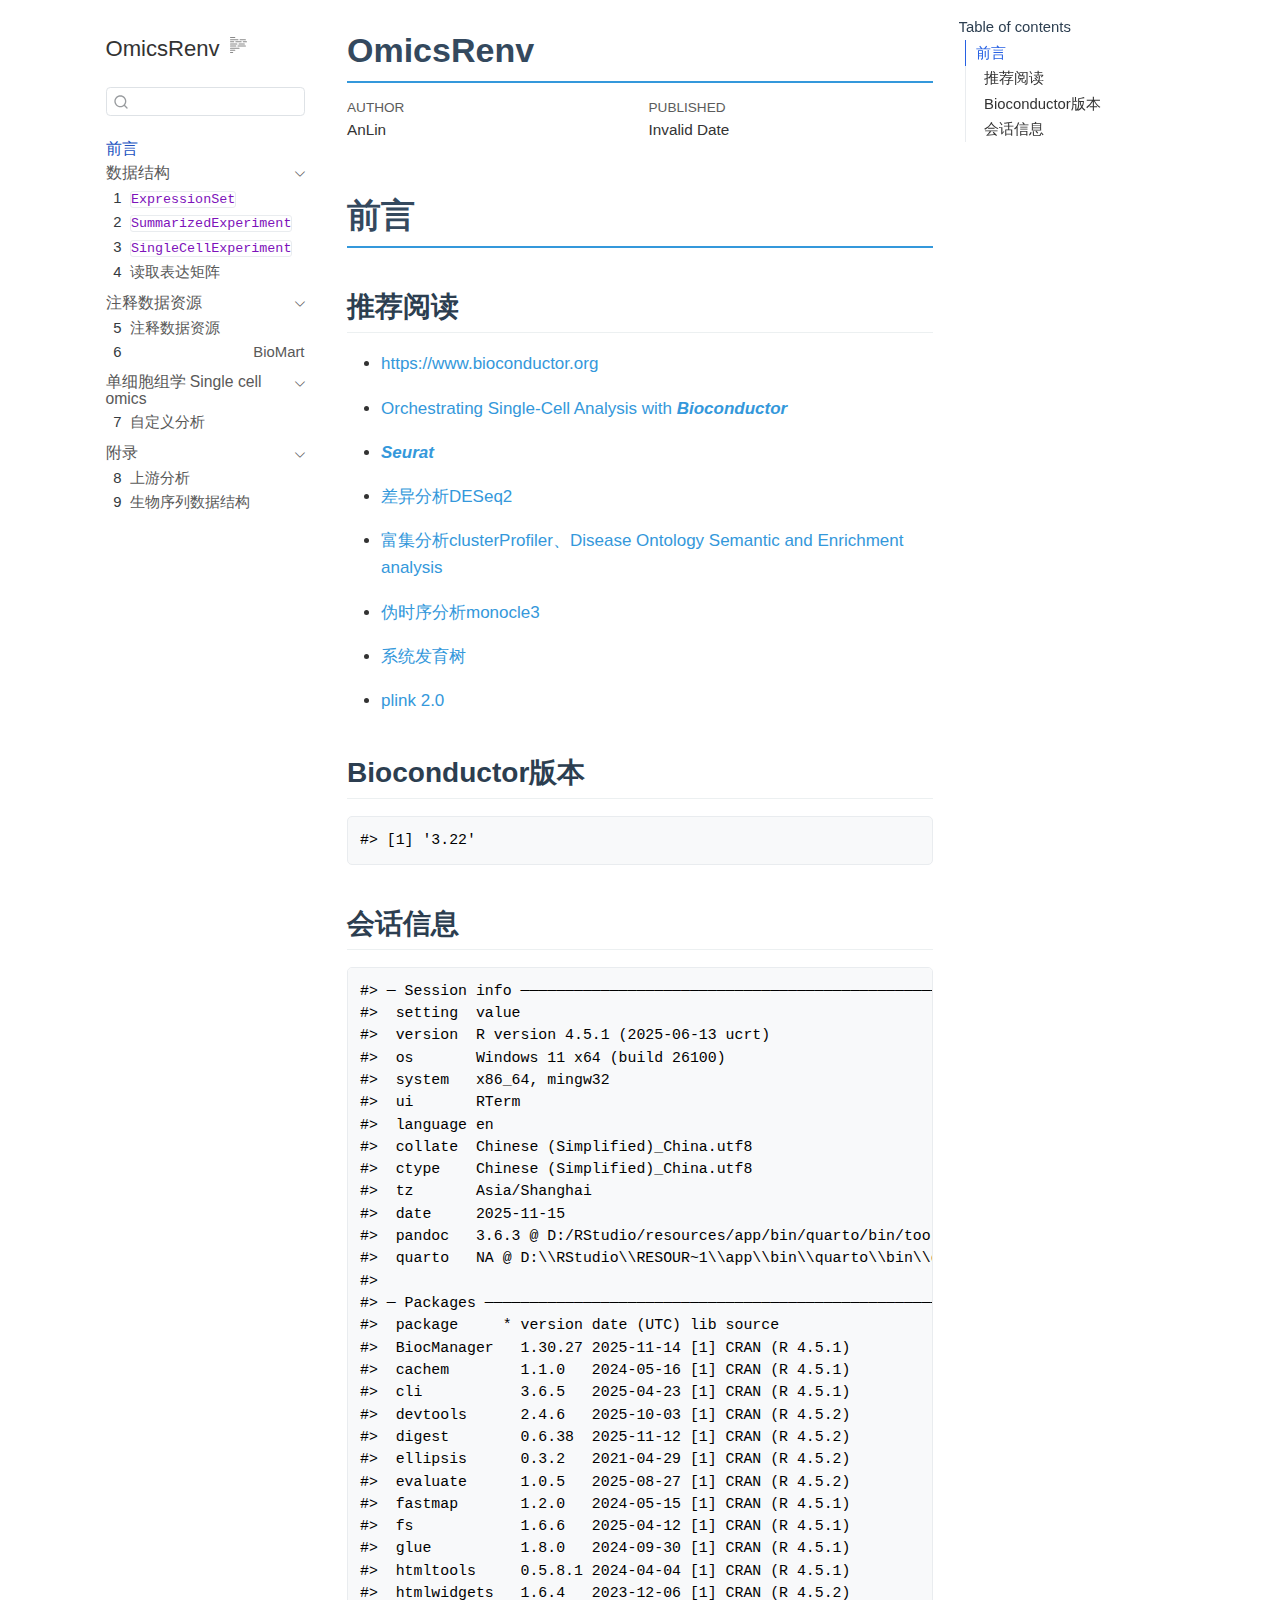
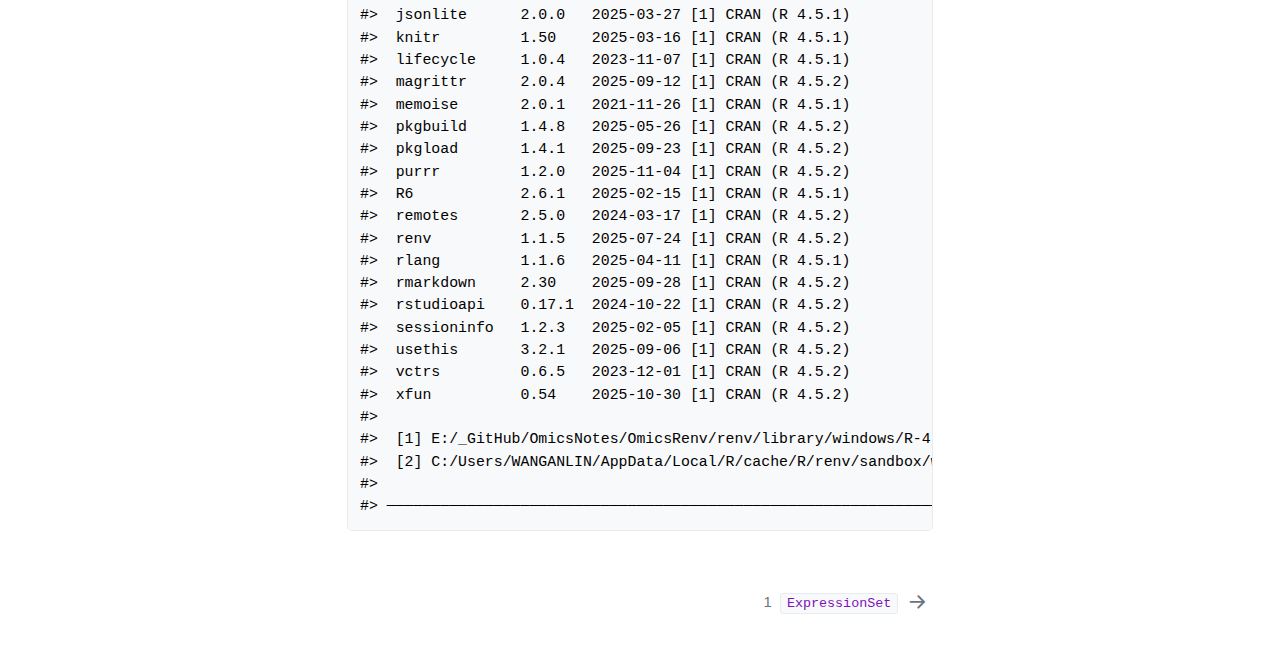
<file: docs/index.html>
<!DOCTYPE html>
<html xmlns="http://www.w3.org/1999/xhtml" lang="en" xml:lang="en"><head>

<meta charset="utf-8">
<meta name="generator" content="quarto-1.7.32">

<meta name="viewport" content="width=device-width, initial-scale=1.0, user-scalable=yes">

<meta name="author" content="AnLin">

<title>OmicsRenv</title>
<style>
code{white-space: pre-wrap;}
span.smallcaps{font-variant: small-caps;}
div.columns{display: flex; gap: min(4vw, 1.5em);}
div.column{flex: auto; overflow-x: auto;}
div.hanging-indent{margin-left: 1.5em; text-indent: -1.5em;}
ul.task-list{list-style: none;}
ul.task-list li input[type="checkbox"] {
  width: 0.8em;
  margin: 0 0.8em 0.2em -1em; /* quarto-specific, see https://github.com/quarto-dev/quarto-cli/issues/4556 */ 
  vertical-align: middle;
}
</style>


<script src="site_libs/quarto-nav/quarto-nav.js"></script>
<script src="site_libs/quarto-nav/headroom.min.js"></script>
<script src="site_libs/clipboard/clipboard.min.js"></script>
<script src="site_libs/quarto-search/autocomplete.umd.js"></script>
<script src="site_libs/quarto-search/fuse.min.js"></script>
<script src="site_libs/quarto-search/quarto-search.js"></script>
<meta name="quarto:offset" content="./">
<link href="./ExpressionSet.html" rel="next">
<script src="site_libs/quarto-html/quarto.js" type="module"></script>
<script src="site_libs/quarto-html/tabsets/tabsets.js" type="module"></script>
<script src="site_libs/quarto-html/popper.min.js"></script>
<script src="site_libs/quarto-html/tippy.umd.min.js"></script>
<script src="site_libs/quarto-html/anchor.min.js"></script>
<link href="site_libs/quarto-html/tippy.css" rel="stylesheet">
<link href="site_libs/quarto-html/quarto-syntax-highlighting-37eea08aefeeee20ff55810ff984fec1.css" rel="stylesheet" id="quarto-text-highlighting-styles">
<script src="site_libs/bootstrap/bootstrap.min.js"></script>
<link href="site_libs/bootstrap/bootstrap-icons.css" rel="stylesheet">
<link href="site_libs/bootstrap/bootstrap-364982630eef5352dd1537128a8ed5cb.min.css" rel="stylesheet" append-hash="true" id="quarto-bootstrap" data-mode="light">
<script id="quarto-search-options" type="application/json">{
  "location": "sidebar",
  "copy-button": false,
  "collapse-after": 3,
  "panel-placement": "start",
  "type": "textbox",
  "limit": 50,
  "keyboard-shortcut": [
    "f",
    "/",
    "s"
  ],
  "show-item-context": false,
  "language": {
    "search-no-results-text": "No results",
    "search-matching-documents-text": "matching documents",
    "search-copy-link-title": "Copy link to search",
    "search-hide-matches-text": "Hide additional matches",
    "search-more-match-text": "more match in this document",
    "search-more-matches-text": "more matches in this document",
    "search-clear-button-title": "Clear",
    "search-text-placeholder": "",
    "search-detached-cancel-button-title": "Cancel",
    "search-submit-button-title": "Submit",
    "search-label": "Search"
  }
}</script>


<link rel="stylesheet" href="styles.css">
</head>

<body class="nav-sidebar floating quarto-light">

<div id="quarto-search-results"></div>
  <header id="quarto-header" class="headroom fixed-top">
  <nav class="quarto-secondary-nav">
    <div class="container-fluid d-flex">
      <button type="button" class="quarto-btn-toggle btn" data-bs-toggle="collapse" role="button" data-bs-target=".quarto-sidebar-collapse-item" aria-controls="quarto-sidebar" aria-expanded="false" aria-label="Toggle sidebar navigation" onclick="if (window.quartoToggleHeadroom) { window.quartoToggleHeadroom(); }">
        <i class="bi bi-layout-text-sidebar-reverse"></i>
      </button>
        <nav class="quarto-page-breadcrumbs" aria-label="breadcrumb"><ol class="breadcrumb"><li class="breadcrumb-item"><a href="./index.html">前言</a></li></ol></nav>
        <a class="flex-grow-1" role="navigation" data-bs-toggle="collapse" data-bs-target=".quarto-sidebar-collapse-item" aria-controls="quarto-sidebar" aria-expanded="false" aria-label="Toggle sidebar navigation" onclick="if (window.quartoToggleHeadroom) { window.quartoToggleHeadroom(); }">      
        </a>
      <button type="button" class="btn quarto-search-button" aria-label="Search" onclick="window.quartoOpenSearch();">
        <i class="bi bi-search"></i>
      </button>
    </div>
  </nav>
</header>
<!-- content -->
<div id="quarto-content" class="quarto-container page-columns page-rows-contents page-layout-article">
<!-- sidebar -->
  <nav id="quarto-sidebar" class="sidebar collapse collapse-horizontal quarto-sidebar-collapse-item sidebar-navigation floating overflow-auto">
    <div class="pt-lg-2 mt-2 text-left sidebar-header">
    <div class="sidebar-title mb-0 py-0">
      <a href="./">OmicsRenv</a> 
        <div class="sidebar-tools-main">
  <a href="" class="quarto-reader-toggle quarto-navigation-tool px-1" onclick="window.quartoToggleReader(); return false;" title="Toggle reader mode">
  <div class="quarto-reader-toggle-btn">
  <i class="bi"></i>
  </div>
</a>
</div>
    </div>
      </div>
        <div class="mt-2 flex-shrink-0 align-items-center">
        <div class="sidebar-search">
        <div id="quarto-search" class="" title="Search"></div>
        </div>
        </div>
    <div class="sidebar-menu-container"> 
    <ul class="list-unstyled mt-1">
        <li class="sidebar-item">
  <div class="sidebar-item-container"> 
  <a href="./index.html" class="sidebar-item-text sidebar-link active">
 <span class="menu-text">前言</span></a>
  </div>
</li>
        <li class="sidebar-item sidebar-item-section">
      <div class="sidebar-item-container"> 
            <a class="sidebar-item-text sidebar-link text-start" data-bs-toggle="collapse" data-bs-target="#quarto-sidebar-section-1" role="navigation" aria-expanded="true">
 <span class="menu-text">数据结构</span></a>
          <a class="sidebar-item-toggle text-start" data-bs-toggle="collapse" data-bs-target="#quarto-sidebar-section-1" role="navigation" aria-expanded="true" aria-label="Toggle section">
            <i class="bi bi-chevron-right ms-2"></i>
          </a> 
      </div>
      <ul id="quarto-sidebar-section-1" class="collapse list-unstyled sidebar-section depth1 show">  
          <li class="sidebar-item">
  <div class="sidebar-item-container"> 
  <a href="./ExpressionSet.html" class="sidebar-item-text sidebar-link">
 <span class="menu-text"><span class="chapter-number">1</span>&nbsp; <span class="chapter-title"><code>ExpressionSet</code></span></span></a>
  </div>
</li>
          <li class="sidebar-item">
  <div class="sidebar-item-container"> 
  <a href="./SummarizedExperiment.html" class="sidebar-item-text sidebar-link">
 <span class="menu-text"><span class="chapter-number">2</span>&nbsp; <span class="chapter-title"><code>SummarizedExperiment</code></span></span></a>
  </div>
</li>
          <li class="sidebar-item">
  <div class="sidebar-item-container"> 
  <a href="./SingleCellExperiment.html" class="sidebar-item-text sidebar-link">
 <span class="menu-text"><span class="chapter-number">3</span>&nbsp; <span class="chapter-title"><code>SingleCellExperiment</code></span></span></a>
  </div>
</li>
          <li class="sidebar-item">
  <div class="sidebar-item-container"> 
  <a href="./read.html" class="sidebar-item-text sidebar-link">
 <span class="menu-text"><span class="chapter-number">4</span>&nbsp; <span class="chapter-title">读取表达矩阵</span></span></a>
  </div>
</li>
      </ul>
  </li>
        <li class="sidebar-item sidebar-item-section">
      <div class="sidebar-item-container"> 
            <a class="sidebar-item-text sidebar-link text-start" data-bs-toggle="collapse" data-bs-target="#quarto-sidebar-section-2" role="navigation" aria-expanded="true">
 <span class="menu-text">注释数据资源</span></a>
          <a class="sidebar-item-toggle text-start" data-bs-toggle="collapse" data-bs-target="#quarto-sidebar-section-2" role="navigation" aria-expanded="true" aria-label="Toggle section">
            <i class="bi bi-chevron-right ms-2"></i>
          </a> 
      </div>
      <ul id="quarto-sidebar-section-2" class="collapse list-unstyled sidebar-section depth1 show">  
          <li class="sidebar-item">
  <div class="sidebar-item-container"> 
  <a href="./annotation_resources.html" class="sidebar-item-text sidebar-link">
 <span class="menu-text"><span class="chapter-number">5</span>&nbsp; <span class="chapter-title">注释数据资源</span></span></a>
  </div>
</li>
          <li class="sidebar-item">
  <div class="sidebar-item-container"> 
  <a href="./biomaRt.html" class="sidebar-item-text sidebar-link">
 <span class="menu-text"><span class="chapter-number">6</span>&nbsp; <span class="chapter-title"></span></span></a><a href="https://bioconductor.org/packages/release/bioc/html/biomaRt.html">BioMart</a>
  </div>
</li>
      </ul>
  </li>
        <li class="sidebar-item sidebar-item-section">
      <div class="sidebar-item-container"> 
            <a href="./single_cell_omics.html" class="sidebar-item-text sidebar-link">
 <span class="menu-text">单细胞组学 Single cell omics</span></a>
          <a class="sidebar-item-toggle text-start" data-bs-toggle="collapse" data-bs-target="#quarto-sidebar-section-3" role="navigation" aria-expanded="true" aria-label="Toggle section">
            <i class="bi bi-chevron-right ms-2"></i>
          </a> 
      </div>
      <ul id="quarto-sidebar-section-3" class="collapse list-unstyled sidebar-section depth1 show">  
          <li class="sidebar-item">
  <div class="sidebar-item-container"> 
  <a href="./Orchestrating_Single_Cell_Analysis.html" class="sidebar-item-text sidebar-link">
 <span class="menu-text"><span class="chapter-number">7</span>&nbsp; <span class="chapter-title">自定义分析</span></span></a>
  </div>
</li>
      </ul>
  </li>
        <li class="sidebar-item sidebar-item-section">
      <div class="sidebar-item-container"> 
            <a class="sidebar-item-text sidebar-link text-start" data-bs-toggle="collapse" data-bs-target="#quarto-sidebar-section-4" role="navigation" aria-expanded="true">
 <span class="menu-text">附录</span></a>
          <a class="sidebar-item-toggle text-start" data-bs-toggle="collapse" data-bs-target="#quarto-sidebar-section-4" role="navigation" aria-expanded="true" aria-label="Toggle section">
            <i class="bi bi-chevron-right ms-2"></i>
          </a> 
      </div>
      <ul id="quarto-sidebar-section-4" class="collapse list-unstyled sidebar-section depth1 show">  
          <li class="sidebar-item">
  <div class="sidebar-item-container"> 
  <a href="./upstream_analysis.html" class="sidebar-item-text sidebar-link">
 <span class="menu-text"><span class="chapter-number">8</span>&nbsp; <span class="chapter-title">上游分析</span></span></a>
  </div>
</li>
          <li class="sidebar-item">
  <div class="sidebar-item-container"> 
  <a href="./sequence_structure.html" class="sidebar-item-text sidebar-link">
 <span class="menu-text"><span class="chapter-number">9</span>&nbsp; <span class="chapter-title">生物序列数据结构</span></span></a>
  </div>
</li>
      </ul>
  </li>
    </ul>
    </div>
</nav>
<div id="quarto-sidebar-glass" class="quarto-sidebar-collapse-item" data-bs-toggle="collapse" data-bs-target=".quarto-sidebar-collapse-item"></div>
<!-- margin-sidebar -->
    <div id="quarto-margin-sidebar" class="sidebar margin-sidebar">
        <nav id="TOC" role="doc-toc" class="toc-active">
    <h2 id="toc-title">Table of contents</h2>
   
  <ul>
  <li><a href="#前言" id="toc-前言" class="nav-link active" data-scroll-target="#前言">前言</a>
  <ul class="collapse">
  <li><a href="#推荐阅读" id="toc-推荐阅读" class="nav-link" data-scroll-target="#推荐阅读">推荐阅读</a></li>
  <li><a href="#bioconductor版本" id="toc-bioconductor版本" class="nav-link" data-scroll-target="#bioconductor版本">Bioconductor版本</a></li>
  <li><a href="#会话信息" id="toc-会话信息" class="nav-link" data-scroll-target="#会话信息">会话信息</a></li>
  </ul></li>
  </ul>
</nav>
    </div>
<!-- main -->
<main class="content" id="quarto-document-content">

<header id="title-block-header" class="quarto-title-block default">
<div class="quarto-title">
<h1 class="title">OmicsRenv</h1>
</div>



<div class="quarto-title-meta">

    <div>
    <div class="quarto-title-meta-heading">Author</div>
    <div class="quarto-title-meta-contents">
             <p>AnLin </p>
          </div>
  </div>
    
    <div>
    <div class="quarto-title-meta-heading">Published</div>
    <div class="quarto-title-meta-contents">
      <p class="date">Invalid Date</p>
    </div>
  </div>
  
    
  </div>
  


</header>


<section id="前言" class="level1 unnumbered">
<h1 class="unnumbered">前言</h1>
<section id="推荐阅读" class="level2">
<h2 class="anchored" data-anchor-id="推荐阅读">推荐阅读</h2>
<ul>
<li><p><a href="https://www.bioconductor.org" class="uri">https://www.bioconductor.org</a></p></li>
<li><p><a href="https://bioconductor.org/books/release/OSCA/">Orchestrating Single-Cell Analysis with <strong><em>Bioconductor</em></strong></a></p></li>
<li><p><a href="https://satijalab.org/seurat/"><strong><em>Seurat</em></strong></a></p></li>
<li><p><a href="https://bioconductor.org/packages/release/bioc/vignettes/DESeq2/inst/doc/DESeq2.html">差异分析DESeq2</a></p></li>
<li><p><a href="https://yulab-smu.top/biomedical-knowledge-mining-book/">富集分析clusterProfiler、Disease Ontology Semantic and Enrichment analysis</a></p></li>
<li><p><a href="https://cole-trapnell-lab.github.io/monocle3/">伪时序分析monocle3</a></p></li>
<li><p><a href="https://yulab-smu.top/treedata-book/">系统发育树</a></p></li>
<li><p><a href="https://www.cog-genomics.org/plink/2.0/">plink 2.0</a></p></li>
</ul>
</section>
<section id="bioconductor版本" class="level2">
<h2 class="anchored" data-anchor-id="bioconductor版本">Bioconductor版本</h2>
<div class="cell">
<pre><code>#&gt; [1] '3.22'</code></pre>
</div>
</section>
<section id="会话信息" class="level2">
<h2 class="anchored" data-anchor-id="会话信息">会话信息</h2>
<div class="cell">
<pre><code>#&gt; ─ Session info ───────────────────────────────────────────────────────────────
#&gt;  setting  value
#&gt;  version  R version 4.5.1 (2025-06-13 ucrt)
#&gt;  os       Windows 11 x64 (build 26100)
#&gt;  system   x86_64, mingw32
#&gt;  ui       RTerm
#&gt;  language en
#&gt;  collate  Chinese (Simplified)_China.utf8
#&gt;  ctype    Chinese (Simplified)_China.utf8
#&gt;  tz       Asia/Shanghai
#&gt;  date     2025-11-15
#&gt;  pandoc   3.6.3 @ D:/RStudio/resources/app/bin/quarto/bin/tools/ (via rmarkdown)
#&gt;  quarto   NA @ D:\\RStudio\\RESOUR~1\\app\\bin\\quarto\\bin\\quarto.exe
#&gt; 
#&gt; ─ Packages ───────────────────────────────────────────────────────────────────
#&gt;  package     * version date (UTC) lib source
#&gt;  BiocManager   1.30.27 2025-11-14 [1] CRAN (R 4.5.1)
#&gt;  cachem        1.1.0   2024-05-16 [1] CRAN (R 4.5.1)
#&gt;  cli           3.6.5   2025-04-23 [1] CRAN (R 4.5.1)
#&gt;  devtools      2.4.6   2025-10-03 [1] CRAN (R 4.5.2)
#&gt;  digest        0.6.38  2025-11-12 [1] CRAN (R 4.5.2)
#&gt;  ellipsis      0.3.2   2021-04-29 [1] CRAN (R 4.5.2)
#&gt;  evaluate      1.0.5   2025-08-27 [1] CRAN (R 4.5.2)
#&gt;  fastmap       1.2.0   2024-05-15 [1] CRAN (R 4.5.1)
#&gt;  fs            1.6.6   2025-04-12 [1] CRAN (R 4.5.1)
#&gt;  glue          1.8.0   2024-09-30 [1] CRAN (R 4.5.1)
#&gt;  htmltools     0.5.8.1 2024-04-04 [1] CRAN (R 4.5.1)
#&gt;  htmlwidgets   1.6.4   2023-12-06 [1] CRAN (R 4.5.2)
#&gt;  jsonlite      2.0.0   2025-03-27 [1] CRAN (R 4.5.1)
#&gt;  knitr         1.50    2025-03-16 [1] CRAN (R 4.5.1)
#&gt;  lifecycle     1.0.4   2023-11-07 [1] CRAN (R 4.5.1)
#&gt;  magrittr      2.0.4   2025-09-12 [1] CRAN (R 4.5.2)
#&gt;  memoise       2.0.1   2021-11-26 [1] CRAN (R 4.5.1)
#&gt;  pkgbuild      1.4.8   2025-05-26 [1] CRAN (R 4.5.2)
#&gt;  pkgload       1.4.1   2025-09-23 [1] CRAN (R 4.5.2)
#&gt;  purrr         1.2.0   2025-11-04 [1] CRAN (R 4.5.2)
#&gt;  R6            2.6.1   2025-02-15 [1] CRAN (R 4.5.1)
#&gt;  remotes       2.5.0   2024-03-17 [1] CRAN (R 4.5.2)
#&gt;  renv          1.1.5   2025-07-24 [1] CRAN (R 4.5.2)
#&gt;  rlang         1.1.6   2025-04-11 [1] CRAN (R 4.5.1)
#&gt;  rmarkdown     2.30    2025-09-28 [1] CRAN (R 4.5.2)
#&gt;  rstudioapi    0.17.1  2024-10-22 [1] CRAN (R 4.5.2)
#&gt;  sessioninfo   1.2.3   2025-02-05 [1] CRAN (R 4.5.2)
#&gt;  usethis       3.2.1   2025-09-06 [1] CRAN (R 4.5.2)
#&gt;  vctrs         0.6.5   2023-12-01 [1] CRAN (R 4.5.2)
#&gt;  xfun          0.54    2025-10-30 [1] CRAN (R 4.5.2)
#&gt; 
#&gt;  [1] E:/_GitHub/OmicsNotes/OmicsRenv/renv/library/windows/R-4.5/x86_64-w64-mingw32
#&gt;  [2] C:/Users/WANGANLIN/AppData/Local/R/cache/R/renv/sandbox/windows/R-4.5/x86_64-w64-mingw32/a26a79d9
#&gt; 
#&gt; ──────────────────────────────────────────────────────────────────────────────</code></pre>
</div>


</section>
</section>

</main> <!-- /main -->
<script id="quarto-html-after-body" type="application/javascript">
  window.document.addEventListener("DOMContentLoaded", function (event) {
    const icon = "";
    const anchorJS = new window.AnchorJS();
    anchorJS.options = {
      placement: 'right',
      icon: icon
    };
    anchorJS.add('.anchored');
    const isCodeAnnotation = (el) => {
      for (const clz of el.classList) {
        if (clz.startsWith('code-annotation-')) {                     
          return true;
        }
      }
      return false;
    }
    const onCopySuccess = function(e) {
      // button target
      const button = e.trigger;
      // don't keep focus
      button.blur();
      // flash "checked"
      button.classList.add('code-copy-button-checked');
      var currentTitle = button.getAttribute("title");
      button.setAttribute("title", "Copied!");
      let tooltip;
      if (window.bootstrap) {
        button.setAttribute("data-bs-toggle", "tooltip");
        button.setAttribute("data-bs-placement", "left");
        button.setAttribute("data-bs-title", "Copied!");
        tooltip = new bootstrap.Tooltip(button, 
          { trigger: "manual", 
            customClass: "code-copy-button-tooltip",
            offset: [0, -8]});
        tooltip.show();    
      }
      setTimeout(function() {
        if (tooltip) {
          tooltip.hide();
          button.removeAttribute("data-bs-title");
          button.removeAttribute("data-bs-toggle");
          button.removeAttribute("data-bs-placement");
        }
        button.setAttribute("title", currentTitle);
        button.classList.remove('code-copy-button-checked');
      }, 1000);
      // clear code selection
      e.clearSelection();
    }
    const getTextToCopy = function(trigger) {
        const codeEl = trigger.previousElementSibling.cloneNode(true);
        for (const childEl of codeEl.children) {
          if (isCodeAnnotation(childEl)) {
            childEl.remove();
          }
        }
        return codeEl.innerText;
    }
    const clipboard = new window.ClipboardJS('.code-copy-button:not([data-in-quarto-modal])', {
      text: getTextToCopy
    });
    clipboard.on('success', onCopySuccess);
    if (window.document.getElementById('quarto-embedded-source-code-modal')) {
      const clipboardModal = new window.ClipboardJS('.code-copy-button[data-in-quarto-modal]', {
        text: getTextToCopy,
        container: window.document.getElementById('quarto-embedded-source-code-modal')
      });
      clipboardModal.on('success', onCopySuccess);
    }
      var localhostRegex = new RegExp(/^(?:http|https):\/\/localhost\:?[0-9]*\//);
      var mailtoRegex = new RegExp(/^mailto:/);
        var filterRegex = new RegExp('/' + window.location.host + '/');
      var isInternal = (href) => {
          return filterRegex.test(href) || localhostRegex.test(href) || mailtoRegex.test(href);
      }
      // Inspect non-navigation links and adorn them if external
     var links = window.document.querySelectorAll('a[href]:not(.nav-link):not(.navbar-brand):not(.toc-action):not(.sidebar-link):not(.sidebar-item-toggle):not(.pagination-link):not(.no-external):not([aria-hidden]):not(.dropdown-item):not(.quarto-navigation-tool):not(.about-link)');
      for (var i=0; i<links.length; i++) {
        const link = links[i];
        if (!isInternal(link.href)) {
          // undo the damage that might have been done by quarto-nav.js in the case of
          // links that we want to consider external
          if (link.dataset.originalHref !== undefined) {
            link.href = link.dataset.originalHref;
          }
        }
      }
    function tippyHover(el, contentFn, onTriggerFn, onUntriggerFn) {
      const config = {
        allowHTML: true,
        maxWidth: 500,
        delay: 100,
        arrow: false,
        appendTo: function(el) {
            return el.parentElement;
        },
        interactive: true,
        interactiveBorder: 10,
        theme: 'quarto',
        placement: 'bottom-start',
      };
      if (contentFn) {
        config.content = contentFn;
      }
      if (onTriggerFn) {
        config.onTrigger = onTriggerFn;
      }
      if (onUntriggerFn) {
        config.onUntrigger = onUntriggerFn;
      }
      window.tippy(el, config); 
    }
    const noterefs = window.document.querySelectorAll('a[role="doc-noteref"]');
    for (var i=0; i<noterefs.length; i++) {
      const ref = noterefs[i];
      tippyHover(ref, function() {
        // use id or data attribute instead here
        let href = ref.getAttribute('data-footnote-href') || ref.getAttribute('href');
        try { href = new URL(href).hash; } catch {}
        const id = href.replace(/^#\/?/, "");
        const note = window.document.getElementById(id);
        if (note) {
          return note.innerHTML;
        } else {
          return "";
        }
      });
    }
    const xrefs = window.document.querySelectorAll('a.quarto-xref');
    const processXRef = (id, note) => {
      // Strip column container classes
      const stripColumnClz = (el) => {
        el.classList.remove("page-full", "page-columns");
        if (el.children) {
          for (const child of el.children) {
            stripColumnClz(child);
          }
        }
      }
      stripColumnClz(note)
      if (id === null || id.startsWith('sec-')) {
        // Special case sections, only their first couple elements
        const container = document.createElement("div");
        if (note.children && note.children.length > 2) {
          container.appendChild(note.children[0].cloneNode(true));
          for (let i = 1; i < note.children.length; i++) {
            const child = note.children[i];
            if (child.tagName === "P" && child.innerText === "") {
              continue;
            } else {
              container.appendChild(child.cloneNode(true));
              break;
            }
          }
          if (window.Quarto?.typesetMath) {
            window.Quarto.typesetMath(container);
          }
          return container.innerHTML
        } else {
          if (window.Quarto?.typesetMath) {
            window.Quarto.typesetMath(note);
          }
          return note.innerHTML;
        }
      } else {
        // Remove any anchor links if they are present
        const anchorLink = note.querySelector('a.anchorjs-link');
        if (anchorLink) {
          anchorLink.remove();
        }
        if (window.Quarto?.typesetMath) {
          window.Quarto.typesetMath(note);
        }
        if (note.classList.contains("callout")) {
          return note.outerHTML;
        } else {
          return note.innerHTML;
        }
      }
    }
    for (var i=0; i<xrefs.length; i++) {
      const xref = xrefs[i];
      tippyHover(xref, undefined, function(instance) {
        instance.disable();
        let url = xref.getAttribute('href');
        let hash = undefined; 
        if (url.startsWith('#')) {
          hash = url;
        } else {
          try { hash = new URL(url).hash; } catch {}
        }
        if (hash) {
          const id = hash.replace(/^#\/?/, "");
          const note = window.document.getElementById(id);
          if (note !== null) {
            try {
              const html = processXRef(id, note.cloneNode(true));
              instance.setContent(html);
            } finally {
              instance.enable();
              instance.show();
            }
          } else {
            // See if we can fetch this
            fetch(url.split('#')[0])
            .then(res => res.text())
            .then(html => {
              const parser = new DOMParser();
              const htmlDoc = parser.parseFromString(html, "text/html");
              const note = htmlDoc.getElementById(id);
              if (note !== null) {
                const html = processXRef(id, note);
                instance.setContent(html);
              } 
            }).finally(() => {
              instance.enable();
              instance.show();
            });
          }
        } else {
          // See if we can fetch a full url (with no hash to target)
          // This is a special case and we should probably do some content thinning / targeting
          fetch(url)
          .then(res => res.text())
          .then(html => {
            const parser = new DOMParser();
            const htmlDoc = parser.parseFromString(html, "text/html");
            const note = htmlDoc.querySelector('main.content');
            if (note !== null) {
              // This should only happen for chapter cross references
              // (since there is no id in the URL)
              // remove the first header
              if (note.children.length > 0 && note.children[0].tagName === "HEADER") {
                note.children[0].remove();
              }
              const html = processXRef(null, note);
              instance.setContent(html);
            } 
          }).finally(() => {
            instance.enable();
            instance.show();
          });
        }
      }, function(instance) {
      });
    }
        let selectedAnnoteEl;
        const selectorForAnnotation = ( cell, annotation) => {
          let cellAttr = 'data-code-cell="' + cell + '"';
          let lineAttr = 'data-code-annotation="' +  annotation + '"';
          const selector = 'span[' + cellAttr + '][' + lineAttr + ']';
          return selector;
        }
        const selectCodeLines = (annoteEl) => {
          const doc = window.document;
          const targetCell = annoteEl.getAttribute("data-target-cell");
          const targetAnnotation = annoteEl.getAttribute("data-target-annotation");
          const annoteSpan = window.document.querySelector(selectorForAnnotation(targetCell, targetAnnotation));
          const lines = annoteSpan.getAttribute("data-code-lines").split(",");
          const lineIds = lines.map((line) => {
            return targetCell + "-" + line;
          })
          let top = null;
          let height = null;
          let parent = null;
          if (lineIds.length > 0) {
              //compute the position of the single el (top and bottom and make a div)
              const el = window.document.getElementById(lineIds[0]);
              top = el.offsetTop;
              height = el.offsetHeight;
              parent = el.parentElement.parentElement;
            if (lineIds.length > 1) {
              const lastEl = window.document.getElementById(lineIds[lineIds.length - 1]);
              const bottom = lastEl.offsetTop + lastEl.offsetHeight;
              height = bottom - top;
            }
            if (top !== null && height !== null && parent !== null) {
              // cook up a div (if necessary) and position it 
              let div = window.document.getElementById("code-annotation-line-highlight");
              if (div === null) {
                div = window.document.createElement("div");
                div.setAttribute("id", "code-annotation-line-highlight");
                div.style.position = 'absolute';
                parent.appendChild(div);
              }
              div.style.top = top - 2 + "px";
              div.style.height = height + 4 + "px";
              div.style.left = 0;
              let gutterDiv = window.document.getElementById("code-annotation-line-highlight-gutter");
              if (gutterDiv === null) {
                gutterDiv = window.document.createElement("div");
                gutterDiv.setAttribute("id", "code-annotation-line-highlight-gutter");
                gutterDiv.style.position = 'absolute';
                const codeCell = window.document.getElementById(targetCell);
                const gutter = codeCell.querySelector('.code-annotation-gutter');
                gutter.appendChild(gutterDiv);
              }
              gutterDiv.style.top = top - 2 + "px";
              gutterDiv.style.height = height + 4 + "px";
            }
            selectedAnnoteEl = annoteEl;
          }
        };
        const unselectCodeLines = () => {
          const elementsIds = ["code-annotation-line-highlight", "code-annotation-line-highlight-gutter"];
          elementsIds.forEach((elId) => {
            const div = window.document.getElementById(elId);
            if (div) {
              div.remove();
            }
          });
          selectedAnnoteEl = undefined;
        };
          // Handle positioning of the toggle
      window.addEventListener(
        "resize",
        throttle(() => {
          elRect = undefined;
          if (selectedAnnoteEl) {
            selectCodeLines(selectedAnnoteEl);
          }
        }, 10)
      );
      function throttle(fn, ms) {
      let throttle = false;
      let timer;
        return (...args) => {
          if(!throttle) { // first call gets through
              fn.apply(this, args);
              throttle = true;
          } else { // all the others get throttled
              if(timer) clearTimeout(timer); // cancel #2
              timer = setTimeout(() => {
                fn.apply(this, args);
                timer = throttle = false;
              }, ms);
          }
        };
      }
        // Attach click handler to the DT
        const annoteDls = window.document.querySelectorAll('dt[data-target-cell]');
        for (const annoteDlNode of annoteDls) {
          annoteDlNode.addEventListener('click', (event) => {
            const clickedEl = event.target;
            if (clickedEl !== selectedAnnoteEl) {
              unselectCodeLines();
              const activeEl = window.document.querySelector('dt[data-target-cell].code-annotation-active');
              if (activeEl) {
                activeEl.classList.remove('code-annotation-active');
              }
              selectCodeLines(clickedEl);
              clickedEl.classList.add('code-annotation-active');
            } else {
              // Unselect the line
              unselectCodeLines();
              clickedEl.classList.remove('code-annotation-active');
            }
          });
        }
    const findCites = (el) => {
      const parentEl = el.parentElement;
      if (parentEl) {
        const cites = parentEl.dataset.cites;
        if (cites) {
          return {
            el,
            cites: cites.split(' ')
          };
        } else {
          return findCites(el.parentElement)
        }
      } else {
        return undefined;
      }
    };
    var bibliorefs = window.document.querySelectorAll('a[role="doc-biblioref"]');
    for (var i=0; i<bibliorefs.length; i++) {
      const ref = bibliorefs[i];
      const citeInfo = findCites(ref);
      if (citeInfo) {
        tippyHover(citeInfo.el, function() {
          var popup = window.document.createElement('div');
          citeInfo.cites.forEach(function(cite) {
            var citeDiv = window.document.createElement('div');
            citeDiv.classList.add('hanging-indent');
            citeDiv.classList.add('csl-entry');
            var biblioDiv = window.document.getElementById('ref-' + cite);
            if (biblioDiv) {
              citeDiv.innerHTML = biblioDiv.innerHTML;
            }
            popup.appendChild(citeDiv);
          });
          return popup.innerHTML;
        });
      }
    }
  });
  </script>
<nav class="page-navigation">
  <div class="nav-page nav-page-previous">
  </div>
  <div class="nav-page nav-page-next">
      <a href="./ExpressionSet.html" class="pagination-link" aria-label="`ExpressionSet`">
        <span class="nav-page-text"><span class="chapter-number">1</span>&nbsp; <span class="chapter-title"><code>ExpressionSet</code></span></span> <i class="bi bi-arrow-right-short"></i>
      </a>
  </div>
</nav>
</div> <!-- /content -->




</body></html>
</file>
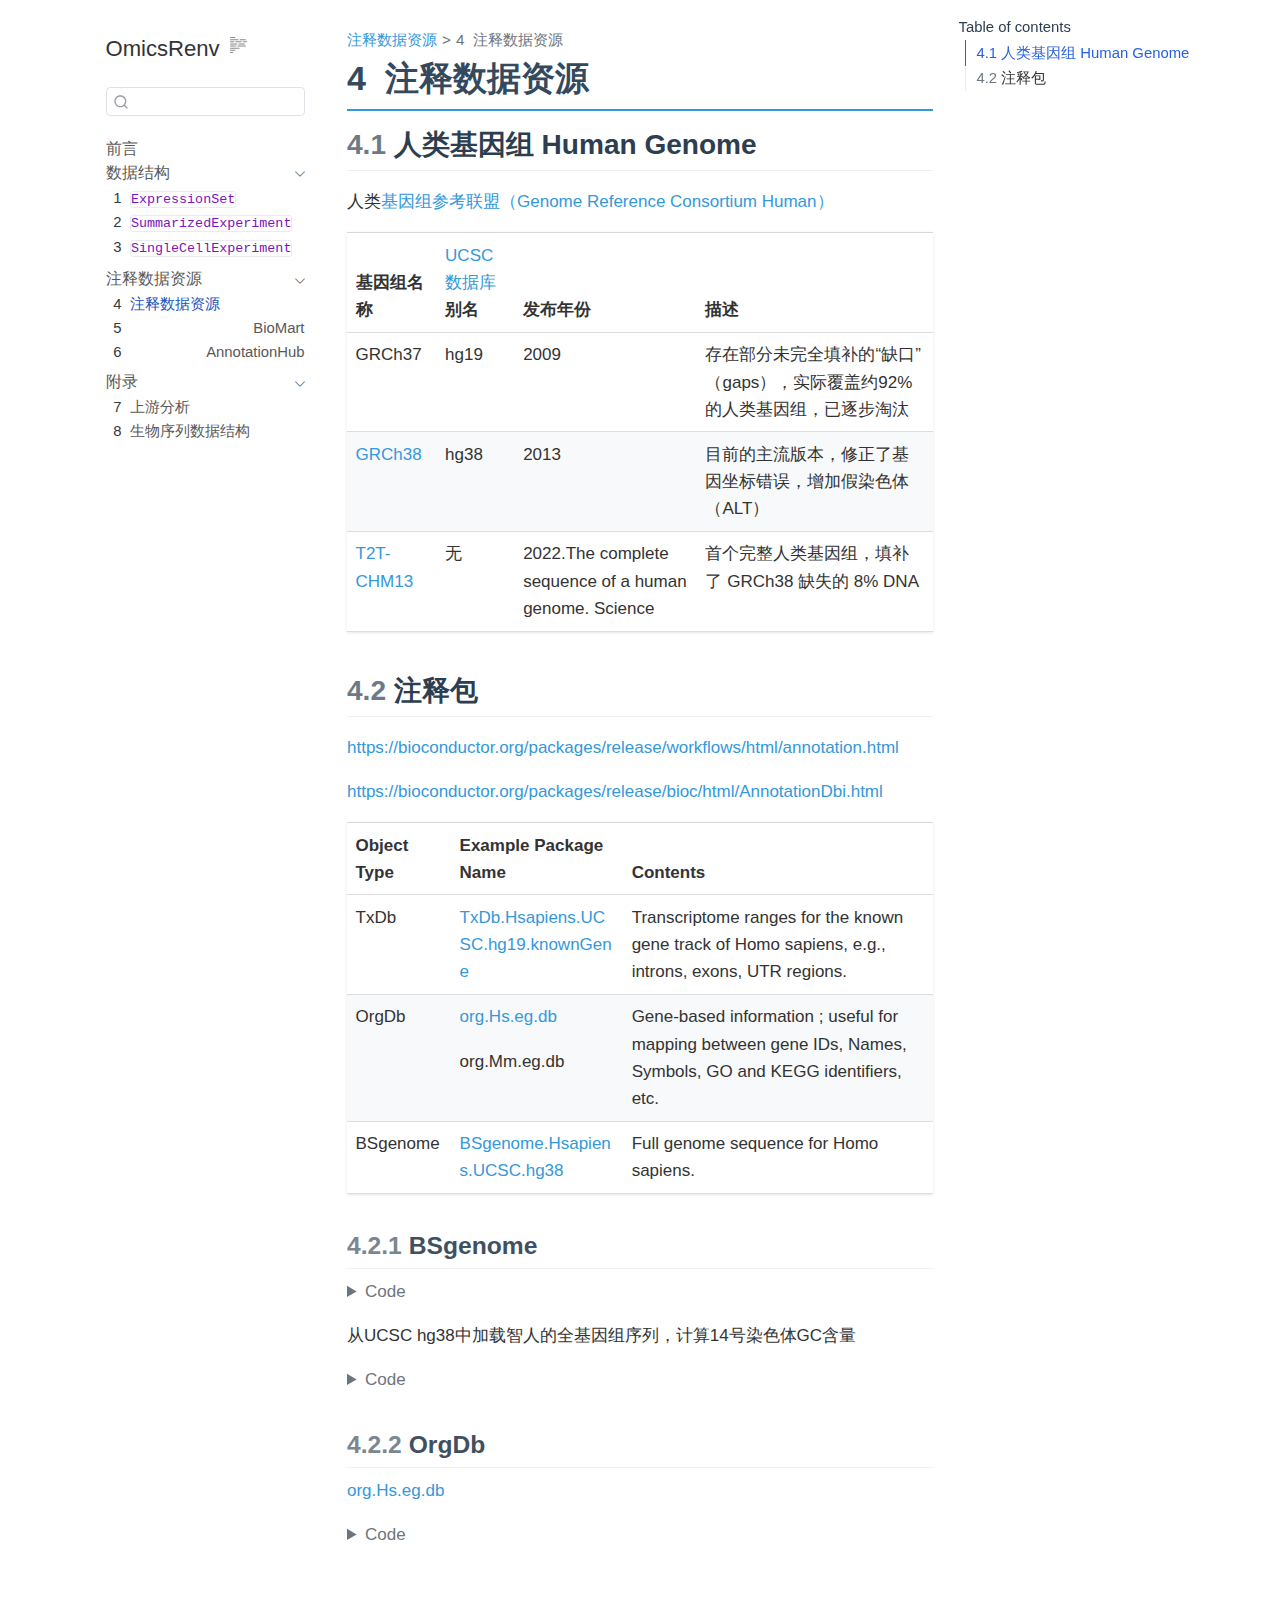
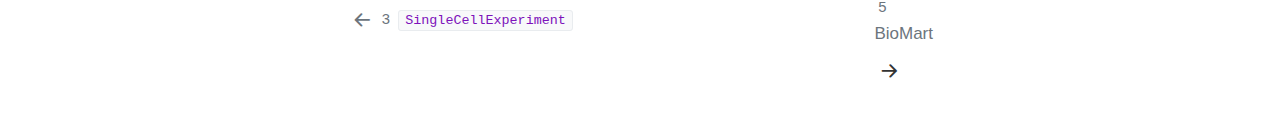
<file: docs/annotation_database.html>
<!DOCTYPE html>
<html xmlns="http://www.w3.org/1999/xhtml" lang="en" xml:lang="en"><head>

<meta charset="utf-8">
<meta name="generator" content="quarto-1.7.32">

<meta name="viewport" content="width=device-width, initial-scale=1.0, user-scalable=yes">


<title>4&nbsp; 注释数据资源 – OmicsRenv</title>
<style>
code{white-space: pre-wrap;}
span.smallcaps{font-variant: small-caps;}
div.columns{display: flex; gap: min(4vw, 1.5em);}
div.column{flex: auto; overflow-x: auto;}
div.hanging-indent{margin-left: 1.5em; text-indent: -1.5em;}
ul.task-list{list-style: none;}
ul.task-list li input[type="checkbox"] {
  width: 0.8em;
  margin: 0 0.8em 0.2em -1em; /* quarto-specific, see https://github.com/quarto-dev/quarto-cli/issues/4556 */ 
  vertical-align: middle;
}
/* CSS for syntax highlighting */
html { -webkit-text-size-adjust: 100%; }
pre > code.sourceCode { white-space: pre; position: relative; }
pre > code.sourceCode > span { display: inline-block; line-height: 1.25; }
pre > code.sourceCode > span:empty { height: 1.2em; }
.sourceCode { overflow: visible; }
code.sourceCode > span { color: inherit; text-decoration: inherit; }
div.sourceCode { margin: 1em 0; }
pre.sourceCode { margin: 0; }
@media screen {
div.sourceCode { overflow: auto; }
}
@media print {
pre > code.sourceCode { white-space: pre-wrap; }
pre > code.sourceCode > span { text-indent: -5em; padding-left: 5em; }
}
pre.numberSource code
  { counter-reset: source-line 0; }
pre.numberSource code > span
  { position: relative; left: -4em; counter-increment: source-line; }
pre.numberSource code > span > a:first-child::before
  { content: counter(source-line);
    position: relative; left: -1em; text-align: right; vertical-align: baseline;
    border: none; display: inline-block;
    -webkit-touch-callout: none; -webkit-user-select: none;
    -khtml-user-select: none; -moz-user-select: none;
    -ms-user-select: none; user-select: none;
    padding: 0 4px; width: 4em;
  }
pre.numberSource { margin-left: 3em;  padding-left: 4px; }
div.sourceCode
  {   }
@media screen {
pre > code.sourceCode > span > a:first-child::before { text-decoration: underline; }
}
</style>


<script src="site_libs/quarto-nav/quarto-nav.js"></script>
<script src="site_libs/quarto-nav/headroom.min.js"></script>
<script src="site_libs/clipboard/clipboard.min.js"></script>
<script src="site_libs/quarto-search/autocomplete.umd.js"></script>
<script src="site_libs/quarto-search/fuse.min.js"></script>
<script src="site_libs/quarto-search/quarto-search.js"></script>
<meta name="quarto:offset" content="./">
<link href="./biomaRt.html" rel="next">
<link href="./SingleCellExperiment.html" rel="prev">
<script src="site_libs/quarto-html/quarto.js" type="module"></script>
<script src="site_libs/quarto-html/tabsets/tabsets.js" type="module"></script>
<script src="site_libs/quarto-html/popper.min.js"></script>
<script src="site_libs/quarto-html/tippy.umd.min.js"></script>
<script src="site_libs/quarto-html/anchor.min.js"></script>
<link href="site_libs/quarto-html/tippy.css" rel="stylesheet">
<link href="site_libs/quarto-html/quarto-syntax-highlighting-37eea08aefeeee20ff55810ff984fec1.css" rel="stylesheet" id="quarto-text-highlighting-styles">
<script src="site_libs/bootstrap/bootstrap.min.js"></script>
<link href="site_libs/bootstrap/bootstrap-icons.css" rel="stylesheet">
<link href="site_libs/bootstrap/bootstrap-364982630eef5352dd1537128a8ed5cb.min.css" rel="stylesheet" append-hash="true" id="quarto-bootstrap" data-mode="light">
<script id="quarto-search-options" type="application/json">{
  "location": "sidebar",
  "copy-button": false,
  "collapse-after": 3,
  "panel-placement": "start",
  "type": "textbox",
  "limit": 50,
  "keyboard-shortcut": [
    "f",
    "/",
    "s"
  ],
  "show-item-context": false,
  "language": {
    "search-no-results-text": "No results",
    "search-matching-documents-text": "matching documents",
    "search-copy-link-title": "Copy link to search",
    "search-hide-matches-text": "Hide additional matches",
    "search-more-match-text": "more match in this document",
    "search-more-matches-text": "more matches in this document",
    "search-clear-button-title": "Clear",
    "search-text-placeholder": "",
    "search-detached-cancel-button-title": "Cancel",
    "search-submit-button-title": "Submit",
    "search-label": "Search"
  }
}</script>


<link rel="stylesheet" href="styles.css">
</head>

<body class="nav-sidebar floating quarto-light">

<div id="quarto-search-results"></div>
  <header id="quarto-header" class="headroom fixed-top">
  <nav class="quarto-secondary-nav">
    <div class="container-fluid d-flex">
      <button type="button" class="quarto-btn-toggle btn" data-bs-toggle="collapse" role="button" data-bs-target=".quarto-sidebar-collapse-item" aria-controls="quarto-sidebar" aria-expanded="false" aria-label="Toggle sidebar navigation" onclick="if (window.quartoToggleHeadroom) { window.quartoToggleHeadroom(); }">
        <i class="bi bi-layout-text-sidebar-reverse"></i>
      </button>
        <nav class="quarto-page-breadcrumbs" aria-label="breadcrumb"><ol class="breadcrumb"><li class="breadcrumb-item"><a href="./annotation_database.html">注释数据资源</a></li><li class="breadcrumb-item"><a href="./annotation_database.html"><span class="chapter-number">4</span>&nbsp; <span class="chapter-title">注释数据资源</span></a></li></ol></nav>
        <a class="flex-grow-1" role="navigation" data-bs-toggle="collapse" data-bs-target=".quarto-sidebar-collapse-item" aria-controls="quarto-sidebar" aria-expanded="false" aria-label="Toggle sidebar navigation" onclick="if (window.quartoToggleHeadroom) { window.quartoToggleHeadroom(); }">      
        </a>
      <button type="button" class="btn quarto-search-button" aria-label="Search" onclick="window.quartoOpenSearch();">
        <i class="bi bi-search"></i>
      </button>
    </div>
  </nav>
</header>
<!-- content -->
<div id="quarto-content" class="quarto-container page-columns page-rows-contents page-layout-article">
<!-- sidebar -->
  <nav id="quarto-sidebar" class="sidebar collapse collapse-horizontal quarto-sidebar-collapse-item sidebar-navigation floating overflow-auto">
    <div class="pt-lg-2 mt-2 text-left sidebar-header">
    <div class="sidebar-title mb-0 py-0">
      <a href="./">OmicsRenv</a> 
        <div class="sidebar-tools-main">
  <a href="" class="quarto-reader-toggle quarto-navigation-tool px-1" onclick="window.quartoToggleReader(); return false;" title="Toggle reader mode">
  <div class="quarto-reader-toggle-btn">
  <i class="bi"></i>
  </div>
</a>
</div>
    </div>
      </div>
        <div class="mt-2 flex-shrink-0 align-items-center">
        <div class="sidebar-search">
        <div id="quarto-search" class="" title="Search"></div>
        </div>
        </div>
    <div class="sidebar-menu-container"> 
    <ul class="list-unstyled mt-1">
        <li class="sidebar-item">
  <div class="sidebar-item-container"> 
  <a href="./index.html" class="sidebar-item-text sidebar-link">
 <span class="menu-text">前言</span></a>
  </div>
</li>
        <li class="sidebar-item sidebar-item-section">
      <div class="sidebar-item-container"> 
            <a class="sidebar-item-text sidebar-link text-start" data-bs-toggle="collapse" data-bs-target="#quarto-sidebar-section-1" role="navigation" aria-expanded="true">
 <span class="menu-text">数据结构</span></a>
          <a class="sidebar-item-toggle text-start" data-bs-toggle="collapse" data-bs-target="#quarto-sidebar-section-1" role="navigation" aria-expanded="true" aria-label="Toggle section">
            <i class="bi bi-chevron-right ms-2"></i>
          </a> 
      </div>
      <ul id="quarto-sidebar-section-1" class="collapse list-unstyled sidebar-section depth1 show">  
          <li class="sidebar-item">
  <div class="sidebar-item-container"> 
  <a href="./ExpressionSet.html" class="sidebar-item-text sidebar-link">
 <span class="menu-text"><span class="chapter-number">1</span>&nbsp; <span class="chapter-title"><code>ExpressionSet</code></span></span></a>
  </div>
</li>
          <li class="sidebar-item">
  <div class="sidebar-item-container"> 
  <a href="./SummarizedExperiment.html" class="sidebar-item-text sidebar-link">
 <span class="menu-text"><span class="chapter-number">2</span>&nbsp; <span class="chapter-title"><code>SummarizedExperiment</code></span></span></a>
  </div>
</li>
          <li class="sidebar-item">
  <div class="sidebar-item-container"> 
  <a href="./SingleCellExperiment.html" class="sidebar-item-text sidebar-link">
 <span class="menu-text"><span class="chapter-number">3</span>&nbsp; <span class="chapter-title"><code>SingleCellExperiment</code></span></span></a>
  </div>
</li>
      </ul>
  </li>
        <li class="sidebar-item sidebar-item-section">
      <div class="sidebar-item-container"> 
            <a class="sidebar-item-text sidebar-link text-start" data-bs-toggle="collapse" data-bs-target="#quarto-sidebar-section-2" role="navigation" aria-expanded="true">
 <span class="menu-text">注释数据资源</span></a>
          <a class="sidebar-item-toggle text-start" data-bs-toggle="collapse" data-bs-target="#quarto-sidebar-section-2" role="navigation" aria-expanded="true" aria-label="Toggle section">
            <i class="bi bi-chevron-right ms-2"></i>
          </a> 
      </div>
      <ul id="quarto-sidebar-section-2" class="collapse list-unstyled sidebar-section depth1 show">  
          <li class="sidebar-item">
  <div class="sidebar-item-container"> 
  <a href="./annotation_database.html" class="sidebar-item-text sidebar-link active">
 <span class="menu-text"><span class="chapter-number">4</span>&nbsp; <span class="chapter-title">注释数据资源</span></span></a>
  </div>
</li>
          <li class="sidebar-item">
  <div class="sidebar-item-container"> 
  <a href="./biomaRt.html" class="sidebar-item-text sidebar-link">
 <span class="menu-text"><span class="chapter-number">5</span>&nbsp; <span class="chapter-title"></span></span></a><a href="https://bioconductor.org/packages/release/bioc/html/biomaRt.html">BioMart</a>
  </div>
</li>
          <li class="sidebar-item">
  <div class="sidebar-item-container"> 
  <a href="./AnnotationHub.html" class="sidebar-item-text sidebar-link">
 <span class="menu-text"><span class="chapter-number">6</span>&nbsp; <span class="chapter-title"></span></span></a><a href="https://bioconductor.org/packages/release/bioc/html/AnnotationHub.html">AnnotationHub</a>
  </div>
</li>
      </ul>
  </li>
        <li class="sidebar-item sidebar-item-section">
      <div class="sidebar-item-container"> 
            <a class="sidebar-item-text sidebar-link text-start" data-bs-toggle="collapse" data-bs-target="#quarto-sidebar-section-3" role="navigation" aria-expanded="true">
 <span class="menu-text">附录</span></a>
          <a class="sidebar-item-toggle text-start" data-bs-toggle="collapse" data-bs-target="#quarto-sidebar-section-3" role="navigation" aria-expanded="true" aria-label="Toggle section">
            <i class="bi bi-chevron-right ms-2"></i>
          </a> 
      </div>
      <ul id="quarto-sidebar-section-3" class="collapse list-unstyled sidebar-section depth1 show">  
          <li class="sidebar-item">
  <div class="sidebar-item-container"> 
  <a href="./upstream_analysis.html" class="sidebar-item-text sidebar-link">
 <span class="menu-text"><span class="chapter-number">7</span>&nbsp; <span class="chapter-title">上游分析</span></span></a>
  </div>
</li>
          <li class="sidebar-item">
  <div class="sidebar-item-container"> 
  <a href="./sequence_structure.html" class="sidebar-item-text sidebar-link">
 <span class="menu-text"><span class="chapter-number">8</span>&nbsp; <span class="chapter-title">生物序列数据结构</span></span></a>
  </div>
</li>
      </ul>
  </li>
    </ul>
    </div>
</nav>
<div id="quarto-sidebar-glass" class="quarto-sidebar-collapse-item" data-bs-toggle="collapse" data-bs-target=".quarto-sidebar-collapse-item"></div>
<!-- margin-sidebar -->
    <div id="quarto-margin-sidebar" class="sidebar margin-sidebar">
        <nav id="TOC" role="doc-toc" class="toc-active">
    <h2 id="toc-title">Table of contents</h2>
   
  <ul>
  <li><a href="#人类基因组-human-genome" id="toc-人类基因组-human-genome" class="nav-link active" data-scroll-target="#人类基因组-human-genome"><span class="header-section-number">4.1</span> 人类基因组 Human Genome</a></li>
  <li><a href="#注释包" id="toc-注释包" class="nav-link" data-scroll-target="#注释包"><span class="header-section-number">4.2</span> 注释包</a>
  <ul class="collapse">
  <li><a href="#bsgenome" id="toc-bsgenome" class="nav-link" data-scroll-target="#bsgenome"><span class="header-section-number">4.2.1</span> BSgenome</a></li>
  <li><a href="#orgdb" id="toc-orgdb" class="nav-link" data-scroll-target="#orgdb"><span class="header-section-number">4.2.2</span> OrgDb</a></li>
  </ul></li>
  </ul>
</nav>
    </div>
<!-- main -->
<main class="content" id="quarto-document-content">

<header id="title-block-header" class="quarto-title-block default"><nav class="quarto-page-breadcrumbs quarto-title-breadcrumbs d-none d-lg-block" aria-label="breadcrumb"><ol class="breadcrumb"><li class="breadcrumb-item"><a href="./annotation_database.html">注释数据资源</a></li><li class="breadcrumb-item"><a href="./annotation_database.html"><span class="chapter-number">4</span>&nbsp; <span class="chapter-title">注释数据资源</span></a></li></ol></nav>
<div class="quarto-title">
<h1 class="title"><span class="chapter-number">4</span>&nbsp; <span class="chapter-title">注释数据资源</span></h1>
</div>



<div class="quarto-title-meta">

    
  
    
  </div>
  


</header>


<section id="人类基因组-human-genome" class="level2" data-number="4.1">
<h2 data-number="4.1" class="anchored" data-anchor-id="人类基因组-human-genome"><span class="header-section-number">4.1</span> 人类基因组 Human Genome</h2>
<p>人类<a href="https://www.ncbi.nlm.nih.gov/grc">基因组参考联盟（Genome Reference Consortium Human）</a></p>
<table class="caption-top table">
<thead>
<tr class="header">
<th>基因组名称</th>
<th><a href="https://hgdownload.gi.ucsc.edu/downloads.html">UCSC数据库</a>别名</th>
<th><strong>发布年份</strong></th>
<th>描述</th>
</tr>
</thead>
<tbody>
<tr class="odd">
<td>GRCh37</td>
<td>hg19</td>
<td>2009</td>
<td>存在部分未完全填补的“缺口”（gaps），实际覆盖约92%的人类基因组，已逐步淘汰</td>
</tr>
<tr class="even">
<td><a href="https://www.ncbi.nlm.nih.gov/grc/human">GRCh38</a></td>
<td>hg38</td>
<td>2013</td>
<td>目前的主流版本，修正了基因坐标错误，增加假染色体（ALT）</td>
</tr>
<tr class="odd">
<td><a href="https://github.com/marbl/CHM13">T2T-CHM13</a></td>
<td>无</td>
<td>2022.The complete sequence of a human genome. Science</td>
<td>首个完整人类基因组，填补了 GRCh38 缺失的 8% DNA</td>
</tr>
</tbody>
</table>
</section>
<section id="注释包" class="level2" data-number="4.2">
<h2 data-number="4.2" class="anchored" data-anchor-id="注释包"><span class="header-section-number">4.2</span> 注释包</h2>
<p><a href="https://bioconductor.org/packages/release/workflows/html/annotation.html" class="uri">https://bioconductor.org/packages/release/workflows/html/annotation.html</a></p>
<p><a href="https://bioconductor.org/packages/release/bioc/html/AnnotationDbi.html" class="uri">https://bioconductor.org/packages/release/bioc/html/AnnotationDbi.html</a></p>
<table class="caption-top table">
<thead>
<tr class="header">
<th style="text-align: left;">Object Type</th>
<th style="text-align: left;">Example Package Name</th>
<th style="text-align: left;">Contents</th>
</tr>
</thead>
<tbody>
<tr class="odd">
<td style="text-align: left;">TxDb</td>
<td style="text-align: left;"><a href="http://bioconductor.org/packages/TxDb.Hsapiens.UCSC.hg19.knownGene/">TxDb.Hsapiens.UCSC.hg19.knownGene</a></td>
<td style="text-align: left;">Transcriptome ranges for the known gene track of Homo sapiens, e.g., introns, exons, UTR regions.</td>
</tr>
<tr class="even">
<td style="text-align: left;">OrgDb</td>
<td style="text-align: left;"><p><a href="http://bioconductor.org/packages/org.Hs.eg.db/">org.Hs.eg.db</a></p>
<p>org.Mm.eg.db</p></td>
<td style="text-align: left;">Gene-based information ; useful for mapping between gene IDs, Names, Symbols, GO and KEGG identifiers, etc.</td>
</tr>
<tr class="odd">
<td style="text-align: left;">BSgenome</td>
<td style="text-align: left;"><a href="https://bioconductor.org/packages/release/data/annotation/html/BSgenome.Hsapiens.UCSC.hg38.html">BSgenome.Hsapiens.UCSC.hg38</a></td>
<td style="text-align: left;">Full genome sequence for Homo sapiens.</td>
</tr>
</tbody>
</table>
<section id="bsgenome" class="level3" data-number="4.2.1">
<h3 data-number="4.2.1" class="anchored" data-anchor-id="bsgenome"><span class="header-section-number">4.2.1</span> BSgenome</h3>
<div class="cell">
<details class="code-fold">
<summary>Code</summary>
<div class="sourceCode cell-code" id="cb1"><pre class="sourceCode r code-with-copy"><code class="sourceCode r"><span id="cb1-1"><a href="#cb1-1" aria-hidden="true" tabindex="-1"></a><span class="fu">library</span>(BSgenome)</span>
<span id="cb1-2"><a href="#cb1-2" aria-hidden="true" tabindex="-1"></a>bs <span class="ot">&lt;-</span> <span class="fu">available.genomes</span>(<span class="at">splitNameParts =</span> T)</span>
<span id="cb1-3"><a href="#cb1-3" aria-hidden="true" tabindex="-1"></a>human_genomes <span class="ot">&lt;-</span> bs[bs<span class="sc">$</span>organism <span class="sc">==</span> <span class="st">"Hsapiens"</span>, ] </span>
<span id="cb1-4"><a href="#cb1-4" aria-hidden="true" tabindex="-1"></a>human_genomes</span>
<span id="cb1-5"><a href="#cb1-5" aria-hidden="true" tabindex="-1"></a><span class="co">#&gt;                                       pkgname organism    provider</span></span>
<span id="cb1-6"><a href="#cb1-6" aria-hidden="true" tabindex="-1"></a><span class="co">#&gt; 55       BSgenome.Hsapiens.1000genomes.hs37d5 Hsapiens 1000genomes</span></span>
<span id="cb1-7"><a href="#cb1-7" aria-hidden="true" tabindex="-1"></a><span class="co">#&gt; 56              BSgenome.Hsapiens.NCBI.GRCh38 Hsapiens        NCBI</span></span>
<span id="cb1-8"><a href="#cb1-8" aria-hidden="true" tabindex="-1"></a><span class="co">#&gt; 57       BSgenome.Hsapiens.NCBI.T2T.CHM13v2.0 Hsapiens        NCBI</span></span>
<span id="cb1-9"><a href="#cb1-9" aria-hidden="true" tabindex="-1"></a><span class="co">#&gt; 58                BSgenome.Hsapiens.UCSC.hg17 Hsapiens        UCSC</span></span>
<span id="cb1-10"><a href="#cb1-10" aria-hidden="true" tabindex="-1"></a><span class="co">#&gt; 59         BSgenome.Hsapiens.UCSC.hg17.masked Hsapiens        UCSC</span></span>
<span id="cb1-11"><a href="#cb1-11" aria-hidden="true" tabindex="-1"></a><span class="co">#&gt; 60                BSgenome.Hsapiens.UCSC.hg18 Hsapiens        UCSC</span></span>
<span id="cb1-12"><a href="#cb1-12" aria-hidden="true" tabindex="-1"></a><span class="co">#&gt; 61         BSgenome.Hsapiens.UCSC.hg18.masked Hsapiens        UCSC</span></span>
<span id="cb1-13"><a href="#cb1-13" aria-hidden="true" tabindex="-1"></a><span class="co">#&gt; 62                BSgenome.Hsapiens.UCSC.hg19 Hsapiens        UCSC</span></span>
<span id="cb1-14"><a href="#cb1-14" aria-hidden="true" tabindex="-1"></a><span class="co">#&gt; 63         BSgenome.Hsapiens.UCSC.hg19.masked Hsapiens        UCSC</span></span>
<span id="cb1-15"><a href="#cb1-15" aria-hidden="true" tabindex="-1"></a><span class="co">#&gt; 64                BSgenome.Hsapiens.UCSC.hg38 Hsapiens        UCSC</span></span>
<span id="cb1-16"><a href="#cb1-16" aria-hidden="true" tabindex="-1"></a><span class="co">#&gt; 65 BSgenome.Hsapiens.UCSC.hg38.dbSNP151.major Hsapiens        UCSC</span></span>
<span id="cb1-17"><a href="#cb1-17" aria-hidden="true" tabindex="-1"></a><span class="co">#&gt; 66 BSgenome.Hsapiens.UCSC.hg38.dbSNP151.minor Hsapiens        UCSC</span></span>
<span id="cb1-18"><a href="#cb1-18" aria-hidden="true" tabindex="-1"></a><span class="co">#&gt; 67         BSgenome.Hsapiens.UCSC.hg38.masked Hsapiens        UCSC</span></span>
<span id="cb1-19"><a href="#cb1-19" aria-hidden="true" tabindex="-1"></a><span class="co">#&gt; 68                 BSgenome.Hsapiens.UCSC.hs1 Hsapiens        UCSC</span></span>
<span id="cb1-20"><a href="#cb1-20" aria-hidden="true" tabindex="-1"></a><span class="co">#&gt;                 genome masked</span></span>
<span id="cb1-21"><a href="#cb1-21" aria-hidden="true" tabindex="-1"></a><span class="co">#&gt; 55              hs37d5  FALSE</span></span>
<span id="cb1-22"><a href="#cb1-22" aria-hidden="true" tabindex="-1"></a><span class="co">#&gt; 56              GRCh38  FALSE</span></span>
<span id="cb1-23"><a href="#cb1-23" aria-hidden="true" tabindex="-1"></a><span class="co">#&gt; 57       T2T.CHM13v2.0  FALSE</span></span>
<span id="cb1-24"><a href="#cb1-24" aria-hidden="true" tabindex="-1"></a><span class="co">#&gt; 58                hg17  FALSE</span></span>
<span id="cb1-25"><a href="#cb1-25" aria-hidden="true" tabindex="-1"></a><span class="co">#&gt; 59                hg17   TRUE</span></span>
<span id="cb1-26"><a href="#cb1-26" aria-hidden="true" tabindex="-1"></a><span class="co">#&gt; 60                hg18  FALSE</span></span>
<span id="cb1-27"><a href="#cb1-27" aria-hidden="true" tabindex="-1"></a><span class="co">#&gt; 61                hg18   TRUE</span></span>
<span id="cb1-28"><a href="#cb1-28" aria-hidden="true" tabindex="-1"></a><span class="co">#&gt; 62                hg19  FALSE</span></span>
<span id="cb1-29"><a href="#cb1-29" aria-hidden="true" tabindex="-1"></a><span class="co">#&gt; 63                hg19   TRUE</span></span>
<span id="cb1-30"><a href="#cb1-30" aria-hidden="true" tabindex="-1"></a><span class="co">#&gt; 64                hg38  FALSE</span></span>
<span id="cb1-31"><a href="#cb1-31" aria-hidden="true" tabindex="-1"></a><span class="co">#&gt; 65 hg38.dbSNP151.major  FALSE</span></span>
<span id="cb1-32"><a href="#cb1-32" aria-hidden="true" tabindex="-1"></a><span class="co">#&gt; 66 hg38.dbSNP151.minor  FALSE</span></span>
<span id="cb1-33"><a href="#cb1-33" aria-hidden="true" tabindex="-1"></a><span class="co">#&gt; 67                hg38   TRUE</span></span>
<span id="cb1-34"><a href="#cb1-34" aria-hidden="true" tabindex="-1"></a><span class="co">#&gt; 68                 hs1  FALSE</span></span>
<span id="cb1-35"><a href="#cb1-35" aria-hidden="true" tabindex="-1"></a><span class="fu">installed.genomes</span>()</span>
<span id="cb1-36"><a href="#cb1-36" aria-hidden="true" tabindex="-1"></a><span class="co">#&gt; [1] "BSgenome.Hsapiens.UCSC.hg38"</span></span></code><button title="Copy to Clipboard" class="code-copy-button"><i class="bi"></i></button></pre></div>
</details>
</div>
<p>从UCSC hg38中加载智人的全基因组序列，计算14号染色体GC含量</p>
<div class="cell">
<details class="code-fold">
<summary>Code</summary>
<div class="sourceCode cell-code" id="cb2"><pre class="sourceCode r code-with-copy"><code class="sourceCode r"><span id="cb2-1"><a href="#cb2-1" aria-hidden="true" tabindex="-1"></a><span class="co"># pak::pak("BSgenome.Hsapiens.UCSC.hg38")</span></span>
<span id="cb2-2"><a href="#cb2-2" aria-hidden="true" tabindex="-1"></a><span class="fu">library</span>(BSgenome.Hsapiens.UCSC.hg38)</span>
<span id="cb2-3"><a href="#cb2-3" aria-hidden="true" tabindex="-1"></a>chr14_range <span class="ot">=</span> <span class="fu">GRanges</span>(<span class="at">seqnames =</span> <span class="st">"chr14"</span>,</span>
<span id="cb2-4"><a href="#cb2-4" aria-hidden="true" tabindex="-1"></a>                      <span class="at">ranges =</span>  <span class="fu">IRanges</span>(<span class="at">start =</span> <span class="dv">1</span>, </span>
<span id="cb2-5"><a href="#cb2-5" aria-hidden="true" tabindex="-1"></a>                                       <span class="at">end =</span> <span class="fu">seqlengths</span>(Hsapiens)[<span class="st">"chr14"</span>])</span>
<span id="cb2-6"><a href="#cb2-6" aria-hidden="true" tabindex="-1"></a>                      )</span>
<span id="cb2-7"><a href="#cb2-7" aria-hidden="true" tabindex="-1"></a>chr14_dna <span class="ot">&lt;-</span> <span class="fu">getSeq</span>(Hsapiens, chr14_range)</span>
<span id="cb2-8"><a href="#cb2-8" aria-hidden="true" tabindex="-1"></a><span class="fu">letterFrequency</span>(chr14_dna, <span class="at">letters =</span> <span class="st">"GC"</span>, <span class="at">as.prob=</span><span class="cn">TRUE</span>)</span>
<span id="cb2-9"><a href="#cb2-9" aria-hidden="true" tabindex="-1"></a><span class="co">#&gt;            G|C</span></span>
<span id="cb2-10"><a href="#cb2-10" aria-hidden="true" tabindex="-1"></a><span class="co">#&gt; [1,] 0.3454924</span></span></code><button title="Copy to Clipboard" class="code-copy-button"><i class="bi"></i></button></pre></div>
</details>
</div>
</section>
<section id="orgdb" class="level3" data-number="4.2.2">
<h3 data-number="4.2.2" class="anchored" data-anchor-id="orgdb"><span class="header-section-number">4.2.2</span> OrgDb</h3>
<p><a href="https://bioconductor.org/packages/release/data/annotation/html/org.Hs.eg.db.html">org.Hs.eg.db</a></p>
<div class="cell">
<details class="code-fold">
<summary>Code</summary>
<div class="sourceCode cell-code" id="cb3"><pre class="sourceCode r code-with-copy"><code class="sourceCode r"><span id="cb3-1"><a href="#cb3-1" aria-hidden="true" tabindex="-1"></a><span class="fu">library</span>(AnnotationDbi)</span>
<span id="cb3-2"><a href="#cb3-2" aria-hidden="true" tabindex="-1"></a><span class="fu">library</span>(org.Hs.eg.db)</span>
<span id="cb3-3"><a href="#cb3-3" aria-hidden="true" tabindex="-1"></a></span>
<span id="cb3-4"><a href="#cb3-4" aria-hidden="true" tabindex="-1"></a></span>
<span id="cb3-5"><a href="#cb3-5" aria-hidden="true" tabindex="-1"></a>AnnotationDbi<span class="sc">::</span><span class="fu">keytypes</span>(org.Hs.eg.db)  <span class="co"># 等价 AnnotationDbi::columns(org.Hs.eg.db)</span></span>
<span id="cb3-6"><a href="#cb3-6" aria-hidden="true" tabindex="-1"></a><span class="co">#&gt;  [1] "ACCNUM"       "ALIAS"        "ENSEMBL"      "ENSEMBLPROT"  "ENSEMBLTRANS"</span></span>
<span id="cb3-7"><a href="#cb3-7" aria-hidden="true" tabindex="-1"></a><span class="co">#&gt;  [6] "ENTREZID"     "ENZYME"       "EVIDENCE"     "EVIDENCEALL"  "GENENAME"    </span></span>
<span id="cb3-8"><a href="#cb3-8" aria-hidden="true" tabindex="-1"></a><span class="co">#&gt; [11] "GENETYPE"     "GO"           "GOALL"        "IPI"          "MAP"         </span></span>
<span id="cb3-9"><a href="#cb3-9" aria-hidden="true" tabindex="-1"></a><span class="co">#&gt; [16] "OMIM"         "ONTOLOGY"     "ONTOLOGYALL"  "PATH"         "PFAM"        </span></span>
<span id="cb3-10"><a href="#cb3-10" aria-hidden="true" tabindex="-1"></a><span class="co">#&gt; [21] "PMID"         "PROSITE"      "REFSEQ"       "SYMBOL"       "UCSCKG"      </span></span>
<span id="cb3-11"><a href="#cb3-11" aria-hidden="true" tabindex="-1"></a><span class="co">#&gt; [26] "UNIPROT"</span></span>
<span id="cb3-12"><a href="#cb3-12" aria-hidden="true" tabindex="-1"></a></span>
<span id="cb3-13"><a href="#cb3-13" aria-hidden="true" tabindex="-1"></a></span>
<span id="cb3-14"><a href="#cb3-14" aria-hidden="true" tabindex="-1"></a><span class="co"># 示例 </span></span>
<span id="cb3-15"><a href="#cb3-15" aria-hidden="true" tabindex="-1"></a>entrez_id <span class="ot">&lt;-</span> <span class="fu">c</span>(<span class="st">"1017"</span>, <span class="st">"1018"</span>, <span class="st">"1019"</span>)  <span class="co"># 替换为你自己的 entrez_id</span></span>
<span id="cb3-16"><a href="#cb3-16" aria-hidden="true" tabindex="-1"></a></span>
<span id="cb3-17"><a href="#cb3-17" aria-hidden="true" tabindex="-1"></a><span class="co"># 进行映射</span></span>
<span id="cb3-18"><a href="#cb3-18" aria-hidden="true" tabindex="-1"></a>AnnotationDbi<span class="sc">::</span><span class="fu">select</span>(org.Hs.eg.db, </span>
<span id="cb3-19"><a href="#cb3-19" aria-hidden="true" tabindex="-1"></a>                       <span class="at">keys =</span> entrez_id, </span>
<span id="cb3-20"><a href="#cb3-20" aria-hidden="true" tabindex="-1"></a>                       <span class="at">columns =</span> <span class="fu">c</span>(<span class="st">"GENENAME"</span>,<span class="st">"ALIAS"</span>,<span class="st">"SYMBOL"</span>,<span class="st">"GO"</span>,<span class="st">"ONTOLOGY"</span>), </span>
<span id="cb3-21"><a href="#cb3-21" aria-hidden="true" tabindex="-1"></a>                       <span class="at">keytype =</span> <span class="st">"ENTREZID"</span>, <span class="at">multiVals =</span> <span class="st">"CharacterList"</span>) <span class="sc">|&gt;</span> </span>
<span id="cb3-22"><a href="#cb3-22" aria-hidden="true" tabindex="-1"></a>  <span class="fu">head</span>()</span>
<span id="cb3-23"><a href="#cb3-23" aria-hidden="true" tabindex="-1"></a><span class="co">#&gt;   ENTREZID                  GENENAME ALIAS SYMBOL         GO EVIDENCE ONTOLOGY</span></span>
<span id="cb3-24"><a href="#cb3-24" aria-hidden="true" tabindex="-1"></a><span class="co">#&gt; 1     1017 cyclin dependent kinase 2 CDKN2   CDK2 GO:0000082      IBA       BP</span></span>
<span id="cb3-25"><a href="#cb3-25" aria-hidden="true" tabindex="-1"></a><span class="co">#&gt; 2     1017 cyclin dependent kinase 2 CDKN2   CDK2 GO:0000082      IEA       BP</span></span>
<span id="cb3-26"><a href="#cb3-26" aria-hidden="true" tabindex="-1"></a><span class="co">#&gt; 3     1017 cyclin dependent kinase 2 CDKN2   CDK2 GO:0000082      NAS       BP</span></span>
<span id="cb3-27"><a href="#cb3-27" aria-hidden="true" tabindex="-1"></a><span class="co">#&gt; 4     1017 cyclin dependent kinase 2 CDKN2   CDK2 GO:0000086      NAS       BP</span></span>
<span id="cb3-28"><a href="#cb3-28" aria-hidden="true" tabindex="-1"></a><span class="co">#&gt; 5     1017 cyclin dependent kinase 2 CDKN2   CDK2 GO:0000122      IEA       BP</span></span>
<span id="cb3-29"><a href="#cb3-29" aria-hidden="true" tabindex="-1"></a><span class="co">#&gt; 6     1017 cyclin dependent kinase 2 CDKN2   CDK2 GO:0000166      IEA       MF</span></span>
<span id="cb3-30"><a href="#cb3-30" aria-hidden="true" tabindex="-1"></a></span>
<span id="cb3-31"><a href="#cb3-31" aria-hidden="true" tabindex="-1"></a></span>
<span id="cb3-32"><a href="#cb3-32" aria-hidden="true" tabindex="-1"></a><span class="co"># mapIds can only use one column.</span></span>
<span id="cb3-33"><a href="#cb3-33" aria-hidden="true" tabindex="-1"></a><span class="fu">mapIds</span>(org.Hs.eg.db, </span>
<span id="cb3-34"><a href="#cb3-34" aria-hidden="true" tabindex="-1"></a>     <span class="at">keys =</span> entrez_id, </span>
<span id="cb3-35"><a href="#cb3-35" aria-hidden="true" tabindex="-1"></a>     <span class="at">column =</span> <span class="fu">c</span>(<span class="st">"ALIAS"</span>),   <span class="co"># 别名</span></span>
<span id="cb3-36"><a href="#cb3-36" aria-hidden="true" tabindex="-1"></a>     <span class="at">keytype =</span> <span class="st">"ENTREZID"</span>, <span class="at">multiVals =</span> <span class="st">"CharacterList"</span>) </span>
<span id="cb3-37"><a href="#cb3-37" aria-hidden="true" tabindex="-1"></a><span class="co">#&gt; CharacterList of length 3</span></span>
<span id="cb3-38"><a href="#cb3-38" aria-hidden="true" tabindex="-1"></a><span class="co">#&gt; [["1017"]] CDKN2 p33(CDK2) CDK2</span></span>
<span id="cb3-39"><a href="#cb3-39" aria-hidden="true" tabindex="-1"></a><span class="co">#&gt; [["1018"]] CDK3</span></span>
<span id="cb3-40"><a href="#cb3-40" aria-hidden="true" tabindex="-1"></a><span class="co">#&gt; [["1019"]] CMM3 PSK-J3 CDK4</span></span></code><button title="Copy to Clipboard" class="code-copy-button"><i class="bi"></i></button></pre></div>
</details>
</div>


</section>
</section>

</main> <!-- /main -->
<script id="quarto-html-after-body" type="application/javascript">
  window.document.addEventListener("DOMContentLoaded", function (event) {
    const icon = "";
    const anchorJS = new window.AnchorJS();
    anchorJS.options = {
      placement: 'right',
      icon: icon
    };
    anchorJS.add('.anchored');
    const isCodeAnnotation = (el) => {
      for (const clz of el.classList) {
        if (clz.startsWith('code-annotation-')) {                     
          return true;
        }
      }
      return false;
    }
    const onCopySuccess = function(e) {
      // button target
      const button = e.trigger;
      // don't keep focus
      button.blur();
      // flash "checked"
      button.classList.add('code-copy-button-checked');
      var currentTitle = button.getAttribute("title");
      button.setAttribute("title", "Copied!");
      let tooltip;
      if (window.bootstrap) {
        button.setAttribute("data-bs-toggle", "tooltip");
        button.setAttribute("data-bs-placement", "left");
        button.setAttribute("data-bs-title", "Copied!");
        tooltip = new bootstrap.Tooltip(button, 
          { trigger: "manual", 
            customClass: "code-copy-button-tooltip",
            offset: [0, -8]});
        tooltip.show();    
      }
      setTimeout(function() {
        if (tooltip) {
          tooltip.hide();
          button.removeAttribute("data-bs-title");
          button.removeAttribute("data-bs-toggle");
          button.removeAttribute("data-bs-placement");
        }
        button.setAttribute("title", currentTitle);
        button.classList.remove('code-copy-button-checked');
      }, 1000);
      // clear code selection
      e.clearSelection();
    }
    const getTextToCopy = function(trigger) {
        const codeEl = trigger.previousElementSibling.cloneNode(true);
        for (const childEl of codeEl.children) {
          if (isCodeAnnotation(childEl)) {
            childEl.remove();
          }
        }
        return codeEl.innerText;
    }
    const clipboard = new window.ClipboardJS('.code-copy-button:not([data-in-quarto-modal])', {
      text: getTextToCopy
    });
    clipboard.on('success', onCopySuccess);
    if (window.document.getElementById('quarto-embedded-source-code-modal')) {
      const clipboardModal = new window.ClipboardJS('.code-copy-button[data-in-quarto-modal]', {
        text: getTextToCopy,
        container: window.document.getElementById('quarto-embedded-source-code-modal')
      });
      clipboardModal.on('success', onCopySuccess);
    }
      var localhostRegex = new RegExp(/^(?:http|https):\/\/localhost\:?[0-9]*\//);
      var mailtoRegex = new RegExp(/^mailto:/);
        var filterRegex = new RegExp('/' + window.location.host + '/');
      var isInternal = (href) => {
          return filterRegex.test(href) || localhostRegex.test(href) || mailtoRegex.test(href);
      }
      // Inspect non-navigation links and adorn them if external
     var links = window.document.querySelectorAll('a[href]:not(.nav-link):not(.navbar-brand):not(.toc-action):not(.sidebar-link):not(.sidebar-item-toggle):not(.pagination-link):not(.no-external):not([aria-hidden]):not(.dropdown-item):not(.quarto-navigation-tool):not(.about-link)');
      for (var i=0; i<links.length; i++) {
        const link = links[i];
        if (!isInternal(link.href)) {
          // undo the damage that might have been done by quarto-nav.js in the case of
          // links that we want to consider external
          if (link.dataset.originalHref !== undefined) {
            link.href = link.dataset.originalHref;
          }
        }
      }
    function tippyHover(el, contentFn, onTriggerFn, onUntriggerFn) {
      const config = {
        allowHTML: true,
        maxWidth: 500,
        delay: 100,
        arrow: false,
        appendTo: function(el) {
            return el.parentElement;
        },
        interactive: true,
        interactiveBorder: 10,
        theme: 'quarto',
        placement: 'bottom-start',
      };
      if (contentFn) {
        config.content = contentFn;
      }
      if (onTriggerFn) {
        config.onTrigger = onTriggerFn;
      }
      if (onUntriggerFn) {
        config.onUntrigger = onUntriggerFn;
      }
      window.tippy(el, config); 
    }
    const noterefs = window.document.querySelectorAll('a[role="doc-noteref"]');
    for (var i=0; i<noterefs.length; i++) {
      const ref = noterefs[i];
      tippyHover(ref, function() {
        // use id or data attribute instead here
        let href = ref.getAttribute('data-footnote-href') || ref.getAttribute('href');
        try { href = new URL(href).hash; } catch {}
        const id = href.replace(/^#\/?/, "");
        const note = window.document.getElementById(id);
        if (note) {
          return note.innerHTML;
        } else {
          return "";
        }
      });
    }
    const xrefs = window.document.querySelectorAll('a.quarto-xref');
    const processXRef = (id, note) => {
      // Strip column container classes
      const stripColumnClz = (el) => {
        el.classList.remove("page-full", "page-columns");
        if (el.children) {
          for (const child of el.children) {
            stripColumnClz(child);
          }
        }
      }
      stripColumnClz(note)
      if (id === null || id.startsWith('sec-')) {
        // Special case sections, only their first couple elements
        const container = document.createElement("div");
        if (note.children && note.children.length > 2) {
          container.appendChild(note.children[0].cloneNode(true));
          for (let i = 1; i < note.children.length; i++) {
            const child = note.children[i];
            if (child.tagName === "P" && child.innerText === "") {
              continue;
            } else {
              container.appendChild(child.cloneNode(true));
              break;
            }
          }
          if (window.Quarto?.typesetMath) {
            window.Quarto.typesetMath(container);
          }
          return container.innerHTML
        } else {
          if (window.Quarto?.typesetMath) {
            window.Quarto.typesetMath(note);
          }
          return note.innerHTML;
        }
      } else {
        // Remove any anchor links if they are present
        const anchorLink = note.querySelector('a.anchorjs-link');
        if (anchorLink) {
          anchorLink.remove();
        }
        if (window.Quarto?.typesetMath) {
          window.Quarto.typesetMath(note);
        }
        if (note.classList.contains("callout")) {
          return note.outerHTML;
        } else {
          return note.innerHTML;
        }
      }
    }
    for (var i=0; i<xrefs.length; i++) {
      const xref = xrefs[i];
      tippyHover(xref, undefined, function(instance) {
        instance.disable();
        let url = xref.getAttribute('href');
        let hash = undefined; 
        if (url.startsWith('#')) {
          hash = url;
        } else {
          try { hash = new URL(url).hash; } catch {}
        }
        if (hash) {
          const id = hash.replace(/^#\/?/, "");
          const note = window.document.getElementById(id);
          if (note !== null) {
            try {
              const html = processXRef(id, note.cloneNode(true));
              instance.setContent(html);
            } finally {
              instance.enable();
              instance.show();
            }
          } else {
            // See if we can fetch this
            fetch(url.split('#')[0])
            .then(res => res.text())
            .then(html => {
              const parser = new DOMParser();
              const htmlDoc = parser.parseFromString(html, "text/html");
              const note = htmlDoc.getElementById(id);
              if (note !== null) {
                const html = processXRef(id, note);
                instance.setContent(html);
              } 
            }).finally(() => {
              instance.enable();
              instance.show();
            });
          }
        } else {
          // See if we can fetch a full url (with no hash to target)
          // This is a special case and we should probably do some content thinning / targeting
          fetch(url)
          .then(res => res.text())
          .then(html => {
            const parser = new DOMParser();
            const htmlDoc = parser.parseFromString(html, "text/html");
            const note = htmlDoc.querySelector('main.content');
            if (note !== null) {
              // This should only happen for chapter cross references
              // (since there is no id in the URL)
              // remove the first header
              if (note.children.length > 0 && note.children[0].tagName === "HEADER") {
                note.children[0].remove();
              }
              const html = processXRef(null, note);
              instance.setContent(html);
            } 
          }).finally(() => {
            instance.enable();
            instance.show();
          });
        }
      }, function(instance) {
      });
    }
        let selectedAnnoteEl;
        const selectorForAnnotation = ( cell, annotation) => {
          let cellAttr = 'data-code-cell="' + cell + '"';
          let lineAttr = 'data-code-annotation="' +  annotation + '"';
          const selector = 'span[' + cellAttr + '][' + lineAttr + ']';
          return selector;
        }
        const selectCodeLines = (annoteEl) => {
          const doc = window.document;
          const targetCell = annoteEl.getAttribute("data-target-cell");
          const targetAnnotation = annoteEl.getAttribute("data-target-annotation");
          const annoteSpan = window.document.querySelector(selectorForAnnotation(targetCell, targetAnnotation));
          const lines = annoteSpan.getAttribute("data-code-lines").split(",");
          const lineIds = lines.map((line) => {
            return targetCell + "-" + line;
          })
          let top = null;
          let height = null;
          let parent = null;
          if (lineIds.length > 0) {
              //compute the position of the single el (top and bottom and make a div)
              const el = window.document.getElementById(lineIds[0]);
              top = el.offsetTop;
              height = el.offsetHeight;
              parent = el.parentElement.parentElement;
            if (lineIds.length > 1) {
              const lastEl = window.document.getElementById(lineIds[lineIds.length - 1]);
              const bottom = lastEl.offsetTop + lastEl.offsetHeight;
              height = bottom - top;
            }
            if (top !== null && height !== null && parent !== null) {
              // cook up a div (if necessary) and position it 
              let div = window.document.getElementById("code-annotation-line-highlight");
              if (div === null) {
                div = window.document.createElement("div");
                div.setAttribute("id", "code-annotation-line-highlight");
                div.style.position = 'absolute';
                parent.appendChild(div);
              }
              div.style.top = top - 2 + "px";
              div.style.height = height + 4 + "px";
              div.style.left = 0;
              let gutterDiv = window.document.getElementById("code-annotation-line-highlight-gutter");
              if (gutterDiv === null) {
                gutterDiv = window.document.createElement("div");
                gutterDiv.setAttribute("id", "code-annotation-line-highlight-gutter");
                gutterDiv.style.position = 'absolute';
                const codeCell = window.document.getElementById(targetCell);
                const gutter = codeCell.querySelector('.code-annotation-gutter');
                gutter.appendChild(gutterDiv);
              }
              gutterDiv.style.top = top - 2 + "px";
              gutterDiv.style.height = height + 4 + "px";
            }
            selectedAnnoteEl = annoteEl;
          }
        };
        const unselectCodeLines = () => {
          const elementsIds = ["code-annotation-line-highlight", "code-annotation-line-highlight-gutter"];
          elementsIds.forEach((elId) => {
            const div = window.document.getElementById(elId);
            if (div) {
              div.remove();
            }
          });
          selectedAnnoteEl = undefined;
        };
          // Handle positioning of the toggle
      window.addEventListener(
        "resize",
        throttle(() => {
          elRect = undefined;
          if (selectedAnnoteEl) {
            selectCodeLines(selectedAnnoteEl);
          }
        }, 10)
      );
      function throttle(fn, ms) {
      let throttle = false;
      let timer;
        return (...args) => {
          if(!throttle) { // first call gets through
              fn.apply(this, args);
              throttle = true;
          } else { // all the others get throttled
              if(timer) clearTimeout(timer); // cancel #2
              timer = setTimeout(() => {
                fn.apply(this, args);
                timer = throttle = false;
              }, ms);
          }
        };
      }
        // Attach click handler to the DT
        const annoteDls = window.document.querySelectorAll('dt[data-target-cell]');
        for (const annoteDlNode of annoteDls) {
          annoteDlNode.addEventListener('click', (event) => {
            const clickedEl = event.target;
            if (clickedEl !== selectedAnnoteEl) {
              unselectCodeLines();
              const activeEl = window.document.querySelector('dt[data-target-cell].code-annotation-active');
              if (activeEl) {
                activeEl.classList.remove('code-annotation-active');
              }
              selectCodeLines(clickedEl);
              clickedEl.classList.add('code-annotation-active');
            } else {
              // Unselect the line
              unselectCodeLines();
              clickedEl.classList.remove('code-annotation-active');
            }
          });
        }
    const findCites = (el) => {
      const parentEl = el.parentElement;
      if (parentEl) {
        const cites = parentEl.dataset.cites;
        if (cites) {
          return {
            el,
            cites: cites.split(' ')
          };
        } else {
          return findCites(el.parentElement)
        }
      } else {
        return undefined;
      }
    };
    var bibliorefs = window.document.querySelectorAll('a[role="doc-biblioref"]');
    for (var i=0; i<bibliorefs.length; i++) {
      const ref = bibliorefs[i];
      const citeInfo = findCites(ref);
      if (citeInfo) {
        tippyHover(citeInfo.el, function() {
          var popup = window.document.createElement('div');
          citeInfo.cites.forEach(function(cite) {
            var citeDiv = window.document.createElement('div');
            citeDiv.classList.add('hanging-indent');
            citeDiv.classList.add('csl-entry');
            var biblioDiv = window.document.getElementById('ref-' + cite);
            if (biblioDiv) {
              citeDiv.innerHTML = biblioDiv.innerHTML;
            }
            popup.appendChild(citeDiv);
          });
          return popup.innerHTML;
        });
      }
    }
  });
  </script>
<nav class="page-navigation">
  <div class="nav-page nav-page-previous">
      <a href="./SingleCellExperiment.html" class="pagination-link" aria-label="`SingleCellExperiment`">
        <i class="bi bi-arrow-left-short"></i> <span class="nav-page-text"><span class="chapter-number">3</span>&nbsp; <span class="chapter-title"><code>SingleCellExperiment</code></span></span>
      </a>          
  </div>
  <div class="nav-page nav-page-next">
      <a href="./biomaRt.html" class="pagination-link" aria-label="[BioMart](https://bioconductor.org/packages/release/bioc/html/biomaRt.html)">
        <span class="nav-page-text"><span class="chapter-number">5</span>&nbsp; <span class="chapter-title"></span></span></a><a href="https://bioconductor.org/packages/release/bioc/html/biomaRt.html">BioMart</a> <i class="bi bi-arrow-right-short"></i>
      
  </div>
</nav>
</div> <!-- /content -->




</body></html>
</file>
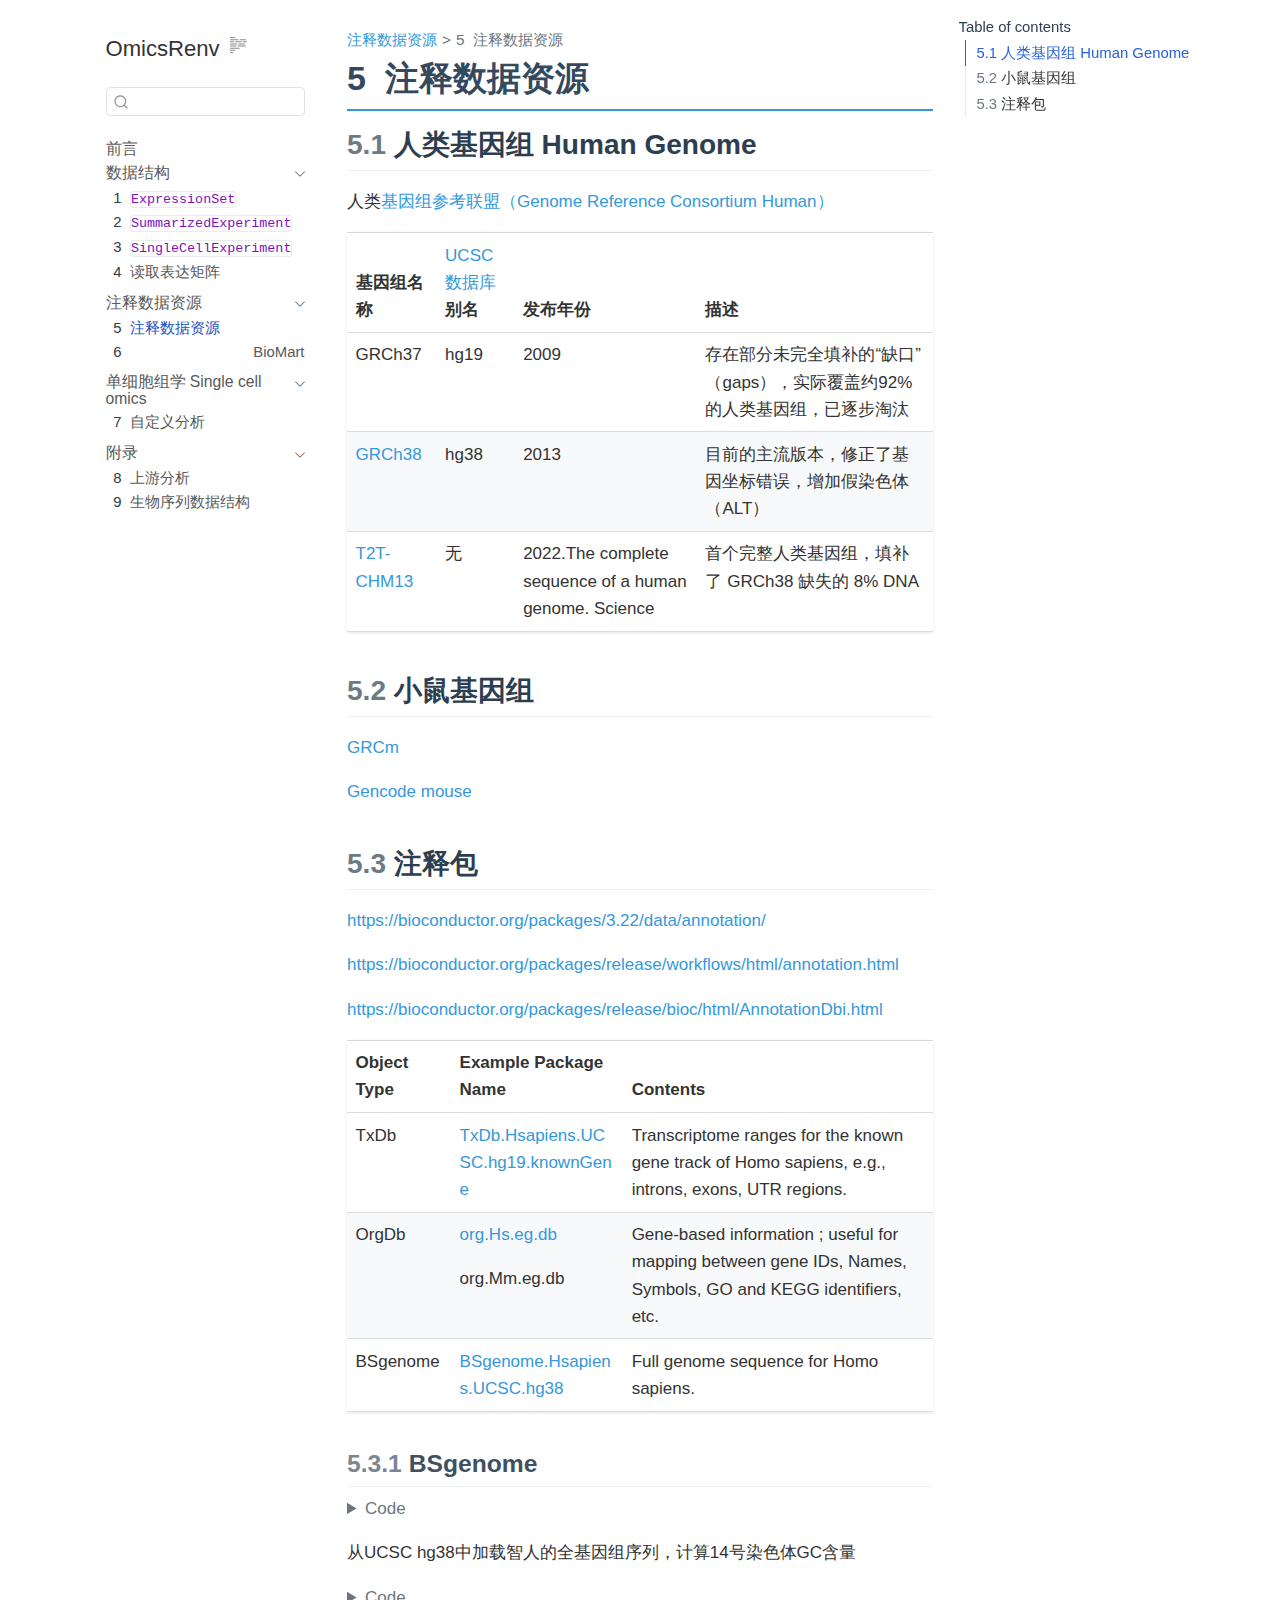
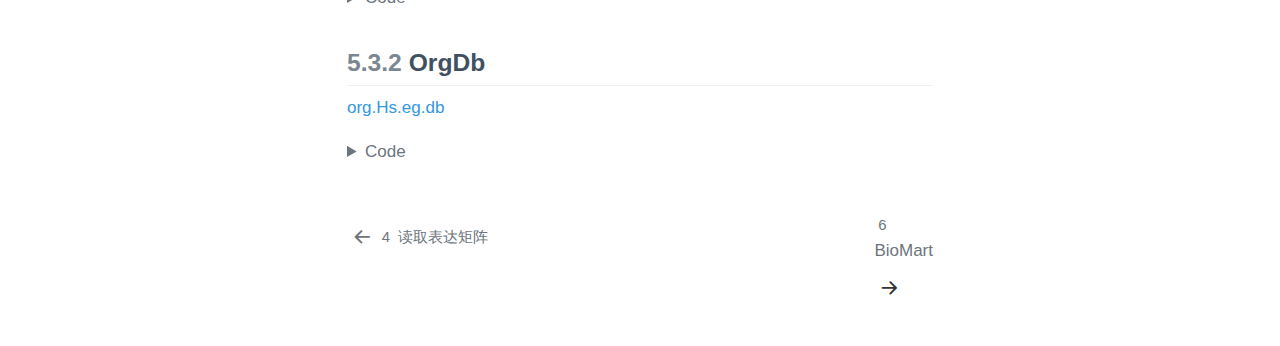
<file: docs/annotation_resources.html>
<!DOCTYPE html>
<html xmlns="http://www.w3.org/1999/xhtml" lang="en" xml:lang="en"><head>

<meta charset="utf-8">
<meta name="generator" content="quarto-1.7.32">

<meta name="viewport" content="width=device-width, initial-scale=1.0, user-scalable=yes">


<title>5&nbsp; 注释数据资源 – OmicsRenv</title>
<style>
code{white-space: pre-wrap;}
span.smallcaps{font-variant: small-caps;}
div.columns{display: flex; gap: min(4vw, 1.5em);}
div.column{flex: auto; overflow-x: auto;}
div.hanging-indent{margin-left: 1.5em; text-indent: -1.5em;}
ul.task-list{list-style: none;}
ul.task-list li input[type="checkbox"] {
  width: 0.8em;
  margin: 0 0.8em 0.2em -1em; /* quarto-specific, see https://github.com/quarto-dev/quarto-cli/issues/4556 */ 
  vertical-align: middle;
}
/* CSS for syntax highlighting */
html { -webkit-text-size-adjust: 100%; }
pre > code.sourceCode { white-space: pre; position: relative; }
pre > code.sourceCode > span { display: inline-block; line-height: 1.25; }
pre > code.sourceCode > span:empty { height: 1.2em; }
.sourceCode { overflow: visible; }
code.sourceCode > span { color: inherit; text-decoration: inherit; }
div.sourceCode { margin: 1em 0; }
pre.sourceCode { margin: 0; }
@media screen {
div.sourceCode { overflow: auto; }
}
@media print {
pre > code.sourceCode { white-space: pre-wrap; }
pre > code.sourceCode > span { text-indent: -5em; padding-left: 5em; }
}
pre.numberSource code
  { counter-reset: source-line 0; }
pre.numberSource code > span
  { position: relative; left: -4em; counter-increment: source-line; }
pre.numberSource code > span > a:first-child::before
  { content: counter(source-line);
    position: relative; left: -1em; text-align: right; vertical-align: baseline;
    border: none; display: inline-block;
    -webkit-touch-callout: none; -webkit-user-select: none;
    -khtml-user-select: none; -moz-user-select: none;
    -ms-user-select: none; user-select: none;
    padding: 0 4px; width: 4em;
  }
pre.numberSource { margin-left: 3em;  padding-left: 4px; }
div.sourceCode
  {   }
@media screen {
pre > code.sourceCode > span > a:first-child::before { text-decoration: underline; }
}
</style>


<script src="site_libs/quarto-nav/quarto-nav.js"></script>
<script src="site_libs/quarto-nav/headroom.min.js"></script>
<script src="site_libs/clipboard/clipboard.min.js"></script>
<script src="site_libs/quarto-search/autocomplete.umd.js"></script>
<script src="site_libs/quarto-search/fuse.min.js"></script>
<script src="site_libs/quarto-search/quarto-search.js"></script>
<meta name="quarto:offset" content="./">
<link href="./biomaRt.html" rel="next">
<link href="./read.html" rel="prev">
<script src="site_libs/quarto-html/quarto.js" type="module"></script>
<script src="site_libs/quarto-html/tabsets/tabsets.js" type="module"></script>
<script src="site_libs/quarto-html/popper.min.js"></script>
<script src="site_libs/quarto-html/tippy.umd.min.js"></script>
<script src="site_libs/quarto-html/anchor.min.js"></script>
<link href="site_libs/quarto-html/tippy.css" rel="stylesheet">
<link href="site_libs/quarto-html/quarto-syntax-highlighting-37eea08aefeeee20ff55810ff984fec1.css" rel="stylesheet" id="quarto-text-highlighting-styles">
<script src="site_libs/bootstrap/bootstrap.min.js"></script>
<link href="site_libs/bootstrap/bootstrap-icons.css" rel="stylesheet">
<link href="site_libs/bootstrap/bootstrap-364982630eef5352dd1537128a8ed5cb.min.css" rel="stylesheet" append-hash="true" id="quarto-bootstrap" data-mode="light">
<script id="quarto-search-options" type="application/json">{
  "location": "sidebar",
  "copy-button": false,
  "collapse-after": 3,
  "panel-placement": "start",
  "type": "textbox",
  "limit": 50,
  "keyboard-shortcut": [
    "f",
    "/",
    "s"
  ],
  "show-item-context": false,
  "language": {
    "search-no-results-text": "No results",
    "search-matching-documents-text": "matching documents",
    "search-copy-link-title": "Copy link to search",
    "search-hide-matches-text": "Hide additional matches",
    "search-more-match-text": "more match in this document",
    "search-more-matches-text": "more matches in this document",
    "search-clear-button-title": "Clear",
    "search-text-placeholder": "",
    "search-detached-cancel-button-title": "Cancel",
    "search-submit-button-title": "Submit",
    "search-label": "Search"
  }
}</script>


<link rel="stylesheet" href="styles.css">
</head>

<body class="nav-sidebar floating quarto-light">

<div id="quarto-search-results"></div>
  <header id="quarto-header" class="headroom fixed-top">
  <nav class="quarto-secondary-nav">
    <div class="container-fluid d-flex">
      <button type="button" class="quarto-btn-toggle btn" data-bs-toggle="collapse" role="button" data-bs-target=".quarto-sidebar-collapse-item" aria-controls="quarto-sidebar" aria-expanded="false" aria-label="Toggle sidebar navigation" onclick="if (window.quartoToggleHeadroom) { window.quartoToggleHeadroom(); }">
        <i class="bi bi-layout-text-sidebar-reverse"></i>
      </button>
        <nav class="quarto-page-breadcrumbs" aria-label="breadcrumb"><ol class="breadcrumb"><li class="breadcrumb-item"><a href="./annotation_resources.html">注释数据资源</a></li><li class="breadcrumb-item"><a href="./annotation_resources.html"><span class="chapter-number">5</span>&nbsp; <span class="chapter-title">注释数据资源</span></a></li></ol></nav>
        <a class="flex-grow-1" role="navigation" data-bs-toggle="collapse" data-bs-target=".quarto-sidebar-collapse-item" aria-controls="quarto-sidebar" aria-expanded="false" aria-label="Toggle sidebar navigation" onclick="if (window.quartoToggleHeadroom) { window.quartoToggleHeadroom(); }">      
        </a>
      <button type="button" class="btn quarto-search-button" aria-label="Search" onclick="window.quartoOpenSearch();">
        <i class="bi bi-search"></i>
      </button>
    </div>
  </nav>
</header>
<!-- content -->
<div id="quarto-content" class="quarto-container page-columns page-rows-contents page-layout-article">
<!-- sidebar -->
  <nav id="quarto-sidebar" class="sidebar collapse collapse-horizontal quarto-sidebar-collapse-item sidebar-navigation floating overflow-auto">
    <div class="pt-lg-2 mt-2 text-left sidebar-header">
    <div class="sidebar-title mb-0 py-0">
      <a href="./">OmicsRenv</a> 
        <div class="sidebar-tools-main">
  <a href="" class="quarto-reader-toggle quarto-navigation-tool px-1" onclick="window.quartoToggleReader(); return false;" title="Toggle reader mode">
  <div class="quarto-reader-toggle-btn">
  <i class="bi"></i>
  </div>
</a>
</div>
    </div>
      </div>
        <div class="mt-2 flex-shrink-0 align-items-center">
        <div class="sidebar-search">
        <div id="quarto-search" class="" title="Search"></div>
        </div>
        </div>
    <div class="sidebar-menu-container"> 
    <ul class="list-unstyled mt-1">
        <li class="sidebar-item">
  <div class="sidebar-item-container"> 
  <a href="./index.html" class="sidebar-item-text sidebar-link">
 <span class="menu-text">前言</span></a>
  </div>
</li>
        <li class="sidebar-item sidebar-item-section">
      <div class="sidebar-item-container"> 
            <a class="sidebar-item-text sidebar-link text-start" data-bs-toggle="collapse" data-bs-target="#quarto-sidebar-section-1" role="navigation" aria-expanded="true">
 <span class="menu-text">数据结构</span></a>
          <a class="sidebar-item-toggle text-start" data-bs-toggle="collapse" data-bs-target="#quarto-sidebar-section-1" role="navigation" aria-expanded="true" aria-label="Toggle section">
            <i class="bi bi-chevron-right ms-2"></i>
          </a> 
      </div>
      <ul id="quarto-sidebar-section-1" class="collapse list-unstyled sidebar-section depth1 show">  
          <li class="sidebar-item">
  <div class="sidebar-item-container"> 
  <a href="./ExpressionSet.html" class="sidebar-item-text sidebar-link">
 <span class="menu-text"><span class="chapter-number">1</span>&nbsp; <span class="chapter-title"><code>ExpressionSet</code></span></span></a>
  </div>
</li>
          <li class="sidebar-item">
  <div class="sidebar-item-container"> 
  <a href="./SummarizedExperiment.html" class="sidebar-item-text sidebar-link">
 <span class="menu-text"><span class="chapter-number">2</span>&nbsp; <span class="chapter-title"><code>SummarizedExperiment</code></span></span></a>
  </div>
</li>
          <li class="sidebar-item">
  <div class="sidebar-item-container"> 
  <a href="./SingleCellExperiment.html" class="sidebar-item-text sidebar-link">
 <span class="menu-text"><span class="chapter-number">3</span>&nbsp; <span class="chapter-title"><code>SingleCellExperiment</code></span></span></a>
  </div>
</li>
          <li class="sidebar-item">
  <div class="sidebar-item-container"> 
  <a href="./read.html" class="sidebar-item-text sidebar-link">
 <span class="menu-text"><span class="chapter-number">4</span>&nbsp; <span class="chapter-title">读取表达矩阵</span></span></a>
  </div>
</li>
      </ul>
  </li>
        <li class="sidebar-item sidebar-item-section">
      <div class="sidebar-item-container"> 
            <a class="sidebar-item-text sidebar-link text-start" data-bs-toggle="collapse" data-bs-target="#quarto-sidebar-section-2" role="navigation" aria-expanded="true">
 <span class="menu-text">注释数据资源</span></a>
          <a class="sidebar-item-toggle text-start" data-bs-toggle="collapse" data-bs-target="#quarto-sidebar-section-2" role="navigation" aria-expanded="true" aria-label="Toggle section">
            <i class="bi bi-chevron-right ms-2"></i>
          </a> 
      </div>
      <ul id="quarto-sidebar-section-2" class="collapse list-unstyled sidebar-section depth1 show">  
          <li class="sidebar-item">
  <div class="sidebar-item-container"> 
  <a href="./annotation_resources.html" class="sidebar-item-text sidebar-link active">
 <span class="menu-text"><span class="chapter-number">5</span>&nbsp; <span class="chapter-title">注释数据资源</span></span></a>
  </div>
</li>
          <li class="sidebar-item">
  <div class="sidebar-item-container"> 
  <a href="./biomaRt.html" class="sidebar-item-text sidebar-link">
 <span class="menu-text"><span class="chapter-number">6</span>&nbsp; <span class="chapter-title"></span></span></a><a href="https://bioconductor.org/packages/release/bioc/html/biomaRt.html">BioMart</a>
  </div>
</li>
      </ul>
  </li>
        <li class="sidebar-item sidebar-item-section">
      <div class="sidebar-item-container"> 
            <a href="./single_cell_omics.html" class="sidebar-item-text sidebar-link">
 <span class="menu-text">单细胞组学 Single cell omics</span></a>
          <a class="sidebar-item-toggle text-start" data-bs-toggle="collapse" data-bs-target="#quarto-sidebar-section-3" role="navigation" aria-expanded="true" aria-label="Toggle section">
            <i class="bi bi-chevron-right ms-2"></i>
          </a> 
      </div>
      <ul id="quarto-sidebar-section-3" class="collapse list-unstyled sidebar-section depth1 show">  
          <li class="sidebar-item">
  <div class="sidebar-item-container"> 
  <a href="./Orchestrating_Single_Cell_Analysis.html" class="sidebar-item-text sidebar-link">
 <span class="menu-text"><span class="chapter-number">7</span>&nbsp; <span class="chapter-title">自定义分析</span></span></a>
  </div>
</li>
      </ul>
  </li>
        <li class="sidebar-item sidebar-item-section">
      <div class="sidebar-item-container"> 
            <a class="sidebar-item-text sidebar-link text-start" data-bs-toggle="collapse" data-bs-target="#quarto-sidebar-section-4" role="navigation" aria-expanded="true">
 <span class="menu-text">附录</span></a>
          <a class="sidebar-item-toggle text-start" data-bs-toggle="collapse" data-bs-target="#quarto-sidebar-section-4" role="navigation" aria-expanded="true" aria-label="Toggle section">
            <i class="bi bi-chevron-right ms-2"></i>
          </a> 
      </div>
      <ul id="quarto-sidebar-section-4" class="collapse list-unstyled sidebar-section depth1 show">  
          <li class="sidebar-item">
  <div class="sidebar-item-container"> 
  <a href="./upstream_analysis.html" class="sidebar-item-text sidebar-link">
 <span class="menu-text"><span class="chapter-number">8</span>&nbsp; <span class="chapter-title">上游分析</span></span></a>
  </div>
</li>
          <li class="sidebar-item">
  <div class="sidebar-item-container"> 
  <a href="./sequence_structure.html" class="sidebar-item-text sidebar-link">
 <span class="menu-text"><span class="chapter-number">9</span>&nbsp; <span class="chapter-title">生物序列数据结构</span></span></a>
  </div>
</li>
      </ul>
  </li>
    </ul>
    </div>
</nav>
<div id="quarto-sidebar-glass" class="quarto-sidebar-collapse-item" data-bs-toggle="collapse" data-bs-target=".quarto-sidebar-collapse-item"></div>
<!-- margin-sidebar -->
    <div id="quarto-margin-sidebar" class="sidebar margin-sidebar">
        <nav id="TOC" role="doc-toc" class="toc-active">
    <h2 id="toc-title">Table of contents</h2>
   
  <ul>
  <li><a href="#人类基因组-human-genome" id="toc-人类基因组-human-genome" class="nav-link active" data-scroll-target="#人类基因组-human-genome"><span class="header-section-number">5.1</span> 人类基因组 Human Genome</a></li>
  <li><a href="#小鼠基因组" id="toc-小鼠基因组" class="nav-link" data-scroll-target="#小鼠基因组"><span class="header-section-number">5.2</span> 小鼠基因组</a></li>
  <li><a href="#注释包" id="toc-注释包" class="nav-link" data-scroll-target="#注释包"><span class="header-section-number">5.3</span> 注释包</a>
  <ul class="collapse">
  <li><a href="#bsgenome" id="toc-bsgenome" class="nav-link" data-scroll-target="#bsgenome"><span class="header-section-number">5.3.1</span> BSgenome</a></li>
  <li><a href="#orgdb" id="toc-orgdb" class="nav-link" data-scroll-target="#orgdb"><span class="header-section-number">5.3.2</span> OrgDb</a></li>
  </ul></li>
  </ul>
</nav>
    </div>
<!-- main -->
<main class="content" id="quarto-document-content">

<header id="title-block-header" class="quarto-title-block default"><nav class="quarto-page-breadcrumbs quarto-title-breadcrumbs d-none d-lg-block" aria-label="breadcrumb"><ol class="breadcrumb"><li class="breadcrumb-item"><a href="./annotation_resources.html">注释数据资源</a></li><li class="breadcrumb-item"><a href="./annotation_resources.html"><span class="chapter-number">5</span>&nbsp; <span class="chapter-title">注释数据资源</span></a></li></ol></nav>
<div class="quarto-title">
<h1 class="title"><span class="chapter-number">5</span>&nbsp; <span class="chapter-title">注释数据资源</span></h1>
</div>



<div class="quarto-title-meta">

    
  
    
  </div>
  


</header>


<section id="人类基因组-human-genome" class="level2" data-number="5.1">
<h2 data-number="5.1" class="anchored" data-anchor-id="人类基因组-human-genome"><span class="header-section-number">5.1</span> 人类基因组 Human Genome</h2>
<p>人类<a href="https://www.ncbi.nlm.nih.gov/grc">基因组参考联盟（Genome Reference Consortium Human）</a></p>
<table class="caption-top table">
<thead>
<tr class="header">
<th>基因组名称</th>
<th><a href="https://hgdownload.gi.ucsc.edu/downloads.html">UCSC数据库</a>别名</th>
<th><strong>发布年份</strong></th>
<th>描述</th>
</tr>
</thead>
<tbody>
<tr class="odd">
<td>GRCh37</td>
<td>hg19</td>
<td>2009</td>
<td>存在部分未完全填补的“缺口”（gaps），实际覆盖约92%的人类基因组，已逐步淘汰</td>
</tr>
<tr class="even">
<td><a href="https://www.ncbi.nlm.nih.gov/grc/human">GRCh38</a></td>
<td>hg38</td>
<td>2013</td>
<td>目前的主流版本，修正了基因坐标错误，增加假染色体（ALT）</td>
</tr>
<tr class="odd">
<td><a href="https://github.com/marbl/CHM13">T2T-CHM13</a></td>
<td>无</td>
<td>2022.The complete sequence of a human genome. Science</td>
<td>首个完整人类基因组，填补了 GRCh38 缺失的 8% DNA</td>
</tr>
</tbody>
</table>
</section>
<section id="小鼠基因组" class="level2" data-number="5.2">
<h2 data-number="5.2" class="anchored" data-anchor-id="小鼠基因组"><span class="header-section-number">5.2</span> 小鼠基因组</h2>
<p><a href="https://www.ncbi.nlm.nih.gov/grc/mouse">GRCm</a></p>
<p><a href="https://www.gencodegenes.org/mouse/">Gencode mouse</a></p>
</section>
<section id="注释包" class="level2" data-number="5.3">
<h2 data-number="5.3" class="anchored" data-anchor-id="注释包"><span class="header-section-number">5.3</span> 注释包</h2>
<p><a href="https://bioconductor.org/packages/3.22/data/annotation/" class="uri">https://bioconductor.org/packages/3.22/data/annotation/</a></p>
<p><a href="https://bioconductor.org/packages/release/workflows/html/annotation.html" class="uri">https://bioconductor.org/packages/release/workflows/html/annotation.html</a></p>
<p><a href="https://bioconductor.org/packages/release/bioc/html/AnnotationDbi.html" class="uri">https://bioconductor.org/packages/release/bioc/html/AnnotationDbi.html</a></p>
<table class="caption-top table">
<thead>
<tr class="header">
<th style="text-align: left;">Object Type</th>
<th style="text-align: left;">Example Package Name</th>
<th style="text-align: left;">Contents</th>
</tr>
</thead>
<tbody>
<tr class="odd">
<td style="text-align: left;">TxDb</td>
<td style="text-align: left;"><a href="http://bioconductor.org/packages/TxDb.Hsapiens.UCSC.hg19.knownGene/">TxDb.Hsapiens.UCSC.hg19.knownGene</a></td>
<td style="text-align: left;">Transcriptome ranges for the known gene track of Homo sapiens, e.g., introns, exons, UTR regions.</td>
</tr>
<tr class="even">
<td style="text-align: left;">OrgDb</td>
<td style="text-align: left;"><p><a href="http://bioconductor.org/packages/org.Hs.eg.db/">org.Hs.eg.db</a></p>
<p>org.Mm.eg.db</p></td>
<td style="text-align: left;">Gene-based information ; useful for mapping between gene IDs, Names, Symbols, GO and KEGG identifiers, etc.</td>
</tr>
<tr class="odd">
<td style="text-align: left;">BSgenome</td>
<td style="text-align: left;"><a href="https://bioconductor.org/packages/release/data/annotation/html/BSgenome.Hsapiens.UCSC.hg38.html">BSgenome.Hsapiens.UCSC.hg38</a></td>
<td style="text-align: left;">Full genome sequence for Homo sapiens.</td>
</tr>
</tbody>
</table>
<section id="bsgenome" class="level3" data-number="5.3.1">
<h3 data-number="5.3.1" class="anchored" data-anchor-id="bsgenome"><span class="header-section-number">5.3.1</span> BSgenome</h3>
<div class="cell">
<details class="code-fold">
<summary>Code</summary>
<div class="sourceCode cell-code" id="cb1"><pre class="sourceCode r code-with-copy"><code class="sourceCode r"><span id="cb1-1"><a href="#cb1-1" aria-hidden="true" tabindex="-1"></a><span class="fu">library</span>(BSgenome)</span>
<span id="cb1-2"><a href="#cb1-2" aria-hidden="true" tabindex="-1"></a>bs <span class="ot">&lt;-</span> <span class="fu">available.genomes</span>(<span class="at">splitNameParts =</span> T)</span>
<span id="cb1-3"><a href="#cb1-3" aria-hidden="true" tabindex="-1"></a>human_genomes <span class="ot">&lt;-</span> bs[bs<span class="sc">$</span>organism <span class="sc">==</span> <span class="st">"Hsapiens"</span>, ] </span>
<span id="cb1-4"><a href="#cb1-4" aria-hidden="true" tabindex="-1"></a>human_genomes</span>
<span id="cb1-5"><a href="#cb1-5" aria-hidden="true" tabindex="-1"></a><span class="co">#&gt;                                       pkgname organism    provider</span></span>
<span id="cb1-6"><a href="#cb1-6" aria-hidden="true" tabindex="-1"></a><span class="co">#&gt; 55       BSgenome.Hsapiens.1000genomes.hs37d5 Hsapiens 1000genomes</span></span>
<span id="cb1-7"><a href="#cb1-7" aria-hidden="true" tabindex="-1"></a><span class="co">#&gt; 56              BSgenome.Hsapiens.NCBI.GRCh38 Hsapiens        NCBI</span></span>
<span id="cb1-8"><a href="#cb1-8" aria-hidden="true" tabindex="-1"></a><span class="co">#&gt; 57       BSgenome.Hsapiens.NCBI.T2T.CHM13v2.0 Hsapiens        NCBI</span></span>
<span id="cb1-9"><a href="#cb1-9" aria-hidden="true" tabindex="-1"></a><span class="co">#&gt; 58                BSgenome.Hsapiens.UCSC.hg17 Hsapiens        UCSC</span></span>
<span id="cb1-10"><a href="#cb1-10" aria-hidden="true" tabindex="-1"></a><span class="co">#&gt; 59         BSgenome.Hsapiens.UCSC.hg17.masked Hsapiens        UCSC</span></span>
<span id="cb1-11"><a href="#cb1-11" aria-hidden="true" tabindex="-1"></a><span class="co">#&gt; 60                BSgenome.Hsapiens.UCSC.hg18 Hsapiens        UCSC</span></span>
<span id="cb1-12"><a href="#cb1-12" aria-hidden="true" tabindex="-1"></a><span class="co">#&gt; 61         BSgenome.Hsapiens.UCSC.hg18.masked Hsapiens        UCSC</span></span>
<span id="cb1-13"><a href="#cb1-13" aria-hidden="true" tabindex="-1"></a><span class="co">#&gt; 62                BSgenome.Hsapiens.UCSC.hg19 Hsapiens        UCSC</span></span>
<span id="cb1-14"><a href="#cb1-14" aria-hidden="true" tabindex="-1"></a><span class="co">#&gt; 63         BSgenome.Hsapiens.UCSC.hg19.masked Hsapiens        UCSC</span></span>
<span id="cb1-15"><a href="#cb1-15" aria-hidden="true" tabindex="-1"></a><span class="co">#&gt; 64                BSgenome.Hsapiens.UCSC.hg38 Hsapiens        UCSC</span></span>
<span id="cb1-16"><a href="#cb1-16" aria-hidden="true" tabindex="-1"></a><span class="co">#&gt; 65 BSgenome.Hsapiens.UCSC.hg38.dbSNP151.major Hsapiens        UCSC</span></span>
<span id="cb1-17"><a href="#cb1-17" aria-hidden="true" tabindex="-1"></a><span class="co">#&gt; 66 BSgenome.Hsapiens.UCSC.hg38.dbSNP151.minor Hsapiens        UCSC</span></span>
<span id="cb1-18"><a href="#cb1-18" aria-hidden="true" tabindex="-1"></a><span class="co">#&gt; 67         BSgenome.Hsapiens.UCSC.hg38.masked Hsapiens        UCSC</span></span>
<span id="cb1-19"><a href="#cb1-19" aria-hidden="true" tabindex="-1"></a><span class="co">#&gt; 68                 BSgenome.Hsapiens.UCSC.hs1 Hsapiens        UCSC</span></span>
<span id="cb1-20"><a href="#cb1-20" aria-hidden="true" tabindex="-1"></a><span class="co">#&gt;                 genome masked</span></span>
<span id="cb1-21"><a href="#cb1-21" aria-hidden="true" tabindex="-1"></a><span class="co">#&gt; 55              hs37d5  FALSE</span></span>
<span id="cb1-22"><a href="#cb1-22" aria-hidden="true" tabindex="-1"></a><span class="co">#&gt; 56              GRCh38  FALSE</span></span>
<span id="cb1-23"><a href="#cb1-23" aria-hidden="true" tabindex="-1"></a><span class="co">#&gt; 57       T2T.CHM13v2.0  FALSE</span></span>
<span id="cb1-24"><a href="#cb1-24" aria-hidden="true" tabindex="-1"></a><span class="co">#&gt; 58                hg17  FALSE</span></span>
<span id="cb1-25"><a href="#cb1-25" aria-hidden="true" tabindex="-1"></a><span class="co">#&gt; 59                hg17   TRUE</span></span>
<span id="cb1-26"><a href="#cb1-26" aria-hidden="true" tabindex="-1"></a><span class="co">#&gt; 60                hg18  FALSE</span></span>
<span id="cb1-27"><a href="#cb1-27" aria-hidden="true" tabindex="-1"></a><span class="co">#&gt; 61                hg18   TRUE</span></span>
<span id="cb1-28"><a href="#cb1-28" aria-hidden="true" tabindex="-1"></a><span class="co">#&gt; 62                hg19  FALSE</span></span>
<span id="cb1-29"><a href="#cb1-29" aria-hidden="true" tabindex="-1"></a><span class="co">#&gt; 63                hg19   TRUE</span></span>
<span id="cb1-30"><a href="#cb1-30" aria-hidden="true" tabindex="-1"></a><span class="co">#&gt; 64                hg38  FALSE</span></span>
<span id="cb1-31"><a href="#cb1-31" aria-hidden="true" tabindex="-1"></a><span class="co">#&gt; 65 hg38.dbSNP151.major  FALSE</span></span>
<span id="cb1-32"><a href="#cb1-32" aria-hidden="true" tabindex="-1"></a><span class="co">#&gt; 66 hg38.dbSNP151.minor  FALSE</span></span>
<span id="cb1-33"><a href="#cb1-33" aria-hidden="true" tabindex="-1"></a><span class="co">#&gt; 67                hg38   TRUE</span></span>
<span id="cb1-34"><a href="#cb1-34" aria-hidden="true" tabindex="-1"></a><span class="co">#&gt; 68                 hs1  FALSE</span></span>
<span id="cb1-35"><a href="#cb1-35" aria-hidden="true" tabindex="-1"></a><span class="fu">installed.genomes</span>()</span>
<span id="cb1-36"><a href="#cb1-36" aria-hidden="true" tabindex="-1"></a><span class="co">#&gt; [1] "BSgenome.Hsapiens.UCSC.hg38"</span></span></code><button title="Copy to Clipboard" class="code-copy-button"><i class="bi"></i></button></pre></div>
</details>
</div>
<p>从UCSC hg38中加载智人的全基因组序列，计算14号染色体GC含量</p>
<div class="cell">
<details class="code-fold">
<summary>Code</summary>
<div class="sourceCode cell-code" id="cb2"><pre class="sourceCode r code-with-copy"><code class="sourceCode r"><span id="cb2-1"><a href="#cb2-1" aria-hidden="true" tabindex="-1"></a><span class="co"># pak::pak("BSgenome.Hsapiens.UCSC.hg38")</span></span>
<span id="cb2-2"><a href="#cb2-2" aria-hidden="true" tabindex="-1"></a><span class="fu">library</span>(BSgenome.Hsapiens.UCSC.hg38)</span>
<span id="cb2-3"><a href="#cb2-3" aria-hidden="true" tabindex="-1"></a>chr14_range <span class="ot">=</span> <span class="fu">GRanges</span>(<span class="at">seqnames =</span> <span class="st">"chr14"</span>,</span>
<span id="cb2-4"><a href="#cb2-4" aria-hidden="true" tabindex="-1"></a>                      <span class="at">ranges =</span>  <span class="fu">IRanges</span>(<span class="at">start =</span> <span class="dv">1</span>, </span>
<span id="cb2-5"><a href="#cb2-5" aria-hidden="true" tabindex="-1"></a>                                       <span class="at">end =</span> <span class="fu">seqlengths</span>(Hsapiens)[<span class="st">"chr14"</span>])</span>
<span id="cb2-6"><a href="#cb2-6" aria-hidden="true" tabindex="-1"></a>                      )</span>
<span id="cb2-7"><a href="#cb2-7" aria-hidden="true" tabindex="-1"></a>chr14_dna <span class="ot">&lt;-</span> <span class="fu">getSeq</span>(Hsapiens, chr14_range)</span>
<span id="cb2-8"><a href="#cb2-8" aria-hidden="true" tabindex="-1"></a><span class="fu">letterFrequency</span>(chr14_dna, <span class="at">letters =</span> <span class="st">"GC"</span>, <span class="at">as.prob=</span><span class="cn">TRUE</span>)</span>
<span id="cb2-9"><a href="#cb2-9" aria-hidden="true" tabindex="-1"></a><span class="co">#&gt;            G|C</span></span>
<span id="cb2-10"><a href="#cb2-10" aria-hidden="true" tabindex="-1"></a><span class="co">#&gt; [1,] 0.3454924</span></span></code><button title="Copy to Clipboard" class="code-copy-button"><i class="bi"></i></button></pre></div>
</details>
</div>
</section>
<section id="orgdb" class="level3" data-number="5.3.2">
<h3 data-number="5.3.2" class="anchored" data-anchor-id="orgdb"><span class="header-section-number">5.3.2</span> OrgDb</h3>
<p><a href="https://bioconductor.org/packages/release/data/annotation/html/org.Hs.eg.db.html">org.Hs.eg.db</a></p>
<div class="cell">
<details class="code-fold">
<summary>Code</summary>
<div class="sourceCode cell-code" id="cb3"><pre class="sourceCode r code-with-copy"><code class="sourceCode r"><span id="cb3-1"><a href="#cb3-1" aria-hidden="true" tabindex="-1"></a><span class="fu">library</span>(AnnotationDbi)</span>
<span id="cb3-2"><a href="#cb3-2" aria-hidden="true" tabindex="-1"></a><span class="fu">library</span>(org.Hs.eg.db)</span>
<span id="cb3-3"><a href="#cb3-3" aria-hidden="true" tabindex="-1"></a></span>
<span id="cb3-4"><a href="#cb3-4" aria-hidden="true" tabindex="-1"></a></span>
<span id="cb3-5"><a href="#cb3-5" aria-hidden="true" tabindex="-1"></a>AnnotationDbi<span class="sc">::</span><span class="fu">keytypes</span>(org.Hs.eg.db)  <span class="co"># 等价 AnnotationDbi::columns(org.Hs.eg.db)</span></span>
<span id="cb3-6"><a href="#cb3-6" aria-hidden="true" tabindex="-1"></a><span class="co">#&gt;  [1] "ACCNUM"       "ALIAS"        "ENSEMBL"      "ENSEMBLPROT"  "ENSEMBLTRANS"</span></span>
<span id="cb3-7"><a href="#cb3-7" aria-hidden="true" tabindex="-1"></a><span class="co">#&gt;  [6] "ENTREZID"     "ENZYME"       "EVIDENCE"     "EVIDENCEALL"  "GENENAME"    </span></span>
<span id="cb3-8"><a href="#cb3-8" aria-hidden="true" tabindex="-1"></a><span class="co">#&gt; [11] "GENETYPE"     "GO"           "GOALL"        "IPI"          "MAP"         </span></span>
<span id="cb3-9"><a href="#cb3-9" aria-hidden="true" tabindex="-1"></a><span class="co">#&gt; [16] "OMIM"         "ONTOLOGY"     "ONTOLOGYALL"  "PATH"         "PFAM"        </span></span>
<span id="cb3-10"><a href="#cb3-10" aria-hidden="true" tabindex="-1"></a><span class="co">#&gt; [21] "PMID"         "PROSITE"      "REFSEQ"       "SYMBOL"       "UCSCKG"      </span></span>
<span id="cb3-11"><a href="#cb3-11" aria-hidden="true" tabindex="-1"></a><span class="co">#&gt; [26] "UNIPROT"</span></span>
<span id="cb3-12"><a href="#cb3-12" aria-hidden="true" tabindex="-1"></a></span>
<span id="cb3-13"><a href="#cb3-13" aria-hidden="true" tabindex="-1"></a></span>
<span id="cb3-14"><a href="#cb3-14" aria-hidden="true" tabindex="-1"></a><span class="co"># 示例 </span></span>
<span id="cb3-15"><a href="#cb3-15" aria-hidden="true" tabindex="-1"></a>entrez_id <span class="ot">&lt;-</span> <span class="fu">c</span>(<span class="st">"1017"</span>, <span class="st">"1018"</span>, <span class="st">"1019"</span>)  <span class="co"># 替换为你自己的 entrez_id</span></span>
<span id="cb3-16"><a href="#cb3-16" aria-hidden="true" tabindex="-1"></a></span>
<span id="cb3-17"><a href="#cb3-17" aria-hidden="true" tabindex="-1"></a><span class="co"># 进行映射</span></span>
<span id="cb3-18"><a href="#cb3-18" aria-hidden="true" tabindex="-1"></a>AnnotationDbi<span class="sc">::</span><span class="fu">select</span>(org.Hs.eg.db, </span>
<span id="cb3-19"><a href="#cb3-19" aria-hidden="true" tabindex="-1"></a>                       <span class="at">keys =</span> entrez_id, </span>
<span id="cb3-20"><a href="#cb3-20" aria-hidden="true" tabindex="-1"></a>                       <span class="at">columns =</span> <span class="fu">c</span>(<span class="st">"GENENAME"</span>,<span class="st">"ALIAS"</span>,<span class="st">"SYMBOL"</span>,<span class="st">"GO"</span>,<span class="st">"ONTOLOGY"</span>), </span>
<span id="cb3-21"><a href="#cb3-21" aria-hidden="true" tabindex="-1"></a>                       <span class="at">keytype =</span> <span class="st">"ENTREZID"</span>, <span class="at">multiVals =</span> <span class="st">"CharacterList"</span>) <span class="sc">|&gt;</span> </span>
<span id="cb3-22"><a href="#cb3-22" aria-hidden="true" tabindex="-1"></a>  <span class="fu">head</span>()</span>
<span id="cb3-23"><a href="#cb3-23" aria-hidden="true" tabindex="-1"></a><span class="co">#&gt;   ENTREZID                  GENENAME ALIAS SYMBOL         GO EVIDENCE ONTOLOGY</span></span>
<span id="cb3-24"><a href="#cb3-24" aria-hidden="true" tabindex="-1"></a><span class="co">#&gt; 1     1017 cyclin dependent kinase 2 CDKN2   CDK2 GO:0000082      IBA       BP</span></span>
<span id="cb3-25"><a href="#cb3-25" aria-hidden="true" tabindex="-1"></a><span class="co">#&gt; 2     1017 cyclin dependent kinase 2 CDKN2   CDK2 GO:0000082      IEA       BP</span></span>
<span id="cb3-26"><a href="#cb3-26" aria-hidden="true" tabindex="-1"></a><span class="co">#&gt; 3     1017 cyclin dependent kinase 2 CDKN2   CDK2 GO:0000082      NAS       BP</span></span>
<span id="cb3-27"><a href="#cb3-27" aria-hidden="true" tabindex="-1"></a><span class="co">#&gt; 4     1017 cyclin dependent kinase 2 CDKN2   CDK2 GO:0000086      NAS       BP</span></span>
<span id="cb3-28"><a href="#cb3-28" aria-hidden="true" tabindex="-1"></a><span class="co">#&gt; 5     1017 cyclin dependent kinase 2 CDKN2   CDK2 GO:0000122      IEA       BP</span></span>
<span id="cb3-29"><a href="#cb3-29" aria-hidden="true" tabindex="-1"></a><span class="co">#&gt; 6     1017 cyclin dependent kinase 2 CDKN2   CDK2 GO:0000166      IEA       MF</span></span>
<span id="cb3-30"><a href="#cb3-30" aria-hidden="true" tabindex="-1"></a></span>
<span id="cb3-31"><a href="#cb3-31" aria-hidden="true" tabindex="-1"></a></span>
<span id="cb3-32"><a href="#cb3-32" aria-hidden="true" tabindex="-1"></a><span class="co"># mapIds can only use one column.</span></span>
<span id="cb3-33"><a href="#cb3-33" aria-hidden="true" tabindex="-1"></a><span class="fu">mapIds</span>(org.Hs.eg.db, </span>
<span id="cb3-34"><a href="#cb3-34" aria-hidden="true" tabindex="-1"></a>     <span class="at">keys =</span> entrez_id, </span>
<span id="cb3-35"><a href="#cb3-35" aria-hidden="true" tabindex="-1"></a>     <span class="at">column =</span> <span class="fu">c</span>(<span class="st">"ALIAS"</span>),   <span class="co"># 别名</span></span>
<span id="cb3-36"><a href="#cb3-36" aria-hidden="true" tabindex="-1"></a>     <span class="at">keytype =</span> <span class="st">"ENTREZID"</span>, <span class="at">multiVals =</span> <span class="st">"CharacterList"</span>) </span>
<span id="cb3-37"><a href="#cb3-37" aria-hidden="true" tabindex="-1"></a><span class="co">#&gt; CharacterList of length 3</span></span>
<span id="cb3-38"><a href="#cb3-38" aria-hidden="true" tabindex="-1"></a><span class="co">#&gt; [["1017"]] CDKN2 p33(CDK2) CDK2</span></span>
<span id="cb3-39"><a href="#cb3-39" aria-hidden="true" tabindex="-1"></a><span class="co">#&gt; [["1018"]] CDK3</span></span>
<span id="cb3-40"><a href="#cb3-40" aria-hidden="true" tabindex="-1"></a><span class="co">#&gt; [["1019"]] CMM3 PSK-J3 CDK4</span></span></code><button title="Copy to Clipboard" class="code-copy-button"><i class="bi"></i></button></pre></div>
</details>
</div>


</section>
</section>

</main> <!-- /main -->
<script id="quarto-html-after-body" type="application/javascript">
  window.document.addEventListener("DOMContentLoaded", function (event) {
    const icon = "";
    const anchorJS = new window.AnchorJS();
    anchorJS.options = {
      placement: 'right',
      icon: icon
    };
    anchorJS.add('.anchored');
    const isCodeAnnotation = (el) => {
      for (const clz of el.classList) {
        if (clz.startsWith('code-annotation-')) {                     
          return true;
        }
      }
      return false;
    }
    const onCopySuccess = function(e) {
      // button target
      const button = e.trigger;
      // don't keep focus
      button.blur();
      // flash "checked"
      button.classList.add('code-copy-button-checked');
      var currentTitle = button.getAttribute("title");
      button.setAttribute("title", "Copied!");
      let tooltip;
      if (window.bootstrap) {
        button.setAttribute("data-bs-toggle", "tooltip");
        button.setAttribute("data-bs-placement", "left");
        button.setAttribute("data-bs-title", "Copied!");
        tooltip = new bootstrap.Tooltip(button, 
          { trigger: "manual", 
            customClass: "code-copy-button-tooltip",
            offset: [0, -8]});
        tooltip.show();    
      }
      setTimeout(function() {
        if (tooltip) {
          tooltip.hide();
          button.removeAttribute("data-bs-title");
          button.removeAttribute("data-bs-toggle");
          button.removeAttribute("data-bs-placement");
        }
        button.setAttribute("title", currentTitle);
        button.classList.remove('code-copy-button-checked');
      }, 1000);
      // clear code selection
      e.clearSelection();
    }
    const getTextToCopy = function(trigger) {
        const codeEl = trigger.previousElementSibling.cloneNode(true);
        for (const childEl of codeEl.children) {
          if (isCodeAnnotation(childEl)) {
            childEl.remove();
          }
        }
        return codeEl.innerText;
    }
    const clipboard = new window.ClipboardJS('.code-copy-button:not([data-in-quarto-modal])', {
      text: getTextToCopy
    });
    clipboard.on('success', onCopySuccess);
    if (window.document.getElementById('quarto-embedded-source-code-modal')) {
      const clipboardModal = new window.ClipboardJS('.code-copy-button[data-in-quarto-modal]', {
        text: getTextToCopy,
        container: window.document.getElementById('quarto-embedded-source-code-modal')
      });
      clipboardModal.on('success', onCopySuccess);
    }
      var localhostRegex = new RegExp(/^(?:http|https):\/\/localhost\:?[0-9]*\//);
      var mailtoRegex = new RegExp(/^mailto:/);
        var filterRegex = new RegExp('/' + window.location.host + '/');
      var isInternal = (href) => {
          return filterRegex.test(href) || localhostRegex.test(href) || mailtoRegex.test(href);
      }
      // Inspect non-navigation links and adorn them if external
     var links = window.document.querySelectorAll('a[href]:not(.nav-link):not(.navbar-brand):not(.toc-action):not(.sidebar-link):not(.sidebar-item-toggle):not(.pagination-link):not(.no-external):not([aria-hidden]):not(.dropdown-item):not(.quarto-navigation-tool):not(.about-link)');
      for (var i=0; i<links.length; i++) {
        const link = links[i];
        if (!isInternal(link.href)) {
          // undo the damage that might have been done by quarto-nav.js in the case of
          // links that we want to consider external
          if (link.dataset.originalHref !== undefined) {
            link.href = link.dataset.originalHref;
          }
        }
      }
    function tippyHover(el, contentFn, onTriggerFn, onUntriggerFn) {
      const config = {
        allowHTML: true,
        maxWidth: 500,
        delay: 100,
        arrow: false,
        appendTo: function(el) {
            return el.parentElement;
        },
        interactive: true,
        interactiveBorder: 10,
        theme: 'quarto',
        placement: 'bottom-start',
      };
      if (contentFn) {
        config.content = contentFn;
      }
      if (onTriggerFn) {
        config.onTrigger = onTriggerFn;
      }
      if (onUntriggerFn) {
        config.onUntrigger = onUntriggerFn;
      }
      window.tippy(el, config); 
    }
    const noterefs = window.document.querySelectorAll('a[role="doc-noteref"]');
    for (var i=0; i<noterefs.length; i++) {
      const ref = noterefs[i];
      tippyHover(ref, function() {
        // use id or data attribute instead here
        let href = ref.getAttribute('data-footnote-href') || ref.getAttribute('href');
        try { href = new URL(href).hash; } catch {}
        const id = href.replace(/^#\/?/, "");
        const note = window.document.getElementById(id);
        if (note) {
          return note.innerHTML;
        } else {
          return "";
        }
      });
    }
    const xrefs = window.document.querySelectorAll('a.quarto-xref');
    const processXRef = (id, note) => {
      // Strip column container classes
      const stripColumnClz = (el) => {
        el.classList.remove("page-full", "page-columns");
        if (el.children) {
          for (const child of el.children) {
            stripColumnClz(child);
          }
        }
      }
      stripColumnClz(note)
      if (id === null || id.startsWith('sec-')) {
        // Special case sections, only their first couple elements
        const container = document.createElement("div");
        if (note.children && note.children.length > 2) {
          container.appendChild(note.children[0].cloneNode(true));
          for (let i = 1; i < note.children.length; i++) {
            const child = note.children[i];
            if (child.tagName === "P" && child.innerText === "") {
              continue;
            } else {
              container.appendChild(child.cloneNode(true));
              break;
            }
          }
          if (window.Quarto?.typesetMath) {
            window.Quarto.typesetMath(container);
          }
          return container.innerHTML
        } else {
          if (window.Quarto?.typesetMath) {
            window.Quarto.typesetMath(note);
          }
          return note.innerHTML;
        }
      } else {
        // Remove any anchor links if they are present
        const anchorLink = note.querySelector('a.anchorjs-link');
        if (anchorLink) {
          anchorLink.remove();
        }
        if (window.Quarto?.typesetMath) {
          window.Quarto.typesetMath(note);
        }
        if (note.classList.contains("callout")) {
          return note.outerHTML;
        } else {
          return note.innerHTML;
        }
      }
    }
    for (var i=0; i<xrefs.length; i++) {
      const xref = xrefs[i];
      tippyHover(xref, undefined, function(instance) {
        instance.disable();
        let url = xref.getAttribute('href');
        let hash = undefined; 
        if (url.startsWith('#')) {
          hash = url;
        } else {
          try { hash = new URL(url).hash; } catch {}
        }
        if (hash) {
          const id = hash.replace(/^#\/?/, "");
          const note = window.document.getElementById(id);
          if (note !== null) {
            try {
              const html = processXRef(id, note.cloneNode(true));
              instance.setContent(html);
            } finally {
              instance.enable();
              instance.show();
            }
          } else {
            // See if we can fetch this
            fetch(url.split('#')[0])
            .then(res => res.text())
            .then(html => {
              const parser = new DOMParser();
              const htmlDoc = parser.parseFromString(html, "text/html");
              const note = htmlDoc.getElementById(id);
              if (note !== null) {
                const html = processXRef(id, note);
                instance.setContent(html);
              } 
            }).finally(() => {
              instance.enable();
              instance.show();
            });
          }
        } else {
          // See if we can fetch a full url (with no hash to target)
          // This is a special case and we should probably do some content thinning / targeting
          fetch(url)
          .then(res => res.text())
          .then(html => {
            const parser = new DOMParser();
            const htmlDoc = parser.parseFromString(html, "text/html");
            const note = htmlDoc.querySelector('main.content');
            if (note !== null) {
              // This should only happen for chapter cross references
              // (since there is no id in the URL)
              // remove the first header
              if (note.children.length > 0 && note.children[0].tagName === "HEADER") {
                note.children[0].remove();
              }
              const html = processXRef(null, note);
              instance.setContent(html);
            } 
          }).finally(() => {
            instance.enable();
            instance.show();
          });
        }
      }, function(instance) {
      });
    }
        let selectedAnnoteEl;
        const selectorForAnnotation = ( cell, annotation) => {
          let cellAttr = 'data-code-cell="' + cell + '"';
          let lineAttr = 'data-code-annotation="' +  annotation + '"';
          const selector = 'span[' + cellAttr + '][' + lineAttr + ']';
          return selector;
        }
        const selectCodeLines = (annoteEl) => {
          const doc = window.document;
          const targetCell = annoteEl.getAttribute("data-target-cell");
          const targetAnnotation = annoteEl.getAttribute("data-target-annotation");
          const annoteSpan = window.document.querySelector(selectorForAnnotation(targetCell, targetAnnotation));
          const lines = annoteSpan.getAttribute("data-code-lines").split(",");
          const lineIds = lines.map((line) => {
            return targetCell + "-" + line;
          })
          let top = null;
          let height = null;
          let parent = null;
          if (lineIds.length > 0) {
              //compute the position of the single el (top and bottom and make a div)
              const el = window.document.getElementById(lineIds[0]);
              top = el.offsetTop;
              height = el.offsetHeight;
              parent = el.parentElement.parentElement;
            if (lineIds.length > 1) {
              const lastEl = window.document.getElementById(lineIds[lineIds.length - 1]);
              const bottom = lastEl.offsetTop + lastEl.offsetHeight;
              height = bottom - top;
            }
            if (top !== null && height !== null && parent !== null) {
              // cook up a div (if necessary) and position it 
              let div = window.document.getElementById("code-annotation-line-highlight");
              if (div === null) {
                div = window.document.createElement("div");
                div.setAttribute("id", "code-annotation-line-highlight");
                div.style.position = 'absolute';
                parent.appendChild(div);
              }
              div.style.top = top - 2 + "px";
              div.style.height = height + 4 + "px";
              div.style.left = 0;
              let gutterDiv = window.document.getElementById("code-annotation-line-highlight-gutter");
              if (gutterDiv === null) {
                gutterDiv = window.document.createElement("div");
                gutterDiv.setAttribute("id", "code-annotation-line-highlight-gutter");
                gutterDiv.style.position = 'absolute';
                const codeCell = window.document.getElementById(targetCell);
                const gutter = codeCell.querySelector('.code-annotation-gutter');
                gutter.appendChild(gutterDiv);
              }
              gutterDiv.style.top = top - 2 + "px";
              gutterDiv.style.height = height + 4 + "px";
            }
            selectedAnnoteEl = annoteEl;
          }
        };
        const unselectCodeLines = () => {
          const elementsIds = ["code-annotation-line-highlight", "code-annotation-line-highlight-gutter"];
          elementsIds.forEach((elId) => {
            const div = window.document.getElementById(elId);
            if (div) {
              div.remove();
            }
          });
          selectedAnnoteEl = undefined;
        };
          // Handle positioning of the toggle
      window.addEventListener(
        "resize",
        throttle(() => {
          elRect = undefined;
          if (selectedAnnoteEl) {
            selectCodeLines(selectedAnnoteEl);
          }
        }, 10)
      );
      function throttle(fn, ms) {
      let throttle = false;
      let timer;
        return (...args) => {
          if(!throttle) { // first call gets through
              fn.apply(this, args);
              throttle = true;
          } else { // all the others get throttled
              if(timer) clearTimeout(timer); // cancel #2
              timer = setTimeout(() => {
                fn.apply(this, args);
                timer = throttle = false;
              }, ms);
          }
        };
      }
        // Attach click handler to the DT
        const annoteDls = window.document.querySelectorAll('dt[data-target-cell]');
        for (const annoteDlNode of annoteDls) {
          annoteDlNode.addEventListener('click', (event) => {
            const clickedEl = event.target;
            if (clickedEl !== selectedAnnoteEl) {
              unselectCodeLines();
              const activeEl = window.document.querySelector('dt[data-target-cell].code-annotation-active');
              if (activeEl) {
                activeEl.classList.remove('code-annotation-active');
              }
              selectCodeLines(clickedEl);
              clickedEl.classList.add('code-annotation-active');
            } else {
              // Unselect the line
              unselectCodeLines();
              clickedEl.classList.remove('code-annotation-active');
            }
          });
        }
    const findCites = (el) => {
      const parentEl = el.parentElement;
      if (parentEl) {
        const cites = parentEl.dataset.cites;
        if (cites) {
          return {
            el,
            cites: cites.split(' ')
          };
        } else {
          return findCites(el.parentElement)
        }
      } else {
        return undefined;
      }
    };
    var bibliorefs = window.document.querySelectorAll('a[role="doc-biblioref"]');
    for (var i=0; i<bibliorefs.length; i++) {
      const ref = bibliorefs[i];
      const citeInfo = findCites(ref);
      if (citeInfo) {
        tippyHover(citeInfo.el, function() {
          var popup = window.document.createElement('div');
          citeInfo.cites.forEach(function(cite) {
            var citeDiv = window.document.createElement('div');
            citeDiv.classList.add('hanging-indent');
            citeDiv.classList.add('csl-entry');
            var biblioDiv = window.document.getElementById('ref-' + cite);
            if (biblioDiv) {
              citeDiv.innerHTML = biblioDiv.innerHTML;
            }
            popup.appendChild(citeDiv);
          });
          return popup.innerHTML;
        });
      }
    }
  });
  </script>
<nav class="page-navigation">
  <div class="nav-page nav-page-previous">
      <a href="./read.html" class="pagination-link" aria-label="读取表达矩阵">
        <i class="bi bi-arrow-left-short"></i> <span class="nav-page-text"><span class="chapter-number">4</span>&nbsp; <span class="chapter-title">读取表达矩阵</span></span>
      </a>          
  </div>
  <div class="nav-page nav-page-next">
      <a href="./biomaRt.html" class="pagination-link" aria-label="[BioMart](https://bioconductor.org/packages/release/bioc/html/biomaRt.html)">
        <span class="nav-page-text"><span class="chapter-number">6</span>&nbsp; <span class="chapter-title"></span></span></a><a href="https://bioconductor.org/packages/release/bioc/html/biomaRt.html">BioMart</a> <i class="bi bi-arrow-right-short"></i>
      
  </div>
</nav>
</div> <!-- /content -->




</body></html>
</file>
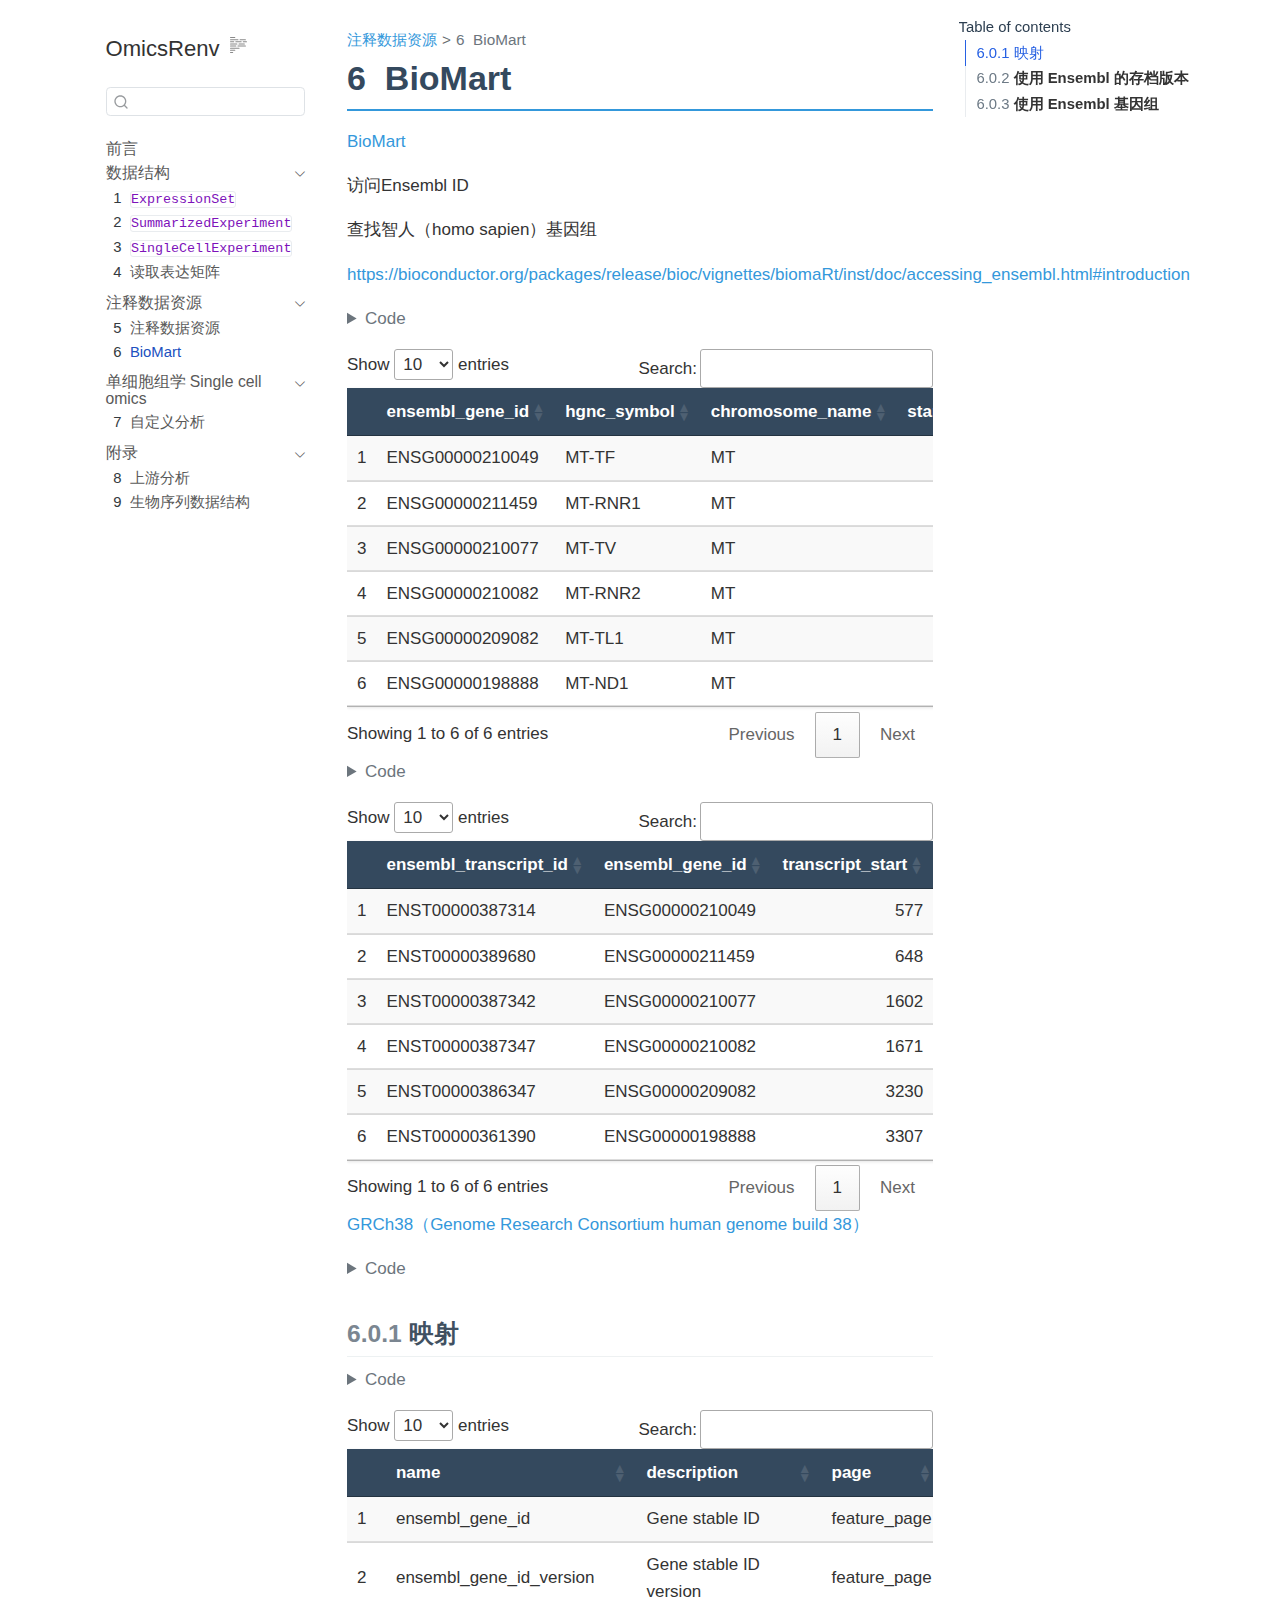
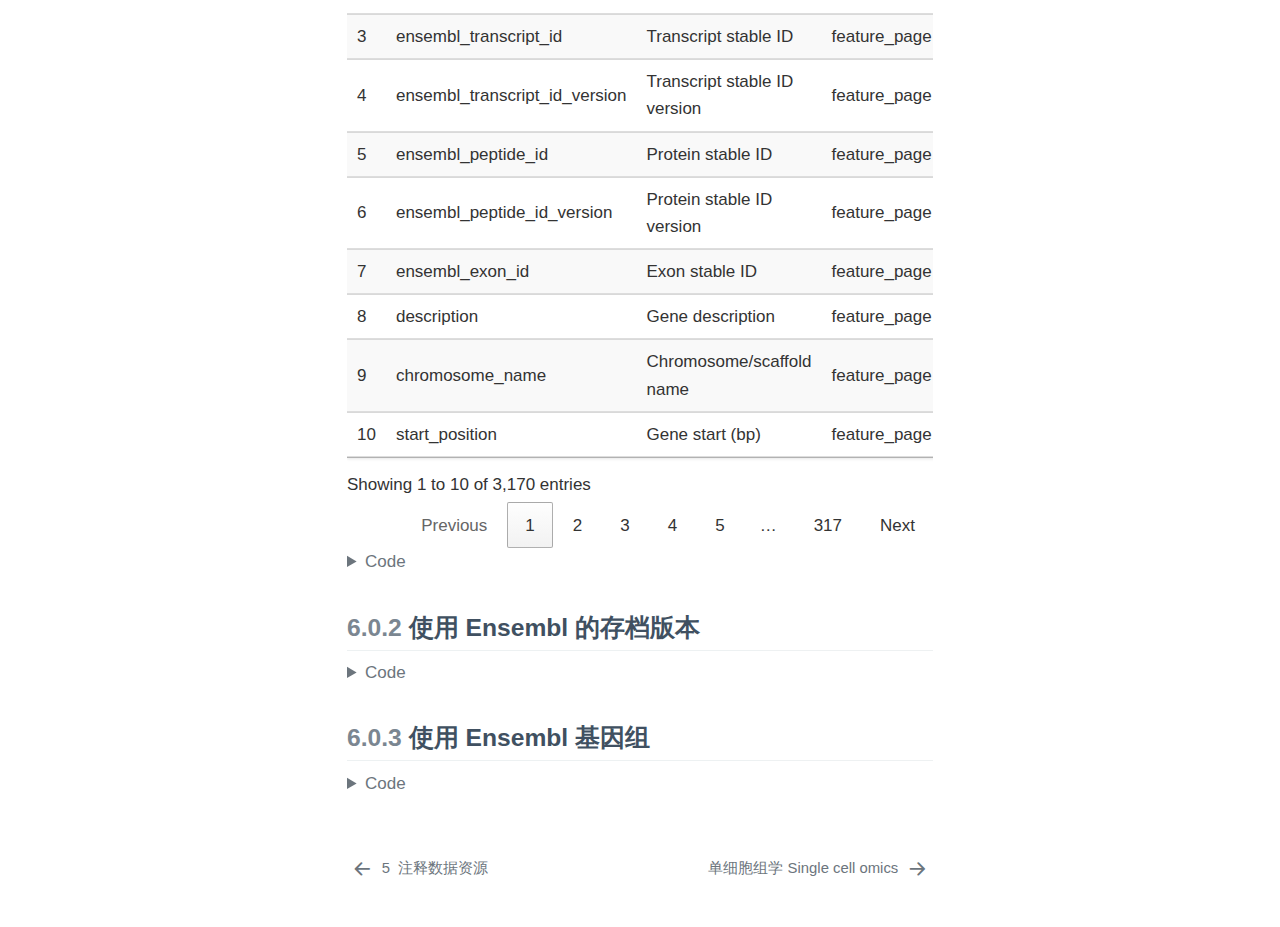
<file: docs/biomaRt.html>
<!DOCTYPE html>
<html xmlns="http://www.w3.org/1999/xhtml" lang="en" xml:lang="en"><head>

<meta charset="utf-8">
<meta name="generator" content="quarto-1.7.32">

<meta name="viewport" content="width=device-width, initial-scale=1.0, user-scalable=yes">


<title>6&nbsp; BioMart – OmicsRenv</title>
<style>
code{white-space: pre-wrap;}
span.smallcaps{font-variant: small-caps;}
div.columns{display: flex; gap: min(4vw, 1.5em);}
div.column{flex: auto; overflow-x: auto;}
div.hanging-indent{margin-left: 1.5em; text-indent: -1.5em;}
ul.task-list{list-style: none;}
ul.task-list li input[type="checkbox"] {
  width: 0.8em;
  margin: 0 0.8em 0.2em -1em; /* quarto-specific, see https://github.com/quarto-dev/quarto-cli/issues/4556 */ 
  vertical-align: middle;
}
/* CSS for syntax highlighting */
html { -webkit-text-size-adjust: 100%; }
pre > code.sourceCode { white-space: pre; position: relative; }
pre > code.sourceCode > span { display: inline-block; line-height: 1.25; }
pre > code.sourceCode > span:empty { height: 1.2em; }
.sourceCode { overflow: visible; }
code.sourceCode > span { color: inherit; text-decoration: inherit; }
div.sourceCode { margin: 1em 0; }
pre.sourceCode { margin: 0; }
@media screen {
div.sourceCode { overflow: auto; }
}
@media print {
pre > code.sourceCode { white-space: pre-wrap; }
pre > code.sourceCode > span { text-indent: -5em; padding-left: 5em; }
}
pre.numberSource code
  { counter-reset: source-line 0; }
pre.numberSource code > span
  { position: relative; left: -4em; counter-increment: source-line; }
pre.numberSource code > span > a:first-child::before
  { content: counter(source-line);
    position: relative; left: -1em; text-align: right; vertical-align: baseline;
    border: none; display: inline-block;
    -webkit-touch-callout: none; -webkit-user-select: none;
    -khtml-user-select: none; -moz-user-select: none;
    -ms-user-select: none; user-select: none;
    padding: 0 4px; width: 4em;
  }
pre.numberSource { margin-left: 3em;  padding-left: 4px; }
div.sourceCode
  {   }
@media screen {
pre > code.sourceCode > span > a:first-child::before { text-decoration: underline; }
}
</style>


<script src="site_libs/quarto-nav/quarto-nav.js"></script>
<script src="site_libs/quarto-nav/headroom.min.js"></script>
<script src="site_libs/clipboard/clipboard.min.js"></script>
<script src="site_libs/quarto-search/autocomplete.umd.js"></script>
<script src="site_libs/quarto-search/fuse.min.js"></script>
<script src="site_libs/quarto-search/quarto-search.js"></script>
<meta name="quarto:offset" content="./">
<link href="./single_cell_omics.html" rel="next">
<link href="./annotation_resources.html" rel="prev">
<script src="site_libs/quarto-html/quarto.js" type="module"></script>
<script src="site_libs/quarto-html/tabsets/tabsets.js" type="module"></script>
<script src="site_libs/quarto-html/popper.min.js"></script>
<script src="site_libs/quarto-html/tippy.umd.min.js"></script>
<script src="site_libs/quarto-html/anchor.min.js"></script>
<link href="site_libs/quarto-html/tippy.css" rel="stylesheet">
<link href="site_libs/quarto-html/quarto-syntax-highlighting-37eea08aefeeee20ff55810ff984fec1.css" rel="stylesheet" id="quarto-text-highlighting-styles">
<script src="site_libs/bootstrap/bootstrap.min.js"></script>
<link href="site_libs/bootstrap/bootstrap-icons.css" rel="stylesheet">
<link href="site_libs/bootstrap/bootstrap-364982630eef5352dd1537128a8ed5cb.min.css" rel="stylesheet" append-hash="true" id="quarto-bootstrap" data-mode="light">
<script id="quarto-search-options" type="application/json">{
  "location": "sidebar",
  "copy-button": false,
  "collapse-after": 3,
  "panel-placement": "start",
  "type": "textbox",
  "limit": 50,
  "keyboard-shortcut": [
    "f",
    "/",
    "s"
  ],
  "show-item-context": false,
  "language": {
    "search-no-results-text": "No results",
    "search-matching-documents-text": "matching documents",
    "search-copy-link-title": "Copy link to search",
    "search-hide-matches-text": "Hide additional matches",
    "search-more-match-text": "more match in this document",
    "search-more-matches-text": "more matches in this document",
    "search-clear-button-title": "Clear",
    "search-text-placeholder": "",
    "search-detached-cancel-button-title": "Cancel",
    "search-submit-button-title": "Submit",
    "search-label": "Search"
  }
}</script>
<link href="site_libs/htmltools-fill-0.5.8.1/fill.css" rel="stylesheet">

<script src="site_libs/htmlwidgets-1.6.4/htmlwidgets.js"></script>

<link href="site_libs/datatables-css-0.0.0/datatables-crosstalk.css" rel="stylesheet">

<script src="site_libs/datatables-binding-0.34.0/datatables.js"></script>

<script src="site_libs/jquery-3.6.0/jquery-3.6.0.min.js"></script>

<link href="site_libs/dt-core-1.13.6/css/jquery.dataTables.min.css" rel="stylesheet">

<link href="site_libs/dt-core-1.13.6/css/jquery.dataTables.extra.css" rel="stylesheet">

<script src="site_libs/dt-core-1.13.6/js/jquery.dataTables.min.js"></script>

<link href="site_libs/crosstalk-1.2.2/css/crosstalk.min.css" rel="stylesheet">

<script src="site_libs/crosstalk-1.2.2/js/crosstalk.min.js"></script>



<link rel="stylesheet" href="styles.css">
</head>

<body class="nav-sidebar floating quarto-light">

<div id="quarto-search-results"></div>
  <header id="quarto-header" class="headroom fixed-top">
  <nav class="quarto-secondary-nav">
    <div class="container-fluid d-flex">
      <button type="button" class="quarto-btn-toggle btn" data-bs-toggle="collapse" role="button" data-bs-target=".quarto-sidebar-collapse-item" aria-controls="quarto-sidebar" aria-expanded="false" aria-label="Toggle sidebar navigation" onclick="if (window.quartoToggleHeadroom) { window.quartoToggleHeadroom(); }">
        <i class="bi bi-layout-text-sidebar-reverse"></i>
      </button>
        <nav class="quarto-page-breadcrumbs" aria-label="breadcrumb"><ol class="breadcrumb"><li class="breadcrumb-item"><a href="./annotation_resources.html">注释数据资源</a></li><li class="breadcrumb-item"><a href="./biomaRt.html"><span class="chapter-number">6</span>&nbsp; <span class="chapter-title">BioMart</span></a></li></ol></nav>
        <a class="flex-grow-1" role="navigation" data-bs-toggle="collapse" data-bs-target=".quarto-sidebar-collapse-item" aria-controls="quarto-sidebar" aria-expanded="false" aria-label="Toggle sidebar navigation" onclick="if (window.quartoToggleHeadroom) { window.quartoToggleHeadroom(); }">      
        </a>
      <button type="button" class="btn quarto-search-button" aria-label="Search" onclick="window.quartoOpenSearch();">
        <i class="bi bi-search"></i>
      </button>
    </div>
  </nav>
</header>
<!-- content -->
<div id="quarto-content" class="quarto-container page-columns page-rows-contents page-layout-article">
<!-- sidebar -->
  <nav id="quarto-sidebar" class="sidebar collapse collapse-horizontal quarto-sidebar-collapse-item sidebar-navigation floating overflow-auto">
    <div class="pt-lg-2 mt-2 text-left sidebar-header">
    <div class="sidebar-title mb-0 py-0">
      <a href="./">OmicsRenv</a> 
        <div class="sidebar-tools-main">
  <a href="" class="quarto-reader-toggle quarto-navigation-tool px-1" onclick="window.quartoToggleReader(); return false;" title="Toggle reader mode">
  <div class="quarto-reader-toggle-btn">
  <i class="bi"></i>
  </div>
</a>
</div>
    </div>
      </div>
        <div class="mt-2 flex-shrink-0 align-items-center">
        <div class="sidebar-search">
        <div id="quarto-search" class="" title="Search"></div>
        </div>
        </div>
    <div class="sidebar-menu-container"> 
    <ul class="list-unstyled mt-1">
        <li class="sidebar-item">
  <div class="sidebar-item-container"> 
  <a href="./index.html" class="sidebar-item-text sidebar-link">
 <span class="menu-text">前言</span></a>
  </div>
</li>
        <li class="sidebar-item sidebar-item-section">
      <div class="sidebar-item-container"> 
            <a class="sidebar-item-text sidebar-link text-start" data-bs-toggle="collapse" data-bs-target="#quarto-sidebar-section-1" role="navigation" aria-expanded="true">
 <span class="menu-text">数据结构</span></a>
          <a class="sidebar-item-toggle text-start" data-bs-toggle="collapse" data-bs-target="#quarto-sidebar-section-1" role="navigation" aria-expanded="true" aria-label="Toggle section">
            <i class="bi bi-chevron-right ms-2"></i>
          </a> 
      </div>
      <ul id="quarto-sidebar-section-1" class="collapse list-unstyled sidebar-section depth1 show">  
          <li class="sidebar-item">
  <div class="sidebar-item-container"> 
  <a href="./ExpressionSet.html" class="sidebar-item-text sidebar-link">
 <span class="menu-text"><span class="chapter-number">1</span>&nbsp; <span class="chapter-title"><code>ExpressionSet</code></span></span></a>
  </div>
</li>
          <li class="sidebar-item">
  <div class="sidebar-item-container"> 
  <a href="./SummarizedExperiment.html" class="sidebar-item-text sidebar-link">
 <span class="menu-text"><span class="chapter-number">2</span>&nbsp; <span class="chapter-title"><code>SummarizedExperiment</code></span></span></a>
  </div>
</li>
          <li class="sidebar-item">
  <div class="sidebar-item-container"> 
  <a href="./SingleCellExperiment.html" class="sidebar-item-text sidebar-link">
 <span class="menu-text"><span class="chapter-number">3</span>&nbsp; <span class="chapter-title"><code>SingleCellExperiment</code></span></span></a>
  </div>
</li>
          <li class="sidebar-item">
  <div class="sidebar-item-container"> 
  <a href="./read.html" class="sidebar-item-text sidebar-link">
 <span class="menu-text"><span class="chapter-number">4</span>&nbsp; <span class="chapter-title">读取表达矩阵</span></span></a>
  </div>
</li>
      </ul>
  </li>
        <li class="sidebar-item sidebar-item-section">
      <div class="sidebar-item-container"> 
            <a class="sidebar-item-text sidebar-link text-start" data-bs-toggle="collapse" data-bs-target="#quarto-sidebar-section-2" role="navigation" aria-expanded="true">
 <span class="menu-text">注释数据资源</span></a>
          <a class="sidebar-item-toggle text-start" data-bs-toggle="collapse" data-bs-target="#quarto-sidebar-section-2" role="navigation" aria-expanded="true" aria-label="Toggle section">
            <i class="bi bi-chevron-right ms-2"></i>
          </a> 
      </div>
      <ul id="quarto-sidebar-section-2" class="collapse list-unstyled sidebar-section depth1 show">  
          <li class="sidebar-item">
  <div class="sidebar-item-container"> 
  <a href="./annotation_resources.html" class="sidebar-item-text sidebar-link">
 <span class="menu-text"><span class="chapter-number">5</span>&nbsp; <span class="chapter-title">注释数据资源</span></span></a>
  </div>
</li>
          <li class="sidebar-item">
  <div class="sidebar-item-container"> 
  <a href="./biomaRt.html" class="sidebar-item-text sidebar-link active">
 <span class="menu-text"><span class="chapter-number">6</span>&nbsp; <span class="chapter-title">BioMart</span></span></a>
  </div>
</li>
      </ul>
  </li>
        <li class="sidebar-item sidebar-item-section">
      <div class="sidebar-item-container"> 
            <a href="./single_cell_omics.html" class="sidebar-item-text sidebar-link">
 <span class="menu-text">单细胞组学 Single cell omics</span></a>
          <a class="sidebar-item-toggle text-start" data-bs-toggle="collapse" data-bs-target="#quarto-sidebar-section-3" role="navigation" aria-expanded="true" aria-label="Toggle section">
            <i class="bi bi-chevron-right ms-2"></i>
          </a> 
      </div>
      <ul id="quarto-sidebar-section-3" class="collapse list-unstyled sidebar-section depth1 show">  
          <li class="sidebar-item">
  <div class="sidebar-item-container"> 
  <a href="./Orchestrating_Single_Cell_Analysis.html" class="sidebar-item-text sidebar-link">
 <span class="menu-text"><span class="chapter-number">7</span>&nbsp; <span class="chapter-title">自定义分析</span></span></a>
  </div>
</li>
      </ul>
  </li>
        <li class="sidebar-item sidebar-item-section">
      <div class="sidebar-item-container"> 
            <a class="sidebar-item-text sidebar-link text-start" data-bs-toggle="collapse" data-bs-target="#quarto-sidebar-section-4" role="navigation" aria-expanded="true">
 <span class="menu-text">附录</span></a>
          <a class="sidebar-item-toggle text-start" data-bs-toggle="collapse" data-bs-target="#quarto-sidebar-section-4" role="navigation" aria-expanded="true" aria-label="Toggle section">
            <i class="bi bi-chevron-right ms-2"></i>
          </a> 
      </div>
      <ul id="quarto-sidebar-section-4" class="collapse list-unstyled sidebar-section depth1 show">  
          <li class="sidebar-item">
  <div class="sidebar-item-container"> 
  <a href="./upstream_analysis.html" class="sidebar-item-text sidebar-link">
 <span class="menu-text"><span class="chapter-number">8</span>&nbsp; <span class="chapter-title">上游分析</span></span></a>
  </div>
</li>
          <li class="sidebar-item">
  <div class="sidebar-item-container"> 
  <a href="./sequence_structure.html" class="sidebar-item-text sidebar-link">
 <span class="menu-text"><span class="chapter-number">9</span>&nbsp; <span class="chapter-title">生物序列数据结构</span></span></a>
  </div>
</li>
      </ul>
  </li>
    </ul>
    </div>
</nav>
<div id="quarto-sidebar-glass" class="quarto-sidebar-collapse-item" data-bs-toggle="collapse" data-bs-target=".quarto-sidebar-collapse-item"></div>
<!-- margin-sidebar -->
    <div id="quarto-margin-sidebar" class="sidebar margin-sidebar">
        <nav id="TOC" role="doc-toc" class="toc-active">
    <h2 id="toc-title">Table of contents</h2>
   
  <ul>
  <li><a href="#映射" id="toc-映射" class="nav-link active" data-scroll-target="#映射"><span class="header-section-number">6.0.1</span> 映射</a></li>
  <li><a href="#使用-ensembl-的存档版本" id="toc-使用-ensembl-的存档版本" class="nav-link" data-scroll-target="#使用-ensembl-的存档版本"><span class="header-section-number">6.0.2</span> <strong>使用 Ensembl 的存档版本</strong></a></li>
  <li><a href="#使用-ensembl-基因组" id="toc-使用-ensembl-基因组" class="nav-link" data-scroll-target="#使用-ensembl-基因组"><span class="header-section-number">6.0.3</span> <strong>使用 Ensembl 基因组</strong></a></li>
  </ul>
</nav>
    </div>
<!-- main -->
<main class="content" id="quarto-document-content">

<header id="title-block-header" class="quarto-title-block default"><nav class="quarto-page-breadcrumbs quarto-title-breadcrumbs d-none d-lg-block" aria-label="breadcrumb"><ol class="breadcrumb"><li class="breadcrumb-item"><a href="./annotation_resources.html">注释数据资源</a></li><li class="breadcrumb-item"><a href="./biomaRt.html"><span class="chapter-number">6</span>&nbsp; <span class="chapter-title">BioMart</span></a></li></ol></nav>
<div class="quarto-title">
<h1 class="title"><span class="chapter-number">6</span>&nbsp; <span class="chapter-title">BioMart</span></h1>
</div>



<div class="quarto-title-meta">

    
  
    
  </div>
  


</header>


<p><a href="https://bioconductor.org/packages/release/bioc/html/biomaRt.html">BioMart</a></p>
<p>访问Ensembl ID</p>
<p>查找智人（homo sapien）基因组</p>
<p><a href="https://bioconductor.org/packages/release/bioc/vignettes/biomaRt/inst/doc/accessing_ensembl.html#introduction" class="uri">https://bioconductor.org/packages/release/bioc/vignettes/biomaRt/inst/doc/accessing_ensembl.html#introduction</a></p>
<div class="cell">
<details class="code-fold">
<summary>Code</summary>
<div class="sourceCode cell-code" id="cb1"><pre class="sourceCode r code-with-copy"><code class="sourceCode r"><span id="cb1-1"><a href="#cb1-1" aria-hidden="true" tabindex="-1"></a><span class="co"># BiocManager::install("biomaRt")</span></span>
<span id="cb1-2"><a href="#cb1-2" aria-hidden="true" tabindex="-1"></a><span class="fu">library</span>(biomaRt)</span>
<span id="cb1-3"><a href="#cb1-3" aria-hidden="true" tabindex="-1"></a></span>
<span id="cb1-4"><a href="#cb1-4" aria-hidden="true" tabindex="-1"></a><span class="fu">listEnsembl</span>()</span>
<span id="cb1-5"><a href="#cb1-5" aria-hidden="true" tabindex="-1"></a><span class="co">#&gt;         biomart                version</span></span>
<span id="cb1-6"><a href="#cb1-6" aria-hidden="true" tabindex="-1"></a><span class="co">#&gt; 1         genes      Ensembl Genes 115</span></span>
<span id="cb1-7"><a href="#cb1-7" aria-hidden="true" tabindex="-1"></a><span class="co">#&gt; 2 mouse_strains      Mouse strains 115</span></span>
<span id="cb1-8"><a href="#cb1-8" aria-hidden="true" tabindex="-1"></a><span class="co">#&gt; 3          snps  Ensembl Variation 115</span></span>
<span id="cb1-9"><a href="#cb1-9" aria-hidden="true" tabindex="-1"></a><span class="co">#&gt; 4    regulation Ensembl Regulation 115</span></span>
<span id="cb1-10"><a href="#cb1-10" aria-hidden="true" tabindex="-1"></a></span>
<span id="cb1-11"><a href="#cb1-11" aria-hidden="true" tabindex="-1"></a><span class="co"># 连接ENSEMBL数据库   智人基因数据集</span></span>
<span id="cb1-12"><a href="#cb1-12" aria-hidden="true" tabindex="-1"></a>ensembl <span class="ot">&lt;-</span> <span class="fu">useEnsembl</span>(<span class="at">biomart =</span> <span class="st">"genes"</span>, <span class="at">dataset =</span> <span class="st">"hsapiens_gene_ensembl"</span>)</span>
<span id="cb1-13"><a href="#cb1-13" aria-hidden="true" tabindex="-1"></a>ensembl</span>
<span id="cb1-14"><a href="#cb1-14" aria-hidden="true" tabindex="-1"></a><span class="co">#&gt; Object of class 'Mart':</span></span>
<span id="cb1-15"><a href="#cb1-15" aria-hidden="true" tabindex="-1"></a><span class="co">#&gt;   Using the ENSEMBL_MART_ENSEMBL BioMart database</span></span>
<span id="cb1-16"><a href="#cb1-16" aria-hidden="true" tabindex="-1"></a><span class="co">#&gt;   Using the hsapiens_gene_ensembl dataset</span></span>
<span id="cb1-17"><a href="#cb1-17" aria-hidden="true" tabindex="-1"></a></span>
<span id="cb1-18"><a href="#cb1-18" aria-hidden="true" tabindex="-1"></a></span>
<span id="cb1-19"><a href="#cb1-19" aria-hidden="true" tabindex="-1"></a><span class="co"># 获取基因信息</span></span>
<span id="cb1-20"><a href="#cb1-20" aria-hidden="true" tabindex="-1"></a>genes <span class="ot">&lt;-</span> <span class="fu">getBM</span>(<span class="at">attributes =</span> <span class="fu">c</span>(<span class="st">"ensembl_gene_id"</span>, <span class="st">"hgnc_symbol"</span>, <span class="st">"chromosome_name"</span>, </span>
<span id="cb1-21"><a href="#cb1-21" aria-hidden="true" tabindex="-1"></a>                             <span class="st">"start_position"</span>, <span class="st">"end_position"</span>, <span class="st">"gene_biotype"</span>),</span>
<span id="cb1-22"><a href="#cb1-22" aria-hidden="true" tabindex="-1"></a>              <span class="at">mart =</span> ensembl)</span>
<span id="cb1-23"><a href="#cb1-23" aria-hidden="true" tabindex="-1"></a></span>
<span id="cb1-24"><a href="#cb1-24" aria-hidden="true" tabindex="-1"></a>genes <span class="sc">|&gt;</span> <span class="fu">head</span>() <span class="sc">|&gt;</span>  DT<span class="sc">::</span><span class="fu">datatable</span>()</span></code><button title="Copy to Clipboard" class="code-copy-button"><i class="bi"></i></button></pre></div>
</details>
<div class="cell-output-display">
<div class="datatables html-widget html-fill-item" id="htmlwidget-00160700ed7ed0d5b6b4" style="width:100%;height:auto;"></div>
<script type="application/json" data-for="htmlwidget-00160700ed7ed0d5b6b4">{"x":{"filter":"none","vertical":false,"data":[["1","2","3","4","5","6"],["ENSG00000210049","ENSG00000211459","ENSG00000210077","ENSG00000210082","ENSG00000209082","ENSG00000198888"],["MT-TF","MT-RNR1","MT-TV","MT-RNR2","MT-TL1","MT-ND1"],["MT","MT","MT","MT","MT","MT"],[577,648,1602,1671,3230,3307],[647,1601,1670,3229,3304,4262],["Mt_tRNA","Mt_rRNA","Mt_tRNA","Mt_rRNA","Mt_tRNA","protein_coding"]],"container":"<table class=\"display\">\n  <thead>\n    <tr>\n      <th> <\/th>\n      <th>ensembl_gene_id<\/th>\n      <th>hgnc_symbol<\/th>\n      <th>chromosome_name<\/th>\n      <th>start_position<\/th>\n      <th>end_position<\/th>\n      <th>gene_biotype<\/th>\n    <\/tr>\n  <\/thead>\n<\/table>","options":{"columnDefs":[{"className":"dt-right","targets":[4,5]},{"orderable":false,"targets":0},{"name":" ","targets":0},{"name":"ensembl_gene_id","targets":1},{"name":"hgnc_symbol","targets":2},{"name":"chromosome_name","targets":3},{"name":"start_position","targets":4},{"name":"end_position","targets":5},{"name":"gene_biotype","targets":6}],"order":[],"autoWidth":false,"orderClasses":false}},"evals":[],"jsHooks":[]}</script>
</div>
<details class="code-fold">
<summary>Code</summary>
<div class="sourceCode cell-code" id="cb2"><pre class="sourceCode r code-with-copy"><code class="sourceCode r"><span id="cb2-1"><a href="#cb2-1" aria-hidden="true" tabindex="-1"></a><span class="co"># 获取转录本信息</span></span>
<span id="cb2-2"><a href="#cb2-2" aria-hidden="true" tabindex="-1"></a>transcripts <span class="ot">&lt;-</span> <span class="fu">getBM</span>(<span class="at">attributes =</span> <span class="fu">c</span>(<span class="st">"ensembl_transcript_id"</span>, <span class="st">"ensembl_gene_id"</span>,</span>
<span id="cb2-3"><a href="#cb2-3" aria-hidden="true" tabindex="-1"></a>                                   <span class="st">"transcript_start"</span>, <span class="st">"transcript_end"</span>),</span>
<span id="cb2-4"><a href="#cb2-4" aria-hidden="true" tabindex="-1"></a>                    <span class="at">mart =</span> ensembl)</span>
<span id="cb2-5"><a href="#cb2-5" aria-hidden="true" tabindex="-1"></a>transcripts <span class="sc">|&gt;</span> <span class="fu">head</span>() <span class="sc">|&gt;</span>  DT<span class="sc">::</span><span class="fu">datatable</span>()</span></code><button title="Copy to Clipboard" class="code-copy-button"><i class="bi"></i></button></pre></div>
</details>
<div class="cell-output-display">
<div class="datatables html-widget html-fill-item" id="htmlwidget-1b3fa5633019bd69f1ee" style="width:100%;height:auto;"></div>
<script type="application/json" data-for="htmlwidget-1b3fa5633019bd69f1ee">{"x":{"filter":"none","vertical":false,"data":[["1","2","3","4","5","6"],["ENST00000387314","ENST00000389680","ENST00000387342","ENST00000387347","ENST00000386347","ENST00000361390"],["ENSG00000210049","ENSG00000211459","ENSG00000210077","ENSG00000210082","ENSG00000209082","ENSG00000198888"],[577,648,1602,1671,3230,3307],[647,1601,1670,3229,3304,4262]],"container":"<table class=\"display\">\n  <thead>\n    <tr>\n      <th> <\/th>\n      <th>ensembl_transcript_id<\/th>\n      <th>ensembl_gene_id<\/th>\n      <th>transcript_start<\/th>\n      <th>transcript_end<\/th>\n    <\/tr>\n  <\/thead>\n<\/table>","options":{"columnDefs":[{"className":"dt-right","targets":[3,4]},{"orderable":false,"targets":0},{"name":" ","targets":0},{"name":"ensembl_transcript_id","targets":1},{"name":"ensembl_gene_id","targets":2},{"name":"transcript_start","targets":3},{"name":"transcript_end","targets":4}],"order":[],"autoWidth":false,"orderClasses":false}},"evals":[],"jsHooks":[]}</script>
</div>
</div>
<p><a href="https://asia.ensembl.org/index.html">GRCh38（Genome Research Consortium human genome build 38）</a></p>
<div class="cell">
<details class="code-fold">
<summary>Code</summary>
<div class="sourceCode cell-code" id="cb3"><pre class="sourceCode r code-with-copy"><code class="sourceCode r"><span id="cb3-1"><a href="#cb3-1" aria-hidden="true" tabindex="-1"></a><span class="co"># 人类基因BioMart</span></span>
<span id="cb3-2"><a href="#cb3-2" aria-hidden="true" tabindex="-1"></a>ensembl <span class="ot">&lt;-</span> <span class="fu">useEnsembl</span>(<span class="at">biomart =</span> <span class="st">"ensembl"</span>, </span>
<span id="cb3-3"><a href="#cb3-3" aria-hidden="true" tabindex="-1"></a>                   <span class="at">dataset =</span> <span class="st">"hsapiens_gene_ensembl"</span>, </span>
<span id="cb3-4"><a href="#cb3-4" aria-hidden="true" tabindex="-1"></a>                   <span class="at">mirror =</span> <span class="st">"asia"</span>)</span></code><button title="Copy to Clipboard" class="code-copy-button"><i class="bi"></i></button></pre></div>
</details>
</div>
<section id="映射" class="level3" data-number="6.0.1">
<h3 data-number="6.0.1" class="anchored" data-anchor-id="映射"><span class="header-section-number">6.0.1</span> 映射</h3>
<div class="cell">
<details class="code-fold">
<summary>Code</summary>
<div class="sourceCode cell-code" id="cb4"><pre class="sourceCode r code-with-copy"><code class="sourceCode r"><span id="cb4-1"><a href="#cb4-1" aria-hidden="true" tabindex="-1"></a><span class="fu">listMarts</span>()</span>
<span id="cb4-2"><a href="#cb4-2" aria-hidden="true" tabindex="-1"></a><span class="co">#&gt;                biomart                version</span></span>
<span id="cb4-3"><a href="#cb4-3" aria-hidden="true" tabindex="-1"></a><span class="co">#&gt; 1 ENSEMBL_MART_ENSEMBL      Ensembl Genes 115</span></span>
<span id="cb4-4"><a href="#cb4-4" aria-hidden="true" tabindex="-1"></a><span class="co">#&gt; 2   ENSEMBL_MART_MOUSE      Mouse strains 115</span></span>
<span id="cb4-5"><a href="#cb4-5" aria-hidden="true" tabindex="-1"></a><span class="co">#&gt; 3     ENSEMBL_MART_SNP  Ensembl Variation 115</span></span>
<span id="cb4-6"><a href="#cb4-6" aria-hidden="true" tabindex="-1"></a><span class="co">#&gt; 4 ENSEMBL_MART_FUNCGEN Ensembl Regulation 115</span></span>
<span id="cb4-7"><a href="#cb4-7" aria-hidden="true" tabindex="-1"></a><span class="co"># 连接到Ensembl BioMart</span></span>
<span id="cb4-8"><a href="#cb4-8" aria-hidden="true" tabindex="-1"></a>mart <span class="ot">&lt;-</span> <span class="fu">useMart</span>(<span class="at">biomart =</span> <span class="st">"ENSEMBL_MART_ENSEMBL"</span>, <span class="at">dataset =</span> <span class="st">"hsapiens_gene_ensembl"</span>)</span>
<span id="cb4-9"><a href="#cb4-9" aria-hidden="true" tabindex="-1"></a><span class="fu">listAttributes</span>(mart) <span class="sc">|&gt;</span>  DT<span class="sc">::</span><span class="fu">datatable</span>()</span></code><button title="Copy to Clipboard" class="code-copy-button"><i class="bi"></i></button></pre></div>
</details>
<div class="cell-output-display">
<div class="datatables html-widget html-fill-item" id="htmlwidget-9cc103a6ec4fefd214f7" style="width:100%;height:auto;"></div>
<script type="application/json" data-for="htmlwidget-9cc103a6ec4fefd214f7">{"x":{"filter":"none","vertical":false,"data":[["1","2","3","4","5","6","7","8","9","10","11","12","13","14","15","16","17","18","19","20","21","22","23","24","25","26","27","28","29","30","31","32","33","34","35","36","37","38","39","40","41","42","43","44","45","46","47","48","49","50","51","52","53","54","55","56","57","58","59","60","61","62","63","64","65","66","67","68","69","70","71","72","73","74","75","76","77","78","79","80","81","82","83","84","85","86","87","88","89","90","91","92","93","94","95","96","97","98","99","100","101","102","103","104","105","106","107","108","109","110","111","112","113","114","115","116","117","118","119","120","121","122","123","124","125","126","127","128","129","130","131","132","133","134","135","136","137","138","139","140","141","142","143","144","145","146","147","148","149","150","151","152","153","154","155","156","157","158","159","160","161","162","163","164","165","166","167","168","169","170","171","172","173","174","175","176","177","178","179","180","181","182","183","184","185","186","187","188","189","190","191","192","193","194","195","196","197","198","199","200","201","202","203","204","205","206","207","208","209","210","211","212","213","214","215","216","217","218","219","220","221","222","223","224","225","226","227","228","229","230","231","232","233","234","235","236","237","238","239","240","241","242","243","244","245","246","247","248","249","250","251","252","253","254","255","256","257","258","259","260","261","262","263","264","265","266","267","268","269","270","271","272","273","274","275","276","277","278","279","280","281","282","283","284","285","286","287","288","289","290","291","292","293","294","295","296","297","298","299","300","301","302","303","304","305","306","307","308","309","310","311","312","313","314","315","316","317","318","319","320","321","322","323","324","325","326","327","328","329","330","331","332","333","334","335","336","337","338","339","340","341","342","343","344","345","346","347","348","349","350","351","352","353","354","355","356","357","358","359","360","361","362","363","364","365","366","367","368","369","370","371","372","373","374","375","376","377","378","379","380","381","382","383","384","385","386","387","388","389","390","391","392","393","394","395","396","397","398","399","400","401","402","403","404","405","406","407","408","409","410","411","412","413","414","415","416","417","418","419","420","421","422","423","424","425","426","427","428","429","430","431","432","433","434","435","436","437","438","439","440","441","442","443","444","445","446","447","448","449","450","451","452","453","454","455","456","457","458","459","460","461","462","463","464","465","466","467","468","469","470","471","472","473","474","475","476","477","478","479","480","481","482","483","484","485","486","487","488","489","490","491","492","493","494","495","496","497","498","499","500","501","502","503","504","505","506","507","508","509","510","511","512","513","514","515","516","517","518","519","520","521","522","523","524","525","526","527","528","529","530","531","532","533","534","535","536","537","538","539","540","541","542","543","544","545","546","547","548","549","550","551","552","553","554","555","556","557","558","559","560","561","562","563","564","565","566","567","568","569","570","571","572","573","574","575","576","577","578","579","580","581","582","583","584","585","586","587","588","589","590","591","592","593","594","595","596","597","598","599","600","601","602","603","604","605","606","607","608","609","610","611","612","613","614","615","616","617","618","619","620","621","622","623","624","625","626","627","628","629","630","631","632","633","634","635","636","637","638","639","640","641","642","643","644","645","646","647","648","649","650","651","652","653","654","655","656","657","658","659","660","661","662","663","664","665","666","667","668","669","670","671","672","673","674","675","676","677","678","679","680","681","682","683","684","685","686","687","688","689","690","691","692","693","694","695","696","697","698","699","700","701","702","703","704","705","706","707","708","709","710","711","712","713","714","715","716","717","718","719","720","721","722","723","724","725","726","727","728","729","730","731","732","733","734","735","736","737","738","739","740","741","742","743","744","745","746","747","748","749","750","751","752","753","754","755","756","757","758","759","760","761","762","763","764","765","766","767","768","769","770","771","772","773","774","775","776","777","778","779","780","781","782","783","784","785","786","787","788","789","790","791","792","793","794","795","796","797","798","799","800","801","802","803","804","805","806","807","808","809","810","811","812","813","814","815","816","817","818","819","820","821","822","823","824","825","826","827","828","829","830","831","832","833","834","835","836","837","838","839","840","841","842","843","844","845","846","847","848","849","850","851","852","853","854","855","856","857","858","859","860","861","862","863","864","865","866","867","868","869","870","871","872","873","874","875","876","877","878","879","880","881","882","883","884","885","886","887","888","889","890","891","892","893","894","895","896","897","898","899","900","901","902","903","904","905","906","907","908","909","910","911","912","913","914","915","916","917","918","919","920","921","922","923","924","925","926","927","928","929","930","931","932","933","934","935","936","937","938","939","940","941","942","943","944","945","946","947","948","949","950","951","952","953","954","955","956","957","958","959","960","961","962","963","964","965","966","967","968","969","970","971","972","973","974","975","976","977","978","979","980","981","982","983","984","985","986","987","988","989","990","991","992","993","994","995","996","997","998","999","1000","1001","1002","1003","1004","1005","1006","1007","1008","1009","1010","1011","1012","1013","1014","1015","1016","1017","1018","1019","1020","1021","1022","1023","1024","1025","1026","1027","1028","1029","1030","1031","1032","1033","1034","1035","1036","1037","1038","1039","1040","1041","1042","1043","1044","1045","1046","1047","1048","1049","1050","1051","1052","1053","1054","1055","1056","1057","1058","1059","1060","1061","1062","1063","1064","1065","1066","1067","1068","1069","1070","1071","1072","1073","1074","1075","1076","1077","1078","1079","1080","1081","1082","1083","1084","1085","1086","1087","1088","1089","1090","1091","1092","1093","1094","1095","1096","1097","1098","1099","1100","1101","1102","1103","1104","1105","1106","1107","1108","1109","1110","1111","1112","1113","1114","1115","1116","1117","1118","1119","1120","1121","1122","1123","1124","1125","1126","1127","1128","1129","1130","1131","1132","1133","1134","1135","1136","1137","1138","1139","1140","1141","1142","1143","1144","1145","1146","1147","1148","1149","1150","1151","1152","1153","1154","1155","1156","1157","1158","1159","1160","1161","1162","1163","1164","1165","1166","1167","1168","1169","1170","1171","1172","1173","1174","1175","1176","1177","1178","1179","1180","1181","1182","1183","1184","1185","1186","1187","1188","1189","1190","1191","1192","1193","1194","1195","1196","1197","1198","1199","1200","1201","1202","1203","1204","1205","1206","1207","1208","1209","1210","1211","1212","1213","1214","1215","1216","1217","1218","1219","1220","1221","1222","1223","1224","1225","1226","1227","1228","1229","1230","1231","1232","1233","1234","1235","1236","1237","1238","1239","1240","1241","1242","1243","1244","1245","1246","1247","1248","1249","1250","1251","1252","1253","1254","1255","1256","1257","1258","1259","1260","1261","1262","1263","1264","1265","1266","1267","1268","1269","1270","1271","1272","1273","1274","1275","1276","1277","1278","1279","1280","1281","1282","1283","1284","1285","1286","1287","1288","1289","1290","1291","1292","1293","1294","1295","1296","1297","1298","1299","1300","1301","1302","1303","1304","1305","1306","1307","1308","1309","1310","1311","1312","1313","1314","1315","1316","1317","1318","1319","1320","1321","1322","1323","1324","1325","1326","1327","1328","1329","1330","1331","1332","1333","1334","1335","1336","1337","1338","1339","1340","1341","1342","1343","1344","1345","1346","1347","1348","1349","1350","1351","1352","1353","1354","1355","1356","1357","1358","1359","1360","1361","1362","1363","1364","1365","1366","1367","1368","1369","1370","1371","1372","1373","1374","1375","1376","1377","1378","1379","1380","1381","1382","1383","1384","1385","1386","1387","1388","1389","1390","1391","1392","1393","1394","1395","1396","1397","1398","1399","1400","1401","1402","1403","1404","1405","1406","1407","1408","1409","1410","1411","1412","1413","1414","1415","1416","1417","1418","1419","1420","1421","1422","1423","1424","1425","1426","1427","1428","1429","1430","1431","1432","1433","1434","1435","1436","1437","1438","1439","1440","1441","1442","1443","1444","1445","1446","1447","1448","1449","1450","1451","1452","1453","1454","1455","1456","1457","1458","1459","1460","1461","1462","1463","1464","1465","1466","1467","1468","1469","1470","1471","1472","1473","1474","1475","1476","1477","1478","1479","1480","1481","1482","1483","1484","1485","1486","1487","1488","1489","1490","1491","1492","1493","1494","1495","1496","1497","1498","1499","1500","1501","1502","1503","1504","1505","1506","1507","1508","1509","1510","1511","1512","1513","1514","1515","1516","1517","1518","1519","1520","1521","1522","1523","1524","1525","1526","1527","1528","1529","1530","1531","1532","1533","1534","1535","1536","1537","1538","1539","1540","1541","1542","1543","1544","1545","1546","1547","1548","1549","1550","1551","1552","1553","1554","1555","1556","1557","1558","1559","1560","1561","1562","1563","1564","1565","1566","1567","1568","1569","1570","1571","1572","1573","1574","1575","1576","1577","1578","1579","1580","1581","1582","1583","1584","1585","1586","1587","1588","1589","1590","1591","1592","1593","1594","1595","1596","1597","1598","1599","1600","1601","1602","1603","1604","1605","1606","1607","1608","1609","1610","1611","1612","1613","1614","1615","1616","1617","1618","1619","1620","1621","1622","1623","1624","1625","1626","1627","1628","1629","1630","1631","1632","1633","1634","1635","1636","1637","1638","1639","1640","1641","1642","1643","1644","1645","1646","1647","1648","1649","1650","1651","1652","1653","1654","1655","1656","1657","1658","1659","1660","1661","1662","1663","1664","1665","1666","1667","1668","1669","1670","1671","1672","1673","1674","1675","1676","1677","1678","1679","1680","1681","1682","1683","1684","1685","1686","1687","1688","1689","1690","1691","1692","1693","1694","1695","1696","1697","1698","1699","1700","1701","1702","1703","1704","1705","1706","1707","1708","1709","1710","1711","1712","1713","1714","1715","1716","1717","1718","1719","1720","1721","1722","1723","1724","1725","1726","1727","1728","1729","1730","1731","1732","1733","1734","1735","1736","1737","1738","1739","1740","1741","1742","1743","1744","1745","1746","1747","1748","1749","1750","1751","1752","1753","1754","1755","1756","1757","1758","1759","1760","1761","1762","1763","1764","1765","1766","1767","1768","1769","1770","1771","1772","1773","1774","1775","1776","1777","1778","1779","1780","1781","1782","1783","1784","1785","1786","1787","1788","1789","1790","1791","1792","1793","1794","1795","1796","1797","1798","1799","1800","1801","1802","1803","1804","1805","1806","1807","1808","1809","1810","1811","1812","1813","1814","1815","1816","1817","1818","1819","1820","1821","1822","1823","1824","1825","1826","1827","1828","1829","1830","1831","1832","1833","1834","1835","1836","1837","1838","1839","1840","1841","1842","1843","1844","1845","1846","1847","1848","1849","1850","1851","1852","1853","1854","1855","1856","1857","1858","1859","1860","1861","1862","1863","1864","1865","1866","1867","1868","1869","1870","1871","1872","1873","1874","1875","1876","1877","1878","1879","1880","1881","1882","1883","1884","1885","1886","1887","1888","1889","1890","1891","1892","1893","1894","1895","1896","1897","1898","1899","1900","1901","1902","1903","1904","1905","1906","1907","1908","1909","1910","1911","1912","1913","1914","1915","1916","1917","1918","1919","1920","1921","1922","1923","1924","1925","1926","1927","1928","1929","1930","1931","1932","1933","1934","1935","1936","1937","1938","1939","1940","1941","1942","1943","1944","1945","1946","1947","1948","1949","1950","1951","1952","1953","1954","1955","1956","1957","1958","1959","1960","1961","1962","1963","1964","1965","1966","1967","1968","1969","1970","1971","1972","1973","1974","1975","1976","1977","1978","1979","1980","1981","1982","1983","1984","1985","1986","1987","1988","1989","1990","1991","1992","1993","1994","1995","1996","1997","1998","1999","2000","2001","2002","2003","2004","2005","2006","2007","2008","2009","2010","2011","2012","2013","2014","2015","2016","2017","2018","2019","2020","2021","2022","2023","2024","2025","2026","2027","2028","2029","2030","2031","2032","2033","2034","2035","2036","2037","2038","2039","2040","2041","2042","2043","2044","2045","2046","2047","2048","2049","2050","2051","2052","2053","2054","2055","2056","2057","2058","2059","2060","2061","2062","2063","2064","2065","2066","2067","2068","2069","2070","2071","2072","2073","2074","2075","2076","2077","2078","2079","2080","2081","2082","2083","2084","2085","2086","2087","2088","2089","2090","2091","2092","2093","2094","2095","2096","2097","2098","2099","2100","2101","2102","2103","2104","2105","2106","2107","2108","2109","2110","2111","2112","2113","2114","2115","2116","2117","2118","2119","2120","2121","2122","2123","2124","2125","2126","2127","2128","2129","2130","2131","2132","2133","2134","2135","2136","2137","2138","2139","2140","2141","2142","2143","2144","2145","2146","2147","2148","2149","2150","2151","2152","2153","2154","2155","2156","2157","2158","2159","2160","2161","2162","2163","2164","2165","2166","2167","2168","2169","2170","2171","2172","2173","2174","2175","2176","2177","2178","2179","2180","2181","2182","2183","2184","2185","2186","2187","2188","2189","2190","2191","2192","2193","2194","2195","2196","2197","2198","2199","2200","2201","2202","2203","2204","2205","2206","2207","2208","2209","2210","2211","2212","2213","2214","2215","2216","2217","2218","2219","2220","2221","2222","2223","2224","2225","2226","2227","2228","2229","2230","2231","2232","2233","2234","2235","2236","2237","2238","2239","2240","2241","2242","2243","2244","2245","2246","2247","2248","2249","2250","2251","2252","2253","2254","2255","2256","2257","2258","2259","2260","2261","2262","2263","2264","2265","2266","2267","2268","2269","2270","2271","2272","2273","2274","2275","2276","2277","2278","2279","2280","2281","2282","2283","2284","2285","2286","2287","2288","2289","2290","2291","2292","2293","2294","2295","2296","2297","2298","2299","2300","2301","2302","2303","2304","2305","2306","2307","2308","2309","2310","2311","2312","2313","2314","2315","2316","2317","2318","2319","2320","2321","2322","2323","2324","2325","2326","2327","2328","2329","2330","2331","2332","2333","2334","2335","2336","2337","2338","2339","2340","2341","2342","2343","2344","2345","2346","2347","2348","2349","2350","2351","2352","2353","2354","2355","2356","2357","2358","2359","2360","2361","2362","2363","2364","2365","2366","2367","2368","2369","2370","2371","2372","2373","2374","2375","2376","2377","2378","2379","2380","2381","2382","2383","2384","2385","2386","2387","2388","2389","2390","2391","2392","2393","2394","2395","2396","2397","2398","2399","2400","2401","2402","2403","2404","2405","2406","2407","2408","2409","2410","2411","2412","2413","2414","2415","2416","2417","2418","2419","2420","2421","2422","2423","2424","2425","2426","2427","2428","2429","2430","2431","2432","2433","2434","2435","2436","2437","2438","2439","2440","2441","2442","2443","2444","2445","2446","2447","2448","2449","2450","2451","2452","2453","2454","2455","2456","2457","2458","2459","2460","2461","2462","2463","2464","2465","2466","2467","2468","2469","2470","2471","2472","2473","2474","2475","2476","2477","2478","2479","2480","2481","2482","2483","2484","2485","2486","2487","2488","2489","2490","2491","2492","2493","2494","2495","2496","2497","2498","2499","2500","2501","2502","2503","2504","2505","2506","2507","2508","2509","2510","2511","2512","2513","2514","2515","2516","2517","2518","2519","2520","2521","2522","2523","2524","2525","2526","2527","2528","2529","2530","2531","2532","2533","2534","2535","2536","2537","2538","2539","2540","2541","2542","2543","2544","2545","2546","2547","2548","2549","2550","2551","2552","2553","2554","2555","2556","2557","2558","2559","2560","2561","2562","2563","2564","2565","2566","2567","2568","2569","2570","2571","2572","2573","2574","2575","2576","2577","2578","2579","2580","2581","2582","2583","2584","2585","2586","2587","2588","2589","2590","2591","2592","2593","2594","2595","2596","2597","2598","2599","2600","2601","2602","2603","2604","2605","2606","2607","2608","2609","2610","2611","2612","2613","2614","2615","2616","2617","2618","2619","2620","2621","2622","2623","2624","2625","2626","2627","2628","2629","2630","2631","2632","2633","2634","2635","2636","2637","2638","2639","2640","2641","2642","2643","2644","2645","2646","2647","2648","2649","2650","2651","2652","2653","2654","2655","2656","2657","2658","2659","2660","2661","2662","2663","2664","2665","2666","2667","2668","2669","2670","2671","2672","2673","2674","2675","2676","2677","2678","2679","2680","2681","2682","2683","2684","2685","2686","2687","2688","2689","2690","2691","2692","2693","2694","2695","2696","2697","2698","2699","2700","2701","2702","2703","2704","2705","2706","2707","2708","2709","2710","2711","2712","2713","2714","2715","2716","2717","2718","2719","2720","2721","2722","2723","2724","2725","2726","2727","2728","2729","2730","2731","2732","2733","2734","2735","2736","2737","2738","2739","2740","2741","2742","2743","2744","2745","2746","2747","2748","2749","2750","2751","2752","2753","2754","2755","2756","2757","2758","2759","2760","2761","2762","2763","2764","2765","2766","2767","2768","2769","2770","2771","2772","2773","2774","2775","2776","2777","2778","2779","2780","2781","2782","2783","2784","2785","2786","2787","2788","2789","2790","2791","2792","2793","2794","2795","2796","2797","2798","2799","2800","2801","2802","2803","2804","2805","2806","2807","2808","2809","2810","2811","2812","2813","2814","2815","2816","2817","2818","2819","2820","2821","2822","2823","2824","2825","2826","2827","2828","2829","2830","2831","2832","2833","2834","2835","2836","2837","2838","2839","2840","2841","2842","2843","2844","2845","2846","2847","2848","2849","2850","2851","2852","2853","2854","2855","2856","2857","2858","2859","2860","2861","2862","2863","2864","2865","2866","2867","2868","2869","2870","2871","2872","2873","2874","2875","2876","2877","2878","2879","2880","2881","2882","2883","2884","2885","2886","2887","2888","2889","2890","2891","2892","2893","2894","2895","2896","2897","2898","2899","2900","2901","2902","2903","2904","2905","2906","2907","2908","2909","2910","2911","2912","2913","2914","2915","2916","2917","2918","2919","2920","2921","2922","2923","2924","2925","2926","2927","2928","2929","2930","2931","2932","2933","2934","2935","2936","2937","2938","2939","2940","2941","2942","2943","2944","2945","2946","2947","2948","2949","2950","2951","2952","2953","2954","2955","2956","2957","2958","2959","2960","2961","2962","2963","2964","2965","2966","2967","2968","2969","2970","2971","2972","2973","2974","2975","2976","2977","2978","2979","2980","2981","2982","2983","2984","2985","2986","2987","2988","2989","2990","2991","2992","2993","2994","2995","2996","2997","2998","2999","3000","3001","3002","3003","3004","3005","3006","3007","3008","3009","3010","3011","3012","3013","3014","3015","3016","3017","3018","3019","3020","3021","3022","3023","3024","3025","3026","3027","3028","3029","3030","3031","3032","3033","3034","3035","3036","3037","3038","3039","3040","3041","3042","3043","3044","3045","3046","3047","3048","3049","3050","3051","3052","3053","3054","3055","3056","3057","3058","3059","3060","3061","3062","3063","3064","3065","3066","3067","3068","3069","3070","3071","3072","3073","3074","3075","3076","3077","3078","3079","3080","3081","3082","3083","3084","3085","3086","3087","3088","3089","3090","3091","3092","3093","3094","3095","3096","3097","3098","3099","3100","3101","3102","3103","3104","3105","3106","3107","3108","3109","3110","3111","3112","3113","3114","3115","3116","3117","3118","3119","3120","3121","3122","3123","3124","3125","3126","3127","3128","3129","3130","3131","3132","3133","3134","3135","3136","3137","3138","3139","3140","3141","3142","3143","3144","3145","3146","3147","3148","3149","3150","3151","3152","3153","3154","3155","3156","3157","3158","3159","3160","3161","3162","3163","3164","3165","3166","3167","3168","3169","3170"],["ensembl_gene_id","ensembl_gene_id_version","ensembl_transcript_id","ensembl_transcript_id_version","ensembl_peptide_id","ensembl_peptide_id_version","ensembl_exon_id","description","chromosome_name","start_position","end_position","strand","band","transcript_start","transcript_end","transcription_start_site","transcript_length","transcript_tsl","transcript_gencode_basic","transcript_primary_basic","transcript_appris","transcript_is_canonical","transcript_mane_select","transcript_mane_plus_clinical","external_gene_name","external_gene_source","external_transcript_name","external_transcript_source_name","transcript_count","percentage_gene_gc_content","gene_biotype","transcript_biotype","source","transcript_source","version","transcript_version","peptide_version","external_synonym","phenotype_description","source_name","study_external_id","strain_name","strain_gender","p_value","go_id","name_1006","definition_1006","go_linkage_type","namespace_1003","goslim_goa_accession","goslim_goa_description","biogrid","ccds","chembl","dbass3_id","dbass3_name","dbass5_id","dbass5_name","entrezgene_trans_name","embl","arrayexpress","genecards","hgnc_symbol","hgnc_id","hpa_id","hpa_accession","protein_id","ens_lrg_gene","ens_lrg_transcript","merops","mim_gene_description","mim_gene_accession","mim_morbid_description","mim_morbid_accession","mirbase_id","mirbase_accession","mirbase_trans_name","entrezgene_accession","entrezgene_id","entrezgene_description","pdb","reactome","reactome_gene","reactome_transcript","refseq_mrna","refseq_mrna_predicted","refseq_ncrna","refseq_ncrna_predicted","refseq_peptide","refseq_peptide_predicted","rfam","rfam_trans_name","rnacentral","string","hgnc_trans_name","ucsc","uniparc","uniprot_gn_id","uniprot_gn_symbol","uniprot_isoform","uniprotswissprot","uniprotsptrembl","wikigene_description","wikigene_name","wikigene_id","affy_hc_g110","affy_hg_focus","affy_hg_u133a_2","affy_hg_u133b","affy_hg_u133_plus_2","affy_hg_u95a","affy_hg_u95av2","affy_hg_u95b","affy_hg_u95c","affy_hg_u95d","affy_hg_u95e","affy_hta_2_0","affy_ht_hg_u133_plus_pm","affy_huex_1_0_st_v2","affy_hugenefl","affy_hugene_1_0_st_v1","affy_hugene_2_0_st_v1","affy_hugene_2_1_st_v1","affy_primeview","affy_u133_x3p","agilent_cgh_44b","agilent_gpl19072","agilent_gpl26966","agilent_gpl6848","agilent_sureprint_g3_ge_8x60k","agilent_sureprint_g3_ge_8x60k_v2","agilent_wholegenome","agilent_wholegenome_4x44k_v1","agilent_wholegenome_4x44k_v2","codelink_codelink","illumina_humanref_8_v3","illumina_humanwg_6_v3","phalanx_onearray","cdd","cdd_start","cdd_end","gene3d","gene3d_start","gene3d_end","hamap","hamap_start","hamap_end","ncbifam","ncbifam_start","ncbifam_end","hmmpanther","hmmpanther_start","hmmpanther_end","pfam","pfam_start","pfam_end","pirsf","pirsf_start","pirsf_end","prints","prints_start","prints_end","scanprosite","scanprosite_start","scanprosite_end","pfscan","pfscan_start","pfscan_end","sfld","sfld_start","sfld_end","smart","smart_start","smart_end","superfamily","superfamily_start","superfamily_end","tigrfam","tigrfam_start","tigrfam_end","interpro","interpro_short_description","interpro_description","interpro_start","interpro_end","alphafold","alphafold_start","alphafold_end","mobidblite","mobidblite_start","mobidblite_end","ncoils","ncoils_start","ncoils_end","phobius","phobius_start","phobius_end","seg","seg_start","seg_end","sifts_import","sifts_import_start","sifts_import_end","signalp","signalp_start","signalp_end","signal_gn","signal_gn_start","signal_gn_end","signal_gp","signal_gp_start","signal_gp_end","tmhmm","tmhmm_start","tmhmm_end","ensembl_gene_id","ensembl_gene_id_version","version","ensembl_transcript_id","ensembl_transcript_id_version","transcript_version","ensembl_peptide_id","ensembl_peptide_id_version","peptide_version","chromosome_name","start_position","end_position","transcript_start","transcript_end","transcription_start_site","transcript_length","strand","external_gene_name","external_gene_source","5_utr_start","5_utr_end","3_utr_start","3_utr_end","cds_length","transcript_count","description","gene_biotype","exon_chrom_start","exon_chrom_end","is_constitutive","rank","phase","end_phase","cdna_coding_start","cdna_coding_end","genomic_coding_start","genomic_coding_end","ensembl_exon_id","cds_start","cds_end","ensembl_gene_id","ensembl_gene_id_version","version","ensembl_transcript_id","ensembl_transcript_id_version","transcript_version","ensembl_peptide_id","ensembl_peptide_id_version","peptide_version","chromosome_name","start_position","end_position","strand","band","external_gene_name","external_gene_source","transcript_count","percentage_gene_gc_content","description","cabingdonii_homolog_ensembl_gene","cabingdonii_homolog_associated_gene_name","cabingdonii_homolog_ensembl_peptide","cabingdonii_homolog_chromosome","cabingdonii_homolog_chrom_start","cabingdonii_homolog_chrom_end","cabingdonii_homolog_canonical_transcript_protein","cabingdonii_homolog_subtype","cabingdonii_homolog_orthology_type","cabingdonii_homolog_perc_id","cabingdonii_homolog_perc_id_r1","cabingdonii_homolog_goc_score","cabingdonii_homolog_wga_coverage","cabingdonii_homolog_orthology_confidence","scaustralis_homolog_ensembl_gene","scaustralis_homolog_associated_gene_name","scaustralis_homolog_ensembl_peptide","scaustralis_homolog_chromosome","scaustralis_homolog_chrom_start","scaustralis_homolog_chrom_end","scaustralis_homolog_canonical_transcript_protein","scaustralis_homolog_subtype","scaustralis_homolog_orthology_type","scaustralis_homolog_perc_id","scaustralis_homolog_perc_id_r1","scaustralis_homolog_goc_score","scaustralis_homolog_wga_coverage","scaustralis_homolog_orthology_confidence","vpacos_homolog_ensembl_gene","vpacos_homolog_associated_gene_name","vpacos_homolog_ensembl_peptide","vpacos_homolog_chromosome","vpacos_homolog_chrom_start","vpacos_homolog_chrom_end","vpacos_homolog_canonical_transcript_protein","vpacos_homolog_subtype","vpacos_homolog_orthology_type","vpacos_homolog_perc_id","vpacos_homolog_perc_id_r1","vpacos_homolog_goc_score","vpacos_homolog_wga_coverage","vpacos_homolog_orthology_confidence","mmmarmota_homolog_ensembl_gene","mmmarmota_homolog_associated_gene_name","mmmarmota_homolog_ensembl_peptide","mmmarmota_homolog_chromosome","mmmarmota_homolog_chrom_start","mmmarmota_homolog_chrom_end","mmmarmota_homolog_canonical_transcript_protein","mmmarmota_homolog_subtype","mmmarmota_homolog_orthology_type","mmmarmota_homolog_perc_id","mmmarmota_homolog_perc_id_r1","mmmarmota_homolog_goc_score","mmmarmota_homolog_wga_coverage","mmmarmota_homolog_orthology_confidence","pformosa_homolog_ensembl_gene","pformosa_homolog_associated_gene_name","pformosa_homolog_ensembl_peptide","pformosa_homolog_chromosome","pformosa_homolog_chrom_start","pformosa_homolog_chrom_end","pformosa_homolog_canonical_transcript_protein","pformosa_homolog_subtype","pformosa_homolog_orthology_type","pformosa_homolog_perc_id","pformosa_homolog_perc_id_r1","pformosa_homolog_goc_score","pformosa_homolog_wga_coverage","pformosa_homolog_orthology_confidence","bbbison_homolog_ensembl_gene","bbbison_homolog_associated_gene_name","bbbison_homolog_ensembl_peptide","bbbison_homolog_chromosome","bbbison_homolog_chrom_start","bbbison_homolog_chrom_end","bbbison_homolog_canonical_transcript_protein","bbbison_homolog_subtype","bbbison_homolog_orthology_type","bbbison_homolog_perc_id","bbbison_homolog_perc_id_r1","bbbison_homolog_goc_score","bbbison_homolog_wga_coverage","bbbison_homolog_orthology_confidence","uamericanus_homolog_ensembl_gene","uamericanus_homolog_associated_gene_name","uamericanus_homolog_ensembl_peptide","uamericanus_homolog_chromosome","uamericanus_homolog_chrom_start","uamericanus_homolog_chrom_end","uamericanus_homolog_canonical_transcript_protein","uamericanus_homolog_subtype","uamericanus_homolog_orthology_type","uamericanus_homolog_perc_id","uamericanus_homolog_perc_id_r1","uamericanus_homolog_goc_score","uamericanus_homolog_wga_coverage","uamericanus_homolog_orthology_confidence","nvison_homolog_ensembl_gene","nvison_homolog_associated_gene_name","nvison_homolog_ensembl_peptide","nvison_homolog_chromosome","nvison_homolog_chrom_start","nvison_homolog_chrom_end","nvison_homolog_canonical_transcript_protein","nvison_homolog_subtype","nvison_homolog_orthology_type","nvison_homolog_perc_id","nvison_homolog_perc_id_r1","nvison_homolog_goc_score","nvison_homolog_wga_coverage","nvison_homolog_orthology_confidence","cdromedarius_homolog_ensembl_gene","cdromedarius_homolog_associated_gene_name","cdromedarius_homolog_ensembl_peptide","cdromedarius_homolog_chromosome","cdromedarius_homolog_chrom_start","cdromedarius_homolog_chrom_end","cdromedarius_homolog_canonical_transcript_protein","cdromedarius_homolog_subtype","cdromedarius_homolog_orthology_type","cdromedarius_homolog_perc_id","cdromedarius_homolog_perc_id_r1","cdromedarius_homolog_goc_score","cdromedarius_homolog_wga_coverage","cdromedarius_homolog_orthology_confidence","uparryii_homolog_ensembl_gene","uparryii_homolog_associated_gene_name","uparryii_homolog_ensembl_peptide","uparryii_homolog_chromosome","uparryii_homolog_chrom_start","uparryii_homolog_chrom_end","uparryii_homolog_canonical_transcript_protein","uparryii_homolog_subtype","uparryii_homolog_orthology_type","uparryii_homolog_perc_id","uparryii_homolog_perc_id_r1","uparryii_homolog_goc_score","uparryii_homolog_wga_coverage","uparryii_homolog_orthology_confidence","smerianae_homolog_ensembl_gene","smerianae_homolog_associated_gene_name","smerianae_homolog_ensembl_peptide","smerianae_homolog_chromosome","smerianae_homolog_chrom_start","smerianae_homolog_chrom_end","smerianae_homolog_canonical_transcript_protein","smerianae_homolog_subtype","smerianae_homolog_orthology_type","smerianae_homolog_perc_id","smerianae_homolog_perc_id_r1","smerianae_homolog_goc_score","smerianae_homolog_wga_coverage","smerianae_homolog_orthology_confidence","dnovemcinctus_homolog_ensembl_gene","dnovemcinctus_homolog_associated_gene_name","dnovemcinctus_homolog_ensembl_peptide","dnovemcinctus_homolog_chromosome","dnovemcinctus_homolog_chrom_start","dnovemcinctus_homolog_chrom_end","dnovemcinctus_homolog_canonical_transcript_protein","dnovemcinctus_homolog_subtype","dnovemcinctus_homolog_orthology_type","dnovemcinctus_homolog_perc_id","dnovemcinctus_homolog_perc_id_r1","dnovemcinctus_homolog_goc_score","dnovemcinctus_homolog_wga_coverage","dnovemcinctus_homolog_orthology_confidence","sformosus_homolog_ensembl_gene","sformosus_homolog_associated_gene_name","sformosus_homolog_ensembl_peptide","sformosus_homolog_chromosome","sformosus_homolog_chrom_start","sformosus_homolog_chrom_end","sformosus_homolog_canonical_transcript_protein","sformosus_homolog_subtype","sformosus_homolog_orthology_type","sformosus_homolog_perc_id","sformosus_homolog_perc_id_r1","sformosus_homolog_goc_score","sformosus_homolog_wga_coverage","sformosus_homolog_orthology_confidence","gmorhua_homolog_ensembl_gene","gmorhua_homolog_associated_gene_name","gmorhua_homolog_ensembl_peptide","gmorhua_homolog_chromosome","gmorhua_homolog_chrom_start","gmorhua_homolog_chrom_end","gmorhua_homolog_canonical_transcript_protein","gmorhua_homolog_subtype","gmorhua_homolog_orthology_type","gmorhua_homolog_perc_id","gmorhua_homolog_perc_id_r1","gmorhua_homolog_goc_score","gmorhua_homolog_orthology_confidence","charengus_homolog_ensembl_gene","charengus_homolog_associated_gene_name","charengus_homolog_ensembl_peptide","charengus_homolog_chromosome","charengus_homolog_chrom_start","charengus_homolog_chrom_end","charengus_homolog_canonical_transcript_protein","charengus_homolog_subtype","charengus_homolog_orthology_type","charengus_homolog_perc_id","charengus_homolog_perc_id_r1","charengus_homolog_goc_score","charengus_homolog_orthology_confidence","ssalar_homolog_ensembl_gene","ssalar_homolog_associated_gene_name","ssalar_homolog_ensembl_peptide","ssalar_homolog_chromosome","ssalar_homolog_chrom_start","ssalar_homolog_chrom_end","ssalar_homolog_canonical_transcript_protein","ssalar_homolog_subtype","ssalar_homolog_orthology_type","ssalar_homolog_perc_id","ssalar_homolog_perc_id_r1","ssalar_homolog_goc_score","ssalar_homolog_orthology_confidence","cporosus_homolog_ensembl_gene","cporosus_homolog_associated_gene_name","cporosus_homolog_ensembl_peptide","cporosus_homolog_chromosome","cporosus_homolog_chrom_start","cporosus_homolog_chrom_end","cporosus_homolog_canonical_transcript_protein","cporosus_homolog_subtype","cporosus_homolog_orthology_type","cporosus_homolog_perc_id","cporosus_homolog_perc_id_r1","cporosus_homolog_goc_score","cporosus_homolog_wga_coverage","cporosus_homolog_orthology_confidence","lbergylta_homolog_ensembl_gene","lbergylta_homolog_associated_gene_name","lbergylta_homolog_ensembl_peptide","lbergylta_homolog_chromosome","lbergylta_homolog_chrom_start","lbergylta_homolog_chrom_end","lbergylta_homolog_canonical_transcript_protein","lbergylta_homolog_subtype","lbergylta_homolog_orthology_type","lbergylta_homolog_perc_id","lbergylta_homolog_perc_id_r1","lbergylta_homolog_goc_score","lbergylta_homolog_wga_coverage","lbergylta_homolog_orthology_confidence","lcalcarifer_homolog_ensembl_gene","lcalcarifer_homolog_associated_gene_name","lcalcarifer_homolog_ensembl_peptide","lcalcarifer_homolog_chromosome","lcalcarifer_homolog_chrom_start","lcalcarifer_homolog_chrom_end","lcalcarifer_homolog_canonical_transcript_protein","lcalcarifer_homolog_subtype","lcalcarifer_homolog_orthology_type","lcalcarifer_homolog_perc_id","lcalcarifer_homolog_perc_id_r1","lcalcarifer_homolog_goc_score","lcalcarifer_homolog_wga_coverage","lcalcarifer_homolog_orthology_confidence","dleucas_homolog_ensembl_gene","dleucas_homolog_associated_gene_name","dleucas_homolog_ensembl_peptide","dleucas_homolog_chromosome","dleucas_homolog_chrom_start","dleucas_homolog_chrom_end","dleucas_homolog_canonical_transcript_protein","dleucas_homolog_subtype","dleucas_homolog_orthology_type","dleucas_homolog_perc_id","dleucas_homolog_perc_id_r1","dleucas_homolog_goc_score","dleucas_homolog_wga_coverage","dleucas_homolog_orthology_confidence","spartitus_homolog_ensembl_gene","spartitus_homolog_associated_gene_name","spartitus_homolog_ensembl_peptide","spartitus_homolog_chromosome","spartitus_homolog_chrom_start","spartitus_homolog_chrom_end","spartitus_homolog_canonical_transcript_protein","spartitus_homolog_subtype","spartitus_homolog_orthology_type","spartitus_homolog_perc_id","spartitus_homolog_perc_id_r1","spartitus_homolog_goc_score","spartitus_homolog_wga_coverage","spartitus_homolog_orthology_confidence","rbieti_homolog_ensembl_gene","rbieti_homolog_associated_gene_name","rbieti_homolog_ensembl_peptide","rbieti_homolog_chromosome","rbieti_homolog_chrom_start","rbieti_homolog_chrom_end","rbieti_homolog_canonical_transcript_protein","rbieti_homolog_subtype","rbieti_homolog_orthology_type","rbieti_homolog_perc_id","rbieti_homolog_perc_id_r1","rbieti_homolog_goc_score","rbieti_homolog_wga_coverage","rbieti_homolog_orthology_confidence","bmusculus_homolog_ensembl_gene","bmusculus_homolog_associated_gene_name","bmusculus_homolog_ensembl_peptide","bmusculus_homolog_chromosome","bmusculus_homolog_chrom_start","bmusculus_homolog_chrom_end","bmusculus_homolog_canonical_transcript_protein","bmusculus_homolog_subtype","bmusculus_homolog_orthology_type","bmusculus_homolog_perc_id","bmusculus_homolog_perc_id_r1","bmusculus_homolog_goc_score","bmusculus_homolog_wga_coverage","bmusculus_homolog_orthology_confidence","llaticaudata_homolog_ensembl_gene","llaticaudata_homolog_associated_gene_name","llaticaudata_homolog_ensembl_peptide","llaticaudata_homolog_chromosome","llaticaudata_homolog_chrom_start","llaticaudata_homolog_chrom_end","llaticaudata_homolog_canonical_transcript_protein","llaticaudata_homolog_subtype","llaticaudata_homolog_orthology_type","llaticaudata_homolog_perc_id","llaticaudata_homolog_perc_id_r1","llaticaudata_homolog_goc_score","llaticaudata_homolog_wga_coverage","llaticaudata_homolog_orthology_confidence","sbboliviensis_homolog_ensembl_gene","sbboliviensis_homolog_associated_gene_name","sbboliviensis_homolog_ensembl_peptide","sbboliviensis_homolog_chromosome","sbboliviensis_homolog_chrom_start","sbboliviensis_homolog_chrom_end","sbboliviensis_homolog_canonical_transcript_protein","sbboliviensis_homolog_subtype","sbboliviensis_homolog_orthology_type","sbboliviensis_homolog_perc_id","sbboliviensis_homolog_perc_id_r1","sbboliviensis_homolog_goc_score","sbboliviensis_homolog_wga_coverage","sbboliviensis_homolog_orthology_confidence","ppaniscus_homolog_ensembl_gene","ppaniscus_homolog_associated_gene_name","ppaniscus_homolog_ensembl_peptide","ppaniscus_homolog_chromosome","ppaniscus_homolog_chrom_start","ppaniscus_homolog_chrom_end","ppaniscus_homolog_canonical_transcript_protein","ppaniscus_homolog_subtype","ppaniscus_homolog_orthology_type","ppaniscus_homolog_perc_id","ppaniscus_homolog_perc_id_r1","ppaniscus_homolog_goc_score","ppaniscus_homolog_wga_coverage","ppaniscus_homolog_orthology_confidence","strutta_homolog_ensembl_gene","strutta_homolog_associated_gene_name","strutta_homolog_ensembl_peptide","strutta_homolog_chromosome","strutta_homolog_chrom_start","strutta_homolog_chrom_end","strutta_homolog_canonical_transcript_protein","strutta_homolog_subtype","strutta_homolog_orthology_type","strutta_homolog_perc_id","strutta_homolog_perc_id_r1","strutta_homolog_goc_score","strutta_homolog_wga_coverage","strutta_homolog_orthology_confidence","hburtoni_homolog_ensembl_gene","hburtoni_homolog_associated_gene_name","hburtoni_homolog_ensembl_peptide","hburtoni_homolog_chromosome","hburtoni_homolog_chrom_start","hburtoni_homolog_chrom_end","hburtoni_homolog_canonical_transcript_protein","hburtoni_homolog_subtype","hburtoni_homolog_orthology_type","hburtoni_homolog_perc_id","hburtoni_homolog_perc_id_r1","hburtoni_homolog_goc_score","hburtoni_homolog_wga_coverage","hburtoni_homolog_orthology_confidence","ogarnettii_homolog_ensembl_gene","ogarnettii_homolog_associated_gene_name","ogarnettii_homolog_ensembl_peptide","ogarnettii_homolog_chromosome","ogarnettii_homolog_chrom_start","ogarnettii_homolog_chrom_end","ogarnettii_homolog_canonical_transcript_protein","ogarnettii_homolog_subtype","ogarnettii_homolog_orthology_type","ogarnettii_homolog_perc_id","ogarnettii_homolog_perc_id_r1","ogarnettii_homolog_goc_score","ogarnettii_homolog_wga_coverage","ogarnettii_homolog_orthology_confidence","cintestinalis_homolog_ensembl_gene","cintestinalis_homolog_associated_gene_name","cintestinalis_homolog_ensembl_peptide","cintestinalis_homolog_chromosome","cintestinalis_homolog_chrom_start","cintestinalis_homolog_chrom_end","cintestinalis_homolog_canonical_transcript_protein","cintestinalis_homolog_subtype","cintestinalis_homolog_orthology_type","cintestinalis_homolog_perc_id","cintestinalis_homolog_perc_id_r1","cintestinalis_homolog_wga_coverage","cintestinalis_homolog_orthology_confidence","csavignyi_homolog_ensembl_gene","csavignyi_homolog_associated_gene_name","csavignyi_homolog_ensembl_peptide","csavignyi_homolog_chromosome","csavignyi_homolog_chrom_start","csavignyi_homolog_chrom_end","csavignyi_homolog_canonical_transcript_protein","csavignyi_homolog_subtype","csavignyi_homolog_orthology_type","csavignyi_homolog_perc_id","csavignyi_homolog_perc_id_r1","csavignyi_homolog_wga_coverage","csavignyi_homolog_orthology_confidence","celegans_homolog_ensembl_gene","celegans_homolog_associated_gene_name","celegans_homolog_ensembl_peptide","celegans_homolog_chromosome","celegans_homolog_chrom_start","celegans_homolog_chrom_end","celegans_homolog_canonical_transcript_protein","celegans_homolog_subtype","celegans_homolog_orthology_type","celegans_homolog_perc_id","celegans_homolog_perc_id_r1","celegans_homolog_orthology_confidence","btaurus_homolog_ensembl_gene","btaurus_homolog_associated_gene_name","btaurus_homolog_ensembl_peptide","btaurus_homolog_chromosome","btaurus_homolog_chrom_start","btaurus_homolog_chrom_end","btaurus_homolog_canonical_transcript_protein","btaurus_homolog_subtype","btaurus_homolog_orthology_type","btaurus_homolog_perc_id","btaurus_homolog_perc_id_r1","btaurus_homolog_goc_score","btaurus_homolog_wga_coverage","btaurus_homolog_orthology_confidence","cwagneri_homolog_ensembl_gene","cwagneri_homolog_associated_gene_name","cwagneri_homolog_ensembl_peptide","cwagneri_homolog_chromosome","cwagneri_homolog_chrom_start","cwagneri_homolog_chrom_end","cwagneri_homolog_canonical_transcript_protein","cwagneri_homolog_subtype","cwagneri_homolog_orthology_type","cwagneri_homolog_perc_id","cwagneri_homolog_perc_id_r1","cwagneri_homolog_goc_score","cwagneri_homolog_wga_coverage","cwagneri_homolog_orthology_confidence","cgobio_homolog_ensembl_gene","cgobio_homolog_associated_gene_name","cgobio_homolog_ensembl_peptide","cgobio_homolog_chromosome","cgobio_homolog_chrom_start","cgobio_homolog_chrom_end","cgobio_homolog_canonical_transcript_protein","cgobio_homolog_subtype","cgobio_homolog_orthology_type","cgobio_homolog_perc_id","cgobio_homolog_perc_id_r1","cgobio_homolog_goc_score","cgobio_homolog_wga_coverage","cgobio_homolog_orthology_confidence","ipunctatus_homolog_ensembl_gene","ipunctatus_homolog_associated_gene_name","ipunctatus_homolog_ensembl_peptide","ipunctatus_homolog_chromosome","ipunctatus_homolog_chrom_start","ipunctatus_homolog_chrom_end","ipunctatus_homolog_canonical_transcript_protein","ipunctatus_homolog_subtype","ipunctatus_homolog_orthology_type","ipunctatus_homolog_perc_id","ipunctatus_homolog_perc_id_r1","ipunctatus_homolog_goc_score","ipunctatus_homolog_orthology_confidence","ggallus_homolog_ensembl_gene","ggallus_homolog_associated_gene_name","ggallus_homolog_ensembl_peptide","ggallus_homolog_chromosome","ggallus_homolog_chrom_start","ggallus_homolog_chrom_end","ggallus_homolog_canonical_transcript_protein","ggallus_homolog_subtype","ggallus_homolog_orthology_type","ggallus_homolog_perc_id","ggallus_homolog_perc_id_r1","ggallus_homolog_goc_score","ggallus_homolog_wga_coverage","ggallus_homolog_orthology_confidence","ptroglodytes_homolog_ensembl_gene","ptroglodytes_homolog_associated_gene_name","ptroglodytes_homolog_ensembl_peptide","ptroglodytes_homolog_chromosome","ptroglodytes_homolog_chrom_start","ptroglodytes_homolog_chrom_end","ptroglodytes_homolog_canonical_transcript_protein","ptroglodytes_homolog_subtype","ptroglodytes_homolog_orthology_type","ptroglodytes_homolog_perc_id","ptroglodytes_homolog_perc_id_r1","ptroglodytes_homolog_goc_score","ptroglodytes_homolog_wga_coverage","ptroglodytes_homolog_orthology_confidence","cgpicr_homolog_ensembl_gene","cgpicr_homolog_associated_gene_name","cgpicr_homolog_ensembl_peptide","cgpicr_homolog_chromosome","cgpicr_homolog_chrom_start","cgpicr_homolog_chrom_end","cgpicr_homolog_canonical_transcript_protein","cgpicr_homolog_subtype","cgpicr_homolog_orthology_type","cgpicr_homolog_perc_id","cgpicr_homolog_perc_id_r1","cgpicr_homolog_goc_score","cgpicr_homolog_orthology_confidence","osinensis_homolog_ensembl_gene","osinensis_homolog_associated_gene_name","osinensis_homolog_ensembl_peptide","osinensis_homolog_chromosome","osinensis_homolog_chrom_start","osinensis_homolog_chrom_end","osinensis_homolog_canonical_transcript_protein","osinensis_homolog_subtype","osinensis_homolog_orthology_type","osinensis_homolog_perc_id","osinensis_homolog_perc_id_r1","osinensis_homolog_goc_score","osinensis_homolog_wga_coverage","osinensis_homolog_orthology_confidence","psinensis_homolog_ensembl_gene","psinensis_homolog_associated_gene_name","psinensis_homolog_ensembl_peptide","psinensis_homolog_chromosome","psinensis_homolog_chrom_start","psinensis_homolog_chrom_end","psinensis_homolog_canonical_transcript_protein","psinensis_homolog_subtype","psinensis_homolog_orthology_type","psinensis_homolog_perc_id","psinensis_homolog_perc_id_r1","psinensis_homolog_goc_score","psinensis_homolog_wga_coverage","psinensis_homolog_orthology_confidence","otshawytscha_homolog_ensembl_gene","otshawytscha_homolog_associated_gene_name","otshawytscha_homolog_ensembl_peptide","otshawytscha_homolog_chromosome","otshawytscha_homolog_chrom_start","otshawytscha_homolog_chrom_end","otshawytscha_homolog_canonical_transcript_protein","otshawytscha_homolog_subtype","otshawytscha_homolog_orthology_type","otshawytscha_homolog_perc_id","otshawytscha_homolog_perc_id_r1","otshawytscha_homolog_goc_score","otshawytscha_homolog_orthology_confidence","atestudineus_homolog_ensembl_gene","atestudineus_homolog_associated_gene_name","atestudineus_homolog_ensembl_peptide","atestudineus_homolog_chromosome","atestudineus_homolog_chrom_start","atestudineus_homolog_chrom_end","atestudineus_homolog_canonical_transcript_protein","atestudineus_homolog_subtype","atestudineus_homolog_orthology_type","atestudineus_homolog_perc_id","atestudineus_homolog_perc_id_r1","atestudineus_homolog_goc_score","atestudineus_homolog_orthology_confidence","aocellaris_homolog_ensembl_gene","aocellaris_homolog_associated_gene_name","aocellaris_homolog_ensembl_peptide","aocellaris_homolog_chromosome","aocellaris_homolog_chrom_start","aocellaris_homolog_chrom_end","aocellaris_homolog_canonical_transcript_protein","aocellaris_homolog_subtype","aocellaris_homolog_orthology_type","aocellaris_homolog_perc_id","aocellaris_homolog_perc_id_r1","aocellaris_homolog_goc_score","aocellaris_homolog_orthology_confidence","lchalumnae_homolog_ensembl_gene","lchalumnae_homolog_associated_gene_name","lchalumnae_homolog_ensembl_peptide","lchalumnae_homolog_chromosome","lchalumnae_homolog_chrom_start","lchalumnae_homolog_chrom_end","lchalumnae_homolog_canonical_transcript_protein","lchalumnae_homolog_subtype","lchalumnae_homolog_orthology_type","lchalumnae_homolog_perc_id","lchalumnae_homolog_perc_id_r1","lchalumnae_homolog_goc_score","lchalumnae_homolog_wga_coverage","lchalumnae_homolog_orthology_confidence","okisutch_homolog_ensembl_gene","okisutch_homolog_associated_gene_name","okisutch_homolog_ensembl_peptide","okisutch_homolog_chromosome","okisutch_homolog_chrom_start","okisutch_homolog_chrom_end","okisutch_homolog_canonical_transcript_protein","okisutch_homolog_subtype","okisutch_homolog_orthology_type","okisutch_homolog_perc_id","okisutch_homolog_perc_id_r1","okisutch_homolog_goc_score","okisutch_homolog_wga_coverage","okisutch_homolog_orthology_confidence","falbicollis_homolog_ensembl_gene","falbicollis_homolog_associated_gene_name","falbicollis_homolog_ensembl_peptide","falbicollis_homolog_chromosome","falbicollis_homolog_chrom_start","falbicollis_homolog_chrom_end","falbicollis_homolog_canonical_transcript_protein","falbicollis_homolog_subtype","falbicollis_homolog_orthology_type","falbicollis_homolog_perc_id","falbicollis_homolog_perc_id_r1","falbicollis_homolog_goc_score","falbicollis_homolog_orthology_confidence","scanaria_homolog_ensembl_gene","scanaria_homolog_associated_gene_name","scanaria_homolog_ensembl_peptide","scanaria_homolog_chromosome","scanaria_homolog_chrom_start","scanaria_homolog_chrom_end","scanaria_homolog_canonical_transcript_protein","scanaria_homolog_subtype","scanaria_homolog_orthology_type","scanaria_homolog_perc_id","scanaria_homolog_perc_id_r1","scanaria_homolog_goc_score","scanaria_homolog_wga_coverage","scanaria_homolog_orthology_confidence","cccarpio_homolog_ensembl_gene","cccarpio_homolog_associated_gene_name","cccarpio_homolog_ensembl_peptide","cccarpio_homolog_chromosome","cccarpio_homolog_chrom_start","cccarpio_homolog_chrom_end","cccarpio_homolog_canonical_transcript_protein","cccarpio_homolog_subtype","cccarpio_homolog_orthology_type","cccarpio_homolog_perc_id","cccarpio_homolog_perc_id_r1","cccarpio_homolog_goc_score","cccarpio_homolog_orthology_confidence","pmuralis_homolog_ensembl_gene","pmuralis_homolog_associated_gene_name","pmuralis_homolog_ensembl_peptide","pmuralis_homolog_chromosome","pmuralis_homolog_chrom_start","pmuralis_homolog_chrom_end","pmuralis_homolog_canonical_transcript_protein","pmuralis_homolog_subtype","pmuralis_homolog_orthology_type","pmuralis_homolog_perc_id","pmuralis_homolog_perc_id_r1","pmuralis_homolog_goc_score","pmuralis_homolog_wga_coverage","pmuralis_homolog_orthology_confidence","vursinus_homolog_ensembl_gene","vursinus_homolog_associated_gene_name","vursinus_homolog_ensembl_peptide","vursinus_homolog_chromosome","vursinus_homolog_chrom_start","vursinus_homolog_chrom_end","vursinus_homolog_canonical_transcript_protein","vursinus_homolog_subtype","vursinus_homolog_orthology_type","vursinus_homolog_perc_id","vursinus_homolog_perc_id_r1","vursinus_homolog_goc_score","vursinus_homolog_wga_coverage","vursinus_homolog_orthology_confidence","pcoquereli_homolog_ensembl_gene","pcoquereli_homolog_associated_gene_name","pcoquereli_homolog_ensembl_peptide","pcoquereli_homolog_chromosome","pcoquereli_homolog_chrom_start","pcoquereli_homolog_chrom_end","pcoquereli_homolog_canonical_transcript_protein","pcoquereli_homolog_subtype","pcoquereli_homolog_orthology_type","pcoquereli_homolog_perc_id","pcoquereli_homolog_perc_id_r1","pcoquereli_homolog_goc_score","pcoquereli_homolog_wga_coverage","pcoquereli_homolog_orthology_confidence","mfascicularis_homolog_ensembl_gene","mfascicularis_homolog_associated_gene_name","mfascicularis_homolog_ensembl_peptide","mfascicularis_homolog_chromosome","mfascicularis_homolog_chrom_start","mfascicularis_homolog_chrom_end","mfascicularis_homolog_canonical_transcript_protein","mfascicularis_homolog_subtype","mfascicularis_homolog_orthology_type","mfascicularis_homolog_perc_id","mfascicularis_homolog_perc_id_r1","mfascicularis_homolog_goc_score","mfascicularis_homolog_wga_coverage","mfascicularis_homolog_orthology_confidence","odegus_homolog_ensembl_gene","odegus_homolog_associated_gene_name","odegus_homolog_ensembl_peptide","odegus_homolog_chromosome","odegus_homolog_chrom_start","odegus_homolog_chrom_end","odegus_homolog_canonical_transcript_protein","odegus_homolog_subtype","odegus_homolog_orthology_type","odegus_homolog_perc_id","odegus_homolog_perc_id_r1","odegus_homolog_goc_score","odegus_homolog_wga_coverage","odegus_homolog_orthology_confidence","dclupeoides_homolog_ensembl_gene","dclupeoides_homolog_associated_gene_name","dclupeoides_homolog_ensembl_peptide","dclupeoides_homolog_chromosome","dclupeoides_homolog_chrom_start","dclupeoides_homolog_chrom_end","dclupeoides_homolog_canonical_transcript_protein","dclupeoides_homolog_subtype","dclupeoides_homolog_orthology_type","dclupeoides_homolog_perc_id","dclupeoides_homolog_perc_id_r1","dclupeoides_homolog_goc_score","dclupeoides_homolog_orthology_confidence","cldingo_homolog_ensembl_gene","cldingo_homolog_associated_gene_name","cldingo_homolog_ensembl_peptide","cldingo_homolog_chromosome","cldingo_homolog_chrom_start","cldingo_homolog_chrom_end","cldingo_homolog_canonical_transcript_protein","cldingo_homolog_subtype","cldingo_homolog_orthology_type","cldingo_homolog_perc_id","cldingo_homolog_perc_id_r1","cldingo_homolog_goc_score","cldingo_homolog_wga_coverage","cldingo_homolog_orthology_confidence","clfamiliaris_homolog_ensembl_gene","clfamiliaris_homolog_associated_gene_name","clfamiliaris_homolog_ensembl_peptide","clfamiliaris_homolog_chromosome","clfamiliaris_homolog_chrom_start","clfamiliaris_homolog_chrom_end","clfamiliaris_homolog_canonical_transcript_protein","clfamiliaris_homolog_subtype","clfamiliaris_homolog_orthology_type","clfamiliaris_homolog_perc_id","clfamiliaris_homolog_perc_id_r1","clfamiliaris_homolog_goc_score","clfamiliaris_homolog_wga_coverage","clfamiliaris_homolog_orthology_confidence","ttruncatus_homolog_ensembl_gene","ttruncatus_homolog_associated_gene_name","ttruncatus_homolog_ensembl_peptide","ttruncatus_homolog_chromosome","ttruncatus_homolog_chrom_start","ttruncatus_homolog_chrom_end","ttruncatus_homolog_canonical_transcript_protein","ttruncatus_homolog_subtype","ttruncatus_homolog_orthology_type","ttruncatus_homolog_perc_id","ttruncatus_homolog_perc_id_r1","ttruncatus_homolog_goc_score","ttruncatus_homolog_wga_coverage","ttruncatus_homolog_orthology_confidence","fcatus_homolog_ensembl_gene","fcatus_homolog_associated_gene_name","fcatus_homolog_ensembl_peptide","fcatus_homolog_chromosome","fcatus_homolog_chrom_start","fcatus_homolog_chrom_end","fcatus_homolog_canonical_transcript_protein","fcatus_homolog_subtype","fcatus_homolog_orthology_type","fcatus_homolog_perc_id","fcatus_homolog_perc_id_r1","fcatus_homolog_goc_score","fcatus_homolog_orthology_confidence","bgrunniens_homolog_ensembl_gene","bgrunniens_homolog_associated_gene_name","bgrunniens_homolog_ensembl_peptide","bgrunniens_homolog_chromosome","bgrunniens_homolog_chrom_start","bgrunniens_homolog_chrom_end","bgrunniens_homolog_canonical_transcript_protein","bgrunniens_homolog_subtype","bgrunniens_homolog_orthology_type","bgrunniens_homolog_perc_id","bgrunniens_homolog_perc_id_r1","bgrunniens_homolog_goc_score","bgrunniens_homolog_wga_coverage","bgrunniens_homolog_orthology_confidence","easinus_homolog_ensembl_gene","easinus_homolog_associated_gene_name","easinus_homolog_ensembl_peptide","easinus_homolog_chromosome","easinus_homolog_chrom_start","easinus_homolog_chrom_end","easinus_homolog_canonical_transcript_protein","easinus_homolog_subtype","easinus_homolog_orthology_type","easinus_homolog_perc_id","easinus_homolog_perc_id_r1","easinus_homolog_goc_score","easinus_homolog_orthology_confidence","mleucophaeus_homolog_ensembl_gene","mleucophaeus_homolog_associated_gene_name","mleucophaeus_homolog_ensembl_peptide","mleucophaeus_homolog_chromosome","mleucophaeus_homolog_chrom_start","mleucophaeus_homolog_chrom_end","mleucophaeus_homolog_canonical_transcript_protein","mleucophaeus_homolog_subtype","mleucophaeus_homolog_orthology_type","mleucophaeus_homolog_perc_id","mleucophaeus_homolog_perc_id_r1","mleucophaeus_homolog_goc_score","mleucophaeus_homolog_wga_coverage","mleucophaeus_homolog_orthology_confidence","dmelanogaster_homolog_ensembl_gene","dmelanogaster_homolog_associated_gene_name","dmelanogaster_homolog_ensembl_peptide","dmelanogaster_homolog_chromosome","dmelanogaster_homolog_chrom_start","dmelanogaster_homolog_chrom_end","dmelanogaster_homolog_canonical_transcript_protein","dmelanogaster_homolog_subtype","dmelanogaster_homolog_orthology_type","dmelanogaster_homolog_perc_id","dmelanogaster_homolog_perc_id_r1","dmelanogaster_homolog_orthology_confidence","applatyrhynchos_homolog_ensembl_gene","applatyrhynchos_homolog_associated_gene_name","applatyrhynchos_homolog_ensembl_peptide","applatyrhynchos_homolog_chromosome","applatyrhynchos_homolog_chrom_start","applatyrhynchos_homolog_chrom_end","applatyrhynchos_homolog_canonical_transcript_protein","applatyrhynchos_homolog_subtype","applatyrhynchos_homolog_orthology_type","applatyrhynchos_homolog_perc_id","applatyrhynchos_homolog_perc_id_r1","applatyrhynchos_homolog_goc_score","applatyrhynchos_homolog_wga_coverage","applatyrhynchos_homolog_orthology_confidence","ptextilis_homolog_ensembl_gene","ptextilis_homolog_associated_gene_name","ptextilis_homolog_ensembl_peptide","ptextilis_homolog_chromosome","ptextilis_homolog_chrom_start","ptextilis_homolog_chrom_end","ptextilis_homolog_canonical_transcript_protein","ptextilis_homolog_subtype","ptextilis_homolog_orthology_type","ptextilis_homolog_perc_id","ptextilis_homolog_perc_id_r1","ptextilis_homolog_goc_score","ptextilis_homolog_wga_coverage","ptextilis_homolog_orthology_confidence","acalliptera_homolog_ensembl_gene","acalliptera_homolog_associated_gene_name","acalliptera_homolog_ensembl_peptide","acalliptera_homolog_chromosome","acalliptera_homolog_chrom_start","acalliptera_homolog_chrom_end","acalliptera_homolog_canonical_transcript_protein","acalliptera_homolog_subtype","acalliptera_homolog_orthology_type","acalliptera_homolog_perc_id","acalliptera_homolog_perc_id_r1","acalliptera_homolog_goc_score","acalliptera_homolog_orthology_confidence","eelectricus_homolog_ensembl_gene","eelectricus_homolog_associated_gene_name","eelectricus_homolog_ensembl_peptide","eelectricus_homolog_chromosome","eelectricus_homolog_chrom_start","eelectricus_homolog_chrom_end","eelectricus_homolog_canonical_transcript_protein","eelectricus_homolog_subtype","eelectricus_homolog_orthology_type","eelectricus_homolog_perc_id","eelectricus_homolog_perc_id_r1","eelectricus_homolog_goc_score","eelectricus_homolog_orthology_confidence","lafricana_homolog_ensembl_gene","lafricana_homolog_associated_gene_name","lafricana_homolog_ensembl_peptide","lafricana_homolog_chromosome","lafricana_homolog_chrom_start","lafricana_homolog_chrom_end","lafricana_homolog_canonical_transcript_protein","lafricana_homolog_subtype","lafricana_homolog_orthology_type","lafricana_homolog_perc_id","lafricana_homolog_perc_id_r1","lafricana_homolog_goc_score","lafricana_homolog_wga_coverage","lafricana_homolog_orthology_confidence","cmilii_homolog_ensembl_gene","cmilii_homolog_associated_gene_name","cmilii_homolog_ensembl_peptide","cmilii_homolog_chromosome","cmilii_homolog_chrom_start","cmilii_homolog_chrom_end","cmilii_homolog_canonical_transcript_protein","cmilii_homolog_subtype","cmilii_homolog_orthology_type","cmilii_homolog_perc_id","cmilii_homolog_perc_id_r1","cmilii_homolog_wga_coverage","cmilii_homolog_orthology_confidence","svulgaris_homolog_ensembl_gene","svulgaris_homolog_associated_gene_name","svulgaris_homolog_ensembl_peptide","svulgaris_homolog_chromosome","svulgaris_homolog_chrom_start","svulgaris_homolog_chrom_end","svulgaris_homolog_canonical_transcript_protein","svulgaris_homolog_subtype","svulgaris_homolog_orthology_type","svulgaris_homolog_perc_id","svulgaris_homolog_perc_id_r1","svulgaris_homolog_goc_score","svulgaris_homolog_wga_coverage","svulgaris_homolog_orthology_confidence","dlabrax_homolog_ensembl_gene","dlabrax_homolog_associated_gene_name","dlabrax_homolog_ensembl_peptide","dlabrax_homolog_chromosome","dlabrax_homolog_chrom_start","dlabrax_homolog_chrom_end","dlabrax_homolog_canonical_transcript_protein","dlabrax_homolog_subtype","dlabrax_homolog_orthology_type","dlabrax_homolog_perc_id","dlabrax_homolog_perc_id_r1","dlabrax_homolog_goc_score","dlabrax_homolog_orthology_confidence","mpfuro_homolog_ensembl_gene","mpfuro_homolog_associated_gene_name","mpfuro_homolog_ensembl_peptide","mpfuro_homolog_chromosome","mpfuro_homolog_chrom_start","mpfuro_homolog_chrom_end","mpfuro_homolog_canonical_transcript_protein","mpfuro_homolog_subtype","mpfuro_homolog_orthology_type","mpfuro_homolog_perc_id","mpfuro_homolog_perc_id_r1","mpfuro_homolog_goc_score","mpfuro_homolog_wga_coverage","mpfuro_homolog_orthology_confidence","trubripes_homolog_ensembl_gene","trubripes_homolog_associated_gene_name","trubripes_homolog_ensembl_peptide","trubripes_homolog_chromosome","trubripes_homolog_chrom_start","trubripes_homolog_chrom_end","trubripes_homolog_canonical_transcript_protein","trubripes_homolog_subtype","trubripes_homolog_orthology_type","trubripes_homolog_perc_id","trubripes_homolog_perc_id_r1","trubripes_homolog_goc_score","trubripes_homolog_wga_coverage","trubripes_homolog_orthology_confidence","amelanoleuca_homolog_ensembl_gene","amelanoleuca_homolog_associated_gene_name","amelanoleuca_homolog_ensembl_peptide","amelanoleuca_homolog_chromosome","amelanoleuca_homolog_chrom_start","amelanoleuca_homolog_chrom_end","amelanoleuca_homolog_canonical_transcript_protein","amelanoleuca_homolog_subtype","amelanoleuca_homolog_orthology_type","amelanoleuca_homolog_perc_id","amelanoleuca_homolog_perc_id_r1","amelanoleuca_homolog_goc_score","amelanoleuca_homolog_orthology_confidence","nleucogenys_homolog_ensembl_gene","nleucogenys_homolog_associated_gene_name","nleucogenys_homolog_ensembl_peptide","nleucogenys_homolog_chromosome","nleucogenys_homolog_chrom_start","nleucogenys_homolog_chrom_end","nleucogenys_homolog_canonical_transcript_protein","nleucogenys_homolog_subtype","nleucogenys_homolog_orthology_type","nleucogenys_homolog_perc_id","nleucogenys_homolog_perc_id_r1","nleucogenys_homolog_goc_score","nleucogenys_homolog_wga_coverage","nleucogenys_homolog_orthology_confidence","saurata_homolog_ensembl_gene","saurata_homolog_associated_gene_name","saurata_homolog_ensembl_peptide","saurata_homolog_chromosome","saurata_homolog_chrom_start","saurata_homolog_chrom_end","saurata_homolog_canonical_transcript_protein","saurata_homolog_subtype","saurata_homolog_orthology_type","saurata_homolog_perc_id","saurata_homolog_perc_id_r1","saurata_homolog_goc_score","saurata_homolog_wga_coverage","saurata_homolog_orthology_confidence","chircus_homolog_ensembl_gene","chircus_homolog_associated_gene_name","chircus_homolog_ensembl_peptide","chircus_homolog_chromosome","chircus_homolog_chrom_start","chircus_homolog_chrom_end","chircus_homolog_canonical_transcript_protein","chircus_homolog_subtype","chircus_homolog_orthology_type","chircus_homolog_perc_id","chircus_homolog_perc_id_r1","chircus_homolog_goc_score","chircus_homolog_wga_coverage","chircus_homolog_orthology_confidence","mauratus_homolog_ensembl_gene","mauratus_homolog_associated_gene_name","mauratus_homolog_ensembl_peptide","mauratus_homolog_chromosome","mauratus_homolog_chrom_start","mauratus_homolog_chrom_end","mauratus_homolog_canonical_transcript_protein","mauratus_homolog_subtype","mauratus_homolog_orthology_type","mauratus_homolog_perc_id","mauratus_homolog_perc_id_r1","mauratus_homolog_goc_score","mauratus_homolog_wga_coverage","mauratus_homolog_orthology_confidence","acchrysaetos_homolog_ensembl_gene","acchrysaetos_homolog_associated_gene_name","acchrysaetos_homolog_ensembl_peptide","acchrysaetos_homolog_chromosome","acchrysaetos_homolog_chrom_start","acchrysaetos_homolog_chrom_end","acchrysaetos_homolog_canonical_transcript_protein","acchrysaetos_homolog_subtype","acchrysaetos_homolog_orthology_type","acchrysaetos_homolog_perc_id","acchrysaetos_homolog_perc_id_r1","acchrysaetos_homolog_goc_score","acchrysaetos_homolog_wga_coverage","acchrysaetos_homolog_orthology_confidence","rroxellana_homolog_ensembl_gene","rroxellana_homolog_associated_gene_name","rroxellana_homolog_ensembl_peptide","rroxellana_homolog_chromosome","rroxellana_homolog_chrom_start","rroxellana_homolog_chrom_end","rroxellana_homolog_canonical_transcript_protein","rroxellana_homolog_subtype","rroxellana_homolog_orthology_type","rroxellana_homolog_perc_id","rroxellana_homolog_perc_id_r1","rroxellana_homolog_goc_score","rroxellana_homolog_wga_coverage","rroxellana_homolog_orthology_confidence","cauratus_homolog_ensembl_gene","cauratus_homolog_associated_gene_name","cauratus_homolog_ensembl_peptide","cauratus_homolog_chromosome","cauratus_homolog_chrom_start","cauratus_homolog_chrom_end","cauratus_homolog_canonical_transcript_protein","cauratus_homolog_subtype","cauratus_homolog_orthology_type","cauratus_homolog_perc_id","cauratus_homolog_perc_id_r1","cauratus_homolog_goc_score","cauratus_homolog_wga_coverage","cauratus_homolog_orthology_confidence","gevgoodei_homolog_ensembl_gene","gevgoodei_homolog_associated_gene_name","gevgoodei_homolog_ensembl_peptide","gevgoodei_homolog_chromosome","gevgoodei_homolog_chrom_start","gevgoodei_homolog_chrom_end","gevgoodei_homolog_canonical_transcript_protein","gevgoodei_homolog_subtype","gevgoodei_homolog_orthology_type","gevgoodei_homolog_perc_id","gevgoodei_homolog_perc_id_r1","gevgoodei_homolog_goc_score","gevgoodei_homolog_wga_coverage","gevgoodei_homolog_orthology_confidence","ggorilla_homolog_ensembl_gene","ggorilla_homolog_associated_gene_name","ggorilla_homolog_ensembl_peptide","ggorilla_homolog_chromosome","ggorilla_homolog_chrom_start","ggorilla_homolog_chrom_end","ggorilla_homolog_canonical_transcript_protein","ggorilla_homolog_subtype","ggorilla_homolog_orthology_type","ggorilla_homolog_perc_id","ggorilla_homolog_perc_id_r1","ggorilla_homolog_goc_score","ggorilla_homolog_wga_coverage","ggorilla_homolog_orthology_confidence","pmajor_homolog_ensembl_gene","pmajor_homolog_associated_gene_name","pmajor_homolog_ensembl_peptide","pmajor_homolog_chromosome","pmajor_homolog_chrom_start","pmajor_homolog_chrom_end","pmajor_homolog_canonical_transcript_protein","pmajor_homolog_subtype","pmajor_homolog_orthology_type","pmajor_homolog_perc_id","pmajor_homolog_perc_id_r1","pmajor_homolog_goc_score","pmajor_homolog_wga_coverage","pmajor_homolog_orthology_confidence","sdumerili_homolog_ensembl_gene","sdumerili_homolog_associated_gene_name","sdumerili_homolog_ensembl_peptide","sdumerili_homolog_chromosome","sdumerili_homolog_chrom_start","sdumerili_homolog_chrom_end","sdumerili_homolog_canonical_transcript_protein","sdumerili_homolog_subtype","sdumerili_homolog_orthology_type","sdumerili_homolog_perc_id","sdumerili_homolog_perc_id_r1","sdumerili_homolog_goc_score","sdumerili_homolog_wga_coverage","sdumerili_homolog_orthology_confidence","psimus_homolog_ensembl_gene","psimus_homolog_associated_gene_name","psimus_homolog_ensembl_peptide","psimus_homolog_chromosome","psimus_homolog_chrom_start","psimus_homolog_chrom_end","psimus_homolog_canonical_transcript_protein","psimus_homolog_subtype","psimus_homolog_orthology_type","psimus_homolog_perc_id","psimus_homolog_perc_id_r1","psimus_homolog_goc_score","psimus_homolog_wga_coverage","psimus_homolog_orthology_confidence","rferrumequinum_homolog_ensembl_gene","rferrumequinum_homolog_associated_gene_name","rferrumequinum_homolog_ensembl_peptide","rferrumequinum_homolog_chromosome","rferrumequinum_homolog_chrom_start","rferrumequinum_homolog_chrom_end","rferrumequinum_homolog_canonical_transcript_protein","rferrumequinum_homolog_subtype","rferrumequinum_homolog_orthology_type","rferrumequinum_homolog_perc_id","rferrumequinum_homolog_perc_id_r1","rferrumequinum_homolog_goc_score","rferrumequinum_homolog_wga_coverage","rferrumequinum_homolog_orthology_confidence","acarolinensis_homolog_ensembl_gene","acarolinensis_homolog_associated_gene_name","acarolinensis_homolog_ensembl_peptide","acarolinensis_homolog_chromosome","acarolinensis_homolog_chrom_start","acarolinensis_homolog_chrom_end","acarolinensis_homolog_canonical_transcript_protein","acarolinensis_homolog_subtype","acarolinensis_homolog_orthology_type","acarolinensis_homolog_perc_id","acarolinensis_homolog_perc_id_r1","acarolinensis_homolog_goc_score","acarolinensis_homolog_orthology_confidence","cporcellus_homolog_ensembl_gene","cporcellus_homolog_associated_gene_name","cporcellus_homolog_ensembl_peptide","cporcellus_homolog_chromosome","cporcellus_homolog_chrom_start","cporcellus_homolog_chrom_end","cporcellus_homolog_canonical_transcript_protein","cporcellus_homolog_subtype","cporcellus_homolog_orthology_type","cporcellus_homolog_perc_id","cporcellus_homolog_perc_id_r1","cporcellus_homolog_goc_score","cporcellus_homolog_wga_coverage","cporcellus_homolog_orthology_confidence","preticulata_homolog_ensembl_gene","preticulata_homolog_associated_gene_name","preticulata_homolog_ensembl_peptide","preticulata_homolog_chromosome","preticulata_homolog_chrom_start","preticulata_homolog_chrom_end","preticulata_homolog_canonical_transcript_protein","preticulata_homolog_subtype","preticulata_homolog_orthology_type","preticulata_homolog_perc_id","preticulata_homolog_perc_id_r1","preticulata_homolog_goc_score","preticulata_homolog_wga_coverage","preticulata_homolog_orthology_confidence","eburgeri_homolog_ensembl_gene","eburgeri_homolog_associated_gene_name","eburgeri_homolog_ensembl_peptide","eburgeri_homolog_chromosome","eburgeri_homolog_chrom_start","eburgeri_homolog_chrom_end","eburgeri_homolog_canonical_transcript_protein","eburgeri_homolog_subtype","eburgeri_homolog_orthology_type","eburgeri_homolog_perc_id","eburgeri_homolog_perc_id_r1","eburgeri_homolog_wga_coverage","eburgeri_homolog_orthology_confidence","eeuropaeus_homolog_ensembl_gene","eeuropaeus_homolog_associated_gene_name","eeuropaeus_homolog_ensembl_peptide","eeuropaeus_homolog_chromosome","eeuropaeus_homolog_chrom_start","eeuropaeus_homolog_chrom_end","eeuropaeus_homolog_canonical_transcript_protein","eeuropaeus_homolog_subtype","eeuropaeus_homolog_orthology_type","eeuropaeus_homolog_perc_id","eeuropaeus_homolog_perc_id_r1","eeuropaeus_homolog_goc_score","eeuropaeus_homolog_wga_coverage","eeuropaeus_homolog_orthology_confidence","ecaballus_homolog_ensembl_gene","ecaballus_homolog_associated_gene_name","ecaballus_homolog_ensembl_peptide","ecaballus_homolog_chromosome","ecaballus_homolog_chrom_start","ecaballus_homolog_chrom_end","ecaballus_homolog_canonical_transcript_protein","ecaballus_homolog_subtype","ecaballus_homolog_orthology_type","ecaballus_homolog_perc_id","ecaballus_homolog_perc_id_r1","ecaballus_homolog_goc_score","ecaballus_homolog_wga_coverage","ecaballus_homolog_orthology_confidence","hhucho_homolog_ensembl_gene","hhucho_homolog_associated_gene_name","hhucho_homolog_ensembl_peptide","hhucho_homolog_chromosome","hhucho_homolog_chrom_start","hhucho_homolog_chrom_end","hhucho_homolog_canonical_transcript_protein","hhucho_homolog_subtype","hhucho_homolog_orthology_type","hhucho_homolog_perc_id","hhucho_homolog_perc_id_r1","hhucho_homolog_goc_score","hhucho_homolog_wga_coverage","hhucho_homolog_orthology_confidence","bihybrid_homolog_ensembl_gene","bihybrid_homolog_associated_gene_name","bihybrid_homolog_ensembl_peptide","bihybrid_homolog_chromosome","bihybrid_homolog_chrom_start","bihybrid_homolog_chrom_end","bihybrid_homolog_canonical_transcript_protein","bihybrid_homolog_subtype","bihybrid_homolog_orthology_type","bihybrid_homolog_perc_id","bihybrid_homolog_perc_id_r1","bihybrid_homolog_goc_score","bihybrid_homolog_wga_coverage","bihybrid_homolog_orthology_confidence","pcapensis_homolog_ensembl_gene","pcapensis_homolog_associated_gene_name","pcapensis_homolog_ensembl_peptide","pcapensis_homolog_chromosome","pcapensis_homolog_chrom_start","pcapensis_homolog_chrom_end","pcapensis_homolog_canonical_transcript_protein","pcapensis_homolog_subtype","pcapensis_homolog_orthology_type","pcapensis_homolog_perc_id","pcapensis_homolog_perc_id_r1","pcapensis_homolog_goc_score","pcapensis_homolog_wga_coverage","pcapensis_homolog_orthology_confidence","nnaja_homolog_ensembl_gene","nnaja_homolog_associated_gene_name","nnaja_homolog_ensembl_peptide","nnaja_homolog_chromosome","nnaja_homolog_chrom_start","nnaja_homolog_chrom_end","nnaja_homolog_canonical_transcript_protein","nnaja_homolog_subtype","nnaja_homolog_orthology_type","nnaja_homolog_perc_id","nnaja_homolog_perc_id_r1","nnaja_homolog_goc_score","nnaja_homolog_wga_coverage","nnaja_homolog_orthology_confidence","omelastigma_homolog_ensembl_gene","omelastigma_homolog_associated_gene_name","omelastigma_homolog_ensembl_peptide","omelastigma_homolog_chromosome","omelastigma_homolog_chrom_start","omelastigma_homolog_chrom_end","omelastigma_homolog_canonical_transcript_protein","omelastigma_homolog_subtype","omelastigma_homolog_orthology_type","omelastigma_homolog_perc_id","omelastigma_homolog_perc_id_r1","omelastigma_homolog_goc_score","omelastigma_homolog_wga_coverage","omelastigma_homolog_orthology_confidence","olatipes_homolog_ensembl_gene","olatipes_homolog_associated_gene_name","olatipes_homolog_ensembl_peptide","olatipes_homolog_chromosome","olatipes_homolog_chrom_start","olatipes_homolog_chrom_end","olatipes_homolog_canonical_transcript_protein","olatipes_homolog_subtype","olatipes_homolog_orthology_type","olatipes_homolog_perc_id","olatipes_homolog_perc_id_r1","olatipes_homolog_goc_score","olatipes_homolog_wga_coverage","olatipes_homolog_orthology_confidence","cjaponica_homolog_ensembl_gene","cjaponica_homolog_associated_gene_name","cjaponica_homolog_ensembl_peptide","cjaponica_homolog_chromosome","cjaponica_homolog_chrom_start","cjaponica_homolog_chrom_end","cjaponica_homolog_canonical_transcript_protein","cjaponica_homolog_subtype","cjaponica_homolog_orthology_type","cjaponica_homolog_perc_id","cjaponica_homolog_perc_id_r1","cjaponica_homolog_goc_score","cjaponica_homolog_wga_coverage","cjaponica_homolog_orthology_confidence","ojavanicus_homolog_ensembl_gene","ojavanicus_homolog_associated_gene_name","ojavanicus_homolog_ensembl_peptide","ojavanicus_homolog_chromosome","ojavanicus_homolog_chrom_start","ojavanicus_homolog_chrom_end","ojavanicus_homolog_canonical_transcript_protein","ojavanicus_homolog_subtype","ojavanicus_homolog_orthology_type","ojavanicus_homolog_perc_id","ojavanicus_homolog_perc_id_r1","ojavanicus_homolog_goc_score","ojavanicus_homolog_wga_coverage","ojavanicus_homolog_orthology_confidence","shabroptila_homolog_ensembl_gene","shabroptila_homolog_associated_gene_name","shabroptila_homolog_ensembl_peptide","shabroptila_homolog_chromosome","shabroptila_homolog_chrom_start","shabroptila_homolog_chrom_end","shabroptila_homolog_canonical_transcript_protein","shabroptila_homolog_subtype","shabroptila_homolog_orthology_type","shabroptila_homolog_perc_id","shabroptila_homolog_perc_id_r1","shabroptila_homolog_goc_score","shabroptila_homolog_wga_coverage","shabroptila_homolog_orthology_confidence","dordii_homolog_ensembl_gene","dordii_homolog_associated_gene_name","dordii_homolog_ensembl_peptide","dordii_homolog_chromosome","dordii_homolog_chrom_start","dordii_homolog_chrom_end","dordii_homolog_canonical_transcript_protein","dordii_homolog_subtype","dordii_homolog_orthology_type","dordii_homolog_perc_id","dordii_homolog_perc_id_r1","dordii_homolog_goc_score","dordii_homolog_wga_coverage","dordii_homolog_orthology_confidence","pcinereus_homolog_ensembl_gene","pcinereus_homolog_associated_gene_name","pcinereus_homolog_ensembl_peptide","pcinereus_homolog_chromosome","pcinereus_homolog_chrom_start","pcinereus_homolog_chrom_end","pcinereus_homolog_canonical_transcript_protein","pcinereus_homolog_subtype","pcinereus_homolog_orthology_type","pcinereus_homolog_perc_id","pcinereus_homolog_perc_id_r1","pcinereus_homolog_goc_score","pcinereus_homolog_wga_coverage","pcinereus_homolog_orthology_confidence","pmarinus_homolog_ensembl_gene","pmarinus_homolog_associated_gene_name","pmarinus_homolog_ensembl_peptide","pmarinus_homolog_chromosome","pmarinus_homolog_chrom_start","pmarinus_homolog_chrom_end","pmarinus_homolog_canonical_transcript_protein","pmarinus_homolog_subtype","pmarinus_homolog_orthology_type","pmarinus_homolog_perc_id","pmarinus_homolog_perc_id_r1","pmarinus_homolog_wga_coverage","pmarinus_homolog_orthology_confidence","lcrocea_homolog_ensembl_gene","lcrocea_homolog_associated_gene_name","lcrocea_homolog_ensembl_peptide","lcrocea_homolog_chromosome","lcrocea_homolog_chrom_start","lcrocea_homolog_chrom_end","lcrocea_homolog_canonical_transcript_protein","lcrocea_homolog_subtype","lcrocea_homolog_orthology_type","lcrocea_homolog_perc_id","lcrocea_homolog_perc_id_r1","lcrocea_homolog_goc_score","lcrocea_homolog_wga_coverage","lcrocea_homolog_orthology_confidence","lleishanense_homolog_ensembl_gene","lleishanense_homolog_associated_gene_name","lleishanense_homolog_ensembl_peptide","lleishanense_homolog_chromosome","lleishanense_homolog_chrom_start","lleishanense_homolog_chrom_end","lleishanense_homolog_canonical_transcript_protein","lleishanense_homolog_subtype","lleishanense_homolog_orthology_type","lleishanense_homolog_perc_id","lleishanense_homolog_perc_id_r1","lleishanense_homolog_goc_score","lleishanense_homolog_wga_coverage","lleishanense_homolog_orthology_confidence","ppardus_homolog_ensembl_gene","ppardus_homolog_associated_gene_name","ppardus_homolog_ensembl_peptide","ppardus_homolog_chromosome","ppardus_homolog_chrom_start","ppardus_homolog_chrom_end","ppardus_homolog_canonical_transcript_protein","ppardus_homolog_subtype","ppardus_homolog_orthology_type","ppardus_homolog_perc_id","ppardus_homolog_perc_id_r1","ppardus_homolog_goc_score","ppardus_homolog_wga_coverage","ppardus_homolog_orthology_confidence","jjaculus_homolog_ensembl_gene","jjaculus_homolog_associated_gene_name","jjaculus_homolog_ensembl_peptide","jjaculus_homolog_chromosome","jjaculus_homolog_chrom_start","jjaculus_homolog_chrom_end","jjaculus_homolog_canonical_transcript_protein","jjaculus_homolog_subtype","jjaculus_homolog_orthology_type","jjaculus_homolog_perc_id","jjaculus_homolog_perc_id_r1","jjaculus_homolog_goc_score","jjaculus_homolog_wga_coverage","jjaculus_homolog_orthology_confidence","etelfairi_homolog_ensembl_gene","etelfairi_homolog_associated_gene_name","etelfairi_homolog_ensembl_peptide","etelfairi_homolog_chromosome","etelfairi_homolog_chrom_start","etelfairi_homolog_chrom_end","etelfairi_homolog_canonical_transcript_protein","etelfairi_homolog_subtype","etelfairi_homolog_orthology_type","etelfairi_homolog_perc_id","etelfairi_homolog_perc_id_r1","etelfairi_homolog_goc_score","etelfairi_homolog_wga_coverage","etelfairi_homolog_orthology_confidence","pleo_homolog_ensembl_gene","pleo_homolog_associated_gene_name","pleo_homolog_ensembl_peptide","pleo_homolog_chromosome","pleo_homolog_chrom_start","pleo_homolog_chrom_end","pleo_homolog_canonical_transcript_protein","pleo_homolog_subtype","pleo_homolog_orthology_type","pleo_homolog_perc_id","pleo_homolog_perc_id_r1","pleo_homolog_goc_score","pleo_homolog_wga_coverage","pleo_homolog_orthology_confidence","clanigera_homolog_ensembl_gene","clanigera_homolog_associated_gene_name","clanigera_homolog_ensembl_peptide","clanigera_homolog_chromosome","clanigera_homolog_chrom_start","clanigera_homolog_chrom_end","clanigera_homolog_canonical_transcript_protein","clanigera_homolog_subtype","clanigera_homolog_orthology_type","clanigera_homolog_perc_id","clanigera_homolog_perc_id_r1","clanigera_homolog_goc_score","clanigera_homolog_wga_coverage","clanigera_homolog_orthology_confidence","clumpus_homolog_ensembl_gene","clumpus_homolog_associated_gene_name","clumpus_homolog_ensembl_peptide","clumpus_homolog_chromosome","clumpus_homolog_chrom_start","clumpus_homolog_chrom_end","clumpus_homolog_canonical_transcript_protein","clumpus_homolog_subtype","clumpus_homolog_orthology_type","clumpus_homolog_perc_id","clumpus_homolog_perc_id_r1","clumpus_homolog_goc_score","clumpus_homolog_wga_coverage","clumpus_homolog_orthology_confidence","nbrichardi_homolog_ensembl_gene","nbrichardi_homolog_associated_gene_name","nbrichardi_homolog_ensembl_peptide","nbrichardi_homolog_chromosome","nbrichardi_homolog_chrom_start","nbrichardi_homolog_chrom_end","nbrichardi_homolog_canonical_transcript_protein","nbrichardi_homolog_subtype","nbrichardi_homolog_orthology_type","nbrichardi_homolog_perc_id","nbrichardi_homolog_perc_id_r1","nbrichardi_homolog_goc_score","nbrichardi_homolog_wga_coverage","nbrichardi_homolog_orthology_confidence","anancymaae_homolog_ensembl_gene","anancymaae_homolog_associated_gene_name","anancymaae_homolog_ensembl_peptide","anancymaae_homolog_chromosome","anancymaae_homolog_chrom_start","anancymaae_homolog_chrom_end","anancymaae_homolog_canonical_transcript_protein","anancymaae_homolog_subtype","anancymaae_homolog_orthology_type","anancymaae_homolog_perc_id","anancymaae_homolog_perc_id_r1","anancymaae_homolog_goc_score","anancymaae_homolog_wga_coverage","anancymaae_homolog_orthology_confidence","mmulatta_homolog_ensembl_gene","mmulatta_homolog_associated_gene_name","mmulatta_homolog_ensembl_peptide","mmulatta_homolog_chromosome","mmulatta_homolog_chrom_start","mmulatta_homolog_chrom_end","mmulatta_homolog_canonical_transcript_protein","mmulatta_homolog_subtype","mmulatta_homolog_orthology_type","mmulatta_homolog_perc_id","mmulatta_homolog_perc_id_r1","mmulatta_homolog_goc_score","mmulatta_homolog_wga_coverage","mmulatta_homolog_orthology_confidence","nscutatus_homolog_ensembl_gene","nscutatus_homolog_associated_gene_name","nscutatus_homolog_ensembl_peptide","nscutatus_homolog_chromosome","nscutatus_homolog_chrom_start","nscutatus_homolog_chrom_end","nscutatus_homolog_canonical_transcript_protein","nscutatus_homolog_subtype","nscutatus_homolog_orthology_type","nscutatus_homolog_perc_id","nscutatus_homolog_perc_id_r1","nscutatus_homolog_goc_score","nscutatus_homolog_wga_coverage","nscutatus_homolog_orthology_confidence","pnyererei_homolog_ensembl_gene","pnyererei_homolog_associated_gene_name","pnyererei_homolog_ensembl_peptide","pnyererei_homolog_chromosome","pnyererei_homolog_chrom_start","pnyererei_homolog_chrom_end","pnyererei_homolog_canonical_transcript_protein","pnyererei_homolog_subtype","pnyererei_homolog_orthology_type","pnyererei_homolog_perc_id","pnyererei_homolog_perc_id_r1","pnyererei_homolog_goc_score","pnyererei_homolog_wga_coverage","pnyererei_homolog_orthology_confidence","kmarmoratus_homolog_ensembl_gene","kmarmoratus_homolog_associated_gene_name","kmarmoratus_homolog_ensembl_peptide","kmarmoratus_homolog_chromosome","kmarmoratus_homolog_chrom_start","kmarmoratus_homolog_chrom_end","kmarmoratus_homolog_canonical_transcript_protein","kmarmoratus_homolog_subtype","kmarmoratus_homolog_orthology_type","kmarmoratus_homolog_perc_id","kmarmoratus_homolog_perc_id_r1","kmarmoratus_homolog_goc_score","kmarmoratus_homolog_wga_coverage","kmarmoratus_homolog_orthology_confidence","gfortis_homolog_ensembl_gene","gfortis_homolog_associated_gene_name","gfortis_homolog_ensembl_peptide","gfortis_homolog_chromosome","gfortis_homolog_chrom_start","gfortis_homolog_chrom_end","gfortis_homolog_canonical_transcript_protein","gfortis_homolog_subtype","gfortis_homolog_orthology_type","gfortis_homolog_perc_id","gfortis_homolog_perc_id_r1","gfortis_homolog_goc_score","gfortis_homolog_wga_coverage","gfortis_homolog_orthology_confidence","pvampyrus_homolog_ensembl_gene","pvampyrus_homolog_associated_gene_name","pvampyrus_homolog_ensembl_peptide","pvampyrus_homolog_chromosome","pvampyrus_homolog_chrom_start","pvampyrus_homolog_chrom_end","pvampyrus_homolog_canonical_transcript_protein","pvampyrus_homolog_subtype","pvampyrus_homolog_orthology_type","pvampyrus_homolog_perc_id","pvampyrus_homolog_perc_id_r1","pvampyrus_homolog_goc_score","pvampyrus_homolog_wga_coverage","pvampyrus_homolog_orthology_confidence","amexicanus_homolog_ensembl_gene","amexicanus_homolog_associated_gene_name","amexicanus_homolog_ensembl_peptide","amexicanus_homolog_chromosome","amexicanus_homolog_chrom_start","amexicanus_homolog_chrom_end","amexicanus_homolog_canonical_transcript_protein","amexicanus_homolog_subtype","amexicanus_homolog_orthology_type","amexicanus_homolog_perc_id","amexicanus_homolog_perc_id_r1","amexicanus_homolog_goc_score","amexicanus_homolog_wga_coverage","amexicanus_homolog_orthology_confidence","mlucifugus_homolog_ensembl_gene","mlucifugus_homolog_associated_gene_name","mlucifugus_homolog_ensembl_peptide","mlucifugus_homolog_chromosome","mlucifugus_homolog_chrom_start","mlucifugus_homolog_chrom_end","mlucifugus_homolog_canonical_transcript_protein","mlucifugus_homolog_subtype","mlucifugus_homolog_orthology_type","mlucifugus_homolog_perc_id","mlucifugus_homolog_perc_id_r1","mlucifugus_homolog_goc_score","mlucifugus_homolog_wga_coverage","mlucifugus_homolog_orthology_confidence","acitrinellus_homolog_ensembl_gene","acitrinellus_homolog_associated_gene_name","acitrinellus_homolog_ensembl_peptide","acitrinellus_homolog_chromosome","acitrinellus_homolog_chrom_start","acitrinellus_homolog_chrom_end","acitrinellus_homolog_canonical_transcript_protein","acitrinellus_homolog_subtype","acitrinellus_homolog_orthology_type","acitrinellus_homolog_perc_id","acitrinellus_homolog_perc_id_r1","acitrinellus_homolog_goc_score","acitrinellus_homolog_wga_coverage","acitrinellus_homolog_orthology_confidence","xcouchianus_homolog_ensembl_gene","xcouchianus_homolog_associated_gene_name","xcouchianus_homolog_ensembl_peptide","xcouchianus_homolog_chromosome","xcouchianus_homolog_chrom_start","xcouchianus_homolog_chrom_end","xcouchianus_homolog_canonical_transcript_protein","xcouchianus_homolog_subtype","xcouchianus_homolog_orthology_type","xcouchianus_homolog_perc_id","xcouchianus_homolog_perc_id_r1","xcouchianus_homolog_goc_score","xcouchianus_homolog_orthology_confidence","mmusculus_homolog_ensembl_gene","mmusculus_homolog_associated_gene_name","mmusculus_homolog_ensembl_peptide","mmusculus_homolog_chromosome","mmusculus_homolog_chrom_start","mmusculus_homolog_chrom_end","mmusculus_homolog_canonical_transcript_protein","mmusculus_homolog_subtype","mmusculus_homolog_orthology_type","mmusculus_homolog_perc_id","mmusculus_homolog_perc_id_r1","mmusculus_homolog_goc_score","mmusculus_homolog_wga_coverage","mmusculus_homolog_orthology_confidence","mmurinus_homolog_ensembl_gene","mmurinus_homolog_associated_gene_name","mmurinus_homolog_ensembl_peptide","mmurinus_homolog_chromosome","mmurinus_homolog_chrom_start","mmurinus_homolog_chrom_end","mmurinus_homolog_canonical_transcript_protein","mmurinus_homolog_subtype","mmurinus_homolog_orthology_type","mmurinus_homolog_perc_id","mmurinus_homolog_perc_id_r1","mmurinus_homolog_goc_score","mmurinus_homolog_wga_coverage","mmurinus_homolog_orthology_confidence","fheteroclitus_homolog_ensembl_gene","fheteroclitus_homolog_associated_gene_name","fheteroclitus_homolog_ensembl_peptide","fheteroclitus_homolog_chromosome","fheteroclitus_homolog_chrom_start","fheteroclitus_homolog_chrom_end","fheteroclitus_homolog_canonical_transcript_protein","fheteroclitus_homolog_subtype","fheteroclitus_homolog_orthology_type","fheteroclitus_homolog_perc_id","fheteroclitus_homolog_perc_id_r1","fheteroclitus_homolog_goc_score","fheteroclitus_homolog_wga_coverage","fheteroclitus_homolog_orthology_confidence","hgfemale_homolog_ensembl_gene","hgfemale_homolog_associated_gene_name","hgfemale_homolog_ensembl_peptide","hgfemale_homolog_chromosome","hgfemale_homolog_chrom_start","hgfemale_homolog_chrom_end","hgfemale_homolog_canonical_transcript_protein","hgfemale_homolog_subtype","hgfemale_homolog_orthology_type","hgfemale_homolog_perc_id","hgfemale_homolog_perc_id_r1","hgfemale_homolog_goc_score","hgfemale_homolog_orthology_confidence","mmonoceros_homolog_ensembl_gene","mmonoceros_homolog_associated_gene_name","mmonoceros_homolog_ensembl_peptide","mmonoceros_homolog_chromosome","mmonoceros_homolog_chrom_start","mmonoceros_homolog_chrom_end","mmonoceros_homolog_canonical_transcript_protein","mmonoceros_homolog_subtype","mmonoceros_homolog_orthology_type","mmonoceros_homolog_perc_id","mmonoceros_homolog_perc_id_r1","mmonoceros_homolog_goc_score","mmonoceros_homolog_wga_coverage","mmonoceros_homolog_orthology_confidence","oniloticus_homolog_ensembl_gene","oniloticus_homolog_associated_gene_name","oniloticus_homolog_ensembl_peptide","oniloticus_homolog_chromosome","oniloticus_homolog_chrom_start","oniloticus_homolog_chrom_end","oniloticus_homolog_canonical_transcript_protein","oniloticus_homolog_subtype","oniloticus_homolog_orthology_type","oniloticus_homolog_perc_id","oniloticus_homolog_perc_id_r1","oniloticus_homolog_goc_score","oniloticus_homolog_wga_coverage","oniloticus_homolog_orthology_confidence","pmbairdii_homolog_ensembl_gene","pmbairdii_homolog_associated_gene_name","pmbairdii_homolog_ensembl_peptide","pmbairdii_homolog_chromosome","pmbairdii_homolog_chrom_start","pmbairdii_homolog_chrom_end","pmbairdii_homolog_canonical_transcript_protein","pmbairdii_homolog_subtype","pmbairdii_homolog_orthology_type","pmbairdii_homolog_perc_id","pmbairdii_homolog_perc_id_r1","pmbairdii_homolog_goc_score","pmbairdii_homolog_wga_coverage","pmbairdii_homolog_orthology_confidence","elucius_homolog_ensembl_gene","elucius_homolog_associated_gene_name","elucius_homolog_ensembl_peptide","elucius_homolog_chromosome","elucius_homolog_chrom_start","elucius_homolog_chrom_end","elucius_homolog_canonical_transcript_protein","elucius_homolog_subtype","elucius_homolog_orthology_type","elucius_homolog_perc_id","elucius_homolog_perc_id_r1","elucius_homolog_goc_score","elucius_homolog_orthology_confidence","rnorvegicus_homolog_ensembl_gene","rnorvegicus_homolog_associated_gene_name","rnorvegicus_homolog_ensembl_peptide","rnorvegicus_homolog_chromosome","rnorvegicus_homolog_chrom_start","rnorvegicus_homolog_chrom_end","rnorvegicus_homolog_canonical_transcript_protein","rnorvegicus_homolog_subtype","rnorvegicus_homolog_orthology_type","rnorvegicus_homolog_perc_id","rnorvegicus_homolog_perc_id_r1","rnorvegicus_homolog_goc_score","rnorvegicus_homolog_wga_coverage","rnorvegicus_homolog_orthology_confidence","panubis_homolog_ensembl_gene","panubis_homolog_associated_gene_name","panubis_homolog_ensembl_peptide","panubis_homolog_chromosome","panubis_homolog_chrom_start","panubis_homolog_chrom_end","panubis_homolog_canonical_transcript_protein","panubis_homolog_subtype","panubis_homolog_orthology_type","panubis_homolog_perc_id","panubis_homolog_perc_id_r1","panubis_homolog_goc_score","panubis_homolog_wga_coverage","panubis_homolog_orthology_confidence","mdomestica_homolog_ensembl_gene","mdomestica_homolog_associated_gene_name","mdomestica_homolog_ensembl_peptide","mdomestica_homolog_chromosome","mdomestica_homolog_chrom_start","mdomestica_homolog_chrom_end","mdomestica_homolog_canonical_transcript_protein","mdomestica_homolog_subtype","mdomestica_homolog_orthology_type","mdomestica_homolog_perc_id","mdomestica_homolog_perc_id_r1","mdomestica_homolog_goc_score","mdomestica_homolog_wga_coverage","mdomestica_homolog_orthology_confidence","apercula_homolog_ensembl_gene","apercula_homolog_associated_gene_name","apercula_homolog_ensembl_peptide","apercula_homolog_chromosome","apercula_homolog_chrom_start","apercula_homolog_chrom_end","apercula_homolog_canonical_transcript_protein","apercula_homolog_subtype","apercula_homolog_orthology_type","apercula_homolog_perc_id","apercula_homolog_perc_id_r1","apercula_homolog_goc_score","apercula_homolog_wga_coverage","apercula_homolog_orthology_confidence","cpbellii_homolog_ensembl_gene","cpbellii_homolog_associated_gene_name","cpbellii_homolog_ensembl_peptide","cpbellii_homolog_chromosome","cpbellii_homolog_chrom_start","cpbellii_homolog_chrom_end","cpbellii_homolog_canonical_transcript_protein","cpbellii_homolog_subtype","cpbellii_homolog_orthology_type","cpbellii_homolog_perc_id","cpbellii_homolog_perc_id_r1","cpbellii_homolog_goc_score","cpbellii_homolog_wga_coverage","cpbellii_homolog_orthology_confidence","cimitator_homolog_ensembl_gene","cimitator_homolog_associated_gene_name","cimitator_homolog_ensembl_peptide","cimitator_homolog_chromosome","cimitator_homolog_chrom_start","cimitator_homolog_chrom_end","cimitator_homolog_canonical_transcript_protein","cimitator_homolog_subtype","cimitator_homolog_orthology_type","cimitator_homolog_perc_id","cimitator_homolog_perc_id_r1","cimitator_homolog_goc_score","cimitator_homolog_wga_coverage","cimitator_homolog_orthology_confidence","pkingsleyae_homolog_ensembl_gene","pkingsleyae_homolog_associated_gene_name","pkingsleyae_homolog_ensembl_peptide","pkingsleyae_homolog_chromosome","pkingsleyae_homolog_chrom_start","pkingsleyae_homolog_chrom_end","pkingsleyae_homolog_canonical_transcript_protein","pkingsleyae_homolog_subtype","pkingsleyae_homolog_orthology_type","pkingsleyae_homolog_perc_id","pkingsleyae_homolog_perc_id_r1","pkingsleyae_homolog_goc_score","pkingsleyae_homolog_wga_coverage","pkingsleyae_homolog_orthology_confidence","sscrofa_homolog_ensembl_gene","sscrofa_homolog_associated_gene_name","sscrofa_homolog_ensembl_peptide","sscrofa_homolog_chromosome","sscrofa_homolog_chrom_start","sscrofa_homolog_chrom_end","sscrofa_homolog_canonical_transcript_protein","sscrofa_homolog_subtype","sscrofa_homolog_orthology_type","sscrofa_homolog_perc_id","sscrofa_homolog_perc_id_r1","sscrofa_homolog_goc_score","sscrofa_homolog_wga_coverage","sscrofa_homolog_orthology_confidence","mnemestrina_homolog_ensembl_gene","mnemestrina_homolog_associated_gene_name","mnemestrina_homolog_ensembl_peptide","mnemestrina_homolog_chromosome","mnemestrina_homolog_chrom_start","mnemestrina_homolog_chrom_end","mnemestrina_homolog_canonical_transcript_protein","mnemestrina_homolog_subtype","mnemestrina_homolog_orthology_type","mnemestrina_homolog_perc_id","mnemestrina_homolog_perc_id_r1","mnemestrina_homolog_goc_score","mnemestrina_homolog_wga_coverage","mnemestrina_homolog_orthology_confidence","oprinceps_homolog_ensembl_gene","oprinceps_homolog_associated_gene_name","oprinceps_homolog_ensembl_peptide","oprinceps_homolog_chromosome","oprinceps_homolog_chrom_start","oprinceps_homolog_chrom_end","oprinceps_homolog_canonical_transcript_protein","oprinceps_homolog_subtype","oprinceps_homolog_orthology_type","oprinceps_homolog_perc_id","oprinceps_homolog_perc_id_r1","oprinceps_homolog_goc_score","oprinceps_homolog_wga_coverage","oprinceps_homolog_orthology_confidence","slucioperca_homolog_ensembl_gene","slucioperca_homolog_associated_gene_name","slucioperca_homolog_ensembl_peptide","slucioperca_homolog_chromosome","slucioperca_homolog_chrom_start","slucioperca_homolog_chrom_end","slucioperca_homolog_canonical_transcript_protein","slucioperca_homolog_subtype","slucioperca_homolog_orthology_type","slucioperca_homolog_perc_id","slucioperca_homolog_perc_id_r1","slucioperca_homolog_goc_score","slucioperca_homolog_wga_coverage","slucioperca_homolog_orthology_confidence","mmurdjan_homolog_ensembl_gene","mmurdjan_homolog_associated_gene_name","mmurdjan_homolog_ensembl_peptide","mmurdjan_homolog_chromosome","mmurdjan_homolog_chrom_start","mmurdjan_homolog_chrom_end","mmurdjan_homolog_canonical_transcript_protein","mmurdjan_homolog_subtype","mmurdjan_homolog_orthology_type","mmurdjan_homolog_perc_id","mmurdjan_homolog_perc_id_r1","mmurdjan_homolog_goc_score","mmurdjan_homolog_wga_coverage","mmurdjan_homolog_orthology_confidence","abrachyrhynchus_homolog_ensembl_gene","abrachyrhynchus_homolog_associated_gene_name","abrachyrhynchus_homolog_ensembl_peptide","abrachyrhynchus_homolog_chromosome","abrachyrhynchus_homolog_chrom_start","abrachyrhynchus_homolog_chrom_end","abrachyrhynchus_homolog_canonical_transcript_protein","abrachyrhynchus_homolog_subtype","abrachyrhynchus_homolog_orthology_type","abrachyrhynchus_homolog_perc_id","abrachyrhynchus_homolog_perc_id_r1","abrachyrhynchus_homolog_goc_score","abrachyrhynchus_homolog_wga_coverage","abrachyrhynchus_homolog_orthology_confidence","xmaculatus_homolog_ensembl_gene","xmaculatus_homolog_associated_gene_name","xmaculatus_homolog_ensembl_peptide","xmaculatus_homolog_chromosome","xmaculatus_homolog_chrom_start","xmaculatus_homolog_chrom_end","xmaculatus_homolog_canonical_transcript_protein","xmaculatus_homolog_subtype","xmaculatus_homolog_orthology_type","xmaculatus_homolog_perc_id","xmaculatus_homolog_perc_id_r1","xmaculatus_homolog_goc_score","xmaculatus_homolog_wga_coverage","xmaculatus_homolog_orthology_confidence","oanatinus_homolog_ensembl_gene","oanatinus_homolog_associated_gene_name","oanatinus_homolog_ensembl_peptide","oanatinus_homolog_chromosome","oanatinus_homolog_chrom_start","oanatinus_homolog_chrom_end","oanatinus_homolog_canonical_transcript_protein","oanatinus_homolog_subtype","oanatinus_homolog_orthology_type","oanatinus_homolog_perc_id","oanatinus_homolog_perc_id_r1","oanatinus_homolog_goc_score","oanatinus_homolog_wga_coverage","oanatinus_homolog_orthology_confidence","umaritimus_homolog_ensembl_gene","umaritimus_homolog_associated_gene_name","umaritimus_homolog_ensembl_peptide","umaritimus_homolog_chromosome","umaritimus_homolog_chrom_start","umaritimus_homolog_chrom_end","umaritimus_homolog_canonical_transcript_protein","umaritimus_homolog_subtype","umaritimus_homolog_orthology_type","umaritimus_homolog_perc_id","umaritimus_homolog_perc_id_r1","umaritimus_homolog_goc_score","umaritimus_homolog_wga_coverage","umaritimus_homolog_orthology_confidence","mochrogaster_homolog_ensembl_gene","mochrogaster_homolog_associated_gene_name","mochrogaster_homolog_ensembl_peptide","mochrogaster_homolog_chromosome","mochrogaster_homolog_chrom_start","mochrogaster_homolog_chrom_end","mochrogaster_homolog_canonical_transcript_protein","mochrogaster_homolog_subtype","mochrogaster_homolog_orthology_type","mochrogaster_homolog_perc_id","mochrogaster_homolog_perc_id_r1","mochrogaster_homolog_goc_score","mochrogaster_homolog_wga_coverage","mochrogaster_homolog_orthology_confidence","ocuniculus_homolog_ensembl_gene","ocuniculus_homolog_associated_gene_name","ocuniculus_homolog_ensembl_peptide","ocuniculus_homolog_chromosome","ocuniculus_homolog_chrom_start","ocuniculus_homolog_chrom_end","ocuniculus_homolog_canonical_transcript_protein","ocuniculus_homolog_subtype","ocuniculus_homolog_orthology_type","ocuniculus_homolog_perc_id","ocuniculus_homolog_perc_id_r1","ocuniculus_homolog_goc_score","ocuniculus_homolog_wga_coverage","ocuniculus_homolog_orthology_confidence","omykiss_homolog_ensembl_gene","omykiss_homolog_associated_gene_name","omykiss_homolog_ensembl_peptide","omykiss_homolog_chromosome","omykiss_homolog_chrom_start","omykiss_homolog_chrom_end","omykiss_homolog_canonical_transcript_protein","omykiss_homolog_subtype","omykiss_homolog_orthology_type","omykiss_homolog_perc_id","omykiss_homolog_perc_id_r1","omykiss_homolog_goc_score","omykiss_homolog_orthology_confidence","vvulpes_homolog_ensembl_gene","vvulpes_homolog_associated_gene_name","vvulpes_homolog_ensembl_peptide","vvulpes_homolog_chromosome","vvulpes_homolog_chrom_start","vvulpes_homolog_chrom_end","vvulpes_homolog_canonical_transcript_protein","vvulpes_homolog_subtype","vvulpes_homolog_orthology_type","vvulpes_homolog_perc_id","vvulpes_homolog_perc_id_r1","vvulpes_homolog_goc_score","vvulpes_homolog_wga_coverage","vvulpes_homolog_orthology_confidence","pnattereri_homolog_ensembl_gene","pnattereri_homolog_associated_gene_name","pnattereri_homolog_ensembl_peptide","pnattereri_homolog_chromosome","pnattereri_homolog_chrom_start","pnattereri_homolog_chrom_end","pnattereri_homolog_canonical_transcript_protein","pnattereri_homolog_subtype","pnattereri_homolog_orthology_type","pnattereri_homolog_perc_id","pnattereri_homolog_perc_id_r1","pnattereri_homolog_goc_score","pnattereri_homolog_orthology_confidence","ecalabaricus_homolog_ensembl_gene","ecalabaricus_homolog_associated_gene_name","ecalabaricus_homolog_ensembl_peptide","ecalabaricus_homolog_chromosome","ecalabaricus_homolog_chrom_start","ecalabaricus_homolog_chrom_end","ecalabaricus_homolog_canonical_transcript_protein","ecalabaricus_homolog_subtype","ecalabaricus_homolog_orthology_type","ecalabaricus_homolog_perc_id","ecalabaricus_homolog_perc_id_r1","ecalabaricus_homolog_goc_score","ecalabaricus_homolog_wga_coverage","ecalabaricus_homolog_orthology_confidence","mcaroli_homolog_ensembl_gene","mcaroli_homolog_associated_gene_name","mcaroli_homolog_ensembl_peptide","mcaroli_homolog_chromosome","mcaroli_homolog_chrom_start","mcaroli_homolog_chrom_end","mcaroli_homolog_canonical_transcript_protein","mcaroli_homolog_subtype","mcaroli_homolog_orthology_type","mcaroli_homolog_perc_id","mcaroli_homolog_perc_id_r1","mcaroli_homolog_goc_score","mcaroli_homolog_wga_coverage","mcaroli_homolog_orthology_confidence","scerevisiae_homolog_ensembl_gene","scerevisiae_homolog_associated_gene_name","scerevisiae_homolog_ensembl_peptide","scerevisiae_homolog_chromosome","scerevisiae_homolog_chrom_start","scerevisiae_homolog_chrom_end","scerevisiae_homolog_canonical_transcript_protein","scerevisiae_homolog_subtype","scerevisiae_homolog_orthology_type","scerevisiae_homolog_perc_id","scerevisiae_homolog_perc_id_r1","scerevisiae_homolog_orthology_confidence","platipinna_homolog_ensembl_gene","platipinna_homolog_associated_gene_name","platipinna_homolog_ensembl_peptide","platipinna_homolog_chromosome","platipinna_homolog_chrom_start","platipinna_homolog_chrom_end","platipinna_homolog_canonical_transcript_protein","platipinna_homolog_subtype","platipinna_homolog_orthology_type","platipinna_homolog_perc_id","platipinna_homolog_perc_id_r1","platipinna_homolog_goc_score","platipinna_homolog_wga_coverage","platipinna_homolog_orthology_confidence","oaries_homolog_ensembl_gene","oaries_homolog_associated_gene_name","oaries_homolog_ensembl_peptide","oaries_homolog_chromosome","oaries_homolog_chrom_start","oaries_homolog_chrom_end","oaries_homolog_canonical_transcript_protein","oaries_homolog_subtype","oaries_homolog_orthology_type","oaries_homolog_perc_id","oaries_homolog_perc_id_r1","oaries_homolog_goc_score","oaries_homolog_wga_coverage","oaries_homolog_orthology_confidence","cvariegatus_homolog_ensembl_gene","cvariegatus_homolog_associated_gene_name","cvariegatus_homolog_ensembl_peptide","cvariegatus_homolog_chromosome","cvariegatus_homolog_chrom_start","cvariegatus_homolog_chrom_end","cvariegatus_homolog_canonical_transcript_protein","cvariegatus_homolog_subtype","cvariegatus_homolog_orthology_type","cvariegatus_homolog_perc_id","cvariegatus_homolog_perc_id_r1","cvariegatus_homolog_goc_score","cvariegatus_homolog_wga_coverage","cvariegatus_homolog_orthology_confidence","saraneus_homolog_ensembl_gene","saraneus_homolog_associated_gene_name","saraneus_homolog_ensembl_peptide","saraneus_homolog_chromosome","saraneus_homolog_chrom_start","saraneus_homolog_chrom_end","saraneus_homolog_canonical_transcript_protein","saraneus_homolog_subtype","saraneus_homolog_orthology_type","saraneus_homolog_perc_id","saraneus_homolog_perc_id_r1","saraneus_homolog_goc_score","saraneus_homolog_wga_coverage","saraneus_homolog_orthology_confidence","mpahari_homolog_ensembl_gene","mpahari_homolog_associated_gene_name","mpahari_homolog_ensembl_peptide","mpahari_homolog_chromosome","mpahari_homolog_chrom_start","mpahari_homolog_chrom_end","mpahari_homolog_canonical_transcript_protein","mpahari_homolog_subtype","mpahari_homolog_orthology_type","mpahari_homolog_perc_id","mpahari_homolog_perc_id_r1","mpahari_homolog_goc_score","mpahari_homolog_wga_coverage","mpahari_homolog_orthology_confidence","bsplendens_homolog_ensembl_gene","bsplendens_homolog_associated_gene_name","bsplendens_homolog_ensembl_peptide","bsplendens_homolog_chromosome","bsplendens_homolog_chrom_start","bsplendens_homolog_chrom_end","bsplendens_homolog_canonical_transcript_protein","bsplendens_homolog_subtype","bsplendens_homolog_orthology_type","bsplendens_homolog_perc_id","bsplendens_homolog_perc_id_r1","bsplendens_homolog_goc_score","bsplendens_homolog_wga_coverage","bsplendens_homolog_orthology_confidence","mmoschiferus_homolog_ensembl_gene","mmoschiferus_homolog_associated_gene_name","mmoschiferus_homolog_ensembl_peptide","mmoschiferus_homolog_chromosome","mmoschiferus_homolog_chrom_start","mmoschiferus_homolog_chrom_end","mmoschiferus_homolog_canonical_transcript_protein","mmoschiferus_homolog_subtype","mmoschiferus_homolog_orthology_type","mmoschiferus_homolog_perc_id","mmoschiferus_homolog_perc_id_r1","mmoschiferus_homolog_goc_score","mmoschiferus_homolog_wga_coverage","mmoschiferus_homolog_orthology_confidence","choffmanni_homolog_ensembl_gene","choffmanni_homolog_associated_gene_name","choffmanni_homolog_ensembl_peptide","choffmanni_homolog_chromosome","choffmanni_homolog_chrom_start","choffmanni_homolog_chrom_end","choffmanni_homolog_canonical_transcript_protein","choffmanni_homolog_subtype","choffmanni_homolog_orthology_type","choffmanni_homolog_perc_id","choffmanni_homolog_perc_id_r1","choffmanni_homolog_goc_score","choffmanni_homolog_wga_coverage","choffmanni_homolog_orthology_confidence","catys_homolog_ensembl_gene","catys_homolog_associated_gene_name","catys_homolog_ensembl_peptide","catys_homolog_chromosome","catys_homolog_chrom_start","catys_homolog_chrom_end","catys_homolog_canonical_transcript_protein","catys_homolog_subtype","catys_homolog_orthology_type","catys_homolog_perc_id","catys_homolog_perc_id_r1","catys_homolog_goc_score","catys_homolog_wga_coverage","catys_homolog_orthology_confidence","pcatodon_homolog_ensembl_gene","pcatodon_homolog_associated_gene_name","pcatodon_homolog_ensembl_peptide","pcatodon_homolog_chromosome","pcatodon_homolog_chrom_start","pcatodon_homolog_chrom_end","pcatodon_homolog_canonical_transcript_protein","pcatodon_homolog_subtype","pcatodon_homolog_orthology_type","pcatodon_homolog_perc_id","pcatodon_homolog_perc_id_r1","pcatodon_homolog_goc_score","pcatodon_homolog_wga_coverage","pcatodon_homolog_orthology_confidence","apolyacanthus_homolog_ensembl_gene","apolyacanthus_homolog_associated_gene_name","apolyacanthus_homolog_ensembl_peptide","apolyacanthus_homolog_chromosome","apolyacanthus_homolog_chrom_start","apolyacanthus_homolog_chrom_end","apolyacanthus_homolog_canonical_transcript_protein","apolyacanthus_homolog_subtype","apolyacanthus_homolog_orthology_type","apolyacanthus_homolog_perc_id","apolyacanthus_homolog_perc_id_r1","apolyacanthus_homolog_goc_score","apolyacanthus_homolog_wga_coverage","apolyacanthus_homolog_orthology_confidence","loculatus_homolog_ensembl_gene","loculatus_homolog_associated_gene_name","loculatus_homolog_ensembl_peptide","loculatus_homolog_chromosome","loculatus_homolog_chrom_start","loculatus_homolog_chrom_end","loculatus_homolog_canonical_transcript_protein","loculatus_homolog_subtype","loculatus_homolog_orthology_type","loculatus_homolog_perc_id","loculatus_homolog_perc_id_r1","loculatus_homolog_goc_score","loculatus_homolog_wga_coverage","loculatus_homolog_orthology_confidence","itridecemlineatus_homolog_ensembl_gene","itridecemlineatus_homolog_associated_gene_name","itridecemlineatus_homolog_ensembl_peptide","itridecemlineatus_homolog_chromosome","itridecemlineatus_homolog_chrom_start","itridecemlineatus_homolog_chrom_end","itridecemlineatus_homolog_canonical_transcript_protein","itridecemlineatus_homolog_subtype","itridecemlineatus_homolog_orthology_type","itridecemlineatus_homolog_perc_id","itridecemlineatus_homolog_perc_id_r1","itridecemlineatus_homolog_goc_score","itridecemlineatus_homolog_wga_coverage","itridecemlineatus_homolog_orthology_confidence","mspicilegus_homolog_ensembl_gene","mspicilegus_homolog_associated_gene_name","mspicilegus_homolog_ensembl_peptide","mspicilegus_homolog_chromosome","mspicilegus_homolog_chrom_start","mspicilegus_homolog_chrom_end","mspicilegus_homolog_canonical_transcript_protein","mspicilegus_homolog_subtype","mspicilegus_homolog_orthology_type","mspicilegus_homolog_perc_id","mspicilegus_homolog_perc_id_r1","mspicilegus_homolog_goc_score","mspicilegus_homolog_wga_coverage","mspicilegus_homolog_orthology_confidence","gaculeatus_homolog_ensembl_gene","gaculeatus_homolog_associated_gene_name","gaculeatus_homolog_ensembl_peptide","gaculeatus_homolog_chromosome","gaculeatus_homolog_chrom_start","gaculeatus_homolog_chrom_end","gaculeatus_homolog_canonical_transcript_protein","gaculeatus_homolog_subtype","gaculeatus_homolog_orthology_type","gaculeatus_homolog_perc_id","gaculeatus_homolog_perc_id_r1","gaculeatus_homolog_goc_score","gaculeatus_homolog_orthology_confidence","pabelii_homolog_ensembl_gene","pabelii_homolog_associated_gene_name","pabelii_homolog_ensembl_peptide","pabelii_homolog_chromosome","pabelii_homolog_chrom_start","pabelii_homolog_chrom_end","pabelii_homolog_canonical_transcript_protein","pabelii_homolog_subtype","pabelii_homolog_orthology_type","pabelii_homolog_perc_id","pabelii_homolog_perc_id_r1","pabelii_homolog_goc_score","pabelii_homolog_wga_coverage","pabelii_homolog_orthology_confidence","csyrichta_homolog_ensembl_gene","csyrichta_homolog_associated_gene_name","csyrichta_homolog_ensembl_peptide","csyrichta_homolog_chromosome","csyrichta_homolog_chrom_start","csyrichta_homolog_chrom_end","csyrichta_homolog_canonical_transcript_protein","csyrichta_homolog_subtype","csyrichta_homolog_orthology_type","csyrichta_homolog_perc_id","csyrichta_homolog_perc_id_r1","csyrichta_homolog_goc_score","csyrichta_homolog_wga_coverage","csyrichta_homolog_orthology_confidence","sharrisii_homolog_ensembl_gene","sharrisii_homolog_associated_gene_name","sharrisii_homolog_ensembl_peptide","sharrisii_homolog_chromosome","sharrisii_homolog_chrom_start","sharrisii_homolog_chrom_end","sharrisii_homolog_canonical_transcript_protein","sharrisii_homolog_subtype","sharrisii_homolog_orthology_type","sharrisii_homolog_perc_id","sharrisii_homolog_perc_id_r1","sharrisii_homolog_goc_score","sharrisii_homolog_wga_coverage","sharrisii_homolog_orthology_confidence","tnigroviridis_homolog_ensembl_gene","tnigroviridis_homolog_associated_gene_name","tnigroviridis_homolog_ensembl_peptide","tnigroviridis_homolog_chromosome","tnigroviridis_homolog_chrom_start","tnigroviridis_homolog_chrom_end","tnigroviridis_homolog_canonical_transcript_protein","tnigroviridis_homolog_subtype","tnigroviridis_homolog_orthology_type","tnigroviridis_homolog_perc_id","tnigroviridis_homolog_perc_id_r1","tnigroviridis_homolog_goc_score","tnigroviridis_homolog_wga_coverage","tnigroviridis_homolog_orthology_confidence","tctriunguis_homolog_ensembl_gene","tctriunguis_homolog_associated_gene_name","tctriunguis_homolog_ensembl_peptide","tctriunguis_homolog_chromosome","tctriunguis_homolog_chrom_start","tctriunguis_homolog_chrom_end","tctriunguis_homolog_canonical_transcript_protein","tctriunguis_homolog_subtype","tctriunguis_homolog_orthology_type","tctriunguis_homolog_perc_id","tctriunguis_homolog_perc_id_r1","tctriunguis_homolog_goc_score","tctriunguis_homolog_wga_coverage","tctriunguis_homolog_orthology_confidence","ptaltaica_homolog_ensembl_gene","ptaltaica_homolog_associated_gene_name","ptaltaica_homolog_ensembl_peptide","ptaltaica_homolog_chromosome","ptaltaica_homolog_chrom_start","ptaltaica_homolog_chrom_end","ptaltaica_homolog_canonical_transcript_protein","ptaltaica_homolog_subtype","ptaltaica_homolog_orthology_type","ptaltaica_homolog_perc_id","ptaltaica_homolog_perc_id_r1","ptaltaica_homolog_goc_score","ptaltaica_homolog_wga_coverage","ptaltaica_homolog_orthology_confidence","hcomes_homolog_ensembl_gene","hcomes_homolog_associated_gene_name","hcomes_homolog_ensembl_peptide","hcomes_homolog_chromosome","hcomes_homolog_chrom_start","hcomes_homolog_chrom_end","hcomes_homolog_canonical_transcript_protein","hcomes_homolog_subtype","hcomes_homolog_orthology_type","hcomes_homolog_perc_id","hcomes_homolog_perc_id_r1","hcomes_homolog_goc_score","hcomes_homolog_wga_coverage","hcomes_homolog_orthology_confidence","csemilaevis_homolog_ensembl_gene","csemilaevis_homolog_associated_gene_name","csemilaevis_homolog_ensembl_peptide","csemilaevis_homolog_chromosome","csemilaevis_homolog_chrom_start","csemilaevis_homolog_chrom_end","csemilaevis_homolog_canonical_transcript_protein","csemilaevis_homolog_subtype","csemilaevis_homolog_orthology_type","csemilaevis_homolog_perc_id","csemilaevis_homolog_perc_id_r1","csemilaevis_homolog_goc_score","csemilaevis_homolog_wga_coverage","csemilaevis_homolog_orthology_confidence","tbelangeri_homolog_ensembl_gene","tbelangeri_homolog_associated_gene_name","tbelangeri_homolog_ensembl_peptide","tbelangeri_homolog_chromosome","tbelangeri_homolog_chrom_start","tbelangeri_homolog_chrom_end","tbelangeri_homolog_canonical_transcript_protein","tbelangeri_homolog_subtype","tbelangeri_homolog_orthology_type","tbelangeri_homolog_perc_id","tbelangeri_homolog_perc_id_r1","tbelangeri_homolog_goc_score","tbelangeri_homolog_wga_coverage","tbelangeri_homolog_orthology_confidence","xtropicalis_homolog_ensembl_gene","xtropicalis_homolog_associated_gene_name","xtropicalis_homolog_ensembl_peptide","xtropicalis_homolog_chromosome","xtropicalis_homolog_chrom_start","xtropicalis_homolog_chrom_end","xtropicalis_homolog_canonical_transcript_protein","xtropicalis_homolog_subtype","xtropicalis_homolog_orthology_type","xtropicalis_homolog_perc_id","xtropicalis_homolog_perc_id_r1","xtropicalis_homolog_goc_score","xtropicalis_homolog_orthology_confidence","spunctatus_homolog_ensembl_gene","spunctatus_homolog_associated_gene_name","spunctatus_homolog_ensembl_peptide","spunctatus_homolog_chromosome","spunctatus_homolog_chrom_start","spunctatus_homolog_chrom_end","spunctatus_homolog_canonical_transcript_protein","spunctatus_homolog_subtype","spunctatus_homolog_orthology_type","spunctatus_homolog_perc_id","spunctatus_homolog_perc_id_r1","spunctatus_homolog_goc_score","spunctatus_homolog_wga_coverage","spunctatus_homolog_orthology_confidence","smaximus_homolog_ensembl_gene","smaximus_homolog_associated_gene_name","smaximus_homolog_ensembl_peptide","smaximus_homolog_chromosome","smaximus_homolog_chrom_start","smaximus_homolog_chrom_end","smaximus_homolog_canonical_transcript_protein","smaximus_homolog_subtype","smaximus_homolog_orthology_type","smaximus_homolog_perc_id","smaximus_homolog_perc_id_r1","smaximus_homolog_goc_score","smaximus_homolog_orthology_confidence","mgallopavo_homolog_ensembl_gene","mgallopavo_homolog_associated_gene_name","mgallopavo_homolog_ensembl_peptide","mgallopavo_homolog_chromosome","mgallopavo_homolog_chrom_start","mgallopavo_homolog_chrom_end","mgallopavo_homolog_canonical_transcript_protein","mgallopavo_homolog_subtype","mgallopavo_homolog_orthology_type","mgallopavo_homolog_perc_id","mgallopavo_homolog_perc_id_r1","mgallopavo_homolog_goc_score","mgallopavo_homolog_orthology_confidence","nfurzeri_homolog_ensembl_gene","nfurzeri_homolog_associated_gene_name","nfurzeri_homolog_ensembl_peptide","nfurzeri_homolog_chromosome","nfurzeri_homolog_chrom_start","nfurzeri_homolog_chrom_end","nfurzeri_homolog_canonical_transcript_protein","nfurzeri_homolog_subtype","nfurzeri_homolog_orthology_type","nfurzeri_homolog_perc_id","nfurzeri_homolog_perc_id_r1","nfurzeri_homolog_goc_score","nfurzeri_homolog_wga_coverage","nfurzeri_homolog_orthology_confidence","ngalili_homolog_ensembl_gene","ngalili_homolog_associated_gene_name","ngalili_homolog_ensembl_peptide","ngalili_homolog_chromosome","ngalili_homolog_chrom_start","ngalili_homolog_chrom_end","ngalili_homolog_canonical_transcript_protein","ngalili_homolog_subtype","ngalili_homolog_orthology_type","ngalili_homolog_perc_id","ngalili_homolog_perc_id_r1","ngalili_homolog_goc_score","ngalili_homolog_wga_coverage","ngalili_homolog_orthology_confidence","psinus_homolog_ensembl_gene","psinus_homolog_associated_gene_name","psinus_homolog_ensembl_peptide","psinus_homolog_chromosome","psinus_homolog_chrom_start","psinus_homolog_chrom_end","psinus_homolog_canonical_transcript_protein","psinus_homolog_subtype","psinus_homolog_orthology_type","psinus_homolog_perc_id","psinus_homolog_perc_id_r1","psinus_homolog_goc_score","psinus_homolog_wga_coverage","psinus_homolog_orthology_confidence","csabaeus_homolog_ensembl_gene","csabaeus_homolog_associated_gene_name","csabaeus_homolog_ensembl_peptide","csabaeus_homolog_chromosome","csabaeus_homolog_chrom_start","csabaeus_homolog_chrom_end","csabaeus_homolog_canonical_transcript_protein","csabaeus_homolog_subtype","csabaeus_homolog_orthology_type","csabaeus_homolog_perc_id","csabaeus_homolog_perc_id_r1","csabaeus_homolog_goc_score","csabaeus_homolog_wga_coverage","csabaeus_homolog_orthology_confidence","neugenii_homolog_ensembl_gene","neugenii_homolog_associated_gene_name","neugenii_homolog_ensembl_peptide","neugenii_homolog_chromosome","neugenii_homolog_chrom_start","neugenii_homolog_chrom_end","neugenii_homolog_canonical_transcript_protein","neugenii_homolog_subtype","neugenii_homolog_orthology_type","neugenii_homolog_perc_id","neugenii_homolog_perc_id_r1","neugenii_homolog_goc_score","neugenii_homolog_wga_coverage","neugenii_homolog_orthology_confidence","mspretus_homolog_ensembl_gene","mspretus_homolog_associated_gene_name","mspretus_homolog_ensembl_peptide","mspretus_homolog_chromosome","mspretus_homolog_chrom_start","mspretus_homolog_chrom_end","mspretus_homolog_canonical_transcript_protein","mspretus_homolog_subtype","mspretus_homolog_orthology_type","mspretus_homolog_perc_id","mspretus_homolog_perc_id_r1","mspretus_homolog_goc_score","mspretus_homolog_orthology_confidence","cjacchus_homolog_ensembl_gene","cjacchus_homolog_associated_gene_name","cjacchus_homolog_ensembl_peptide","cjacchus_homolog_chromosome","cjacchus_homolog_chrom_start","cjacchus_homolog_chrom_end","cjacchus_homolog_canonical_transcript_protein","cjacchus_homolog_subtype","cjacchus_homolog_orthology_type","cjacchus_homolog_perc_id","cjacchus_homolog_perc_id_r1","cjacchus_homolog_goc_score","cjacchus_homolog_wga_coverage","cjacchus_homolog_orthology_confidence","bmutus_homolog_ensembl_gene","bmutus_homolog_associated_gene_name","bmutus_homolog_ensembl_peptide","bmutus_homolog_chromosome","bmutus_homolog_chrom_start","bmutus_homolog_chrom_end","bmutus_homolog_canonical_transcript_protein","bmutus_homolog_subtype","bmutus_homolog_orthology_type","bmutus_homolog_perc_id","bmutus_homolog_perc_id_r1","bmutus_homolog_goc_score","bmutus_homolog_wga_coverage","bmutus_homolog_orthology_confidence","chyarkandensis_homolog_ensembl_gene","chyarkandensis_homolog_associated_gene_name","chyarkandensis_homolog_ensembl_peptide","chyarkandensis_homolog_chromosome","chyarkandensis_homolog_chrom_start","chyarkandensis_homolog_chrom_end","chyarkandensis_homolog_canonical_transcript_protein","chyarkandensis_homolog_subtype","chyarkandensis_homolog_orthology_type","chyarkandensis_homolog_perc_id","chyarkandensis_homolog_perc_id_r1","chyarkandensis_homolog_goc_score","chyarkandensis_homolog_wga_coverage","chyarkandensis_homolog_orthology_confidence","sldorsalis_homolog_ensembl_gene","sldorsalis_homolog_associated_gene_name","sldorsalis_homolog_ensembl_peptide","sldorsalis_homolog_chromosome","sldorsalis_homolog_chrom_start","sldorsalis_homolog_chrom_end","sldorsalis_homolog_canonical_transcript_protein","sldorsalis_homolog_subtype","sldorsalis_homolog_orthology_type","sldorsalis_homolog_perc_id","sldorsalis_homolog_perc_id_r1","sldorsalis_homolog_goc_score","sldorsalis_homolog_wga_coverage","sldorsalis_homolog_orthology_confidence","tguttata_homolog_ensembl_gene","tguttata_homolog_associated_gene_name","tguttata_homolog_ensembl_peptide","tguttata_homolog_chromosome","tguttata_homolog_chrom_start","tguttata_homolog_chrom_end","tguttata_homolog_canonical_transcript_protein","tguttata_homolog_subtype","tguttata_homolog_orthology_type","tguttata_homolog_perc_id","tguttata_homolog_perc_id_r1","tguttata_homolog_goc_score","tguttata_homolog_wga_coverage","tguttata_homolog_orthology_confidence","mzebra_homolog_ensembl_gene","mzebra_homolog_associated_gene_name","mzebra_homolog_ensembl_peptide","mzebra_homolog_chromosome","mzebra_homolog_chrom_start","mzebra_homolog_chrom_end","mzebra_homolog_canonical_transcript_protein","mzebra_homolog_subtype","mzebra_homolog_orthology_type","mzebra_homolog_perc_id","mzebra_homolog_perc_id_r1","mzebra_homolog_goc_score","mzebra_homolog_wga_coverage","mzebra_homolog_orthology_confidence","drerio_homolog_ensembl_gene","drerio_homolog_associated_gene_name","drerio_homolog_ensembl_peptide","drerio_homolog_chromosome","drerio_homolog_chrom_start","drerio_homolog_chrom_end","drerio_homolog_canonical_transcript_protein","drerio_homolog_subtype","drerio_homolog_orthology_type","drerio_homolog_perc_id","drerio_homolog_perc_id_r1","drerio_homolog_goc_score","drerio_homolog_wga_coverage","drerio_homolog_orthology_confidence","marmatus_homolog_ensembl_gene","marmatus_homolog_associated_gene_name","marmatus_homolog_ensembl_peptide","marmatus_homolog_chromosome","marmatus_homolog_chrom_start","marmatus_homolog_chrom_end","marmatus_homolog_canonical_transcript_protein","marmatus_homolog_subtype","marmatus_homolog_orthology_type","marmatus_homolog_perc_id","marmatus_homolog_perc_id_r1","marmatus_homolog_goc_score","marmatus_homolog_orthology_confidence","hsapiens_paralog_ensembl_gene","hsapiens_paralog_associated_gene_name","hsapiens_paralog_ensembl_peptide","hsapiens_paralog_chromosome","hsapiens_paralog_chrom_start","hsapiens_paralog_chrom_end","hsapiens_paralog_canonical_transcript_protein","hsapiens_paralog_subtype","hsapiens_paralog_orthology_type","hsapiens_paralog_perc_id","hsapiens_paralog_perc_id_r1","ensembl_gene_id","ensembl_gene_id_version","version","ensembl_transcript_id","ensembl_transcript_id_version","transcript_version","ensembl_peptide_id","ensembl_peptide_id_version","peptide_version","chromosome_name","start_position","end_position","strand","band","external_gene_name","external_gene_source","transcript_count","percentage_gene_gc_content","description","variation_name","germ_line_variation_source","source_description","allele","validated","mapweight","minor_allele","minor_allele_freq","minor_allele_count","clinical_significance","transcript_location","snp_chromosome_strand","peptide_location","chromosome_start","chromosome_end","polyphen_prediction_2076","polyphen_score_2076","sift_prediction_2076","sift_score_2076","distance_to_transcript_2076","cds_start_2076","cds_end_2076","peptide_shift","synonymous_status","allele_string_2076","ensembl_gene_id","ensembl_gene_id_version","version","ensembl_transcript_id","ensembl_transcript_id_version","transcript_version","ensembl_peptide_id","ensembl_peptide_id_version","peptide_version","chromosome_name","start_position","end_position","strand","band","external_gene_name","external_gene_source","transcript_count","percentage_gene_gc_content","description","somatic_variation_name","somatic_source_name","somatic_source_description","somatic_allele","somatic_validated","somatic_mapweight","somatic_transcript_location","somatic_snp_chromosome_strand","somatic_peptide_location","somatic_chromosome_start","somatic_chromosome_end","mart_transcript_variation_som__dm_distance_to_transcript_2076","somatic_cds_start_2076","somatic_cds_end_2076","somatic_synonymous_status","mart_transcript_variation_som__dm_allele_string_2076","transcript_exon_intron","gene_exon_intron","transcript_flank","gene_flank","coding_transcript_flank","coding_gene_flank","5utr","3utr","gene_exon","cdna","coding","peptide","upstream_flank","downstream_flank","ensembl_gene_id","ensembl_gene_id_version","description","external_gene_name","external_gene_source","chromosome_name","start_position","end_position","gene_biotype","version","uniparc","uniprotswissprot","uniprotsptrembl","cdna_coding_start","cdna_coding_end","5_utr_start","5_utr_end","3_utr_start","3_utr_end","ensembl_transcript_id","ensembl_transcript_id_version","ensembl_peptide_id","ensembl_peptide_id_version","transcript_biotype","transcript_version","peptide_version","strand","transcript_start","transcript_end","transcription_start_site","transcript_length","cds_length","cds_start","cds_end","ensembl_exon_id","exon_chrom_start","exon_chrom_end","strand","rank","phase","end_phase","cdna_coding_start","cdna_coding_end","genomic_coding_start","genomic_coding_end","is_constitutive"],["Gene stable ID","Gene stable ID version","Transcript stable ID","Transcript stable ID version","Protein stable ID","Protein stable ID version","Exon stable ID","Gene description","Chromosome/scaffold name","Gene start (bp)","Gene end (bp)","Strand","Karyotype band","Transcript start (bp)","Transcript end (bp)","Transcription start site (TSS)","Transcript length (including UTRs and CDS)","Transcript support level (TSL)","GENCODE basic annotation","GENCODE primary annotation","APPRIS annotation","Ensembl Canonical","RefSeq match transcript (MANE Select)","RefSeq match transcript (MANE Plus Clinical)","Gene name","Source of gene name","Transcript name","Source of transcript name","Transcript count","Gene % GC content","Gene type","Transcript type","Source (gene)","Source (transcript)","Version (gene)","Version (transcript)","Version (protein)","Gene Synonym","Phenotype description","Source name","Study external reference","Strain name","Strain gender","P value","GO term accession","GO term name","GO term definition","GO term evidence code","GO domain","GOSlim GOA Accession(s)","GOSlim GOA Description","BioGRID Interaction data, The General Repository for Interaction Datasets ID","CCDS ID","ChEMBL ID","DataBase of Aberrant 3' Splice Sites ID","DataBase of Aberrant 3' Splice Sites name","DataBase of Aberrant 5' Splice Sites ID","DataBase of Aberrant 5' Splice Sites name","EntrezGene transcript name ID","European Nucleotide Archive ID","Expression Atlas ID","GeneCards ID","HGNC symbol","HGNC ID","Human Protein Atlas ID","Human Protein Atlas accession","INSDC protein ID","LRG display in Ensembl gene ID","LRG display in Ensembl transcript ID","MEROPS - the Peptidase Database ID","MIM gene description","MIM gene accession","MIM morbid description","MIM morbid accession","miRBase ID","miRBase accession","miRBase transcript name ID","NCBI gene (formerly Entrezgene) accession","NCBI gene (formerly Entrezgene) ID","NCBI gene (formerly Entrezgene) description","PDB ID","Reactome ID","Reactome gene ID","Reactome transcript ID","RefSeq mRNA ID","RefSeq mRNA predicted ID","RefSeq ncRNA ID","RefSeq ncRNA predicted ID","RefSeq peptide ID","RefSeq peptide predicted ID","RFAM ID","RFAM transcript name ID","RNAcentral ID","STRING ID","Transcript name ID","UCSC Stable ID","UniParc ID","UniProtKB Gene Name ID","UniProtKB Gene Name symbol","UniProtKB isoform ID","UniProtKB/Swiss-Prot ID","UniProtKB/TrEMBL ID","WikiGene description","WikiGene name","WikiGene ID","AFFY HC G110 probe","AFFY HG Focus probe","AFFY HG U133A 2 probe","AFFY HG U133B probe","AFFY HG U133 Plus 2 probe","AFFY HG U95A probe","AFFY HG U95Av2 probe","AFFY HG U95B probe","AFFY HG U95C probe","AFFY HG U95D probe","AFFY HG U95E probe","AFFY HTA 2 0 probe","AFFY HT HG U133 Plus PM probe","AFFY HuEx 1 0 st v2 probe","AFFY HuGeneFL probe","AFFY HuGene 1 0 st v1 probe","AFFY HuGene 2 0 st v1 probe","AFFY HuGene 2 1 st v1 probe","AFFY PrimeView probe","AFFY U133 X3P probe","AGILENT CGH 44b probe","AGILENT GPL19072 probe","AGILENT GPL26966 probe","AGILENT GPL6848 probe","AGILENT SurePrint G3 GE 8x60k probe","AGILENT SurePrint G3 GE 8x60k v2 probe","AGILENT WholeGenome probe","AGILENT WholeGenome 4x44k v1 probe","AGILENT WholeGenome 4x44k v2 probe","CODELINK CODELINK probe","ILLUMINA HumanRef 8 V3 probe","ILLUMINA HumanWG 6 V3 probe","PHALANX OneArray probe","CDD ID","CDD start","CDD end","Gene3D ID","Gene3D start","Gene3D end","HAMAP ID","HAMAP start","HAMAP end","NCBIFAM ID","NCBIFAM start","NCBIFAM end","PANTHER ID","PANTHER start","PANTHER end","Pfam ID","Pfam start","Pfam end","PIRSF ID","PIRSF start","PIRSF end","Prints ID","Prints start","Prints end","PROSITE patterns ID","PROSITE patterns start","PROSITE patterns end","PROSITE profiles ID","PROSITE profiles start","PROSITE profiles end","SFLD ID","SFLD start","SFLD end","SMART ID","SMART start","SMART end","Superfamily ID","Superfamily start","Superfamily end","TIGRFAM ID","TIGRFAM start","TIGRFAM end","Interpro ID","Interpro Short Description","Interpro Description","Interpro start","Interpro end","AFDB-ENSP mappings","AFDB-ENSP mappings start","AFDB-ENSP mappings end","MobiDB lite","MobiDB lite start","MobiDB lite end","Coiled-coils (Ncoils)","Coiled-coils (Ncoils) start","Coiled-coils (Ncoils) end","Phobius","Phobius start","Phobius end","Low complexity (Seg)","Low complexity (Seg) start","Low complexity (Seg) end","PDB-ENSP mappings","PDB-ENSP mappings start","PDB-ENSP mappings end","Cleavage site (Signalp)","Cleavage site (Signalp) start","Cleavage site (Signalp) end","SignalP_GRAM_NEGATIVE","SignalP_GRAM_NEGATIVE start","SignalP_GRAM_NEGATIVE end","SignalP_GRAM_POSITIVE","SignalP_GRAM_POSITIVE start","SignalP_GRAM_POSITIVE end","Transmembrane helices","Transmembrane helices start","Transmembrane helices end","Gene stable ID","Gene stable ID version","Version (gene)","Transcript stable ID","Transcript stable ID version","Version (transcript)","Protein stable ID","Protein stable ID version","Version (protein)","Chromosome/scaffold name","Gene start (bp)","Gene end (bp)","Transcript start (bp)","Transcript end (bp)","Transcription start site (TSS)","Transcript length (including UTRs and CDS)","Strand","Gene name","Source of gene name","5' UTR start","5' UTR end","3' UTR start","3' UTR end","CDS Length","Transcript count","Gene description","Gene type","Exon region start (bp)","Exon region end (bp)","Constitutive exon","Exon rank in transcript","Start phase","End phase","cDNA coding start","cDNA coding end","Genomic coding start","Genomic coding end","Exon stable ID","CDS start","CDS end","Gene stable ID","Gene stable ID version","Version (gene)","Transcript stable ID","Transcript stable ID version","Version (transcript)","Protein stable ID","Protein stable ID version","Version (protein)","Chromosome/scaffold name","Gene start (bp)","Gene end (bp)","Strand","Karyotype band","Gene name","Source of gene name","Transcript count","Gene % GC content","Gene description","Abingdon island giant tortoise gene stable ID","Abingdon island giant tortoise gene name","Abingdon island giant tortoise protein or transcript stable ID","Abingdon island giant tortoise chromosome/scaffold name","Abingdon island giant tortoise chromosome/scaffold start (bp)","Abingdon island giant tortoise chromosome/scaffold end (bp)","Query protein or transcript ID","Last common ancestor with Abingdon island giant tortoise","Abingdon island giant tortoise homology type","%id. target Abingdon island giant tortoise gene identical to query gene","%id. query gene identical to target Abingdon island giant tortoise gene","Abingdon island giant tortoise Gene-order conservation score","Abingdon island giant tortoise Whole-genome alignment coverage","Abingdon island giant tortoise orthology confidence [0 low, 1 high]","African ostrich gene stable ID","African ostrich gene name","African ostrich protein or transcript stable ID","African ostrich chromosome/scaffold name","African ostrich chromosome/scaffold start (bp)","African ostrich chromosome/scaffold end (bp)","Query protein or transcript ID","Last common ancestor with African ostrich","African ostrich homology type","%id. target African ostrich gene identical to query gene","%id. query gene identical to target African ostrich gene","African ostrich Gene-order conservation score","African ostrich Whole-genome alignment coverage","African ostrich orthology confidence [0 low, 1 high]","Alpaca gene stable ID","Alpaca gene name","Alpaca protein or transcript stable ID","Alpaca chromosome/scaffold name","Alpaca chromosome/scaffold start (bp)","Alpaca chromosome/scaffold end (bp)","Query protein or transcript ID","Last common ancestor with Alpaca","Alpaca homology type","%id. target Alpaca gene identical to query gene","%id. query gene identical to target Alpaca gene","Alpaca Gene-order conservation score","Alpaca Whole-genome alignment coverage","Alpaca orthology confidence [0 low, 1 high]","Alpine marmot gene stable ID","Alpine marmot gene name","Alpine marmot protein or transcript stable ID","Alpine marmot chromosome/scaffold name","Alpine marmot chromosome/scaffold start (bp)","Alpine marmot chromosome/scaffold end (bp)","Query protein or transcript ID","Last common ancestor with Alpine marmot","Alpine marmot homology type","%id. target Alpine marmot gene identical to query gene","%id. query gene identical to target Alpine marmot gene","Alpine marmot Gene-order conservation score","Alpine marmot Whole-genome alignment coverage","Alpine marmot orthology confidence [0 low, 1 high]","Amazon molly gene stable ID","Amazon molly gene name","Amazon molly protein or transcript stable ID","Amazon molly chromosome/scaffold name","Amazon molly chromosome/scaffold start (bp)","Amazon molly chromosome/scaffold end (bp)","Query protein or transcript ID","Last common ancestor with Amazon molly","Amazon molly homology type","%id. target Amazon molly gene identical to query gene","%id. query gene identical to target Amazon molly gene","Amazon molly Gene-order conservation score","Amazon molly Whole-genome alignment coverage","Amazon molly orthology confidence [0 low, 1 high]","American bison gene stable ID","American bison gene name","American bison protein or transcript stable ID","American bison chromosome/scaffold name","American bison chromosome/scaffold start (bp)","American bison chromosome/scaffold end (bp)","Query protein or transcript ID","Last common ancestor with American bison","American bison homology type","%id. target American bison gene identical to query gene","%id. query gene identical to target American bison gene","American bison Gene-order conservation score","American bison Whole-genome alignment coverage","American bison orthology confidence [0 low, 1 high]","American black bear gene stable ID","American black bear gene name","American black bear protein or transcript stable ID","American black bear chromosome/scaffold name","American black bear chromosome/scaffold start (bp)","American black bear chromosome/scaffold end (bp)","Query protein or transcript ID","Last common ancestor with American black bear","American black bear homology type","%id. target American black bear gene identical to query gene","%id. query gene identical to target American black bear gene","American black bear Gene-order conservation score","American black bear Whole-genome alignment coverage","American black bear orthology confidence [0 low, 1 high]","American mink gene stable ID","American mink gene name","American mink protein or transcript stable ID","American mink chromosome/scaffold name","American mink chromosome/scaffold start (bp)","American mink chromosome/scaffold end (bp)","Query protein or transcript ID","Last common ancestor with American mink","American mink homology type","%id. target American mink gene identical to query gene","%id. query gene identical to target American mink gene","American mink Gene-order conservation score","American mink Whole-genome alignment coverage","American mink orthology confidence [0 low, 1 high]","Arabian camel gene stable ID","Arabian camel gene name","Arabian camel protein or transcript stable ID","Arabian camel chromosome/scaffold name","Arabian camel chromosome/scaffold start (bp)","Arabian camel chromosome/scaffold end (bp)","Query protein or transcript ID","Last common ancestor with Arabian camel","Arabian camel homology type","%id. target Arabian camel gene identical to query gene","%id. query gene identical to target Arabian camel gene","Arabian camel Gene-order conservation score","Arabian camel Whole-genome alignment coverage","Arabian camel orthology confidence [0 low, 1 high]","Arctic ground squirrel gene stable ID","Arctic ground squirrel gene name","Arctic ground squirrel protein or transcript stable ID","Arctic ground squirrel chromosome/scaffold name","Arctic ground squirrel chromosome/scaffold start (bp)","Arctic ground squirrel chromosome/scaffold end (bp)","Query protein or transcript ID","Last common ancestor with Arctic ground squirrel","Arctic ground squirrel homology type","%id. target Arctic ground squirrel gene identical to query gene","%id. query gene identical to target Arctic ground squirrel gene","Arctic ground squirrel Gene-order conservation score","Arctic ground squirrel Whole-genome alignment coverage","Arctic ground squirrel orthology confidence [0 low, 1 high]","Argentine black and white tegu gene stable ID","Argentine black and white tegu gene name","Argentine black and white tegu protein or transcript stable ID","Argentine black and white tegu chromosome/scaffold name","Argentine black and white tegu chromosome/scaffold start (bp)","Argentine black and white tegu chromosome/scaffold end (bp)","Query protein or transcript ID","Last common ancestor with Argentine black and white tegu","Argentine black and white tegu homology type","%id. target Argentine black and white tegu gene identical to query gene","%id. query gene identical to target Argentine black and white tegu gene","Argentine black and white tegu Gene-order conservation score","Argentine black and white tegu Whole-genome alignment coverage","Argentine black and white tegu orthology confidence [0 low, 1 high]","Armadillo gene stable ID","Armadillo gene name","Armadillo protein or transcript stable ID","Armadillo chromosome/scaffold name","Armadillo chromosome/scaffold start (bp)","Armadillo chromosome/scaffold end (bp)","Query protein or transcript ID","Last common ancestor with Armadillo","Armadillo homology type","%id. target Armadillo gene identical to query gene","%id. query gene identical to target Armadillo gene","Armadillo Gene-order conservation score","Armadillo Whole-genome alignment coverage","Armadillo orthology confidence [0 low, 1 high]","Asian bonytongue gene stable ID","Asian bonytongue gene name","Asian bonytongue protein or transcript stable ID","Asian bonytongue chromosome/scaffold name","Asian bonytongue chromosome/scaffold start (bp)","Asian bonytongue chromosome/scaffold end (bp)","Query protein or transcript ID","Last common ancestor with Asian bonytongue","Asian bonytongue homology type","%id. target Asian bonytongue gene identical to query gene","%id. query gene identical to target Asian bonytongue gene","Asian bonytongue Gene-order conservation score","Asian bonytongue Whole-genome alignment coverage","Asian bonytongue orthology confidence [0 low, 1 high]","Atlantic cod gene stable ID","Atlantic cod gene name","Atlantic cod protein or transcript stable ID","Atlantic cod chromosome/scaffold name","Atlantic cod chromosome/scaffold start (bp)","Atlantic cod chromosome/scaffold end (bp)","Query protein or transcript ID","Last common ancestor with Atlantic cod","Atlantic cod homology type","%id. target Atlantic cod gene identical to query gene","%id. query gene identical to target Atlantic cod gene","Atlantic cod Gene-order conservation score","Atlantic cod orthology confidence [0 low, 1 high]","Atlantic herring  gene stable ID","Atlantic herring  gene name","Atlantic herring  protein or transcript stable ID","Atlantic herring  chromosome/scaffold name","Atlantic herring  chromosome/scaffold start (bp)","Atlantic herring  chromosome/scaffold end (bp)","Query protein or transcript ID","Last common ancestor with Atlantic herring ","Atlantic herring  homology type","%id. target Atlantic herring  gene identical to query gene","%id. query gene identical to target Atlantic herring  gene","Atlantic herring  Gene-order conservation score","Atlantic herring  orthology confidence [0 low, 1 high]","Atlantic salmon gene stable ID","Atlantic salmon gene name","Atlantic salmon protein or transcript stable ID","Atlantic salmon chromosome/scaffold name","Atlantic salmon chromosome/scaffold start (bp)","Atlantic salmon chromosome/scaffold end (bp)","Query protein or transcript ID","Last common ancestor with Atlantic salmon","Atlantic salmon homology type","%id. target Atlantic salmon gene identical to query gene","%id. query gene identical to target Atlantic salmon gene","Atlantic salmon Gene-order conservation score","Atlantic salmon orthology confidence [0 low, 1 high]","Australian saltwater crocodile gene stable ID","Australian saltwater crocodile gene name","Australian saltwater crocodile protein or transcript stable ID","Australian saltwater crocodile chromosome/scaffold name","Australian saltwater crocodile chromosome/scaffold start (bp)","Australian saltwater crocodile chromosome/scaffold end (bp)","Query protein or transcript ID","Last common ancestor with Australian saltwater crocodile","Australian saltwater crocodile homology type","%id. target Australian saltwater crocodile gene identical to query gene","%id. query gene identical to target Australian saltwater crocodile gene","Australian saltwater crocodile Gene-order conservation score","Australian saltwater crocodile Whole-genome alignment coverage","Australian saltwater crocodile orthology confidence [0 low, 1 high]","Ballan wrasse gene stable ID","Ballan wrasse gene name","Ballan wrasse protein or transcript stable ID","Ballan wrasse chromosome/scaffold name","Ballan wrasse chromosome/scaffold start (bp)","Ballan wrasse chromosome/scaffold end (bp)","Query protein or transcript ID","Last common ancestor with Ballan wrasse","Ballan wrasse homology type","%id. target Ballan wrasse gene identical to query gene","%id. query gene identical to target Ballan wrasse gene","Ballan wrasse Gene-order conservation score","Ballan wrasse Whole-genome alignment coverage","Ballan wrasse orthology confidence [0 low, 1 high]","Barramundi perch gene stable ID","Barramundi perch gene name","Barramundi perch protein or transcript stable ID","Barramundi perch chromosome/scaffold name","Barramundi perch chromosome/scaffold start (bp)","Barramundi perch chromosome/scaffold end (bp)","Query protein or transcript ID","Last common ancestor with Barramundi perch","Barramundi perch homology type","%id. target Barramundi perch gene identical to query gene","%id. query gene identical to target Barramundi perch gene","Barramundi perch Gene-order conservation score","Barramundi perch Whole-genome alignment coverage","Barramundi perch orthology confidence [0 low, 1 high]","Beluga whale gene stable ID","Beluga whale gene name","Beluga whale protein or transcript stable ID","Beluga whale chromosome/scaffold name","Beluga whale chromosome/scaffold start (bp)","Beluga whale chromosome/scaffold end (bp)","Query protein or transcript ID","Last common ancestor with Beluga whale","Beluga whale homology type","%id. target Beluga whale gene identical to query gene","%id. query gene identical to target Beluga whale gene","Beluga whale Gene-order conservation score","Beluga whale Whole-genome alignment coverage","Beluga whale orthology confidence [0 low, 1 high]","Bicolor damselfish gene stable ID","Bicolor damselfish gene name","Bicolor damselfish protein or transcript stable ID","Bicolor damselfish chromosome/scaffold name","Bicolor damselfish chromosome/scaffold start (bp)","Bicolor damselfish chromosome/scaffold end (bp)","Query protein or transcript ID","Last common ancestor with Bicolor damselfish","Bicolor damselfish homology type","%id. target Bicolor damselfish gene identical to query gene","%id. query gene identical to target Bicolor damselfish gene","Bicolor damselfish Gene-order conservation score","Bicolor damselfish Whole-genome alignment coverage","Bicolor damselfish orthology confidence [0 low, 1 high]","Black snub-nosed monkey gene stable ID","Black snub-nosed monkey gene name","Black snub-nosed monkey protein or transcript stable ID","Black snub-nosed monkey chromosome/scaffold name","Black snub-nosed monkey chromosome/scaffold start (bp)","Black snub-nosed monkey chromosome/scaffold end (bp)","Query protein or transcript ID","Last common ancestor with Black snub-nosed monkey","Black snub-nosed monkey homology type","%id. target Black snub-nosed monkey gene identical to query gene","%id. query gene identical to target Black snub-nosed monkey gene","Black snub-nosed monkey Gene-order conservation score","Black snub-nosed monkey Whole-genome alignment coverage","Black snub-nosed monkey orthology confidence [0 low, 1 high]","Blue whale gene stable ID","Blue whale gene name","Blue whale protein or transcript stable ID","Blue whale chromosome/scaffold name","Blue whale chromosome/scaffold start (bp)","Blue whale chromosome/scaffold end (bp)","Query protein or transcript ID","Last common ancestor with Blue whale","Blue whale homology type","%id. target Blue whale gene identical to query gene","%id. query gene identical to target Blue whale gene","Blue whale Gene-order conservation score","Blue whale Whole-genome alignment coverage","Blue whale orthology confidence [0 low, 1 high]","Blue-ringed sea krait gene stable ID","Blue-ringed sea krait gene name","Blue-ringed sea krait protein or transcript stable ID","Blue-ringed sea krait chromosome/scaffold name","Blue-ringed sea krait chromosome/scaffold start (bp)","Blue-ringed sea krait chromosome/scaffold end (bp)","Query protein or transcript ID","Last common ancestor with Blue-ringed sea krait","Blue-ringed sea krait homology type","%id. target Blue-ringed sea krait gene identical to query gene","%id. query gene identical to target Blue-ringed sea krait gene","Blue-ringed sea krait Gene-order conservation score","Blue-ringed sea krait Whole-genome alignment coverage","Blue-ringed sea krait orthology confidence [0 low, 1 high]","Bolivian squirrel monkey gene stable ID","Bolivian squirrel monkey gene name","Bolivian squirrel monkey protein or transcript stable ID","Bolivian squirrel monkey chromosome/scaffold name","Bolivian squirrel monkey chromosome/scaffold start (bp)","Bolivian squirrel monkey chromosome/scaffold end (bp)","Query protein or transcript ID","Last common ancestor with Bolivian squirrel monkey","Bolivian squirrel monkey homology type","%id. target Bolivian squirrel monkey gene identical to query gene","%id. query gene identical to target Bolivian squirrel monkey gene","Bolivian squirrel monkey Gene-order conservation score","Bolivian squirrel monkey Whole-genome alignment coverage","Bolivian squirrel monkey orthology confidence [0 low, 1 high]","Bonobo gene stable ID","Bonobo gene name","Bonobo protein or transcript stable ID","Bonobo chromosome/scaffold name","Bonobo chromosome/scaffold start (bp)","Bonobo chromosome/scaffold end (bp)","Query protein or transcript ID","Last common ancestor with Bonobo","Bonobo homology type","%id. target Bonobo gene identical to query gene","%id. query gene identical to target Bonobo gene","Bonobo Gene-order conservation score","Bonobo Whole-genome alignment coverage","Bonobo orthology confidence [0 low, 1 high]","Brown trout gene stable ID","Brown trout gene name","Brown trout protein or transcript stable ID","Brown trout chromosome/scaffold name","Brown trout chromosome/scaffold start (bp)","Brown trout chromosome/scaffold end (bp)","Query protein or transcript ID","Last common ancestor with Brown trout","Brown trout homology type","%id. target Brown trout gene identical to query gene","%id. query gene identical to target Brown trout gene","Brown trout Gene-order conservation score","Brown trout Whole-genome alignment coverage","Brown trout orthology confidence [0 low, 1 high]","Burton's mouthbrooder gene stable ID","Burton's mouthbrooder gene name","Burton's mouthbrooder protein or transcript stable ID","Burton's mouthbrooder chromosome/scaffold name","Burton's mouthbrooder chromosome/scaffold start (bp)","Burton's mouthbrooder chromosome/scaffold end (bp)","Query protein or transcript ID","Last common ancestor with Burton's mouthbrooder","Burton's mouthbrooder homology type","%id. target Burton's mouthbrooder gene identical to query gene","%id. query gene identical to target Burton's mouthbrooder gene","Burton's mouthbrooder Gene-order conservation score","Burton's mouthbrooder Whole-genome alignment coverage","Burton's mouthbrooder orthology confidence [0 low, 1 high]","Bushbaby gene stable ID","Bushbaby gene name","Bushbaby protein or transcript stable ID","Bushbaby chromosome/scaffold name","Bushbaby chromosome/scaffold start (bp)","Bushbaby chromosome/scaffold end (bp)","Query protein or transcript ID","Last common ancestor with Bushbaby","Bushbaby homology type","%id. target Bushbaby gene identical to query gene","%id. query gene identical to target Bushbaby gene","Bushbaby Gene-order conservation score","Bushbaby Whole-genome alignment coverage","Bushbaby orthology confidence [0 low, 1 high]","C.intestinalis gene stable ID","C.intestinalis gene name","C.intestinalis protein or transcript stable ID","C.intestinalis chromosome/scaffold name","C.intestinalis chromosome/scaffold start (bp)","C.intestinalis chromosome/scaffold end (bp)","Query protein or transcript ID","Last common ancestor with C.intestinalis","C.intestinalis homology type","%id. target C.intestinalis gene identical to query gene","%id. query gene identical to target C.intestinalis gene","C.intestinalis Whole-genome alignment coverage","C.intestinalis orthology confidence [0 low, 1 high]","C.savignyi gene stable ID","C.savignyi gene name","C.savignyi protein or transcript stable ID","C.savignyi chromosome/scaffold name","C.savignyi chromosome/scaffold start (bp)","C.savignyi chromosome/scaffold end (bp)","Query protein or transcript ID","Last common ancestor with C.savignyi","C.savignyi homology type","%id. target C.savignyi gene identical to query gene","%id. query gene identical to target C.savignyi gene","C.savignyi Whole-genome alignment coverage","C.savignyi orthology confidence [0 low, 1 high]","Caenorhabditis elegans (Nematode, N2) gene stable ID","Caenorhabditis elegans (Nematode, N2) gene name","Caenorhabditis elegans (Nematode, N2) protein or transcript stable ID","Caenorhabditis elegans (Nematode, N2) chromosome/scaffold name","Caenorhabditis elegans (Nematode, N2) chromosome/scaffold start (bp)","Caenorhabditis elegans (Nematode, N2) chromosome/scaffold end (bp)","Query protein or transcript ID","Last common ancestor with Caenorhabditis elegans (Nematode, N2)","Caenorhabditis elegans (Nematode, N2) homology type","%id. target Caenorhabditis elegans (Nematode, N2) gene identical to query gene","%id. query gene identical to target Caenorhabditis elegans (Nematode, N2) gene","Caenorhabditis elegans (Nematode, N2) orthology confidence [0 low, 1 high]","Cattle gene stable ID","Cattle gene name","Cattle protein or transcript stable ID","Cattle chromosome/scaffold name","Cattle chromosome/scaffold start (bp)","Cattle chromosome/scaffold end (bp)","Query protein or transcript ID","Last common ancestor with Cattle","Cattle homology type","%id. target Cattle gene identical to query gene","%id. query gene identical to target Cattle gene","Cattle Gene-order conservation score","Cattle Whole-genome alignment coverage","Cattle orthology confidence [0 low, 1 high]","Chacoan peccary gene stable ID","Chacoan peccary gene name","Chacoan peccary protein or transcript stable ID","Chacoan peccary chromosome/scaffold name","Chacoan peccary chromosome/scaffold start (bp)","Chacoan peccary chromosome/scaffold end (bp)","Query protein or transcript ID","Last common ancestor with Chacoan peccary","Chacoan peccary homology type","%id. target Chacoan peccary gene identical to query gene","%id. query gene identical to target Chacoan peccary gene","Chacoan peccary Gene-order conservation score","Chacoan peccary Whole-genome alignment coverage","Chacoan peccary orthology confidence [0 low, 1 high]","Channel bull blenny gene stable ID","Channel bull blenny gene name","Channel bull blenny protein or transcript stable ID","Channel bull blenny chromosome/scaffold name","Channel bull blenny chromosome/scaffold start (bp)","Channel bull blenny chromosome/scaffold end (bp)","Query protein or transcript ID","Last common ancestor with Channel bull blenny","Channel bull blenny homology type","%id. target Channel bull blenny gene identical to query gene","%id. query gene identical to target Channel bull blenny gene","Channel bull blenny Gene-order conservation score","Channel bull blenny Whole-genome alignment coverage","Channel bull blenny orthology confidence [0 low, 1 high]","Channel catfish gene stable ID","Channel catfish gene name","Channel catfish protein or transcript stable ID","Channel catfish chromosome/scaffold name","Channel catfish chromosome/scaffold start (bp)","Channel catfish chromosome/scaffold end (bp)","Query protein or transcript ID","Last common ancestor with Channel catfish","Channel catfish homology type","%id. target Channel catfish gene identical to query gene","%id. query gene identical to target Channel catfish gene","Channel catfish Gene-order conservation score","Channel catfish orthology confidence [0 low, 1 high]","Chicken gene stable ID","Chicken gene name","Chicken protein or transcript stable ID","Chicken chromosome/scaffold name","Chicken chromosome/scaffold start (bp)","Chicken chromosome/scaffold end (bp)","Query protein or transcript ID","Last common ancestor with Chicken","Chicken homology type","%id. target Chicken gene identical to query gene","%id. query gene identical to target Chicken gene","Chicken Gene-order conservation score","Chicken Whole-genome alignment coverage","Chicken orthology confidence [0 low, 1 high]","Chimpanzee gene stable ID","Chimpanzee gene name","Chimpanzee protein or transcript stable ID","Chimpanzee chromosome/scaffold name","Chimpanzee chromosome/scaffold start (bp)","Chimpanzee chromosome/scaffold end (bp)","Query protein or transcript ID","Last common ancestor with Chimpanzee","Chimpanzee homology type","%id. target Chimpanzee gene identical to query gene","%id. query gene identical to target Chimpanzee gene","Chimpanzee Gene-order conservation score","Chimpanzee Whole-genome alignment coverage","Chimpanzee orthology confidence [0 low, 1 high]","Chinese hamster PICR gene stable ID","Chinese hamster PICR gene name","Chinese hamster PICR protein or transcript stable ID","Chinese hamster PICR chromosome/scaffold name","Chinese hamster PICR chromosome/scaffold start (bp)","Chinese hamster PICR chromosome/scaffold end (bp)","Query protein or transcript ID","Last common ancestor with Chinese hamster PICR","Chinese hamster PICR homology type","%id. target Chinese hamster PICR gene identical to query gene","%id. query gene identical to target Chinese hamster PICR gene","Chinese hamster PICR Gene-order conservation score","Chinese hamster PICR orthology confidence [0 low, 1 high]","Chinese medaka gene stable ID","Chinese medaka gene name","Chinese medaka protein or transcript stable ID","Chinese medaka chromosome/scaffold name","Chinese medaka chromosome/scaffold start (bp)","Chinese medaka chromosome/scaffold end (bp)","Query protein or transcript ID","Last common ancestor with Chinese medaka","Chinese medaka homology type","%id. target Chinese medaka gene identical to query gene","%id. query gene identical to target Chinese medaka gene","Chinese medaka Gene-order conservation score","Chinese medaka Whole-genome alignment coverage","Chinese medaka orthology confidence [0 low, 1 high]","Chinese softshell turtle gene stable ID","Chinese softshell turtle gene name","Chinese softshell turtle protein or transcript stable ID","Chinese softshell turtle chromosome/scaffold name","Chinese softshell turtle chromosome/scaffold start (bp)","Chinese softshell turtle chromosome/scaffold end (bp)","Query protein or transcript ID","Last common ancestor with Chinese softshell turtle","Chinese softshell turtle homology type","%id. target Chinese softshell turtle gene identical to query gene","%id. query gene identical to target Chinese softshell turtle gene","Chinese softshell turtle Gene-order conservation score","Chinese softshell turtle Whole-genome alignment coverage","Chinese softshell turtle orthology confidence [0 low, 1 high]","Chinook salmon gene stable ID","Chinook salmon gene name","Chinook salmon protein or transcript stable ID","Chinook salmon chromosome/scaffold name","Chinook salmon chromosome/scaffold start (bp)","Chinook salmon chromosome/scaffold end (bp)","Query protein or transcript ID","Last common ancestor with Chinook salmon","Chinook salmon homology type","%id. target Chinook salmon gene identical to query gene","%id. query gene identical to target Chinook salmon gene","Chinook salmon Gene-order conservation score","Chinook salmon orthology confidence [0 low, 1 high]","Climbing perch gene stable ID","Climbing perch gene name","Climbing perch protein or transcript stable ID","Climbing perch chromosome/scaffold name","Climbing perch chromosome/scaffold start (bp)","Climbing perch chromosome/scaffold end (bp)","Query protein or transcript ID","Last common ancestor with Climbing perch","Climbing perch homology type","%id. target Climbing perch gene identical to query gene","%id. query gene identical to target Climbing perch gene","Climbing perch Gene-order conservation score","Climbing perch orthology confidence [0 low, 1 high]","Clown anemonefish gene stable ID","Clown anemonefish gene name","Clown anemonefish protein or transcript stable ID","Clown anemonefish chromosome/scaffold name","Clown anemonefish chromosome/scaffold start (bp)","Clown anemonefish chromosome/scaffold end (bp)","Query protein or transcript ID","Last common ancestor with Clown anemonefish","Clown anemonefish homology type","%id. target Clown anemonefish gene identical to query gene","%id. query gene identical to target Clown anemonefish gene","Clown anemonefish Gene-order conservation score","Clown anemonefish orthology confidence [0 low, 1 high]","Coelacanth gene stable ID","Coelacanth gene name","Coelacanth protein or transcript stable ID","Coelacanth chromosome/scaffold name","Coelacanth chromosome/scaffold start (bp)","Coelacanth chromosome/scaffold end (bp)","Query protein or transcript ID","Last common ancestor with Coelacanth","Coelacanth homology type","%id. target Coelacanth gene identical to query gene","%id. query gene identical to target Coelacanth gene","Coelacanth Gene-order conservation score","Coelacanth Whole-genome alignment coverage","Coelacanth orthology confidence [0 low, 1 high]","Coho salmon gene stable ID","Coho salmon gene name","Coho salmon protein or transcript stable ID","Coho salmon chromosome/scaffold name","Coho salmon chromosome/scaffold start (bp)","Coho salmon chromosome/scaffold end (bp)","Query protein or transcript ID","Last common ancestor with Coho salmon","Coho salmon homology type","%id. target Coho salmon gene identical to query gene","%id. query gene identical to target Coho salmon gene","Coho salmon Gene-order conservation score","Coho salmon Whole-genome alignment coverage","Coho salmon orthology confidence [0 low, 1 high]","Collared flycatcher gene stable ID","Collared flycatcher gene name","Collared flycatcher protein or transcript stable ID","Collared flycatcher chromosome/scaffold name","Collared flycatcher chromosome/scaffold start (bp)","Collared flycatcher chromosome/scaffold end (bp)","Query protein or transcript ID","Last common ancestor with Collared flycatcher","Collared flycatcher homology type","%id. target Collared flycatcher gene identical to query gene","%id. query gene identical to target Collared flycatcher gene","Collared flycatcher Gene-order conservation score","Collared flycatcher orthology confidence [0 low, 1 high]","Common canary gene stable ID","Common canary gene name","Common canary protein or transcript stable ID","Common canary chromosome/scaffold name","Common canary chromosome/scaffold start (bp)","Common canary chromosome/scaffold end (bp)","Query protein or transcript ID","Last common ancestor with Common canary","Common canary homology type","%id. target Common canary gene identical to query gene","%id. query gene identical to target Common canary gene","Common canary Gene-order conservation score","Common canary Whole-genome alignment coverage","Common canary orthology confidence [0 low, 1 high]","Common carp gene stable ID","Common carp gene name","Common carp protein or transcript stable ID","Common carp chromosome/scaffold name","Common carp chromosome/scaffold start (bp)","Common carp chromosome/scaffold end (bp)","Query protein or transcript ID","Last common ancestor with Common carp","Common carp homology type","%id. target Common carp gene identical to query gene","%id. query gene identical to target Common carp gene","Common carp Gene-order conservation score","Common carp orthology confidence [0 low, 1 high]","Common wall lizard gene stable ID","Common wall lizard gene name","Common wall lizard protein or transcript stable ID","Common wall lizard chromosome/scaffold name","Common wall lizard chromosome/scaffold start (bp)","Common wall lizard chromosome/scaffold end (bp)","Query protein or transcript ID","Last common ancestor with Common wall lizard","Common wall lizard homology type","%id. target Common wall lizard gene identical to query gene","%id. query gene identical to target Common wall lizard gene","Common wall lizard Gene-order conservation score","Common wall lizard Whole-genome alignment coverage","Common wall lizard orthology confidence [0 low, 1 high]","Common wombat gene stable ID","Common wombat gene name","Common wombat protein or transcript stable ID","Common wombat chromosome/scaffold name","Common wombat chromosome/scaffold start (bp)","Common wombat chromosome/scaffold end (bp)","Query protein or transcript ID","Last common ancestor with Common wombat","Common wombat homology type","%id. target Common wombat gene identical to query gene","%id. query gene identical to target Common wombat gene","Common wombat Gene-order conservation score","Common wombat Whole-genome alignment coverage","Common wombat orthology confidence [0 low, 1 high]","Coquerel's sifaka gene stable ID","Coquerel's sifaka gene name","Coquerel's sifaka protein or transcript stable ID","Coquerel's sifaka chromosome/scaffold name","Coquerel's sifaka chromosome/scaffold start (bp)","Coquerel's sifaka chromosome/scaffold end (bp)","Query protein or transcript ID","Last common ancestor with Coquerel's sifaka","Coquerel's sifaka homology type","%id. target Coquerel's sifaka gene identical to query gene","%id. query gene identical to target Coquerel's sifaka gene","Coquerel's sifaka Gene-order conservation score","Coquerel's sifaka Whole-genome alignment coverage","Coquerel's sifaka orthology confidence [0 low, 1 high]","Crab-eating macaque gene stable ID","Crab-eating macaque gene name","Crab-eating macaque protein or transcript stable ID","Crab-eating macaque chromosome/scaffold name","Crab-eating macaque chromosome/scaffold start (bp)","Crab-eating macaque chromosome/scaffold end (bp)","Query protein or transcript ID","Last common ancestor with Crab-eating macaque","Crab-eating macaque homology type","%id. target Crab-eating macaque gene identical to query gene","%id. query gene identical to target Crab-eating macaque gene","Crab-eating macaque Gene-order conservation score","Crab-eating macaque Whole-genome alignment coverage","Crab-eating macaque orthology confidence [0 low, 1 high]","Degu gene stable ID","Degu gene name","Degu protein or transcript stable ID","Degu chromosome/scaffold name","Degu chromosome/scaffold start (bp)","Degu chromosome/scaffold end (bp)","Query protein or transcript ID","Last common ancestor with Degu","Degu homology type","%id. target Degu gene identical to query gene","%id. query gene identical to target Degu gene","Degu Gene-order conservation score","Degu Whole-genome alignment coverage","Degu orthology confidence [0 low, 1 high]","Denticle herring gene stable ID","Denticle herring gene name","Denticle herring protein or transcript stable ID","Denticle herring chromosome/scaffold name","Denticle herring chromosome/scaffold start (bp)","Denticle herring chromosome/scaffold end (bp)","Query protein or transcript ID","Last common ancestor with Denticle herring","Denticle herring homology type","%id. target Denticle herring gene identical to query gene","%id. query gene identical to target Denticle herring gene","Denticle herring Gene-order conservation score","Denticle herring orthology confidence [0 low, 1 high]","Dingo gene stable ID","Dingo gene name","Dingo protein or transcript stable ID","Dingo chromosome/scaffold name","Dingo chromosome/scaffold start (bp)","Dingo chromosome/scaffold end (bp)","Query protein or transcript ID","Last common ancestor with Dingo","Dingo homology type","%id. target Dingo gene identical to query gene","%id. query gene identical to target Dingo gene","Dingo Gene-order conservation score","Dingo Whole-genome alignment coverage","Dingo orthology confidence [0 low, 1 high]","Dog gene stable ID","Dog gene name","Dog protein or transcript stable ID","Dog chromosome/scaffold name","Dog chromosome/scaffold start (bp)","Dog chromosome/scaffold end (bp)","Query protein or transcript ID","Last common ancestor with Dog","Dog homology type","%id. target Dog gene identical to query gene","%id. query gene identical to target Dog gene","Dog Gene-order conservation score","Dog Whole-genome alignment coverage","Dog orthology confidence [0 low, 1 high]","Dolphin gene stable ID","Dolphin gene name","Dolphin protein or transcript stable ID","Dolphin chromosome/scaffold name","Dolphin chromosome/scaffold start (bp)","Dolphin chromosome/scaffold end (bp)","Query protein or transcript ID","Last common ancestor with Dolphin","Dolphin homology type","%id. target Dolphin gene identical to query gene","%id. query gene identical to target Dolphin gene","Dolphin Gene-order conservation score","Dolphin Whole-genome alignment coverage","Dolphin orthology confidence [0 low, 1 high]","Domestic cat gene stable ID","Domestic cat gene name","Domestic cat protein or transcript stable ID","Domestic cat chromosome/scaffold name","Domestic cat chromosome/scaffold start (bp)","Domestic cat chromosome/scaffold end (bp)","Query protein or transcript ID","Last common ancestor with Domestic cat","Domestic cat homology type","%id. target Domestic cat gene identical to query gene","%id. query gene identical to target Domestic cat gene","Domestic cat Gene-order conservation score","Domestic cat orthology confidence [0 low, 1 high]","Domestic yak gene stable ID","Domestic yak gene name","Domestic yak protein or transcript stable ID","Domestic yak chromosome/scaffold name","Domestic yak chromosome/scaffold start (bp)","Domestic yak chromosome/scaffold end (bp)","Query protein or transcript ID","Last common ancestor with Domestic yak","Domestic yak homology type","%id. target Domestic yak gene identical to query gene","%id. query gene identical to target Domestic yak gene","Domestic yak Gene-order conservation score","Domestic yak Whole-genome alignment coverage","Domestic yak orthology confidence [0 low, 1 high]","Donkey gene stable ID","Donkey gene name","Donkey protein or transcript stable ID","Donkey chromosome/scaffold name","Donkey chromosome/scaffold start (bp)","Donkey chromosome/scaffold end (bp)","Query protein or transcript ID","Last common ancestor with Donkey","Donkey homology type","%id. target Donkey gene identical to query gene","%id. query gene identical to target Donkey gene","Donkey Gene-order conservation score","Donkey orthology confidence [0 low, 1 high]","Drill gene stable ID","Drill gene name","Drill protein or transcript stable ID","Drill chromosome/scaffold name","Drill chromosome/scaffold start (bp)","Drill chromosome/scaffold end (bp)","Query protein or transcript ID","Last common ancestor with Drill","Drill homology type","%id. target Drill gene identical to query gene","%id. query gene identical to target Drill gene","Drill Gene-order conservation score","Drill Whole-genome alignment coverage","Drill orthology confidence [0 low, 1 high]","Drosophila melanogaster - (Fruit fly) gene stable ID","Drosophila melanogaster - (Fruit fly) gene name","Drosophila melanogaster - (Fruit fly) protein or transcript stable ID","Drosophila melanogaster - (Fruit fly) chromosome/scaffold name","Drosophila melanogaster - (Fruit fly) chromosome/scaffold start (bp)","Drosophila melanogaster - (Fruit fly) chromosome/scaffold end (bp)","Query protein or transcript ID","Last common ancestor with Drosophila melanogaster - (Fruit fly)","Drosophila melanogaster - (Fruit fly) homology type","%id. target Drosophila melanogaster - (Fruit fly) gene identical to query gene","%id. query gene identical to target Drosophila melanogaster - (Fruit fly) gene","Drosophila melanogaster - (Fruit fly) orthology confidence [0 low, 1 high]","Duck gene stable ID","Duck gene name","Duck protein or transcript stable ID","Duck chromosome/scaffold name","Duck chromosome/scaffold start (bp)","Duck chromosome/scaffold end (bp)","Query protein or transcript ID","Last common ancestor with Duck","Duck homology type","%id. target Duck gene identical to query gene","%id. query gene identical to target Duck gene","Duck Gene-order conservation score","Duck Whole-genome alignment coverage","Duck orthology confidence [0 low, 1 high]","Eastern brown snake gene stable ID","Eastern brown snake gene name","Eastern brown snake protein or transcript stable ID","Eastern brown snake chromosome/scaffold name","Eastern brown snake chromosome/scaffold start (bp)","Eastern brown snake chromosome/scaffold end (bp)","Query protein or transcript ID","Last common ancestor with Eastern brown snake","Eastern brown snake homology type","%id. target Eastern brown snake gene identical to query gene","%id. query gene identical to target Eastern brown snake gene","Eastern brown snake Gene-order conservation score","Eastern brown snake Whole-genome alignment coverage","Eastern brown snake orthology confidence [0 low, 1 high]","Eastern happy gene stable ID","Eastern happy gene name","Eastern happy protein or transcript stable ID","Eastern happy chromosome/scaffold name","Eastern happy chromosome/scaffold start (bp)","Eastern happy chromosome/scaffold end (bp)","Query protein or transcript ID","Last common ancestor with Eastern happy","Eastern happy homology type","%id. target Eastern happy gene identical to query gene","%id. query gene identical to target Eastern happy gene","Eastern happy Gene-order conservation score","Eastern happy orthology confidence [0 low, 1 high]","Electric eel gene stable ID","Electric eel gene name","Electric eel protein or transcript stable ID","Electric eel chromosome/scaffold name","Electric eel chromosome/scaffold start (bp)","Electric eel chromosome/scaffold end (bp)","Query protein or transcript ID","Last common ancestor with Electric eel","Electric eel homology type","%id. target Electric eel gene identical to query gene","%id. query gene identical to target Electric eel gene","Electric eel Gene-order conservation score","Electric eel orthology confidence [0 low, 1 high]","Elephant gene stable ID","Elephant gene name","Elephant protein or transcript stable ID","Elephant chromosome/scaffold name","Elephant chromosome/scaffold start (bp)","Elephant chromosome/scaffold end (bp)","Query protein or transcript ID","Last common ancestor with Elephant","Elephant homology type","%id. target Elephant gene identical to query gene","%id. query gene identical to target Elephant gene","Elephant Gene-order conservation score","Elephant Whole-genome alignment coverage","Elephant orthology confidence [0 low, 1 high]","Elephant shark gene stable ID","Elephant shark gene name","Elephant shark protein or transcript stable ID","Elephant shark chromosome/scaffold name","Elephant shark chromosome/scaffold start (bp)","Elephant shark chromosome/scaffold end (bp)","Query protein or transcript ID","Last common ancestor with Elephant shark","Elephant shark homology type","%id. target Elephant shark gene identical to query gene","%id. query gene identical to target Elephant shark gene","Elephant shark Whole-genome alignment coverage","Elephant shark orthology confidence [0 low, 1 high]","Eurasian red squirrel gene stable ID","Eurasian red squirrel gene name","Eurasian red squirrel protein or transcript stable ID","Eurasian red squirrel chromosome/scaffold name","Eurasian red squirrel chromosome/scaffold start (bp)","Eurasian red squirrel chromosome/scaffold end (bp)","Query protein or transcript ID","Last common ancestor with Eurasian red squirrel","Eurasian red squirrel homology type","%id. target Eurasian red squirrel gene identical to query gene","%id. query gene identical to target Eurasian red squirrel gene","Eurasian red squirrel Gene-order conservation score","Eurasian red squirrel Whole-genome alignment coverage","Eurasian red squirrel orthology confidence [0 low, 1 high]","European seabass gene stable ID","European seabass gene name","European seabass protein or transcript stable ID","European seabass chromosome/scaffold name","European seabass chromosome/scaffold start (bp)","European seabass chromosome/scaffold end (bp)","Query protein or transcript ID","Last common ancestor with European seabass","European seabass homology type","%id. target European seabass gene identical to query gene","%id. query gene identical to target European seabass gene","European seabass Gene-order conservation score","European seabass orthology confidence [0 low, 1 high]","Ferret gene stable ID","Ferret gene name","Ferret protein or transcript stable ID","Ferret chromosome/scaffold name","Ferret chromosome/scaffold start (bp)","Ferret chromosome/scaffold end (bp)","Query protein or transcript ID","Last common ancestor with Ferret","Ferret homology type","%id. target Ferret gene identical to query gene","%id. query gene identical to target Ferret gene","Ferret Gene-order conservation score","Ferret Whole-genome alignment coverage","Ferret orthology confidence [0 low, 1 high]","Fugu gene stable ID","Fugu gene name","Fugu protein or transcript stable ID","Fugu chromosome/scaffold name","Fugu chromosome/scaffold start (bp)","Fugu chromosome/scaffold end (bp)","Query protein or transcript ID","Last common ancestor with Fugu","Fugu homology type","%id. target Fugu gene identical to query gene","%id. query gene identical to target Fugu gene","Fugu Gene-order conservation score","Fugu Whole-genome alignment coverage","Fugu orthology confidence [0 low, 1 high]","Giant panda gene stable ID","Giant panda gene name","Giant panda protein or transcript stable ID","Giant panda chromosome/scaffold name","Giant panda chromosome/scaffold start (bp)","Giant panda chromosome/scaffold end (bp)","Query protein or transcript ID","Last common ancestor with Giant panda","Giant panda homology type","%id. target Giant panda gene identical to query gene","%id. query gene identical to target Giant panda gene","Giant panda Gene-order conservation score","Giant panda orthology confidence [0 low, 1 high]","Gibbon gene stable ID","Gibbon gene name","Gibbon protein or transcript stable ID","Gibbon chromosome/scaffold name","Gibbon chromosome/scaffold start (bp)","Gibbon chromosome/scaffold end (bp)","Query protein or transcript ID","Last common ancestor with Gibbon","Gibbon homology type","%id. target Gibbon gene identical to query gene","%id. query gene identical to target Gibbon gene","Gibbon Gene-order conservation score","Gibbon Whole-genome alignment coverage","Gibbon orthology confidence [0 low, 1 high]","Gilthead seabream gene stable ID","Gilthead seabream gene name","Gilthead seabream protein or transcript stable ID","Gilthead seabream chromosome/scaffold name","Gilthead seabream chromosome/scaffold start (bp)","Gilthead seabream chromosome/scaffold end (bp)","Query protein or transcript ID","Last common ancestor with Gilthead seabream","Gilthead seabream homology type","%id. target Gilthead seabream gene identical to query gene","%id. query gene identical to target Gilthead seabream gene","Gilthead seabream Gene-order conservation score","Gilthead seabream Whole-genome alignment coverage","Gilthead seabream orthology confidence [0 low, 1 high]","Goat gene stable ID","Goat gene name","Goat protein or transcript stable ID","Goat chromosome/scaffold name","Goat chromosome/scaffold start (bp)","Goat chromosome/scaffold end (bp)","Query protein or transcript ID","Last common ancestor with Goat","Goat homology type","%id. target Goat gene identical to query gene","%id. query gene identical to target Goat gene","Goat Gene-order conservation score","Goat Whole-genome alignment coverage","Goat orthology confidence [0 low, 1 high]","Golden Hamster gene stable ID","Golden Hamster gene name","Golden Hamster protein or transcript stable ID","Golden Hamster chromosome/scaffold name","Golden Hamster chromosome/scaffold start (bp)","Golden Hamster chromosome/scaffold end (bp)","Query protein or transcript ID","Last common ancestor with Golden Hamster","Golden Hamster homology type","%id. target Golden Hamster gene identical to query gene","%id. query gene identical to target Golden Hamster gene","Golden Hamster Gene-order conservation score","Golden Hamster Whole-genome alignment coverage","Golden Hamster orthology confidence [0 low, 1 high]","Golden eagle gene stable ID","Golden eagle gene name","Golden eagle protein or transcript stable ID","Golden eagle chromosome/scaffold name","Golden eagle chromosome/scaffold start (bp)","Golden eagle chromosome/scaffold end (bp)","Query protein or transcript ID","Last common ancestor with Golden eagle","Golden eagle homology type","%id. target Golden eagle gene identical to query gene","%id. query gene identical to target Golden eagle gene","Golden eagle Gene-order conservation score","Golden eagle Whole-genome alignment coverage","Golden eagle orthology confidence [0 low, 1 high]","Golden snub-nosed monkey gene stable ID","Golden snub-nosed monkey gene name","Golden snub-nosed monkey protein or transcript stable ID","Golden snub-nosed monkey chromosome/scaffold name","Golden snub-nosed monkey chromosome/scaffold start (bp)","Golden snub-nosed monkey chromosome/scaffold end (bp)","Query protein or transcript ID","Last common ancestor with Golden snub-nosed monkey","Golden snub-nosed monkey homology type","%id. target Golden snub-nosed monkey gene identical to query gene","%id. query gene identical to target Golden snub-nosed monkey gene","Golden snub-nosed monkey Gene-order conservation score","Golden snub-nosed monkey Whole-genome alignment coverage","Golden snub-nosed monkey orthology confidence [0 low, 1 high]","Goldfish gene stable ID","Goldfish gene name","Goldfish protein or transcript stable ID","Goldfish chromosome/scaffold name","Goldfish chromosome/scaffold start (bp)","Goldfish chromosome/scaffold end (bp)","Query protein or transcript ID","Last common ancestor with Goldfish","Goldfish homology type","%id. target Goldfish gene identical to query gene","%id. query gene identical to target Goldfish gene","Goldfish Gene-order conservation score","Goldfish Whole-genome alignment coverage","Goldfish orthology confidence [0 low, 1 high]","Goodes thornscrub tortoise gene stable ID","Goodes thornscrub tortoise gene name","Goodes thornscrub tortoise protein or transcript stable ID","Goodes thornscrub tortoise chromosome/scaffold name","Goodes thornscrub tortoise chromosome/scaffold start (bp)","Goodes thornscrub tortoise chromosome/scaffold end (bp)","Query protein or transcript ID","Last common ancestor with Goodes thornscrub tortoise","Goodes thornscrub tortoise homology type","%id. target Goodes thornscrub tortoise gene identical to query gene","%id. query gene identical to target Goodes thornscrub tortoise gene","Goodes thornscrub tortoise Gene-order conservation score","Goodes thornscrub tortoise Whole-genome alignment coverage","Goodes thornscrub tortoise orthology confidence [0 low, 1 high]","Gorilla gene stable ID","Gorilla gene name","Gorilla protein or transcript stable ID","Gorilla chromosome/scaffold name","Gorilla chromosome/scaffold start (bp)","Gorilla chromosome/scaffold end (bp)","Query protein or transcript ID","Last common ancestor with Gorilla","Gorilla homology type","%id. target Gorilla gene identical to query gene","%id. query gene identical to target Gorilla gene","Gorilla Gene-order conservation score","Gorilla Whole-genome alignment coverage","Gorilla orthology confidence [0 low, 1 high]","Great Tit gene stable ID","Great Tit gene name","Great Tit protein or transcript stable ID","Great Tit chromosome/scaffold name","Great Tit chromosome/scaffold start (bp)","Great Tit chromosome/scaffold end (bp)","Query protein or transcript ID","Last common ancestor with Great Tit","Great Tit homology type","%id. target Great Tit gene identical to query gene","%id. query gene identical to target Great Tit gene","Great Tit Gene-order conservation score","Great Tit Whole-genome alignment coverage","Great Tit orthology confidence [0 low, 1 high]","Greater amberjack gene stable ID","Greater amberjack gene name","Greater amberjack protein or transcript stable ID","Greater amberjack chromosome/scaffold name","Greater amberjack chromosome/scaffold start (bp)","Greater amberjack chromosome/scaffold end (bp)","Query protein or transcript ID","Last common ancestor with Greater amberjack","Greater amberjack homology type","%id. target Greater amberjack gene identical to query gene","%id. query gene identical to target Greater amberjack gene","Greater amberjack Gene-order conservation score","Greater amberjack Whole-genome alignment coverage","Greater amberjack orthology confidence [0 low, 1 high]","Greater bamboo lemur gene stable ID","Greater bamboo lemur gene name","Greater bamboo lemur protein or transcript stable ID","Greater bamboo lemur chromosome/scaffold name","Greater bamboo lemur chromosome/scaffold start (bp)","Greater bamboo lemur chromosome/scaffold end (bp)","Query protein or transcript ID","Last common ancestor with Greater bamboo lemur","Greater bamboo lemur homology type","%id. target Greater bamboo lemur gene identical to query gene","%id. query gene identical to target Greater bamboo lemur gene","Greater bamboo lemur Gene-order conservation score","Greater bamboo lemur Whole-genome alignment coverage","Greater bamboo lemur orthology confidence [0 low, 1 high]","Greater horseshoe bat gene stable ID","Greater horseshoe bat gene name","Greater horseshoe bat protein or transcript stable ID","Greater horseshoe bat chromosome/scaffold name","Greater horseshoe bat chromosome/scaffold start (bp)","Greater horseshoe bat chromosome/scaffold end (bp)","Query protein or transcript ID","Last common ancestor with Greater horseshoe bat","Greater horseshoe bat homology type","%id. target Greater horseshoe bat gene identical to query gene","%id. query gene identical to target Greater horseshoe bat gene","Greater horseshoe bat Gene-order conservation score","Greater horseshoe bat Whole-genome alignment coverage","Greater horseshoe bat orthology confidence [0 low, 1 high]","Green anole gene stable ID","Green anole gene name","Green anole protein or transcript stable ID","Green anole chromosome/scaffold name","Green anole chromosome/scaffold start (bp)","Green anole chromosome/scaffold end (bp)","Query protein or transcript ID","Last common ancestor with Green anole","Green anole homology type","%id. target Green anole gene identical to query gene","%id. query gene identical to target Green anole gene","Green anole Gene-order conservation score","Green anole orthology confidence [0 low, 1 high]","Guinea Pig gene stable ID","Guinea Pig gene name","Guinea Pig protein or transcript stable ID","Guinea Pig chromosome/scaffold name","Guinea Pig chromosome/scaffold start (bp)","Guinea Pig chromosome/scaffold end (bp)","Query protein or transcript ID","Last common ancestor with Guinea Pig","Guinea Pig homology type","%id. target Guinea Pig gene identical to query gene","%id. query gene identical to target Guinea Pig gene","Guinea Pig Gene-order conservation score","Guinea Pig Whole-genome alignment coverage","Guinea Pig orthology confidence [0 low, 1 high]","Guppy gene stable ID","Guppy gene name","Guppy protein or transcript stable ID","Guppy chromosome/scaffold name","Guppy chromosome/scaffold start (bp)","Guppy chromosome/scaffold end (bp)","Query protein or transcript ID","Last common ancestor with Guppy","Guppy homology type","%id. target Guppy gene identical to query gene","%id. query gene identical to target Guppy gene","Guppy Gene-order conservation score","Guppy Whole-genome alignment coverage","Guppy orthology confidence [0 low, 1 high]","Hagfish gene stable ID","Hagfish gene name","Hagfish protein or transcript stable ID","Hagfish chromosome/scaffold name","Hagfish chromosome/scaffold start (bp)","Hagfish chromosome/scaffold end (bp)","Query protein or transcript ID","Last common ancestor with Hagfish","Hagfish homology type","%id. target Hagfish gene identical to query gene","%id. query gene identical to target Hagfish gene","Hagfish Whole-genome alignment coverage","Hagfish orthology confidence [0 low, 1 high]","Hedgehog gene stable ID","Hedgehog gene name","Hedgehog protein or transcript stable ID","Hedgehog chromosome/scaffold name","Hedgehog chromosome/scaffold start (bp)","Hedgehog chromosome/scaffold end (bp)","Query protein or transcript ID","Last common ancestor with Hedgehog","Hedgehog homology type","%id. target Hedgehog gene identical to query gene","%id. query gene identical to target Hedgehog gene","Hedgehog Gene-order conservation score","Hedgehog Whole-genome alignment coverage","Hedgehog orthology confidence [0 low, 1 high]","Horse gene stable ID","Horse gene name","Horse protein or transcript stable ID","Horse chromosome/scaffold name","Horse chromosome/scaffold start (bp)","Horse chromosome/scaffold end (bp)","Query protein or transcript ID","Last common ancestor with Horse","Horse homology type","%id. target Horse gene identical to query gene","%id. query gene identical to target Horse gene","Horse Gene-order conservation score","Horse Whole-genome alignment coverage","Horse orthology confidence [0 low, 1 high]","Huchen gene stable ID","Huchen gene name","Huchen protein or transcript stable ID","Huchen chromosome/scaffold name","Huchen chromosome/scaffold start (bp)","Huchen chromosome/scaffold end (bp)","Query protein or transcript ID","Last common ancestor with Huchen","Huchen homology type","%id. target Huchen gene identical to query gene","%id. query gene identical to target Huchen gene","Huchen Gene-order conservation score","Huchen Whole-genome alignment coverage","Huchen orthology confidence [0 low, 1 high]","Hybrid - Bos Indicus gene stable ID","Hybrid - Bos Indicus gene name","Hybrid - Bos Indicus protein or transcript stable ID","Hybrid - Bos Indicus chromosome/scaffold name","Hybrid - Bos Indicus chromosome/scaffold start (bp)","Hybrid - Bos Indicus chromosome/scaffold end (bp)","Query protein or transcript ID","Last common ancestor with Hybrid - Bos Indicus","Hybrid - Bos Indicus homology type","%id. target Hybrid - Bos Indicus gene identical to query gene","%id. query gene identical to target Hybrid - Bos Indicus gene","Hybrid - Bos Indicus Gene-order conservation score","Hybrid - Bos Indicus Whole-genome alignment coverage","Hybrid - Bos Indicus orthology confidence [0 low, 1 high]","Hyrax gene stable ID","Hyrax gene name","Hyrax protein or transcript stable ID","Hyrax chromosome/scaffold name","Hyrax chromosome/scaffold start (bp)","Hyrax chromosome/scaffold end (bp)","Query protein or transcript ID","Last common ancestor with Hyrax","Hyrax homology type","%id. target Hyrax gene identical to query gene","%id. query gene identical to target Hyrax gene","Hyrax Gene-order conservation score","Hyrax Whole-genome alignment coverage","Hyrax orthology confidence [0 low, 1 high]","Indian cobra gene stable ID","Indian cobra gene name","Indian cobra protein or transcript stable ID","Indian cobra chromosome/scaffold name","Indian cobra chromosome/scaffold start (bp)","Indian cobra chromosome/scaffold end (bp)","Query protein or transcript ID","Last common ancestor with Indian cobra","Indian cobra homology type","%id. target Indian cobra gene identical to query gene","%id. query gene identical to target Indian cobra gene","Indian cobra Gene-order conservation score","Indian cobra Whole-genome alignment coverage","Indian cobra orthology confidence [0 low, 1 high]","Indian medaka gene stable ID","Indian medaka gene name","Indian medaka protein or transcript stable ID","Indian medaka chromosome/scaffold name","Indian medaka chromosome/scaffold start (bp)","Indian medaka chromosome/scaffold end (bp)","Query protein or transcript ID","Last common ancestor with Indian medaka","Indian medaka homology type","%id. target Indian medaka gene identical to query gene","%id. query gene identical to target Indian medaka gene","Indian medaka Gene-order conservation score","Indian medaka Whole-genome alignment coverage","Indian medaka orthology confidence [0 low, 1 high]","Japanese medaka HdrR gene stable ID","Japanese medaka HdrR gene name","Japanese medaka HdrR protein or transcript stable ID","Japanese medaka HdrR chromosome/scaffold name","Japanese medaka HdrR chromosome/scaffold start (bp)","Japanese medaka HdrR chromosome/scaffold end (bp)","Query protein or transcript ID","Last common ancestor with Japanese medaka HdrR","Japanese medaka HdrR homology type","%id. target Japanese medaka HdrR gene identical to query gene","%id. query gene identical to target Japanese medaka HdrR gene","Japanese medaka HdrR Gene-order conservation score","Japanese medaka HdrR Whole-genome alignment coverage","Japanese medaka HdrR orthology confidence [0 low, 1 high]","Japanese quail gene stable ID","Japanese quail gene name","Japanese quail protein or transcript stable ID","Japanese quail chromosome/scaffold name","Japanese quail chromosome/scaffold start (bp)","Japanese quail chromosome/scaffold end (bp)","Query protein or transcript ID","Last common ancestor with Japanese quail","Japanese quail homology type","%id. target Japanese quail gene identical to query gene","%id. query gene identical to target Japanese quail gene","Japanese quail Gene-order conservation score","Japanese quail Whole-genome alignment coverage","Japanese quail orthology confidence [0 low, 1 high]","Javanese ricefish gene stable ID","Javanese ricefish gene name","Javanese ricefish protein or transcript stable ID","Javanese ricefish chromosome/scaffold name","Javanese ricefish chromosome/scaffold start (bp)","Javanese ricefish chromosome/scaffold end (bp)","Query protein or transcript ID","Last common ancestor with Javanese ricefish","Javanese ricefish homology type","%id. target Javanese ricefish gene identical to query gene","%id. query gene identical to target Javanese ricefish gene","Javanese ricefish Gene-order conservation score","Javanese ricefish Whole-genome alignment coverage","Javanese ricefish orthology confidence [0 low, 1 high]","Kakapo gene stable ID","Kakapo gene name","Kakapo protein or transcript stable ID","Kakapo chromosome/scaffold name","Kakapo chromosome/scaffold start (bp)","Kakapo chromosome/scaffold end (bp)","Query protein or transcript ID","Last common ancestor with Kakapo","Kakapo homology type","%id. target Kakapo gene identical to query gene","%id. query gene identical to target Kakapo gene","Kakapo Gene-order conservation score","Kakapo Whole-genome alignment coverage","Kakapo orthology confidence [0 low, 1 high]","Kangaroo rat gene stable ID","Kangaroo rat gene name","Kangaroo rat protein or transcript stable ID","Kangaroo rat chromosome/scaffold name","Kangaroo rat chromosome/scaffold start (bp)","Kangaroo rat chromosome/scaffold end (bp)","Query protein or transcript ID","Last common ancestor with Kangaroo rat","Kangaroo rat homology type","%id. target Kangaroo rat gene identical to query gene","%id. query gene identical to target Kangaroo rat gene","Kangaroo rat Gene-order conservation score","Kangaroo rat Whole-genome alignment coverage","Kangaroo rat orthology confidence [0 low, 1 high]","Koala gene stable ID","Koala gene name","Koala protein or transcript stable ID","Koala chromosome/scaffold name","Koala chromosome/scaffold start (bp)","Koala chromosome/scaffold end (bp)","Query protein or transcript ID","Last common ancestor with Koala","Koala homology type","%id. target Koala gene identical to query gene","%id. query gene identical to target Koala gene","Koala Gene-order conservation score","Koala Whole-genome alignment coverage","Koala orthology confidence [0 low, 1 high]","Lamprey gene stable ID","Lamprey gene name","Lamprey protein or transcript stable ID","Lamprey chromosome/scaffold name","Lamprey chromosome/scaffold start (bp)","Lamprey chromosome/scaffold end (bp)","Query protein or transcript ID","Last common ancestor with Lamprey","Lamprey homology type","%id. target Lamprey gene identical to query gene","%id. query gene identical to target Lamprey gene","Lamprey Whole-genome alignment coverage","Lamprey orthology confidence [0 low, 1 high]","Large yellow croaker gene stable ID","Large yellow croaker gene name","Large yellow croaker protein or transcript stable ID","Large yellow croaker chromosome/scaffold name","Large yellow croaker chromosome/scaffold start (bp)","Large yellow croaker chromosome/scaffold end (bp)","Query protein or transcript ID","Last common ancestor with Large yellow croaker","Large yellow croaker homology type","%id. target Large yellow croaker gene identical to query gene","%id. query gene identical to target Large yellow croaker gene","Large yellow croaker Gene-order conservation score","Large yellow croaker Whole-genome alignment coverage","Large yellow croaker orthology confidence [0 low, 1 high]","Leishan spiny toad gene stable ID","Leishan spiny toad gene name","Leishan spiny toad protein or transcript stable ID","Leishan spiny toad chromosome/scaffold name","Leishan spiny toad chromosome/scaffold start (bp)","Leishan spiny toad chromosome/scaffold end (bp)","Query protein or transcript ID","Last common ancestor with Leishan spiny toad","Leishan spiny toad homology type","%id. target Leishan spiny toad gene identical to query gene","%id. query gene identical to target Leishan spiny toad gene","Leishan spiny toad Gene-order conservation score","Leishan spiny toad Whole-genome alignment coverage","Leishan spiny toad orthology confidence [0 low, 1 high]","Leopard gene stable ID","Leopard gene name","Leopard protein or transcript stable ID","Leopard chromosome/scaffold name","Leopard chromosome/scaffold start (bp)","Leopard chromosome/scaffold end (bp)","Query protein or transcript ID","Last common ancestor with Leopard","Leopard homology type","%id. target Leopard gene identical to query gene","%id. query gene identical to target Leopard gene","Leopard Gene-order conservation score","Leopard Whole-genome alignment coverage","Leopard orthology confidence [0 low, 1 high]","Lesser Egyptian jerboa gene stable ID","Lesser Egyptian jerboa gene name","Lesser Egyptian jerboa protein or transcript stable ID","Lesser Egyptian jerboa chromosome/scaffold name","Lesser Egyptian jerboa chromosome/scaffold start (bp)","Lesser Egyptian jerboa chromosome/scaffold end (bp)","Query protein or transcript ID","Last common ancestor with Lesser Egyptian jerboa","Lesser Egyptian jerboa homology type","%id. target Lesser Egyptian jerboa gene identical to query gene","%id. query gene identical to target Lesser Egyptian jerboa gene","Lesser Egyptian jerboa Gene-order conservation score","Lesser Egyptian jerboa Whole-genome alignment coverage","Lesser Egyptian jerboa orthology confidence [0 low, 1 high]","Lesser hedgehog tenrec gene stable ID","Lesser hedgehog tenrec gene name","Lesser hedgehog tenrec protein or transcript stable ID","Lesser hedgehog tenrec chromosome/scaffold name","Lesser hedgehog tenrec chromosome/scaffold start (bp)","Lesser hedgehog tenrec chromosome/scaffold end (bp)","Query protein or transcript ID","Last common ancestor with Lesser hedgehog tenrec","Lesser hedgehog tenrec homology type","%id. target Lesser hedgehog tenrec gene identical to query gene","%id. query gene identical to target Lesser hedgehog tenrec gene","Lesser hedgehog tenrec Gene-order conservation score","Lesser hedgehog tenrec Whole-genome alignment coverage","Lesser hedgehog tenrec orthology confidence [0 low, 1 high]","Lion gene stable ID","Lion gene name","Lion protein or transcript stable ID","Lion chromosome/scaffold name","Lion chromosome/scaffold start (bp)","Lion chromosome/scaffold end (bp)","Query protein or transcript ID","Last common ancestor with Lion","Lion homology type","%id. target Lion gene identical to query gene","%id. query gene identical to target Lion gene","Lion Gene-order conservation score","Lion Whole-genome alignment coverage","Lion orthology confidence [0 low, 1 high]","Long-tailed chinchilla gene stable ID","Long-tailed chinchilla gene name","Long-tailed chinchilla protein or transcript stable ID","Long-tailed chinchilla chromosome/scaffold name","Long-tailed chinchilla chromosome/scaffold start (bp)","Long-tailed chinchilla chromosome/scaffold end (bp)","Query protein or transcript ID","Last common ancestor with Long-tailed chinchilla","Long-tailed chinchilla homology type","%id. target Long-tailed chinchilla gene identical to query gene","%id. query gene identical to target Long-tailed chinchilla gene","Long-tailed chinchilla Gene-order conservation score","Long-tailed chinchilla Whole-genome alignment coverage","Long-tailed chinchilla orthology confidence [0 low, 1 high]","Lumpfish gene stable ID","Lumpfish gene name","Lumpfish protein or transcript stable ID","Lumpfish chromosome/scaffold name","Lumpfish chromosome/scaffold start (bp)","Lumpfish chromosome/scaffold end (bp)","Query protein or transcript ID","Last common ancestor with Lumpfish","Lumpfish homology type","%id. target Lumpfish gene identical to query gene","%id. query gene identical to target Lumpfish gene","Lumpfish Gene-order conservation score","Lumpfish Whole-genome alignment coverage","Lumpfish orthology confidence [0 low, 1 high]","Lyretail cichlid gene stable ID","Lyretail cichlid gene name","Lyretail cichlid protein or transcript stable ID","Lyretail cichlid chromosome/scaffold name","Lyretail cichlid chromosome/scaffold start (bp)","Lyretail cichlid chromosome/scaffold end (bp)","Query protein or transcript ID","Last common ancestor with Lyretail cichlid","Lyretail cichlid homology type","%id. target Lyretail cichlid gene identical to query gene","%id. query gene identical to target Lyretail cichlid gene","Lyretail cichlid Gene-order conservation score","Lyretail cichlid Whole-genome alignment coverage","Lyretail cichlid orthology confidence [0 low, 1 high]","Ma's night monkey gene stable ID","Ma's night monkey gene name","Ma's night monkey protein or transcript stable ID","Ma's night monkey chromosome/scaffold name","Ma's night monkey chromosome/scaffold start (bp)","Ma's night monkey chromosome/scaffold end (bp)","Query protein or transcript ID","Last common ancestor with Ma's night monkey","Ma's night monkey homology type","%id. target Ma's night monkey gene identical to query gene","%id. query gene identical to target Ma's night monkey gene","Ma's night monkey Gene-order conservation score","Ma's night monkey Whole-genome alignment coverage","Ma's night monkey orthology confidence [0 low, 1 high]","Macaque gene stable ID","Macaque gene name","Macaque protein or transcript stable ID","Macaque chromosome/scaffold name","Macaque chromosome/scaffold start (bp)","Macaque chromosome/scaffold end (bp)","Query protein or transcript ID","Last common ancestor with Macaque","Macaque homology type","%id. target Macaque gene identical to query gene","%id. query gene identical to target Macaque gene","Macaque Gene-order conservation score","Macaque Whole-genome alignment coverage","Macaque orthology confidence [0 low, 1 high]","Mainland tiger snake gene stable ID","Mainland tiger snake gene name","Mainland tiger snake protein or transcript stable ID","Mainland tiger snake chromosome/scaffold name","Mainland tiger snake chromosome/scaffold start (bp)","Mainland tiger snake chromosome/scaffold end (bp)","Query protein or transcript ID","Last common ancestor with Mainland tiger snake","Mainland tiger snake homology type","%id. target Mainland tiger snake gene identical to query gene","%id. query gene identical to target Mainland tiger snake gene","Mainland tiger snake Gene-order conservation score","Mainland tiger snake Whole-genome alignment coverage","Mainland tiger snake orthology confidence [0 low, 1 high]","Makobe Island cichlid gene stable ID","Makobe Island cichlid gene name","Makobe Island cichlid protein or transcript stable ID","Makobe Island cichlid chromosome/scaffold name","Makobe Island cichlid chromosome/scaffold start (bp)","Makobe Island cichlid chromosome/scaffold end (bp)","Query protein or transcript ID","Last common ancestor with Makobe Island cichlid","Makobe Island cichlid homology type","%id. target Makobe Island cichlid gene identical to query gene","%id. query gene identical to target Makobe Island cichlid gene","Makobe Island cichlid Gene-order conservation score","Makobe Island cichlid Whole-genome alignment coverage","Makobe Island cichlid orthology confidence [0 low, 1 high]","Mangrove rivulus gene stable ID","Mangrove rivulus gene name","Mangrove rivulus protein or transcript stable ID","Mangrove rivulus chromosome/scaffold name","Mangrove rivulus chromosome/scaffold start (bp)","Mangrove rivulus chromosome/scaffold end (bp)","Query protein or transcript ID","Last common ancestor with Mangrove rivulus","Mangrove rivulus homology type","%id. target Mangrove rivulus gene identical to query gene","%id. query gene identical to target Mangrove rivulus gene","Mangrove rivulus Gene-order conservation score","Mangrove rivulus Whole-genome alignment coverage","Mangrove rivulus orthology confidence [0 low, 1 high]","Medium ground-finch gene stable ID","Medium ground-finch gene name","Medium ground-finch protein or transcript stable ID","Medium ground-finch chromosome/scaffold name","Medium ground-finch chromosome/scaffold start (bp)","Medium ground-finch chromosome/scaffold end (bp)","Query protein or transcript ID","Last common ancestor with Medium ground-finch","Medium ground-finch homology type","%id. target Medium ground-finch gene identical to query gene","%id. query gene identical to target Medium ground-finch gene","Medium ground-finch Gene-order conservation score","Medium ground-finch Whole-genome alignment coverage","Medium ground-finch orthology confidence [0 low, 1 high]","Megabat gene stable ID","Megabat gene name","Megabat protein or transcript stable ID","Megabat chromosome/scaffold name","Megabat chromosome/scaffold start (bp)","Megabat chromosome/scaffold end (bp)","Query protein or transcript ID","Last common ancestor with Megabat","Megabat homology type","%id. target Megabat gene identical to query gene","%id. query gene identical to target Megabat gene","Megabat Gene-order conservation score","Megabat Whole-genome alignment coverage","Megabat orthology confidence [0 low, 1 high]","Mexican tetra gene stable ID","Mexican tetra gene name","Mexican tetra protein or transcript stable ID","Mexican tetra chromosome/scaffold name","Mexican tetra chromosome/scaffold start (bp)","Mexican tetra chromosome/scaffold end (bp)","Query protein or transcript ID","Last common ancestor with Mexican tetra","Mexican tetra homology type","%id. target Mexican tetra gene identical to query gene","%id. query gene identical to target Mexican tetra gene","Mexican tetra Gene-order conservation score","Mexican tetra Whole-genome alignment coverage","Mexican tetra orthology confidence [0 low, 1 high]","Microbat gene stable ID","Microbat gene name","Microbat protein or transcript stable ID","Microbat chromosome/scaffold name","Microbat chromosome/scaffold start (bp)","Microbat chromosome/scaffold end (bp)","Query protein or transcript ID","Last common ancestor with Microbat","Microbat homology type","%id. target Microbat gene identical to query gene","%id. query gene identical to target Microbat gene","Microbat Gene-order conservation score","Microbat Whole-genome alignment coverage","Microbat orthology confidence [0 low, 1 high]","Midas cichlid gene stable ID","Midas cichlid gene name","Midas cichlid protein or transcript stable ID","Midas cichlid chromosome/scaffold name","Midas cichlid chromosome/scaffold start (bp)","Midas cichlid chromosome/scaffold end (bp)","Query protein or transcript ID","Last common ancestor with Midas cichlid","Midas cichlid homology type","%id. target Midas cichlid gene identical to query gene","%id. query gene identical to target Midas cichlid gene","Midas cichlid Gene-order conservation score","Midas cichlid Whole-genome alignment coverage","Midas cichlid orthology confidence [0 low, 1 high]","Monterrey platyfish gene stable ID","Monterrey platyfish gene name","Monterrey platyfish protein or transcript stable ID","Monterrey platyfish chromosome/scaffold name","Monterrey platyfish chromosome/scaffold start (bp)","Monterrey platyfish chromosome/scaffold end (bp)","Query protein or transcript ID","Last common ancestor with Monterrey platyfish","Monterrey platyfish homology type","%id. target Monterrey platyfish gene identical to query gene","%id. query gene identical to target Monterrey platyfish gene","Monterrey platyfish Gene-order conservation score","Monterrey platyfish orthology confidence [0 low, 1 high]","Mouse gene stable ID","Mouse gene name","Mouse protein or transcript stable ID","Mouse chromosome/scaffold name","Mouse chromosome/scaffold start (bp)","Mouse chromosome/scaffold end (bp)","Query protein or transcript ID","Last common ancestor with Mouse","Mouse homology type","%id. target Mouse gene identical to query gene","%id. query gene identical to target Mouse gene","Mouse Gene-order conservation score","Mouse Whole-genome alignment coverage","Mouse orthology confidence [0 low, 1 high]","Mouse Lemur gene stable ID","Mouse Lemur gene name","Mouse Lemur protein or transcript stable ID","Mouse Lemur chromosome/scaffold name","Mouse Lemur chromosome/scaffold start (bp)","Mouse Lemur chromosome/scaffold end (bp)","Query protein or transcript ID","Last common ancestor with Mouse Lemur","Mouse Lemur homology type","%id. target Mouse Lemur gene identical to query gene","%id. query gene identical to target Mouse Lemur gene","Mouse Lemur Gene-order conservation score","Mouse Lemur Whole-genome alignment coverage","Mouse Lemur orthology confidence [0 low, 1 high]","Mummichog gene stable ID","Mummichog gene name","Mummichog protein or transcript stable ID","Mummichog chromosome/scaffold name","Mummichog chromosome/scaffold start (bp)","Mummichog chromosome/scaffold end (bp)","Query protein or transcript ID","Last common ancestor with Mummichog","Mummichog homology type","%id. target Mummichog gene identical to query gene","%id. query gene identical to target Mummichog gene","Mummichog Gene-order conservation score","Mummichog Whole-genome alignment coverage","Mummichog orthology confidence [0 low, 1 high]","Naked mole-rat female gene stable ID","Naked mole-rat female gene name","Naked mole-rat female protein or transcript stable ID","Naked mole-rat female chromosome/scaffold name","Naked mole-rat female chromosome/scaffold start (bp)","Naked mole-rat female chromosome/scaffold end (bp)","Query protein or transcript ID","Last common ancestor with Naked mole-rat female","Naked mole-rat female homology type","%id. target Naked mole-rat female gene identical to query gene","%id. query gene identical to target Naked mole-rat female gene","Naked mole-rat female Gene-order conservation score","Naked mole-rat female orthology confidence [0 low, 1 high]","Narwhal gene stable ID","Narwhal gene name","Narwhal protein or transcript stable ID","Narwhal chromosome/scaffold name","Narwhal chromosome/scaffold start (bp)","Narwhal chromosome/scaffold end (bp)","Query protein or transcript ID","Last common ancestor with Narwhal","Narwhal homology type","%id. target Narwhal gene identical to query gene","%id. query gene identical to target Narwhal gene","Narwhal Gene-order conservation score","Narwhal Whole-genome alignment coverage","Narwhal orthology confidence [0 low, 1 high]","Nile tilapia gene stable ID","Nile tilapia gene name","Nile tilapia protein or transcript stable ID","Nile tilapia chromosome/scaffold name","Nile tilapia chromosome/scaffold start (bp)","Nile tilapia chromosome/scaffold end (bp)","Query protein or transcript ID","Last common ancestor with Nile tilapia","Nile tilapia homology type","%id. target Nile tilapia gene identical to query gene","%id. query gene identical to target Nile tilapia gene","Nile tilapia Gene-order conservation score","Nile tilapia Whole-genome alignment coverage","Nile tilapia orthology confidence [0 low, 1 high]","Northern American deer mouse gene stable ID","Northern American deer mouse gene name","Northern American deer mouse protein or transcript stable ID","Northern American deer mouse chromosome/scaffold name","Northern American deer mouse chromosome/scaffold start (bp)","Northern American deer mouse chromosome/scaffold end (bp)","Query protein or transcript ID","Last common ancestor with Northern American deer mouse","Northern American deer mouse homology type","%id. target Northern American deer mouse gene identical to query gene","%id. query gene identical to target Northern American deer mouse gene","Northern American deer mouse Gene-order conservation score","Northern American deer mouse Whole-genome alignment coverage","Northern American deer mouse orthology confidence [0 low, 1 high]","Northern pike gene stable ID","Northern pike gene name","Northern pike protein or transcript stable ID","Northern pike chromosome/scaffold name","Northern pike chromosome/scaffold start (bp)","Northern pike chromosome/scaffold end (bp)","Query protein or transcript ID","Last common ancestor with Northern pike","Northern pike homology type","%id. target Northern pike gene identical to query gene","%id. query gene identical to target Northern pike gene","Northern pike Gene-order conservation score","Northern pike orthology confidence [0 low, 1 high]","Norway rat - BN/NHsdMcwi gene stable ID","Norway rat - BN/NHsdMcwi gene name","Norway rat - BN/NHsdMcwi protein or transcript stable ID","Norway rat - BN/NHsdMcwi chromosome/scaffold name","Norway rat - BN/NHsdMcwi chromosome/scaffold start (bp)","Norway rat - BN/NHsdMcwi chromosome/scaffold end (bp)","Query protein or transcript ID","Last common ancestor with Norway rat - BN/NHsdMcwi","Norway rat - BN/NHsdMcwi homology type","%id. target Norway rat - BN/NHsdMcwi gene identical to query gene","%id. query gene identical to target Norway rat - BN/NHsdMcwi gene","Norway rat - BN/NHsdMcwi Gene-order conservation score","Norway rat - BN/NHsdMcwi Whole-genome alignment coverage","Norway rat - BN/NHsdMcwi orthology confidence [0 low, 1 high]","Olive baboon gene stable ID","Olive baboon gene name","Olive baboon protein or transcript stable ID","Olive baboon chromosome/scaffold name","Olive baboon chromosome/scaffold start (bp)","Olive baboon chromosome/scaffold end (bp)","Query protein or transcript ID","Last common ancestor with Olive baboon","Olive baboon homology type","%id. target Olive baboon gene identical to query gene","%id. query gene identical to target Olive baboon gene","Olive baboon Gene-order conservation score","Olive baboon Whole-genome alignment coverage","Olive baboon orthology confidence [0 low, 1 high]","Opossum gene stable ID","Opossum gene name","Opossum protein or transcript stable ID","Opossum chromosome/scaffold name","Opossum chromosome/scaffold start (bp)","Opossum chromosome/scaffold end (bp)","Query protein or transcript ID","Last common ancestor with Opossum","Opossum homology type","%id. target Opossum gene identical to query gene","%id. query gene identical to target Opossum gene","Opossum Gene-order conservation score","Opossum Whole-genome alignment coverage","Opossum orthology confidence [0 low, 1 high]","Orange clownfish gene stable ID","Orange clownfish gene name","Orange clownfish protein or transcript stable ID","Orange clownfish chromosome/scaffold name","Orange clownfish chromosome/scaffold start (bp)","Orange clownfish chromosome/scaffold end (bp)","Query protein or transcript ID","Last common ancestor with Orange clownfish","Orange clownfish homology type","%id. target Orange clownfish gene identical to query gene","%id. query gene identical to target Orange clownfish gene","Orange clownfish Gene-order conservation score","Orange clownfish Whole-genome alignment coverage","Orange clownfish orthology confidence [0 low, 1 high]","Painted turtle gene stable ID","Painted turtle gene name","Painted turtle protein or transcript stable ID","Painted turtle chromosome/scaffold name","Painted turtle chromosome/scaffold start (bp)","Painted turtle chromosome/scaffold end (bp)","Query protein or transcript ID","Last common ancestor with Painted turtle","Painted turtle homology type","%id. target Painted turtle gene identical to query gene","%id. query gene identical to target Painted turtle gene","Painted turtle Gene-order conservation score","Painted turtle Whole-genome alignment coverage","Painted turtle orthology confidence [0 low, 1 high]","Panamanian white-faced capuchin gene stable ID","Panamanian white-faced capuchin gene name","Panamanian white-faced capuchin protein or transcript stable ID","Panamanian white-faced capuchin chromosome/scaffold name","Panamanian white-faced capuchin chromosome/scaffold start (bp)","Panamanian white-faced capuchin chromosome/scaffold end (bp)","Query protein or transcript ID","Last common ancestor with Panamanian white-faced capuchin","Panamanian white-faced capuchin homology type","%id. target Panamanian white-faced capuchin gene identical to query gene","%id. query gene identical to target Panamanian white-faced capuchin gene","Panamanian white-faced capuchin Gene-order conservation score","Panamanian white-faced capuchin Whole-genome alignment coverage","Panamanian white-faced capuchin orthology confidence [0 low, 1 high]","Paramormyrops kingsleyae gene stable ID","Paramormyrops kingsleyae gene name","Paramormyrops kingsleyae protein or transcript stable ID","Paramormyrops kingsleyae chromosome/scaffold name","Paramormyrops kingsleyae chromosome/scaffold start (bp)","Paramormyrops kingsleyae chromosome/scaffold end (bp)","Query protein or transcript ID","Last common ancestor with Paramormyrops kingsleyae","Paramormyrops kingsleyae homology type","%id. target Paramormyrops kingsleyae gene identical to query gene","%id. query gene identical to target Paramormyrops kingsleyae gene","Paramormyrops kingsleyae Gene-order conservation score","Paramormyrops kingsleyae Whole-genome alignment coverage","Paramormyrops kingsleyae orthology confidence [0 low, 1 high]","Pig gene stable ID","Pig gene name","Pig protein or transcript stable ID","Pig chromosome/scaffold name","Pig chromosome/scaffold start (bp)","Pig chromosome/scaffold end (bp)","Query protein or transcript ID","Last common ancestor with Pig","Pig homology type","%id. target Pig gene identical to query gene","%id. query gene identical to target Pig gene","Pig Gene-order conservation score","Pig Whole-genome alignment coverage","Pig orthology confidence [0 low, 1 high]","Pig-tailed macaque gene stable ID","Pig-tailed macaque gene name","Pig-tailed macaque protein or transcript stable ID","Pig-tailed macaque chromosome/scaffold name","Pig-tailed macaque chromosome/scaffold start (bp)","Pig-tailed macaque chromosome/scaffold end (bp)","Query protein or transcript ID","Last common ancestor with Pig-tailed macaque","Pig-tailed macaque homology type","%id. target Pig-tailed macaque gene identical to query gene","%id. query gene identical to target Pig-tailed macaque gene","Pig-tailed macaque Gene-order conservation score","Pig-tailed macaque Whole-genome alignment coverage","Pig-tailed macaque orthology confidence [0 low, 1 high]","Pika gene stable ID","Pika gene name","Pika protein or transcript stable ID","Pika chromosome/scaffold name","Pika chromosome/scaffold start (bp)","Pika chromosome/scaffold end (bp)","Query protein or transcript ID","Last common ancestor with Pika","Pika homology type","%id. target Pika gene identical to query gene","%id. query gene identical to target Pika gene","Pika Gene-order conservation score","Pika Whole-genome alignment coverage","Pika orthology confidence [0 low, 1 high]","Pike-perch gene stable ID","Pike-perch gene name","Pike-perch protein or transcript stable ID","Pike-perch chromosome/scaffold name","Pike-perch chromosome/scaffold start (bp)","Pike-perch chromosome/scaffold end (bp)","Query protein or transcript ID","Last common ancestor with Pike-perch","Pike-perch homology type","%id. target Pike-perch gene identical to query gene","%id. query gene identical to target Pike-perch gene","Pike-perch Gene-order conservation score","Pike-perch Whole-genome alignment coverage","Pike-perch orthology confidence [0 low, 1 high]","Pinecone soldierfish gene stable ID","Pinecone soldierfish gene name","Pinecone soldierfish protein or transcript stable ID","Pinecone soldierfish chromosome/scaffold name","Pinecone soldierfish chromosome/scaffold start (bp)","Pinecone soldierfish chromosome/scaffold end (bp)","Query protein or transcript ID","Last common ancestor with Pinecone soldierfish","Pinecone soldierfish homology type","%id. target Pinecone soldierfish gene identical to query gene","%id. query gene identical to target Pinecone soldierfish gene","Pinecone soldierfish Gene-order conservation score","Pinecone soldierfish Whole-genome alignment coverage","Pinecone soldierfish orthology confidence [0 low, 1 high]","Pink-footed goose gene stable ID","Pink-footed goose gene name","Pink-footed goose protein or transcript stable ID","Pink-footed goose chromosome/scaffold name","Pink-footed goose chromosome/scaffold start (bp)","Pink-footed goose chromosome/scaffold end (bp)","Query protein or transcript ID","Last common ancestor with Pink-footed goose","Pink-footed goose homology type","%id. target Pink-footed goose gene identical to query gene","%id. query gene identical to target Pink-footed goose gene","Pink-footed goose Gene-order conservation score","Pink-footed goose Whole-genome alignment coverage","Pink-footed goose orthology confidence [0 low, 1 high]","Platyfish gene stable ID","Platyfish gene name","Platyfish protein or transcript stable ID","Platyfish chromosome/scaffold name","Platyfish chromosome/scaffold start (bp)","Platyfish chromosome/scaffold end (bp)","Query protein or transcript ID","Last common ancestor with Platyfish","Platyfish homology type","%id. target Platyfish gene identical to query gene","%id. query gene identical to target Platyfish gene","Platyfish Gene-order conservation score","Platyfish Whole-genome alignment coverage","Platyfish orthology confidence [0 low, 1 high]","Platypus gene stable ID","Platypus gene name","Platypus protein or transcript stable ID","Platypus chromosome/scaffold name","Platypus chromosome/scaffold start (bp)","Platypus chromosome/scaffold end (bp)","Query protein or transcript ID","Last common ancestor with Platypus","Platypus homology type","%id. target Platypus gene identical to query gene","%id. query gene identical to target Platypus gene","Platypus Gene-order conservation score","Platypus Whole-genome alignment coverage","Platypus orthology confidence [0 low, 1 high]","Polar bear gene stable ID","Polar bear gene name","Polar bear protein or transcript stable ID","Polar bear chromosome/scaffold name","Polar bear chromosome/scaffold start (bp)","Polar bear chromosome/scaffold end (bp)","Query protein or transcript ID","Last common ancestor with Polar bear","Polar bear homology type","%id. target Polar bear gene identical to query gene","%id. query gene identical to target Polar bear gene","Polar bear Gene-order conservation score","Polar bear Whole-genome alignment coverage","Polar bear orthology confidence [0 low, 1 high]","Prairie vole gene stable ID","Prairie vole gene name","Prairie vole protein or transcript stable ID","Prairie vole chromosome/scaffold name","Prairie vole chromosome/scaffold start (bp)","Prairie vole chromosome/scaffold end (bp)","Query protein or transcript ID","Last common ancestor with Prairie vole","Prairie vole homology type","%id. target Prairie vole gene identical to query gene","%id. query gene identical to target Prairie vole gene","Prairie vole Gene-order conservation score","Prairie vole Whole-genome alignment coverage","Prairie vole orthology confidence [0 low, 1 high]","Rabbit gene stable ID","Rabbit gene name","Rabbit protein or transcript stable ID","Rabbit chromosome/scaffold name","Rabbit chromosome/scaffold start (bp)","Rabbit chromosome/scaffold end (bp)","Query protein or transcript ID","Last common ancestor with Rabbit","Rabbit homology type","%id. target Rabbit gene identical to query gene","%id. query gene identical to target Rabbit gene","Rabbit Gene-order conservation score","Rabbit Whole-genome alignment coverage","Rabbit orthology confidence [0 low, 1 high]","Rainbow trout gene stable ID","Rainbow trout gene name","Rainbow trout protein or transcript stable ID","Rainbow trout chromosome/scaffold name","Rainbow trout chromosome/scaffold start (bp)","Rainbow trout chromosome/scaffold end (bp)","Query protein or transcript ID","Last common ancestor with Rainbow trout","Rainbow trout homology type","%id. target Rainbow trout gene identical to query gene","%id. query gene identical to target Rainbow trout gene","Rainbow trout Gene-order conservation score","Rainbow trout orthology confidence [0 low, 1 high]","Red fox gene stable ID","Red fox gene name","Red fox protein or transcript stable ID","Red fox chromosome/scaffold name","Red fox chromosome/scaffold start (bp)","Red fox chromosome/scaffold end (bp)","Query protein or transcript ID","Last common ancestor with Red fox","Red fox homology type","%id. target Red fox gene identical to query gene","%id. query gene identical to target Red fox gene","Red fox Gene-order conservation score","Red fox Whole-genome alignment coverage","Red fox orthology confidence [0 low, 1 high]","Red-bellied piranha gene stable ID","Red-bellied piranha gene name","Red-bellied piranha protein or transcript stable ID","Red-bellied piranha chromosome/scaffold name","Red-bellied piranha chromosome/scaffold start (bp)","Red-bellied piranha chromosome/scaffold end (bp)","Query protein or transcript ID","Last common ancestor with Red-bellied piranha","Red-bellied piranha homology type","%id. target Red-bellied piranha gene identical to query gene","%id. query gene identical to target Red-bellied piranha gene","Red-bellied piranha Gene-order conservation score","Red-bellied piranha orthology confidence [0 low, 1 high]","Reedfish gene stable ID","Reedfish gene name","Reedfish protein or transcript stable ID","Reedfish chromosome/scaffold name","Reedfish chromosome/scaffold start (bp)","Reedfish chromosome/scaffold end (bp)","Query protein or transcript ID","Last common ancestor with Reedfish","Reedfish homology type","%id. target Reedfish gene identical to query gene","%id. query gene identical to target Reedfish gene","Reedfish Gene-order conservation score","Reedfish Whole-genome alignment coverage","Reedfish orthology confidence [0 low, 1 high]","Ryukyu mouse gene stable ID","Ryukyu mouse gene name","Ryukyu mouse protein or transcript stable ID","Ryukyu mouse chromosome/scaffold name","Ryukyu mouse chromosome/scaffold start (bp)","Ryukyu mouse chromosome/scaffold end (bp)","Query protein or transcript ID","Last common ancestor with Ryukyu mouse","Ryukyu mouse homology type","%id. target Ryukyu mouse gene identical to query gene","%id. query gene identical to target Ryukyu mouse gene","Ryukyu mouse Gene-order conservation score","Ryukyu mouse Whole-genome alignment coverage","Ryukyu mouse orthology confidence [0 low, 1 high]","Saccharomyces cerevisiae gene stable ID","Saccharomyces cerevisiae gene name","Saccharomyces cerevisiae protein or transcript stable ID","Saccharomyces cerevisiae chromosome/scaffold name","Saccharomyces cerevisiae chromosome/scaffold start (bp)","Saccharomyces cerevisiae chromosome/scaffold end (bp)","Query protein or transcript ID","Last common ancestor with Saccharomyces cerevisiae","Saccharomyces cerevisiae homology type","%id. target Saccharomyces cerevisiae gene identical to query gene","%id. query gene identical to target Saccharomyces cerevisiae gene","Saccharomyces cerevisiae orthology confidence [0 low, 1 high]","Sailfin molly gene stable ID","Sailfin molly gene name","Sailfin molly protein or transcript stable ID","Sailfin molly chromosome/scaffold name","Sailfin molly chromosome/scaffold start (bp)","Sailfin molly chromosome/scaffold end (bp)","Query protein or transcript ID","Last common ancestor with Sailfin molly","Sailfin molly homology type","%id. target Sailfin molly gene identical to query gene","%id. query gene identical to target Sailfin molly gene","Sailfin molly Gene-order conservation score","Sailfin molly Whole-genome alignment coverage","Sailfin molly orthology confidence [0 low, 1 high]","Sheep gene stable ID","Sheep gene name","Sheep protein or transcript stable ID","Sheep chromosome/scaffold name","Sheep chromosome/scaffold start (bp)","Sheep chromosome/scaffold end (bp)","Query protein or transcript ID","Last common ancestor with Sheep","Sheep homology type","%id. target Sheep gene identical to query gene","%id. query gene identical to target Sheep gene","Sheep Gene-order conservation score","Sheep Whole-genome alignment coverage","Sheep orthology confidence [0 low, 1 high]","Sheepshead minnow gene stable ID","Sheepshead minnow gene name","Sheepshead minnow protein or transcript stable ID","Sheepshead minnow chromosome/scaffold name","Sheepshead minnow chromosome/scaffold start (bp)","Sheepshead minnow chromosome/scaffold end (bp)","Query protein or transcript ID","Last common ancestor with Sheepshead minnow","Sheepshead minnow homology type","%id. target Sheepshead minnow gene identical to query gene","%id. query gene identical to target Sheepshead minnow gene","Sheepshead minnow Gene-order conservation score","Sheepshead minnow Whole-genome alignment coverage","Sheepshead minnow orthology confidence [0 low, 1 high]","Shrew gene stable ID","Shrew gene name","Shrew protein or transcript stable ID","Shrew chromosome/scaffold name","Shrew chromosome/scaffold start (bp)","Shrew chromosome/scaffold end (bp)","Query protein or transcript ID","Last common ancestor with Shrew","Shrew homology type","%id. target Shrew gene identical to query gene","%id. query gene identical to target Shrew gene","Shrew Gene-order conservation score","Shrew Whole-genome alignment coverage","Shrew orthology confidence [0 low, 1 high]","Shrew mouse gene stable ID","Shrew mouse gene name","Shrew mouse protein or transcript stable ID","Shrew mouse chromosome/scaffold name","Shrew mouse chromosome/scaffold start (bp)","Shrew mouse chromosome/scaffold end (bp)","Query protein or transcript ID","Last common ancestor with Shrew mouse","Shrew mouse homology type","%id. target Shrew mouse gene identical to query gene","%id. query gene identical to target Shrew mouse gene","Shrew mouse Gene-order conservation score","Shrew mouse Whole-genome alignment coverage","Shrew mouse orthology confidence [0 low, 1 high]","Siamese fighting fish gene stable ID","Siamese fighting fish gene name","Siamese fighting fish protein or transcript stable ID","Siamese fighting fish chromosome/scaffold name","Siamese fighting fish chromosome/scaffold start (bp)","Siamese fighting fish chromosome/scaffold end (bp)","Query protein or transcript ID","Last common ancestor with Siamese fighting fish","Siamese fighting fish homology type","%id. target Siamese fighting fish gene identical to query gene","%id. query gene identical to target Siamese fighting fish gene","Siamese fighting fish Gene-order conservation score","Siamese fighting fish Whole-genome alignment coverage","Siamese fighting fish orthology confidence [0 low, 1 high]","Siberian musk deer gene stable ID","Siberian musk deer gene name","Siberian musk deer protein or transcript stable ID","Siberian musk deer chromosome/scaffold name","Siberian musk deer chromosome/scaffold start (bp)","Siberian musk deer chromosome/scaffold end (bp)","Query protein or transcript ID","Last common ancestor with Siberian musk deer","Siberian musk deer homology type","%id. target Siberian musk deer gene identical to query gene","%id. query gene identical to target Siberian musk deer gene","Siberian musk deer Gene-order conservation score","Siberian musk deer Whole-genome alignment coverage","Siberian musk deer orthology confidence [0 low, 1 high]","Sloth gene stable ID","Sloth gene name","Sloth protein or transcript stable ID","Sloth chromosome/scaffold name","Sloth chromosome/scaffold start (bp)","Sloth chromosome/scaffold end (bp)","Query protein or transcript ID","Last common ancestor with Sloth","Sloth homology type","%id. target Sloth gene identical to query gene","%id. query gene identical to target Sloth gene","Sloth Gene-order conservation score","Sloth Whole-genome alignment coverage","Sloth orthology confidence [0 low, 1 high]","Sooty mangabey gene stable ID","Sooty mangabey gene name","Sooty mangabey protein or transcript stable ID","Sooty mangabey chromosome/scaffold name","Sooty mangabey chromosome/scaffold start (bp)","Sooty mangabey chromosome/scaffold end (bp)","Query protein or transcript ID","Last common ancestor with Sooty mangabey","Sooty mangabey homology type","%id. target Sooty mangabey gene identical to query gene","%id. query gene identical to target Sooty mangabey gene","Sooty mangabey Gene-order conservation score","Sooty mangabey Whole-genome alignment coverage","Sooty mangabey orthology confidence [0 low, 1 high]","Sperm whale gene stable ID","Sperm whale gene name","Sperm whale protein or transcript stable ID","Sperm whale chromosome/scaffold name","Sperm whale chromosome/scaffold start (bp)","Sperm whale chromosome/scaffold end (bp)","Query protein or transcript ID","Last common ancestor with Sperm whale","Sperm whale homology type","%id. target Sperm whale gene identical to query gene","%id. query gene identical to target Sperm whale gene","Sperm whale Gene-order conservation score","Sperm whale Whole-genome alignment coverage","Sperm whale orthology confidence [0 low, 1 high]","Spiny chromis gene stable ID","Spiny chromis gene name","Spiny chromis protein or transcript stable ID","Spiny chromis chromosome/scaffold name","Spiny chromis chromosome/scaffold start (bp)","Spiny chromis chromosome/scaffold end (bp)","Query protein or transcript ID","Last common ancestor with Spiny chromis","Spiny chromis homology type","%id. target Spiny chromis gene identical to query gene","%id. query gene identical to target Spiny chromis gene","Spiny chromis Gene-order conservation score","Spiny chromis Whole-genome alignment coverage","Spiny chromis orthology confidence [0 low, 1 high]","Spotted gar gene stable ID","Spotted gar gene name","Spotted gar protein or transcript stable ID","Spotted gar chromosome/scaffold name","Spotted gar chromosome/scaffold start (bp)","Spotted gar chromosome/scaffold end (bp)","Query protein or transcript ID","Last common ancestor with Spotted gar","Spotted gar homology type","%id. target Spotted gar gene identical to query gene","%id. query gene identical to target Spotted gar gene","Spotted gar Gene-order conservation score","Spotted gar Whole-genome alignment coverage","Spotted gar orthology confidence [0 low, 1 high]","Squirrel gene stable ID","Squirrel gene name","Squirrel protein or transcript stable ID","Squirrel chromosome/scaffold name","Squirrel chromosome/scaffold start (bp)","Squirrel chromosome/scaffold end (bp)","Query protein or transcript ID","Last common ancestor with Squirrel","Squirrel homology type","%id. target Squirrel gene identical to query gene","%id. query gene identical to target Squirrel gene","Squirrel Gene-order conservation score","Squirrel Whole-genome alignment coverage","Squirrel orthology confidence [0 low, 1 high]","Steppe mouse gene stable ID","Steppe mouse gene name","Steppe mouse protein or transcript stable ID","Steppe mouse chromosome/scaffold name","Steppe mouse chromosome/scaffold start (bp)","Steppe mouse chromosome/scaffold end (bp)","Query protein or transcript ID","Last common ancestor with Steppe mouse","Steppe mouse homology type","%id. target Steppe mouse gene identical to query gene","%id. query gene identical to target Steppe mouse gene","Steppe mouse Gene-order conservation score","Steppe mouse Whole-genome alignment coverage","Steppe mouse orthology confidence [0 low, 1 high]","Stickleback gene stable ID","Stickleback gene name","Stickleback protein or transcript stable ID","Stickleback chromosome/scaffold name","Stickleback chromosome/scaffold start (bp)","Stickleback chromosome/scaffold end (bp)","Query protein or transcript ID","Last common ancestor with Stickleback","Stickleback homology type","%id. target Stickleback gene identical to query gene","%id. query gene identical to target Stickleback gene","Stickleback Gene-order conservation score","Stickleback orthology confidence [0 low, 1 high]","Sumatran orangutan gene stable ID","Sumatran orangutan gene name","Sumatran orangutan protein or transcript stable ID","Sumatran orangutan chromosome/scaffold name","Sumatran orangutan chromosome/scaffold start (bp)","Sumatran orangutan chromosome/scaffold end (bp)","Query protein or transcript ID","Last common ancestor with Sumatran orangutan","Sumatran orangutan homology type","%id. target Sumatran orangutan gene identical to query gene","%id. query gene identical to target Sumatran orangutan gene","Sumatran orangutan Gene-order conservation score","Sumatran orangutan Whole-genome alignment coverage","Sumatran orangutan orthology confidence [0 low, 1 high]","Tarsier gene stable ID","Tarsier gene name","Tarsier protein or transcript stable ID","Tarsier chromosome/scaffold name","Tarsier chromosome/scaffold start (bp)","Tarsier chromosome/scaffold end (bp)","Query protein or transcript ID","Last common ancestor with Tarsier","Tarsier homology type","%id. target Tarsier gene identical to query gene","%id. query gene identical to target Tarsier gene","Tarsier Gene-order conservation score","Tarsier Whole-genome alignment coverage","Tarsier orthology confidence [0 low, 1 high]","Tasmanian devil gene stable ID","Tasmanian devil gene name","Tasmanian devil protein or transcript stable ID","Tasmanian devil chromosome/scaffold name","Tasmanian devil chromosome/scaffold start (bp)","Tasmanian devil chromosome/scaffold end (bp)","Query protein or transcript ID","Last common ancestor with Tasmanian devil","Tasmanian devil homology type","%id. target Tasmanian devil gene identical to query gene","%id. query gene identical to target Tasmanian devil gene","Tasmanian devil Gene-order conservation score","Tasmanian devil Whole-genome alignment coverage","Tasmanian devil orthology confidence [0 low, 1 high]","Tetraodon gene stable ID","Tetraodon gene name","Tetraodon protein or transcript stable ID","Tetraodon chromosome/scaffold name","Tetraodon chromosome/scaffold start (bp)","Tetraodon chromosome/scaffold end (bp)","Query protein or transcript ID","Last common ancestor with Tetraodon","Tetraodon homology type","%id. target Tetraodon gene identical to query gene","%id. query gene identical to target Tetraodon gene","Tetraodon Gene-order conservation score","Tetraodon Whole-genome alignment coverage","Tetraodon orthology confidence [0 low, 1 high]","Three-toed box turtle gene stable ID","Three-toed box turtle gene name","Three-toed box turtle protein or transcript stable ID","Three-toed box turtle chromosome/scaffold name","Three-toed box turtle chromosome/scaffold start (bp)","Three-toed box turtle chromosome/scaffold end (bp)","Query protein or transcript ID","Last common ancestor with Three-toed box turtle","Three-toed box turtle homology type","%id. target Three-toed box turtle gene identical to query gene","%id. query gene identical to target Three-toed box turtle gene","Three-toed box turtle Gene-order conservation score","Three-toed box turtle Whole-genome alignment coverage","Three-toed box turtle orthology confidence [0 low, 1 high]","Tiger gene stable ID","Tiger gene name","Tiger protein or transcript stable ID","Tiger chromosome/scaffold name","Tiger chromosome/scaffold start (bp)","Tiger chromosome/scaffold end (bp)","Query protein or transcript ID","Last common ancestor with Tiger","Tiger homology type","%id. target Tiger gene identical to query gene","%id. query gene identical to target Tiger gene","Tiger Gene-order conservation score","Tiger Whole-genome alignment coverage","Tiger orthology confidence [0 low, 1 high]","Tiger tail seahorse gene stable ID","Tiger tail seahorse gene name","Tiger tail seahorse protein or transcript stable ID","Tiger tail seahorse chromosome/scaffold name","Tiger tail seahorse chromosome/scaffold start (bp)","Tiger tail seahorse chromosome/scaffold end (bp)","Query protein or transcript ID","Last common ancestor with Tiger tail seahorse","Tiger tail seahorse homology type","%id. target Tiger tail seahorse gene identical to query gene","%id. query gene identical to target Tiger tail seahorse gene","Tiger tail seahorse Gene-order conservation score","Tiger tail seahorse Whole-genome alignment coverage","Tiger tail seahorse orthology confidence [0 low, 1 high]","Tongue sole gene stable ID","Tongue sole gene name","Tongue sole protein or transcript stable ID","Tongue sole chromosome/scaffold name","Tongue sole chromosome/scaffold start (bp)","Tongue sole chromosome/scaffold end (bp)","Query protein or transcript ID","Last common ancestor with Tongue sole","Tongue sole homology type","%id. target Tongue sole gene identical to query gene","%id. query gene identical to target Tongue sole gene","Tongue sole Gene-order conservation score","Tongue sole Whole-genome alignment coverage","Tongue sole orthology confidence [0 low, 1 high]","Tree Shrew gene stable ID","Tree Shrew gene name","Tree Shrew protein or transcript stable ID","Tree Shrew chromosome/scaffold name","Tree Shrew chromosome/scaffold start (bp)","Tree Shrew chromosome/scaffold end (bp)","Query protein or transcript ID","Last common ancestor with Tree Shrew","Tree Shrew homology type","%id. target Tree Shrew gene identical to query gene","%id. query gene identical to target Tree Shrew gene","Tree Shrew Gene-order conservation score","Tree Shrew Whole-genome alignment coverage","Tree Shrew orthology confidence [0 low, 1 high]","Tropical clawed frog gene stable ID","Tropical clawed frog gene name","Tropical clawed frog protein or transcript stable ID","Tropical clawed frog chromosome/scaffold name","Tropical clawed frog chromosome/scaffold start (bp)","Tropical clawed frog chromosome/scaffold end (bp)","Query protein or transcript ID","Last common ancestor with Tropical clawed frog","Tropical clawed frog homology type","%id. target Tropical clawed frog gene identical to query gene","%id. query gene identical to target Tropical clawed frog gene","Tropical clawed frog Gene-order conservation score","Tropical clawed frog orthology confidence [0 low, 1 high]","Tuatara gene stable ID","Tuatara gene name","Tuatara protein or transcript stable ID","Tuatara chromosome/scaffold name","Tuatara chromosome/scaffold start (bp)","Tuatara chromosome/scaffold end (bp)","Query protein or transcript ID","Last common ancestor with Tuatara","Tuatara homology type","%id. target Tuatara gene identical to query gene","%id. query gene identical to target Tuatara gene","Tuatara Gene-order conservation score","Tuatara Whole-genome alignment coverage","Tuatara orthology confidence [0 low, 1 high]","Turbot gene stable ID","Turbot gene name","Turbot protein or transcript stable ID","Turbot chromosome/scaffold name","Turbot chromosome/scaffold start (bp)","Turbot chromosome/scaffold end (bp)","Query protein or transcript ID","Last common ancestor with Turbot","Turbot homology type","%id. target Turbot gene identical to query gene","%id. query gene identical to target Turbot gene","Turbot Gene-order conservation score","Turbot orthology confidence [0 low, 1 high]","Turkey gene stable ID","Turkey gene name","Turkey protein or transcript stable ID","Turkey chromosome/scaffold name","Turkey chromosome/scaffold start (bp)","Turkey chromosome/scaffold end (bp)","Query protein or transcript ID","Last common ancestor with Turkey","Turkey homology type","%id. target Turkey gene identical to query gene","%id. query gene identical to target Turkey gene","Turkey Gene-order conservation score","Turkey orthology confidence [0 low, 1 high]","Turquoise killifish gene stable ID","Turquoise killifish gene name","Turquoise killifish protein or transcript stable ID","Turquoise killifish chromosome/scaffold name","Turquoise killifish chromosome/scaffold start (bp)","Turquoise killifish chromosome/scaffold end (bp)","Query protein or transcript ID","Last common ancestor with Turquoise killifish","Turquoise killifish homology type","%id. target Turquoise killifish gene identical to query gene","%id. query gene identical to target Turquoise killifish gene","Turquoise killifish Gene-order conservation score","Turquoise killifish Whole-genome alignment coverage","Turquoise killifish orthology confidence [0 low, 1 high]","Upper Galilee mountains blind mole rat gene stable ID","Upper Galilee mountains blind mole rat gene name","Upper Galilee mountains blind mole rat protein or transcript stable ID","Upper Galilee mountains blind mole rat chromosome/scaffold name","Upper Galilee mountains blind mole rat chromosome/scaffold start (bp)","Upper Galilee mountains blind mole rat chromosome/scaffold end (bp)","Query protein or transcript ID","Last common ancestor with Upper Galilee mountains blind mole rat","Upper Galilee mountains blind mole rat homology type","%id. target Upper Galilee mountains blind mole rat gene identical to query gene","%id. query gene identical to target Upper Galilee mountains blind mole rat gene","Upper Galilee mountains blind mole rat Gene-order conservation score","Upper Galilee mountains blind mole rat Whole-genome alignment coverage","Upper Galilee mountains blind mole rat orthology confidence [0 low, 1 high]","Vaquita gene stable ID","Vaquita gene name","Vaquita protein or transcript stable ID","Vaquita chromosome/scaffold name","Vaquita chromosome/scaffold start (bp)","Vaquita chromosome/scaffold end (bp)","Query protein or transcript ID","Last common ancestor with Vaquita","Vaquita homology type","%id. target Vaquita gene identical to query gene","%id. query gene identical to target Vaquita gene","Vaquita Gene-order conservation score","Vaquita Whole-genome alignment coverage","Vaquita orthology confidence [0 low, 1 high]","Vervet-AGM gene stable ID","Vervet-AGM gene name","Vervet-AGM protein or transcript stable ID","Vervet-AGM chromosome/scaffold name","Vervet-AGM chromosome/scaffold start (bp)","Vervet-AGM chromosome/scaffold end (bp)","Query protein or transcript ID","Last common ancestor with Vervet-AGM","Vervet-AGM homology type","%id. target Vervet-AGM gene identical to query gene","%id. query gene identical to target Vervet-AGM gene","Vervet-AGM Gene-order conservation score","Vervet-AGM Whole-genome alignment coverage","Vervet-AGM orthology confidence [0 low, 1 high]","Wallaby gene stable ID","Wallaby gene name","Wallaby protein or transcript stable ID","Wallaby chromosome/scaffold name","Wallaby chromosome/scaffold start (bp)","Wallaby chromosome/scaffold end (bp)","Query protein or transcript ID","Last common ancestor with Wallaby","Wallaby homology type","%id. target Wallaby gene identical to query gene","%id. query gene identical to target Wallaby gene","Wallaby Gene-order conservation score","Wallaby Whole-genome alignment coverage","Wallaby orthology confidence [0 low, 1 high]","Western wild mouse gene stable ID","Western wild mouse gene name","Western wild mouse protein or transcript stable ID","Western wild mouse chromosome/scaffold name","Western wild mouse chromosome/scaffold start (bp)","Western wild mouse chromosome/scaffold end (bp)","Query protein or transcript ID","Last common ancestor with Western wild mouse","Western wild mouse homology type","%id. target Western wild mouse gene identical to query gene","%id. query gene identical to target Western wild mouse gene","Western wild mouse Gene-order conservation score","Western wild mouse orthology confidence [0 low, 1 high]","White-tufted-ear marmoset gene stable ID","White-tufted-ear marmoset gene name","White-tufted-ear marmoset protein or transcript stable ID","White-tufted-ear marmoset chromosome/scaffold name","White-tufted-ear marmoset chromosome/scaffold start (bp)","White-tufted-ear marmoset chromosome/scaffold end (bp)","Query protein or transcript ID","Last common ancestor with White-tufted-ear marmoset","White-tufted-ear marmoset homology type","%id. target White-tufted-ear marmoset gene identical to query gene","%id. query gene identical to target White-tufted-ear marmoset gene","White-tufted-ear marmoset Gene-order conservation score","White-tufted-ear marmoset Whole-genome alignment coverage","White-tufted-ear marmoset orthology confidence [0 low, 1 high]","Wild yak gene stable ID","Wild yak gene name","Wild yak protein or transcript stable ID","Wild yak chromosome/scaffold name","Wild yak chromosome/scaffold start (bp)","Wild yak chromosome/scaffold end (bp)","Query protein or transcript ID","Last common ancestor with Wild yak","Wild yak homology type","%id. target Wild yak gene identical to query gene","%id. query gene identical to target Wild yak gene","Wild yak Gene-order conservation score","Wild yak Whole-genome alignment coverage","Wild yak orthology confidence [0 low, 1 high]","Yarkand deer gene stable ID","Yarkand deer gene name","Yarkand deer protein or transcript stable ID","Yarkand deer chromosome/scaffold name","Yarkand deer chromosome/scaffold start (bp)","Yarkand deer chromosome/scaffold end (bp)","Query protein or transcript ID","Last common ancestor with Yarkand deer","Yarkand deer homology type","%id. target Yarkand deer gene identical to query gene","%id. query gene identical to target Yarkand deer gene","Yarkand deer Gene-order conservation score","Yarkand deer Whole-genome alignment coverage","Yarkand deer orthology confidence [0 low, 1 high]","Yellowtail amberjack gene stable ID","Yellowtail amberjack gene name","Yellowtail amberjack protein or transcript stable ID","Yellowtail amberjack chromosome/scaffold name","Yellowtail amberjack chromosome/scaffold start (bp)","Yellowtail amberjack chromosome/scaffold end (bp)","Query protein or transcript ID","Last common ancestor with Yellowtail amberjack","Yellowtail amberjack homology type","%id. target Yellowtail amberjack gene identical to query gene","%id. query gene identical to target Yellowtail amberjack gene","Yellowtail amberjack Gene-order conservation score","Yellowtail amberjack Whole-genome alignment coverage","Yellowtail amberjack orthology confidence [0 low, 1 high]","Zebra finch gene stable ID","Zebra finch gene name","Zebra finch protein or transcript stable ID","Zebra finch chromosome/scaffold name","Zebra finch chromosome/scaffold start (bp)","Zebra finch chromosome/scaffold end (bp)","Query protein or transcript ID","Last common ancestor with Zebra finch","Zebra finch homology type","%id. target Zebra finch gene identical to query gene","%id. query gene identical to target Zebra finch gene","Zebra finch Gene-order conservation score","Zebra finch Whole-genome alignment coverage","Zebra finch orthology confidence [0 low, 1 high]","Zebra mbuna gene stable ID","Zebra mbuna gene name","Zebra mbuna protein or transcript stable ID","Zebra mbuna chromosome/scaffold name","Zebra mbuna chromosome/scaffold start (bp)","Zebra mbuna chromosome/scaffold end (bp)","Query protein or transcript ID","Last common ancestor with Zebra mbuna","Zebra mbuna homology type","%id. target Zebra mbuna gene identical to query gene","%id. query gene identical to target Zebra mbuna gene","Zebra mbuna Gene-order conservation score","Zebra mbuna Whole-genome alignment coverage","Zebra mbuna orthology confidence [0 low, 1 high]","Zebrafish gene stable ID","Zebrafish gene name","Zebrafish protein or transcript stable ID","Zebrafish chromosome/scaffold name","Zebrafish chromosome/scaffold start (bp)","Zebrafish chromosome/scaffold end (bp)","Query protein or transcript ID","Last common ancestor with Zebrafish","Zebrafish homology type","%id. target Zebrafish gene identical to query gene","%id. query gene identical to target Zebrafish gene","Zebrafish Gene-order conservation score","Zebrafish Whole-genome alignment coverage","Zebrafish orthology confidence [0 low, 1 high]","Zig-zag eel gene stable ID","Zig-zag eel gene name","Zig-zag eel protein or transcript stable ID","Zig-zag eel chromosome/scaffold name","Zig-zag eel chromosome/scaffold start (bp)","Zig-zag eel chromosome/scaffold end (bp)","Query protein or transcript ID","Last common ancestor with Zig-zag eel","Zig-zag eel homology type","%id. target Zig-zag eel gene identical to query gene","%id. query gene identical to target Zig-zag eel gene","Zig-zag eel Gene-order conservation score","Zig-zag eel orthology confidence [0 low, 1 high]","Human paralogue gene stable ID","Human paralogue associated gene name","Human paralogue protein or transcript ID","Human paralogue chromosome/scaffold name","Human paralogue chromosome/scaffold start (bp)","Human paralogue chromosome/scaffold end (bp)","Paralogue query protein or transcript ID","Paralogue last common ancestor with Human","Human paralogue homology type","Paralogue %id. target Human gene identical to query gene","Paralogue %id. query gene identical to target Human gene","Gene stable ID","Gene stable ID version","Version (gene)","Transcript stable ID","Transcript stable ID version","Version (transcript)","Protein stable ID","Protein stable ID version","Version (protein)","Chromosome/scaffold name","Gene start (bp)","Gene end (bp)","Strand","Karyotype band","Gene name","Source of gene name","Transcript count","Gene % GC content","Gene description","Variant name","Variant source","Variant source description","Variant alleles","Variant supporting evidence","Mapweight","Minor allele","Minor allele frequency","Minor allele count","Clinical significance","Transcript location (bp)","Variant chromosome Strand","Protein location (aa)","chromosome/scaffold position start (bp)","Chromosome/scaffold position end (bp)","PolyPhen prediction","PolyPhen score","SIFT prediction","SIFT score","Distance to transcript","CDS start","CDS end","Protein allele","Variant consequence","Consequence specific allele","Gene stable ID","Gene stable ID version","Version (gene)","Transcript stable ID","Transcript stable ID version","Version (transcript)","Protein stable ID","Protein stable ID version","Version (protein)","Chromosome/scaffold name","Gene start (bp)","Gene end (bp)","Strand","Karyotype band","Gene name","Source of gene name","Transcript count","Gene % GC content","Gene description","Variant name","Variant source","Variant source description","Variant alleles","Variant supporting evidence","Mapweight","Transcript location (bp)","Variant chromosome/scaffold strand","Protein location (aa)","Chromosome/scaffold position start (bp)","Chromosome/scaffold position end (bp)","Distance to transcript","CDS start","CDS end","Variant consequence","Consequence specific allele","Unspliced (Transcript)","Unspliced (Gene)","Flank (Transcript)","Flank (Gene)","Flank-coding region (Transcript)","Flank-coding region (Gene)","5' UTR","3' UTR","Exon sequences","cDNA sequences","Coding sequence","Peptide","upstream_flank","downstream_flank","Gene stable ID","Gene stable ID version","Gene description","Gene name","Source of gene name","Chromosome/scaffold name","Gene start (bp)","Gene end (bp)","Gene type","Version (gene)","UniParc ID","UniProtKB/Swiss-Prot ID","UniProtKB/TrEMBL ID","CDS start (within cDNA)","CDS end (within cDNA)","5' UTR start","5' UTR end","3' UTR start","3' UTR end","Transcript stable ID","Transcript stable ID version","Protein stable ID","Protein stable ID version","Transcript type","Version (transcript)","Version (protein)","Strand","Transcript start (bp)","Transcript end (bp)","Transcription start site (TSS)","Transcript length (including UTRs and CDS)","CDS Length","CDS start","CDS end","Exon stable ID","Exon region start (bp)","Exon region end (bp)","Strand","Exon rank in transcript","Start phase","End phase","cDNA coding start","cDNA coding end","Genomic coding start","Genomic coding end","Constitutive exon"],["feature_page","feature_page","feature_page","feature_page","feature_page","feature_page","feature_page","feature_page","feature_page","feature_page","feature_page","feature_page","feature_page","feature_page","feature_page","feature_page","feature_page","feature_page","feature_page","feature_page","feature_page","feature_page","feature_page","feature_page","feature_page","feature_page","feature_page","feature_page","feature_page","feature_page","feature_page","feature_page","feature_page","feature_page","feature_page","feature_page","feature_page","feature_page","feature_page","feature_page","feature_page","feature_page","feature_page","feature_page","feature_page","feature_page","feature_page","feature_page","feature_page","feature_page","feature_page","feature_page","feature_page","feature_page","feature_page","feature_page","feature_page","feature_page","feature_page","feature_page","feature_page","feature_page","feature_page","feature_page","feature_page","feature_page","feature_page","feature_page","feature_page","feature_page","feature_page","feature_page","feature_page","feature_page","feature_page","feature_page","feature_page","feature_page","feature_page","feature_page","feature_page","feature_page","feature_page","feature_page","feature_page","feature_page","feature_page","feature_page","feature_page","feature_page","feature_page","feature_page","feature_page","feature_page","feature_page","feature_page","feature_page","feature_page","feature_page","feature_page","feature_page","feature_page","feature_page","feature_page","feature_page","feature_page","feature_page","feature_page","feature_page","feature_page","feature_page","feature_page","feature_page","feature_page","feature_page","feature_page","feature_page","feature_page","feature_page","feature_page","feature_page","feature_page","feature_page","feature_page","feature_page","feature_page","feature_page","feature_page","feature_page","feature_page","feature_page","feature_page","feature_page","feature_page","feature_page","feature_page","feature_page","feature_page","feature_page","feature_page","feature_page","feature_page","feature_page","feature_page","feature_page","feature_page","feature_page","feature_page","feature_page","feature_page","feature_page","feature_page","feature_page","feature_page","feature_page","feature_page","feature_page","feature_page","feature_page","feature_page","feature_page","feature_page","feature_page","feature_page","feature_page","feature_page","feature_page","feature_page","feature_page","feature_page","feature_page","feature_page","feature_page","feature_page","feature_page","feature_page","feature_page","feature_page","feature_page","feature_page","feature_page","feature_page","feature_page","feature_page","feature_page","feature_page","feature_page","feature_page","feature_page","feature_page","feature_page","feature_page","feature_page","feature_page","feature_page","feature_page","feature_page","feature_page","feature_page","feature_page","feature_page","feature_page","feature_page","feature_page","feature_page","feature_page","feature_page","feature_page","feature_page","feature_page","feature_page","feature_page","feature_page","feature_page","feature_page","structure","structure","structure","structure","structure","structure","structure","structure","structure","structure","structure","structure","structure","structure","structure","structure","structure","structure","structure","structure","structure","structure","structure","structure","structure","structure","structure","structure","structure","structure","structure","structure","structure","structure","structure","structure","structure","structure","structure","structure","homologs","homologs","homologs","homologs","homologs","homologs","homologs","homologs","homologs","homologs","homologs","homologs","homologs","homologs","homologs","homologs","homologs","homologs","homologs","homologs","homologs","homologs","homologs","homologs","homologs","homologs","homologs","homologs","homologs","homologs","homologs","homologs","homologs","homologs","homologs","homologs","homologs","homologs","homologs","homologs","homologs","homologs","homologs","homologs","homologs","homologs","homologs","homologs","homologs","homologs","homologs","homologs","homologs","homologs","homologs","homologs","homologs","homologs","homologs","homologs","homologs","homologs","homologs","homologs","homologs","homologs","homologs","homologs","homologs","homologs","homologs","homologs","homologs","homologs","homologs","homologs","homologs","homologs","homologs","homologs","homologs","homologs","homologs","homologs","homologs","homologs","homologs","homologs","homologs","homologs","homologs","homologs","homologs","homologs","homologs","homologs","homologs","homologs","homologs","homologs","homologs","homologs","homologs","homologs","homologs","homologs","homologs","homologs","homologs","homologs","homologs","homologs","homologs","homologs","homologs","homologs","homologs","homologs","homologs","homologs","homologs","homologs","homologs","homologs","homologs","homologs","homologs","homologs","homologs","homologs","homologs","homologs","homologs","homologs","homologs","homologs","homologs","homologs","homologs","homologs","homologs","homologs","homologs","homologs","homologs","homologs","homologs","homologs","homologs","homologs","homologs","homologs","homologs","homologs","homologs","homologs","homologs","homologs","homologs","homologs","homologs","homologs","homologs","homologs","homologs","homologs","homologs","homologs","homologs","homologs","homologs","homologs","homologs","homologs","homologs","homologs","homologs","homologs","homologs","homologs","homologs","homologs","homologs","homologs","homologs","homologs","homologs","homologs","homologs","homologs","homologs","homologs","homologs","homologs","homologs","homologs","homologs","homologs","homologs","homologs","homologs","homologs","homologs","homologs","homologs","homologs","homologs","homologs","homologs","homologs","homologs","homologs","homologs","homologs","homologs","homologs","homologs","homologs","homologs","homologs","homologs","homologs","homologs","homologs","homologs","homologs","homologs","homologs","homologs","homologs","homologs","homologs","homologs","homologs","homologs","homologs","homologs","homologs","homologs","homologs","homologs","homologs","homologs","homologs","homologs","homologs","homologs","homologs","homologs","homologs","homologs","homologs","homologs","homologs","homologs","homologs","homologs","homologs","homologs","homologs","homologs","homologs","homologs","homologs","homologs","homologs","homologs","homologs","homologs","homologs","homologs","homologs","homologs","homologs","homologs","homologs","homologs","homologs","homologs","homologs","homologs","homologs","homologs","homologs","homologs","homologs","homologs","homologs","homologs","homologs","homologs","homologs","homologs","homologs","homologs","homologs","homologs","homologs","homologs","homologs","homologs","homologs","homologs","homologs","homologs","homologs","homologs","homologs","homologs","homologs","homologs","homologs","homologs","homologs","homologs","homologs","homologs","homologs","homologs","homologs","homologs","homologs","homologs","homologs","homologs","homologs","homologs","homologs","homologs","homologs","homologs","homologs","homologs","homologs","homologs","homologs","homologs","homologs","homologs","homologs","homologs","homologs","homologs","homologs","homologs","homologs","homologs","homologs","homologs","homologs","homologs","homologs","homologs","homologs","homologs","homologs","homologs","homologs","homologs","homologs","homologs","homologs","homologs","homologs","homologs","homologs","homologs","homologs","homologs","homologs","homologs","homologs","homologs","homologs","homologs","homologs","homologs","homologs","homologs","homologs","homologs","homologs","homologs","homologs","homologs","homologs","homologs","homologs","homologs","homologs","homologs","homologs","homologs","homologs","homologs","homologs","homologs","homologs","homologs","homologs","homologs","homologs","homologs","homologs","homologs","homologs","homologs","homologs","homologs","homologs","homologs","homologs","homologs","homologs","homologs","homologs","homologs","homologs","homologs","homologs","homologs","homologs","homologs","homologs","homologs","homologs","homologs","homologs","homologs","homologs","homologs","homologs","homologs","homologs","homologs","homologs","homologs","homologs","homologs","homologs","homologs","homologs","homologs","homologs","homologs","homologs","homologs","homologs","homologs","homologs","homologs","homologs","homologs","homologs","homologs","homologs","homologs","homologs","homologs","homologs","homologs","homologs","homologs","homologs","homologs","homologs","homologs","homologs","homologs","homologs","homologs","homologs","homologs","homologs","homologs","homologs","homologs","homologs","homologs","homologs","homologs","homologs","homologs","homologs","homologs","homologs","homologs","homologs","homologs","homologs","homologs","homologs","homologs","homologs","homologs","homologs","homologs","homologs","homologs","homologs","homologs","homologs","homologs","homologs","homologs","homologs","homologs","homologs","homologs","homologs","homologs","homologs","homologs","homologs","homologs","homologs","homologs","homologs","homologs","homologs","homologs","homologs","homologs","homologs","homologs","homologs","homologs","homologs","homologs","homologs","homologs","homologs","homologs","homologs","homologs","homologs","homologs","homologs","homologs","homologs","homologs","homologs","homologs","homologs","homologs","homologs","homologs","homologs","homologs","homologs","homologs","homologs","homologs","homologs","homologs","homologs","homologs","homologs","homologs","homologs","homologs","homologs","homologs","homologs","homologs","homologs","homologs","homologs","homologs","homologs","homologs","homologs","homologs","homologs","homologs","homologs","homologs","homologs","homologs","homologs","homologs","homologs","homologs","homologs","homologs","homologs","homologs","homologs","homologs","homologs","homologs","homologs","homologs","homologs","homologs","homologs","homologs","homologs","homologs","homologs","homologs","homologs","homologs","homologs","homologs","homologs","homologs","homologs","homologs","homologs","homologs","homologs","homologs","homologs","homologs","homologs","homologs","homologs","homologs","homologs","homologs","homologs","homologs","homologs","homologs","homologs","homologs","homologs","homologs","homologs","homologs","homologs","homologs","homologs","homologs","homologs","homologs","homologs","homologs","homologs","homologs","homologs","homologs","homologs","homologs","homologs","homologs","homologs","homologs","homologs","homologs","homologs","homologs","homologs","homologs","homologs","homologs","homologs","homologs","homologs","homologs","homologs","homologs","homologs","homologs","homologs","homologs","homologs","homologs","homologs","homologs","homologs","homologs","homologs","homologs","homologs","homologs","homologs","homologs","homologs","homologs","homologs","homologs","homologs","homologs","homologs","homologs","homologs","homologs","homologs","homologs","homologs","homologs","homologs","homologs","homologs","homologs","homologs","homologs","homologs","homologs","homologs","homologs","homologs","homologs","homologs","homologs","homologs","homologs","homologs","homologs","homologs","homologs","homologs","homologs","homologs","homologs","homologs","homologs","homologs","homologs","homologs","homologs","homologs","homologs","homologs","homologs","homologs","homologs","homologs","homologs","homologs","homologs","homologs","homologs","homologs","homologs","homologs","homologs","homologs","homologs","homologs","homologs","homologs","homologs","homologs","homologs","homologs","homologs","homologs","homologs","homologs","homologs","homologs","homologs","homologs","homologs","homologs","homologs","homologs","homologs","homologs","homologs","homologs","homologs","homologs","homologs","homologs","homologs","homologs","homologs","homologs","homologs","homologs","homologs","homologs","homologs","homologs","homologs","homologs","homologs","homologs","homologs","homologs","homologs","homologs","homologs","homologs","homologs","homologs","homologs","homologs","homologs","homologs","homologs","homologs","homologs","homologs","homologs","homologs","homologs","homologs","homologs","homologs","homologs","homologs","homologs","homologs","homologs","homologs","homologs","homologs","homologs","homologs","homologs","homologs","homologs","homologs","homologs","homologs","homologs","homologs","homologs","homologs","homologs","homologs","homologs","homologs","homologs","homologs","homologs","homologs","homologs","homologs","homologs","homologs","homologs","homologs","homologs","homologs","homologs","homologs","homologs","homologs","homologs","homologs","homologs","homologs","homologs","homologs","homologs","homologs","homologs","homologs","homologs","homologs","homologs","homologs","homologs","homologs","homologs","homologs","homologs","homologs","homologs","homologs","homologs","homologs","homologs","homologs","homologs","homologs","homologs","homologs","homologs","homologs","homologs","homologs","homologs","homologs","homologs","homologs","homologs","homologs","homologs","homologs","homologs","homologs","homologs","homologs","homologs","homologs","homologs","homologs","homologs","homologs","homologs","homologs","homologs","homologs","homologs","homologs","homologs","homologs","homologs","homologs","homologs","homologs","homologs","homologs","homologs","homologs","homologs","homologs","homologs","homologs","homologs","homologs","homologs","homologs","homologs","homologs","homologs","homologs","homologs","homologs","homologs","homologs","homologs","homologs","homologs","homologs","homologs","homologs","homologs","homologs","homologs","homologs","homologs","homologs","homologs","homologs","homologs","homologs","homologs","homologs","homologs","homologs","homologs","homologs","homologs","homologs","homologs","homologs","homologs","homologs","homologs","homologs","homologs","homologs","homologs","homologs","homologs","homologs","homologs","homologs","homologs","homologs","homologs","homologs","homologs","homologs","homologs","homologs","homologs","homologs","homologs","homologs","homologs","homologs","homologs","homologs","homologs","homologs","homologs","homologs","homologs","homologs","homologs","homologs","homologs","homologs","homologs","homologs","homologs","homologs","homologs","homologs","homologs","homologs","homologs","homologs","homologs","homologs","homologs","homologs","homologs","homologs","homologs","homologs","homologs","homologs","homologs","homologs","homologs","homologs","homologs","homologs","homologs","homologs","homologs","homologs","homologs","homologs","homologs","homologs","homologs","homologs","homologs","homologs","homologs","homologs","homologs","homologs","homologs","homologs","homologs","homologs","homologs","homologs","homologs","homologs","homologs","homologs","homologs","homologs","homologs","homologs","homologs","homologs","homologs","homologs","homologs","homologs","homologs","homologs","homologs","homologs","homologs","homologs","homologs","homologs","homologs","homologs","homologs","homologs","homologs","homologs","homologs","homologs","homologs","homologs","homologs","homologs","homologs","homologs","homologs","homologs","homologs","homologs","homologs","homologs","homologs","homologs","homologs","homologs","homologs","homologs","homologs","homologs","homologs","homologs","homologs","homologs","homologs","homologs","homologs","homologs","homologs","homologs","homologs","homologs","homologs","homologs","homologs","homologs","homologs","homologs","homologs","homologs","homologs","homologs","homologs","homologs","homologs","homologs","homologs","homologs","homologs","homologs","homologs","homologs","homologs","homologs","homologs","homologs","homologs","homologs","homologs","homologs","homologs","homologs","homologs","homologs","homologs","homologs","homologs","homologs","homologs","homologs","homologs","homologs","homologs","homologs","homologs","homologs","homologs","homologs","homologs","homologs","homologs","homologs","homologs","homologs","homologs","homologs","homologs","homologs","homologs","homologs","homologs","homologs","homologs","homologs","homologs","homologs","homologs","homologs","homologs","homologs","homologs","homologs","homologs","homologs","homologs","homologs","homologs","homologs","homologs","homologs","homologs","homologs","homologs","homologs","homologs","homologs","homologs","homologs","homologs","homologs","homologs","homologs","homologs","homologs","homologs","homologs","homologs","homologs","homologs","homologs","homologs","homologs","homologs","homologs","homologs","homologs","homologs","homologs","homologs","homologs","homologs","homologs","homologs","homologs","homologs","homologs","homologs","homologs","homologs","homologs","homologs","homologs","homologs","homologs","homologs","homologs","homologs","homologs","homologs","homologs","homologs","homologs","homologs","homologs","homologs","homologs","homologs","homologs","homologs","homologs","homologs","homologs","homologs","homologs","homologs","homologs","homologs","homologs","homologs","homologs","homologs","homologs","homologs","homologs","homologs","homologs","homologs","homologs","homologs","homologs","homologs","homologs","homologs","homologs","homologs","homologs","homologs","homologs","homologs","homologs","homologs","homologs","homologs","homologs","homologs","homologs","homologs","homologs","homologs","homologs","homologs","homologs","homologs","homologs","homologs","homologs","homologs","homologs","homologs","homologs","homologs","homologs","homologs","homologs","homologs","homologs","homologs","homologs","homologs","homologs","homologs","homologs","homologs","homologs","homologs","homologs","homologs","homologs","homologs","homologs","homologs","homologs","homologs","homologs","homologs","homologs","homologs","homologs","homologs","homologs","homologs","homologs","homologs","homologs","homologs","homologs","homologs","homologs","homologs","homologs","homologs","homologs","homologs","homologs","homologs","homologs","homologs","homologs","homologs","homologs","homologs","homologs","homologs","homologs","homologs","homologs","homologs","homologs","homologs","homologs","homologs","homologs","homologs","homologs","homologs","homologs","homologs","homologs","homologs","homologs","homologs","homologs","homologs","homologs","homologs","homologs","homologs","homologs","homologs","homologs","homologs","homologs","homologs","homologs","homologs","homologs","homologs","homologs","homologs","homologs","homologs","homologs","homologs","homologs","homologs","homologs","homologs","homologs","homologs","homologs","homologs","homologs","homologs","homologs","homologs","homologs","homologs","homologs","homologs","homologs","homologs","homologs","homologs","homologs","homologs","homologs","homologs","homologs","homologs","homologs","homologs","homologs","homologs","homologs","homologs","homologs","homologs","homologs","homologs","homologs","homologs","homologs","homologs","homologs","homologs","homologs","homologs","homologs","homologs","homologs","homologs","homologs","homologs","homologs","homologs","homologs","homologs","homologs","homologs","homologs","homologs","homologs","homologs","homologs","homologs","homologs","homologs","homologs","homologs","homologs","homologs","homologs","homologs","homologs","homologs","homologs","homologs","homologs","homologs","homologs","homologs","homologs","homologs","homologs","homologs","homologs","homologs","homologs","homologs","homologs","homologs","homologs","homologs","homologs","homologs","homologs","homologs","homologs","homologs","homologs","homologs","homologs","homologs","homologs","homologs","homologs","homologs","homologs","homologs","homologs","homologs","homologs","homologs","homologs","homologs","homologs","homologs","homologs","homologs","homologs","homologs","homologs","homologs","homologs","homologs","homologs","homologs","homologs","homologs","homologs","homologs","homologs","homologs","homologs","homologs","homologs","homologs","homologs","homologs","homologs","homologs","homologs","homologs","homologs","homologs","homologs","homologs","homologs","homologs","homologs","homologs","homologs","homologs","homologs","homologs","homologs","homologs","homologs","homologs","homologs","homologs","homologs","homologs","homologs","homologs","homologs","homologs","homologs","homologs","homologs","homologs","homologs","homologs","homologs","homologs","homologs","homologs","homologs","homologs","homologs","homologs","homologs","homologs","homologs","homologs","homologs","homologs","homologs","homologs","homologs","homologs","homologs","homologs","homologs","homologs","homologs","homologs","homologs","homologs","homologs","homologs","homologs","homologs","homologs","homologs","homologs","homologs","homologs","homologs","homologs","homologs","homologs","homologs","homologs","homologs","homologs","homologs","homologs","homologs","homologs","homologs","homologs","homologs","homologs","homologs","homologs","homologs","homologs","homologs","homologs","homologs","homologs","homologs","homologs","homologs","homologs","homologs","homologs","homologs","homologs","homologs","homologs","homologs","homologs","homologs","homologs","homologs","homologs","homologs","homologs","homologs","homologs","homologs","homologs","homologs","homologs","homologs","homologs","homologs","homologs","homologs","homologs","homologs","homologs","homologs","homologs","homologs","homologs","homologs","homologs","homologs","homologs","homologs","homologs","homologs","homologs","homologs","homologs","homologs","homologs","homologs","homologs","homologs","homologs","homologs","homologs","homologs","homologs","homologs","homologs","homologs","homologs","homologs","homologs","homologs","homologs","homologs","homologs","homologs","homologs","homologs","homologs","homologs","homologs","homologs","homologs","homologs","homologs","homologs","homologs","homologs","homologs","homologs","homologs","homologs","homologs","homologs","homologs","homologs","homologs","homologs","homologs","homologs","homologs","homologs","homologs","homologs","homologs","homologs","homologs","homologs","homologs","homologs","homologs","homologs","homologs","homologs","homologs","homologs","homologs","homologs","homologs","homologs","homologs","homologs","homologs","homologs","homologs","homologs","homologs","homologs","homologs","homologs","homologs","homologs","homologs","homologs","homologs","homologs","homologs","homologs","homologs","homologs","homologs","homologs","homologs","homologs","homologs","homologs","homologs","homologs","homologs","homologs","homologs","homologs","homologs","homologs","homologs","homologs","homologs","homologs","homologs","homologs","homologs","homologs","homologs","homologs","homologs","homologs","homologs","homologs","homologs","homologs","homologs","homologs","homologs","homologs","homologs","homologs","homologs","homologs","homologs","homologs","homologs","homologs","homologs","homologs","homologs","homologs","homologs","homologs","homologs","homologs","homologs","homologs","homologs","homologs","homologs","homologs","homologs","homologs","homologs","homologs","homologs","homologs","homologs","homologs","homologs","homologs","homologs","homologs","homologs","homologs","homologs","homologs","homologs","homologs","homologs","homologs","homologs","homologs","homologs","homologs","homologs","homologs","homologs","homologs","homologs","homologs","homologs","homologs","homologs","homologs","homologs","homologs","homologs","homologs","homologs","homologs","homologs","homologs","homologs","homologs","homologs","homologs","homologs","homologs","homologs","homologs","homologs","homologs","homologs","homologs","homologs","homologs","homologs","homologs","homologs","homologs","homologs","homologs","homologs","homologs","homologs","homologs","homologs","homologs","homologs","homologs","homologs","homologs","homologs","homologs","homologs","homologs","homologs","homologs","homologs","homologs","homologs","homologs","homologs","homologs","homologs","homologs","homologs","homologs","homologs","homologs","homologs","homologs","homologs","homologs","homologs","homologs","homologs","homologs","homologs","homologs","homologs","homologs","homologs","homologs","homologs","homologs","homologs","homologs","homologs","homologs","homologs","homologs","homologs","homologs","homologs","homologs","homologs","homologs","homologs","homologs","homologs","homologs","homologs","homologs","homologs","homologs","homologs","homologs","homologs","homologs","homologs","homologs","homologs","homologs","homologs","homologs","homologs","homologs","homologs","homologs","homologs","homologs","homologs","homologs","homologs","homologs","homologs","homologs","homologs","homologs","homologs","homologs","homologs","homologs","homologs","homologs","homologs","homologs","homologs","homologs","homologs","homologs","homologs","homologs","homologs","homologs","homologs","homologs","homologs","homologs","homologs","homologs","homologs","homologs","homologs","homologs","homologs","homologs","homologs","homologs","homologs","homologs","homologs","homologs","homologs","homologs","homologs","homologs","homologs","homologs","homologs","homologs","homologs","homologs","homologs","homologs","homologs","homologs","homologs","homologs","homologs","homologs","homologs","homologs","homologs","homologs","homologs","homologs","homologs","homologs","homologs","homologs","homologs","homologs","homologs","homologs","homologs","homologs","homologs","homologs","homologs","homologs","homologs","homologs","homologs","homologs","homologs","homologs","homologs","homologs","homologs","homologs","homologs","homologs","homologs","homologs","homologs","homologs","homologs","homologs","homologs","homologs","homologs","homologs","homologs","homologs","homologs","homologs","homologs","homologs","homologs","homologs","homologs","homologs","homologs","homologs","homologs","homologs","homologs","homologs","homologs","homologs","homologs","homologs","homologs","homologs","homologs","homologs","homologs","homologs","homologs","homologs","homologs","homologs","homologs","homologs","homologs","homologs","homologs","homologs","homologs","homologs","homologs","homologs","homologs","homologs","homologs","homologs","homologs","homologs","homologs","homologs","homologs","homologs","homologs","homologs","homologs","homologs","homologs","homologs","homologs","homologs","homologs","homologs","homologs","homologs","homologs","homologs","homologs","homologs","homologs","homologs","homologs","homologs","homologs","homologs","homologs","homologs","homologs","homologs","homologs","homologs","homologs","homologs","homologs","homologs","homologs","homologs","homologs","homologs","homologs","homologs","homologs","homologs","homologs","homologs","homologs","homologs","homologs","homologs","homologs","homologs","homologs","homologs","homologs","homologs","homologs","homologs","homologs","homologs","homologs","homologs","homologs","homologs","homologs","homologs","homologs","homologs","homologs","homologs","homologs","homologs","homologs","homologs","homologs","homologs","homologs","homologs","homologs","homologs","homologs","homologs","homologs","homologs","homologs","homologs","homologs","homologs","homologs","homologs","homologs","homologs","homologs","homologs","homologs","homologs","homologs","homologs","homologs","homologs","homologs","homologs","homologs","homologs","homologs","homologs","homologs","homologs","homologs","homologs","homologs","homologs","homologs","homologs","homologs","homologs","homologs","homologs","homologs","homologs","homologs","homologs","homologs","homologs","homologs","homologs","homologs","homologs","homologs","homologs","homologs","homologs","homologs","homologs","homologs","homologs","homologs","homologs","homologs","homologs","homologs","homologs","homologs","homologs","homologs","homologs","homologs","homologs","homologs","homologs","homologs","homologs","homologs","homologs","homologs","homologs","homologs","homologs","homologs","homologs","homologs","homologs","homologs","homologs","homologs","homologs","homologs","homologs","homologs","homologs","homologs","homologs","homologs","homologs","homologs","homologs","homologs","homologs","homologs","homologs","homologs","homologs","homologs","homologs","homologs","homologs","homologs","homologs","homologs","homologs","homologs","homologs","homologs","homologs","homologs","homologs","homologs","homologs","homologs","homologs","homologs","homologs","homologs","homologs","homologs","homologs","homologs","homologs","homologs","homologs","homologs","homologs","homologs","homologs","homologs","homologs","homologs","homologs","homologs","homologs","homologs","homologs","homologs","homologs","homologs","homologs","homologs","homologs","homologs","homologs","homologs","homologs","homologs","homologs","homologs","homologs","homologs","homologs","homologs","homologs","homologs","homologs","homologs","homologs","homologs","homologs","homologs","homologs","homologs","homologs","homologs","homologs","homologs","homologs","homologs","homologs","homologs","homologs","homologs","homologs","homologs","homologs","homologs","homologs","homologs","homologs","homologs","homologs","homologs","homologs","homologs","homologs","homologs","homologs","homologs","homologs","homologs","homologs","homologs","homologs","homologs","homologs","homologs","homologs","homologs","homologs","homologs","homologs","homologs","homologs","homologs","homologs","homologs","homologs","homologs","homologs","homologs","homologs","homologs","homologs","homologs","homologs","homologs","homologs","homologs","homologs","homologs","homologs","homologs","homologs","homologs","homologs","homologs","homologs","homologs","homologs","homologs","homologs","homologs","homologs","homologs","homologs","homologs","homologs","homologs","homologs","homologs","homologs","homologs","homologs","homologs","homologs","homologs","homologs","homologs","homologs","homologs","homologs","homologs","homologs","homologs","homologs","homologs","homologs","homologs","homologs","homologs","homologs","homologs","homologs","homologs","homologs","homologs","homologs","homologs","homologs","homologs","homologs","homologs","homologs","homologs","homologs","homologs","homologs","homologs","homologs","homologs","homologs","homologs","homologs","homologs","homologs","homologs","homologs","homologs","homologs","homologs","homologs","homologs","homologs","homologs","homologs","homologs","homologs","homologs","homologs","homologs","homologs","homologs","homologs","homologs","homologs","homologs","homologs","homologs","homologs","homologs","homologs","homologs","homologs","homologs","homologs","homologs","homologs","homologs","homologs","homologs","homologs","homologs","homologs","homologs","homologs","homologs","homologs","homologs","homologs","homologs","homologs","homologs","homologs","homologs","homologs","homologs","homologs","homologs","homologs","homologs","homologs","homologs","homologs","homologs","homologs","homologs","homologs","homologs","homologs","homologs","homologs","homologs","homologs","homologs","homologs","homologs","homologs","homologs","homologs","homologs","homologs","homologs","homologs","homologs","homologs","homologs","homologs","homologs","homologs","homologs","homologs","homologs","homologs","homologs","homologs","homologs","homologs","homologs","homologs","homologs","homologs","homologs","homologs","homologs","homologs","homologs","homologs","homologs","homologs","homologs","homologs","homologs","homologs","homologs","homologs","homologs","homologs","homologs","homologs","homologs","homologs","homologs","homologs","homologs","homologs","homologs","homologs","homologs","homologs","homologs","homologs","homologs","homologs","homologs","homologs","homologs","homologs","homologs","homologs","homologs","homologs","homologs","homologs","homologs","homologs","homologs","homologs","homologs","homologs","homologs","homologs","homologs","homologs","homologs","homologs","homologs","homologs","homologs","homologs","homologs","homologs","homologs","homologs","homologs","homologs","homologs","homologs","homologs","homologs","homologs","homologs","homologs","homologs","homologs","homologs","homologs","homologs","homologs","homologs","homologs","homologs","homologs","homologs","homologs","homologs","homologs","homologs","homologs","homologs","homologs","homologs","homologs","homologs","homologs","homologs","homologs","homologs","homologs","homologs","homologs","homologs","homologs","homologs","homologs","homologs","homologs","homologs","homologs","homologs","homologs","homologs","homologs","homologs","homologs","homologs","homologs","homologs","homologs","homologs","homologs","homologs","homologs","homologs","homologs","homologs","homologs","homologs","homologs","homologs","homologs","homologs","homologs","homologs","homologs","homologs","homologs","homologs","homologs","homologs","homologs","homologs","homologs","homologs","homologs","homologs","homologs","homologs","homologs","homologs","homologs","homologs","homologs","homologs","homologs","homologs","homologs","homologs","homologs","homologs","homologs","homologs","homologs","homologs","homologs","homologs","homologs","homologs","homologs","homologs","homologs","homologs","homologs","homologs","homologs","homologs","homologs","homologs","homologs","homologs","homologs","homologs","homologs","homologs","homologs","homologs","homologs","homologs","homologs","homologs","homologs","homologs","homologs","homologs","homologs","homologs","homologs","homologs","homologs","homologs","homologs","homologs","homologs","homologs","homologs","homologs","homologs","homologs","homologs","homologs","homologs","homologs","homologs","homologs","homologs","homologs","homologs","homologs","homologs","homologs","homologs","snp","snp","snp","snp","snp","snp","snp","snp","snp","snp","snp","snp","snp","snp","snp","snp","snp","snp","snp","snp","snp","snp","snp","snp","snp","snp","snp","snp","snp","snp","snp","snp","snp","snp","snp","snp","snp","snp","snp","snp","snp","snp","snp","snp","snp_somatic","snp_somatic","snp_somatic","snp_somatic","snp_somatic","snp_somatic","snp_somatic","snp_somatic","snp_somatic","snp_somatic","snp_somatic","snp_somatic","snp_somatic","snp_somatic","snp_somatic","snp_somatic","snp_somatic","snp_somatic","snp_somatic","snp_somatic","snp_somatic","snp_somatic","snp_somatic","snp_somatic","snp_somatic","snp_somatic","snp_somatic","snp_somatic","snp_somatic","snp_somatic","snp_somatic","snp_somatic","snp_somatic","snp_somatic","snp_somatic","sequences","sequences","sequences","sequences","sequences","sequences","sequences","sequences","sequences","sequences","sequences","sequences","sequences","sequences","sequences","sequences","sequences","sequences","sequences","sequences","sequences","sequences","sequences","sequences","sequences","sequences","sequences","sequences","sequences","sequences","sequences","sequences","sequences","sequences","sequences","sequences","sequences","sequences","sequences","sequences","sequences","sequences","sequences","sequences","sequences","sequences","sequences","sequences","sequences","sequences","sequences","sequences","sequences","sequences","sequences","sequences","sequences","sequences","sequences","sequences"]],"container":"<table class=\"display\">\n  <thead>\n    <tr>\n      <th> <\/th>\n      <th>name<\/th>\n      <th>description<\/th>\n      <th>page<\/th>\n    <\/tr>\n  <\/thead>\n<\/table>","options":{"columnDefs":[{"orderable":false,"targets":0},{"name":" ","targets":0},{"name":"name","targets":1},{"name":"description","targets":2},{"name":"page","targets":3}],"order":[],"autoWidth":false,"orderClasses":false}},"evals":[],"jsHooks":[]}</script>
</div>
<details class="code-fold">
<summary>Code</summary>
<div class="sourceCode cell-code" id="cb5"><pre class="sourceCode r code-with-copy"><code class="sourceCode r"><span id="cb5-1"><a href="#cb5-1" aria-hidden="true" tabindex="-1"></a></span>
<span id="cb5-2"><a href="#cb5-2" aria-hidden="true" tabindex="-1"></a></span>
<span id="cb5-3"><a href="#cb5-3" aria-hidden="true" tabindex="-1"></a></span>
<span id="cb5-4"><a href="#cb5-4" aria-hidden="true" tabindex="-1"></a></span>
<span id="cb5-5"><a href="#cb5-5" aria-hidden="true" tabindex="-1"></a>entrez_id <span class="ot">&lt;-</span> <span class="fu">c</span>(<span class="st">"1017"</span>, <span class="st">"1018"</span>, <span class="st">"1019"</span>)  </span>
<span id="cb5-6"><a href="#cb5-6" aria-hidden="true" tabindex="-1"></a></span>
<span id="cb5-7"><a href="#cb5-7" aria-hidden="true" tabindex="-1"></a><span class="fu">getBM</span>(<span class="at">attributes =</span> <span class="fu">c</span>(<span class="st">"entrezgene_id"</span>, <span class="st">"ensembl_gene_id"</span>, <span class="st">"external_gene_name"</span>),</span>
<span id="cb5-8"><a href="#cb5-8" aria-hidden="true" tabindex="-1"></a>                  <span class="at">filters =</span> <span class="st">"entrezgene_id"</span>,</span>
<span id="cb5-9"><a href="#cb5-9" aria-hidden="true" tabindex="-1"></a>                  <span class="at">values =</span> entrez_id,,</span>
<span id="cb5-10"><a href="#cb5-10" aria-hidden="true" tabindex="-1"></a>                  <span class="at">mart =</span> mart)</span>
<span id="cb5-11"><a href="#cb5-11" aria-hidden="true" tabindex="-1"></a><span class="co">#&gt;   entrezgene_id ensembl_gene_id external_gene_name</span></span>
<span id="cb5-12"><a href="#cb5-12" aria-hidden="true" tabindex="-1"></a><span class="co">#&gt; 1          1017 ENSG00000123374               CDK2</span></span>
<span id="cb5-13"><a href="#cb5-13" aria-hidden="true" tabindex="-1"></a><span class="co">#&gt; 2          1018 ENSG00000250506               CDK3</span></span>
<span id="cb5-14"><a href="#cb5-14" aria-hidden="true" tabindex="-1"></a><span class="co">#&gt; 3          1019 ENSG00000135446               CDK4</span></span></code><button title="Copy to Clipboard" class="code-copy-button"><i class="bi"></i></button></pre></div>
</details>
</div>
</section>
<section id="使用-ensembl-的存档版本" class="level3" data-number="6.0.2">
<h3 data-number="6.0.2" class="anchored" data-anchor-id="使用-ensembl-的存档版本"><span class="header-section-number">6.0.2</span> <strong>使用 Ensembl 的存档版本</strong></h3>
<div class="cell">
<details class="code-fold">
<summary>Code</summary>
<div class="sourceCode cell-code" id="cb6"><pre class="sourceCode r code-with-copy"><code class="sourceCode r"><span id="cb6-1"><a href="#cb6-1" aria-hidden="true" tabindex="-1"></a><span class="fu">listEnsemblArchives</span>()</span>
<span id="cb6-2"><a href="#cb6-2" aria-hidden="true" tabindex="-1"></a><span class="co">#&gt;              name     date                                 url version</span></span>
<span id="cb6-3"><a href="#cb6-3" aria-hidden="true" tabindex="-1"></a><span class="co">#&gt; 1  Ensembl GRCh37 Feb 2014          https://grch37.ensembl.org  GRCh37</span></span>
<span id="cb6-4"><a href="#cb6-4" aria-hidden="true" tabindex="-1"></a><span class="co">#&gt; 2     Ensembl 115 Sep 2025 https://sep2025.archive.ensembl.org     115</span></span>
<span id="cb6-5"><a href="#cb6-5" aria-hidden="true" tabindex="-1"></a><span class="co">#&gt; 3     Ensembl 114 May 2025 https://may2025.archive.ensembl.org     114</span></span>
<span id="cb6-6"><a href="#cb6-6" aria-hidden="true" tabindex="-1"></a><span class="co">#&gt; 4     Ensembl 113 Oct 2024 https://oct2024.archive.ensembl.org     113</span></span>
<span id="cb6-7"><a href="#cb6-7" aria-hidden="true" tabindex="-1"></a><span class="co">#&gt; 5     Ensembl 112 May 2024 https://may2024.archive.ensembl.org     112</span></span>
<span id="cb6-8"><a href="#cb6-8" aria-hidden="true" tabindex="-1"></a><span class="co">#&gt; 6     Ensembl 111 Jan 2024 https://jan2024.archive.ensembl.org     111</span></span>
<span id="cb6-9"><a href="#cb6-9" aria-hidden="true" tabindex="-1"></a><span class="co">#&gt; 7     Ensembl 110 Jul 2023 https://jul2023.archive.ensembl.org     110</span></span>
<span id="cb6-10"><a href="#cb6-10" aria-hidden="true" tabindex="-1"></a><span class="co">#&gt; 8     Ensembl 109 Feb 2023 https://feb2023.archive.ensembl.org     109</span></span>
<span id="cb6-11"><a href="#cb6-11" aria-hidden="true" tabindex="-1"></a><span class="co">#&gt; 9     Ensembl 108 Oct 2022 https://oct2022.archive.ensembl.org     108</span></span>
<span id="cb6-12"><a href="#cb6-12" aria-hidden="true" tabindex="-1"></a><span class="co">#&gt; 10    Ensembl 107 Jul 2022 https://jul2022.archive.ensembl.org     107</span></span>
<span id="cb6-13"><a href="#cb6-13" aria-hidden="true" tabindex="-1"></a><span class="co">#&gt; 11    Ensembl 106 Apr 2022 https://apr2022.archive.ensembl.org     106</span></span>
<span id="cb6-14"><a href="#cb6-14" aria-hidden="true" tabindex="-1"></a><span class="co">#&gt; 12    Ensembl 105 Dec 2021 https://dec2021.archive.ensembl.org     105</span></span>
<span id="cb6-15"><a href="#cb6-15" aria-hidden="true" tabindex="-1"></a><span class="co">#&gt; 13    Ensembl 104 May 2021 https://may2021.archive.ensembl.org     104</span></span>
<span id="cb6-16"><a href="#cb6-16" aria-hidden="true" tabindex="-1"></a><span class="co">#&gt; 14    Ensembl 103 Feb 2021 https://feb2021.archive.ensembl.org     103</span></span>
<span id="cb6-17"><a href="#cb6-17" aria-hidden="true" tabindex="-1"></a><span class="co">#&gt; 15    Ensembl 102 Nov 2020 https://nov2020.archive.ensembl.org     102</span></span>
<span id="cb6-18"><a href="#cb6-18" aria-hidden="true" tabindex="-1"></a><span class="co">#&gt; 16    Ensembl 101 Aug 2020 https://aug2020.archive.ensembl.org     101</span></span>
<span id="cb6-19"><a href="#cb6-19" aria-hidden="true" tabindex="-1"></a><span class="co">#&gt; 17    Ensembl 100 Apr 2020 https://apr2020.archive.ensembl.org     100</span></span>
<span id="cb6-20"><a href="#cb6-20" aria-hidden="true" tabindex="-1"></a><span class="co">#&gt; 18     Ensembl 80 May 2015 https://may2015.archive.ensembl.org      80</span></span>
<span id="cb6-21"><a href="#cb6-21" aria-hidden="true" tabindex="-1"></a><span class="co">#&gt; 19     Ensembl 77 Oct 2014 https://oct2014.archive.ensembl.org      77</span></span>
<span id="cb6-22"><a href="#cb6-22" aria-hidden="true" tabindex="-1"></a><span class="co">#&gt; 20     Ensembl 75 Feb 2014 https://feb2014.archive.ensembl.org      75</span></span>
<span id="cb6-23"><a href="#cb6-23" aria-hidden="true" tabindex="-1"></a><span class="co">#&gt; 21     Ensembl 54 May 2009 https://may2009.archive.ensembl.org      54</span></span>
<span id="cb6-24"><a href="#cb6-24" aria-hidden="true" tabindex="-1"></a><span class="co">#&gt;    current_release</span></span>
<span id="cb6-25"><a href="#cb6-25" aria-hidden="true" tabindex="-1"></a><span class="co">#&gt; 1                 </span></span>
<span id="cb6-26"><a href="#cb6-26" aria-hidden="true" tabindex="-1"></a><span class="co">#&gt; 2                *</span></span>
<span id="cb6-27"><a href="#cb6-27" aria-hidden="true" tabindex="-1"></a><span class="co">#&gt; 3                 </span></span>
<span id="cb6-28"><a href="#cb6-28" aria-hidden="true" tabindex="-1"></a><span class="co">#&gt; 4                 </span></span>
<span id="cb6-29"><a href="#cb6-29" aria-hidden="true" tabindex="-1"></a><span class="co">#&gt; 5                 </span></span>
<span id="cb6-30"><a href="#cb6-30" aria-hidden="true" tabindex="-1"></a><span class="co">#&gt; 6                 </span></span>
<span id="cb6-31"><a href="#cb6-31" aria-hidden="true" tabindex="-1"></a><span class="co">#&gt; 7                 </span></span>
<span id="cb6-32"><a href="#cb6-32" aria-hidden="true" tabindex="-1"></a><span class="co">#&gt; 8                 </span></span>
<span id="cb6-33"><a href="#cb6-33" aria-hidden="true" tabindex="-1"></a><span class="co">#&gt; 9                 </span></span>
<span id="cb6-34"><a href="#cb6-34" aria-hidden="true" tabindex="-1"></a><span class="co">#&gt; 10                </span></span>
<span id="cb6-35"><a href="#cb6-35" aria-hidden="true" tabindex="-1"></a><span class="co">#&gt; 11                </span></span>
<span id="cb6-36"><a href="#cb6-36" aria-hidden="true" tabindex="-1"></a><span class="co">#&gt; 12                </span></span>
<span id="cb6-37"><a href="#cb6-37" aria-hidden="true" tabindex="-1"></a><span class="co">#&gt; 13                </span></span>
<span id="cb6-38"><a href="#cb6-38" aria-hidden="true" tabindex="-1"></a><span class="co">#&gt; 14                </span></span>
<span id="cb6-39"><a href="#cb6-39" aria-hidden="true" tabindex="-1"></a><span class="co">#&gt; 15                </span></span>
<span id="cb6-40"><a href="#cb6-40" aria-hidden="true" tabindex="-1"></a><span class="co">#&gt; 16                </span></span>
<span id="cb6-41"><a href="#cb6-41" aria-hidden="true" tabindex="-1"></a><span class="co">#&gt; 17                </span></span>
<span id="cb6-42"><a href="#cb6-42" aria-hidden="true" tabindex="-1"></a><span class="co">#&gt; 18                </span></span>
<span id="cb6-43"><a href="#cb6-43" aria-hidden="true" tabindex="-1"></a><span class="co">#&gt; 19                </span></span>
<span id="cb6-44"><a href="#cb6-44" aria-hidden="true" tabindex="-1"></a><span class="co">#&gt; 20                </span></span>
<span id="cb6-45"><a href="#cb6-45" aria-hidden="true" tabindex="-1"></a><span class="co">#&gt; 21</span></span>
<span id="cb6-46"><a href="#cb6-46" aria-hidden="true" tabindex="-1"></a><span class="fu">listEnsembl</span>(<span class="at">version =</span> <span class="dv">112</span>)</span>
<span id="cb6-47"><a href="#cb6-47" aria-hidden="true" tabindex="-1"></a><span class="co">#&gt;         biomart                version</span></span>
<span id="cb6-48"><a href="#cb6-48" aria-hidden="true" tabindex="-1"></a><span class="co">#&gt; 1         genes      Ensembl Genes 112</span></span>
<span id="cb6-49"><a href="#cb6-49" aria-hidden="true" tabindex="-1"></a><span class="co">#&gt; 2 mouse_strains      Mouse strains 112</span></span>
<span id="cb6-50"><a href="#cb6-50" aria-hidden="true" tabindex="-1"></a><span class="co">#&gt; 3          snps  Ensembl Variation 112</span></span>
<span id="cb6-51"><a href="#cb6-51" aria-hidden="true" tabindex="-1"></a><span class="co">#&gt; 4    regulation Ensembl Regulation 112</span></span>
<span id="cb6-52"><a href="#cb6-52" aria-hidden="true" tabindex="-1"></a>ensembl_112 <span class="ot">&lt;-</span> <span class="fu">useEnsembl</span>(<span class="at">biomart =</span> <span class="st">'genes'</span>, </span>
<span id="cb6-53"><a href="#cb6-53" aria-hidden="true" tabindex="-1"></a>                       <span class="at">dataset =</span> <span class="st">'hsapiens_gene_ensembl'</span>,</span>
<span id="cb6-54"><a href="#cb6-54" aria-hidden="true" tabindex="-1"></a>                       <span class="at">mirror =</span> <span class="st">"asia"</span>,</span>
<span id="cb6-55"><a href="#cb6-55" aria-hidden="true" tabindex="-1"></a>                       <span class="at">version =</span> <span class="dv">112</span>)</span></code><button title="Copy to Clipboard" class="code-copy-button"><i class="bi"></i></button></pre></div>
</details>
</div>
</section>
<section id="使用-ensembl-基因组" class="level3" data-number="6.0.3">
<h3 data-number="6.0.3" class="anchored" data-anchor-id="使用-ensembl-基因组"><span class="header-section-number">6.0.3</span> <strong>使用 Ensembl 基因组</strong></h3>
<div class="cell">
<details class="code-fold">
<summary>Code</summary>
<div class="sourceCode cell-code" id="cb7"><pre class="sourceCode r code-with-copy"><code class="sourceCode r"><span id="cb7-1"><a href="#cb7-1" aria-hidden="true" tabindex="-1"></a><span class="fu">listEnsemblGenomes</span>()</span>
<span id="cb7-2"><a href="#cb7-2" aria-hidden="true" tabindex="-1"></a><span class="co">#&gt;               biomart                        version</span></span>
<span id="cb7-3"><a href="#cb7-3" aria-hidden="true" tabindex="-1"></a><span class="co">#&gt; 1       protists_mart      Ensembl Protists Genes 62</span></span>
<span id="cb7-4"><a href="#cb7-4" aria-hidden="true" tabindex="-1"></a><span class="co">#&gt; 2 protists_variations Ensembl Protists Variations 62</span></span>
<span id="cb7-5"><a href="#cb7-5" aria-hidden="true" tabindex="-1"></a><span class="co">#&gt; 3          fungi_mart         Ensembl Fungi Genes 62</span></span>
<span id="cb7-6"><a href="#cb7-6" aria-hidden="true" tabindex="-1"></a><span class="co">#&gt; 4    fungi_variations    Ensembl Fungi Variations 62</span></span>
<span id="cb7-7"><a href="#cb7-7" aria-hidden="true" tabindex="-1"></a><span class="co">#&gt; 5        metazoa_mart       Ensembl Metazoa Genes 62</span></span>
<span id="cb7-8"><a href="#cb7-8" aria-hidden="true" tabindex="-1"></a><span class="co">#&gt; 6  metazoa_variations  Ensembl Metazoa Variations 62</span></span>
<span id="cb7-9"><a href="#cb7-9" aria-hidden="true" tabindex="-1"></a><span class="co">#&gt; 7         plants_mart        Ensembl Plants Genes 62</span></span>
<span id="cb7-10"><a href="#cb7-10" aria-hidden="true" tabindex="-1"></a><span class="co">#&gt; 8   plants_variations   Ensembl Plants Variations 62</span></span>
<span id="cb7-11"><a href="#cb7-11" aria-hidden="true" tabindex="-1"></a>ensembl_plants <span class="ot">&lt;-</span> <span class="fu">useEnsemblGenomes</span>(<span class="at">biomart =</span> <span class="st">"plants_mart"</span>)</span>
<span id="cb7-12"><a href="#cb7-12" aria-hidden="true" tabindex="-1"></a><span class="fu">searchDatasets</span>(ensembl_plants, <span class="at">pattern =</span> <span class="st">"Arabidopsis"</span>)</span>
<span id="cb7-13"><a href="#cb7-13" aria-hidden="true" tabindex="-1"></a><span class="co">#&gt;              dataset                         description version</span></span>
<span id="cb7-14"><a href="#cb7-14" aria-hidden="true" tabindex="-1"></a><span class="co">#&gt; 6   ahalleri_eg_gene Arabidopsis halleri genes (Ahal2.2) Ahal2.2</span></span>
<span id="cb7-15"><a href="#cb7-15" aria-hidden="true" tabindex="-1"></a><span class="co">#&gt; 10   alyrata_eg_gene    Arabidopsis lyrata genes (v.1.0)   v.1.0</span></span>
<span id="cb7-16"><a href="#cb7-16" aria-hidden="true" tabindex="-1"></a><span class="co">#&gt; 15 athaliana_eg_gene Arabidopsis thaliana genes (TAIR10)  TAIR10</span></span>
<span id="cb7-17"><a href="#cb7-17" aria-hidden="true" tabindex="-1"></a>ensembl_arabidopsis <span class="ot">&lt;-</span> <span class="fu">useEnsemblGenomes</span>(<span class="at">biomart =</span> <span class="st">"plants_mart"</span>, </span>
<span id="cb7-18"><a href="#cb7-18" aria-hidden="true" tabindex="-1"></a>                                         <span class="at">dataset =</span> <span class="st">"athaliana_eg_gene"</span>)</span></code><button title="Copy to Clipboard" class="code-copy-button"><i class="bi"></i></button></pre></div>
</details>
</div>


</section>

</main> <!-- /main -->
<script id="quarto-html-after-body" type="application/javascript">
  window.document.addEventListener("DOMContentLoaded", function (event) {
    const icon = "";
    const anchorJS = new window.AnchorJS();
    anchorJS.options = {
      placement: 'right',
      icon: icon
    };
    anchorJS.add('.anchored');
    const isCodeAnnotation = (el) => {
      for (const clz of el.classList) {
        if (clz.startsWith('code-annotation-')) {                     
          return true;
        }
      }
      return false;
    }
    const onCopySuccess = function(e) {
      // button target
      const button = e.trigger;
      // don't keep focus
      button.blur();
      // flash "checked"
      button.classList.add('code-copy-button-checked');
      var currentTitle = button.getAttribute("title");
      button.setAttribute("title", "Copied!");
      let tooltip;
      if (window.bootstrap) {
        button.setAttribute("data-bs-toggle", "tooltip");
        button.setAttribute("data-bs-placement", "left");
        button.setAttribute("data-bs-title", "Copied!");
        tooltip = new bootstrap.Tooltip(button, 
          { trigger: "manual", 
            customClass: "code-copy-button-tooltip",
            offset: [0, -8]});
        tooltip.show();    
      }
      setTimeout(function() {
        if (tooltip) {
          tooltip.hide();
          button.removeAttribute("data-bs-title");
          button.removeAttribute("data-bs-toggle");
          button.removeAttribute("data-bs-placement");
        }
        button.setAttribute("title", currentTitle);
        button.classList.remove('code-copy-button-checked');
      }, 1000);
      // clear code selection
      e.clearSelection();
    }
    const getTextToCopy = function(trigger) {
        const codeEl = trigger.previousElementSibling.cloneNode(true);
        for (const childEl of codeEl.children) {
          if (isCodeAnnotation(childEl)) {
            childEl.remove();
          }
        }
        return codeEl.innerText;
    }
    const clipboard = new window.ClipboardJS('.code-copy-button:not([data-in-quarto-modal])', {
      text: getTextToCopy
    });
    clipboard.on('success', onCopySuccess);
    if (window.document.getElementById('quarto-embedded-source-code-modal')) {
      const clipboardModal = new window.ClipboardJS('.code-copy-button[data-in-quarto-modal]', {
        text: getTextToCopy,
        container: window.document.getElementById('quarto-embedded-source-code-modal')
      });
      clipboardModal.on('success', onCopySuccess);
    }
      var localhostRegex = new RegExp(/^(?:http|https):\/\/localhost\:?[0-9]*\//);
      var mailtoRegex = new RegExp(/^mailto:/);
        var filterRegex = new RegExp('/' + window.location.host + '/');
      var isInternal = (href) => {
          return filterRegex.test(href) || localhostRegex.test(href) || mailtoRegex.test(href);
      }
      // Inspect non-navigation links and adorn them if external
     var links = window.document.querySelectorAll('a[href]:not(.nav-link):not(.navbar-brand):not(.toc-action):not(.sidebar-link):not(.sidebar-item-toggle):not(.pagination-link):not(.no-external):not([aria-hidden]):not(.dropdown-item):not(.quarto-navigation-tool):not(.about-link)');
      for (var i=0; i<links.length; i++) {
        const link = links[i];
        if (!isInternal(link.href)) {
          // undo the damage that might have been done by quarto-nav.js in the case of
          // links that we want to consider external
          if (link.dataset.originalHref !== undefined) {
            link.href = link.dataset.originalHref;
          }
        }
      }
    function tippyHover(el, contentFn, onTriggerFn, onUntriggerFn) {
      const config = {
        allowHTML: true,
        maxWidth: 500,
        delay: 100,
        arrow: false,
        appendTo: function(el) {
            return el.parentElement;
        },
        interactive: true,
        interactiveBorder: 10,
        theme: 'quarto',
        placement: 'bottom-start',
      };
      if (contentFn) {
        config.content = contentFn;
      }
      if (onTriggerFn) {
        config.onTrigger = onTriggerFn;
      }
      if (onUntriggerFn) {
        config.onUntrigger = onUntriggerFn;
      }
      window.tippy(el, config); 
    }
    const noterefs = window.document.querySelectorAll('a[role="doc-noteref"]');
    for (var i=0; i<noterefs.length; i++) {
      const ref = noterefs[i];
      tippyHover(ref, function() {
        // use id or data attribute instead here
        let href = ref.getAttribute('data-footnote-href') || ref.getAttribute('href');
        try { href = new URL(href).hash; } catch {}
        const id = href.replace(/^#\/?/, "");
        const note = window.document.getElementById(id);
        if (note) {
          return note.innerHTML;
        } else {
          return "";
        }
      });
    }
    const xrefs = window.document.querySelectorAll('a.quarto-xref');
    const processXRef = (id, note) => {
      // Strip column container classes
      const stripColumnClz = (el) => {
        el.classList.remove("page-full", "page-columns");
        if (el.children) {
          for (const child of el.children) {
            stripColumnClz(child);
          }
        }
      }
      stripColumnClz(note)
      if (id === null || id.startsWith('sec-')) {
        // Special case sections, only their first couple elements
        const container = document.createElement("div");
        if (note.children && note.children.length > 2) {
          container.appendChild(note.children[0].cloneNode(true));
          for (let i = 1; i < note.children.length; i++) {
            const child = note.children[i];
            if (child.tagName === "P" && child.innerText === "") {
              continue;
            } else {
              container.appendChild(child.cloneNode(true));
              break;
            }
          }
          if (window.Quarto?.typesetMath) {
            window.Quarto.typesetMath(container);
          }
          return container.innerHTML
        } else {
          if (window.Quarto?.typesetMath) {
            window.Quarto.typesetMath(note);
          }
          return note.innerHTML;
        }
      } else {
        // Remove any anchor links if they are present
        const anchorLink = note.querySelector('a.anchorjs-link');
        if (anchorLink) {
          anchorLink.remove();
        }
        if (window.Quarto?.typesetMath) {
          window.Quarto.typesetMath(note);
        }
        if (note.classList.contains("callout")) {
          return note.outerHTML;
        } else {
          return note.innerHTML;
        }
      }
    }
    for (var i=0; i<xrefs.length; i++) {
      const xref = xrefs[i];
      tippyHover(xref, undefined, function(instance) {
        instance.disable();
        let url = xref.getAttribute('href');
        let hash = undefined; 
        if (url.startsWith('#')) {
          hash = url;
        } else {
          try { hash = new URL(url).hash; } catch {}
        }
        if (hash) {
          const id = hash.replace(/^#\/?/, "");
          const note = window.document.getElementById(id);
          if (note !== null) {
            try {
              const html = processXRef(id, note.cloneNode(true));
              instance.setContent(html);
            } finally {
              instance.enable();
              instance.show();
            }
          } else {
            // See if we can fetch this
            fetch(url.split('#')[0])
            .then(res => res.text())
            .then(html => {
              const parser = new DOMParser();
              const htmlDoc = parser.parseFromString(html, "text/html");
              const note = htmlDoc.getElementById(id);
              if (note !== null) {
                const html = processXRef(id, note);
                instance.setContent(html);
              } 
            }).finally(() => {
              instance.enable();
              instance.show();
            });
          }
        } else {
          // See if we can fetch a full url (with no hash to target)
          // This is a special case and we should probably do some content thinning / targeting
          fetch(url)
          .then(res => res.text())
          .then(html => {
            const parser = new DOMParser();
            const htmlDoc = parser.parseFromString(html, "text/html");
            const note = htmlDoc.querySelector('main.content');
            if (note !== null) {
              // This should only happen for chapter cross references
              // (since there is no id in the URL)
              // remove the first header
              if (note.children.length > 0 && note.children[0].tagName === "HEADER") {
                note.children[0].remove();
              }
              const html = processXRef(null, note);
              instance.setContent(html);
            } 
          }).finally(() => {
            instance.enable();
            instance.show();
          });
        }
      }, function(instance) {
      });
    }
        let selectedAnnoteEl;
        const selectorForAnnotation = ( cell, annotation) => {
          let cellAttr = 'data-code-cell="' + cell + '"';
          let lineAttr = 'data-code-annotation="' +  annotation + '"';
          const selector = 'span[' + cellAttr + '][' + lineAttr + ']';
          return selector;
        }
        const selectCodeLines = (annoteEl) => {
          const doc = window.document;
          const targetCell = annoteEl.getAttribute("data-target-cell");
          const targetAnnotation = annoteEl.getAttribute("data-target-annotation");
          const annoteSpan = window.document.querySelector(selectorForAnnotation(targetCell, targetAnnotation));
          const lines = annoteSpan.getAttribute("data-code-lines").split(",");
          const lineIds = lines.map((line) => {
            return targetCell + "-" + line;
          })
          let top = null;
          let height = null;
          let parent = null;
          if (lineIds.length > 0) {
              //compute the position of the single el (top and bottom and make a div)
              const el = window.document.getElementById(lineIds[0]);
              top = el.offsetTop;
              height = el.offsetHeight;
              parent = el.parentElement.parentElement;
            if (lineIds.length > 1) {
              const lastEl = window.document.getElementById(lineIds[lineIds.length - 1]);
              const bottom = lastEl.offsetTop + lastEl.offsetHeight;
              height = bottom - top;
            }
            if (top !== null && height !== null && parent !== null) {
              // cook up a div (if necessary) and position it 
              let div = window.document.getElementById("code-annotation-line-highlight");
              if (div === null) {
                div = window.document.createElement("div");
                div.setAttribute("id", "code-annotation-line-highlight");
                div.style.position = 'absolute';
                parent.appendChild(div);
              }
              div.style.top = top - 2 + "px";
              div.style.height = height + 4 + "px";
              div.style.left = 0;
              let gutterDiv = window.document.getElementById("code-annotation-line-highlight-gutter");
              if (gutterDiv === null) {
                gutterDiv = window.document.createElement("div");
                gutterDiv.setAttribute("id", "code-annotation-line-highlight-gutter");
                gutterDiv.style.position = 'absolute';
                const codeCell = window.document.getElementById(targetCell);
                const gutter = codeCell.querySelector('.code-annotation-gutter');
                gutter.appendChild(gutterDiv);
              }
              gutterDiv.style.top = top - 2 + "px";
              gutterDiv.style.height = height + 4 + "px";
            }
            selectedAnnoteEl = annoteEl;
          }
        };
        const unselectCodeLines = () => {
          const elementsIds = ["code-annotation-line-highlight", "code-annotation-line-highlight-gutter"];
          elementsIds.forEach((elId) => {
            const div = window.document.getElementById(elId);
            if (div) {
              div.remove();
            }
          });
          selectedAnnoteEl = undefined;
        };
          // Handle positioning of the toggle
      window.addEventListener(
        "resize",
        throttle(() => {
          elRect = undefined;
          if (selectedAnnoteEl) {
            selectCodeLines(selectedAnnoteEl);
          }
        }, 10)
      );
      function throttle(fn, ms) {
      let throttle = false;
      let timer;
        return (...args) => {
          if(!throttle) { // first call gets through
              fn.apply(this, args);
              throttle = true;
          } else { // all the others get throttled
              if(timer) clearTimeout(timer); // cancel #2
              timer = setTimeout(() => {
                fn.apply(this, args);
                timer = throttle = false;
              }, ms);
          }
        };
      }
        // Attach click handler to the DT
        const annoteDls = window.document.querySelectorAll('dt[data-target-cell]');
        for (const annoteDlNode of annoteDls) {
          annoteDlNode.addEventListener('click', (event) => {
            const clickedEl = event.target;
            if (clickedEl !== selectedAnnoteEl) {
              unselectCodeLines();
              const activeEl = window.document.querySelector('dt[data-target-cell].code-annotation-active');
              if (activeEl) {
                activeEl.classList.remove('code-annotation-active');
              }
              selectCodeLines(clickedEl);
              clickedEl.classList.add('code-annotation-active');
            } else {
              // Unselect the line
              unselectCodeLines();
              clickedEl.classList.remove('code-annotation-active');
            }
          });
        }
    const findCites = (el) => {
      const parentEl = el.parentElement;
      if (parentEl) {
        const cites = parentEl.dataset.cites;
        if (cites) {
          return {
            el,
            cites: cites.split(' ')
          };
        } else {
          return findCites(el.parentElement)
        }
      } else {
        return undefined;
      }
    };
    var bibliorefs = window.document.querySelectorAll('a[role="doc-biblioref"]');
    for (var i=0; i<bibliorefs.length; i++) {
      const ref = bibliorefs[i];
      const citeInfo = findCites(ref);
      if (citeInfo) {
        tippyHover(citeInfo.el, function() {
          var popup = window.document.createElement('div');
          citeInfo.cites.forEach(function(cite) {
            var citeDiv = window.document.createElement('div');
            citeDiv.classList.add('hanging-indent');
            citeDiv.classList.add('csl-entry');
            var biblioDiv = window.document.getElementById('ref-' + cite);
            if (biblioDiv) {
              citeDiv.innerHTML = biblioDiv.innerHTML;
            }
            popup.appendChild(citeDiv);
          });
          return popup.innerHTML;
        });
      }
    }
  });
  </script>
<nav class="page-navigation">
  <div class="nav-page nav-page-previous">
      <a href="./annotation_resources.html" class="pagination-link" aria-label="注释数据资源">
        <i class="bi bi-arrow-left-short"></i> <span class="nav-page-text"><span class="chapter-number">5</span>&nbsp; <span class="chapter-title">注释数据资源</span></span>
      </a>          
  </div>
  <div class="nav-page nav-page-next">
      <a href="./single_cell_omics.html" class="pagination-link" aria-label="单细胞组学 Single cell omics">
        <span class="nav-page-text">单细胞组学 Single cell omics</span> <i class="bi bi-arrow-right-short"></i>
      </a>
  </div>
</nav>
</div> <!-- /content -->




</body></html>
</file>
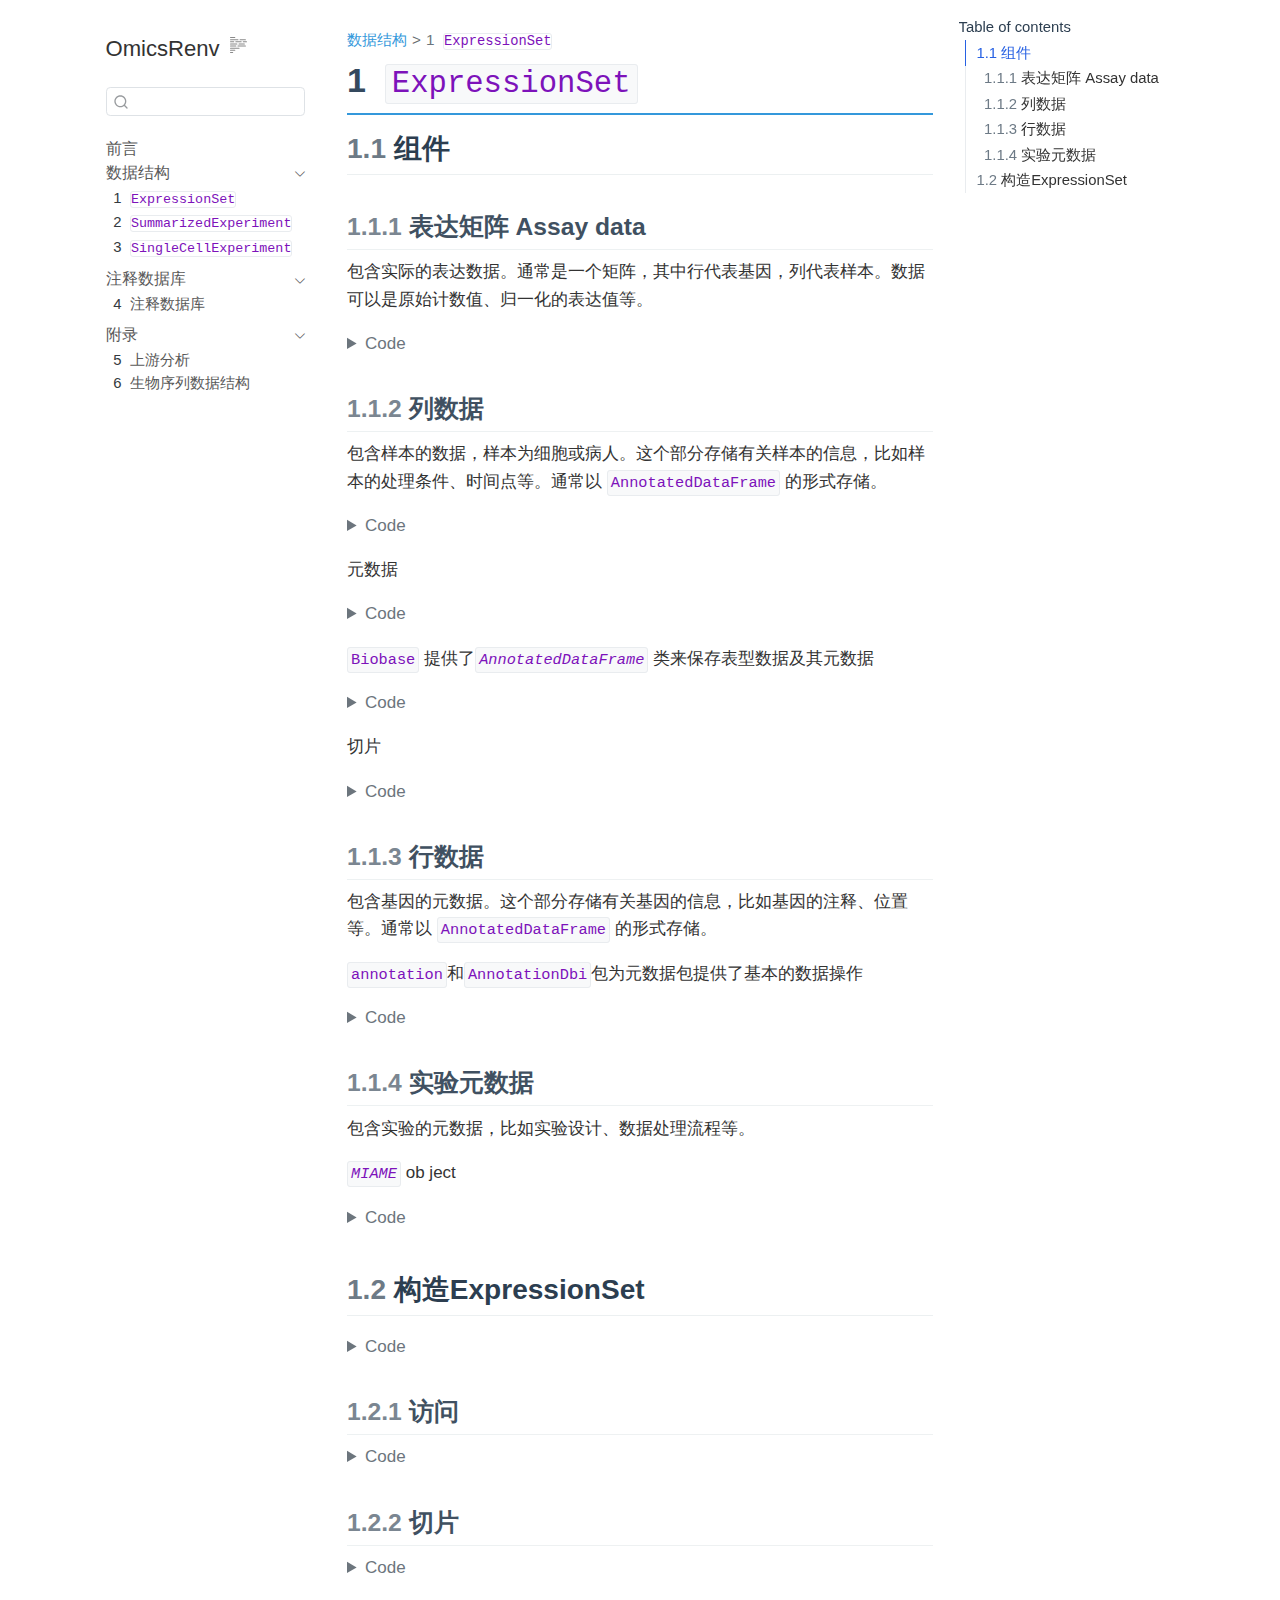
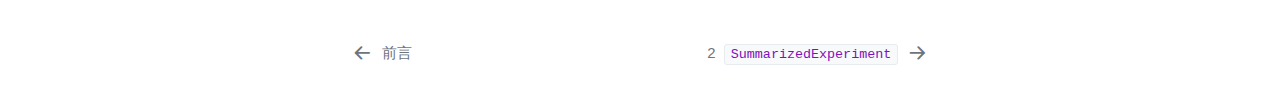
<file: docs/ExpressionSet.html>
<!DOCTYPE html>
<html xmlns="http://www.w3.org/1999/xhtml" lang="en" xml:lang="en"><head>

<meta charset="utf-8">
<meta name="generator" content="quarto-1.7.32">

<meta name="viewport" content="width=device-width, initial-scale=1.0, user-scalable=yes">


<title>1&nbsp; ExpressionSet – OmicsRenv</title>
<style>
code{white-space: pre-wrap;}
span.smallcaps{font-variant: small-caps;}
div.columns{display: flex; gap: min(4vw, 1.5em);}
div.column{flex: auto; overflow-x: auto;}
div.hanging-indent{margin-left: 1.5em; text-indent: -1.5em;}
ul.task-list{list-style: none;}
ul.task-list li input[type="checkbox"] {
  width: 0.8em;
  margin: 0 0.8em 0.2em -1em; /* quarto-specific, see https://github.com/quarto-dev/quarto-cli/issues/4556 */ 
  vertical-align: middle;
}
/* CSS for syntax highlighting */
html { -webkit-text-size-adjust: 100%; }
pre > code.sourceCode { white-space: pre; position: relative; }
pre > code.sourceCode > span { display: inline-block; line-height: 1.25; }
pre > code.sourceCode > span:empty { height: 1.2em; }
.sourceCode { overflow: visible; }
code.sourceCode > span { color: inherit; text-decoration: inherit; }
div.sourceCode { margin: 1em 0; }
pre.sourceCode { margin: 0; }
@media screen {
div.sourceCode { overflow: auto; }
}
@media print {
pre > code.sourceCode { white-space: pre-wrap; }
pre > code.sourceCode > span { text-indent: -5em; padding-left: 5em; }
}
pre.numberSource code
  { counter-reset: source-line 0; }
pre.numberSource code > span
  { position: relative; left: -4em; counter-increment: source-line; }
pre.numberSource code > span > a:first-child::before
  { content: counter(source-line);
    position: relative; left: -1em; text-align: right; vertical-align: baseline;
    border: none; display: inline-block;
    -webkit-touch-callout: none; -webkit-user-select: none;
    -khtml-user-select: none; -moz-user-select: none;
    -ms-user-select: none; user-select: none;
    padding: 0 4px; width: 4em;
  }
pre.numberSource { margin-left: 3em;  padding-left: 4px; }
div.sourceCode
  {   }
@media screen {
pre > code.sourceCode > span > a:first-child::before { text-decoration: underline; }
}
</style>


<script src="site_libs/quarto-nav/quarto-nav.js"></script>
<script src="site_libs/quarto-nav/headroom.min.js"></script>
<script src="site_libs/clipboard/clipboard.min.js"></script>
<script src="site_libs/quarto-search/autocomplete.umd.js"></script>
<script src="site_libs/quarto-search/fuse.min.js"></script>
<script src="site_libs/quarto-search/quarto-search.js"></script>
<meta name="quarto:offset" content="./">
<link href="./SummarizedExperiment.html" rel="next">
<link href="./index.html" rel="prev">
<script src="site_libs/quarto-html/quarto.js" type="module"></script>
<script src="site_libs/quarto-html/tabsets/tabsets.js" type="module"></script>
<script src="site_libs/quarto-html/popper.min.js"></script>
<script src="site_libs/quarto-html/tippy.umd.min.js"></script>
<script src="site_libs/quarto-html/anchor.min.js"></script>
<link href="site_libs/quarto-html/tippy.css" rel="stylesheet">
<link href="site_libs/quarto-html/quarto-syntax-highlighting-37eea08aefeeee20ff55810ff984fec1.css" rel="stylesheet" id="quarto-text-highlighting-styles">
<script src="site_libs/bootstrap/bootstrap.min.js"></script>
<link href="site_libs/bootstrap/bootstrap-icons.css" rel="stylesheet">
<link href="site_libs/bootstrap/bootstrap-364982630eef5352dd1537128a8ed5cb.min.css" rel="stylesheet" append-hash="true" id="quarto-bootstrap" data-mode="light">
<script id="quarto-search-options" type="application/json">{
  "location": "sidebar",
  "copy-button": false,
  "collapse-after": 3,
  "panel-placement": "start",
  "type": "textbox",
  "limit": 50,
  "keyboard-shortcut": [
    "f",
    "/",
    "s"
  ],
  "show-item-context": false,
  "language": {
    "search-no-results-text": "No results",
    "search-matching-documents-text": "matching documents",
    "search-copy-link-title": "Copy link to search",
    "search-hide-matches-text": "Hide additional matches",
    "search-more-match-text": "more match in this document",
    "search-more-matches-text": "more matches in this document",
    "search-clear-button-title": "Clear",
    "search-text-placeholder": "",
    "search-detached-cancel-button-title": "Cancel",
    "search-submit-button-title": "Submit",
    "search-label": "Search"
  }
}</script>


<link rel="stylesheet" href="styles.css">
</head>

<body class="nav-sidebar floating quarto-light">

<div id="quarto-search-results"></div>
  <header id="quarto-header" class="headroom fixed-top">
  <nav class="quarto-secondary-nav">
    <div class="container-fluid d-flex">
      <button type="button" class="quarto-btn-toggle btn" data-bs-toggle="collapse" role="button" data-bs-target=".quarto-sidebar-collapse-item" aria-controls="quarto-sidebar" aria-expanded="false" aria-label="Toggle sidebar navigation" onclick="if (window.quartoToggleHeadroom) { window.quartoToggleHeadroom(); }">
        <i class="bi bi-layout-text-sidebar-reverse"></i>
      </button>
        <nav class="quarto-page-breadcrumbs" aria-label="breadcrumb"><ol class="breadcrumb"><li class="breadcrumb-item"><a href="./ExpressionSet.html">数据结构</a></li><li class="breadcrumb-item"><a href="./ExpressionSet.html"><span class="chapter-number">1</span>&nbsp; <span class="chapter-title"><code>ExpressionSet</code></span></a></li></ol></nav>
        <a class="flex-grow-1" role="navigation" data-bs-toggle="collapse" data-bs-target=".quarto-sidebar-collapse-item" aria-controls="quarto-sidebar" aria-expanded="false" aria-label="Toggle sidebar navigation" onclick="if (window.quartoToggleHeadroom) { window.quartoToggleHeadroom(); }">      
        </a>
      <button type="button" class="btn quarto-search-button" aria-label="Search" onclick="window.quartoOpenSearch();">
        <i class="bi bi-search"></i>
      </button>
    </div>
  </nav>
</header>
<!-- content -->
<div id="quarto-content" class="quarto-container page-columns page-rows-contents page-layout-article">
<!-- sidebar -->
  <nav id="quarto-sidebar" class="sidebar collapse collapse-horizontal quarto-sidebar-collapse-item sidebar-navigation floating overflow-auto">
    <div class="pt-lg-2 mt-2 text-left sidebar-header">
    <div class="sidebar-title mb-0 py-0">
      <a href="./">OmicsRenv</a> 
        <div class="sidebar-tools-main">
  <a href="" class="quarto-reader-toggle quarto-navigation-tool px-1" onclick="window.quartoToggleReader(); return false;" title="Toggle reader mode">
  <div class="quarto-reader-toggle-btn">
  <i class="bi"></i>
  </div>
</a>
</div>
    </div>
      </div>
        <div class="mt-2 flex-shrink-0 align-items-center">
        <div class="sidebar-search">
        <div id="quarto-search" class="" title="Search"></div>
        </div>
        </div>
    <div class="sidebar-menu-container"> 
    <ul class="list-unstyled mt-1">
        <li class="sidebar-item">
  <div class="sidebar-item-container"> 
  <a href="./index.html" class="sidebar-item-text sidebar-link">
 <span class="menu-text">前言</span></a>
  </div>
</li>
        <li class="sidebar-item sidebar-item-section">
      <div class="sidebar-item-container"> 
            <a class="sidebar-item-text sidebar-link text-start" data-bs-toggle="collapse" data-bs-target="#quarto-sidebar-section-1" role="navigation" aria-expanded="true">
 <span class="menu-text">数据结构</span></a>
          <a class="sidebar-item-toggle text-start" data-bs-toggle="collapse" data-bs-target="#quarto-sidebar-section-1" role="navigation" aria-expanded="true" aria-label="Toggle section">
            <i class="bi bi-chevron-right ms-2"></i>
          </a> 
      </div>
      <ul id="quarto-sidebar-section-1" class="collapse list-unstyled sidebar-section depth1 show">  
          <li class="sidebar-item">
  <div class="sidebar-item-container"> 
  <a href="./ExpressionSet.html" class="sidebar-item-text sidebar-link active">
 <span class="menu-text"><span class="chapter-number">1</span>&nbsp; <span class="chapter-title"><code>ExpressionSet</code></span></span></a>
  </div>
</li>
          <li class="sidebar-item">
  <div class="sidebar-item-container"> 
  <a href="./SummarizedExperiment.html" class="sidebar-item-text sidebar-link">
 <span class="menu-text"><span class="chapter-number">2</span>&nbsp; <span class="chapter-title"><code>SummarizedExperiment</code></span></span></a>
  </div>
</li>
          <li class="sidebar-item">
  <div class="sidebar-item-container"> 
  <a href="./SingleCellExperiment.html" class="sidebar-item-text sidebar-link">
 <span class="menu-text"><span class="chapter-number">3</span>&nbsp; <span class="chapter-title"><code>SingleCellExperiment</code></span></span></a>
  </div>
</li>
      </ul>
  </li>
        <li class="sidebar-item sidebar-item-section">
      <div class="sidebar-item-container"> 
            <a class="sidebar-item-text sidebar-link text-start" data-bs-toggle="collapse" data-bs-target="#quarto-sidebar-section-2" role="navigation" aria-expanded="true">
 <span class="menu-text">注释数据库</span></a>
          <a class="sidebar-item-toggle text-start" data-bs-toggle="collapse" data-bs-target="#quarto-sidebar-section-2" role="navigation" aria-expanded="true" aria-label="Toggle section">
            <i class="bi bi-chevron-right ms-2"></i>
          </a> 
      </div>
      <ul id="quarto-sidebar-section-2" class="collapse list-unstyled sidebar-section depth1 show">  
          <li class="sidebar-item">
  <div class="sidebar-item-container"> 
  <a href="./annotation_database.html" class="sidebar-item-text sidebar-link">
 <span class="menu-text"><span class="chapter-number">4</span>&nbsp; <span class="chapter-title">注释数据库</span></span></a>
  </div>
</li>
      </ul>
  </li>
        <li class="sidebar-item sidebar-item-section">
      <div class="sidebar-item-container"> 
            <a class="sidebar-item-text sidebar-link text-start" data-bs-toggle="collapse" data-bs-target="#quarto-sidebar-section-3" role="navigation" aria-expanded="true">
 <span class="menu-text">附录</span></a>
          <a class="sidebar-item-toggle text-start" data-bs-toggle="collapse" data-bs-target="#quarto-sidebar-section-3" role="navigation" aria-expanded="true" aria-label="Toggle section">
            <i class="bi bi-chevron-right ms-2"></i>
          </a> 
      </div>
      <ul id="quarto-sidebar-section-3" class="collapse list-unstyled sidebar-section depth1 show">  
          <li class="sidebar-item">
  <div class="sidebar-item-container"> 
  <a href="./upstream_analysis.html" class="sidebar-item-text sidebar-link">
 <span class="menu-text"><span class="chapter-number">5</span>&nbsp; <span class="chapter-title">上游分析</span></span></a>
  </div>
</li>
          <li class="sidebar-item">
  <div class="sidebar-item-container"> 
  <a href="./sequence_structure.html" class="sidebar-item-text sidebar-link">
 <span class="menu-text"><span class="chapter-number">6</span>&nbsp; <span class="chapter-title">生物序列数据结构</span></span></a>
  </div>
</li>
      </ul>
  </li>
    </ul>
    </div>
</nav>
<div id="quarto-sidebar-glass" class="quarto-sidebar-collapse-item" data-bs-toggle="collapse" data-bs-target=".quarto-sidebar-collapse-item"></div>
<!-- margin-sidebar -->
    <div id="quarto-margin-sidebar" class="sidebar margin-sidebar">
        <nav id="TOC" role="doc-toc" class="toc-active">
    <h2 id="toc-title">Table of contents</h2>
   
  <ul>
  <li><a href="#组件" id="toc-组件" class="nav-link active" data-scroll-target="#组件"><span class="header-section-number">1.1</span> 组件</a>
  <ul class="collapse">
  <li><a href="#表达矩阵-assay-data" id="toc-表达矩阵-assay-data" class="nav-link" data-scroll-target="#表达矩阵-assay-data"><span class="header-section-number">1.1.1</span> 表达矩阵 Assay data</a></li>
  <li><a href="#列数据" id="toc-列数据" class="nav-link" data-scroll-target="#列数据"><span class="header-section-number">1.1.2</span> 列数据</a></li>
  <li><a href="#行数据" id="toc-行数据" class="nav-link" data-scroll-target="#行数据"><span class="header-section-number">1.1.3</span> 行数据</a></li>
  <li><a href="#实验元数据" id="toc-实验元数据" class="nav-link" data-scroll-target="#实验元数据"><span class="header-section-number">1.1.4</span> 实验元数据</a></li>
  </ul></li>
  <li><a href="#构造expressionset" id="toc-构造expressionset" class="nav-link" data-scroll-target="#构造expressionset"><span class="header-section-number">1.2</span> 构造ExpressionSet</a>
  <ul class="collapse">
  <li><a href="#访问" id="toc-访问" class="nav-link" data-scroll-target="#访问"><span class="header-section-number">1.2.1</span> 访问</a></li>
  <li><a href="#切片" id="toc-切片" class="nav-link" data-scroll-target="#切片"><span class="header-section-number">1.2.2</span> 切片</a></li>
  </ul></li>
  </ul>
</nav>
    </div>
<!-- main -->
<main class="content" id="quarto-document-content">

<header id="title-block-header" class="quarto-title-block default"><nav class="quarto-page-breadcrumbs quarto-title-breadcrumbs d-none d-lg-block" aria-label="breadcrumb"><ol class="breadcrumb"><li class="breadcrumb-item"><a href="./ExpressionSet.html">数据结构</a></li><li class="breadcrumb-item"><a href="./ExpressionSet.html"><span class="chapter-number">1</span>&nbsp; <span class="chapter-title"><code>ExpressionSet</code></span></a></li></ol></nav>
<div class="quarto-title">
<h1 class="title"><span class="chapter-number">1</span>&nbsp; <span class="chapter-title"><code>ExpressionSet</code></span></h1>
</div>



<div class="quarto-title-meta">

    
  
    
  </div>
  


</header>


<section id="组件" class="level2" data-number="1.1">
<h2 data-number="1.1" class="anchored" data-anchor-id="组件"><span class="header-section-number">1.1</span> 组件</h2>
<section id="表达矩阵-assay-data" class="level3" data-number="1.1.1">
<h3 data-number="1.1.1" class="anchored" data-anchor-id="表达矩阵-assay-data"><span class="header-section-number">1.1.1</span> 表达矩阵 Assay data</h3>
<p>包含实际的表达数据。通常是一个矩阵，其中行代表基因，列代表样本。数据可以是原始计数值、归一化的表达值等。</p>
<div class="cell">
<details class="code-fold">
<summary>Code</summary>
<div class="sourceCode cell-code" id="cb1"><pre class="sourceCode r code-with-copy"><code class="sourceCode r"><span id="cb1-1"><a href="#cb1-1" aria-hidden="true" tabindex="-1"></a>dataDirectory <span class="ot">&lt;-</span> <span class="fu">system.file</span>(<span class="st">"extdata"</span>, <span class="at">package=</span><span class="st">"Biobase"</span>)</span>
<span id="cb1-2"><a href="#cb1-2" aria-hidden="true" tabindex="-1"></a>exprsFile <span class="ot">&lt;-</span> <span class="fu">file.path</span>(dataDirectory, <span class="st">"exprsData.txt"</span>)</span>
<span id="cb1-3"><a href="#cb1-3" aria-hidden="true" tabindex="-1"></a></span>
<span id="cb1-4"><a href="#cb1-4" aria-hidden="true" tabindex="-1"></a>exprs <span class="ot">&lt;-</span> <span class="fu">as.matrix</span>(<span class="fu">read.table</span>(exprsFile, <span class="at">header=</span><span class="cn">TRUE</span>, <span class="at">sep=</span><span class="st">"</span><span class="sc">\t</span><span class="st">"</span>,</span>
<span id="cb1-5"><a href="#cb1-5" aria-hidden="true" tabindex="-1"></a>                              <span class="at">row.names=</span><span class="dv">1</span>,<span class="at">as.is=</span><span class="cn">TRUE</span>))</span>
<span id="cb1-6"><a href="#cb1-6" aria-hidden="true" tabindex="-1"></a><span class="fu">class</span>(exprs)</span>
<span id="cb1-7"><a href="#cb1-7" aria-hidden="true" tabindex="-1"></a><span class="co">#&gt; [1] "matrix" "array"</span></span>
<span id="cb1-8"><a href="#cb1-8" aria-hidden="true" tabindex="-1"></a><span class="fu">dim</span>(exprs)</span>
<span id="cb1-9"><a href="#cb1-9" aria-hidden="true" tabindex="-1"></a><span class="co">#&gt; [1] 500  26</span></span>
<span id="cb1-10"><a href="#cb1-10" aria-hidden="true" tabindex="-1"></a><span class="fu">colnames</span>(exprs)</span>
<span id="cb1-11"><a href="#cb1-11" aria-hidden="true" tabindex="-1"></a><span class="co">#&gt;  [1] "A" "B" "C" "D" "E" "F" "G" "H" "I" "J" "K" "L" "M" "N" "O" "P" "Q" "R" "S"</span></span>
<span id="cb1-12"><a href="#cb1-12" aria-hidden="true" tabindex="-1"></a><span class="co">#&gt; [20] "T" "U" "V" "W" "X" "Y" "Z"</span></span>
<span id="cb1-13"><a href="#cb1-13" aria-hidden="true" tabindex="-1"></a><span class="fu">head</span>(exprs[,<span class="dv">1</span><span class="sc">:</span><span class="dv">5</span>])</span>
<span id="cb1-14"><a href="#cb1-14" aria-hidden="true" tabindex="-1"></a><span class="co">#&gt;                        A         B        C        D        E</span></span>
<span id="cb1-15"><a href="#cb1-15" aria-hidden="true" tabindex="-1"></a><span class="co">#&gt; AFFX-MurIL2_at  192.7420  85.75330 176.7570 135.5750 64.49390</span></span>
<span id="cb1-16"><a href="#cb1-16" aria-hidden="true" tabindex="-1"></a><span class="co">#&gt; AFFX-MurIL10_at  97.1370 126.19600  77.9216  93.3713 24.39860</span></span>
<span id="cb1-17"><a href="#cb1-17" aria-hidden="true" tabindex="-1"></a><span class="co">#&gt; AFFX-MurIL4_at   45.8192   8.83135  33.0632  28.7072  5.94492</span></span>
<span id="cb1-18"><a href="#cb1-18" aria-hidden="true" tabindex="-1"></a><span class="co">#&gt; AFFX-MurFAS_at   22.5445   3.60093  14.6883  12.3397 36.86630</span></span>
<span id="cb1-19"><a href="#cb1-19" aria-hidden="true" tabindex="-1"></a><span class="co">#&gt; AFFX-BioB-5_at   96.7875  30.43800  46.1271  70.9319 56.17440</span></span>
<span id="cb1-20"><a href="#cb1-20" aria-hidden="true" tabindex="-1"></a><span class="co">#&gt; AFFX-BioB-M_at   89.0730  25.84610  57.2033  69.9766 49.58220</span></span></code><button title="Copy to Clipboard" class="code-copy-button"><i class="bi"></i></button></pre></div>
</details>
</div>
</section>
<section id="列数据" class="level3" data-number="1.1.2">
<h3 data-number="1.1.2" class="anchored" data-anchor-id="列数据"><span class="header-section-number">1.1.2</span> 列数据</h3>
<p>包含样本的数据，样本为细胞或病人。这个部分存储有关样本的信息，比如样本的处理条件、时间点等。通常以 <code>AnnotatedDataFrame</code> 的形式存储。</p>
<div class="cell">
<details class="code-fold">
<summary>Code</summary>
<div class="sourceCode cell-code" id="cb2"><pre class="sourceCode r code-with-copy"><code class="sourceCode r"><span id="cb2-1"><a href="#cb2-1" aria-hidden="true" tabindex="-1"></a>pDataFile <span class="ot">&lt;-</span> <span class="fu">file.path</span>(dataDirectory, <span class="st">"pData.txt"</span>)</span>
<span id="cb2-2"><a href="#cb2-2" aria-hidden="true" tabindex="-1"></a>pData <span class="ot">&lt;-</span> <span class="fu">read.table</span>(pDataFile,<span class="at">row.names=</span><span class="dv">1</span>, <span class="at">header=</span><span class="cn">TRUE</span>, <span class="at">sep=</span><span class="st">"</span><span class="sc">\t</span><span class="st">"</span>)</span>
<span id="cb2-3"><a href="#cb2-3" aria-hidden="true" tabindex="-1"></a></span>
<span id="cb2-4"><a href="#cb2-4" aria-hidden="true" tabindex="-1"></a><span class="fu">dim</span>(pData)</span>
<span id="cb2-5"><a href="#cb2-5" aria-hidden="true" tabindex="-1"></a><span class="co">#&gt; [1] 26  3</span></span>
<span id="cb2-6"><a href="#cb2-6" aria-hidden="true" tabindex="-1"></a><span class="fu">colnames</span>(pData)</span>
<span id="cb2-7"><a href="#cb2-7" aria-hidden="true" tabindex="-1"></a><span class="co">#&gt; [1] "gender" "type"   "score"</span></span>
<span id="cb2-8"><a href="#cb2-8" aria-hidden="true" tabindex="-1"></a><span class="fu">sapply</span>(pData, class)</span>
<span id="cb2-9"><a href="#cb2-9" aria-hidden="true" tabindex="-1"></a><span class="co">#&gt;      gender        type       score </span></span>
<span id="cb2-10"><a href="#cb2-10" aria-hidden="true" tabindex="-1"></a><span class="co">#&gt; "character" "character"   "numeric"</span></span>
<span id="cb2-11"><a href="#cb2-11" aria-hidden="true" tabindex="-1"></a></span>
<span id="cb2-12"><a href="#cb2-12" aria-hidden="true" tabindex="-1"></a><span class="fu">rownames</span>(pData)</span>
<span id="cb2-13"><a href="#cb2-13" aria-hidden="true" tabindex="-1"></a><span class="co">#&gt;  [1] "A" "B" "C" "D" "E" "F" "G" "H" "I" "J" "K" "L" "M" "N" "O" "P" "Q" "R" "S"</span></span>
<span id="cb2-14"><a href="#cb2-14" aria-hidden="true" tabindex="-1"></a><span class="co">#&gt; [20] "T" "U" "V" "W" "X" "Y" "Z"</span></span>
<span id="cb2-15"><a href="#cb2-15" aria-hidden="true" tabindex="-1"></a></span>
<span id="cb2-16"><a href="#cb2-16" aria-hidden="true" tabindex="-1"></a><span class="fu">summary</span>(pData)</span>
<span id="cb2-17"><a href="#cb2-17" aria-hidden="true" tabindex="-1"></a><span class="co">#&gt;     gender              type               score       </span></span>
<span id="cb2-18"><a href="#cb2-18" aria-hidden="true" tabindex="-1"></a><span class="co">#&gt;  Length:26          Length:26          Min.   :0.1000  </span></span>
<span id="cb2-19"><a href="#cb2-19" aria-hidden="true" tabindex="-1"></a><span class="co">#&gt;  Class :character   Class :character   1st Qu.:0.3275  </span></span>
<span id="cb2-20"><a href="#cb2-20" aria-hidden="true" tabindex="-1"></a><span class="co">#&gt;  Mode  :character   Mode  :character   Median :0.4150  </span></span>
<span id="cb2-21"><a href="#cb2-21" aria-hidden="true" tabindex="-1"></a><span class="co">#&gt;                                        Mean   :0.5369  </span></span>
<span id="cb2-22"><a href="#cb2-22" aria-hidden="true" tabindex="-1"></a><span class="co">#&gt;                                        3rd Qu.:0.7650  </span></span>
<span id="cb2-23"><a href="#cb2-23" aria-hidden="true" tabindex="-1"></a><span class="co">#&gt;                                        Max.   :0.9800</span></span>
<span id="cb2-24"><a href="#cb2-24" aria-hidden="true" tabindex="-1"></a></span>
<span id="cb2-25"><a href="#cb2-25" aria-hidden="true" tabindex="-1"></a><span class="fu">all</span>(<span class="fu">rownames</span>(pData)<span class="sc">==</span><span class="fu">colnames</span>(exprs))</span>
<span id="cb2-26"><a href="#cb2-26" aria-hidden="true" tabindex="-1"></a><span class="co">#&gt; [1] TRUE</span></span></code><button title="Copy to Clipboard" class="code-copy-button"><i class="bi"></i></button></pre></div>
</details>
</div>
<p>元数据</p>
<div class="cell">
<details class="code-fold">
<summary>Code</summary>
<div class="sourceCode cell-code" id="cb3"><pre class="sourceCode r code-with-copy"><code class="sourceCode r"><span id="cb3-1"><a href="#cb3-1" aria-hidden="true" tabindex="-1"></a>metadata <span class="ot">&lt;-</span> <span class="fu">data.frame</span>(<span class="at">labelDescription=</span> <span class="fu">c</span>(<span class="st">"Patient gender"</span>,<span class="st">"Case/control status"</span>,</span>
<span id="cb3-2"><a href="#cb3-2" aria-hidden="true" tabindex="-1"></a>                                           <span class="st">"Tumor progress on XYZ scale"</span>),</span>
<span id="cb3-3"><a href="#cb3-3" aria-hidden="true" tabindex="-1"></a>                       <span class="at">row.names=</span><span class="fu">c</span>(<span class="st">"gender"</span>, <span class="st">"type"</span>, <span class="st">"score"</span>))</span>
<span id="cb3-4"><a href="#cb3-4" aria-hidden="true" tabindex="-1"></a>metadata</span>
<span id="cb3-5"><a href="#cb3-5" aria-hidden="true" tabindex="-1"></a><span class="co">#&gt;                   labelDescription</span></span>
<span id="cb3-6"><a href="#cb3-6" aria-hidden="true" tabindex="-1"></a><span class="co">#&gt; gender              Patient gender</span></span>
<span id="cb3-7"><a href="#cb3-7" aria-hidden="true" tabindex="-1"></a><span class="co">#&gt; type           Case/control status</span></span>
<span id="cb3-8"><a href="#cb3-8" aria-hidden="true" tabindex="-1"></a><span class="co">#&gt; score  Tumor progress on XYZ scale</span></span></code><button title="Copy to Clipboard" class="code-copy-button"><i class="bi"></i></button></pre></div>
</details>
</div>
<p><strong><code>Biobase</code></strong> 提供了<em><code>AnnotatedDataFrame</code></em> 类来保存表型数据及其元数据</p>
<div class="cell">
<details class="code-fold">
<summary>Code</summary>
<div class="sourceCode cell-code" id="cb4"><pre class="sourceCode r code-with-copy"><code class="sourceCode r"><span id="cb4-1"><a href="#cb4-1" aria-hidden="true" tabindex="-1"></a><span class="fu">library</span>(Biobase)</span>
<span id="cb4-2"><a href="#cb4-2" aria-hidden="true" tabindex="-1"></a>phenoData <span class="ot">&lt;-</span> <span class="fu">new</span>(<span class="st">"AnnotatedDataFrame"</span>,<span class="at">data=</span>pData, <span class="at">varMetadata=</span>metadata)</span>
<span id="cb4-3"><a href="#cb4-3" aria-hidden="true" tabindex="-1"></a>phenoData</span>
<span id="cb4-4"><a href="#cb4-4" aria-hidden="true" tabindex="-1"></a><span class="co">#&gt; An object of class 'AnnotatedDataFrame'</span></span>
<span id="cb4-5"><a href="#cb4-5" aria-hidden="true" tabindex="-1"></a><span class="co">#&gt;   rowNames: A B ... Z (26 total)</span></span>
<span id="cb4-6"><a href="#cb4-6" aria-hidden="true" tabindex="-1"></a><span class="co">#&gt;   varLabels: gender type score</span></span>
<span id="cb4-7"><a href="#cb4-7" aria-hidden="true" tabindex="-1"></a><span class="co">#&gt;   varMetadata: labelDescription</span></span></code><button title="Copy to Clipboard" class="code-copy-button"><i class="bi"></i></button></pre></div>
</details>
</div>
<p>切片</p>
<div class="cell">
<details class="code-fold">
<summary>Code</summary>
<div class="sourceCode cell-code" id="cb5"><pre class="sourceCode r code-with-copy"><code class="sourceCode r"><span id="cb5-1"><a href="#cb5-1" aria-hidden="true" tabindex="-1"></a><span class="fu">head</span>(<span class="fu">pData</span>(phenoData))</span>
<span id="cb5-2"><a href="#cb5-2" aria-hidden="true" tabindex="-1"></a><span class="co">#&gt;   gender    type score</span></span>
<span id="cb5-3"><a href="#cb5-3" aria-hidden="true" tabindex="-1"></a><span class="co">#&gt; A Female Control  0.75</span></span>
<span id="cb5-4"><a href="#cb5-4" aria-hidden="true" tabindex="-1"></a><span class="co">#&gt; B   Male    Case  0.40</span></span>
<span id="cb5-5"><a href="#cb5-5" aria-hidden="true" tabindex="-1"></a><span class="co">#&gt; C   Male Control  0.73</span></span>
<span id="cb5-6"><a href="#cb5-6" aria-hidden="true" tabindex="-1"></a><span class="co">#&gt; D   Male    Case  0.42</span></span>
<span id="cb5-7"><a href="#cb5-7" aria-hidden="true" tabindex="-1"></a><span class="co">#&gt; E Female    Case  0.93</span></span>
<span id="cb5-8"><a href="#cb5-8" aria-hidden="true" tabindex="-1"></a><span class="co">#&gt; F   Male Control  0.22</span></span>
<span id="cb5-9"><a href="#cb5-9" aria-hidden="true" tabindex="-1"></a></span>
<span id="cb5-10"><a href="#cb5-10" aria-hidden="true" tabindex="-1"></a>phenoData[<span class="fu">c</span>(<span class="st">"A"</span>,<span class="st">"Z"</span>),<span class="st">"gender"</span>]</span>
<span id="cb5-11"><a href="#cb5-11" aria-hidden="true" tabindex="-1"></a><span class="co">#&gt; An object of class 'AnnotatedDataFrame'</span></span>
<span id="cb5-12"><a href="#cb5-12" aria-hidden="true" tabindex="-1"></a><span class="co">#&gt;   rowNames: A Z</span></span>
<span id="cb5-13"><a href="#cb5-13" aria-hidden="true" tabindex="-1"></a><span class="co">#&gt;   varLabels: gender</span></span>
<span id="cb5-14"><a href="#cb5-14" aria-hidden="true" tabindex="-1"></a><span class="co">#&gt;   varMetadata: labelDescription</span></span>
<span id="cb5-15"><a href="#cb5-15" aria-hidden="true" tabindex="-1"></a><span class="fu">pData</span>(phenoData[phenoData<span class="sc">$</span>score<span class="sc">&gt;</span><span class="fl">0.8</span>,])</span>
<span id="cb5-16"><a href="#cb5-16" aria-hidden="true" tabindex="-1"></a><span class="co">#&gt;   gender    type score</span></span>
<span id="cb5-17"><a href="#cb5-17" aria-hidden="true" tabindex="-1"></a><span class="co">#&gt; E Female    Case  0.93</span></span>
<span id="cb5-18"><a href="#cb5-18" aria-hidden="true" tabindex="-1"></a><span class="co">#&gt; G   Male    Case  0.96</span></span>
<span id="cb5-19"><a href="#cb5-19" aria-hidden="true" tabindex="-1"></a><span class="co">#&gt; X   Male Control  0.98</span></span>
<span id="cb5-20"><a href="#cb5-20" aria-hidden="true" tabindex="-1"></a><span class="co">#&gt; Y Female    Case  0.94</span></span></code><button title="Copy to Clipboard" class="code-copy-button"><i class="bi"></i></button></pre></div>
</details>
</div>
</section>
<section id="行数据" class="level3" data-number="1.1.3">
<h3 data-number="1.1.3" class="anchored" data-anchor-id="行数据"><span class="header-section-number">1.1.3</span> 行数据</h3>
<p>包含基因的元数据。这个部分存储有关基因的信息，比如基因的注释、位置等。通常以 <code>AnnotatedDataFrame</code> 的形式存储。</p>
<p><strong><code>annotation</code></strong>和<strong><code>AnnotationDbi</code></strong>包为元数据包提供了基本的数据操作</p>
<div class="cell">
<details class="code-fold">
<summary>Code</summary>
<div class="sourceCode cell-code" id="cb6"><pre class="sourceCode r code-with-copy"><code class="sourceCode r"><span id="cb6-1"><a href="#cb6-1" aria-hidden="true" tabindex="-1"></a>annotation <span class="ot">&lt;-</span> <span class="st">"hgu95av2"</span></span></code><button title="Copy to Clipboard" class="code-copy-button"><i class="bi"></i></button></pre></div>
</details>
</div>
</section>
<section id="实验元数据" class="level3" data-number="1.1.4">
<h3 data-number="1.1.4" class="anchored" data-anchor-id="实验元数据"><span class="header-section-number">1.1.4</span> 实验元数据</h3>
<p>包含实验的元数据，比如实验设计、数据处理流程等。</p>
<p><em><code>MIAME</code></em> ob ject</p>
<div class="cell">
<details class="code-fold">
<summary>Code</summary>
<div class="sourceCode cell-code" id="cb7"><pre class="sourceCode r code-with-copy"><code class="sourceCode r"><span id="cb7-1"><a href="#cb7-1" aria-hidden="true" tabindex="-1"></a>experimentData <span class="ot">&lt;-</span> <span class="fu">new</span>(<span class="st">"MIAME"</span>,<span class="at">name=</span><span class="st">"Pierre Fermat"</span>,<span class="at">lab=</span><span class="st">"Francis Galton Lab"</span>,</span>
<span id="cb7-2"><a href="#cb7-2" aria-hidden="true" tabindex="-1"></a>                      <span class="at">contact=</span><span class="st">"pfermat@lab.not.exist"</span>,</span>
<span id="cb7-3"><a href="#cb7-3" aria-hidden="true" tabindex="-1"></a>                      <span class="at">title=</span><span class="st">"Smoking-Cancer Experiment"</span>,</span>
<span id="cb7-4"><a href="#cb7-4" aria-hidden="true" tabindex="-1"></a>                      <span class="at">abstract=</span><span class="st">"An example ExpressionSet"</span>,</span>
<span id="cb7-5"><a href="#cb7-5" aria-hidden="true" tabindex="-1"></a>                      <span class="at">url=</span><span class="st">"www.lab.not.exist"</span>,</span>
<span id="cb7-6"><a href="#cb7-6" aria-hidden="true" tabindex="-1"></a>                      <span class="at">other=</span><span class="fu">list</span>(</span>
<span id="cb7-7"><a href="#cb7-7" aria-hidden="true" tabindex="-1"></a>                        <span class="at">notes=</span><span class="st">"Created from text files"</span></span>
<span id="cb7-8"><a href="#cb7-8" aria-hidden="true" tabindex="-1"></a>                        )</span>
<span id="cb7-9"><a href="#cb7-9" aria-hidden="true" tabindex="-1"></a>                      )</span>
<span id="cb7-10"><a href="#cb7-10" aria-hidden="true" tabindex="-1"></a>experimentData</span>
<span id="cb7-11"><a href="#cb7-11" aria-hidden="true" tabindex="-1"></a><span class="co">#&gt; Experiment data</span></span>
<span id="cb7-12"><a href="#cb7-12" aria-hidden="true" tabindex="-1"></a><span class="co">#&gt;   Experimenter name: Pierre Fermat </span></span>
<span id="cb7-13"><a href="#cb7-13" aria-hidden="true" tabindex="-1"></a><span class="co">#&gt;   Laboratory: Francis Galton Lab </span></span>
<span id="cb7-14"><a href="#cb7-14" aria-hidden="true" tabindex="-1"></a><span class="co">#&gt;   Contact information: pfermat@lab.not.exist </span></span>
<span id="cb7-15"><a href="#cb7-15" aria-hidden="true" tabindex="-1"></a><span class="co">#&gt;   Title: Smoking-Cancer Experiment </span></span>
<span id="cb7-16"><a href="#cb7-16" aria-hidden="true" tabindex="-1"></a><span class="co">#&gt;   URL: www.lab.not.exist </span></span>
<span id="cb7-17"><a href="#cb7-17" aria-hidden="true" tabindex="-1"></a><span class="co">#&gt;   PMIDs:  </span></span>
<span id="cb7-18"><a href="#cb7-18" aria-hidden="true" tabindex="-1"></a><span class="co">#&gt; </span></span>
<span id="cb7-19"><a href="#cb7-19" aria-hidden="true" tabindex="-1"></a><span class="co">#&gt;   Abstract: A 3 word abstract is available. Use 'abstract' method.</span></span>
<span id="cb7-20"><a href="#cb7-20" aria-hidden="true" tabindex="-1"></a><span class="co">#&gt;   notes:</span></span>
<span id="cb7-21"><a href="#cb7-21" aria-hidden="true" tabindex="-1"></a><span class="co">#&gt;    notes:     </span></span>
<span id="cb7-22"><a href="#cb7-22" aria-hidden="true" tabindex="-1"></a><span class="co">#&gt;       Created from text files</span></span></code><button title="Copy to Clipboard" class="code-copy-button"><i class="bi"></i></button></pre></div>
</details>
</div>
</section>
</section>
<section id="构造expressionset" class="level2" data-number="1.2">
<h2 data-number="1.2" class="anchored" data-anchor-id="构造expressionset"><span class="header-section-number">1.2</span> 构造ExpressionSet</h2>
<div class="cell">
<details class="code-fold">
<summary>Code</summary>
<div class="sourceCode cell-code" id="cb8"><pre class="sourceCode r code-with-copy"><code class="sourceCode r"><span id="cb8-1"><a href="#cb8-1" aria-hidden="true" tabindex="-1"></a><span class="co">#help("ExpressionSet-class")</span></span>
<span id="cb8-2"><a href="#cb8-2" aria-hidden="true" tabindex="-1"></a>miniSet <span class="ot">&lt;-</span> <span class="fu">ExpressionSet</span>(<span class="at">assayData=</span>exprs)</span>
<span id="cb8-3"><a href="#cb8-3" aria-hidden="true" tabindex="-1"></a>miniSet</span>
<span id="cb8-4"><a href="#cb8-4" aria-hidden="true" tabindex="-1"></a><span class="co">#&gt; ExpressionSet (storageMode: lockedEnvironment)</span></span>
<span id="cb8-5"><a href="#cb8-5" aria-hidden="true" tabindex="-1"></a><span class="co">#&gt; assayData: 500 features, 26 samples </span></span>
<span id="cb8-6"><a href="#cb8-6" aria-hidden="true" tabindex="-1"></a><span class="co">#&gt;   element names: exprs </span></span>
<span id="cb8-7"><a href="#cb8-7" aria-hidden="true" tabindex="-1"></a><span class="co">#&gt; protocolData: none</span></span>
<span id="cb8-8"><a href="#cb8-8" aria-hidden="true" tabindex="-1"></a><span class="co">#&gt; phenoData: none</span></span>
<span id="cb8-9"><a href="#cb8-9" aria-hidden="true" tabindex="-1"></a><span class="co">#&gt; featureData: none</span></span>
<span id="cb8-10"><a href="#cb8-10" aria-hidden="true" tabindex="-1"></a><span class="co">#&gt; experimentData: use 'experimentData(object)'</span></span>
<span id="cb8-11"><a href="#cb8-11" aria-hidden="true" tabindex="-1"></a><span class="co">#&gt; Annotation:</span></span>
<span id="cb8-12"><a href="#cb8-12" aria-hidden="true" tabindex="-1"></a></span>
<span id="cb8-13"><a href="#cb8-13" aria-hidden="true" tabindex="-1"></a>exampleSet <span class="ot">&lt;-</span> <span class="fu">ExpressionSet</span>(<span class="at">assayData=</span>exprs,</span>
<span id="cb8-14"><a href="#cb8-14" aria-hidden="true" tabindex="-1"></a>                            <span class="at">phenoData=</span>phenoData,</span>
<span id="cb8-15"><a href="#cb8-15" aria-hidden="true" tabindex="-1"></a>                            <span class="at">experimentData=</span>experimentData,</span>
<span id="cb8-16"><a href="#cb8-16" aria-hidden="true" tabindex="-1"></a>                            <span class="at">annotation=</span><span class="st">"hgu95av2"</span>)</span>
<span id="cb8-17"><a href="#cb8-17" aria-hidden="true" tabindex="-1"></a></span>
<span id="cb8-18"><a href="#cb8-18" aria-hidden="true" tabindex="-1"></a>exampleSet</span>
<span id="cb8-19"><a href="#cb8-19" aria-hidden="true" tabindex="-1"></a><span class="co">#&gt; ExpressionSet (storageMode: lockedEnvironment)</span></span>
<span id="cb8-20"><a href="#cb8-20" aria-hidden="true" tabindex="-1"></a><span class="co">#&gt; assayData: 500 features, 26 samples </span></span>
<span id="cb8-21"><a href="#cb8-21" aria-hidden="true" tabindex="-1"></a><span class="co">#&gt;   element names: exprs </span></span>
<span id="cb8-22"><a href="#cb8-22" aria-hidden="true" tabindex="-1"></a><span class="co">#&gt; protocolData: none</span></span>
<span id="cb8-23"><a href="#cb8-23" aria-hidden="true" tabindex="-1"></a><span class="co">#&gt; phenoData</span></span>
<span id="cb8-24"><a href="#cb8-24" aria-hidden="true" tabindex="-1"></a><span class="co">#&gt;   sampleNames: A B ... Z (26 total)</span></span>
<span id="cb8-25"><a href="#cb8-25" aria-hidden="true" tabindex="-1"></a><span class="co">#&gt;   varLabels: gender type score</span></span>
<span id="cb8-26"><a href="#cb8-26" aria-hidden="true" tabindex="-1"></a><span class="co">#&gt;   varMetadata: labelDescription</span></span>
<span id="cb8-27"><a href="#cb8-27" aria-hidden="true" tabindex="-1"></a><span class="co">#&gt; featureData: none</span></span>
<span id="cb8-28"><a href="#cb8-28" aria-hidden="true" tabindex="-1"></a><span class="co">#&gt; experimentData: use 'experimentData(object)'</span></span>
<span id="cb8-29"><a href="#cb8-29" aria-hidden="true" tabindex="-1"></a><span class="co">#&gt; Annotation: hgu95av2</span></span></code><button title="Copy to Clipboard" class="code-copy-button"><i class="bi"></i></button></pre></div>
</details>
</div>
<section id="访问" class="level3" data-number="1.2.1">
<h3 data-number="1.2.1" class="anchored" data-anchor-id="访问"><span class="header-section-number">1.2.1</span> 访问</h3>
<div class="cell">
<details class="code-fold">
<summary>Code</summary>
<div class="sourceCode cell-code" id="cb9"><pre class="sourceCode r code-with-copy"><code class="sourceCode r"><span id="cb9-1"><a href="#cb9-1" aria-hidden="true" tabindex="-1"></a><span class="fu">exprs</span>(exampleSet) <span class="sc">|&gt;</span>  <span class="fu">head</span>()</span>
<span id="cb9-2"><a href="#cb9-2" aria-hidden="true" tabindex="-1"></a><span class="co">#&gt;                        A         B        C        D        E       F        G</span></span>
<span id="cb9-3"><a href="#cb9-3" aria-hidden="true" tabindex="-1"></a><span class="co">#&gt; AFFX-MurIL2_at  192.7420  85.75330 176.7570 135.5750 64.49390 76.3569 160.5050</span></span>
<span id="cb9-4"><a href="#cb9-4" aria-hidden="true" tabindex="-1"></a><span class="co">#&gt; AFFX-MurIL10_at  97.1370 126.19600  77.9216  93.3713 24.39860 85.5088  98.9086</span></span>
<span id="cb9-5"><a href="#cb9-5" aria-hidden="true" tabindex="-1"></a><span class="co">#&gt; AFFX-MurIL4_at   45.8192   8.83135  33.0632  28.7072  5.94492 28.2925  30.9694</span></span>
<span id="cb9-6"><a href="#cb9-6" aria-hidden="true" tabindex="-1"></a><span class="co">#&gt; AFFX-MurFAS_at   22.5445   3.60093  14.6883  12.3397 36.86630 11.2568  23.0034</span></span>
<span id="cb9-7"><a href="#cb9-7" aria-hidden="true" tabindex="-1"></a><span class="co">#&gt; AFFX-BioB-5_at   96.7875  30.43800  46.1271  70.9319 56.17440 42.6756  86.5156</span></span>
<span id="cb9-8"><a href="#cb9-8" aria-hidden="true" tabindex="-1"></a><span class="co">#&gt; AFFX-BioB-M_at   89.0730  25.84610  57.2033  69.9766 49.58220 26.1262  75.0083</span></span>
<span id="cb9-9"><a href="#cb9-9" aria-hidden="true" tabindex="-1"></a><span class="co">#&gt;                       H       I         J        K       L       M       N</span></span>
<span id="cb9-10"><a href="#cb9-10" aria-hidden="true" tabindex="-1"></a><span class="co">#&gt; AFFX-MurIL2_at  65.9631 56.9039 135.60800 63.44320 78.2126 83.0943 89.3372</span></span>
<span id="cb9-11"><a href="#cb9-11" aria-hidden="true" tabindex="-1"></a><span class="co">#&gt; AFFX-MurIL10_at 81.6932 97.8015  90.48380 70.57330 94.5418 75.3455 68.5827</span></span>
<span id="cb9-12"><a href="#cb9-12" aria-hidden="true" tabindex="-1"></a><span class="co">#&gt; AFFX-MurIL4_at  14.7923 14.2399  34.48740 20.35210 14.1554 20.6251 15.9231</span></span>
<span id="cb9-13"><a href="#cb9-13" aria-hidden="true" tabindex="-1"></a><span class="co">#&gt; AFFX-MurFAS_at  16.2134 12.0375   4.54978  8.51782 27.2852 10.1616 20.2488</span></span>
<span id="cb9-14"><a href="#cb9-14" aria-hidden="true" tabindex="-1"></a><span class="co">#&gt; AFFX-BioB-5_at  30.7927 19.7183  46.35200 39.13260 41.7698 80.2197 36.4903</span></span>
<span id="cb9-15"><a href="#cb9-15" aria-hidden="true" tabindex="-1"></a><span class="co">#&gt; AFFX-BioB-M_at  42.3352 41.1207  91.53070 39.91360 49.8397 63.4794 24.7007</span></span>
<span id="cb9-16"><a href="#cb9-16" aria-hidden="true" tabindex="-1"></a><span class="co">#&gt;                       O       P        Q        R         S       T         U</span></span>
<span id="cb9-17"><a href="#cb9-17" aria-hidden="true" tabindex="-1"></a><span class="co">#&gt; AFFX-MurIL2_at  91.0615 95.9377 179.8450 152.4670 180.83400 85.4146 157.98900</span></span>
<span id="cb9-18"><a href="#cb9-18" aria-hidden="true" tabindex="-1"></a><span class="co">#&gt; AFFX-MurIL10_at 87.4050 84.4581  87.6806 108.0320 134.26300 91.4031  -8.68811</span></span>
<span id="cb9-19"><a href="#cb9-19" aria-hidden="true" tabindex="-1"></a><span class="co">#&gt; AFFX-MurIL4_at  20.1579 27.8139  32.7911  33.5292  19.81720 20.4190  26.87200</span></span>
<span id="cb9-20"><a href="#cb9-20" aria-hidden="true" tabindex="-1"></a><span class="co">#&gt; AFFX-MurFAS_at  15.7849 14.3276  15.9488  14.6753  -7.91911 12.8875  11.91860</span></span>
<span id="cb9-21"><a href="#cb9-21" aria-hidden="true" tabindex="-1"></a><span class="co">#&gt; AFFX-BioB-5_at  36.4021 35.3054  58.6239 114.0620  93.44020 22.5168  48.64620</span></span>
<span id="cb9-22"><a href="#cb9-22" aria-hidden="true" tabindex="-1"></a><span class="co">#&gt; AFFX-BioB-M_at  47.4641 47.3578  58.1331 104.1220 115.83100 58.1224  73.42210</span></span>
<span id="cb9-23"><a href="#cb9-23" aria-hidden="true" tabindex="-1"></a><span class="co">#&gt;                        V       W         X       Y         Z</span></span>
<span id="cb9-24"><a href="#cb9-24" aria-hidden="true" tabindex="-1"></a><span class="co">#&gt; AFFX-MurIL2_at  146.8000 93.8829 103.85500 64.4340 175.61500</span></span>
<span id="cb9-25"><a href="#cb9-25" aria-hidden="true" tabindex="-1"></a><span class="co">#&gt; AFFX-MurIL10_at  85.0212 79.2998  71.65520 64.2369  78.70680</span></span>
<span id="cb9-26"><a href="#cb9-26" aria-hidden="true" tabindex="-1"></a><span class="co">#&gt; AFFX-MurIL4_at   31.1488 22.3420  19.01350 12.1686  17.37800</span></span>
<span id="cb9-27"><a href="#cb9-27" aria-hidden="true" tabindex="-1"></a><span class="co">#&gt; AFFX-MurFAS_at   12.8324 11.1390   7.55564 19.9849   8.96849</span></span>
<span id="cb9-28"><a href="#cb9-28" aria-hidden="true" tabindex="-1"></a><span class="co">#&gt; AFFX-BioB-5_at   90.2215 42.0053  57.57380 44.8216  61.70440</span></span>
<span id="cb9-29"><a href="#cb9-29" aria-hidden="true" tabindex="-1"></a><span class="co">#&gt; AFFX-BioB-M_at   64.6066 40.3068  41.82090 46.1087  49.41220</span></span>
<span id="cb9-30"><a href="#cb9-30" aria-hidden="true" tabindex="-1"></a></span>
<span id="cb9-31"><a href="#cb9-31" aria-hidden="true" tabindex="-1"></a><span class="fu">pData</span>(exampleSet)</span>
<span id="cb9-32"><a href="#cb9-32" aria-hidden="true" tabindex="-1"></a><span class="co">#&gt;   gender    type score</span></span>
<span id="cb9-33"><a href="#cb9-33" aria-hidden="true" tabindex="-1"></a><span class="co">#&gt; A Female Control  0.75</span></span>
<span id="cb9-34"><a href="#cb9-34" aria-hidden="true" tabindex="-1"></a><span class="co">#&gt; B   Male    Case  0.40</span></span>
<span id="cb9-35"><a href="#cb9-35" aria-hidden="true" tabindex="-1"></a><span class="co">#&gt; C   Male Control  0.73</span></span>
<span id="cb9-36"><a href="#cb9-36" aria-hidden="true" tabindex="-1"></a><span class="co">#&gt; D   Male    Case  0.42</span></span>
<span id="cb9-37"><a href="#cb9-37" aria-hidden="true" tabindex="-1"></a><span class="co">#&gt; E Female    Case  0.93</span></span>
<span id="cb9-38"><a href="#cb9-38" aria-hidden="true" tabindex="-1"></a><span class="co">#&gt; F   Male Control  0.22</span></span>
<span id="cb9-39"><a href="#cb9-39" aria-hidden="true" tabindex="-1"></a><span class="co">#&gt; G   Male    Case  0.96</span></span>
<span id="cb9-40"><a href="#cb9-40" aria-hidden="true" tabindex="-1"></a><span class="co">#&gt; H   Male    Case  0.79</span></span>
<span id="cb9-41"><a href="#cb9-41" aria-hidden="true" tabindex="-1"></a><span class="co">#&gt; I Female    Case  0.37</span></span>
<span id="cb9-42"><a href="#cb9-42" aria-hidden="true" tabindex="-1"></a><span class="co">#&gt; J   Male Control  0.63</span></span>
<span id="cb9-43"><a href="#cb9-43" aria-hidden="true" tabindex="-1"></a><span class="co">#&gt; K   Male    Case  0.26</span></span>
<span id="cb9-44"><a href="#cb9-44" aria-hidden="true" tabindex="-1"></a><span class="co">#&gt; L Female Control  0.36</span></span>
<span id="cb9-45"><a href="#cb9-45" aria-hidden="true" tabindex="-1"></a><span class="co">#&gt; M   Male    Case  0.41</span></span>
<span id="cb9-46"><a href="#cb9-46" aria-hidden="true" tabindex="-1"></a><span class="co">#&gt; N   Male    Case  0.80</span></span>
<span id="cb9-47"><a href="#cb9-47" aria-hidden="true" tabindex="-1"></a><span class="co">#&gt; O Female    Case  0.10</span></span>
<span id="cb9-48"><a href="#cb9-48" aria-hidden="true" tabindex="-1"></a><span class="co">#&gt; P Female Control  0.41</span></span>
<span id="cb9-49"><a href="#cb9-49" aria-hidden="true" tabindex="-1"></a><span class="co">#&gt; Q Female    Case  0.16</span></span>
<span id="cb9-50"><a href="#cb9-50" aria-hidden="true" tabindex="-1"></a><span class="co">#&gt; R   Male Control  0.72</span></span>
<span id="cb9-51"><a href="#cb9-51" aria-hidden="true" tabindex="-1"></a><span class="co">#&gt; S   Male    Case  0.17</span></span>
<span id="cb9-52"><a href="#cb9-52" aria-hidden="true" tabindex="-1"></a><span class="co">#&gt; T Female    Case  0.74</span></span>
<span id="cb9-53"><a href="#cb9-53" aria-hidden="true" tabindex="-1"></a><span class="co">#&gt; U   Male Control  0.35</span></span>
<span id="cb9-54"><a href="#cb9-54" aria-hidden="true" tabindex="-1"></a><span class="co">#&gt; V Female Control  0.77</span></span>
<span id="cb9-55"><a href="#cb9-55" aria-hidden="true" tabindex="-1"></a><span class="co">#&gt; W   Male Control  0.27</span></span>
<span id="cb9-56"><a href="#cb9-56" aria-hidden="true" tabindex="-1"></a><span class="co">#&gt; X   Male Control  0.98</span></span>
<span id="cb9-57"><a href="#cb9-57" aria-hidden="true" tabindex="-1"></a><span class="co">#&gt; Y Female    Case  0.94</span></span>
<span id="cb9-58"><a href="#cb9-58" aria-hidden="true" tabindex="-1"></a><span class="co">#&gt; Z Female    Case  0.32</span></span>
<span id="cb9-59"><a href="#cb9-59" aria-hidden="true" tabindex="-1"></a></span>
<span id="cb9-60"><a href="#cb9-60" aria-hidden="true" tabindex="-1"></a><span class="fu">fData</span>(exampleSet)</span>
<span id="cb9-61"><a href="#cb9-61" aria-hidden="true" tabindex="-1"></a><span class="co">#&gt; data frame with 0 columns and 500 rows</span></span>
<span id="cb9-62"><a href="#cb9-62" aria-hidden="true" tabindex="-1"></a><span class="fu">experimentData</span>(exampleSet)</span>
<span id="cb9-63"><a href="#cb9-63" aria-hidden="true" tabindex="-1"></a><span class="co">#&gt; Experiment data</span></span>
<span id="cb9-64"><a href="#cb9-64" aria-hidden="true" tabindex="-1"></a><span class="co">#&gt;   Experimenter name: Pierre Fermat </span></span>
<span id="cb9-65"><a href="#cb9-65" aria-hidden="true" tabindex="-1"></a><span class="co">#&gt;   Laboratory: Francis Galton Lab </span></span>
<span id="cb9-66"><a href="#cb9-66" aria-hidden="true" tabindex="-1"></a><span class="co">#&gt;   Contact information: pfermat@lab.not.exist </span></span>
<span id="cb9-67"><a href="#cb9-67" aria-hidden="true" tabindex="-1"></a><span class="co">#&gt;   Title: Smoking-Cancer Experiment </span></span>
<span id="cb9-68"><a href="#cb9-68" aria-hidden="true" tabindex="-1"></a><span class="co">#&gt;   URL: www.lab.not.exist </span></span>
<span id="cb9-69"><a href="#cb9-69" aria-hidden="true" tabindex="-1"></a><span class="co">#&gt;   PMIDs:  </span></span>
<span id="cb9-70"><a href="#cb9-70" aria-hidden="true" tabindex="-1"></a><span class="co">#&gt; </span></span>
<span id="cb9-71"><a href="#cb9-71" aria-hidden="true" tabindex="-1"></a><span class="co">#&gt;   Abstract: A 3 word abstract is available. Use 'abstract' method.</span></span>
<span id="cb9-72"><a href="#cb9-72" aria-hidden="true" tabindex="-1"></a><span class="co">#&gt;   notes:</span></span>
<span id="cb9-73"><a href="#cb9-73" aria-hidden="true" tabindex="-1"></a><span class="co">#&gt;    notes:     </span></span>
<span id="cb9-74"><a href="#cb9-74" aria-hidden="true" tabindex="-1"></a><span class="co">#&gt;       Created from text files</span></span></code><button title="Copy to Clipboard" class="code-copy-button"><i class="bi"></i></button></pre></div>
</details>
</div>
</section>
<section id="切片" class="level3" data-number="1.2.2">
<h3 data-number="1.2.2" class="anchored" data-anchor-id="切片"><span class="header-section-number">1.2.2</span> 切片</h3>
<div class="cell">
<details class="code-fold">
<summary>Code</summary>
<div class="sourceCode cell-code" id="cb10"><pre class="sourceCode r code-with-copy"><code class="sourceCode r"><span id="cb10-1"><a href="#cb10-1" aria-hidden="true" tabindex="-1"></a>exampleSet<span class="sc">$</span>gender[<span class="dv">1</span><span class="sc">:</span><span class="dv">5</span>]</span>
<span id="cb10-2"><a href="#cb10-2" aria-hidden="true" tabindex="-1"></a><span class="co">#&gt; [1] "Female" "Male"   "Male"   "Male"   "Female"</span></span>
<span id="cb10-3"><a href="#cb10-3" aria-hidden="true" tabindex="-1"></a>exampleSet<span class="sc">$</span>gender[<span class="dv">1</span><span class="sc">:</span><span class="dv">5</span>] <span class="sc">==</span> <span class="st">"Female"</span></span>
<span id="cb10-4"><a href="#cb10-4" aria-hidden="true" tabindex="-1"></a><span class="co">#&gt; [1]  TRUE FALSE FALSE FALSE  TRUE</span></span>
<span id="cb10-5"><a href="#cb10-5" aria-hidden="true" tabindex="-1"></a></span>
<span id="cb10-6"><a href="#cb10-6" aria-hidden="true" tabindex="-1"></a><span class="fu">featureNames</span>(exampleSet)[<span class="dv">1</span><span class="sc">:</span><span class="dv">5</span>]</span>
<span id="cb10-7"><a href="#cb10-7" aria-hidden="true" tabindex="-1"></a><span class="co">#&gt; [1] "AFFX-MurIL2_at"  "AFFX-MurIL10_at" "AFFX-MurIL4_at"  "AFFX-MurFAS_at" </span></span>
<span id="cb10-8"><a href="#cb10-8" aria-hidden="true" tabindex="-1"></a><span class="co">#&gt; [5] "AFFX-BioB-5_at"</span></span>
<span id="cb10-9"><a href="#cb10-9" aria-hidden="true" tabindex="-1"></a><span class="fu">sampleNames</span>(exampleSet)[<span class="dv">1</span><span class="sc">:</span><span class="dv">5</span>]</span>
<span id="cb10-10"><a href="#cb10-10" aria-hidden="true" tabindex="-1"></a><span class="co">#&gt; [1] "A" "B" "C" "D" "E"</span></span>
<span id="cb10-11"><a href="#cb10-11" aria-hidden="true" tabindex="-1"></a><span class="fu">varLabels</span>(exampleSet)</span>
<span id="cb10-12"><a href="#cb10-12" aria-hidden="true" tabindex="-1"></a><span class="co">#&gt; [1] "gender" "type"   "score"</span></span>
<span id="cb10-13"><a href="#cb10-13" aria-hidden="true" tabindex="-1"></a><span class="fu">exprs</span>(exampleSet)[<span class="dv">1</span><span class="sc">:</span><span class="dv">6</span>,<span class="dv">1</span><span class="sc">:</span><span class="dv">5</span>]</span>
<span id="cb10-14"><a href="#cb10-14" aria-hidden="true" tabindex="-1"></a><span class="co">#&gt;                        A         B        C        D        E</span></span>
<span id="cb10-15"><a href="#cb10-15" aria-hidden="true" tabindex="-1"></a><span class="co">#&gt; AFFX-MurIL2_at  192.7420  85.75330 176.7570 135.5750 64.49390</span></span>
<span id="cb10-16"><a href="#cb10-16" aria-hidden="true" tabindex="-1"></a><span class="co">#&gt; AFFX-MurIL10_at  97.1370 126.19600  77.9216  93.3713 24.39860</span></span>
<span id="cb10-17"><a href="#cb10-17" aria-hidden="true" tabindex="-1"></a><span class="co">#&gt; AFFX-MurIL4_at   45.8192   8.83135  33.0632  28.7072  5.94492</span></span>
<span id="cb10-18"><a href="#cb10-18" aria-hidden="true" tabindex="-1"></a><span class="co">#&gt; AFFX-MurFAS_at   22.5445   3.60093  14.6883  12.3397 36.86630</span></span>
<span id="cb10-19"><a href="#cb10-19" aria-hidden="true" tabindex="-1"></a><span class="co">#&gt; AFFX-BioB-5_at   96.7875  30.43800  46.1271  70.9319 56.17440</span></span>
<span id="cb10-20"><a href="#cb10-20" aria-hidden="true" tabindex="-1"></a><span class="co">#&gt; AFFX-BioB-M_at   89.0730  25.84610  57.2033  69.9766 49.58220</span></span></code><button title="Copy to Clipboard" class="code-copy-button"><i class="bi"></i></button></pre></div>
</details>
</div>


</section>
</section>

</main> <!-- /main -->
<script id="quarto-html-after-body" type="application/javascript">
  window.document.addEventListener("DOMContentLoaded", function (event) {
    const icon = "";
    const anchorJS = new window.AnchorJS();
    anchorJS.options = {
      placement: 'right',
      icon: icon
    };
    anchorJS.add('.anchored');
    const isCodeAnnotation = (el) => {
      for (const clz of el.classList) {
        if (clz.startsWith('code-annotation-')) {                     
          return true;
        }
      }
      return false;
    }
    const onCopySuccess = function(e) {
      // button target
      const button = e.trigger;
      // don't keep focus
      button.blur();
      // flash "checked"
      button.classList.add('code-copy-button-checked');
      var currentTitle = button.getAttribute("title");
      button.setAttribute("title", "Copied!");
      let tooltip;
      if (window.bootstrap) {
        button.setAttribute("data-bs-toggle", "tooltip");
        button.setAttribute("data-bs-placement", "left");
        button.setAttribute("data-bs-title", "Copied!");
        tooltip = new bootstrap.Tooltip(button, 
          { trigger: "manual", 
            customClass: "code-copy-button-tooltip",
            offset: [0, -8]});
        tooltip.show();    
      }
      setTimeout(function() {
        if (tooltip) {
          tooltip.hide();
          button.removeAttribute("data-bs-title");
          button.removeAttribute("data-bs-toggle");
          button.removeAttribute("data-bs-placement");
        }
        button.setAttribute("title", currentTitle);
        button.classList.remove('code-copy-button-checked');
      }, 1000);
      // clear code selection
      e.clearSelection();
    }
    const getTextToCopy = function(trigger) {
        const codeEl = trigger.previousElementSibling.cloneNode(true);
        for (const childEl of codeEl.children) {
          if (isCodeAnnotation(childEl)) {
            childEl.remove();
          }
        }
        return codeEl.innerText;
    }
    const clipboard = new window.ClipboardJS('.code-copy-button:not([data-in-quarto-modal])', {
      text: getTextToCopy
    });
    clipboard.on('success', onCopySuccess);
    if (window.document.getElementById('quarto-embedded-source-code-modal')) {
      const clipboardModal = new window.ClipboardJS('.code-copy-button[data-in-quarto-modal]', {
        text: getTextToCopy,
        container: window.document.getElementById('quarto-embedded-source-code-modal')
      });
      clipboardModal.on('success', onCopySuccess);
    }
      var localhostRegex = new RegExp(/^(?:http|https):\/\/localhost\:?[0-9]*\//);
      var mailtoRegex = new RegExp(/^mailto:/);
        var filterRegex = new RegExp('/' + window.location.host + '/');
      var isInternal = (href) => {
          return filterRegex.test(href) || localhostRegex.test(href) || mailtoRegex.test(href);
      }
      // Inspect non-navigation links and adorn them if external
     var links = window.document.querySelectorAll('a[href]:not(.nav-link):not(.navbar-brand):not(.toc-action):not(.sidebar-link):not(.sidebar-item-toggle):not(.pagination-link):not(.no-external):not([aria-hidden]):not(.dropdown-item):not(.quarto-navigation-tool):not(.about-link)');
      for (var i=0; i<links.length; i++) {
        const link = links[i];
        if (!isInternal(link.href)) {
          // undo the damage that might have been done by quarto-nav.js in the case of
          // links that we want to consider external
          if (link.dataset.originalHref !== undefined) {
            link.href = link.dataset.originalHref;
          }
        }
      }
    function tippyHover(el, contentFn, onTriggerFn, onUntriggerFn) {
      const config = {
        allowHTML: true,
        maxWidth: 500,
        delay: 100,
        arrow: false,
        appendTo: function(el) {
            return el.parentElement;
        },
        interactive: true,
        interactiveBorder: 10,
        theme: 'quarto',
        placement: 'bottom-start',
      };
      if (contentFn) {
        config.content = contentFn;
      }
      if (onTriggerFn) {
        config.onTrigger = onTriggerFn;
      }
      if (onUntriggerFn) {
        config.onUntrigger = onUntriggerFn;
      }
      window.tippy(el, config); 
    }
    const noterefs = window.document.querySelectorAll('a[role="doc-noteref"]');
    for (var i=0; i<noterefs.length; i++) {
      const ref = noterefs[i];
      tippyHover(ref, function() {
        // use id or data attribute instead here
        let href = ref.getAttribute('data-footnote-href') || ref.getAttribute('href');
        try { href = new URL(href).hash; } catch {}
        const id = href.replace(/^#\/?/, "");
        const note = window.document.getElementById(id);
        if (note) {
          return note.innerHTML;
        } else {
          return "";
        }
      });
    }
    const xrefs = window.document.querySelectorAll('a.quarto-xref');
    const processXRef = (id, note) => {
      // Strip column container classes
      const stripColumnClz = (el) => {
        el.classList.remove("page-full", "page-columns");
        if (el.children) {
          for (const child of el.children) {
            stripColumnClz(child);
          }
        }
      }
      stripColumnClz(note)
      if (id === null || id.startsWith('sec-')) {
        // Special case sections, only their first couple elements
        const container = document.createElement("div");
        if (note.children && note.children.length > 2) {
          container.appendChild(note.children[0].cloneNode(true));
          for (let i = 1; i < note.children.length; i++) {
            const child = note.children[i];
            if (child.tagName === "P" && child.innerText === "") {
              continue;
            } else {
              container.appendChild(child.cloneNode(true));
              break;
            }
          }
          if (window.Quarto?.typesetMath) {
            window.Quarto.typesetMath(container);
          }
          return container.innerHTML
        } else {
          if (window.Quarto?.typesetMath) {
            window.Quarto.typesetMath(note);
          }
          return note.innerHTML;
        }
      } else {
        // Remove any anchor links if they are present
        const anchorLink = note.querySelector('a.anchorjs-link');
        if (anchorLink) {
          anchorLink.remove();
        }
        if (window.Quarto?.typesetMath) {
          window.Quarto.typesetMath(note);
        }
        if (note.classList.contains("callout")) {
          return note.outerHTML;
        } else {
          return note.innerHTML;
        }
      }
    }
    for (var i=0; i<xrefs.length; i++) {
      const xref = xrefs[i];
      tippyHover(xref, undefined, function(instance) {
        instance.disable();
        let url = xref.getAttribute('href');
        let hash = undefined; 
        if (url.startsWith('#')) {
          hash = url;
        } else {
          try { hash = new URL(url).hash; } catch {}
        }
        if (hash) {
          const id = hash.replace(/^#\/?/, "");
          const note = window.document.getElementById(id);
          if (note !== null) {
            try {
              const html = processXRef(id, note.cloneNode(true));
              instance.setContent(html);
            } finally {
              instance.enable();
              instance.show();
            }
          } else {
            // See if we can fetch this
            fetch(url.split('#')[0])
            .then(res => res.text())
            .then(html => {
              const parser = new DOMParser();
              const htmlDoc = parser.parseFromString(html, "text/html");
              const note = htmlDoc.getElementById(id);
              if (note !== null) {
                const html = processXRef(id, note);
                instance.setContent(html);
              } 
            }).finally(() => {
              instance.enable();
              instance.show();
            });
          }
        } else {
          // See if we can fetch a full url (with no hash to target)
          // This is a special case and we should probably do some content thinning / targeting
          fetch(url)
          .then(res => res.text())
          .then(html => {
            const parser = new DOMParser();
            const htmlDoc = parser.parseFromString(html, "text/html");
            const note = htmlDoc.querySelector('main.content');
            if (note !== null) {
              // This should only happen for chapter cross references
              // (since there is no id in the URL)
              // remove the first header
              if (note.children.length > 0 && note.children[0].tagName === "HEADER") {
                note.children[0].remove();
              }
              const html = processXRef(null, note);
              instance.setContent(html);
            } 
          }).finally(() => {
            instance.enable();
            instance.show();
          });
        }
      }, function(instance) {
      });
    }
        let selectedAnnoteEl;
        const selectorForAnnotation = ( cell, annotation) => {
          let cellAttr = 'data-code-cell="' + cell + '"';
          let lineAttr = 'data-code-annotation="' +  annotation + '"';
          const selector = 'span[' + cellAttr + '][' + lineAttr + ']';
          return selector;
        }
        const selectCodeLines = (annoteEl) => {
          const doc = window.document;
          const targetCell = annoteEl.getAttribute("data-target-cell");
          const targetAnnotation = annoteEl.getAttribute("data-target-annotation");
          const annoteSpan = window.document.querySelector(selectorForAnnotation(targetCell, targetAnnotation));
          const lines = annoteSpan.getAttribute("data-code-lines").split(",");
          const lineIds = lines.map((line) => {
            return targetCell + "-" + line;
          })
          let top = null;
          let height = null;
          let parent = null;
          if (lineIds.length > 0) {
              //compute the position of the single el (top and bottom and make a div)
              const el = window.document.getElementById(lineIds[0]);
              top = el.offsetTop;
              height = el.offsetHeight;
              parent = el.parentElement.parentElement;
            if (lineIds.length > 1) {
              const lastEl = window.document.getElementById(lineIds[lineIds.length - 1]);
              const bottom = lastEl.offsetTop + lastEl.offsetHeight;
              height = bottom - top;
            }
            if (top !== null && height !== null && parent !== null) {
              // cook up a div (if necessary) and position it 
              let div = window.document.getElementById("code-annotation-line-highlight");
              if (div === null) {
                div = window.document.createElement("div");
                div.setAttribute("id", "code-annotation-line-highlight");
                div.style.position = 'absolute';
                parent.appendChild(div);
              }
              div.style.top = top - 2 + "px";
              div.style.height = height + 4 + "px";
              div.style.left = 0;
              let gutterDiv = window.document.getElementById("code-annotation-line-highlight-gutter");
              if (gutterDiv === null) {
                gutterDiv = window.document.createElement("div");
                gutterDiv.setAttribute("id", "code-annotation-line-highlight-gutter");
                gutterDiv.style.position = 'absolute';
                const codeCell = window.document.getElementById(targetCell);
                const gutter = codeCell.querySelector('.code-annotation-gutter');
                gutter.appendChild(gutterDiv);
              }
              gutterDiv.style.top = top - 2 + "px";
              gutterDiv.style.height = height + 4 + "px";
            }
            selectedAnnoteEl = annoteEl;
          }
        };
        const unselectCodeLines = () => {
          const elementsIds = ["code-annotation-line-highlight", "code-annotation-line-highlight-gutter"];
          elementsIds.forEach((elId) => {
            const div = window.document.getElementById(elId);
            if (div) {
              div.remove();
            }
          });
          selectedAnnoteEl = undefined;
        };
          // Handle positioning of the toggle
      window.addEventListener(
        "resize",
        throttle(() => {
          elRect = undefined;
          if (selectedAnnoteEl) {
            selectCodeLines(selectedAnnoteEl);
          }
        }, 10)
      );
      function throttle(fn, ms) {
      let throttle = false;
      let timer;
        return (...args) => {
          if(!throttle) { // first call gets through
              fn.apply(this, args);
              throttle = true;
          } else { // all the others get throttled
              if(timer) clearTimeout(timer); // cancel #2
              timer = setTimeout(() => {
                fn.apply(this, args);
                timer = throttle = false;
              }, ms);
          }
        };
      }
        // Attach click handler to the DT
        const annoteDls = window.document.querySelectorAll('dt[data-target-cell]');
        for (const annoteDlNode of annoteDls) {
          annoteDlNode.addEventListener('click', (event) => {
            const clickedEl = event.target;
            if (clickedEl !== selectedAnnoteEl) {
              unselectCodeLines();
              const activeEl = window.document.querySelector('dt[data-target-cell].code-annotation-active');
              if (activeEl) {
                activeEl.classList.remove('code-annotation-active');
              }
              selectCodeLines(clickedEl);
              clickedEl.classList.add('code-annotation-active');
            } else {
              // Unselect the line
              unselectCodeLines();
              clickedEl.classList.remove('code-annotation-active');
            }
          });
        }
    const findCites = (el) => {
      const parentEl = el.parentElement;
      if (parentEl) {
        const cites = parentEl.dataset.cites;
        if (cites) {
          return {
            el,
            cites: cites.split(' ')
          };
        } else {
          return findCites(el.parentElement)
        }
      } else {
        return undefined;
      }
    };
    var bibliorefs = window.document.querySelectorAll('a[role="doc-biblioref"]');
    for (var i=0; i<bibliorefs.length; i++) {
      const ref = bibliorefs[i];
      const citeInfo = findCites(ref);
      if (citeInfo) {
        tippyHover(citeInfo.el, function() {
          var popup = window.document.createElement('div');
          citeInfo.cites.forEach(function(cite) {
            var citeDiv = window.document.createElement('div');
            citeDiv.classList.add('hanging-indent');
            citeDiv.classList.add('csl-entry');
            var biblioDiv = window.document.getElementById('ref-' + cite);
            if (biblioDiv) {
              citeDiv.innerHTML = biblioDiv.innerHTML;
            }
            popup.appendChild(citeDiv);
          });
          return popup.innerHTML;
        });
      }
    }
  });
  </script>
<nav class="page-navigation">
  <div class="nav-page nav-page-previous">
      <a href="./index.html" class="pagination-link" aria-label="前言">
        <i class="bi bi-arrow-left-short"></i> <span class="nav-page-text">前言</span>
      </a>          
  </div>
  <div class="nav-page nav-page-next">
      <a href="./SummarizedExperiment.html" class="pagination-link" aria-label="`SummarizedExperiment`">
        <span class="nav-page-text"><span class="chapter-number">2</span>&nbsp; <span class="chapter-title"><code>SummarizedExperiment</code></span></span> <i class="bi bi-arrow-right-short"></i>
      </a>
  </div>
</nav>
</div> <!-- /content -->




</body></html>
</file>
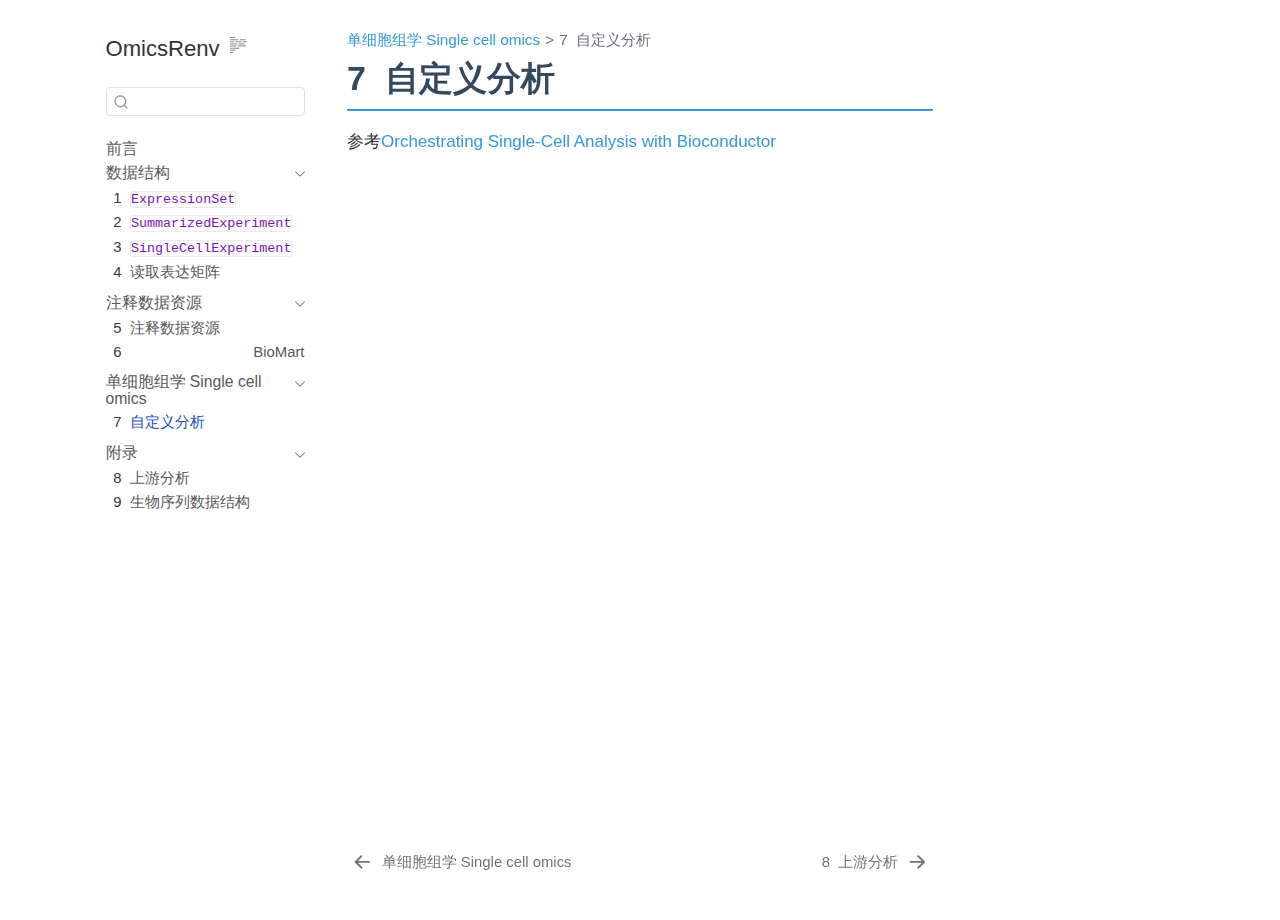
<file: docs/Orchestrating_Single_Cell_Analysis.html>
<!DOCTYPE html>
<html xmlns="http://www.w3.org/1999/xhtml" lang="en" xml:lang="en"><head>

<meta charset="utf-8">
<meta name="generator" content="quarto-1.7.32">

<meta name="viewport" content="width=device-width, initial-scale=1.0, user-scalable=yes">


<title>7&nbsp; 自定义分析 – OmicsRenv</title>
<style>
code{white-space: pre-wrap;}
span.smallcaps{font-variant: small-caps;}
div.columns{display: flex; gap: min(4vw, 1.5em);}
div.column{flex: auto; overflow-x: auto;}
div.hanging-indent{margin-left: 1.5em; text-indent: -1.5em;}
ul.task-list{list-style: none;}
ul.task-list li input[type="checkbox"] {
  width: 0.8em;
  margin: 0 0.8em 0.2em -1em; /* quarto-specific, see https://github.com/quarto-dev/quarto-cli/issues/4556 */ 
  vertical-align: middle;
}
</style>


<script src="site_libs/quarto-nav/quarto-nav.js"></script>
<script src="site_libs/quarto-nav/headroom.min.js"></script>
<script src="site_libs/clipboard/clipboard.min.js"></script>
<script src="site_libs/quarto-search/autocomplete.umd.js"></script>
<script src="site_libs/quarto-search/fuse.min.js"></script>
<script src="site_libs/quarto-search/quarto-search.js"></script>
<meta name="quarto:offset" content="./">
<link href="./upstream_analysis.html" rel="next">
<link href="./single_cell_omics.html" rel="prev">
<script src="site_libs/quarto-html/quarto.js" type="module"></script>
<script src="site_libs/quarto-html/tabsets/tabsets.js" type="module"></script>
<script src="site_libs/quarto-html/popper.min.js"></script>
<script src="site_libs/quarto-html/tippy.umd.min.js"></script>
<script src="site_libs/quarto-html/anchor.min.js"></script>
<link href="site_libs/quarto-html/tippy.css" rel="stylesheet">
<link href="site_libs/quarto-html/quarto-syntax-highlighting-37eea08aefeeee20ff55810ff984fec1.css" rel="stylesheet" id="quarto-text-highlighting-styles">
<script src="site_libs/bootstrap/bootstrap.min.js"></script>
<link href="site_libs/bootstrap/bootstrap-icons.css" rel="stylesheet">
<link href="site_libs/bootstrap/bootstrap-364982630eef5352dd1537128a8ed5cb.min.css" rel="stylesheet" append-hash="true" id="quarto-bootstrap" data-mode="light">
<script id="quarto-search-options" type="application/json">{
  "location": "sidebar",
  "copy-button": false,
  "collapse-after": 3,
  "panel-placement": "start",
  "type": "textbox",
  "limit": 50,
  "keyboard-shortcut": [
    "f",
    "/",
    "s"
  ],
  "show-item-context": false,
  "language": {
    "search-no-results-text": "No results",
    "search-matching-documents-text": "matching documents",
    "search-copy-link-title": "Copy link to search",
    "search-hide-matches-text": "Hide additional matches",
    "search-more-match-text": "more match in this document",
    "search-more-matches-text": "more matches in this document",
    "search-clear-button-title": "Clear",
    "search-text-placeholder": "",
    "search-detached-cancel-button-title": "Cancel",
    "search-submit-button-title": "Submit",
    "search-label": "Search"
  }
}</script>


<link rel="stylesheet" href="styles.css">
</head>

<body class="nav-sidebar floating quarto-light">

<div id="quarto-search-results"></div>
  <header id="quarto-header" class="headroom fixed-top">
  <nav class="quarto-secondary-nav">
    <div class="container-fluid d-flex">
      <button type="button" class="quarto-btn-toggle btn" data-bs-toggle="collapse" role="button" data-bs-target=".quarto-sidebar-collapse-item" aria-controls="quarto-sidebar" aria-expanded="false" aria-label="Toggle sidebar navigation" onclick="if (window.quartoToggleHeadroom) { window.quartoToggleHeadroom(); }">
        <i class="bi bi-layout-text-sidebar-reverse"></i>
      </button>
        <nav class="quarto-page-breadcrumbs" aria-label="breadcrumb"><ol class="breadcrumb"><li class="breadcrumb-item"><a href="./single_cell_omics.html">单细胞组学 Single cell omics</a></li><li class="breadcrumb-item"><a href="./Orchestrating_Single_Cell_Analysis.html"><span class="chapter-number">7</span>&nbsp; <span class="chapter-title">自定义分析</span></a></li></ol></nav>
        <a class="flex-grow-1" role="navigation" data-bs-toggle="collapse" data-bs-target=".quarto-sidebar-collapse-item" aria-controls="quarto-sidebar" aria-expanded="false" aria-label="Toggle sidebar navigation" onclick="if (window.quartoToggleHeadroom) { window.quartoToggleHeadroom(); }">      
        </a>
      <button type="button" class="btn quarto-search-button" aria-label="Search" onclick="window.quartoOpenSearch();">
        <i class="bi bi-search"></i>
      </button>
    </div>
  </nav>
</header>
<!-- content -->
<div id="quarto-content" class="quarto-container page-columns page-rows-contents page-layout-article">
<!-- sidebar -->
  <nav id="quarto-sidebar" class="sidebar collapse collapse-horizontal quarto-sidebar-collapse-item sidebar-navigation floating overflow-auto">
    <div class="pt-lg-2 mt-2 text-left sidebar-header">
    <div class="sidebar-title mb-0 py-0">
      <a href="./">OmicsRenv</a> 
        <div class="sidebar-tools-main">
  <a href="" class="quarto-reader-toggle quarto-navigation-tool px-1" onclick="window.quartoToggleReader(); return false;" title="Toggle reader mode">
  <div class="quarto-reader-toggle-btn">
  <i class="bi"></i>
  </div>
</a>
</div>
    </div>
      </div>
        <div class="mt-2 flex-shrink-0 align-items-center">
        <div class="sidebar-search">
        <div id="quarto-search" class="" title="Search"></div>
        </div>
        </div>
    <div class="sidebar-menu-container"> 
    <ul class="list-unstyled mt-1">
        <li class="sidebar-item">
  <div class="sidebar-item-container"> 
  <a href="./index.html" class="sidebar-item-text sidebar-link">
 <span class="menu-text">前言</span></a>
  </div>
</li>
        <li class="sidebar-item sidebar-item-section">
      <div class="sidebar-item-container"> 
            <a class="sidebar-item-text sidebar-link text-start" data-bs-toggle="collapse" data-bs-target="#quarto-sidebar-section-1" role="navigation" aria-expanded="true">
 <span class="menu-text">数据结构</span></a>
          <a class="sidebar-item-toggle text-start" data-bs-toggle="collapse" data-bs-target="#quarto-sidebar-section-1" role="navigation" aria-expanded="true" aria-label="Toggle section">
            <i class="bi bi-chevron-right ms-2"></i>
          </a> 
      </div>
      <ul id="quarto-sidebar-section-1" class="collapse list-unstyled sidebar-section depth1 show">  
          <li class="sidebar-item">
  <div class="sidebar-item-container"> 
  <a href="./ExpressionSet.html" class="sidebar-item-text sidebar-link">
 <span class="menu-text"><span class="chapter-number">1</span>&nbsp; <span class="chapter-title"><code>ExpressionSet</code></span></span></a>
  </div>
</li>
          <li class="sidebar-item">
  <div class="sidebar-item-container"> 
  <a href="./SummarizedExperiment.html" class="sidebar-item-text sidebar-link">
 <span class="menu-text"><span class="chapter-number">2</span>&nbsp; <span class="chapter-title"><code>SummarizedExperiment</code></span></span></a>
  </div>
</li>
          <li class="sidebar-item">
  <div class="sidebar-item-container"> 
  <a href="./SingleCellExperiment.html" class="sidebar-item-text sidebar-link">
 <span class="menu-text"><span class="chapter-number">3</span>&nbsp; <span class="chapter-title"><code>SingleCellExperiment</code></span></span></a>
  </div>
</li>
          <li class="sidebar-item">
  <div class="sidebar-item-container"> 
  <a href="./read.html" class="sidebar-item-text sidebar-link">
 <span class="menu-text"><span class="chapter-number">4</span>&nbsp; <span class="chapter-title">读取表达矩阵</span></span></a>
  </div>
</li>
      </ul>
  </li>
        <li class="sidebar-item sidebar-item-section">
      <div class="sidebar-item-container"> 
            <a class="sidebar-item-text sidebar-link text-start" data-bs-toggle="collapse" data-bs-target="#quarto-sidebar-section-2" role="navigation" aria-expanded="true">
 <span class="menu-text">注释数据资源</span></a>
          <a class="sidebar-item-toggle text-start" data-bs-toggle="collapse" data-bs-target="#quarto-sidebar-section-2" role="navigation" aria-expanded="true" aria-label="Toggle section">
            <i class="bi bi-chevron-right ms-2"></i>
          </a> 
      </div>
      <ul id="quarto-sidebar-section-2" class="collapse list-unstyled sidebar-section depth1 show">  
          <li class="sidebar-item">
  <div class="sidebar-item-container"> 
  <a href="./annotation_resources.html" class="sidebar-item-text sidebar-link">
 <span class="menu-text"><span class="chapter-number">5</span>&nbsp; <span class="chapter-title">注释数据资源</span></span></a>
  </div>
</li>
          <li class="sidebar-item">
  <div class="sidebar-item-container"> 
  <a href="./biomaRt.html" class="sidebar-item-text sidebar-link">
 <span class="menu-text"><span class="chapter-number">6</span>&nbsp; <span class="chapter-title"></span></span></a><a href="https://bioconductor.org/packages/release/bioc/html/biomaRt.html">BioMart</a>
  </div>
</li>
      </ul>
  </li>
        <li class="sidebar-item sidebar-item-section">
      <div class="sidebar-item-container"> 
            <a href="./single_cell_omics.html" class="sidebar-item-text sidebar-link">
 <span class="menu-text">单细胞组学 Single cell omics</span></a>
          <a class="sidebar-item-toggle text-start" data-bs-toggle="collapse" data-bs-target="#quarto-sidebar-section-3" role="navigation" aria-expanded="true" aria-label="Toggle section">
            <i class="bi bi-chevron-right ms-2"></i>
          </a> 
      </div>
      <ul id="quarto-sidebar-section-3" class="collapse list-unstyled sidebar-section depth1 show">  
          <li class="sidebar-item">
  <div class="sidebar-item-container"> 
  <a href="./Orchestrating_Single_Cell_Analysis.html" class="sidebar-item-text sidebar-link active">
 <span class="menu-text"><span class="chapter-number">7</span>&nbsp; <span class="chapter-title">自定义分析</span></span></a>
  </div>
</li>
      </ul>
  </li>
        <li class="sidebar-item sidebar-item-section">
      <div class="sidebar-item-container"> 
            <a class="sidebar-item-text sidebar-link text-start" data-bs-toggle="collapse" data-bs-target="#quarto-sidebar-section-4" role="navigation" aria-expanded="true">
 <span class="menu-text">附录</span></a>
          <a class="sidebar-item-toggle text-start" data-bs-toggle="collapse" data-bs-target="#quarto-sidebar-section-4" role="navigation" aria-expanded="true" aria-label="Toggle section">
            <i class="bi bi-chevron-right ms-2"></i>
          </a> 
      </div>
      <ul id="quarto-sidebar-section-4" class="collapse list-unstyled sidebar-section depth1 show">  
          <li class="sidebar-item">
  <div class="sidebar-item-container"> 
  <a href="./upstream_analysis.html" class="sidebar-item-text sidebar-link">
 <span class="menu-text"><span class="chapter-number">8</span>&nbsp; <span class="chapter-title">上游分析</span></span></a>
  </div>
</li>
          <li class="sidebar-item">
  <div class="sidebar-item-container"> 
  <a href="./sequence_structure.html" class="sidebar-item-text sidebar-link">
 <span class="menu-text"><span class="chapter-number">9</span>&nbsp; <span class="chapter-title">生物序列数据结构</span></span></a>
  </div>
</li>
      </ul>
  </li>
    </ul>
    </div>
</nav>
<div id="quarto-sidebar-glass" class="quarto-sidebar-collapse-item" data-bs-toggle="collapse" data-bs-target=".quarto-sidebar-collapse-item"></div>
<!-- margin-sidebar -->
    <div id="quarto-margin-sidebar" class="sidebar margin-sidebar zindex-bottom">
        
    </div>
<!-- main -->
<main class="content" id="quarto-document-content">

<header id="title-block-header" class="quarto-title-block default"><nav class="quarto-page-breadcrumbs quarto-title-breadcrumbs d-none d-lg-block" aria-label="breadcrumb"><ol class="breadcrumb"><li class="breadcrumb-item"><a href="./single_cell_omics.html">单细胞组学 Single cell omics</a></li><li class="breadcrumb-item"><a href="./Orchestrating_Single_Cell_Analysis.html"><span class="chapter-number">7</span>&nbsp; <span class="chapter-title">自定义分析</span></a></li></ol></nav>
<div class="quarto-title">
<h1 class="title"><span class="chapter-number">7</span>&nbsp; <span class="chapter-title">自定义分析</span></h1>
</div>



<div class="quarto-title-meta">

    
  
    
  </div>
  


</header>


<p>参考<a href="https://bioconductor.org/books/release/OSCA/">Orchestrating Single-Cell Analysis with Bioconductor</a></p>



</main> <!-- /main -->
<script id="quarto-html-after-body" type="application/javascript">
  window.document.addEventListener("DOMContentLoaded", function (event) {
    const icon = "";
    const anchorJS = new window.AnchorJS();
    anchorJS.options = {
      placement: 'right',
      icon: icon
    };
    anchorJS.add('.anchored');
    const isCodeAnnotation = (el) => {
      for (const clz of el.classList) {
        if (clz.startsWith('code-annotation-')) {                     
          return true;
        }
      }
      return false;
    }
    const onCopySuccess = function(e) {
      // button target
      const button = e.trigger;
      // don't keep focus
      button.blur();
      // flash "checked"
      button.classList.add('code-copy-button-checked');
      var currentTitle = button.getAttribute("title");
      button.setAttribute("title", "Copied!");
      let tooltip;
      if (window.bootstrap) {
        button.setAttribute("data-bs-toggle", "tooltip");
        button.setAttribute("data-bs-placement", "left");
        button.setAttribute("data-bs-title", "Copied!");
        tooltip = new bootstrap.Tooltip(button, 
          { trigger: "manual", 
            customClass: "code-copy-button-tooltip",
            offset: [0, -8]});
        tooltip.show();    
      }
      setTimeout(function() {
        if (tooltip) {
          tooltip.hide();
          button.removeAttribute("data-bs-title");
          button.removeAttribute("data-bs-toggle");
          button.removeAttribute("data-bs-placement");
        }
        button.setAttribute("title", currentTitle);
        button.classList.remove('code-copy-button-checked');
      }, 1000);
      // clear code selection
      e.clearSelection();
    }
    const getTextToCopy = function(trigger) {
        const codeEl = trigger.previousElementSibling.cloneNode(true);
        for (const childEl of codeEl.children) {
          if (isCodeAnnotation(childEl)) {
            childEl.remove();
          }
        }
        return codeEl.innerText;
    }
    const clipboard = new window.ClipboardJS('.code-copy-button:not([data-in-quarto-modal])', {
      text: getTextToCopy
    });
    clipboard.on('success', onCopySuccess);
    if (window.document.getElementById('quarto-embedded-source-code-modal')) {
      const clipboardModal = new window.ClipboardJS('.code-copy-button[data-in-quarto-modal]', {
        text: getTextToCopy,
        container: window.document.getElementById('quarto-embedded-source-code-modal')
      });
      clipboardModal.on('success', onCopySuccess);
    }
      var localhostRegex = new RegExp(/^(?:http|https):\/\/localhost\:?[0-9]*\//);
      var mailtoRegex = new RegExp(/^mailto:/);
        var filterRegex = new RegExp('/' + window.location.host + '/');
      var isInternal = (href) => {
          return filterRegex.test(href) || localhostRegex.test(href) || mailtoRegex.test(href);
      }
      // Inspect non-navigation links and adorn them if external
     var links = window.document.querySelectorAll('a[href]:not(.nav-link):not(.navbar-brand):not(.toc-action):not(.sidebar-link):not(.sidebar-item-toggle):not(.pagination-link):not(.no-external):not([aria-hidden]):not(.dropdown-item):not(.quarto-navigation-tool):not(.about-link)');
      for (var i=0; i<links.length; i++) {
        const link = links[i];
        if (!isInternal(link.href)) {
          // undo the damage that might have been done by quarto-nav.js in the case of
          // links that we want to consider external
          if (link.dataset.originalHref !== undefined) {
            link.href = link.dataset.originalHref;
          }
        }
      }
    function tippyHover(el, contentFn, onTriggerFn, onUntriggerFn) {
      const config = {
        allowHTML: true,
        maxWidth: 500,
        delay: 100,
        arrow: false,
        appendTo: function(el) {
            return el.parentElement;
        },
        interactive: true,
        interactiveBorder: 10,
        theme: 'quarto',
        placement: 'bottom-start',
      };
      if (contentFn) {
        config.content = contentFn;
      }
      if (onTriggerFn) {
        config.onTrigger = onTriggerFn;
      }
      if (onUntriggerFn) {
        config.onUntrigger = onUntriggerFn;
      }
      window.tippy(el, config); 
    }
    const noterefs = window.document.querySelectorAll('a[role="doc-noteref"]');
    for (var i=0; i<noterefs.length; i++) {
      const ref = noterefs[i];
      tippyHover(ref, function() {
        // use id or data attribute instead here
        let href = ref.getAttribute('data-footnote-href') || ref.getAttribute('href');
        try { href = new URL(href).hash; } catch {}
        const id = href.replace(/^#\/?/, "");
        const note = window.document.getElementById(id);
        if (note) {
          return note.innerHTML;
        } else {
          return "";
        }
      });
    }
    const xrefs = window.document.querySelectorAll('a.quarto-xref');
    const processXRef = (id, note) => {
      // Strip column container classes
      const stripColumnClz = (el) => {
        el.classList.remove("page-full", "page-columns");
        if (el.children) {
          for (const child of el.children) {
            stripColumnClz(child);
          }
        }
      }
      stripColumnClz(note)
      if (id === null || id.startsWith('sec-')) {
        // Special case sections, only their first couple elements
        const container = document.createElement("div");
        if (note.children && note.children.length > 2) {
          container.appendChild(note.children[0].cloneNode(true));
          for (let i = 1; i < note.children.length; i++) {
            const child = note.children[i];
            if (child.tagName === "P" && child.innerText === "") {
              continue;
            } else {
              container.appendChild(child.cloneNode(true));
              break;
            }
          }
          if (window.Quarto?.typesetMath) {
            window.Quarto.typesetMath(container);
          }
          return container.innerHTML
        } else {
          if (window.Quarto?.typesetMath) {
            window.Quarto.typesetMath(note);
          }
          return note.innerHTML;
        }
      } else {
        // Remove any anchor links if they are present
        const anchorLink = note.querySelector('a.anchorjs-link');
        if (anchorLink) {
          anchorLink.remove();
        }
        if (window.Quarto?.typesetMath) {
          window.Quarto.typesetMath(note);
        }
        if (note.classList.contains("callout")) {
          return note.outerHTML;
        } else {
          return note.innerHTML;
        }
      }
    }
    for (var i=0; i<xrefs.length; i++) {
      const xref = xrefs[i];
      tippyHover(xref, undefined, function(instance) {
        instance.disable();
        let url = xref.getAttribute('href');
        let hash = undefined; 
        if (url.startsWith('#')) {
          hash = url;
        } else {
          try { hash = new URL(url).hash; } catch {}
        }
        if (hash) {
          const id = hash.replace(/^#\/?/, "");
          const note = window.document.getElementById(id);
          if (note !== null) {
            try {
              const html = processXRef(id, note.cloneNode(true));
              instance.setContent(html);
            } finally {
              instance.enable();
              instance.show();
            }
          } else {
            // See if we can fetch this
            fetch(url.split('#')[0])
            .then(res => res.text())
            .then(html => {
              const parser = new DOMParser();
              const htmlDoc = parser.parseFromString(html, "text/html");
              const note = htmlDoc.getElementById(id);
              if (note !== null) {
                const html = processXRef(id, note);
                instance.setContent(html);
              } 
            }).finally(() => {
              instance.enable();
              instance.show();
            });
          }
        } else {
          // See if we can fetch a full url (with no hash to target)
          // This is a special case and we should probably do some content thinning / targeting
          fetch(url)
          .then(res => res.text())
          .then(html => {
            const parser = new DOMParser();
            const htmlDoc = parser.parseFromString(html, "text/html");
            const note = htmlDoc.querySelector('main.content');
            if (note !== null) {
              // This should only happen for chapter cross references
              // (since there is no id in the URL)
              // remove the first header
              if (note.children.length > 0 && note.children[0].tagName === "HEADER") {
                note.children[0].remove();
              }
              const html = processXRef(null, note);
              instance.setContent(html);
            } 
          }).finally(() => {
            instance.enable();
            instance.show();
          });
        }
      }, function(instance) {
      });
    }
        let selectedAnnoteEl;
        const selectorForAnnotation = ( cell, annotation) => {
          let cellAttr = 'data-code-cell="' + cell + '"';
          let lineAttr = 'data-code-annotation="' +  annotation + '"';
          const selector = 'span[' + cellAttr + '][' + lineAttr + ']';
          return selector;
        }
        const selectCodeLines = (annoteEl) => {
          const doc = window.document;
          const targetCell = annoteEl.getAttribute("data-target-cell");
          const targetAnnotation = annoteEl.getAttribute("data-target-annotation");
          const annoteSpan = window.document.querySelector(selectorForAnnotation(targetCell, targetAnnotation));
          const lines = annoteSpan.getAttribute("data-code-lines").split(",");
          const lineIds = lines.map((line) => {
            return targetCell + "-" + line;
          })
          let top = null;
          let height = null;
          let parent = null;
          if (lineIds.length > 0) {
              //compute the position of the single el (top and bottom and make a div)
              const el = window.document.getElementById(lineIds[0]);
              top = el.offsetTop;
              height = el.offsetHeight;
              parent = el.parentElement.parentElement;
            if (lineIds.length > 1) {
              const lastEl = window.document.getElementById(lineIds[lineIds.length - 1]);
              const bottom = lastEl.offsetTop + lastEl.offsetHeight;
              height = bottom - top;
            }
            if (top !== null && height !== null && parent !== null) {
              // cook up a div (if necessary) and position it 
              let div = window.document.getElementById("code-annotation-line-highlight");
              if (div === null) {
                div = window.document.createElement("div");
                div.setAttribute("id", "code-annotation-line-highlight");
                div.style.position = 'absolute';
                parent.appendChild(div);
              }
              div.style.top = top - 2 + "px";
              div.style.height = height + 4 + "px";
              div.style.left = 0;
              let gutterDiv = window.document.getElementById("code-annotation-line-highlight-gutter");
              if (gutterDiv === null) {
                gutterDiv = window.document.createElement("div");
                gutterDiv.setAttribute("id", "code-annotation-line-highlight-gutter");
                gutterDiv.style.position = 'absolute';
                const codeCell = window.document.getElementById(targetCell);
                const gutter = codeCell.querySelector('.code-annotation-gutter');
                gutter.appendChild(gutterDiv);
              }
              gutterDiv.style.top = top - 2 + "px";
              gutterDiv.style.height = height + 4 + "px";
            }
            selectedAnnoteEl = annoteEl;
          }
        };
        const unselectCodeLines = () => {
          const elementsIds = ["code-annotation-line-highlight", "code-annotation-line-highlight-gutter"];
          elementsIds.forEach((elId) => {
            const div = window.document.getElementById(elId);
            if (div) {
              div.remove();
            }
          });
          selectedAnnoteEl = undefined;
        };
          // Handle positioning of the toggle
      window.addEventListener(
        "resize",
        throttle(() => {
          elRect = undefined;
          if (selectedAnnoteEl) {
            selectCodeLines(selectedAnnoteEl);
          }
        }, 10)
      );
      function throttle(fn, ms) {
      let throttle = false;
      let timer;
        return (...args) => {
          if(!throttle) { // first call gets through
              fn.apply(this, args);
              throttle = true;
          } else { // all the others get throttled
              if(timer) clearTimeout(timer); // cancel #2
              timer = setTimeout(() => {
                fn.apply(this, args);
                timer = throttle = false;
              }, ms);
          }
        };
      }
        // Attach click handler to the DT
        const annoteDls = window.document.querySelectorAll('dt[data-target-cell]');
        for (const annoteDlNode of annoteDls) {
          annoteDlNode.addEventListener('click', (event) => {
            const clickedEl = event.target;
            if (clickedEl !== selectedAnnoteEl) {
              unselectCodeLines();
              const activeEl = window.document.querySelector('dt[data-target-cell].code-annotation-active');
              if (activeEl) {
                activeEl.classList.remove('code-annotation-active');
              }
              selectCodeLines(clickedEl);
              clickedEl.classList.add('code-annotation-active');
            } else {
              // Unselect the line
              unselectCodeLines();
              clickedEl.classList.remove('code-annotation-active');
            }
          });
        }
    const findCites = (el) => {
      const parentEl = el.parentElement;
      if (parentEl) {
        const cites = parentEl.dataset.cites;
        if (cites) {
          return {
            el,
            cites: cites.split(' ')
          };
        } else {
          return findCites(el.parentElement)
        }
      } else {
        return undefined;
      }
    };
    var bibliorefs = window.document.querySelectorAll('a[role="doc-biblioref"]');
    for (var i=0; i<bibliorefs.length; i++) {
      const ref = bibliorefs[i];
      const citeInfo = findCites(ref);
      if (citeInfo) {
        tippyHover(citeInfo.el, function() {
          var popup = window.document.createElement('div');
          citeInfo.cites.forEach(function(cite) {
            var citeDiv = window.document.createElement('div');
            citeDiv.classList.add('hanging-indent');
            citeDiv.classList.add('csl-entry');
            var biblioDiv = window.document.getElementById('ref-' + cite);
            if (biblioDiv) {
              citeDiv.innerHTML = biblioDiv.innerHTML;
            }
            popup.appendChild(citeDiv);
          });
          return popup.innerHTML;
        });
      }
    }
  });
  </script>
<nav class="page-navigation">
  <div class="nav-page nav-page-previous">
      <a href="./single_cell_omics.html" class="pagination-link" aria-label="单细胞组学 Single cell omics">
        <i class="bi bi-arrow-left-short"></i> <span class="nav-page-text">单细胞组学 Single cell omics</span>
      </a>          
  </div>
  <div class="nav-page nav-page-next">
      <a href="./upstream_analysis.html" class="pagination-link" aria-label="上游分析">
        <span class="nav-page-text"><span class="chapter-number">8</span>&nbsp; <span class="chapter-title">上游分析</span></span> <i class="bi bi-arrow-right-short"></i>
      </a>
  </div>
</nav>
</div> <!-- /content -->




</body></html>
</file>
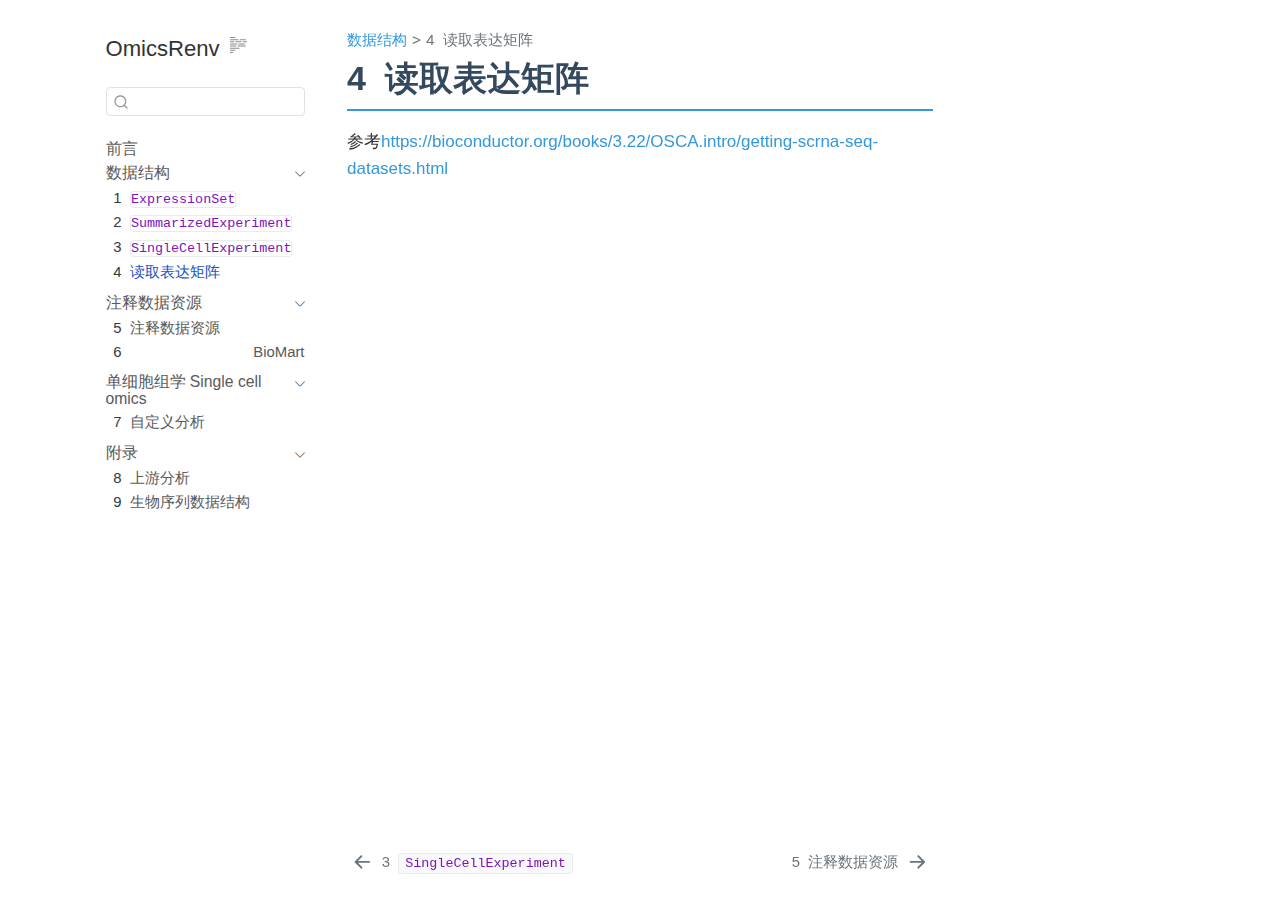
<file: docs/read.html>
<!DOCTYPE html>
<html xmlns="http://www.w3.org/1999/xhtml" lang="en" xml:lang="en"><head>

<meta charset="utf-8">
<meta name="generator" content="quarto-1.7.32">

<meta name="viewport" content="width=device-width, initial-scale=1.0, user-scalable=yes">


<title>4&nbsp; 读取表达矩阵 – OmicsRenv</title>
<style>
code{white-space: pre-wrap;}
span.smallcaps{font-variant: small-caps;}
div.columns{display: flex; gap: min(4vw, 1.5em);}
div.column{flex: auto; overflow-x: auto;}
div.hanging-indent{margin-left: 1.5em; text-indent: -1.5em;}
ul.task-list{list-style: none;}
ul.task-list li input[type="checkbox"] {
  width: 0.8em;
  margin: 0 0.8em 0.2em -1em; /* quarto-specific, see https://github.com/quarto-dev/quarto-cli/issues/4556 */ 
  vertical-align: middle;
}
</style>


<script src="site_libs/quarto-nav/quarto-nav.js"></script>
<script src="site_libs/quarto-nav/headroom.min.js"></script>
<script src="site_libs/clipboard/clipboard.min.js"></script>
<script src="site_libs/quarto-search/autocomplete.umd.js"></script>
<script src="site_libs/quarto-search/fuse.min.js"></script>
<script src="site_libs/quarto-search/quarto-search.js"></script>
<meta name="quarto:offset" content="./">
<link href="./annotation_resources.html" rel="next">
<link href="./SingleCellExperiment.html" rel="prev">
<script src="site_libs/quarto-html/quarto.js" type="module"></script>
<script src="site_libs/quarto-html/tabsets/tabsets.js" type="module"></script>
<script src="site_libs/quarto-html/popper.min.js"></script>
<script src="site_libs/quarto-html/tippy.umd.min.js"></script>
<script src="site_libs/quarto-html/anchor.min.js"></script>
<link href="site_libs/quarto-html/tippy.css" rel="stylesheet">
<link href="site_libs/quarto-html/quarto-syntax-highlighting-37eea08aefeeee20ff55810ff984fec1.css" rel="stylesheet" id="quarto-text-highlighting-styles">
<script src="site_libs/bootstrap/bootstrap.min.js"></script>
<link href="site_libs/bootstrap/bootstrap-icons.css" rel="stylesheet">
<link href="site_libs/bootstrap/bootstrap-364982630eef5352dd1537128a8ed5cb.min.css" rel="stylesheet" append-hash="true" id="quarto-bootstrap" data-mode="light">
<script id="quarto-search-options" type="application/json">{
  "location": "sidebar",
  "copy-button": false,
  "collapse-after": 3,
  "panel-placement": "start",
  "type": "textbox",
  "limit": 50,
  "keyboard-shortcut": [
    "f",
    "/",
    "s"
  ],
  "show-item-context": false,
  "language": {
    "search-no-results-text": "No results",
    "search-matching-documents-text": "matching documents",
    "search-copy-link-title": "Copy link to search",
    "search-hide-matches-text": "Hide additional matches",
    "search-more-match-text": "more match in this document",
    "search-more-matches-text": "more matches in this document",
    "search-clear-button-title": "Clear",
    "search-text-placeholder": "",
    "search-detached-cancel-button-title": "Cancel",
    "search-submit-button-title": "Submit",
    "search-label": "Search"
  }
}</script>


<link rel="stylesheet" href="styles.css">
</head>

<body class="nav-sidebar floating quarto-light">

<div id="quarto-search-results"></div>
  <header id="quarto-header" class="headroom fixed-top">
  <nav class="quarto-secondary-nav">
    <div class="container-fluid d-flex">
      <button type="button" class="quarto-btn-toggle btn" data-bs-toggle="collapse" role="button" data-bs-target=".quarto-sidebar-collapse-item" aria-controls="quarto-sidebar" aria-expanded="false" aria-label="Toggle sidebar navigation" onclick="if (window.quartoToggleHeadroom) { window.quartoToggleHeadroom(); }">
        <i class="bi bi-layout-text-sidebar-reverse"></i>
      </button>
        <nav class="quarto-page-breadcrumbs" aria-label="breadcrumb"><ol class="breadcrumb"><li class="breadcrumb-item"><a href="./ExpressionSet.html">数据结构</a></li><li class="breadcrumb-item"><a href="./read.html"><span class="chapter-number">4</span>&nbsp; <span class="chapter-title">读取表达矩阵</span></a></li></ol></nav>
        <a class="flex-grow-1" role="navigation" data-bs-toggle="collapse" data-bs-target=".quarto-sidebar-collapse-item" aria-controls="quarto-sidebar" aria-expanded="false" aria-label="Toggle sidebar navigation" onclick="if (window.quartoToggleHeadroom) { window.quartoToggleHeadroom(); }">      
        </a>
      <button type="button" class="btn quarto-search-button" aria-label="Search" onclick="window.quartoOpenSearch();">
        <i class="bi bi-search"></i>
      </button>
    </div>
  </nav>
</header>
<!-- content -->
<div id="quarto-content" class="quarto-container page-columns page-rows-contents page-layout-article">
<!-- sidebar -->
  <nav id="quarto-sidebar" class="sidebar collapse collapse-horizontal quarto-sidebar-collapse-item sidebar-navigation floating overflow-auto">
    <div class="pt-lg-2 mt-2 text-left sidebar-header">
    <div class="sidebar-title mb-0 py-0">
      <a href="./">OmicsRenv</a> 
        <div class="sidebar-tools-main">
  <a href="" class="quarto-reader-toggle quarto-navigation-tool px-1" onclick="window.quartoToggleReader(); return false;" title="Toggle reader mode">
  <div class="quarto-reader-toggle-btn">
  <i class="bi"></i>
  </div>
</a>
</div>
    </div>
      </div>
        <div class="mt-2 flex-shrink-0 align-items-center">
        <div class="sidebar-search">
        <div id="quarto-search" class="" title="Search"></div>
        </div>
        </div>
    <div class="sidebar-menu-container"> 
    <ul class="list-unstyled mt-1">
        <li class="sidebar-item">
  <div class="sidebar-item-container"> 
  <a href="./index.html" class="sidebar-item-text sidebar-link">
 <span class="menu-text">前言</span></a>
  </div>
</li>
        <li class="sidebar-item sidebar-item-section">
      <div class="sidebar-item-container"> 
            <a class="sidebar-item-text sidebar-link text-start" data-bs-toggle="collapse" data-bs-target="#quarto-sidebar-section-1" role="navigation" aria-expanded="true">
 <span class="menu-text">数据结构</span></a>
          <a class="sidebar-item-toggle text-start" data-bs-toggle="collapse" data-bs-target="#quarto-sidebar-section-1" role="navigation" aria-expanded="true" aria-label="Toggle section">
            <i class="bi bi-chevron-right ms-2"></i>
          </a> 
      </div>
      <ul id="quarto-sidebar-section-1" class="collapse list-unstyled sidebar-section depth1 show">  
          <li class="sidebar-item">
  <div class="sidebar-item-container"> 
  <a href="./ExpressionSet.html" class="sidebar-item-text sidebar-link">
 <span class="menu-text"><span class="chapter-number">1</span>&nbsp; <span class="chapter-title"><code>ExpressionSet</code></span></span></a>
  </div>
</li>
          <li class="sidebar-item">
  <div class="sidebar-item-container"> 
  <a href="./SummarizedExperiment.html" class="sidebar-item-text sidebar-link">
 <span class="menu-text"><span class="chapter-number">2</span>&nbsp; <span class="chapter-title"><code>SummarizedExperiment</code></span></span></a>
  </div>
</li>
          <li class="sidebar-item">
  <div class="sidebar-item-container"> 
  <a href="./SingleCellExperiment.html" class="sidebar-item-text sidebar-link">
 <span class="menu-text"><span class="chapter-number">3</span>&nbsp; <span class="chapter-title"><code>SingleCellExperiment</code></span></span></a>
  </div>
</li>
          <li class="sidebar-item">
  <div class="sidebar-item-container"> 
  <a href="./read.html" class="sidebar-item-text sidebar-link active">
 <span class="menu-text"><span class="chapter-number">4</span>&nbsp; <span class="chapter-title">读取表达矩阵</span></span></a>
  </div>
</li>
      </ul>
  </li>
        <li class="sidebar-item sidebar-item-section">
      <div class="sidebar-item-container"> 
            <a class="sidebar-item-text sidebar-link text-start" data-bs-toggle="collapse" data-bs-target="#quarto-sidebar-section-2" role="navigation" aria-expanded="true">
 <span class="menu-text">注释数据资源</span></a>
          <a class="sidebar-item-toggle text-start" data-bs-toggle="collapse" data-bs-target="#quarto-sidebar-section-2" role="navigation" aria-expanded="true" aria-label="Toggle section">
            <i class="bi bi-chevron-right ms-2"></i>
          </a> 
      </div>
      <ul id="quarto-sidebar-section-2" class="collapse list-unstyled sidebar-section depth1 show">  
          <li class="sidebar-item">
  <div class="sidebar-item-container"> 
  <a href="./annotation_resources.html" class="sidebar-item-text sidebar-link">
 <span class="menu-text"><span class="chapter-number">5</span>&nbsp; <span class="chapter-title">注释数据资源</span></span></a>
  </div>
</li>
          <li class="sidebar-item">
  <div class="sidebar-item-container"> 
  <a href="./biomaRt.html" class="sidebar-item-text sidebar-link">
 <span class="menu-text"><span class="chapter-number">6</span>&nbsp; <span class="chapter-title"></span></span></a><a href="https://bioconductor.org/packages/release/bioc/html/biomaRt.html">BioMart</a>
  </div>
</li>
      </ul>
  </li>
        <li class="sidebar-item sidebar-item-section">
      <div class="sidebar-item-container"> 
            <a href="./single_cell_omics.html" class="sidebar-item-text sidebar-link">
 <span class="menu-text">单细胞组学 Single cell omics</span></a>
          <a class="sidebar-item-toggle text-start" data-bs-toggle="collapse" data-bs-target="#quarto-sidebar-section-3" role="navigation" aria-expanded="true" aria-label="Toggle section">
            <i class="bi bi-chevron-right ms-2"></i>
          </a> 
      </div>
      <ul id="quarto-sidebar-section-3" class="collapse list-unstyled sidebar-section depth1 show">  
          <li class="sidebar-item">
  <div class="sidebar-item-container"> 
  <a href="./Orchestrating_Single_Cell_Analysis.html" class="sidebar-item-text sidebar-link">
 <span class="menu-text"><span class="chapter-number">7</span>&nbsp; <span class="chapter-title">自定义分析</span></span></a>
  </div>
</li>
      </ul>
  </li>
        <li class="sidebar-item sidebar-item-section">
      <div class="sidebar-item-container"> 
            <a class="sidebar-item-text sidebar-link text-start" data-bs-toggle="collapse" data-bs-target="#quarto-sidebar-section-4" role="navigation" aria-expanded="true">
 <span class="menu-text">附录</span></a>
          <a class="sidebar-item-toggle text-start" data-bs-toggle="collapse" data-bs-target="#quarto-sidebar-section-4" role="navigation" aria-expanded="true" aria-label="Toggle section">
            <i class="bi bi-chevron-right ms-2"></i>
          </a> 
      </div>
      <ul id="quarto-sidebar-section-4" class="collapse list-unstyled sidebar-section depth1 show">  
          <li class="sidebar-item">
  <div class="sidebar-item-container"> 
  <a href="./upstream_analysis.html" class="sidebar-item-text sidebar-link">
 <span class="menu-text"><span class="chapter-number">8</span>&nbsp; <span class="chapter-title">上游分析</span></span></a>
  </div>
</li>
          <li class="sidebar-item">
  <div class="sidebar-item-container"> 
  <a href="./sequence_structure.html" class="sidebar-item-text sidebar-link">
 <span class="menu-text"><span class="chapter-number">9</span>&nbsp; <span class="chapter-title">生物序列数据结构</span></span></a>
  </div>
</li>
      </ul>
  </li>
    </ul>
    </div>
</nav>
<div id="quarto-sidebar-glass" class="quarto-sidebar-collapse-item" data-bs-toggle="collapse" data-bs-target=".quarto-sidebar-collapse-item"></div>
<!-- margin-sidebar -->
    <div id="quarto-margin-sidebar" class="sidebar margin-sidebar zindex-bottom">
        
    </div>
<!-- main -->
<main class="content" id="quarto-document-content">

<header id="title-block-header" class="quarto-title-block default"><nav class="quarto-page-breadcrumbs quarto-title-breadcrumbs d-none d-lg-block" aria-label="breadcrumb"><ol class="breadcrumb"><li class="breadcrumb-item"><a href="./ExpressionSet.html">数据结构</a></li><li class="breadcrumb-item"><a href="./read.html"><span class="chapter-number">4</span>&nbsp; <span class="chapter-title">读取表达矩阵</span></a></li></ol></nav>
<div class="quarto-title">
<h1 class="title"><span class="chapter-number">4</span>&nbsp; <span class="chapter-title">读取表达矩阵</span></h1>
</div>



<div class="quarto-title-meta">

    
  
    
  </div>
  


</header>


<p>参考<a href="https://bioconductor.org/books/3.22/OSCA.intro/getting-scrna-seq-datasets.html" class="uri">https://bioconductor.org/books/3.22/OSCA.intro/getting-scrna-seq-datasets.html</a></p>



</main> <!-- /main -->
<script id="quarto-html-after-body" type="application/javascript">
  window.document.addEventListener("DOMContentLoaded", function (event) {
    const icon = "";
    const anchorJS = new window.AnchorJS();
    anchorJS.options = {
      placement: 'right',
      icon: icon
    };
    anchorJS.add('.anchored');
    const isCodeAnnotation = (el) => {
      for (const clz of el.classList) {
        if (clz.startsWith('code-annotation-')) {                     
          return true;
        }
      }
      return false;
    }
    const onCopySuccess = function(e) {
      // button target
      const button = e.trigger;
      // don't keep focus
      button.blur();
      // flash "checked"
      button.classList.add('code-copy-button-checked');
      var currentTitle = button.getAttribute("title");
      button.setAttribute("title", "Copied!");
      let tooltip;
      if (window.bootstrap) {
        button.setAttribute("data-bs-toggle", "tooltip");
        button.setAttribute("data-bs-placement", "left");
        button.setAttribute("data-bs-title", "Copied!");
        tooltip = new bootstrap.Tooltip(button, 
          { trigger: "manual", 
            customClass: "code-copy-button-tooltip",
            offset: [0, -8]});
        tooltip.show();    
      }
      setTimeout(function() {
        if (tooltip) {
          tooltip.hide();
          button.removeAttribute("data-bs-title");
          button.removeAttribute("data-bs-toggle");
          button.removeAttribute("data-bs-placement");
        }
        button.setAttribute("title", currentTitle);
        button.classList.remove('code-copy-button-checked');
      }, 1000);
      // clear code selection
      e.clearSelection();
    }
    const getTextToCopy = function(trigger) {
        const codeEl = trigger.previousElementSibling.cloneNode(true);
        for (const childEl of codeEl.children) {
          if (isCodeAnnotation(childEl)) {
            childEl.remove();
          }
        }
        return codeEl.innerText;
    }
    const clipboard = new window.ClipboardJS('.code-copy-button:not([data-in-quarto-modal])', {
      text: getTextToCopy
    });
    clipboard.on('success', onCopySuccess);
    if (window.document.getElementById('quarto-embedded-source-code-modal')) {
      const clipboardModal = new window.ClipboardJS('.code-copy-button[data-in-quarto-modal]', {
        text: getTextToCopy,
        container: window.document.getElementById('quarto-embedded-source-code-modal')
      });
      clipboardModal.on('success', onCopySuccess);
    }
      var localhostRegex = new RegExp(/^(?:http|https):\/\/localhost\:?[0-9]*\//);
      var mailtoRegex = new RegExp(/^mailto:/);
        var filterRegex = new RegExp('/' + window.location.host + '/');
      var isInternal = (href) => {
          return filterRegex.test(href) || localhostRegex.test(href) || mailtoRegex.test(href);
      }
      // Inspect non-navigation links and adorn them if external
     var links = window.document.querySelectorAll('a[href]:not(.nav-link):not(.navbar-brand):not(.toc-action):not(.sidebar-link):not(.sidebar-item-toggle):not(.pagination-link):not(.no-external):not([aria-hidden]):not(.dropdown-item):not(.quarto-navigation-tool):not(.about-link)');
      for (var i=0; i<links.length; i++) {
        const link = links[i];
        if (!isInternal(link.href)) {
          // undo the damage that might have been done by quarto-nav.js in the case of
          // links that we want to consider external
          if (link.dataset.originalHref !== undefined) {
            link.href = link.dataset.originalHref;
          }
        }
      }
    function tippyHover(el, contentFn, onTriggerFn, onUntriggerFn) {
      const config = {
        allowHTML: true,
        maxWidth: 500,
        delay: 100,
        arrow: false,
        appendTo: function(el) {
            return el.parentElement;
        },
        interactive: true,
        interactiveBorder: 10,
        theme: 'quarto',
        placement: 'bottom-start',
      };
      if (contentFn) {
        config.content = contentFn;
      }
      if (onTriggerFn) {
        config.onTrigger = onTriggerFn;
      }
      if (onUntriggerFn) {
        config.onUntrigger = onUntriggerFn;
      }
      window.tippy(el, config); 
    }
    const noterefs = window.document.querySelectorAll('a[role="doc-noteref"]');
    for (var i=0; i<noterefs.length; i++) {
      const ref = noterefs[i];
      tippyHover(ref, function() {
        // use id or data attribute instead here
        let href = ref.getAttribute('data-footnote-href') || ref.getAttribute('href');
        try { href = new URL(href).hash; } catch {}
        const id = href.replace(/^#\/?/, "");
        const note = window.document.getElementById(id);
        if (note) {
          return note.innerHTML;
        } else {
          return "";
        }
      });
    }
    const xrefs = window.document.querySelectorAll('a.quarto-xref');
    const processXRef = (id, note) => {
      // Strip column container classes
      const stripColumnClz = (el) => {
        el.classList.remove("page-full", "page-columns");
        if (el.children) {
          for (const child of el.children) {
            stripColumnClz(child);
          }
        }
      }
      stripColumnClz(note)
      if (id === null || id.startsWith('sec-')) {
        // Special case sections, only their first couple elements
        const container = document.createElement("div");
        if (note.children && note.children.length > 2) {
          container.appendChild(note.children[0].cloneNode(true));
          for (let i = 1; i < note.children.length; i++) {
            const child = note.children[i];
            if (child.tagName === "P" && child.innerText === "") {
              continue;
            } else {
              container.appendChild(child.cloneNode(true));
              break;
            }
          }
          if (window.Quarto?.typesetMath) {
            window.Quarto.typesetMath(container);
          }
          return container.innerHTML
        } else {
          if (window.Quarto?.typesetMath) {
            window.Quarto.typesetMath(note);
          }
          return note.innerHTML;
        }
      } else {
        // Remove any anchor links if they are present
        const anchorLink = note.querySelector('a.anchorjs-link');
        if (anchorLink) {
          anchorLink.remove();
        }
        if (window.Quarto?.typesetMath) {
          window.Quarto.typesetMath(note);
        }
        if (note.classList.contains("callout")) {
          return note.outerHTML;
        } else {
          return note.innerHTML;
        }
      }
    }
    for (var i=0; i<xrefs.length; i++) {
      const xref = xrefs[i];
      tippyHover(xref, undefined, function(instance) {
        instance.disable();
        let url = xref.getAttribute('href');
        let hash = undefined; 
        if (url.startsWith('#')) {
          hash = url;
        } else {
          try { hash = new URL(url).hash; } catch {}
        }
        if (hash) {
          const id = hash.replace(/^#\/?/, "");
          const note = window.document.getElementById(id);
          if (note !== null) {
            try {
              const html = processXRef(id, note.cloneNode(true));
              instance.setContent(html);
            } finally {
              instance.enable();
              instance.show();
            }
          } else {
            // See if we can fetch this
            fetch(url.split('#')[0])
            .then(res => res.text())
            .then(html => {
              const parser = new DOMParser();
              const htmlDoc = parser.parseFromString(html, "text/html");
              const note = htmlDoc.getElementById(id);
              if (note !== null) {
                const html = processXRef(id, note);
                instance.setContent(html);
              } 
            }).finally(() => {
              instance.enable();
              instance.show();
            });
          }
        } else {
          // See if we can fetch a full url (with no hash to target)
          // This is a special case and we should probably do some content thinning / targeting
          fetch(url)
          .then(res => res.text())
          .then(html => {
            const parser = new DOMParser();
            const htmlDoc = parser.parseFromString(html, "text/html");
            const note = htmlDoc.querySelector('main.content');
            if (note !== null) {
              // This should only happen for chapter cross references
              // (since there is no id in the URL)
              // remove the first header
              if (note.children.length > 0 && note.children[0].tagName === "HEADER") {
                note.children[0].remove();
              }
              const html = processXRef(null, note);
              instance.setContent(html);
            } 
          }).finally(() => {
            instance.enable();
            instance.show();
          });
        }
      }, function(instance) {
      });
    }
        let selectedAnnoteEl;
        const selectorForAnnotation = ( cell, annotation) => {
          let cellAttr = 'data-code-cell="' + cell + '"';
          let lineAttr = 'data-code-annotation="' +  annotation + '"';
          const selector = 'span[' + cellAttr + '][' + lineAttr + ']';
          return selector;
        }
        const selectCodeLines = (annoteEl) => {
          const doc = window.document;
          const targetCell = annoteEl.getAttribute("data-target-cell");
          const targetAnnotation = annoteEl.getAttribute("data-target-annotation");
          const annoteSpan = window.document.querySelector(selectorForAnnotation(targetCell, targetAnnotation));
          const lines = annoteSpan.getAttribute("data-code-lines").split(",");
          const lineIds = lines.map((line) => {
            return targetCell + "-" + line;
          })
          let top = null;
          let height = null;
          let parent = null;
          if (lineIds.length > 0) {
              //compute the position of the single el (top and bottom and make a div)
              const el = window.document.getElementById(lineIds[0]);
              top = el.offsetTop;
              height = el.offsetHeight;
              parent = el.parentElement.parentElement;
            if (lineIds.length > 1) {
              const lastEl = window.document.getElementById(lineIds[lineIds.length - 1]);
              const bottom = lastEl.offsetTop + lastEl.offsetHeight;
              height = bottom - top;
            }
            if (top !== null && height !== null && parent !== null) {
              // cook up a div (if necessary) and position it 
              let div = window.document.getElementById("code-annotation-line-highlight");
              if (div === null) {
                div = window.document.createElement("div");
                div.setAttribute("id", "code-annotation-line-highlight");
                div.style.position = 'absolute';
                parent.appendChild(div);
              }
              div.style.top = top - 2 + "px";
              div.style.height = height + 4 + "px";
              div.style.left = 0;
              let gutterDiv = window.document.getElementById("code-annotation-line-highlight-gutter");
              if (gutterDiv === null) {
                gutterDiv = window.document.createElement("div");
                gutterDiv.setAttribute("id", "code-annotation-line-highlight-gutter");
                gutterDiv.style.position = 'absolute';
                const codeCell = window.document.getElementById(targetCell);
                const gutter = codeCell.querySelector('.code-annotation-gutter');
                gutter.appendChild(gutterDiv);
              }
              gutterDiv.style.top = top - 2 + "px";
              gutterDiv.style.height = height + 4 + "px";
            }
            selectedAnnoteEl = annoteEl;
          }
        };
        const unselectCodeLines = () => {
          const elementsIds = ["code-annotation-line-highlight", "code-annotation-line-highlight-gutter"];
          elementsIds.forEach((elId) => {
            const div = window.document.getElementById(elId);
            if (div) {
              div.remove();
            }
          });
          selectedAnnoteEl = undefined;
        };
          // Handle positioning of the toggle
      window.addEventListener(
        "resize",
        throttle(() => {
          elRect = undefined;
          if (selectedAnnoteEl) {
            selectCodeLines(selectedAnnoteEl);
          }
        }, 10)
      );
      function throttle(fn, ms) {
      let throttle = false;
      let timer;
        return (...args) => {
          if(!throttle) { // first call gets through
              fn.apply(this, args);
              throttle = true;
          } else { // all the others get throttled
              if(timer) clearTimeout(timer); // cancel #2
              timer = setTimeout(() => {
                fn.apply(this, args);
                timer = throttle = false;
              }, ms);
          }
        };
      }
        // Attach click handler to the DT
        const annoteDls = window.document.querySelectorAll('dt[data-target-cell]');
        for (const annoteDlNode of annoteDls) {
          annoteDlNode.addEventListener('click', (event) => {
            const clickedEl = event.target;
            if (clickedEl !== selectedAnnoteEl) {
              unselectCodeLines();
              const activeEl = window.document.querySelector('dt[data-target-cell].code-annotation-active');
              if (activeEl) {
                activeEl.classList.remove('code-annotation-active');
              }
              selectCodeLines(clickedEl);
              clickedEl.classList.add('code-annotation-active');
            } else {
              // Unselect the line
              unselectCodeLines();
              clickedEl.classList.remove('code-annotation-active');
            }
          });
        }
    const findCites = (el) => {
      const parentEl = el.parentElement;
      if (parentEl) {
        const cites = parentEl.dataset.cites;
        if (cites) {
          return {
            el,
            cites: cites.split(' ')
          };
        } else {
          return findCites(el.parentElement)
        }
      } else {
        return undefined;
      }
    };
    var bibliorefs = window.document.querySelectorAll('a[role="doc-biblioref"]');
    for (var i=0; i<bibliorefs.length; i++) {
      const ref = bibliorefs[i];
      const citeInfo = findCites(ref);
      if (citeInfo) {
        tippyHover(citeInfo.el, function() {
          var popup = window.document.createElement('div');
          citeInfo.cites.forEach(function(cite) {
            var citeDiv = window.document.createElement('div');
            citeDiv.classList.add('hanging-indent');
            citeDiv.classList.add('csl-entry');
            var biblioDiv = window.document.getElementById('ref-' + cite);
            if (biblioDiv) {
              citeDiv.innerHTML = biblioDiv.innerHTML;
            }
            popup.appendChild(citeDiv);
          });
          return popup.innerHTML;
        });
      }
    }
  });
  </script>
<nav class="page-navigation">
  <div class="nav-page nav-page-previous">
      <a href="./SingleCellExperiment.html" class="pagination-link" aria-label="`SingleCellExperiment`">
        <i class="bi bi-arrow-left-short"></i> <span class="nav-page-text"><span class="chapter-number">3</span>&nbsp; <span class="chapter-title"><code>SingleCellExperiment</code></span></span>
      </a>          
  </div>
  <div class="nav-page nav-page-next">
      <a href="./annotation_resources.html" class="pagination-link" aria-label="注释数据资源">
        <span class="nav-page-text"><span class="chapter-number">5</span>&nbsp; <span class="chapter-title">注释数据资源</span></span> <i class="bi bi-arrow-right-short"></i>
      </a>
  </div>
</nav>
</div> <!-- /content -->




</body></html>
</file>
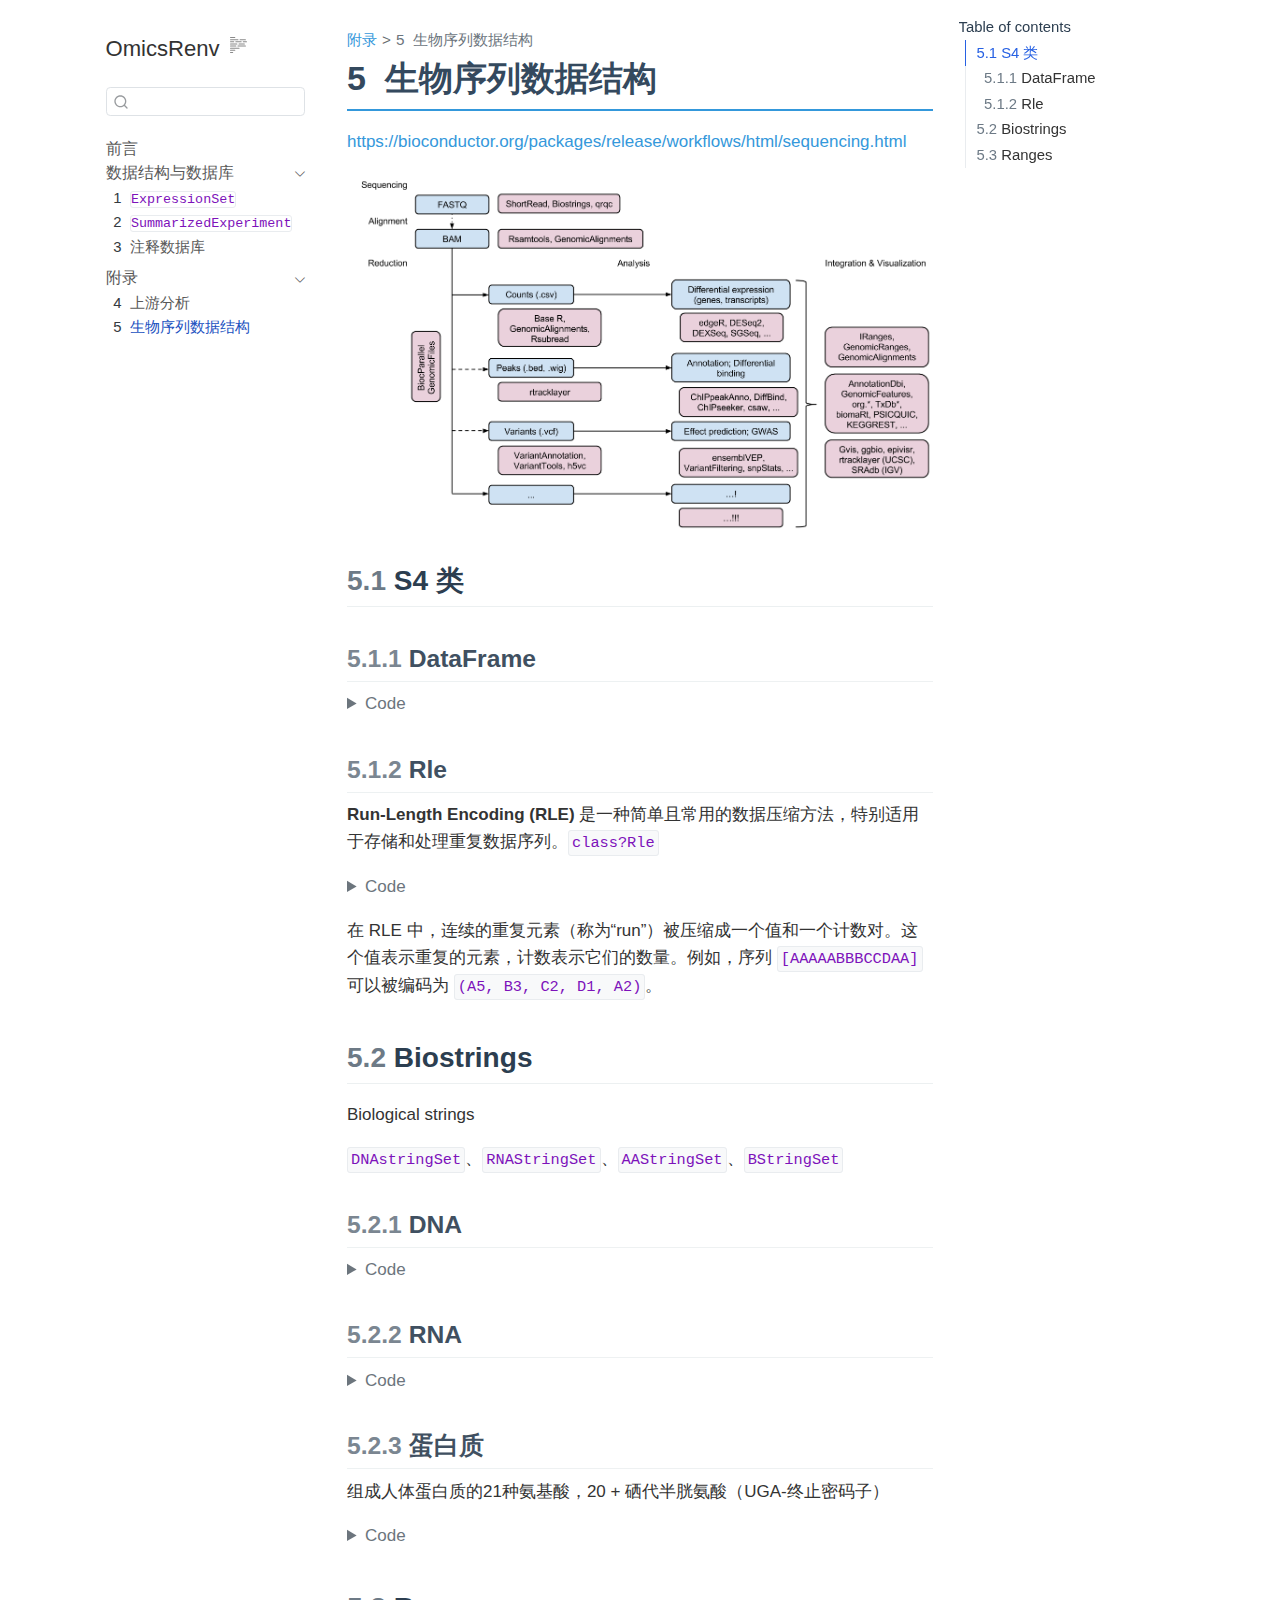
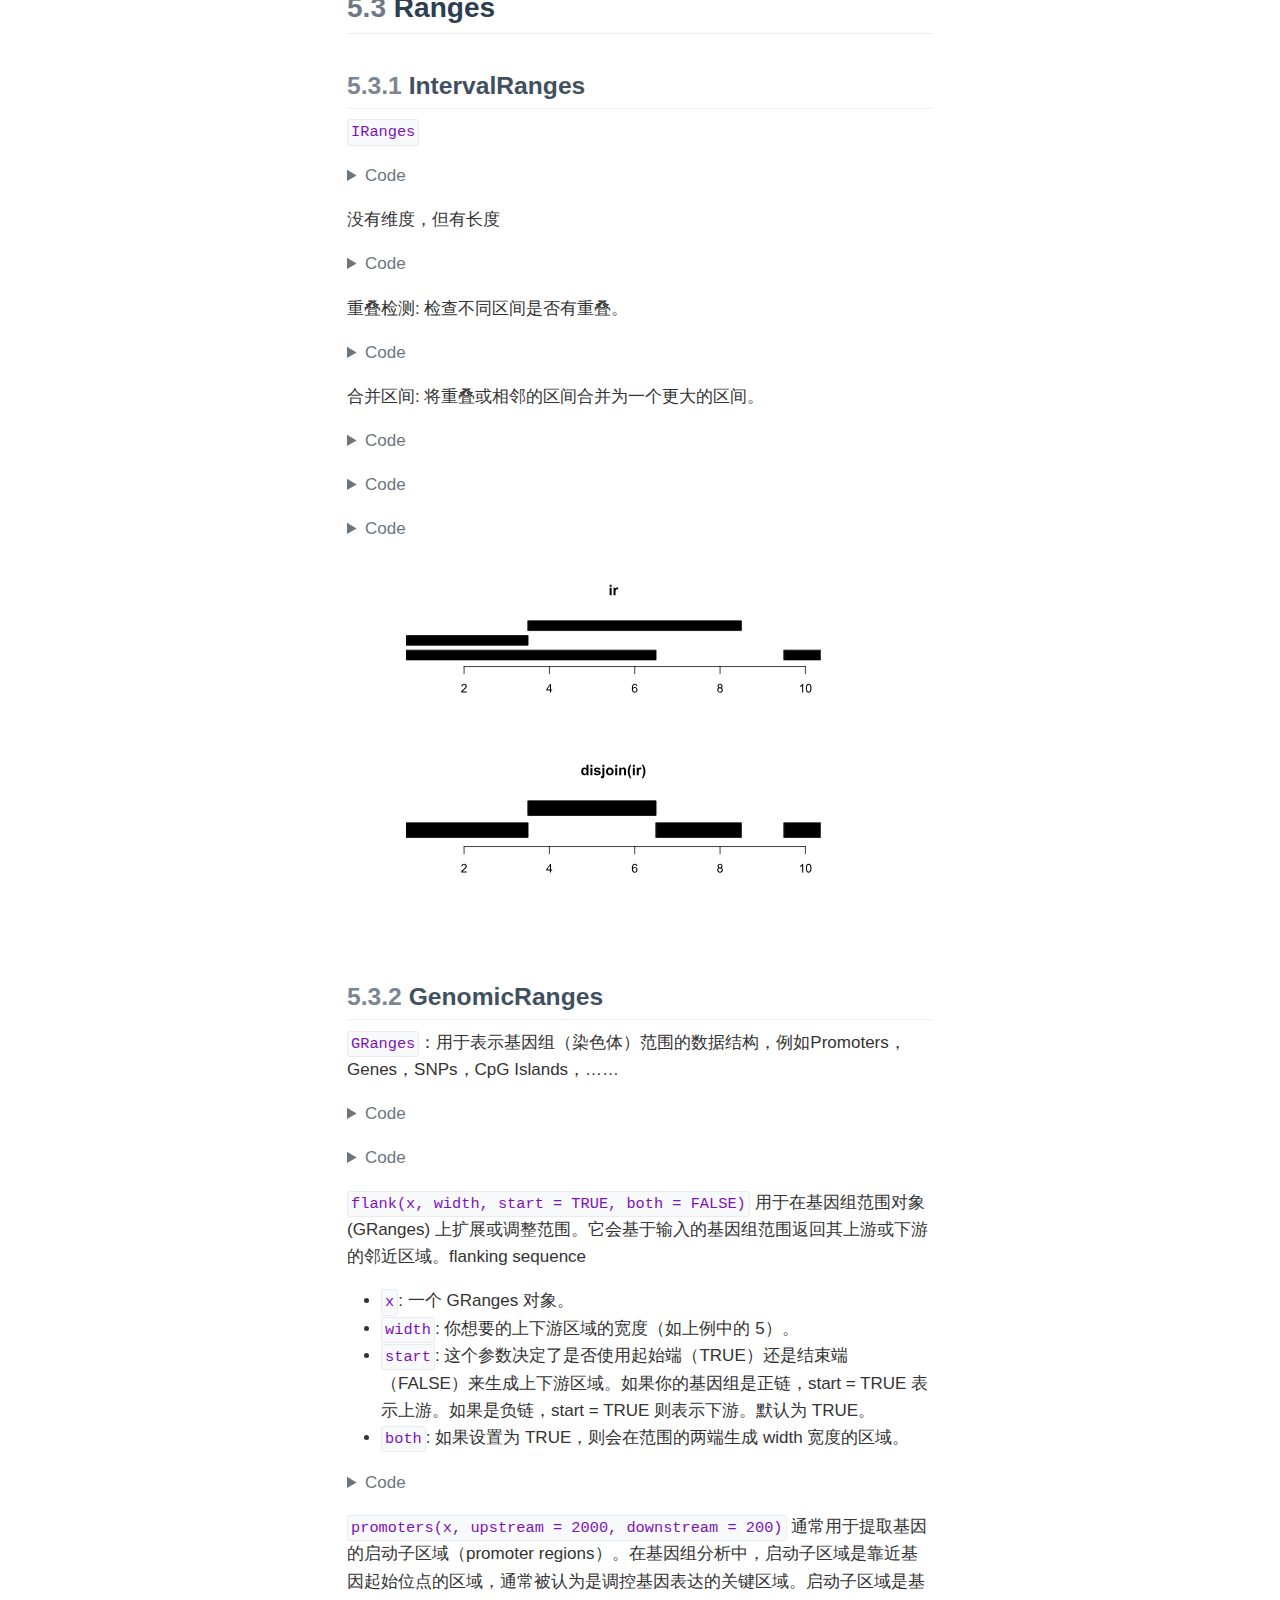
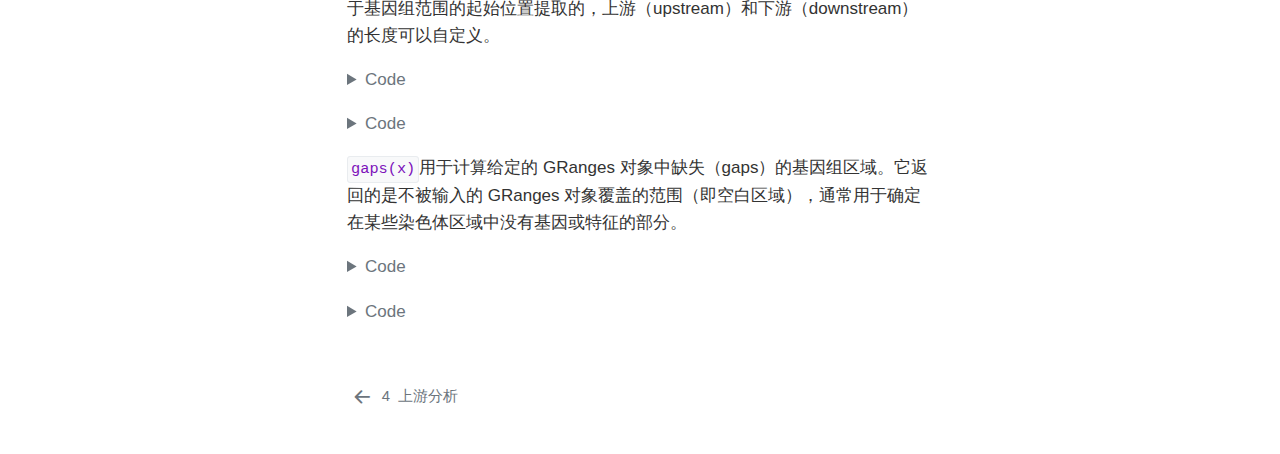
<file: docs/sequence_structure.html>
<!DOCTYPE html>
<html xmlns="http://www.w3.org/1999/xhtml" lang="en" xml:lang="en"><head>

<meta charset="utf-8">
<meta name="generator" content="quarto-1.7.32">

<meta name="viewport" content="width=device-width, initial-scale=1.0, user-scalable=yes">


<title>5&nbsp; 生物序列数据结构 – OmicsRenv</title>
<style>
code{white-space: pre-wrap;}
span.smallcaps{font-variant: small-caps;}
div.columns{display: flex; gap: min(4vw, 1.5em);}
div.column{flex: auto; overflow-x: auto;}
div.hanging-indent{margin-left: 1.5em; text-indent: -1.5em;}
ul.task-list{list-style: none;}
ul.task-list li input[type="checkbox"] {
  width: 0.8em;
  margin: 0 0.8em 0.2em -1em; /* quarto-specific, see https://github.com/quarto-dev/quarto-cli/issues/4556 */ 
  vertical-align: middle;
}
/* CSS for syntax highlighting */
html { -webkit-text-size-adjust: 100%; }
pre > code.sourceCode { white-space: pre; position: relative; }
pre > code.sourceCode > span { display: inline-block; line-height: 1.25; }
pre > code.sourceCode > span:empty { height: 1.2em; }
.sourceCode { overflow: visible; }
code.sourceCode > span { color: inherit; text-decoration: inherit; }
div.sourceCode { margin: 1em 0; }
pre.sourceCode { margin: 0; }
@media screen {
div.sourceCode { overflow: auto; }
}
@media print {
pre > code.sourceCode { white-space: pre-wrap; }
pre > code.sourceCode > span { text-indent: -5em; padding-left: 5em; }
}
pre.numberSource code
  { counter-reset: source-line 0; }
pre.numberSource code > span
  { position: relative; left: -4em; counter-increment: source-line; }
pre.numberSource code > span > a:first-child::before
  { content: counter(source-line);
    position: relative; left: -1em; text-align: right; vertical-align: baseline;
    border: none; display: inline-block;
    -webkit-touch-callout: none; -webkit-user-select: none;
    -khtml-user-select: none; -moz-user-select: none;
    -ms-user-select: none; user-select: none;
    padding: 0 4px; width: 4em;
  }
pre.numberSource { margin-left: 3em;  padding-left: 4px; }
div.sourceCode
  {   }
@media screen {
pre > code.sourceCode > span > a:first-child::before { text-decoration: underline; }
}
</style>


<script src="site_libs/quarto-nav/quarto-nav.js"></script>
<script src="site_libs/quarto-nav/headroom.min.js"></script>
<script src="site_libs/clipboard/clipboard.min.js"></script>
<script src="site_libs/quarto-search/autocomplete.umd.js"></script>
<script src="site_libs/quarto-search/fuse.min.js"></script>
<script src="site_libs/quarto-search/quarto-search.js"></script>
<meta name="quarto:offset" content="./">
<link href="./upstream_analysis.html" rel="prev">
<script src="site_libs/quarto-html/quarto.js" type="module"></script>
<script src="site_libs/quarto-html/tabsets/tabsets.js" type="module"></script>
<script src="site_libs/quarto-html/popper.min.js"></script>
<script src="site_libs/quarto-html/tippy.umd.min.js"></script>
<script src="site_libs/quarto-html/anchor.min.js"></script>
<link href="site_libs/quarto-html/tippy.css" rel="stylesheet">
<link href="site_libs/quarto-html/quarto-syntax-highlighting-37eea08aefeeee20ff55810ff984fec1.css" rel="stylesheet" id="quarto-text-highlighting-styles">
<script src="site_libs/bootstrap/bootstrap.min.js"></script>
<link href="site_libs/bootstrap/bootstrap-icons.css" rel="stylesheet">
<link href="site_libs/bootstrap/bootstrap-364982630eef5352dd1537128a8ed5cb.min.css" rel="stylesheet" append-hash="true" id="quarto-bootstrap" data-mode="light">
<script id="quarto-search-options" type="application/json">{
  "location": "sidebar",
  "copy-button": false,
  "collapse-after": 3,
  "panel-placement": "start",
  "type": "textbox",
  "limit": 50,
  "keyboard-shortcut": [
    "f",
    "/",
    "s"
  ],
  "show-item-context": false,
  "language": {
    "search-no-results-text": "No results",
    "search-matching-documents-text": "matching documents",
    "search-copy-link-title": "Copy link to search",
    "search-hide-matches-text": "Hide additional matches",
    "search-more-match-text": "more match in this document",
    "search-more-matches-text": "more matches in this document",
    "search-clear-button-title": "Clear",
    "search-text-placeholder": "",
    "search-detached-cancel-button-title": "Cancel",
    "search-submit-button-title": "Submit",
    "search-label": "Search"
  }
}</script>


<link rel="stylesheet" href="styles.css">
</head>

<body class="nav-sidebar floating quarto-light">

<div id="quarto-search-results"></div>
  <header id="quarto-header" class="headroom fixed-top">
  <nav class="quarto-secondary-nav">
    <div class="container-fluid d-flex">
      <button type="button" class="quarto-btn-toggle btn" data-bs-toggle="collapse" role="button" data-bs-target=".quarto-sidebar-collapse-item" aria-controls="quarto-sidebar" aria-expanded="false" aria-label="Toggle sidebar navigation" onclick="if (window.quartoToggleHeadroom) { window.quartoToggleHeadroom(); }">
        <i class="bi bi-layout-text-sidebar-reverse"></i>
      </button>
        <nav class="quarto-page-breadcrumbs" aria-label="breadcrumb"><ol class="breadcrumb"><li class="breadcrumb-item"><a href="./upstream_analysis.html">附录</a></li><li class="breadcrumb-item"><a href="./sequence_structure.html"><span class="chapter-number">5</span>&nbsp; <span class="chapter-title">生物序列数据结构</span></a></li></ol></nav>
        <a class="flex-grow-1" role="navigation" data-bs-toggle="collapse" data-bs-target=".quarto-sidebar-collapse-item" aria-controls="quarto-sidebar" aria-expanded="false" aria-label="Toggle sidebar navigation" onclick="if (window.quartoToggleHeadroom) { window.quartoToggleHeadroom(); }">      
        </a>
      <button type="button" class="btn quarto-search-button" aria-label="Search" onclick="window.quartoOpenSearch();">
        <i class="bi bi-search"></i>
      </button>
    </div>
  </nav>
</header>
<!-- content -->
<div id="quarto-content" class="quarto-container page-columns page-rows-contents page-layout-article">
<!-- sidebar -->
  <nav id="quarto-sidebar" class="sidebar collapse collapse-horizontal quarto-sidebar-collapse-item sidebar-navigation floating overflow-auto">
    <div class="pt-lg-2 mt-2 text-left sidebar-header">
    <div class="sidebar-title mb-0 py-0">
      <a href="./">OmicsRenv</a> 
        <div class="sidebar-tools-main">
  <a href="" class="quarto-reader-toggle quarto-navigation-tool px-1" onclick="window.quartoToggleReader(); return false;" title="Toggle reader mode">
  <div class="quarto-reader-toggle-btn">
  <i class="bi"></i>
  </div>
</a>
</div>
    </div>
      </div>
        <div class="mt-2 flex-shrink-0 align-items-center">
        <div class="sidebar-search">
        <div id="quarto-search" class="" title="Search"></div>
        </div>
        </div>
    <div class="sidebar-menu-container"> 
    <ul class="list-unstyled mt-1">
        <li class="sidebar-item">
  <div class="sidebar-item-container"> 
  <a href="./index.html" class="sidebar-item-text sidebar-link">
 <span class="menu-text">前言</span></a>
  </div>
</li>
        <li class="sidebar-item sidebar-item-section">
      <div class="sidebar-item-container"> 
            <a class="sidebar-item-text sidebar-link text-start" data-bs-toggle="collapse" data-bs-target="#quarto-sidebar-section-1" role="navigation" aria-expanded="true">
 <span class="menu-text">数据结构与数据库</span></a>
          <a class="sidebar-item-toggle text-start" data-bs-toggle="collapse" data-bs-target="#quarto-sidebar-section-1" role="navigation" aria-expanded="true" aria-label="Toggle section">
            <i class="bi bi-chevron-right ms-2"></i>
          </a> 
      </div>
      <ul id="quarto-sidebar-section-1" class="collapse list-unstyled sidebar-section depth1 show">  
          <li class="sidebar-item">
  <div class="sidebar-item-container"> 
  <a href="./ExpressionSet.html" class="sidebar-item-text sidebar-link">
 <span class="menu-text"><span class="chapter-number">1</span>&nbsp; <span class="chapter-title"><code>ExpressionSet</code></span></span></a>
  </div>
</li>
          <li class="sidebar-item">
  <div class="sidebar-item-container"> 
  <a href="./SummarizedExperiment.html" class="sidebar-item-text sidebar-link">
 <span class="menu-text"><span class="chapter-number">2</span>&nbsp; <span class="chapter-title"><code>SummarizedExperiment</code></span></span></a>
  </div>
</li>
          <li class="sidebar-item">
  <div class="sidebar-item-container"> 
  <a href="./annotation_database.html" class="sidebar-item-text sidebar-link">
 <span class="menu-text"><span class="chapter-number">3</span>&nbsp; <span class="chapter-title">注释数据库</span></span></a>
  </div>
</li>
      </ul>
  </li>
        <li class="sidebar-item sidebar-item-section">
      <div class="sidebar-item-container"> 
            <a class="sidebar-item-text sidebar-link text-start" data-bs-toggle="collapse" data-bs-target="#quarto-sidebar-section-2" role="navigation" aria-expanded="true">
 <span class="menu-text">附录</span></a>
          <a class="sidebar-item-toggle text-start" data-bs-toggle="collapse" data-bs-target="#quarto-sidebar-section-2" role="navigation" aria-expanded="true" aria-label="Toggle section">
            <i class="bi bi-chevron-right ms-2"></i>
          </a> 
      </div>
      <ul id="quarto-sidebar-section-2" class="collapse list-unstyled sidebar-section depth1 show">  
          <li class="sidebar-item">
  <div class="sidebar-item-container"> 
  <a href="./upstream_analysis.html" class="sidebar-item-text sidebar-link">
 <span class="menu-text"><span class="chapter-number">4</span>&nbsp; <span class="chapter-title">上游分析</span></span></a>
  </div>
</li>
          <li class="sidebar-item">
  <div class="sidebar-item-container"> 
  <a href="./sequence_structure.html" class="sidebar-item-text sidebar-link active">
 <span class="menu-text"><span class="chapter-number">5</span>&nbsp; <span class="chapter-title">生物序列数据结构</span></span></a>
  </div>
</li>
      </ul>
  </li>
    </ul>
    </div>
</nav>
<div id="quarto-sidebar-glass" class="quarto-sidebar-collapse-item" data-bs-toggle="collapse" data-bs-target=".quarto-sidebar-collapse-item"></div>
<!-- margin-sidebar -->
    <div id="quarto-margin-sidebar" class="sidebar margin-sidebar">
        <nav id="TOC" role="doc-toc" class="toc-active">
    <h2 id="toc-title">Table of contents</h2>
   
  <ul>
  <li><a href="#s4-类" id="toc-s4-类" class="nav-link active" data-scroll-target="#s4-类"><span class="header-section-number">5.1</span> S4 类</a>
  <ul class="collapse">
  <li><a href="#dataframe" id="toc-dataframe" class="nav-link" data-scroll-target="#dataframe"><span class="header-section-number">5.1.1</span> DataFrame</a></li>
  <li><a href="#rle" id="toc-rle" class="nav-link" data-scroll-target="#rle"><span class="header-section-number">5.1.2</span> Rle</a></li>
  </ul></li>
  <li><a href="#biostrings" id="toc-biostrings" class="nav-link" data-scroll-target="#biostrings"><span class="header-section-number">5.2</span> Biostrings</a>
  <ul class="collapse">
  <li><a href="#dna" id="toc-dna" class="nav-link" data-scroll-target="#dna"><span class="header-section-number">5.2.1</span> DNA</a></li>
  <li><a href="#rna" id="toc-rna" class="nav-link" data-scroll-target="#rna"><span class="header-section-number">5.2.2</span> RNA</a></li>
  <li><a href="#蛋白质" id="toc-蛋白质" class="nav-link" data-scroll-target="#蛋白质"><span class="header-section-number">5.2.3</span> 蛋白质</a></li>
  </ul></li>
  <li><a href="#ranges" id="toc-ranges" class="nav-link" data-scroll-target="#ranges"><span class="header-section-number">5.3</span> Ranges</a>
  <ul class="collapse">
  <li><a href="#intervalranges" id="toc-intervalranges" class="nav-link" data-scroll-target="#intervalranges"><span class="header-section-number">5.3.1</span> IntervalRanges</a></li>
  <li><a href="#genomicranges" id="toc-genomicranges" class="nav-link" data-scroll-target="#genomicranges"><span class="header-section-number">5.3.2</span> GenomicRanges</a></li>
  </ul></li>
  </ul>
</nav>
    </div>
<!-- main -->
<main class="content" id="quarto-document-content">

<header id="title-block-header" class="quarto-title-block default"><nav class="quarto-page-breadcrumbs quarto-title-breadcrumbs d-none d-lg-block" aria-label="breadcrumb"><ol class="breadcrumb"><li class="breadcrumb-item"><a href="./upstream_analysis.html">附录</a></li><li class="breadcrumb-item"><a href="./sequence_structure.html"><span class="chapter-number">5</span>&nbsp; <span class="chapter-title">生物序列数据结构</span></a></li></ol></nav>
<div class="quarto-title">
<h1 class="title"><span class="chapter-number">5</span>&nbsp; <span class="chapter-title">生物序列数据结构</span></h1>
</div>



<div class="quarto-title-meta">

    
  
    
  </div>
  


</header>


<p><a href="https://bioconductor.org/packages/release/workflows/html/sequencing.html" class="uri">https://bioconductor.org/packages/release/workflows/html/sequencing.html</a></p>
<div class="quarto-figure quarto-figure-center">
<figure class="figure">
<p><img src="images/sequence.png" class="img-fluid quarto-figure quarto-figure-center figure-img"></p>
</figure>
</div>
<section id="s4-类" class="level2" data-number="5.1">
<h2 data-number="5.1" class="anchored" data-anchor-id="s4-类"><span class="header-section-number">5.1</span> S4 类</h2>
<section id="dataframe" class="level3" data-number="5.1.1">
<h3 data-number="5.1.1" class="anchored" data-anchor-id="dataframe"><span class="header-section-number">5.1.1</span> DataFrame</h3>
<div class="cell">
<details class="code-fold">
<summary>Code</summary>
<div class="sourceCode cell-code" id="cb1"><pre class="sourceCode r code-with-copy"><code class="sourceCode r"><span id="cb1-1"><a href="#cb1-1" aria-hidden="true" tabindex="-1"></a><span class="fu">library</span>(S4Vectors)</span>
<span id="cb1-2"><a href="#cb1-2" aria-hidden="true" tabindex="-1"></a><span class="co"># 创建一个 DataFrame 对象</span></span>
<span id="cb1-3"><a href="#cb1-3" aria-hidden="true" tabindex="-1"></a>df <span class="ot">&lt;-</span> <span class="fu">DataFrame</span>(<span class="at">a =</span> <span class="dv">1</span><span class="sc">:</span><span class="dv">3</span>, <span class="at">b =</span> letters[<span class="dv">1</span><span class="sc">:</span><span class="dv">3</span>])</span>
<span id="cb1-4"><a href="#cb1-4" aria-hidden="true" tabindex="-1"></a>df</span>
<span id="cb1-5"><a href="#cb1-5" aria-hidden="true" tabindex="-1"></a><span class="co">#&gt; DataFrame with 3 rows and 2 columns</span></span>
<span id="cb1-6"><a href="#cb1-6" aria-hidden="true" tabindex="-1"></a><span class="co">#&gt;           a           b</span></span>
<span id="cb1-7"><a href="#cb1-7" aria-hidden="true" tabindex="-1"></a><span class="co">#&gt;   &lt;integer&gt; &lt;character&gt;</span></span>
<span id="cb1-8"><a href="#cb1-8" aria-hidden="true" tabindex="-1"></a><span class="co">#&gt; 1         1           a</span></span>
<span id="cb1-9"><a href="#cb1-9" aria-hidden="true" tabindex="-1"></a><span class="co">#&gt; 2         2           b</span></span>
<span id="cb1-10"><a href="#cb1-10" aria-hidden="true" tabindex="-1"></a><span class="co">#&gt; 3         3           c</span></span></code><button title="Copy to Clipboard" class="code-copy-button"><i class="bi"></i></button></pre></div>
</details>
</div>
</section>
<section id="rle" class="level3" data-number="5.1.2">
<h3 data-number="5.1.2" class="anchored" data-anchor-id="rle"><span class="header-section-number">5.1.2</span> Rle</h3>
<p><strong>Run-Length Encoding (RLE)</strong> 是一种简单且常用的数据压缩方法，特别适用于存储和处理重复数据序列。<code>class?Rle</code></p>
<div class="cell">
<details class="code-fold">
<summary>Code</summary>
<div class="sourceCode cell-code" id="cb2"><pre class="sourceCode r code-with-copy"><code class="sourceCode r"><span id="cb2-1"><a href="#cb2-1" aria-hidden="true" tabindex="-1"></a><span class="co"># 创建一个 Rle 对象</span></span>
<span id="cb2-2"><a href="#cb2-2" aria-hidden="true" tabindex="-1"></a></span>
<span id="cb2-3"><a href="#cb2-3" aria-hidden="true" tabindex="-1"></a>rle_obj <span class="ot">&lt;-</span> <span class="fu">Rle</span>(<span class="fu">c</span>(<span class="fu">rep</span>(<span class="st">"A"</span>, <span class="dv">5</span>), <span class="fu">rep</span>(<span class="st">"B"</span>, <span class="dv">3</span>), <span class="fu">rep</span>(<span class="st">"C"</span>, <span class="dv">2</span>), <span class="st">"D"</span>, <span class="fu">rep</span>(<span class="st">"A"</span>, <span class="dv">2</span>)))</span>
<span id="cb2-4"><a href="#cb2-4" aria-hidden="true" tabindex="-1"></a></span>
<span id="cb2-5"><a href="#cb2-5" aria-hidden="true" tabindex="-1"></a><span class="fu">print</span>(rle_obj)</span>
<span id="cb2-6"><a href="#cb2-6" aria-hidden="true" tabindex="-1"></a><span class="co">#&gt; character-Rle of length 13 with 5 runs</span></span>
<span id="cb2-7"><a href="#cb2-7" aria-hidden="true" tabindex="-1"></a><span class="co">#&gt;   Lengths:   5   3   2   1   2</span></span>
<span id="cb2-8"><a href="#cb2-8" aria-hidden="true" tabindex="-1"></a><span class="co">#&gt;   Values : "A" "B" "C" "D" "A"</span></span>
<span id="cb2-9"><a href="#cb2-9" aria-hidden="true" tabindex="-1"></a></span>
<span id="cb2-10"><a href="#cb2-10" aria-hidden="true" tabindex="-1"></a><span class="fu">runLength</span>(rle_obj)</span>
<span id="cb2-11"><a href="#cb2-11" aria-hidden="true" tabindex="-1"></a><span class="co">#&gt; [1] 5 3 2 1 2</span></span></code><button title="Copy to Clipboard" class="code-copy-button"><i class="bi"></i></button></pre></div>
</details>
</div>
<p>在 RLE 中，连续的重复元素（称为“run”）被压缩成一个值和一个计数对。这个值表示重复的元素，计数表示它们的数量。例如，序列 <code>[AAAAABBBCCDAA]</code> 可以被编码为 <code>(A5, B3, C2, D1, A2)</code>。</p>
</section>
</section>
<section id="biostrings" class="level2" data-number="5.2">
<h2 data-number="5.2" class="anchored" data-anchor-id="biostrings"><span class="header-section-number">5.2</span> Biostrings</h2>
<p>Biological strings</p>
<p><code>DNAstringSet</code>、<code>RNAStringSet</code>、<code>AAStringSet</code>、<code>BStringSet</code></p>
<section id="dna" class="level3" data-number="5.2.1">
<h3 data-number="5.2.1" class="anchored" data-anchor-id="dna"><span class="header-section-number">5.2.1</span> DNA</h3>
<div class="cell">
<details class="code-fold">
<summary>Code</summary>
<div class="sourceCode cell-code" id="cb3"><pre class="sourceCode r code-with-copy"><code class="sourceCode r"><span id="cb3-1"><a href="#cb3-1" aria-hidden="true" tabindex="-1"></a><span class="co"># BiocManager::install("Biostrings")</span></span>
<span id="cb3-2"><a href="#cb3-2" aria-hidden="true" tabindex="-1"></a><span class="fu">library</span>(Biostrings)</span>
<span id="cb3-3"><a href="#cb3-3" aria-hidden="true" tabindex="-1"></a></span>
<span id="cb3-4"><a href="#cb3-4" aria-hidden="true" tabindex="-1"></a>Biostrings<span class="sc">::</span>DNA_ALPHABET</span>
<span id="cb3-5"><a href="#cb3-5" aria-hidden="true" tabindex="-1"></a><span class="co">#&gt;  [1] "A" "C" "G" "T" "M" "R" "W" "S" "Y" "K" "V" "H" "D" "B" "N" "-" "+" "."</span></span>
<span id="cb3-6"><a href="#cb3-6" aria-hidden="true" tabindex="-1"></a>IUPAC_CODE_MAP</span>
<span id="cb3-7"><a href="#cb3-7" aria-hidden="true" tabindex="-1"></a><span class="co">#&gt;      A      C      G      T      M      R      W      S      Y      K      V </span></span>
<span id="cb3-8"><a href="#cb3-8" aria-hidden="true" tabindex="-1"></a><span class="co">#&gt;    "A"    "C"    "G"    "T"   "AC"   "AG"   "AT"   "CG"   "CT"   "GT"  "ACG" </span></span>
<span id="cb3-9"><a href="#cb3-9" aria-hidden="true" tabindex="-1"></a><span class="co">#&gt;      H      D      B      N </span></span>
<span id="cb3-10"><a href="#cb3-10" aria-hidden="true" tabindex="-1"></a><span class="co">#&gt;  "ACT"  "AGT"  "CGT" "ACGT"</span></span>
<span id="cb3-11"><a href="#cb3-11" aria-hidden="true" tabindex="-1"></a></span>
<span id="cb3-12"><a href="#cb3-12" aria-hidden="true" tabindex="-1"></a>d <span class="ot">&lt;-</span> <span class="fu">DNAStringSet</span>(<span class="fu">c</span>(<span class="st">"TGCACGTGCATT"</span>,<span class="st">"ACTGCA"</span>))</span>
<span id="cb3-13"><a href="#cb3-13" aria-hidden="true" tabindex="-1"></a>d</span>
<span id="cb3-14"><a href="#cb3-14" aria-hidden="true" tabindex="-1"></a><span class="co">#&gt; DNAStringSet object of length 2:</span></span>
<span id="cb3-15"><a href="#cb3-15" aria-hidden="true" tabindex="-1"></a><span class="co">#&gt;     width seq</span></span>
<span id="cb3-16"><a href="#cb3-16" aria-hidden="true" tabindex="-1"></a><span class="co">#&gt; [1]    12 TGCACGTGCATT</span></span>
<span id="cb3-17"><a href="#cb3-17" aria-hidden="true" tabindex="-1"></a><span class="co">#&gt; [2]     6 ACTGCA</span></span>
<span id="cb3-18"><a href="#cb3-18" aria-hidden="true" tabindex="-1"></a><span class="fu">length</span>(d)</span>
<span id="cb3-19"><a href="#cb3-19" aria-hidden="true" tabindex="-1"></a><span class="co">#&gt; [1] 2</span></span>
<span id="cb3-20"><a href="#cb3-20" aria-hidden="true" tabindex="-1"></a></span>
<span id="cb3-21"><a href="#cb3-21" aria-hidden="true" tabindex="-1"></a><span class="fu">width</span>(d)</span>
<span id="cb3-22"><a href="#cb3-22" aria-hidden="true" tabindex="-1"></a><span class="co">#&gt; [1] 12  6</span></span>
<span id="cb3-23"><a href="#cb3-23" aria-hidden="true" tabindex="-1"></a><span class="fu">rev</span>(d)</span>
<span id="cb3-24"><a href="#cb3-24" aria-hidden="true" tabindex="-1"></a><span class="co">#&gt; DNAStringSet object of length 2:</span></span>
<span id="cb3-25"><a href="#cb3-25" aria-hidden="true" tabindex="-1"></a><span class="co">#&gt;     width seq</span></span>
<span id="cb3-26"><a href="#cb3-26" aria-hidden="true" tabindex="-1"></a><span class="co">#&gt; [1]     6 ACTGCA</span></span>
<span id="cb3-27"><a href="#cb3-27" aria-hidden="true" tabindex="-1"></a><span class="co">#&gt; [2]    12 TGCACGTGCATT</span></span>
<span id="cb3-28"><a href="#cb3-28" aria-hidden="true" tabindex="-1"></a><span class="fu">reverse</span>(d)</span>
<span id="cb3-29"><a href="#cb3-29" aria-hidden="true" tabindex="-1"></a><span class="co">#&gt; DNAStringSet object of length 2:</span></span>
<span id="cb3-30"><a href="#cb3-30" aria-hidden="true" tabindex="-1"></a><span class="co">#&gt;     width seq</span></span>
<span id="cb3-31"><a href="#cb3-31" aria-hidden="true" tabindex="-1"></a><span class="co">#&gt; [1]    12 TTACGTGCACGT</span></span>
<span id="cb3-32"><a href="#cb3-32" aria-hidden="true" tabindex="-1"></a><span class="co">#&gt; [2]     6 ACGTCA</span></span>
<span id="cb3-33"><a href="#cb3-33" aria-hidden="true" tabindex="-1"></a><span class="fu">reverseComplement</span>(d)</span>
<span id="cb3-34"><a href="#cb3-34" aria-hidden="true" tabindex="-1"></a><span class="co">#&gt; DNAStringSet object of length 2:</span></span>
<span id="cb3-35"><a href="#cb3-35" aria-hidden="true" tabindex="-1"></a><span class="co">#&gt;     width seq</span></span>
<span id="cb3-36"><a href="#cb3-36" aria-hidden="true" tabindex="-1"></a><span class="co">#&gt; [1]    12 AATGCACGTGCA</span></span>
<span id="cb3-37"><a href="#cb3-37" aria-hidden="true" tabindex="-1"></a><span class="co">#&gt; [2]     6 TGCAGT</span></span>
<span id="cb3-38"><a href="#cb3-38" aria-hidden="true" tabindex="-1"></a><span class="fu">translate</span>(d)</span>
<span id="cb3-39"><a href="#cb3-39" aria-hidden="true" tabindex="-1"></a><span class="co">#&gt; AAStringSet object of length 2:</span></span>
<span id="cb3-40"><a href="#cb3-40" aria-hidden="true" tabindex="-1"></a><span class="co">#&gt;     width seq</span></span>
<span id="cb3-41"><a href="#cb3-41" aria-hidden="true" tabindex="-1"></a><span class="co">#&gt; [1]     4 CTCI</span></span>
<span id="cb3-42"><a href="#cb3-42" aria-hidden="true" tabindex="-1"></a><span class="co">#&gt; [2]     2 TA</span></span>
<span id="cb3-43"><a href="#cb3-43" aria-hidden="true" tabindex="-1"></a></span>
<span id="cb3-44"><a href="#cb3-44" aria-hidden="true" tabindex="-1"></a><span class="fu">alphabetFrequency</span>(d)</span>
<span id="cb3-45"><a href="#cb3-45" aria-hidden="true" tabindex="-1"></a><span class="co">#&gt;      A C G T M R W S Y K V H D B N - + .</span></span>
<span id="cb3-46"><a href="#cb3-46" aria-hidden="true" tabindex="-1"></a><span class="co">#&gt; [1,] 2 3 3 4 0 0 0 0 0 0 0 0 0 0 0 0 0 0</span></span>
<span id="cb3-47"><a href="#cb3-47" aria-hidden="true" tabindex="-1"></a><span class="co">#&gt; [2,] 2 2 1 1 0 0 0 0 0 0 0 0 0 0 0 0 0 0</span></span>
<span id="cb3-48"><a href="#cb3-48" aria-hidden="true" tabindex="-1"></a><span class="fu">letterFrequency</span>(d,<span class="at">letters =</span> <span class="st">"GC"</span>)</span>
<span id="cb3-49"><a href="#cb3-49" aria-hidden="true" tabindex="-1"></a><span class="co">#&gt;      G|C</span></span>
<span id="cb3-50"><a href="#cb3-50" aria-hidden="true" tabindex="-1"></a><span class="co">#&gt; [1,]   6</span></span>
<span id="cb3-51"><a href="#cb3-51" aria-hidden="true" tabindex="-1"></a><span class="co">#&gt; [2,]   3</span></span>
<span id="cb3-52"><a href="#cb3-52" aria-hidden="true" tabindex="-1"></a><span class="fu">dinucleotideFrequency</span>(d)</span>
<span id="cb3-53"><a href="#cb3-53" aria-hidden="true" tabindex="-1"></a><span class="co">#&gt;      AA AC AG AT CA CC CG CT GA GC GG GT TA TC TG TT</span></span>
<span id="cb3-54"><a href="#cb3-54" aria-hidden="true" tabindex="-1"></a><span class="co">#&gt; [1,]  0  1  0  1  2  0  1  0  0  2  0  1  0  0  2  1</span></span>
<span id="cb3-55"><a href="#cb3-55" aria-hidden="true" tabindex="-1"></a><span class="co">#&gt; [2,]  0  1  0  0  1  0  0  1  0  1  0  0  0  0  1  0</span></span>
<span id="cb3-56"><a href="#cb3-56" aria-hidden="true" tabindex="-1"></a></span>
<span id="cb3-57"><a href="#cb3-57" aria-hidden="true" tabindex="-1"></a><span class="co"># 共识矩阵</span></span>
<span id="cb3-58"><a href="#cb3-58" aria-hidden="true" tabindex="-1"></a></span>
<span id="cb3-59"><a href="#cb3-59" aria-hidden="true" tabindex="-1"></a><span class="fu">consensusMatrix</span>(d)</span>
<span id="cb3-60"><a href="#cb3-60" aria-hidden="true" tabindex="-1"></a><span class="co">#&gt;   [,1] [,2] [,3] [,4] [,5] [,6] [,7] [,8] [,9] [,10] [,11] [,12]</span></span>
<span id="cb3-61"><a href="#cb3-61" aria-hidden="true" tabindex="-1"></a><span class="co">#&gt; A    1    0    0    1    0    1    0    0    0     1     0     0</span></span>
<span id="cb3-62"><a href="#cb3-62" aria-hidden="true" tabindex="-1"></a><span class="co">#&gt; C    0    1    1    0    2    0    0    0    1     0     0     0</span></span>
<span id="cb3-63"><a href="#cb3-63" aria-hidden="true" tabindex="-1"></a><span class="co">#&gt; G    0    1    0    1    0    1    0    1    0     0     0     0</span></span>
<span id="cb3-64"><a href="#cb3-64" aria-hidden="true" tabindex="-1"></a><span class="co">#&gt; T    1    0    1    0    0    0    1    0    0     0     1     1</span></span>
<span id="cb3-65"><a href="#cb3-65" aria-hidden="true" tabindex="-1"></a><span class="co">#&gt; M    0    0    0    0    0    0    0    0    0     0     0     0</span></span>
<span id="cb3-66"><a href="#cb3-66" aria-hidden="true" tabindex="-1"></a><span class="co">#&gt; R    0    0    0    0    0    0    0    0    0     0     0     0</span></span>
<span id="cb3-67"><a href="#cb3-67" aria-hidden="true" tabindex="-1"></a><span class="co">#&gt; W    0    0    0    0    0    0    0    0    0     0     0     0</span></span>
<span id="cb3-68"><a href="#cb3-68" aria-hidden="true" tabindex="-1"></a><span class="co">#&gt; S    0    0    0    0    0    0    0    0    0     0     0     0</span></span>
<span id="cb3-69"><a href="#cb3-69" aria-hidden="true" tabindex="-1"></a><span class="co">#&gt; Y    0    0    0    0    0    0    0    0    0     0     0     0</span></span>
<span id="cb3-70"><a href="#cb3-70" aria-hidden="true" tabindex="-1"></a><span class="co">#&gt; K    0    0    0    0    0    0    0    0    0     0     0     0</span></span>
<span id="cb3-71"><a href="#cb3-71" aria-hidden="true" tabindex="-1"></a><span class="co">#&gt; V    0    0    0    0    0    0    0    0    0     0     0     0</span></span>
<span id="cb3-72"><a href="#cb3-72" aria-hidden="true" tabindex="-1"></a><span class="co">#&gt; H    0    0    0    0    0    0    0    0    0     0     0     0</span></span>
<span id="cb3-73"><a href="#cb3-73" aria-hidden="true" tabindex="-1"></a><span class="co">#&gt; D    0    0    0    0    0    0    0    0    0     0     0     0</span></span>
<span id="cb3-74"><a href="#cb3-74" aria-hidden="true" tabindex="-1"></a><span class="co">#&gt; B    0    0    0    0    0    0    0    0    0     0     0     0</span></span>
<span id="cb3-75"><a href="#cb3-75" aria-hidden="true" tabindex="-1"></a><span class="co">#&gt; N    0    0    0    0    0    0    0    0    0     0     0     0</span></span>
<span id="cb3-76"><a href="#cb3-76" aria-hidden="true" tabindex="-1"></a><span class="co">#&gt; -    0    0    0    0    0    0    0    0    0     0     0     0</span></span>
<span id="cb3-77"><a href="#cb3-77" aria-hidden="true" tabindex="-1"></a><span class="co">#&gt; +    0    0    0    0    0    0    0    0    0     0     0     0</span></span>
<span id="cb3-78"><a href="#cb3-78" aria-hidden="true" tabindex="-1"></a><span class="co">#&gt; .    0    0    0    0    0    0    0    0    0     0     0     0</span></span></code><button title="Copy to Clipboard" class="code-copy-button"><i class="bi"></i></button></pre></div>
</details>
</div>
</section>
<section id="rna" class="level3" data-number="5.2.2">
<h3 data-number="5.2.2" class="anchored" data-anchor-id="rna"><span class="header-section-number">5.2.2</span> RNA</h3>
<div class="cell">
<details class="code-fold">
<summary>Code</summary>
<div class="sourceCode cell-code" id="cb4"><pre class="sourceCode r code-with-copy"><code class="sourceCode r"><span id="cb4-1"><a href="#cb4-1" aria-hidden="true" tabindex="-1"></a>Biostrings<span class="sc">::</span>GENETIC_CODE</span>
<span id="cb4-2"><a href="#cb4-2" aria-hidden="true" tabindex="-1"></a><span class="co">#&gt; TTT TTC TTA TTG TCT TCC TCA TCG TAT TAC TAA TAG TGT TGC TGA TGG CTT CTC CTA CTG </span></span>
<span id="cb4-3"><a href="#cb4-3" aria-hidden="true" tabindex="-1"></a><span class="co">#&gt; "F" "F" "L" "L" "S" "S" "S" "S" "Y" "Y" "*" "*" "C" "C" "*" "W" "L" "L" "L" "L" </span></span>
<span id="cb4-4"><a href="#cb4-4" aria-hidden="true" tabindex="-1"></a><span class="co">#&gt; CCT CCC CCA CCG CAT CAC CAA CAG CGT CGC CGA CGG ATT ATC ATA ATG ACT ACC ACA ACG </span></span>
<span id="cb4-5"><a href="#cb4-5" aria-hidden="true" tabindex="-1"></a><span class="co">#&gt; "P" "P" "P" "P" "H" "H" "Q" "Q" "R" "R" "R" "R" "I" "I" "I" "M" "T" "T" "T" "T" </span></span>
<span id="cb4-6"><a href="#cb4-6" aria-hidden="true" tabindex="-1"></a><span class="co">#&gt; AAT AAC AAA AAG AGT AGC AGA AGG GTT GTC GTA GTG GCT GCC GCA GCG GAT GAC GAA GAG </span></span>
<span id="cb4-7"><a href="#cb4-7" aria-hidden="true" tabindex="-1"></a><span class="co">#&gt; "N" "N" "K" "K" "S" "S" "R" "R" "V" "V" "V" "V" "A" "A" "A" "A" "D" "D" "E" "E" </span></span>
<span id="cb4-8"><a href="#cb4-8" aria-hidden="true" tabindex="-1"></a><span class="co">#&gt; GGT GGC GGA GGG </span></span>
<span id="cb4-9"><a href="#cb4-9" aria-hidden="true" tabindex="-1"></a><span class="co">#&gt; "G" "G" "G" "G" </span></span>
<span id="cb4-10"><a href="#cb4-10" aria-hidden="true" tabindex="-1"></a><span class="co">#&gt; attr(,"alt_init_codons")</span></span>
<span id="cb4-11"><a href="#cb4-11" aria-hidden="true" tabindex="-1"></a><span class="co">#&gt; [1] "TTG" "CTG"</span></span>
<span id="cb4-12"><a href="#cb4-12" aria-hidden="true" tabindex="-1"></a>Biostrings<span class="sc">::</span>RNA_GENETIC_CODE</span>
<span id="cb4-13"><a href="#cb4-13" aria-hidden="true" tabindex="-1"></a><span class="co">#&gt; UUU UUC UUA UUG UCU UCC UCA UCG UAU UAC UAA UAG UGU UGC UGA UGG CUU CUC CUA CUG </span></span>
<span id="cb4-14"><a href="#cb4-14" aria-hidden="true" tabindex="-1"></a><span class="co">#&gt; "F" "F" "L" "L" "S" "S" "S" "S" "Y" "Y" "*" "*" "C" "C" "*" "W" "L" "L" "L" "L" </span></span>
<span id="cb4-15"><a href="#cb4-15" aria-hidden="true" tabindex="-1"></a><span class="co">#&gt; CCU CCC CCA CCG CAU CAC CAA CAG CGU CGC CGA CGG AUU AUC AUA AUG ACU ACC ACA ACG </span></span>
<span id="cb4-16"><a href="#cb4-16" aria-hidden="true" tabindex="-1"></a><span class="co">#&gt; "P" "P" "P" "P" "H" "H" "Q" "Q" "R" "R" "R" "R" "I" "I" "I" "M" "T" "T" "T" "T" </span></span>
<span id="cb4-17"><a href="#cb4-17" aria-hidden="true" tabindex="-1"></a><span class="co">#&gt; AAU AAC AAA AAG AGU AGC AGA AGG GUU GUC GUA GUG GCU GCC GCA GCG GAU GAC GAA GAG </span></span>
<span id="cb4-18"><a href="#cb4-18" aria-hidden="true" tabindex="-1"></a><span class="co">#&gt; "N" "N" "K" "K" "S" "S" "R" "R" "V" "V" "V" "V" "A" "A" "A" "A" "D" "D" "E" "E" </span></span>
<span id="cb4-19"><a href="#cb4-19" aria-hidden="true" tabindex="-1"></a><span class="co">#&gt; GGU GGC GGA GGG </span></span>
<span id="cb4-20"><a href="#cb4-20" aria-hidden="true" tabindex="-1"></a><span class="co">#&gt; "G" "G" "G" "G" </span></span>
<span id="cb4-21"><a href="#cb4-21" aria-hidden="true" tabindex="-1"></a><span class="co">#&gt; attr(,"alt_init_codons")</span></span>
<span id="cb4-22"><a href="#cb4-22" aria-hidden="true" tabindex="-1"></a><span class="co">#&gt; [1] "UUG" "CUG"</span></span>
<span id="cb4-23"><a href="#cb4-23" aria-hidden="true" tabindex="-1"></a>RNA_ALPHABET</span>
<span id="cb4-24"><a href="#cb4-24" aria-hidden="true" tabindex="-1"></a><span class="co">#&gt;  [1] "A" "C" "G" "U" "M" "R" "W" "S" "Y" "K" "V" "H" "D" "B" "N" "-" "+" "."</span></span>
<span id="cb4-25"><a href="#cb4-25" aria-hidden="true" tabindex="-1"></a>r <span class="ot">&lt;-</span> <span class="fu">RNAStringSet</span>(<span class="fu">c</span>(<span class="st">"AUCG"</span>, <span class="st">"GCAU"</span>, <span class="st">"AUCGAU"</span>, <span class="st">"GCUA"</span>))</span>
<span id="cb4-26"><a href="#cb4-26" aria-hidden="true" tabindex="-1"></a>r</span>
<span id="cb4-27"><a href="#cb4-27" aria-hidden="true" tabindex="-1"></a><span class="co">#&gt; RNAStringSet object of length 4:</span></span>
<span id="cb4-28"><a href="#cb4-28" aria-hidden="true" tabindex="-1"></a><span class="co">#&gt;     width seq</span></span>
<span id="cb4-29"><a href="#cb4-29" aria-hidden="true" tabindex="-1"></a><span class="co">#&gt; [1]     4 AUCG</span></span>
<span id="cb4-30"><a href="#cb4-30" aria-hidden="true" tabindex="-1"></a><span class="co">#&gt; [2]     4 GCAU</span></span>
<span id="cb4-31"><a href="#cb4-31" aria-hidden="true" tabindex="-1"></a><span class="co">#&gt; [3]     6 AUCGAU</span></span>
<span id="cb4-32"><a href="#cb4-32" aria-hidden="true" tabindex="-1"></a><span class="co">#&gt; [4]     4 GCUA</span></span></code><button title="Copy to Clipboard" class="code-copy-button"><i class="bi"></i></button></pre></div>
</details>
</div>
</section>
<section id="蛋白质" class="level3" data-number="5.2.3">
<h3 data-number="5.2.3" class="anchored" data-anchor-id="蛋白质"><span class="header-section-number">5.2.3</span> 蛋白质</h3>
<p>组成人体蛋白质的21种氨基酸，20 + 硒代半胱氨酸（UGA-终止密码子）</p>
<div class="cell">
<details class="code-fold">
<summary>Code</summary>
<div class="sourceCode cell-code" id="cb5"><pre class="sourceCode r code-with-copy"><code class="sourceCode r"><span id="cb5-1"><a href="#cb5-1" aria-hidden="true" tabindex="-1"></a>Biostrings<span class="sc">::</span>AMINO_ACID_CODE</span>
<span id="cb5-2"><a href="#cb5-2" aria-hidden="true" tabindex="-1"></a><span class="co">#&gt;     A     R     N     D     C     Q     E     G     H     I     L     K     M </span></span>
<span id="cb5-3"><a href="#cb5-3" aria-hidden="true" tabindex="-1"></a><span class="co">#&gt; "Ala" "Arg" "Asn" "Asp" "Cys" "Gln" "Glu" "Gly" "His" "Ile" "Leu" "Lys" "Met" </span></span>
<span id="cb5-4"><a href="#cb5-4" aria-hidden="true" tabindex="-1"></a><span class="co">#&gt;     F     P     S     T     W     Y     V     U     O     B     J     Z     X </span></span>
<span id="cb5-5"><a href="#cb5-5" aria-hidden="true" tabindex="-1"></a><span class="co">#&gt; "Phe" "Pro" "Ser" "Thr" "Trp" "Tyr" "Val" "Sec" "Pyl" "Asx" "Xle" "Glx" "Xaa"</span></span>
<span id="cb5-6"><a href="#cb5-6" aria-hidden="true" tabindex="-1"></a>AA_ALPHABET</span>
<span id="cb5-7"><a href="#cb5-7" aria-hidden="true" tabindex="-1"></a><span class="co">#&gt;  [1] "A" "R" "N" "D" "C" "Q" "E" "G" "H" "I" "L" "K" "M" "F" "P" "S" "T" "W" "Y"</span></span>
<span id="cb5-8"><a href="#cb5-8" aria-hidden="true" tabindex="-1"></a><span class="co">#&gt; [20] "V" "U" "O" "B" "J" "Z" "X" "*" "-" "+" "."</span></span>
<span id="cb5-9"><a href="#cb5-9" aria-hidden="true" tabindex="-1"></a></span>
<span id="cb5-10"><a href="#cb5-10" aria-hidden="true" tabindex="-1"></a>protein_strings <span class="ot">&lt;-</span> <span class="fu">AAStringSet</span>(<span class="fu">c</span>(<span class="st">"MATH"</span>, <span class="st">"GCAU"</span>, <span class="st">"MATHMATH"</span>, <span class="st">"CUMA"</span>))</span>
<span id="cb5-11"><a href="#cb5-11" aria-hidden="true" tabindex="-1"></a>protein_strings</span>
<span id="cb5-12"><a href="#cb5-12" aria-hidden="true" tabindex="-1"></a><span class="co">#&gt; AAStringSet object of length 4:</span></span>
<span id="cb5-13"><a href="#cb5-13" aria-hidden="true" tabindex="-1"></a><span class="co">#&gt;     width seq</span></span>
<span id="cb5-14"><a href="#cb5-14" aria-hidden="true" tabindex="-1"></a><span class="co">#&gt; [1]     4 MATH</span></span>
<span id="cb5-15"><a href="#cb5-15" aria-hidden="true" tabindex="-1"></a><span class="co">#&gt; [2]     4 GCAU</span></span>
<span id="cb5-16"><a href="#cb5-16" aria-hidden="true" tabindex="-1"></a><span class="co">#&gt; [3]     8 MATHMATH</span></span>
<span id="cb5-17"><a href="#cb5-17" aria-hidden="true" tabindex="-1"></a><span class="co">#&gt; [4]     4 CUMA</span></span>
<span id="cb5-18"><a href="#cb5-18" aria-hidden="true" tabindex="-1"></a></span>
<span id="cb5-19"><a href="#cb5-19" aria-hidden="true" tabindex="-1"></a><span class="co"># 二进制字符串存储 如seq_id、quality</span></span>
<span id="cb5-20"><a href="#cb5-20" aria-hidden="true" tabindex="-1"></a>binary_strings <span class="ot">&lt;-</span> <span class="fu">BStringSet</span>(<span class="fu">c</span>(<span class="st">"ERCC010101"</span>, <span class="st">"CRCC110011"</span>, <span class="st">"101010"</span>, <span class="st">"111000"</span>))</span>
<span id="cb5-21"><a href="#cb5-21" aria-hidden="true" tabindex="-1"></a>binary_strings</span>
<span id="cb5-22"><a href="#cb5-22" aria-hidden="true" tabindex="-1"></a><span class="co">#&gt; BStringSet object of length 4:</span></span>
<span id="cb5-23"><a href="#cb5-23" aria-hidden="true" tabindex="-1"></a><span class="co">#&gt;     width seq</span></span>
<span id="cb5-24"><a href="#cb5-24" aria-hidden="true" tabindex="-1"></a><span class="co">#&gt; [1]    10 ERCC010101</span></span>
<span id="cb5-25"><a href="#cb5-25" aria-hidden="true" tabindex="-1"></a><span class="co">#&gt; [2]    10 CRCC110011</span></span>
<span id="cb5-26"><a href="#cb5-26" aria-hidden="true" tabindex="-1"></a><span class="co">#&gt; [3]     6 101010</span></span>
<span id="cb5-27"><a href="#cb5-27" aria-hidden="true" tabindex="-1"></a><span class="co">#&gt; [4]     6 111000</span></span></code><button title="Copy to Clipboard" class="code-copy-button"><i class="bi"></i></button></pre></div>
</details>
</div>
</section>
</section>
<section id="ranges" class="level2" data-number="5.3">
<h2 data-number="5.3" class="anchored" data-anchor-id="ranges"><span class="header-section-number">5.3</span> Ranges</h2>
<section id="intervalranges" class="level3" data-number="5.3.1">
<h3 data-number="5.3.1" class="anchored" data-anchor-id="intervalranges"><span class="header-section-number">5.3.1</span> IntervalRanges</h3>
<p><code>IRanges</code></p>
<div class="cell">
<details class="code-fold">
<summary>Code</summary>
<div class="sourceCode cell-code" id="cb6"><pre class="sourceCode r code-with-copy"><code class="sourceCode r"><span id="cb6-1"><a href="#cb6-1" aria-hidden="true" tabindex="-1"></a><span class="fu">library</span>(IRanges)</span>
<span id="cb6-2"><a href="#cb6-2" aria-hidden="true" tabindex="-1"></a><span class="fu">set.seed</span>(<span class="dv">10</span>)</span>
<span id="cb6-3"><a href="#cb6-3" aria-hidden="true" tabindex="-1"></a>ranges <span class="ot">&lt;-</span> IRanges<span class="sc">::</span><span class="fu">IRanges</span>(</span>
<span id="cb6-4"><a href="#cb6-4" aria-hidden="true" tabindex="-1"></a>  <span class="at">start =</span> <span class="fu">round</span>(<span class="fu">runif</span>(<span class="dv">10</span>, <span class="dv">1</span>, <span class="dv">100</span>)),</span>
<span id="cb6-5"><a href="#cb6-5" aria-hidden="true" tabindex="-1"></a>  <span class="at">width =</span> <span class="fu">round</span>(<span class="fu">runif</span>(<span class="dv">10</span>, <span class="dv">0</span>, <span class="dv">50</span>)),</span>
<span id="cb6-6"><a href="#cb6-6" aria-hidden="true" tabindex="-1"></a>  <span class="at">names =</span> <span class="fu">paste0</span>(<span class="st">"exton_"</span>, letters[<span class="fu">sample</span>(<span class="dv">1</span><span class="sc">:</span><span class="dv">26</span>, <span class="dv">10</span>)])</span>
<span id="cb6-7"><a href="#cb6-7" aria-hidden="true" tabindex="-1"></a>)</span>
<span id="cb6-8"><a href="#cb6-8" aria-hidden="true" tabindex="-1"></a>ranges</span>
<span id="cb6-9"><a href="#cb6-9" aria-hidden="true" tabindex="-1"></a><span class="co">#&gt; IRanges object with 10 ranges and 0 metadata columns:</span></span>
<span id="cb6-10"><a href="#cb6-10" aria-hidden="true" tabindex="-1"></a><span class="co">#&gt;               start       end     width</span></span>
<span id="cb6-11"><a href="#cb6-11" aria-hidden="true" tabindex="-1"></a><span class="co">#&gt;           &lt;integer&gt; &lt;integer&gt; &lt;integer&gt;</span></span>
<span id="cb6-12"><a href="#cb6-12" aria-hidden="true" tabindex="-1"></a><span class="co">#&gt;   exton_h        51        83        33</span></span>
<span id="cb6-13"><a href="#cb6-13" aria-hidden="true" tabindex="-1"></a><span class="co">#&gt;   exton_n        31        58        28</span></span>
<span id="cb6-14"><a href="#cb6-14" aria-hidden="true" tabindex="-1"></a><span class="co">#&gt;   exton_g        43        48         6</span></span>
<span id="cb6-15"><a href="#cb6-15" aria-hidden="true" tabindex="-1"></a><span class="co">#&gt;   exton_f        70        99        30</span></span>
<span id="cb6-16"><a href="#cb6-16" aria-hidden="true" tabindex="-1"></a><span class="co">#&gt;   exton_x         9        26        18</span></span>
<span id="cb6-17"><a href="#cb6-17" aria-hidden="true" tabindex="-1"></a><span class="co">#&gt;   exton_r        23        43        21</span></span>
<span id="cb6-18"><a href="#cb6-18" aria-hidden="true" tabindex="-1"></a><span class="co">#&gt;   exton_u        28        30         3</span></span>
<span id="cb6-19"><a href="#cb6-19" aria-hidden="true" tabindex="-1"></a><span class="co">#&gt;   exton_m        28        40        13</span></span>
<span id="cb6-20"><a href="#cb6-20" aria-hidden="true" tabindex="-1"></a><span class="co">#&gt;   exton_e        62        81        20</span></span>
<span id="cb6-21"><a href="#cb6-21" aria-hidden="true" tabindex="-1"></a><span class="co">#&gt;   exton_a        44        85        42</span></span>
<span id="cb6-22"><a href="#cb6-22" aria-hidden="true" tabindex="-1"></a></span>
<span id="cb6-23"><a href="#cb6-23" aria-hidden="true" tabindex="-1"></a></span>
<span id="cb6-24"><a href="#cb6-24" aria-hidden="true" tabindex="-1"></a><span class="fu">start</span>(ranges)</span>
<span id="cb6-25"><a href="#cb6-25" aria-hidden="true" tabindex="-1"></a><span class="co">#&gt;  [1] 51 31 43 70  9 23 28 28 62 44</span></span>
<span id="cb6-26"><a href="#cb6-26" aria-hidden="true" tabindex="-1"></a><span class="fu">width</span>(ranges)</span>
<span id="cb6-27"><a href="#cb6-27" aria-hidden="true" tabindex="-1"></a><span class="co">#&gt;  [1] 33 28  6 30 18 21  3 13 20 42</span></span>
<span id="cb6-28"><a href="#cb6-28" aria-hidden="true" tabindex="-1"></a><span class="fu">end</span>(ranges)</span>
<span id="cb6-29"><a href="#cb6-29" aria-hidden="true" tabindex="-1"></a><span class="co">#&gt;  [1] 83 58 48 99 26 43 30 40 81 85</span></span></code><button title="Copy to Clipboard" class="code-copy-button"><i class="bi"></i></button></pre></div>
</details>
</div>
<p>没有维度，但有长度</p>
<div class="cell">
<details class="code-fold">
<summary>Code</summary>
<div class="sourceCode cell-code" id="cb7"><pre class="sourceCode r code-with-copy"><code class="sourceCode r"><span id="cb7-1"><a href="#cb7-1" aria-hidden="true" tabindex="-1"></a><span class="fu">dim</span>(ranges)</span>
<span id="cb7-2"><a href="#cb7-2" aria-hidden="true" tabindex="-1"></a><span class="co">#&gt; NULL</span></span>
<span id="cb7-3"><a href="#cb7-3" aria-hidden="true" tabindex="-1"></a><span class="fu">length</span>(ranges)</span>
<span id="cb7-4"><a href="#cb7-4" aria-hidden="true" tabindex="-1"></a><span class="co">#&gt; [1] 10</span></span></code><button title="Copy to Clipboard" class="code-copy-button"><i class="bi"></i></button></pre></div>
</details>
</div>
<p>重叠检测: 检查不同区间是否有重叠。</p>
<div class="cell">
<details class="code-fold">
<summary>Code</summary>
<div class="sourceCode cell-code" id="cb8"><pre class="sourceCode r code-with-copy"><code class="sourceCode r"><span id="cb8-1"><a href="#cb8-1" aria-hidden="true" tabindex="-1"></a>query <span class="ot">&lt;-</span> <span class="fu">IRanges</span>(<span class="dv">1</span>, <span class="dv">10</span>)</span>
<span id="cb8-2"><a href="#cb8-2" aria-hidden="true" tabindex="-1"></a>subject <span class="ot">&lt;-</span> <span class="fu">IRanges</span>(<span class="fu">c</span>(<span class="dv">5</span>, <span class="dv">15</span>), <span class="fu">c</span>(<span class="dv">10</span>, <span class="dv">20</span>))</span>
<span id="cb8-3"><a href="#cb8-3" aria-hidden="true" tabindex="-1"></a>overlaps <span class="ot">&lt;-</span> <span class="fu">findOverlaps</span>(query, subject)</span>
<span id="cb8-4"><a href="#cb8-4" aria-hidden="true" tabindex="-1"></a>overlaps</span>
<span id="cb8-5"><a href="#cb8-5" aria-hidden="true" tabindex="-1"></a><span class="co">#&gt; Hits object with 1 hit and 0 metadata columns:</span></span>
<span id="cb8-6"><a href="#cb8-6" aria-hidden="true" tabindex="-1"></a><span class="co">#&gt;       queryHits subjectHits</span></span>
<span id="cb8-7"><a href="#cb8-7" aria-hidden="true" tabindex="-1"></a><span class="co">#&gt;       &lt;integer&gt;   &lt;integer&gt;</span></span>
<span id="cb8-8"><a href="#cb8-8" aria-hidden="true" tabindex="-1"></a><span class="co">#&gt;   [1]         1           1</span></span>
<span id="cb8-9"><a href="#cb8-9" aria-hidden="true" tabindex="-1"></a><span class="co">#&gt;   -------</span></span>
<span id="cb8-10"><a href="#cb8-10" aria-hidden="true" tabindex="-1"></a><span class="co">#&gt;   queryLength: 1 / subjectLength: 2</span></span>
<span id="cb8-11"><a href="#cb8-11" aria-hidden="true" tabindex="-1"></a></span>
<span id="cb8-12"><a href="#cb8-12" aria-hidden="true" tabindex="-1"></a><span class="fu">queryHits</span>(overlaps)</span>
<span id="cb8-13"><a href="#cb8-13" aria-hidden="true" tabindex="-1"></a><span class="co">#&gt; [1] 1</span></span></code><button title="Copy to Clipboard" class="code-copy-button"><i class="bi"></i></button></pre></div>
</details>
</div>
<p>合并区间: 将重叠或相邻的区间合并为一个更大的区间。</p>
<div class="cell">
<details class="code-fold">
<summary>Code</summary>
<div class="sourceCode cell-code" id="cb9"><pre class="sourceCode r code-with-copy"><code class="sourceCode r"><span id="cb9-1"><a href="#cb9-1" aria-hidden="true" tabindex="-1"></a>merged <span class="ot">&lt;-</span> GenomicRanges<span class="sc">::</span><span class="fu">reduce</span>(<span class="fu">IRanges</span>(<span class="at">start =</span> <span class="fu">c</span>(<span class="dv">1</span>, <span class="dv">5</span>), <span class="at">end =</span> <span class="fu">c</span>(<span class="dv">10</span>, <span class="dv">20</span>)))</span>
<span id="cb9-2"><a href="#cb9-2" aria-hidden="true" tabindex="-1"></a><span class="fu">print</span>(merged)</span>
<span id="cb9-3"><a href="#cb9-3" aria-hidden="true" tabindex="-1"></a><span class="co">#&gt; IRanges object with 1 range and 0 metadata columns:</span></span>
<span id="cb9-4"><a href="#cb9-4" aria-hidden="true" tabindex="-1"></a><span class="co">#&gt;           start       end     width</span></span>
<span id="cb9-5"><a href="#cb9-5" aria-hidden="true" tabindex="-1"></a><span class="co">#&gt;       &lt;integer&gt; &lt;integer&gt; &lt;integer&gt;</span></span>
<span id="cb9-6"><a href="#cb9-6" aria-hidden="true" tabindex="-1"></a><span class="co">#&gt;   [1]         1        20        20</span></span></code><button title="Copy to Clipboard" class="code-copy-button"><i class="bi"></i></button></pre></div>
</details>
</div>
<div class="cell">
<details class="code-fold">
<summary>Code</summary>
<div class="sourceCode cell-code" id="cb10"><pre class="sourceCode r code-with-copy"><code class="sourceCode r"><span id="cb10-1"><a href="#cb10-1" aria-hidden="true" tabindex="-1"></a>plotRanges <span class="ot">&lt;-</span> <span class="cf">function</span>(x, <span class="at">xlim =</span> x , </span>
<span id="cb10-2"><a href="#cb10-2" aria-hidden="true" tabindex="-1"></a>                       <span class="at">main =</span><span class="fu">deparse</span>(<span class="fu">substitute</span>(x)),</span>
<span id="cb10-3"><a href="#cb10-3" aria-hidden="true" tabindex="-1"></a>                       <span class="at">col =</span> <span class="st">"black"</span>, <span class="at">sep =</span> <span class="fl">0.5</span>, ...){</span>
<span id="cb10-4"><a href="#cb10-4" aria-hidden="true" tabindex="-1"></a>  height <span class="ot">=</span> <span class="dv">1</span></span>
<span id="cb10-5"><a href="#cb10-5" aria-hidden="true" tabindex="-1"></a>  <span class="cf">if</span>(<span class="fu">is</span>(xlim, <span class="at">class2 =</span> <span class="st">"Ranges"</span>))</span>
<span id="cb10-6"><a href="#cb10-6" aria-hidden="true" tabindex="-1"></a>    xlim <span class="ot">=</span> <span class="fu">c</span>(<span class="fu">min</span>(<span class="fu">start</span>(xlim)), <span class="fu">max</span>(<span class="fu">end</span>(xlim)))</span>
<span id="cb10-7"><a href="#cb10-7" aria-hidden="true" tabindex="-1"></a>  bins <span class="ot">&lt;-</span> <span class="fu">disjointBins</span>(<span class="fu">IRanges</span>(<span class="fu">start</span>(x),<span class="fu">end</span>(x)<span class="sc">+</span><span class="dv">1</span>))</span>
<span id="cb10-8"><a href="#cb10-8" aria-hidden="true" tabindex="-1"></a>  <span class="fu">plot.new</span>()</span>
<span id="cb10-9"><a href="#cb10-9" aria-hidden="true" tabindex="-1"></a>  <span class="fu">plot.window</span>(xlim, <span class="fu">c</span>(<span class="dv">0</span>, <span class="fu">max</span>(bins)<span class="sc">*</span>(height <span class="sc">+</span> sep)))</span>
<span id="cb10-10"><a href="#cb10-10" aria-hidden="true" tabindex="-1"></a>  ybottom <span class="ot">&lt;-</span> bins <span class="sc">*</span> (sep <span class="sc">+</span> height) <span class="sc">-</span> height</span>
<span id="cb10-11"><a href="#cb10-11" aria-hidden="true" tabindex="-1"></a>  <span class="fu">rect</span>(<span class="fu">start</span>(x)<span class="sc">-</span><span class="fl">0.5</span>, ybottom, <span class="fu">end</span>(x)<span class="sc">+</span><span class="fl">0.5</span>, ybottom <span class="sc">+</span> height,</span>
<span id="cb10-12"><a href="#cb10-12" aria-hidden="true" tabindex="-1"></a>       <span class="at">col =</span> col, ...)</span>
<span id="cb10-13"><a href="#cb10-13" aria-hidden="true" tabindex="-1"></a>  <span class="fu">title</span>(main)</span>
<span id="cb10-14"><a href="#cb10-14" aria-hidden="true" tabindex="-1"></a>  <span class="fu">axis</span>(<span class="dv">1</span>)</span>
<span id="cb10-15"><a href="#cb10-15" aria-hidden="true" tabindex="-1"></a>  </span>
<span id="cb10-16"><a href="#cb10-16" aria-hidden="true" tabindex="-1"></a>}</span></code><button title="Copy to Clipboard" class="code-copy-button"><i class="bi"></i></button></pre></div>
</details>
</div>
<div class="cell">
<details class="code-fold">
<summary>Code</summary>
<div class="sourceCode cell-code" id="cb11"><pre class="sourceCode r code-with-copy"><code class="sourceCode r"><span id="cb11-1"><a href="#cb11-1" aria-hidden="true" tabindex="-1"></a>ir <span class="ot">&lt;-</span> IRanges<span class="sc">::</span><span class="fu">IRanges</span>(</span>
<span id="cb11-2"><a href="#cb11-2" aria-hidden="true" tabindex="-1"></a>  <span class="at">start =</span><span class="fu">c</span>(<span class="dv">1</span>, <span class="dv">1</span>, <span class="dv">4</span>, <span class="dv">10</span>),</span>
<span id="cb11-3"><a href="#cb11-3" aria-hidden="true" tabindex="-1"></a>  <span class="at">end =</span>  <span class="fu">c</span>(<span class="dv">6</span>, <span class="dv">3</span>, <span class="dv">8</span>, <span class="dv">10</span>)</span>
<span id="cb11-4"><a href="#cb11-4" aria-hidden="true" tabindex="-1"></a>)</span>
<span id="cb11-5"><a href="#cb11-5" aria-hidden="true" tabindex="-1"></a>ir</span>
<span id="cb11-6"><a href="#cb11-6" aria-hidden="true" tabindex="-1"></a><span class="co">#&gt; IRanges object with 4 ranges and 0 metadata columns:</span></span>
<span id="cb11-7"><a href="#cb11-7" aria-hidden="true" tabindex="-1"></a><span class="co">#&gt;           start       end     width</span></span>
<span id="cb11-8"><a href="#cb11-8" aria-hidden="true" tabindex="-1"></a><span class="co">#&gt;       &lt;integer&gt; &lt;integer&gt; &lt;integer&gt;</span></span>
<span id="cb11-9"><a href="#cb11-9" aria-hidden="true" tabindex="-1"></a><span class="co">#&gt;   [1]         1         6         6</span></span>
<span id="cb11-10"><a href="#cb11-10" aria-hidden="true" tabindex="-1"></a><span class="co">#&gt;   [2]         1         3         3</span></span>
<span id="cb11-11"><a href="#cb11-11" aria-hidden="true" tabindex="-1"></a><span class="co">#&gt;   [3]         4         8         5</span></span>
<span id="cb11-12"><a href="#cb11-12" aria-hidden="true" tabindex="-1"></a><span class="co">#&gt;   [4]        10        10         1</span></span>
<span id="cb11-13"><a href="#cb11-13" aria-hidden="true" tabindex="-1"></a><span class="fu">disjoin</span>(ir)</span>
<span id="cb11-14"><a href="#cb11-14" aria-hidden="true" tabindex="-1"></a><span class="co">#&gt; IRanges object with 4 ranges and 0 metadata columns:</span></span>
<span id="cb11-15"><a href="#cb11-15" aria-hidden="true" tabindex="-1"></a><span class="co">#&gt;           start       end     width</span></span>
<span id="cb11-16"><a href="#cb11-16" aria-hidden="true" tabindex="-1"></a><span class="co">#&gt;       &lt;integer&gt; &lt;integer&gt; &lt;integer&gt;</span></span>
<span id="cb11-17"><a href="#cb11-17" aria-hidden="true" tabindex="-1"></a><span class="co">#&gt;   [1]         1         3         3</span></span>
<span id="cb11-18"><a href="#cb11-18" aria-hidden="true" tabindex="-1"></a><span class="co">#&gt;   [2]         4         6         3</span></span>
<span id="cb11-19"><a href="#cb11-19" aria-hidden="true" tabindex="-1"></a><span class="co">#&gt;   [3]         7         8         2</span></span>
<span id="cb11-20"><a href="#cb11-20" aria-hidden="true" tabindex="-1"></a><span class="co">#&gt;   [4]        10        10         1</span></span>
<span id="cb11-21"><a href="#cb11-21" aria-hidden="true" tabindex="-1"></a></span>
<span id="cb11-22"><a href="#cb11-22" aria-hidden="true" tabindex="-1"></a><span class="fu">disjointBins</span>(<span class="fu">IRanges</span>(<span class="fu">start</span>(ir), <span class="fu">end</span>(ir) <span class="sc">+</span> <span class="dv">1</span>)) <span class="co"># 1,2,3,1 放于第1，2，3，1层</span></span>
<span id="cb11-23"><a href="#cb11-23" aria-hidden="true" tabindex="-1"></a><span class="co">#&gt; [1] 1 2 3 1</span></span>
<span id="cb11-24"><a href="#cb11-24" aria-hidden="true" tabindex="-1"></a><span class="fu">disjointBins</span>(<span class="fu">IRanges</span>(<span class="fu">start</span>(<span class="fu">disjoin</span>(ir)), <span class="fu">end</span>(<span class="fu">disjoin</span>(ir)) <span class="sc">+</span> <span class="dv">1</span>)) <span class="co">#放于第1，2，1，1层</span></span>
<span id="cb11-25"><a href="#cb11-25" aria-hidden="true" tabindex="-1"></a><span class="co">#&gt; [1] 1 2 1 1</span></span>
<span id="cb11-26"><a href="#cb11-26" aria-hidden="true" tabindex="-1"></a></span>
<span id="cb11-27"><a href="#cb11-27" aria-hidden="true" tabindex="-1"></a><span class="fu">par</span>(<span class="at">mfrow =</span> <span class="fu">c</span>(<span class="dv">2</span>,<span class="dv">1</span>))</span>
<span id="cb11-28"><a href="#cb11-28" aria-hidden="true" tabindex="-1"></a><span class="fu">plotRanges</span>(ir)</span>
<span id="cb11-29"><a href="#cb11-29" aria-hidden="true" tabindex="-1"></a><span class="fu">plotRanges</span>(<span class="fu">disjoin</span>(ir))</span></code><button title="Copy to Clipboard" class="code-copy-button"><i class="bi"></i></button></pre></div>
</details>
<div class="cell-output-display">
<div>
<figure class="figure">
<p><img src="sequence_structure_files/figure-html/unnamed-chunk-11-1.svg" class="img-fluid figure-img"></p>
</figure>
</div>
</div>
</div>
</section>
<section id="genomicranges" class="level3" data-number="5.3.2">
<h3 data-number="5.3.2" class="anchored" data-anchor-id="genomicranges"><span class="header-section-number">5.3.2</span> GenomicRanges</h3>
<p><strong><code>GRanges</code></strong>：用于表示基因组（染色体）范围的数据结构，例如Promoters，Genes，SNPs，CpG Islands，……</p>
<div class="cell">
<details class="code-fold">
<summary>Code</summary>
<div class="sourceCode cell-code" id="cb12"><pre class="sourceCode r code-with-copy"><code class="sourceCode r"><span id="cb12-1"><a href="#cb12-1" aria-hidden="true" tabindex="-1"></a><span class="fu">library</span>(GenomicRanges)</span>
<span id="cb12-2"><a href="#cb12-2" aria-hidden="true" tabindex="-1"></a><span class="co"># help("GRanges-class")</span></span>
<span id="cb12-3"><a href="#cb12-3" aria-hidden="true" tabindex="-1"></a></span>
<span id="cb12-4"><a href="#cb12-4" aria-hidden="true" tabindex="-1"></a><span class="fu">set.seed</span>(<span class="dv">10</span>)</span>
<span id="cb12-5"><a href="#cb12-5" aria-hidden="true" tabindex="-1"></a>Granges <span class="ot">&lt;-</span> <span class="fu">GRanges</span>(</span>
<span id="cb12-6"><a href="#cb12-6" aria-hidden="true" tabindex="-1"></a>  <span class="at">seqnames =</span> <span class="fu">Rle</span>( <span class="at">values =</span>  <span class="fu">c</span>(<span class="st">'chr1'</span>, <span class="st">'chr2'</span>, <span class="st">'chr3'</span>), <span class="at">lengths =</span>  <span class="fu">c</span>(<span class="dv">3</span>, <span class="dv">3</span>, <span class="dv">3</span>)),</span>
<span id="cb12-7"><a href="#cb12-7" aria-hidden="true" tabindex="-1"></a>  <span class="at">ranges =</span> <span class="fu">IRanges</span>(<span class="at">start =</span> <span class="fu">seq</span>(<span class="dv">1</span>,<span class="dv">18</span>,<span class="dv">2</span>), <span class="at">width =</span> <span class="dv">3</span>),</span>
<span id="cb12-8"><a href="#cb12-8" aria-hidden="true" tabindex="-1"></a>  <span class="at">strand =</span> <span class="fu">rep</span>(<span class="fu">c</span>(<span class="st">"+"</span>,<span class="st">"-"</span>,<span class="st">"*"</span>),<span class="at">each=</span><span class="dv">3</span>),</span>
<span id="cb12-9"><a href="#cb12-9" aria-hidden="true" tabindex="-1"></a>  <span class="at">score =</span> <span class="dv">101</span><span class="sc">:</span><span class="dv">109</span>,</span>
<span id="cb12-10"><a href="#cb12-10" aria-hidden="true" tabindex="-1"></a>  <span class="at">GC =</span> <span class="fu">runif</span>(<span class="dv">9</span>)</span>
<span id="cb12-11"><a href="#cb12-11" aria-hidden="true" tabindex="-1"></a>)</span>
<span id="cb12-12"><a href="#cb12-12" aria-hidden="true" tabindex="-1"></a>Granges</span>
<span id="cb12-13"><a href="#cb12-13" aria-hidden="true" tabindex="-1"></a><span class="co">#&gt; GRanges object with 9 ranges and 2 metadata columns:</span></span>
<span id="cb12-14"><a href="#cb12-14" aria-hidden="true" tabindex="-1"></a><span class="co">#&gt;       seqnames    ranges strand |     score        GC</span></span>
<span id="cb12-15"><a href="#cb12-15" aria-hidden="true" tabindex="-1"></a><span class="co">#&gt;          &lt;Rle&gt; &lt;IRanges&gt;  &lt;Rle&gt; | &lt;integer&gt; &lt;numeric&gt;</span></span>
<span id="cb12-16"><a href="#cb12-16" aria-hidden="true" tabindex="-1"></a><span class="co">#&gt;   [1]     chr1       1-3      + |       101  0.507478</span></span>
<span id="cb12-17"><a href="#cb12-17" aria-hidden="true" tabindex="-1"></a><span class="co">#&gt;   [2]     chr1       3-5      + |       102  0.306769</span></span>
<span id="cb12-18"><a href="#cb12-18" aria-hidden="true" tabindex="-1"></a><span class="co">#&gt;   [3]     chr1       5-7      + |       103  0.426908</span></span>
<span id="cb12-19"><a href="#cb12-19" aria-hidden="true" tabindex="-1"></a><span class="co">#&gt;   [4]     chr2       7-9      - |       104  0.693102</span></span>
<span id="cb12-20"><a href="#cb12-20" aria-hidden="true" tabindex="-1"></a><span class="co">#&gt;   [5]     chr2      9-11      - |       105  0.085136</span></span>
<span id="cb12-21"><a href="#cb12-21" aria-hidden="true" tabindex="-1"></a><span class="co">#&gt;   [6]     chr2     11-13      - |       106  0.225437</span></span>
<span id="cb12-22"><a href="#cb12-22" aria-hidden="true" tabindex="-1"></a><span class="co">#&gt;   [7]     chr3     13-15      * |       107  0.274531</span></span>
<span id="cb12-23"><a href="#cb12-23" aria-hidden="true" tabindex="-1"></a><span class="co">#&gt;   [8]     chr3     15-17      * |       108  0.272305</span></span>
<span id="cb12-24"><a href="#cb12-24" aria-hidden="true" tabindex="-1"></a><span class="co">#&gt;   [9]     chr3     17-19      * |       109  0.615829</span></span>
<span id="cb12-25"><a href="#cb12-25" aria-hidden="true" tabindex="-1"></a><span class="co">#&gt;   -------</span></span>
<span id="cb12-26"><a href="#cb12-26" aria-hidden="true" tabindex="-1"></a><span class="co">#&gt;   seqinfo: 3 sequences from an unspecified genome; no seqlengths</span></span></code><button title="Copy to Clipboard" class="code-copy-button"><i class="bi"></i></button></pre></div>
</details>
</div>
<div class="cell">
<details class="code-fold">
<summary>Code</summary>
<div class="sourceCode cell-code" id="cb13"><pre class="sourceCode r code-with-copy"><code class="sourceCode r"><span id="cb13-1"><a href="#cb13-1" aria-hidden="true" tabindex="-1"></a><span class="fu">sort</span>(Granges)</span>
<span id="cb13-2"><a href="#cb13-2" aria-hidden="true" tabindex="-1"></a><span class="co">#&gt; GRanges object with 9 ranges and 2 metadata columns:</span></span>
<span id="cb13-3"><a href="#cb13-3" aria-hidden="true" tabindex="-1"></a><span class="co">#&gt;       seqnames    ranges strand |     score        GC</span></span>
<span id="cb13-4"><a href="#cb13-4" aria-hidden="true" tabindex="-1"></a><span class="co">#&gt;          &lt;Rle&gt; &lt;IRanges&gt;  &lt;Rle&gt; | &lt;integer&gt; &lt;numeric&gt;</span></span>
<span id="cb13-5"><a href="#cb13-5" aria-hidden="true" tabindex="-1"></a><span class="co">#&gt;   [1]     chr1       1-3      + |       101  0.507478</span></span>
<span id="cb13-6"><a href="#cb13-6" aria-hidden="true" tabindex="-1"></a><span class="co">#&gt;   [2]     chr1       3-5      + |       102  0.306769</span></span>
<span id="cb13-7"><a href="#cb13-7" aria-hidden="true" tabindex="-1"></a><span class="co">#&gt;   [3]     chr1       5-7      + |       103  0.426908</span></span>
<span id="cb13-8"><a href="#cb13-8" aria-hidden="true" tabindex="-1"></a><span class="co">#&gt;   [4]     chr2       7-9      - |       104  0.693102</span></span>
<span id="cb13-9"><a href="#cb13-9" aria-hidden="true" tabindex="-1"></a><span class="co">#&gt;   [5]     chr2      9-11      - |       105  0.085136</span></span>
<span id="cb13-10"><a href="#cb13-10" aria-hidden="true" tabindex="-1"></a><span class="co">#&gt;   [6]     chr2     11-13      - |       106  0.225437</span></span>
<span id="cb13-11"><a href="#cb13-11" aria-hidden="true" tabindex="-1"></a><span class="co">#&gt;   [7]     chr3     13-15      * |       107  0.274531</span></span>
<span id="cb13-12"><a href="#cb13-12" aria-hidden="true" tabindex="-1"></a><span class="co">#&gt;   [8]     chr3     15-17      * |       108  0.272305</span></span>
<span id="cb13-13"><a href="#cb13-13" aria-hidden="true" tabindex="-1"></a><span class="co">#&gt;   [9]     chr3     17-19      * |       109  0.615829</span></span>
<span id="cb13-14"><a href="#cb13-14" aria-hidden="true" tabindex="-1"></a><span class="co">#&gt;   -------</span></span>
<span id="cb13-15"><a href="#cb13-15" aria-hidden="true" tabindex="-1"></a><span class="co">#&gt;   seqinfo: 3 sequences from an unspecified genome; no seqlengths</span></span>
<span id="cb13-16"><a href="#cb13-16" aria-hidden="true" tabindex="-1"></a></span>
<span id="cb13-17"><a href="#cb13-17" aria-hidden="true" tabindex="-1"></a><span class="fu">values</span>(Granges) <span class="ot">&lt;-</span> <span class="fu">DataFrame</span>(<span class="at">score =</span> <span class="fu">rnorm</span>(<span class="dv">9</span>), <span class="at">GC =</span> <span class="fu">runif</span>(<span class="dv">9</span>))</span>
<span id="cb13-18"><a href="#cb13-18" aria-hidden="true" tabindex="-1"></a>Granges</span>
<span id="cb13-19"><a href="#cb13-19" aria-hidden="true" tabindex="-1"></a><span class="co">#&gt; GRanges object with 9 ranges and 2 metadata columns:</span></span>
<span id="cb13-20"><a href="#cb13-20" aria-hidden="true" tabindex="-1"></a><span class="co">#&gt;       seqnames    ranges strand |     score        GC</span></span>
<span id="cb13-21"><a href="#cb13-21" aria-hidden="true" tabindex="-1"></a><span class="co">#&gt;          &lt;Rle&gt; &lt;IRanges&gt;  &lt;Rle&gt; | &lt;numeric&gt; &lt;numeric&gt;</span></span>
<span id="cb13-22"><a href="#cb13-22" aria-hidden="true" tabindex="-1"></a><span class="co">#&gt;   [1]     chr1       1-3      + | -0.177211 0.2395891</span></span>
<span id="cb13-23"><a href="#cb13-23" aria-hidden="true" tabindex="-1"></a><span class="co">#&gt;   [2]     chr1       3-5      + |  0.170618 0.7707715</span></span>
<span id="cb13-24"><a href="#cb13-24" aria-hidden="true" tabindex="-1"></a><span class="co">#&gt;   [3]     chr1       5-7      + |  0.242814 0.3558977</span></span>
<span id="cb13-25"><a href="#cb13-25" aria-hidden="true" tabindex="-1"></a><span class="co">#&gt;   [4]     chr2       7-9      - | -0.179406 0.5355970</span></span>
<span id="cb13-26"><a href="#cb13-26" aria-hidden="true" tabindex="-1"></a><span class="co">#&gt;   [5]     chr2      9-11      - | -0.630519 0.0930881</span></span>
<span id="cb13-27"><a href="#cb13-27" aria-hidden="true" tabindex="-1"></a><span class="co">#&gt;   [6]     chr2     11-13      - |  0.978693 0.1698030</span></span>
<span id="cb13-28"><a href="#cb13-28" aria-hidden="true" tabindex="-1"></a><span class="co">#&gt;   [7]     chr3     13-15      * |  0.293297 0.8998325</span></span>
<span id="cb13-29"><a href="#cb13-29" aria-hidden="true" tabindex="-1"></a><span class="co">#&gt;   [8]     chr3     15-17      * | -0.370329 0.4226376</span></span>
<span id="cb13-30"><a href="#cb13-30" aria-hidden="true" tabindex="-1"></a><span class="co">#&gt;   [9]     chr3     17-19      * |  0.543615 0.7477465</span></span>
<span id="cb13-31"><a href="#cb13-31" aria-hidden="true" tabindex="-1"></a><span class="co">#&gt;   -------</span></span>
<span id="cb13-32"><a href="#cb13-32" aria-hidden="true" tabindex="-1"></a><span class="co">#&gt;   seqinfo: 3 sequences from an unspecified genome; no seqlengths</span></span></code><button title="Copy to Clipboard" class="code-copy-button"><i class="bi"></i></button></pre></div>
</details>
</div>
<p><code>flank(x, width, start = TRUE, both = FALSE)</code> 用于在基因组范围对象 (GRanges) 上扩展或调整范围。它会基于输入的基因组范围返回其上游或下游的邻近区域。flanking sequence</p>
<ul>
<li><code>x</code>: 一个 GRanges 对象。</li>
<li><code>width</code>: 你想要的上下游区域的宽度（如上例中的 5）。</li>
<li><code>start</code>: 这个参数决定了是否使用起始端（TRUE）还是结束端（FALSE）来生成上下游区域。如果你的基因组是正链，start = TRUE 表示上游。如果是负链，start = TRUE 则表示下游。默认为 TRUE。</li>
<li><code>both</code>: 如果设置为 TRUE，则会在范围的两端生成 width 宽度的区域。</li>
</ul>
<div class="cell">
<details class="code-fold">
<summary>Code</summary>
<div class="sourceCode cell-code" id="cb14"><pre class="sourceCode r code-with-copy"><code class="sourceCode r"><span id="cb14-1"><a href="#cb14-1" aria-hidden="true" tabindex="-1"></a><span class="fu">flank</span>(Granges,<span class="dv">5</span>)</span>
<span id="cb14-2"><a href="#cb14-2" aria-hidden="true" tabindex="-1"></a><span class="co">#&gt; GRanges object with 9 ranges and 2 metadata columns:</span></span>
<span id="cb14-3"><a href="#cb14-3" aria-hidden="true" tabindex="-1"></a><span class="co">#&gt;       seqnames    ranges strand |     score        GC</span></span>
<span id="cb14-4"><a href="#cb14-4" aria-hidden="true" tabindex="-1"></a><span class="co">#&gt;          &lt;Rle&gt; &lt;IRanges&gt;  &lt;Rle&gt; | &lt;numeric&gt; &lt;numeric&gt;</span></span>
<span id="cb14-5"><a href="#cb14-5" aria-hidden="true" tabindex="-1"></a><span class="co">#&gt;   [1]     chr1      -4-0      + | -0.177211 0.2395891</span></span>
<span id="cb14-6"><a href="#cb14-6" aria-hidden="true" tabindex="-1"></a><span class="co">#&gt;   [2]     chr1      -2-2      + |  0.170618 0.7707715</span></span>
<span id="cb14-7"><a href="#cb14-7" aria-hidden="true" tabindex="-1"></a><span class="co">#&gt;   [3]     chr1       0-4      + |  0.242814 0.3558977</span></span>
<span id="cb14-8"><a href="#cb14-8" aria-hidden="true" tabindex="-1"></a><span class="co">#&gt;   [4]     chr2     10-14      - | -0.179406 0.5355970</span></span>
<span id="cb14-9"><a href="#cb14-9" aria-hidden="true" tabindex="-1"></a><span class="co">#&gt;   [5]     chr2     12-16      - | -0.630519 0.0930881</span></span>
<span id="cb14-10"><a href="#cb14-10" aria-hidden="true" tabindex="-1"></a><span class="co">#&gt;   [6]     chr2     14-18      - |  0.978693 0.1698030</span></span>
<span id="cb14-11"><a href="#cb14-11" aria-hidden="true" tabindex="-1"></a><span class="co">#&gt;   [7]     chr3      8-12      * |  0.293297 0.8998325</span></span>
<span id="cb14-12"><a href="#cb14-12" aria-hidden="true" tabindex="-1"></a><span class="co">#&gt;   [8]     chr3     10-14      * | -0.370329 0.4226376</span></span>
<span id="cb14-13"><a href="#cb14-13" aria-hidden="true" tabindex="-1"></a><span class="co">#&gt;   [9]     chr3     12-16      * |  0.543615 0.7477465</span></span>
<span id="cb14-14"><a href="#cb14-14" aria-hidden="true" tabindex="-1"></a><span class="co">#&gt;   -------</span></span>
<span id="cb14-15"><a href="#cb14-15" aria-hidden="true" tabindex="-1"></a><span class="co">#&gt;   seqinfo: 3 sequences from an unspecified genome; no seqlengths</span></span></code><button title="Copy to Clipboard" class="code-copy-button"><i class="bi"></i></button></pre></div>
</details>
</div>
<p><code>promoters(x, upstream = 2000, downstream = 200)</code> 通常用于提取基因的启动子区域（promoter regions）。在基因组分析中，启动子区域是靠近基因起始位点的区域，通常被认为是调控基因表达的关键区域。启动子区域是基于基因组范围的起始位置提取的，上游（upstream）和下游（downstream）的长度可以自定义。</p>
<div class="cell">
<details class="code-fold">
<summary>Code</summary>
<div class="sourceCode cell-code" id="cb15"><pre class="sourceCode r code-with-copy"><code class="sourceCode r"><span id="cb15-1"><a href="#cb15-1" aria-hidden="true" tabindex="-1"></a><span class="fu">promoters</span>(Granges)</span>
<span id="cb15-2"><a href="#cb15-2" aria-hidden="true" tabindex="-1"></a><span class="co">#&gt; GRanges object with 9 ranges and 2 metadata columns:</span></span>
<span id="cb15-3"><a href="#cb15-3" aria-hidden="true" tabindex="-1"></a><span class="co">#&gt;       seqnames    ranges strand |     score        GC</span></span>
<span id="cb15-4"><a href="#cb15-4" aria-hidden="true" tabindex="-1"></a><span class="co">#&gt;          &lt;Rle&gt; &lt;IRanges&gt;  &lt;Rle&gt; | &lt;numeric&gt; &lt;numeric&gt;</span></span>
<span id="cb15-5"><a href="#cb15-5" aria-hidden="true" tabindex="-1"></a><span class="co">#&gt;   [1]     chr1 -1999-200      + | -0.177211 0.2395891</span></span>
<span id="cb15-6"><a href="#cb15-6" aria-hidden="true" tabindex="-1"></a><span class="co">#&gt;   [2]     chr1 -1997-202      + |  0.170618 0.7707715</span></span>
<span id="cb15-7"><a href="#cb15-7" aria-hidden="true" tabindex="-1"></a><span class="co">#&gt;   [3]     chr1 -1995-204      + |  0.242814 0.3558977</span></span>
<span id="cb15-8"><a href="#cb15-8" aria-hidden="true" tabindex="-1"></a><span class="co">#&gt;   [4]     chr2 -190-2009      - | -0.179406 0.5355970</span></span>
<span id="cb15-9"><a href="#cb15-9" aria-hidden="true" tabindex="-1"></a><span class="co">#&gt;   [5]     chr2 -188-2011      - | -0.630519 0.0930881</span></span>
<span id="cb15-10"><a href="#cb15-10" aria-hidden="true" tabindex="-1"></a><span class="co">#&gt;   [6]     chr2 -186-2013      - |  0.978693 0.1698030</span></span>
<span id="cb15-11"><a href="#cb15-11" aria-hidden="true" tabindex="-1"></a><span class="co">#&gt;   [7]     chr3 -1987-212      * |  0.293297 0.8998325</span></span>
<span id="cb15-12"><a href="#cb15-12" aria-hidden="true" tabindex="-1"></a><span class="co">#&gt;   [8]     chr3 -1985-214      * | -0.370329 0.4226376</span></span>
<span id="cb15-13"><a href="#cb15-13" aria-hidden="true" tabindex="-1"></a><span class="co">#&gt;   [9]     chr3 -1983-216      * |  0.543615 0.7477465</span></span>
<span id="cb15-14"><a href="#cb15-14" aria-hidden="true" tabindex="-1"></a><span class="co">#&gt;   -------</span></span>
<span id="cb15-15"><a href="#cb15-15" aria-hidden="true" tabindex="-1"></a><span class="co">#&gt;   seqinfo: 3 sequences from an unspecified genome; no seqlengths</span></span></code><button title="Copy to Clipboard" class="code-copy-button"><i class="bi"></i></button></pre></div>
</details>
</div>
<div class="cell">
<details class="code-fold">
<summary>Code</summary>
<div class="sourceCode cell-code" id="cb16"><pre class="sourceCode r code-with-copy"><code class="sourceCode r"><span id="cb16-1"><a href="#cb16-1" aria-hidden="true" tabindex="-1"></a><span class="fu">genome</span>(Granges) <span class="ot">&lt;-</span> <span class="st">"hg19"</span></span>
<span id="cb16-2"><a href="#cb16-2" aria-hidden="true" tabindex="-1"></a></span>
<span id="cb16-3"><a href="#cb16-3" aria-hidden="true" tabindex="-1"></a><span class="fu">seqinfo</span>(Granges)</span>
<span id="cb16-4"><a href="#cb16-4" aria-hidden="true" tabindex="-1"></a><span class="co">#&gt; Seqinfo object with 3 sequences from hg19 genome; no seqlengths:</span></span>
<span id="cb16-5"><a href="#cb16-5" aria-hidden="true" tabindex="-1"></a><span class="co">#&gt;   seqnames seqlengths isCircular genome</span></span>
<span id="cb16-6"><a href="#cb16-6" aria-hidden="true" tabindex="-1"></a><span class="co">#&gt;   chr1             NA         NA   hg19</span></span>
<span id="cb16-7"><a href="#cb16-7" aria-hidden="true" tabindex="-1"></a><span class="co">#&gt;   chr2             NA         NA   hg19</span></span>
<span id="cb16-8"><a href="#cb16-8" aria-hidden="true" tabindex="-1"></a><span class="co">#&gt;   chr3             NA         NA   hg19</span></span>
<span id="cb16-9"><a href="#cb16-9" aria-hidden="true" tabindex="-1"></a><span class="fu">seqlevels</span>(Granges)</span>
<span id="cb16-10"><a href="#cb16-10" aria-hidden="true" tabindex="-1"></a><span class="co">#&gt; [1] "chr1" "chr2" "chr3"</span></span>
<span id="cb16-11"><a href="#cb16-11" aria-hidden="true" tabindex="-1"></a><span class="fu">seqlengths</span>(Granges)</span>
<span id="cb16-12"><a href="#cb16-12" aria-hidden="true" tabindex="-1"></a><span class="co">#&gt; chr1 chr2 chr3 </span></span>
<span id="cb16-13"><a href="#cb16-13" aria-hidden="true" tabindex="-1"></a><span class="co">#&gt;   NA   NA   NA</span></span></code><button title="Copy to Clipboard" class="code-copy-button"><i class="bi"></i></button></pre></div>
</details>
</div>
<p><code>gaps(x)</code>用于计算给定的 GRanges 对象中缺失（gaps）的基因组区域。它返回的是不被输入的 GRanges 对象覆盖的范围（即空白区域），通常用于确定在某些染色体区域中没有基因或特征的部分。</p>
<div class="cell">
<details class="code-fold">
<summary>Code</summary>
<div class="sourceCode cell-code" id="cb17"><pre class="sourceCode r code-with-copy"><code class="sourceCode r"><span id="cb17-1"><a href="#cb17-1" aria-hidden="true" tabindex="-1"></a><span class="fu">gaps</span>(Granges)</span>
<span id="cb17-2"><a href="#cb17-2" aria-hidden="true" tabindex="-1"></a><span class="co">#&gt; GRanges object with 2 ranges and 0 metadata columns:</span></span>
<span id="cb17-3"><a href="#cb17-3" aria-hidden="true" tabindex="-1"></a><span class="co">#&gt;       seqnames    ranges strand</span></span>
<span id="cb17-4"><a href="#cb17-4" aria-hidden="true" tabindex="-1"></a><span class="co">#&gt;          &lt;Rle&gt; &lt;IRanges&gt;  &lt;Rle&gt;</span></span>
<span id="cb17-5"><a href="#cb17-5" aria-hidden="true" tabindex="-1"></a><span class="co">#&gt;   [1]     chr2       1-6      -</span></span>
<span id="cb17-6"><a href="#cb17-6" aria-hidden="true" tabindex="-1"></a><span class="co">#&gt;   [2]     chr3      1-12      *</span></span>
<span id="cb17-7"><a href="#cb17-7" aria-hidden="true" tabindex="-1"></a><span class="co">#&gt;   -------</span></span>
<span id="cb17-8"><a href="#cb17-8" aria-hidden="true" tabindex="-1"></a><span class="co">#&gt;   seqinfo: 3 sequences from hg19 genome; no seqlengths</span></span></code><button title="Copy to Clipboard" class="code-copy-button"><i class="bi"></i></button></pre></div>
</details>
</div>
<div class="cell">
<details class="code-fold">
<summary>Code</summary>
<div class="sourceCode cell-code" id="cb18"><pre class="sourceCode r code-with-copy"><code class="sourceCode r"><span id="cb18-1"><a href="#cb18-1" aria-hidden="true" tabindex="-1"></a></span>
<span id="cb18-2"><a href="#cb18-2" aria-hidden="true" tabindex="-1"></a>gr1 <span class="ot">&lt;-</span> <span class="fu">GRanges</span>(<span class="at">seqnames =</span> <span class="st">"chr1"</span>, </span>
<span id="cb18-3"><a href="#cb18-3" aria-hidden="true" tabindex="-1"></a>               <span class="at">ranges =</span> <span class="fu">IRanges</span>(<span class="at">start =</span> <span class="fu">c</span>(<span class="dv">1</span>, <span class="dv">20</span>), <span class="at">end =</span> <span class="fu">c</span>(<span class="dv">10</span>, <span class="dv">30</span>)))</span>
<span id="cb18-4"><a href="#cb18-4" aria-hidden="true" tabindex="-1"></a>gr2 <span class="ot">&lt;-</span> <span class="fu">GRanges</span>(<span class="at">seqnames =</span> <span class="st">"chr1"</span>, </span>
<span id="cb18-5"><a href="#cb18-5" aria-hidden="true" tabindex="-1"></a>               <span class="at">ranges =</span> <span class="fu">IRanges</span>(<span class="at">start =</span> <span class="fu">c</span>(<span class="dv">5</span>, <span class="dv">25</span>), <span class="at">end =</span> <span class="fu">c</span>(<span class="dv">15</span>, <span class="dv">35</span>)))</span>
<span id="cb18-6"><a href="#cb18-6" aria-hidden="true" tabindex="-1"></a>gr1</span>
<span id="cb18-7"><a href="#cb18-7" aria-hidden="true" tabindex="-1"></a><span class="co">#&gt; GRanges object with 2 ranges and 0 metadata columns:</span></span>
<span id="cb18-8"><a href="#cb18-8" aria-hidden="true" tabindex="-1"></a><span class="co">#&gt;       seqnames    ranges strand</span></span>
<span id="cb18-9"><a href="#cb18-9" aria-hidden="true" tabindex="-1"></a><span class="co">#&gt;          &lt;Rle&gt; &lt;IRanges&gt;  &lt;Rle&gt;</span></span>
<span id="cb18-10"><a href="#cb18-10" aria-hidden="true" tabindex="-1"></a><span class="co">#&gt;   [1]     chr1      1-10      *</span></span>
<span id="cb18-11"><a href="#cb18-11" aria-hidden="true" tabindex="-1"></a><span class="co">#&gt;   [2]     chr1     20-30      *</span></span>
<span id="cb18-12"><a href="#cb18-12" aria-hidden="true" tabindex="-1"></a><span class="co">#&gt;   -------</span></span>
<span id="cb18-13"><a href="#cb18-13" aria-hidden="true" tabindex="-1"></a><span class="co">#&gt;   seqinfo: 1 sequence from an unspecified genome; no seqlengths</span></span>
<span id="cb18-14"><a href="#cb18-14" aria-hidden="true" tabindex="-1"></a>gr2</span>
<span id="cb18-15"><a href="#cb18-15" aria-hidden="true" tabindex="-1"></a><span class="co">#&gt; GRanges object with 2 ranges and 0 metadata columns:</span></span>
<span id="cb18-16"><a href="#cb18-16" aria-hidden="true" tabindex="-1"></a><span class="co">#&gt;       seqnames    ranges strand</span></span>
<span id="cb18-17"><a href="#cb18-17" aria-hidden="true" tabindex="-1"></a><span class="co">#&gt;          &lt;Rle&gt; &lt;IRanges&gt;  &lt;Rle&gt;</span></span>
<span id="cb18-18"><a href="#cb18-18" aria-hidden="true" tabindex="-1"></a><span class="co">#&gt;   [1]     chr1      5-15      *</span></span>
<span id="cb18-19"><a href="#cb18-19" aria-hidden="true" tabindex="-1"></a><span class="co">#&gt;   [2]     chr1     25-35      *</span></span>
<span id="cb18-20"><a href="#cb18-20" aria-hidden="true" tabindex="-1"></a><span class="co">#&gt;   -------</span></span>
<span id="cb18-21"><a href="#cb18-21" aria-hidden="true" tabindex="-1"></a><span class="co">#&gt;   seqinfo: 1 sequence from an unspecified genome; no seqlengths</span></span>
<span id="cb18-22"><a href="#cb18-22" aria-hidden="true" tabindex="-1"></a>GenomicRanges<span class="sc">::</span><span class="fu">setdiff</span>(gr1, gr2)</span>
<span id="cb18-23"><a href="#cb18-23" aria-hidden="true" tabindex="-1"></a><span class="co">#&gt; GRanges object with 2 ranges and 0 metadata columns:</span></span>
<span id="cb18-24"><a href="#cb18-24" aria-hidden="true" tabindex="-1"></a><span class="co">#&gt;       seqnames    ranges strand</span></span>
<span id="cb18-25"><a href="#cb18-25" aria-hidden="true" tabindex="-1"></a><span class="co">#&gt;          &lt;Rle&gt; &lt;IRanges&gt;  &lt;Rle&gt;</span></span>
<span id="cb18-26"><a href="#cb18-26" aria-hidden="true" tabindex="-1"></a><span class="co">#&gt;   [1]     chr1       1-4      *</span></span>
<span id="cb18-27"><a href="#cb18-27" aria-hidden="true" tabindex="-1"></a><span class="co">#&gt;   [2]     chr1     20-24      *</span></span>
<span id="cb18-28"><a href="#cb18-28" aria-hidden="true" tabindex="-1"></a><span class="co">#&gt;   -------</span></span>
<span id="cb18-29"><a href="#cb18-29" aria-hidden="true" tabindex="-1"></a><span class="co">#&gt;   seqinfo: 1 sequence from an unspecified genome; no seqlengths</span></span>
<span id="cb18-30"><a href="#cb18-30" aria-hidden="true" tabindex="-1"></a></span>
<span id="cb18-31"><a href="#cb18-31" aria-hidden="true" tabindex="-1"></a><span class="fu">findOverlaps</span>(gr1,gr2)</span>
<span id="cb18-32"><a href="#cb18-32" aria-hidden="true" tabindex="-1"></a><span class="co">#&gt; Hits object with 2 hits and 0 metadata columns:</span></span>
<span id="cb18-33"><a href="#cb18-33" aria-hidden="true" tabindex="-1"></a><span class="co">#&gt;       queryHits subjectHits</span></span>
<span id="cb18-34"><a href="#cb18-34" aria-hidden="true" tabindex="-1"></a><span class="co">#&gt;       &lt;integer&gt;   &lt;integer&gt;</span></span>
<span id="cb18-35"><a href="#cb18-35" aria-hidden="true" tabindex="-1"></a><span class="co">#&gt;   [1]         1           1</span></span>
<span id="cb18-36"><a href="#cb18-36" aria-hidden="true" tabindex="-1"></a><span class="co">#&gt;   [2]         2           2</span></span>
<span id="cb18-37"><a href="#cb18-37" aria-hidden="true" tabindex="-1"></a><span class="co">#&gt;   -------</span></span>
<span id="cb18-38"><a href="#cb18-38" aria-hidden="true" tabindex="-1"></a><span class="co">#&gt;   queryLength: 2 / subjectLength: 2</span></span>
<span id="cb18-39"><a href="#cb18-39" aria-hidden="true" tabindex="-1"></a></span>
<span id="cb18-40"><a href="#cb18-40" aria-hidden="true" tabindex="-1"></a><span class="fu">subsetByOverlaps</span>(gr1, gr2)</span>
<span id="cb18-41"><a href="#cb18-41" aria-hidden="true" tabindex="-1"></a><span class="co">#&gt; GRanges object with 2 ranges and 0 metadata columns:</span></span>
<span id="cb18-42"><a href="#cb18-42" aria-hidden="true" tabindex="-1"></a><span class="co">#&gt;       seqnames    ranges strand</span></span>
<span id="cb18-43"><a href="#cb18-43" aria-hidden="true" tabindex="-1"></a><span class="co">#&gt;          &lt;Rle&gt; &lt;IRanges&gt;  &lt;Rle&gt;</span></span>
<span id="cb18-44"><a href="#cb18-44" aria-hidden="true" tabindex="-1"></a><span class="co">#&gt;   [1]     chr1      1-10      *</span></span>
<span id="cb18-45"><a href="#cb18-45" aria-hidden="true" tabindex="-1"></a><span class="co">#&gt;   [2]     chr1     20-30      *</span></span>
<span id="cb18-46"><a href="#cb18-46" aria-hidden="true" tabindex="-1"></a><span class="co">#&gt;   -------</span></span>
<span id="cb18-47"><a href="#cb18-47" aria-hidden="true" tabindex="-1"></a><span class="co">#&gt;   seqinfo: 1 sequence from an unspecified genome; no seqlengths</span></span></code><button title="Copy to Clipboard" class="code-copy-button"><i class="bi"></i></button></pre></div>
</details>
</div>


</section>
</section>

</main> <!-- /main -->
<script id="quarto-html-after-body" type="application/javascript">
  window.document.addEventListener("DOMContentLoaded", function (event) {
    const icon = "";
    const anchorJS = new window.AnchorJS();
    anchorJS.options = {
      placement: 'right',
      icon: icon
    };
    anchorJS.add('.anchored');
    const isCodeAnnotation = (el) => {
      for (const clz of el.classList) {
        if (clz.startsWith('code-annotation-')) {                     
          return true;
        }
      }
      return false;
    }
    const onCopySuccess = function(e) {
      // button target
      const button = e.trigger;
      // don't keep focus
      button.blur();
      // flash "checked"
      button.classList.add('code-copy-button-checked');
      var currentTitle = button.getAttribute("title");
      button.setAttribute("title", "Copied!");
      let tooltip;
      if (window.bootstrap) {
        button.setAttribute("data-bs-toggle", "tooltip");
        button.setAttribute("data-bs-placement", "left");
        button.setAttribute("data-bs-title", "Copied!");
        tooltip = new bootstrap.Tooltip(button, 
          { trigger: "manual", 
            customClass: "code-copy-button-tooltip",
            offset: [0, -8]});
        tooltip.show();    
      }
      setTimeout(function() {
        if (tooltip) {
          tooltip.hide();
          button.removeAttribute("data-bs-title");
          button.removeAttribute("data-bs-toggle");
          button.removeAttribute("data-bs-placement");
        }
        button.setAttribute("title", currentTitle);
        button.classList.remove('code-copy-button-checked');
      }, 1000);
      // clear code selection
      e.clearSelection();
    }
    const getTextToCopy = function(trigger) {
        const codeEl = trigger.previousElementSibling.cloneNode(true);
        for (const childEl of codeEl.children) {
          if (isCodeAnnotation(childEl)) {
            childEl.remove();
          }
        }
        return codeEl.innerText;
    }
    const clipboard = new window.ClipboardJS('.code-copy-button:not([data-in-quarto-modal])', {
      text: getTextToCopy
    });
    clipboard.on('success', onCopySuccess);
    if (window.document.getElementById('quarto-embedded-source-code-modal')) {
      const clipboardModal = new window.ClipboardJS('.code-copy-button[data-in-quarto-modal]', {
        text: getTextToCopy,
        container: window.document.getElementById('quarto-embedded-source-code-modal')
      });
      clipboardModal.on('success', onCopySuccess);
    }
      var localhostRegex = new RegExp(/^(?:http|https):\/\/localhost\:?[0-9]*\//);
      var mailtoRegex = new RegExp(/^mailto:/);
        var filterRegex = new RegExp('/' + window.location.host + '/');
      var isInternal = (href) => {
          return filterRegex.test(href) || localhostRegex.test(href) || mailtoRegex.test(href);
      }
      // Inspect non-navigation links and adorn them if external
     var links = window.document.querySelectorAll('a[href]:not(.nav-link):not(.navbar-brand):not(.toc-action):not(.sidebar-link):not(.sidebar-item-toggle):not(.pagination-link):not(.no-external):not([aria-hidden]):not(.dropdown-item):not(.quarto-navigation-tool):not(.about-link)');
      for (var i=0; i<links.length; i++) {
        const link = links[i];
        if (!isInternal(link.href)) {
          // undo the damage that might have been done by quarto-nav.js in the case of
          // links that we want to consider external
          if (link.dataset.originalHref !== undefined) {
            link.href = link.dataset.originalHref;
          }
        }
      }
    function tippyHover(el, contentFn, onTriggerFn, onUntriggerFn) {
      const config = {
        allowHTML: true,
        maxWidth: 500,
        delay: 100,
        arrow: false,
        appendTo: function(el) {
            return el.parentElement;
        },
        interactive: true,
        interactiveBorder: 10,
        theme: 'quarto',
        placement: 'bottom-start',
      };
      if (contentFn) {
        config.content = contentFn;
      }
      if (onTriggerFn) {
        config.onTrigger = onTriggerFn;
      }
      if (onUntriggerFn) {
        config.onUntrigger = onUntriggerFn;
      }
      window.tippy(el, config); 
    }
    const noterefs = window.document.querySelectorAll('a[role="doc-noteref"]');
    for (var i=0; i<noterefs.length; i++) {
      const ref = noterefs[i];
      tippyHover(ref, function() {
        // use id or data attribute instead here
        let href = ref.getAttribute('data-footnote-href') || ref.getAttribute('href');
        try { href = new URL(href).hash; } catch {}
        const id = href.replace(/^#\/?/, "");
        const note = window.document.getElementById(id);
        if (note) {
          return note.innerHTML;
        } else {
          return "";
        }
      });
    }
    const xrefs = window.document.querySelectorAll('a.quarto-xref');
    const processXRef = (id, note) => {
      // Strip column container classes
      const stripColumnClz = (el) => {
        el.classList.remove("page-full", "page-columns");
        if (el.children) {
          for (const child of el.children) {
            stripColumnClz(child);
          }
        }
      }
      stripColumnClz(note)
      if (id === null || id.startsWith('sec-')) {
        // Special case sections, only their first couple elements
        const container = document.createElement("div");
        if (note.children && note.children.length > 2) {
          container.appendChild(note.children[0].cloneNode(true));
          for (let i = 1; i < note.children.length; i++) {
            const child = note.children[i];
            if (child.tagName === "P" && child.innerText === "") {
              continue;
            } else {
              container.appendChild(child.cloneNode(true));
              break;
            }
          }
          if (window.Quarto?.typesetMath) {
            window.Quarto.typesetMath(container);
          }
          return container.innerHTML
        } else {
          if (window.Quarto?.typesetMath) {
            window.Quarto.typesetMath(note);
          }
          return note.innerHTML;
        }
      } else {
        // Remove any anchor links if they are present
        const anchorLink = note.querySelector('a.anchorjs-link');
        if (anchorLink) {
          anchorLink.remove();
        }
        if (window.Quarto?.typesetMath) {
          window.Quarto.typesetMath(note);
        }
        if (note.classList.contains("callout")) {
          return note.outerHTML;
        } else {
          return note.innerHTML;
        }
      }
    }
    for (var i=0; i<xrefs.length; i++) {
      const xref = xrefs[i];
      tippyHover(xref, undefined, function(instance) {
        instance.disable();
        let url = xref.getAttribute('href');
        let hash = undefined; 
        if (url.startsWith('#')) {
          hash = url;
        } else {
          try { hash = new URL(url).hash; } catch {}
        }
        if (hash) {
          const id = hash.replace(/^#\/?/, "");
          const note = window.document.getElementById(id);
          if (note !== null) {
            try {
              const html = processXRef(id, note.cloneNode(true));
              instance.setContent(html);
            } finally {
              instance.enable();
              instance.show();
            }
          } else {
            // See if we can fetch this
            fetch(url.split('#')[0])
            .then(res => res.text())
            .then(html => {
              const parser = new DOMParser();
              const htmlDoc = parser.parseFromString(html, "text/html");
              const note = htmlDoc.getElementById(id);
              if (note !== null) {
                const html = processXRef(id, note);
                instance.setContent(html);
              } 
            }).finally(() => {
              instance.enable();
              instance.show();
            });
          }
        } else {
          // See if we can fetch a full url (with no hash to target)
          // This is a special case and we should probably do some content thinning / targeting
          fetch(url)
          .then(res => res.text())
          .then(html => {
            const parser = new DOMParser();
            const htmlDoc = parser.parseFromString(html, "text/html");
            const note = htmlDoc.querySelector('main.content');
            if (note !== null) {
              // This should only happen for chapter cross references
              // (since there is no id in the URL)
              // remove the first header
              if (note.children.length > 0 && note.children[0].tagName === "HEADER") {
                note.children[0].remove();
              }
              const html = processXRef(null, note);
              instance.setContent(html);
            } 
          }).finally(() => {
            instance.enable();
            instance.show();
          });
        }
      }, function(instance) {
      });
    }
        let selectedAnnoteEl;
        const selectorForAnnotation = ( cell, annotation) => {
          let cellAttr = 'data-code-cell="' + cell + '"';
          let lineAttr = 'data-code-annotation="' +  annotation + '"';
          const selector = 'span[' + cellAttr + '][' + lineAttr + ']';
          return selector;
        }
        const selectCodeLines = (annoteEl) => {
          const doc = window.document;
          const targetCell = annoteEl.getAttribute("data-target-cell");
          const targetAnnotation = annoteEl.getAttribute("data-target-annotation");
          const annoteSpan = window.document.querySelector(selectorForAnnotation(targetCell, targetAnnotation));
          const lines = annoteSpan.getAttribute("data-code-lines").split(",");
          const lineIds = lines.map((line) => {
            return targetCell + "-" + line;
          })
          let top = null;
          let height = null;
          let parent = null;
          if (lineIds.length > 0) {
              //compute the position of the single el (top and bottom and make a div)
              const el = window.document.getElementById(lineIds[0]);
              top = el.offsetTop;
              height = el.offsetHeight;
              parent = el.parentElement.parentElement;
            if (lineIds.length > 1) {
              const lastEl = window.document.getElementById(lineIds[lineIds.length - 1]);
              const bottom = lastEl.offsetTop + lastEl.offsetHeight;
              height = bottom - top;
            }
            if (top !== null && height !== null && parent !== null) {
              // cook up a div (if necessary) and position it 
              let div = window.document.getElementById("code-annotation-line-highlight");
              if (div === null) {
                div = window.document.createElement("div");
                div.setAttribute("id", "code-annotation-line-highlight");
                div.style.position = 'absolute';
                parent.appendChild(div);
              }
              div.style.top = top - 2 + "px";
              div.style.height = height + 4 + "px";
              div.style.left = 0;
              let gutterDiv = window.document.getElementById("code-annotation-line-highlight-gutter");
              if (gutterDiv === null) {
                gutterDiv = window.document.createElement("div");
                gutterDiv.setAttribute("id", "code-annotation-line-highlight-gutter");
                gutterDiv.style.position = 'absolute';
                const codeCell = window.document.getElementById(targetCell);
                const gutter = codeCell.querySelector('.code-annotation-gutter');
                gutter.appendChild(gutterDiv);
              }
              gutterDiv.style.top = top - 2 + "px";
              gutterDiv.style.height = height + 4 + "px";
            }
            selectedAnnoteEl = annoteEl;
          }
        };
        const unselectCodeLines = () => {
          const elementsIds = ["code-annotation-line-highlight", "code-annotation-line-highlight-gutter"];
          elementsIds.forEach((elId) => {
            const div = window.document.getElementById(elId);
            if (div) {
              div.remove();
            }
          });
          selectedAnnoteEl = undefined;
        };
          // Handle positioning of the toggle
      window.addEventListener(
        "resize",
        throttle(() => {
          elRect = undefined;
          if (selectedAnnoteEl) {
            selectCodeLines(selectedAnnoteEl);
          }
        }, 10)
      );
      function throttle(fn, ms) {
      let throttle = false;
      let timer;
        return (...args) => {
          if(!throttle) { // first call gets through
              fn.apply(this, args);
              throttle = true;
          } else { // all the others get throttled
              if(timer) clearTimeout(timer); // cancel #2
              timer = setTimeout(() => {
                fn.apply(this, args);
                timer = throttle = false;
              }, ms);
          }
        };
      }
        // Attach click handler to the DT
        const annoteDls = window.document.querySelectorAll('dt[data-target-cell]');
        for (const annoteDlNode of annoteDls) {
          annoteDlNode.addEventListener('click', (event) => {
            const clickedEl = event.target;
            if (clickedEl !== selectedAnnoteEl) {
              unselectCodeLines();
              const activeEl = window.document.querySelector('dt[data-target-cell].code-annotation-active');
              if (activeEl) {
                activeEl.classList.remove('code-annotation-active');
              }
              selectCodeLines(clickedEl);
              clickedEl.classList.add('code-annotation-active');
            } else {
              // Unselect the line
              unselectCodeLines();
              clickedEl.classList.remove('code-annotation-active');
            }
          });
        }
    const findCites = (el) => {
      const parentEl = el.parentElement;
      if (parentEl) {
        const cites = parentEl.dataset.cites;
        if (cites) {
          return {
            el,
            cites: cites.split(' ')
          };
        } else {
          return findCites(el.parentElement)
        }
      } else {
        return undefined;
      }
    };
    var bibliorefs = window.document.querySelectorAll('a[role="doc-biblioref"]');
    for (var i=0; i<bibliorefs.length; i++) {
      const ref = bibliorefs[i];
      const citeInfo = findCites(ref);
      if (citeInfo) {
        tippyHover(citeInfo.el, function() {
          var popup = window.document.createElement('div');
          citeInfo.cites.forEach(function(cite) {
            var citeDiv = window.document.createElement('div');
            citeDiv.classList.add('hanging-indent');
            citeDiv.classList.add('csl-entry');
            var biblioDiv = window.document.getElementById('ref-' + cite);
            if (biblioDiv) {
              citeDiv.innerHTML = biblioDiv.innerHTML;
            }
            popup.appendChild(citeDiv);
          });
          return popup.innerHTML;
        });
      }
    }
  });
  </script>
<nav class="page-navigation">
  <div class="nav-page nav-page-previous">
      <a href="./upstream_analysis.html" class="pagination-link" aria-label="上游分析">
        <i class="bi bi-arrow-left-short"></i> <span class="nav-page-text"><span class="chapter-number">4</span>&nbsp; <span class="chapter-title">上游分析</span></span>
      </a>          
  </div>
  <div class="nav-page nav-page-next">
  </div>
</nav>
</div> <!-- /content -->




</body></html>
</file>
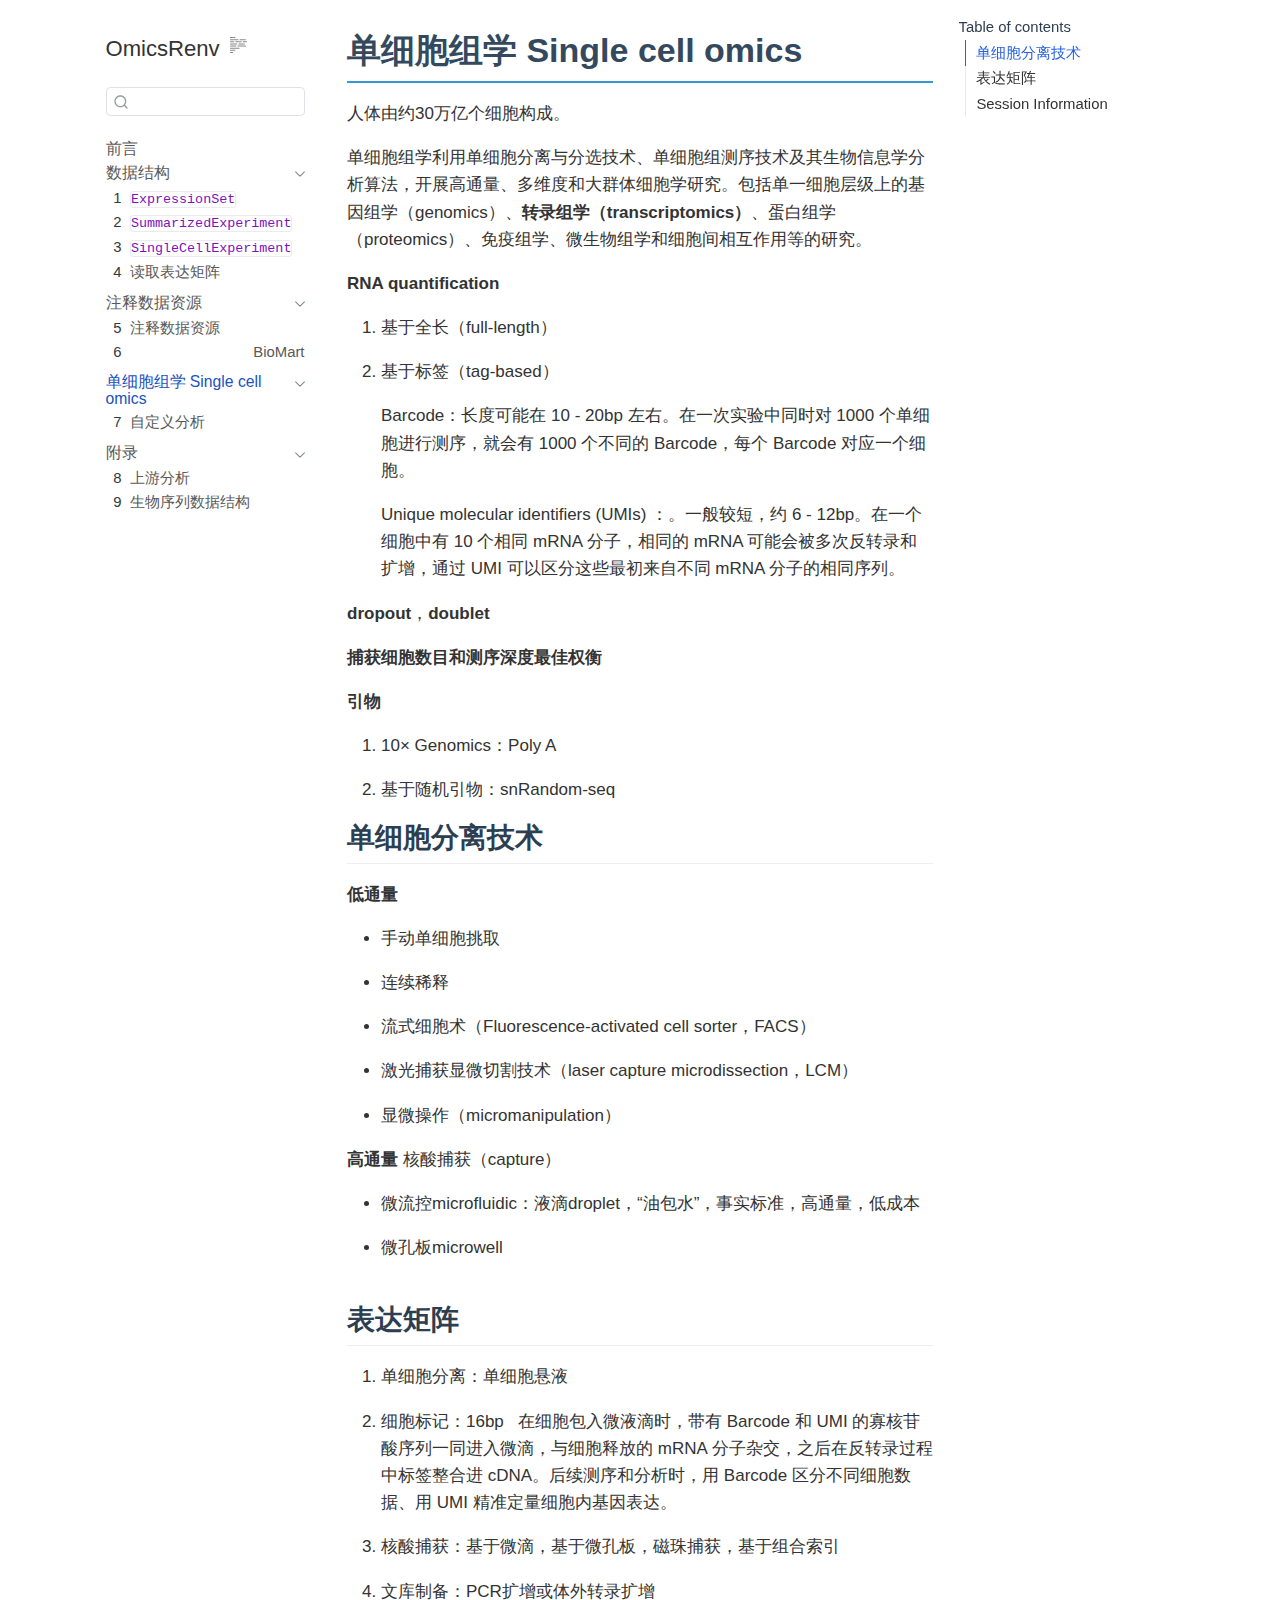
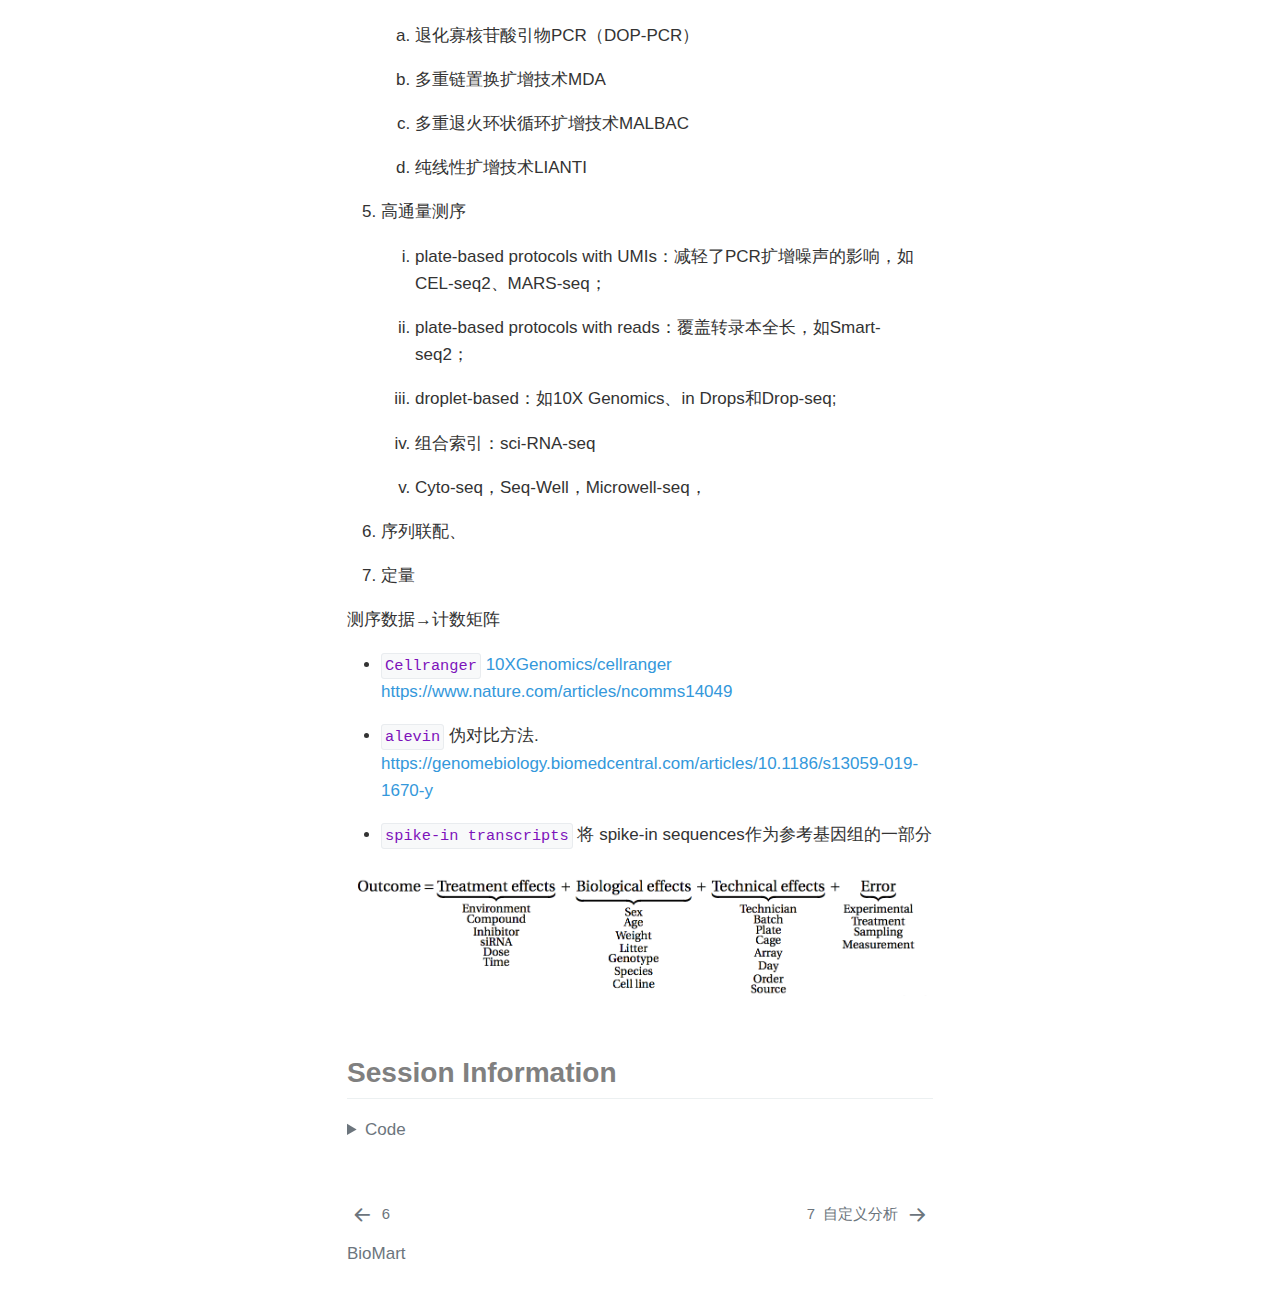
<file: docs/single_cell_omics.html>
<!DOCTYPE html>
<html xmlns="http://www.w3.org/1999/xhtml" lang="en" xml:lang="en"><head>

<meta charset="utf-8">
<meta name="generator" content="quarto-1.7.32">

<meta name="viewport" content="width=device-width, initial-scale=1.0, user-scalable=yes">


<title>单细胞组学 Single cell omics – OmicsRenv</title>
<style>
code{white-space: pre-wrap;}
span.smallcaps{font-variant: small-caps;}
div.columns{display: flex; gap: min(4vw, 1.5em);}
div.column{flex: auto; overflow-x: auto;}
div.hanging-indent{margin-left: 1.5em; text-indent: -1.5em;}
ul.task-list{list-style: none;}
ul.task-list li input[type="checkbox"] {
  width: 0.8em;
  margin: 0 0.8em 0.2em -1em; /* quarto-specific, see https://github.com/quarto-dev/quarto-cli/issues/4556 */ 
  vertical-align: middle;
}
/* CSS for syntax highlighting */
html { -webkit-text-size-adjust: 100%; }
pre > code.sourceCode { white-space: pre; position: relative; }
pre > code.sourceCode > span { display: inline-block; line-height: 1.25; }
pre > code.sourceCode > span:empty { height: 1.2em; }
.sourceCode { overflow: visible; }
code.sourceCode > span { color: inherit; text-decoration: inherit; }
div.sourceCode { margin: 1em 0; }
pre.sourceCode { margin: 0; }
@media screen {
div.sourceCode { overflow: auto; }
}
@media print {
pre > code.sourceCode { white-space: pre-wrap; }
pre > code.sourceCode > span { text-indent: -5em; padding-left: 5em; }
}
pre.numberSource code
  { counter-reset: source-line 0; }
pre.numberSource code > span
  { position: relative; left: -4em; counter-increment: source-line; }
pre.numberSource code > span > a:first-child::before
  { content: counter(source-line);
    position: relative; left: -1em; text-align: right; vertical-align: baseline;
    border: none; display: inline-block;
    -webkit-touch-callout: none; -webkit-user-select: none;
    -khtml-user-select: none; -moz-user-select: none;
    -ms-user-select: none; user-select: none;
    padding: 0 4px; width: 4em;
  }
pre.numberSource { margin-left: 3em;  padding-left: 4px; }
div.sourceCode
  {   }
@media screen {
pre > code.sourceCode > span > a:first-child::before { text-decoration: underline; }
}
</style>


<script src="site_libs/quarto-nav/quarto-nav.js"></script>
<script src="site_libs/quarto-nav/headroom.min.js"></script>
<script src="site_libs/clipboard/clipboard.min.js"></script>
<script src="site_libs/quarto-search/autocomplete.umd.js"></script>
<script src="site_libs/quarto-search/fuse.min.js"></script>
<script src="site_libs/quarto-search/quarto-search.js"></script>
<meta name="quarto:offset" content="./">
<link href="./Orchestrating_Single_Cell_Analysis.html" rel="next">
<link href="./biomaRt.html" rel="prev">
<script src="site_libs/quarto-html/quarto.js" type="module"></script>
<script src="site_libs/quarto-html/tabsets/tabsets.js" type="module"></script>
<script src="site_libs/quarto-html/popper.min.js"></script>
<script src="site_libs/quarto-html/tippy.umd.min.js"></script>
<script src="site_libs/quarto-html/anchor.min.js"></script>
<link href="site_libs/quarto-html/tippy.css" rel="stylesheet">
<link href="site_libs/quarto-html/quarto-syntax-highlighting-37eea08aefeeee20ff55810ff984fec1.css" rel="stylesheet" id="quarto-text-highlighting-styles">
<script src="site_libs/bootstrap/bootstrap.min.js"></script>
<link href="site_libs/bootstrap/bootstrap-icons.css" rel="stylesheet">
<link href="site_libs/bootstrap/bootstrap-364982630eef5352dd1537128a8ed5cb.min.css" rel="stylesheet" append-hash="true" id="quarto-bootstrap" data-mode="light">
<script id="quarto-search-options" type="application/json">{
  "location": "sidebar",
  "copy-button": false,
  "collapse-after": 3,
  "panel-placement": "start",
  "type": "textbox",
  "limit": 50,
  "keyboard-shortcut": [
    "f",
    "/",
    "s"
  ],
  "show-item-context": false,
  "language": {
    "search-no-results-text": "No results",
    "search-matching-documents-text": "matching documents",
    "search-copy-link-title": "Copy link to search",
    "search-hide-matches-text": "Hide additional matches",
    "search-more-match-text": "more match in this document",
    "search-more-matches-text": "more matches in this document",
    "search-clear-button-title": "Clear",
    "search-text-placeholder": "",
    "search-detached-cancel-button-title": "Cancel",
    "search-submit-button-title": "Submit",
    "search-label": "Search"
  }
}</script>


<link rel="stylesheet" href="styles.css">
</head>

<body class="nav-sidebar floating quarto-light">

<div id="quarto-search-results"></div>
  <header id="quarto-header" class="headroom fixed-top">
  <nav class="quarto-secondary-nav">
    <div class="container-fluid d-flex">
      <button type="button" class="quarto-btn-toggle btn" data-bs-toggle="collapse" role="button" data-bs-target=".quarto-sidebar-collapse-item" aria-controls="quarto-sidebar" aria-expanded="false" aria-label="Toggle sidebar navigation" onclick="if (window.quartoToggleHeadroom) { window.quartoToggleHeadroom(); }">
        <i class="bi bi-layout-text-sidebar-reverse"></i>
      </button>
        <nav class="quarto-page-breadcrumbs" aria-label="breadcrumb"><ol class="breadcrumb"><li class="breadcrumb-item"><a href="./single_cell_omics.html">单细胞组学 Single cell omics</a></li></ol></nav>
        <a class="flex-grow-1" role="navigation" data-bs-toggle="collapse" data-bs-target=".quarto-sidebar-collapse-item" aria-controls="quarto-sidebar" aria-expanded="false" aria-label="Toggle sidebar navigation" onclick="if (window.quartoToggleHeadroom) { window.quartoToggleHeadroom(); }">      
        </a>
      <button type="button" class="btn quarto-search-button" aria-label="Search" onclick="window.quartoOpenSearch();">
        <i class="bi bi-search"></i>
      </button>
    </div>
  </nav>
</header>
<!-- content -->
<div id="quarto-content" class="quarto-container page-columns page-rows-contents page-layout-article">
<!-- sidebar -->
  <nav id="quarto-sidebar" class="sidebar collapse collapse-horizontal quarto-sidebar-collapse-item sidebar-navigation floating overflow-auto">
    <div class="pt-lg-2 mt-2 text-left sidebar-header">
    <div class="sidebar-title mb-0 py-0">
      <a href="./">OmicsRenv</a> 
        <div class="sidebar-tools-main">
  <a href="" class="quarto-reader-toggle quarto-navigation-tool px-1" onclick="window.quartoToggleReader(); return false;" title="Toggle reader mode">
  <div class="quarto-reader-toggle-btn">
  <i class="bi"></i>
  </div>
</a>
</div>
    </div>
      </div>
        <div class="mt-2 flex-shrink-0 align-items-center">
        <div class="sidebar-search">
        <div id="quarto-search" class="" title="Search"></div>
        </div>
        </div>
    <div class="sidebar-menu-container"> 
    <ul class="list-unstyled mt-1">
        <li class="sidebar-item">
  <div class="sidebar-item-container"> 
  <a href="./index.html" class="sidebar-item-text sidebar-link">
 <span class="menu-text">前言</span></a>
  </div>
</li>
        <li class="sidebar-item sidebar-item-section">
      <div class="sidebar-item-container"> 
            <a class="sidebar-item-text sidebar-link text-start" data-bs-toggle="collapse" data-bs-target="#quarto-sidebar-section-1" role="navigation" aria-expanded="true">
 <span class="menu-text">数据结构</span></a>
          <a class="sidebar-item-toggle text-start" data-bs-toggle="collapse" data-bs-target="#quarto-sidebar-section-1" role="navigation" aria-expanded="true" aria-label="Toggle section">
            <i class="bi bi-chevron-right ms-2"></i>
          </a> 
      </div>
      <ul id="quarto-sidebar-section-1" class="collapse list-unstyled sidebar-section depth1 show">  
          <li class="sidebar-item">
  <div class="sidebar-item-container"> 
  <a href="./ExpressionSet.html" class="sidebar-item-text sidebar-link">
 <span class="menu-text"><span class="chapter-number">1</span>&nbsp; <span class="chapter-title"><code>ExpressionSet</code></span></span></a>
  </div>
</li>
          <li class="sidebar-item">
  <div class="sidebar-item-container"> 
  <a href="./SummarizedExperiment.html" class="sidebar-item-text sidebar-link">
 <span class="menu-text"><span class="chapter-number">2</span>&nbsp; <span class="chapter-title"><code>SummarizedExperiment</code></span></span></a>
  </div>
</li>
          <li class="sidebar-item">
  <div class="sidebar-item-container"> 
  <a href="./SingleCellExperiment.html" class="sidebar-item-text sidebar-link">
 <span class="menu-text"><span class="chapter-number">3</span>&nbsp; <span class="chapter-title"><code>SingleCellExperiment</code></span></span></a>
  </div>
</li>
          <li class="sidebar-item">
  <div class="sidebar-item-container"> 
  <a href="./read.html" class="sidebar-item-text sidebar-link">
 <span class="menu-text"><span class="chapter-number">4</span>&nbsp; <span class="chapter-title">读取表达矩阵</span></span></a>
  </div>
</li>
      </ul>
  </li>
        <li class="sidebar-item sidebar-item-section">
      <div class="sidebar-item-container"> 
            <a class="sidebar-item-text sidebar-link text-start" data-bs-toggle="collapse" data-bs-target="#quarto-sidebar-section-2" role="navigation" aria-expanded="true">
 <span class="menu-text">注释数据资源</span></a>
          <a class="sidebar-item-toggle text-start" data-bs-toggle="collapse" data-bs-target="#quarto-sidebar-section-2" role="navigation" aria-expanded="true" aria-label="Toggle section">
            <i class="bi bi-chevron-right ms-2"></i>
          </a> 
      </div>
      <ul id="quarto-sidebar-section-2" class="collapse list-unstyled sidebar-section depth1 show">  
          <li class="sidebar-item">
  <div class="sidebar-item-container"> 
  <a href="./annotation_resources.html" class="sidebar-item-text sidebar-link">
 <span class="menu-text"><span class="chapter-number">5</span>&nbsp; <span class="chapter-title">注释数据资源</span></span></a>
  </div>
</li>
          <li class="sidebar-item">
  <div class="sidebar-item-container"> 
  <a href="./biomaRt.html" class="sidebar-item-text sidebar-link">
 <span class="menu-text"><span class="chapter-number">6</span>&nbsp; <span class="chapter-title"></span></span></a><a href="https://bioconductor.org/packages/release/bioc/html/biomaRt.html">BioMart</a>
  </div>
</li>
      </ul>
  </li>
        <li class="sidebar-item sidebar-item-section">
      <div class="sidebar-item-container"> 
            <a href="./single_cell_omics.html" class="sidebar-item-text sidebar-link active">
 <span class="menu-text">单细胞组学 Single cell omics</span></a>
          <a class="sidebar-item-toggle text-start" data-bs-toggle="collapse" data-bs-target="#quarto-sidebar-section-3" role="navigation" aria-expanded="true" aria-label="Toggle section">
            <i class="bi bi-chevron-right ms-2"></i>
          </a> 
      </div>
      <ul id="quarto-sidebar-section-3" class="collapse list-unstyled sidebar-section depth1 show">  
          <li class="sidebar-item">
  <div class="sidebar-item-container"> 
  <a href="./Orchestrating_Single_Cell_Analysis.html" class="sidebar-item-text sidebar-link">
 <span class="menu-text"><span class="chapter-number">7</span>&nbsp; <span class="chapter-title">自定义分析</span></span></a>
  </div>
</li>
      </ul>
  </li>
        <li class="sidebar-item sidebar-item-section">
      <div class="sidebar-item-container"> 
            <a class="sidebar-item-text sidebar-link text-start" data-bs-toggle="collapse" data-bs-target="#quarto-sidebar-section-4" role="navigation" aria-expanded="true">
 <span class="menu-text">附录</span></a>
          <a class="sidebar-item-toggle text-start" data-bs-toggle="collapse" data-bs-target="#quarto-sidebar-section-4" role="navigation" aria-expanded="true" aria-label="Toggle section">
            <i class="bi bi-chevron-right ms-2"></i>
          </a> 
      </div>
      <ul id="quarto-sidebar-section-4" class="collapse list-unstyled sidebar-section depth1 show">  
          <li class="sidebar-item">
  <div class="sidebar-item-container"> 
  <a href="./upstream_analysis.html" class="sidebar-item-text sidebar-link">
 <span class="menu-text"><span class="chapter-number">8</span>&nbsp; <span class="chapter-title">上游分析</span></span></a>
  </div>
</li>
          <li class="sidebar-item">
  <div class="sidebar-item-container"> 
  <a href="./sequence_structure.html" class="sidebar-item-text sidebar-link">
 <span class="menu-text"><span class="chapter-number">9</span>&nbsp; <span class="chapter-title">生物序列数据结构</span></span></a>
  </div>
</li>
      </ul>
  </li>
    </ul>
    </div>
</nav>
<div id="quarto-sidebar-glass" class="quarto-sidebar-collapse-item" data-bs-toggle="collapse" data-bs-target=".quarto-sidebar-collapse-item"></div>
<!-- margin-sidebar -->
    <div id="quarto-margin-sidebar" class="sidebar margin-sidebar">
        <nav id="TOC" role="doc-toc" class="toc-active">
    <h2 id="toc-title">Table of contents</h2>
   
  <ul>
  <li><a href="#单细胞分离技术" id="toc-单细胞分离技术" class="nav-link active" data-scroll-target="#单细胞分离技术">单细胞分离技术</a></li>
  <li><a href="#表达矩阵" id="toc-表达矩阵" class="nav-link" data-scroll-target="#表达矩阵">表达矩阵</a></li>
  <li><a href="#session-information" id="toc-session-information" class="nav-link" data-scroll-target="#session-information">Session Information</a></li>
  </ul>
</nav>
    </div>
<!-- main -->
<main class="content" id="quarto-document-content">

<header id="title-block-header" class="quarto-title-block default">
<div class="quarto-title">
<h1 class="title">单细胞组学 Single cell omics</h1>
</div>



<div class="quarto-title-meta">

    
  
    
  </div>
  


</header>


<p>人体由约30万亿个细胞构成。</p>
<p>单细胞组学利用单细胞分离与分选技术、单细胞组测序技术及其生物信息学分析算法，开展高通量、多维度和大群体细胞学研究。包括单一细胞层级上的基因组学（genomics）、<strong>转录组学（transcriptomics）</strong>、蛋白组学（proteomics）、免疫组学、微生物组学和细胞间相互作用等的研究。</p>
<p><strong>RNA quantification</strong></p>
<ol type="1">
<li><p>基于全长（full-length）</p></li>
<li><p>基于标签（tag-based）</p>
<p>Barcode：长度可能在 10 - 20bp 左右。在一次实验中同时对 1000 个单细胞进行测序，就会有 1000 个不同的 Barcode，每个 Barcode 对应一个细胞。</p>
<p>Unique molecular identifiers&nbsp;(UMIs) ：。一般较短，约 6 - 12bp。在一个细胞中有 10 个相同 mRNA 分子，相同的 mRNA 可能会被多次反转录和扩增，通过 UMI 可以区分这些最初来自不同 mRNA 分子的相同序列。</p></li>
</ol>
<p><strong>dropout</strong>，<strong>doublet</strong></p>
<p><strong>捕获细胞数目和测序深度最佳权衡</strong></p>
<p><strong>引物</strong></p>
<ol type="1">
<li><p>10× Genomics：Poly A</p></li>
<li><p>基于随机引物：snRandom-seq</p></li>
</ol>
<section id="单细胞分离技术" class="level2">
<h2 class="anchored" data-anchor-id="单细胞分离技术">单细胞分离技术</h2>
<p><strong>低通量</strong></p>
<ul>
<li><p>手动单细胞挑取</p></li>
<li><p>连续稀释</p></li>
<li><p>流式细胞术（Fluorescence-activated cell sorter，FACS）</p></li>
<li><p>激光捕获显微切割技术（laser capture microdissection，LCM）</p></li>
<li><p>显微操作（micromanipulation）</p></li>
</ul>
<p><strong>高通量</strong> 核酸捕获（capture）</p>
<ul>
<li><p>微流控microfluidic：液滴droplet，“油包水”，事实标准，高通量，低成本</p></li>
<li><p>微孔板microwell</p></li>
</ul>
</section>
<section id="表达矩阵" class="level2">
<h2 class="anchored" data-anchor-id="表达矩阵">表达矩阵</h2>
<ol type="1">
<li><p>单细胞分离：单细胞悬液</p></li>
<li><p>细胞标记：16bp &nbsp; 在细胞包入微液滴时，带有 Barcode 和 UMI 的寡核苷酸序列一同进入微滴，与细胞释放的 mRNA 分子杂交，之后在反转录过程中标签整合进 cDNA。后续测序和分析时，用 Barcode 区分不同细胞数据、用 UMI 精准定量细胞内基因表达。</p></li>
<li><p>核酸捕获：基于微滴，基于微孔板，磁珠捕获，基于组合索引</p></li>
<li><p>文库制备：PCR扩增或体外转录扩增</p>
<ol type="a">
<li><p>退化寡核苷酸引物PCR（DOP-PCR）</p></li>
<li><p>多重链置换扩增技术MDA</p></li>
<li><p>多重退火环状循环扩增技术MALBAC</p></li>
<li><p>纯线性扩增技术LIANTI</p></li>
</ol></li>
<li><p>高通量测序</p>
<ol type="i">
<li><p>plate-based protocols with UMIs：减轻了PCR扩增噪声的影响，如CEL-seq2、MARS-seq；</p></li>
<li><p>plate-based protocols with reads：覆盖转录本全长，如Smart-seq2；</p></li>
<li><p>droplet-based：如10X Genomics、in Drops和Drop-seq;</p></li>
<li><p>组合索引：sci-RNA-seq</p></li>
<li><p>Cyto-seq，Seq-Well，Microwell-seq，</p></li>
</ol></li>
<li><p>序列联配、</p></li>
<li><p>定量</p></li>
</ol>
<p>测序数据→计数矩阵</p>
<ul>
<li><p><code>Cellranger</code> <a href="https://github.com/10XGenomics/cellranger">10XGenomics/cellranger</a> <a href="https://www.nature.com/articles/ncomms14049" class="uri">https://www.nature.com/articles/ncomms14049</a></p></li>
<li><p><code>alevin</code> 伪对比方法. <a href="https://genomebiology.biomedcentral.com/articles/10.1186/s13059-019-1670-y" class="uri">https://genomebiology.biomedcentral.com/articles/10.1186/s13059-019-1670-y</a></p></li>
<li><p><code>spike-in transcripts</code> 将 spike-in sequences作为参考基因组的一部分</p></li>
</ul>
<div class="quarto-figure quarto-figure-center">
<figure class="figure">
<p><img src="images/factors-affecting-measurements.png" class="img-fluid quarto-figure quarto-figure-center figure-img"></p>
</figure>
</div>
</section>
<section id="session-information" class="level2" style="color:gray">
<h2 style="color:gray" class="anchored" data-anchor-id="session-information">Session Information</h2>
<div class="cell">
<details class="code-fold">
<summary>Code</summary>
<div class="sourceCode cell-code" id="cb1"><pre class="sourceCode r code-with-copy"><code class="sourceCode r"><span id="cb1-1"><a href="#cb1-1" aria-hidden="true" tabindex="-1"></a><span class="fu">Sys.Date</span>()</span>
<span id="cb1-2"><a href="#cb1-2" aria-hidden="true" tabindex="-1"></a><span class="co">#&gt; [1] "2025-11-16"</span></span>
<span id="cb1-3"><a href="#cb1-3" aria-hidden="true" tabindex="-1"></a>BiocManager<span class="sc">::</span><span class="fu">version</span>()</span>
<span id="cb1-4"><a href="#cb1-4" aria-hidden="true" tabindex="-1"></a><span class="co">#&gt; [1] '3.22'</span></span>
<span id="cb1-5"><a href="#cb1-5" aria-hidden="true" tabindex="-1"></a>devtools<span class="sc">::</span><span class="fu">session_info</span>()</span>
<span id="cb1-6"><a href="#cb1-6" aria-hidden="true" tabindex="-1"></a><span class="co">#&gt; ─ Session info ───────────────────────────────────────────────────────────────</span></span>
<span id="cb1-7"><a href="#cb1-7" aria-hidden="true" tabindex="-1"></a><span class="co">#&gt;  setting  value</span></span>
<span id="cb1-8"><a href="#cb1-8" aria-hidden="true" tabindex="-1"></a><span class="co">#&gt;  version  R version 4.5.1 (2025-06-13 ucrt)</span></span>
<span id="cb1-9"><a href="#cb1-9" aria-hidden="true" tabindex="-1"></a><span class="co">#&gt;  os       Windows 11 x64 (build 26100)</span></span>
<span id="cb1-10"><a href="#cb1-10" aria-hidden="true" tabindex="-1"></a><span class="co">#&gt;  system   x86_64, mingw32</span></span>
<span id="cb1-11"><a href="#cb1-11" aria-hidden="true" tabindex="-1"></a><span class="co">#&gt;  ui       RTerm</span></span>
<span id="cb1-12"><a href="#cb1-12" aria-hidden="true" tabindex="-1"></a><span class="co">#&gt;  language en</span></span>
<span id="cb1-13"><a href="#cb1-13" aria-hidden="true" tabindex="-1"></a><span class="co">#&gt;  collate  Chinese (Simplified)_China.utf8</span></span>
<span id="cb1-14"><a href="#cb1-14" aria-hidden="true" tabindex="-1"></a><span class="co">#&gt;  ctype    Chinese (Simplified)_China.utf8</span></span>
<span id="cb1-15"><a href="#cb1-15" aria-hidden="true" tabindex="-1"></a><span class="co">#&gt;  tz       Asia/Shanghai</span></span>
<span id="cb1-16"><a href="#cb1-16" aria-hidden="true" tabindex="-1"></a><span class="co">#&gt;  date     2025-11-16</span></span>
<span id="cb1-17"><a href="#cb1-17" aria-hidden="true" tabindex="-1"></a><span class="co">#&gt;  pandoc   3.6.3 @ D:/RStudio/resources/app/bin/quarto/bin/tools/ (via rmarkdown)</span></span>
<span id="cb1-18"><a href="#cb1-18" aria-hidden="true" tabindex="-1"></a><span class="co">#&gt;  quarto   NA @ D:\\RStudio\\RESOUR~1\\app\\bin\\quarto\\bin\\quarto.exe</span></span>
<span id="cb1-19"><a href="#cb1-19" aria-hidden="true" tabindex="-1"></a><span class="co">#&gt; </span></span>
<span id="cb1-20"><a href="#cb1-20" aria-hidden="true" tabindex="-1"></a><span class="co">#&gt; ─ Packages ───────────────────────────────────────────────────────────────────</span></span>
<span id="cb1-21"><a href="#cb1-21" aria-hidden="true" tabindex="-1"></a><span class="co">#&gt;  package     * version date (UTC) lib source</span></span>
<span id="cb1-22"><a href="#cb1-22" aria-hidden="true" tabindex="-1"></a><span class="co">#&gt;  BiocManager   1.30.27 2025-11-14 [1] CRAN (R 4.5.1)</span></span>
<span id="cb1-23"><a href="#cb1-23" aria-hidden="true" tabindex="-1"></a><span class="co">#&gt;  cachem        1.1.0   2024-05-16 [1] CRAN (R 4.5.1)</span></span>
<span id="cb1-24"><a href="#cb1-24" aria-hidden="true" tabindex="-1"></a><span class="co">#&gt;  cli           3.6.5   2025-04-23 [1] CRAN (R 4.5.1)</span></span>
<span id="cb1-25"><a href="#cb1-25" aria-hidden="true" tabindex="-1"></a><span class="co">#&gt;  devtools      2.4.6   2025-10-03 [1] CRAN (R 4.5.2)</span></span>
<span id="cb1-26"><a href="#cb1-26" aria-hidden="true" tabindex="-1"></a><span class="co">#&gt;  digest        0.6.38  2025-11-12 [1] CRAN (R 4.5.2)</span></span>
<span id="cb1-27"><a href="#cb1-27" aria-hidden="true" tabindex="-1"></a><span class="co">#&gt;  ellipsis      0.3.2   2021-04-29 [1] CRAN (R 4.5.2)</span></span>
<span id="cb1-28"><a href="#cb1-28" aria-hidden="true" tabindex="-1"></a><span class="co">#&gt;  evaluate      1.0.5   2025-08-27 [1] CRAN (R 4.5.2)</span></span>
<span id="cb1-29"><a href="#cb1-29" aria-hidden="true" tabindex="-1"></a><span class="co">#&gt;  fastmap       1.2.0   2024-05-15 [1] CRAN (R 4.5.1)</span></span>
<span id="cb1-30"><a href="#cb1-30" aria-hidden="true" tabindex="-1"></a><span class="co">#&gt;  fs            1.6.6   2025-04-12 [1] CRAN (R 4.5.1)</span></span>
<span id="cb1-31"><a href="#cb1-31" aria-hidden="true" tabindex="-1"></a><span class="co">#&gt;  glue          1.8.0   2024-09-30 [1] CRAN (R 4.5.1)</span></span>
<span id="cb1-32"><a href="#cb1-32" aria-hidden="true" tabindex="-1"></a><span class="co">#&gt;  htmltools     0.5.8.1 2024-04-04 [1] CRAN (R 4.5.1)</span></span>
<span id="cb1-33"><a href="#cb1-33" aria-hidden="true" tabindex="-1"></a><span class="co">#&gt;  htmlwidgets   1.6.4   2023-12-06 [1] CRAN (R 4.5.2)</span></span>
<span id="cb1-34"><a href="#cb1-34" aria-hidden="true" tabindex="-1"></a><span class="co">#&gt;  jsonlite      2.0.0   2025-03-27 [1] CRAN (R 4.5.1)</span></span>
<span id="cb1-35"><a href="#cb1-35" aria-hidden="true" tabindex="-1"></a><span class="co">#&gt;  knitr         1.50    2025-03-16 [1] CRAN (R 4.5.1)</span></span>
<span id="cb1-36"><a href="#cb1-36" aria-hidden="true" tabindex="-1"></a><span class="co">#&gt;  lifecycle     1.0.4   2023-11-07 [1] CRAN (R 4.5.1)</span></span>
<span id="cb1-37"><a href="#cb1-37" aria-hidden="true" tabindex="-1"></a><span class="co">#&gt;  magrittr      2.0.4   2025-09-12 [1] CRAN (R 4.5.2)</span></span>
<span id="cb1-38"><a href="#cb1-38" aria-hidden="true" tabindex="-1"></a><span class="co">#&gt;  memoise       2.0.1   2021-11-26 [1] CRAN (R 4.5.1)</span></span>
<span id="cb1-39"><a href="#cb1-39" aria-hidden="true" tabindex="-1"></a><span class="co">#&gt;  pkgbuild      1.4.8   2025-05-26 [1] CRAN (R 4.5.2)</span></span>
<span id="cb1-40"><a href="#cb1-40" aria-hidden="true" tabindex="-1"></a><span class="co">#&gt;  pkgload       1.4.1   2025-09-23 [1] CRAN (R 4.5.2)</span></span>
<span id="cb1-41"><a href="#cb1-41" aria-hidden="true" tabindex="-1"></a><span class="co">#&gt;  purrr         1.2.0   2025-11-04 [1] CRAN (R 4.5.2)</span></span>
<span id="cb1-42"><a href="#cb1-42" aria-hidden="true" tabindex="-1"></a><span class="co">#&gt;  R6            2.6.1   2025-02-15 [1] CRAN (R 4.5.1)</span></span>
<span id="cb1-43"><a href="#cb1-43" aria-hidden="true" tabindex="-1"></a><span class="co">#&gt;  remotes       2.5.0   2024-03-17 [1] CRAN (R 4.5.2)</span></span>
<span id="cb1-44"><a href="#cb1-44" aria-hidden="true" tabindex="-1"></a><span class="co">#&gt;  renv          1.1.5   2025-07-24 [1] CRAN (R 4.5.2)</span></span>
<span id="cb1-45"><a href="#cb1-45" aria-hidden="true" tabindex="-1"></a><span class="co">#&gt;  rlang         1.1.6   2025-04-11 [1] CRAN (R 4.5.1)</span></span>
<span id="cb1-46"><a href="#cb1-46" aria-hidden="true" tabindex="-1"></a><span class="co">#&gt;  rmarkdown     2.30    2025-09-28 [1] CRAN (R 4.5.2)</span></span>
<span id="cb1-47"><a href="#cb1-47" aria-hidden="true" tabindex="-1"></a><span class="co">#&gt;  rstudioapi    0.17.1  2024-10-22 [1] CRAN (R 4.5.2)</span></span>
<span id="cb1-48"><a href="#cb1-48" aria-hidden="true" tabindex="-1"></a><span class="co">#&gt;  sessioninfo   1.2.3   2025-02-05 [1] CRAN (R 4.5.2)</span></span>
<span id="cb1-49"><a href="#cb1-49" aria-hidden="true" tabindex="-1"></a><span class="co">#&gt;  usethis       3.2.1   2025-09-06 [1] CRAN (R 4.5.2)</span></span>
<span id="cb1-50"><a href="#cb1-50" aria-hidden="true" tabindex="-1"></a><span class="co">#&gt;  vctrs         0.6.5   2023-12-01 [1] CRAN (R 4.5.2)</span></span>
<span id="cb1-51"><a href="#cb1-51" aria-hidden="true" tabindex="-1"></a><span class="co">#&gt;  xfun          0.54    2025-10-30 [1] CRAN (R 4.5.2)</span></span>
<span id="cb1-52"><a href="#cb1-52" aria-hidden="true" tabindex="-1"></a><span class="co">#&gt;  yaml          2.3.10  2024-07-26 [1] CRAN (R 4.5.0)</span></span>
<span id="cb1-53"><a href="#cb1-53" aria-hidden="true" tabindex="-1"></a><span class="co">#&gt; </span></span>
<span id="cb1-54"><a href="#cb1-54" aria-hidden="true" tabindex="-1"></a><span class="co">#&gt;  [1] E:/_GitHub/OmicsNotes/OmicsRenv/renv/library/windows/R-4.5/x86_64-w64-mingw32</span></span>
<span id="cb1-55"><a href="#cb1-55" aria-hidden="true" tabindex="-1"></a><span class="co">#&gt;  [2] C:/Users/WANGANLIN/AppData/Local/R/cache/R/renv/sandbox/windows/R-4.5/x86_64-w64-mingw32/a26a79d9</span></span>
<span id="cb1-56"><a href="#cb1-56" aria-hidden="true" tabindex="-1"></a><span class="co">#&gt; </span></span>
<span id="cb1-57"><a href="#cb1-57" aria-hidden="true" tabindex="-1"></a><span class="co">#&gt; ──────────────────────────────────────────────────────────────────────────────</span></span></code><button title="Copy to Clipboard" class="code-copy-button"><i class="bi"></i></button></pre></div>
</details>
</div>


</section>

</main> <!-- /main -->
<script id="quarto-html-after-body" type="application/javascript">
  window.document.addEventListener("DOMContentLoaded", function (event) {
    const icon = "";
    const anchorJS = new window.AnchorJS();
    anchorJS.options = {
      placement: 'right',
      icon: icon
    };
    anchorJS.add('.anchored');
    const isCodeAnnotation = (el) => {
      for (const clz of el.classList) {
        if (clz.startsWith('code-annotation-')) {                     
          return true;
        }
      }
      return false;
    }
    const onCopySuccess = function(e) {
      // button target
      const button = e.trigger;
      // don't keep focus
      button.blur();
      // flash "checked"
      button.classList.add('code-copy-button-checked');
      var currentTitle = button.getAttribute("title");
      button.setAttribute("title", "Copied!");
      let tooltip;
      if (window.bootstrap) {
        button.setAttribute("data-bs-toggle", "tooltip");
        button.setAttribute("data-bs-placement", "left");
        button.setAttribute("data-bs-title", "Copied!");
        tooltip = new bootstrap.Tooltip(button, 
          { trigger: "manual", 
            customClass: "code-copy-button-tooltip",
            offset: [0, -8]});
        tooltip.show();    
      }
      setTimeout(function() {
        if (tooltip) {
          tooltip.hide();
          button.removeAttribute("data-bs-title");
          button.removeAttribute("data-bs-toggle");
          button.removeAttribute("data-bs-placement");
        }
        button.setAttribute("title", currentTitle);
        button.classList.remove('code-copy-button-checked');
      }, 1000);
      // clear code selection
      e.clearSelection();
    }
    const getTextToCopy = function(trigger) {
        const codeEl = trigger.previousElementSibling.cloneNode(true);
        for (const childEl of codeEl.children) {
          if (isCodeAnnotation(childEl)) {
            childEl.remove();
          }
        }
        return codeEl.innerText;
    }
    const clipboard = new window.ClipboardJS('.code-copy-button:not([data-in-quarto-modal])', {
      text: getTextToCopy
    });
    clipboard.on('success', onCopySuccess);
    if (window.document.getElementById('quarto-embedded-source-code-modal')) {
      const clipboardModal = new window.ClipboardJS('.code-copy-button[data-in-quarto-modal]', {
        text: getTextToCopy,
        container: window.document.getElementById('quarto-embedded-source-code-modal')
      });
      clipboardModal.on('success', onCopySuccess);
    }
      var localhostRegex = new RegExp(/^(?:http|https):\/\/localhost\:?[0-9]*\//);
      var mailtoRegex = new RegExp(/^mailto:/);
        var filterRegex = new RegExp('/' + window.location.host + '/');
      var isInternal = (href) => {
          return filterRegex.test(href) || localhostRegex.test(href) || mailtoRegex.test(href);
      }
      // Inspect non-navigation links and adorn them if external
     var links = window.document.querySelectorAll('a[href]:not(.nav-link):not(.navbar-brand):not(.toc-action):not(.sidebar-link):not(.sidebar-item-toggle):not(.pagination-link):not(.no-external):not([aria-hidden]):not(.dropdown-item):not(.quarto-navigation-tool):not(.about-link)');
      for (var i=0; i<links.length; i++) {
        const link = links[i];
        if (!isInternal(link.href)) {
          // undo the damage that might have been done by quarto-nav.js in the case of
          // links that we want to consider external
          if (link.dataset.originalHref !== undefined) {
            link.href = link.dataset.originalHref;
          }
        }
      }
    function tippyHover(el, contentFn, onTriggerFn, onUntriggerFn) {
      const config = {
        allowHTML: true,
        maxWidth: 500,
        delay: 100,
        arrow: false,
        appendTo: function(el) {
            return el.parentElement;
        },
        interactive: true,
        interactiveBorder: 10,
        theme: 'quarto',
        placement: 'bottom-start',
      };
      if (contentFn) {
        config.content = contentFn;
      }
      if (onTriggerFn) {
        config.onTrigger = onTriggerFn;
      }
      if (onUntriggerFn) {
        config.onUntrigger = onUntriggerFn;
      }
      window.tippy(el, config); 
    }
    const noterefs = window.document.querySelectorAll('a[role="doc-noteref"]');
    for (var i=0; i<noterefs.length; i++) {
      const ref = noterefs[i];
      tippyHover(ref, function() {
        // use id or data attribute instead here
        let href = ref.getAttribute('data-footnote-href') || ref.getAttribute('href');
        try { href = new URL(href).hash; } catch {}
        const id = href.replace(/^#\/?/, "");
        const note = window.document.getElementById(id);
        if (note) {
          return note.innerHTML;
        } else {
          return "";
        }
      });
    }
    const xrefs = window.document.querySelectorAll('a.quarto-xref');
    const processXRef = (id, note) => {
      // Strip column container classes
      const stripColumnClz = (el) => {
        el.classList.remove("page-full", "page-columns");
        if (el.children) {
          for (const child of el.children) {
            stripColumnClz(child);
          }
        }
      }
      stripColumnClz(note)
      if (id === null || id.startsWith('sec-')) {
        // Special case sections, only their first couple elements
        const container = document.createElement("div");
        if (note.children && note.children.length > 2) {
          container.appendChild(note.children[0].cloneNode(true));
          for (let i = 1; i < note.children.length; i++) {
            const child = note.children[i];
            if (child.tagName === "P" && child.innerText === "") {
              continue;
            } else {
              container.appendChild(child.cloneNode(true));
              break;
            }
          }
          if (window.Quarto?.typesetMath) {
            window.Quarto.typesetMath(container);
          }
          return container.innerHTML
        } else {
          if (window.Quarto?.typesetMath) {
            window.Quarto.typesetMath(note);
          }
          return note.innerHTML;
        }
      } else {
        // Remove any anchor links if they are present
        const anchorLink = note.querySelector('a.anchorjs-link');
        if (anchorLink) {
          anchorLink.remove();
        }
        if (window.Quarto?.typesetMath) {
          window.Quarto.typesetMath(note);
        }
        if (note.classList.contains("callout")) {
          return note.outerHTML;
        } else {
          return note.innerHTML;
        }
      }
    }
    for (var i=0; i<xrefs.length; i++) {
      const xref = xrefs[i];
      tippyHover(xref, undefined, function(instance) {
        instance.disable();
        let url = xref.getAttribute('href');
        let hash = undefined; 
        if (url.startsWith('#')) {
          hash = url;
        } else {
          try { hash = new URL(url).hash; } catch {}
        }
        if (hash) {
          const id = hash.replace(/^#\/?/, "");
          const note = window.document.getElementById(id);
          if (note !== null) {
            try {
              const html = processXRef(id, note.cloneNode(true));
              instance.setContent(html);
            } finally {
              instance.enable();
              instance.show();
            }
          } else {
            // See if we can fetch this
            fetch(url.split('#')[0])
            .then(res => res.text())
            .then(html => {
              const parser = new DOMParser();
              const htmlDoc = parser.parseFromString(html, "text/html");
              const note = htmlDoc.getElementById(id);
              if (note !== null) {
                const html = processXRef(id, note);
                instance.setContent(html);
              } 
            }).finally(() => {
              instance.enable();
              instance.show();
            });
          }
        } else {
          // See if we can fetch a full url (with no hash to target)
          // This is a special case and we should probably do some content thinning / targeting
          fetch(url)
          .then(res => res.text())
          .then(html => {
            const parser = new DOMParser();
            const htmlDoc = parser.parseFromString(html, "text/html");
            const note = htmlDoc.querySelector('main.content');
            if (note !== null) {
              // This should only happen for chapter cross references
              // (since there is no id in the URL)
              // remove the first header
              if (note.children.length > 0 && note.children[0].tagName === "HEADER") {
                note.children[0].remove();
              }
              const html = processXRef(null, note);
              instance.setContent(html);
            } 
          }).finally(() => {
            instance.enable();
            instance.show();
          });
        }
      }, function(instance) {
      });
    }
        let selectedAnnoteEl;
        const selectorForAnnotation = ( cell, annotation) => {
          let cellAttr = 'data-code-cell="' + cell + '"';
          let lineAttr = 'data-code-annotation="' +  annotation + '"';
          const selector = 'span[' + cellAttr + '][' + lineAttr + ']';
          return selector;
        }
        const selectCodeLines = (annoteEl) => {
          const doc = window.document;
          const targetCell = annoteEl.getAttribute("data-target-cell");
          const targetAnnotation = annoteEl.getAttribute("data-target-annotation");
          const annoteSpan = window.document.querySelector(selectorForAnnotation(targetCell, targetAnnotation));
          const lines = annoteSpan.getAttribute("data-code-lines").split(",");
          const lineIds = lines.map((line) => {
            return targetCell + "-" + line;
          })
          let top = null;
          let height = null;
          let parent = null;
          if (lineIds.length > 0) {
              //compute the position of the single el (top and bottom and make a div)
              const el = window.document.getElementById(lineIds[0]);
              top = el.offsetTop;
              height = el.offsetHeight;
              parent = el.parentElement.parentElement;
            if (lineIds.length > 1) {
              const lastEl = window.document.getElementById(lineIds[lineIds.length - 1]);
              const bottom = lastEl.offsetTop + lastEl.offsetHeight;
              height = bottom - top;
            }
            if (top !== null && height !== null && parent !== null) {
              // cook up a div (if necessary) and position it 
              let div = window.document.getElementById("code-annotation-line-highlight");
              if (div === null) {
                div = window.document.createElement("div");
                div.setAttribute("id", "code-annotation-line-highlight");
                div.style.position = 'absolute';
                parent.appendChild(div);
              }
              div.style.top = top - 2 + "px";
              div.style.height = height + 4 + "px";
              div.style.left = 0;
              let gutterDiv = window.document.getElementById("code-annotation-line-highlight-gutter");
              if (gutterDiv === null) {
                gutterDiv = window.document.createElement("div");
                gutterDiv.setAttribute("id", "code-annotation-line-highlight-gutter");
                gutterDiv.style.position = 'absolute';
                const codeCell = window.document.getElementById(targetCell);
                const gutter = codeCell.querySelector('.code-annotation-gutter');
                gutter.appendChild(gutterDiv);
              }
              gutterDiv.style.top = top - 2 + "px";
              gutterDiv.style.height = height + 4 + "px";
            }
            selectedAnnoteEl = annoteEl;
          }
        };
        const unselectCodeLines = () => {
          const elementsIds = ["code-annotation-line-highlight", "code-annotation-line-highlight-gutter"];
          elementsIds.forEach((elId) => {
            const div = window.document.getElementById(elId);
            if (div) {
              div.remove();
            }
          });
          selectedAnnoteEl = undefined;
        };
          // Handle positioning of the toggle
      window.addEventListener(
        "resize",
        throttle(() => {
          elRect = undefined;
          if (selectedAnnoteEl) {
            selectCodeLines(selectedAnnoteEl);
          }
        }, 10)
      );
      function throttle(fn, ms) {
      let throttle = false;
      let timer;
        return (...args) => {
          if(!throttle) { // first call gets through
              fn.apply(this, args);
              throttle = true;
          } else { // all the others get throttled
              if(timer) clearTimeout(timer); // cancel #2
              timer = setTimeout(() => {
                fn.apply(this, args);
                timer = throttle = false;
              }, ms);
          }
        };
      }
        // Attach click handler to the DT
        const annoteDls = window.document.querySelectorAll('dt[data-target-cell]');
        for (const annoteDlNode of annoteDls) {
          annoteDlNode.addEventListener('click', (event) => {
            const clickedEl = event.target;
            if (clickedEl !== selectedAnnoteEl) {
              unselectCodeLines();
              const activeEl = window.document.querySelector('dt[data-target-cell].code-annotation-active');
              if (activeEl) {
                activeEl.classList.remove('code-annotation-active');
              }
              selectCodeLines(clickedEl);
              clickedEl.classList.add('code-annotation-active');
            } else {
              // Unselect the line
              unselectCodeLines();
              clickedEl.classList.remove('code-annotation-active');
            }
          });
        }
    const findCites = (el) => {
      const parentEl = el.parentElement;
      if (parentEl) {
        const cites = parentEl.dataset.cites;
        if (cites) {
          return {
            el,
            cites: cites.split(' ')
          };
        } else {
          return findCites(el.parentElement)
        }
      } else {
        return undefined;
      }
    };
    var bibliorefs = window.document.querySelectorAll('a[role="doc-biblioref"]');
    for (var i=0; i<bibliorefs.length; i++) {
      const ref = bibliorefs[i];
      const citeInfo = findCites(ref);
      if (citeInfo) {
        tippyHover(citeInfo.el, function() {
          var popup = window.document.createElement('div');
          citeInfo.cites.forEach(function(cite) {
            var citeDiv = window.document.createElement('div');
            citeDiv.classList.add('hanging-indent');
            citeDiv.classList.add('csl-entry');
            var biblioDiv = window.document.getElementById('ref-' + cite);
            if (biblioDiv) {
              citeDiv.innerHTML = biblioDiv.innerHTML;
            }
            popup.appendChild(citeDiv);
          });
          return popup.innerHTML;
        });
      }
    }
  });
  </script>
<nav class="page-navigation">
  <div class="nav-page nav-page-previous">
      <a href="./biomaRt.html" class="pagination-link" aria-label="[BioMart](https://bioconductor.org/packages/release/bioc/html/biomaRt.html)">
        <i class="bi bi-arrow-left-short"></i> <span class="nav-page-text"><span class="chapter-number">6</span>&nbsp; <span class="chapter-title"></span></span></a><a href="https://bioconductor.org/packages/release/bioc/html/biomaRt.html">BioMart</a>
                
  </div>
  <div class="nav-page nav-page-next">
      <a href="./Orchestrating_Single_Cell_Analysis.html" class="pagination-link" aria-label="自定义分析">
        <span class="nav-page-text"><span class="chapter-number">7</span>&nbsp; <span class="chapter-title">自定义分析</span></span> <i class="bi bi-arrow-right-short"></i>
      </a>
  </div>
</nav>
</div> <!-- /content -->




</body></html>
</file>
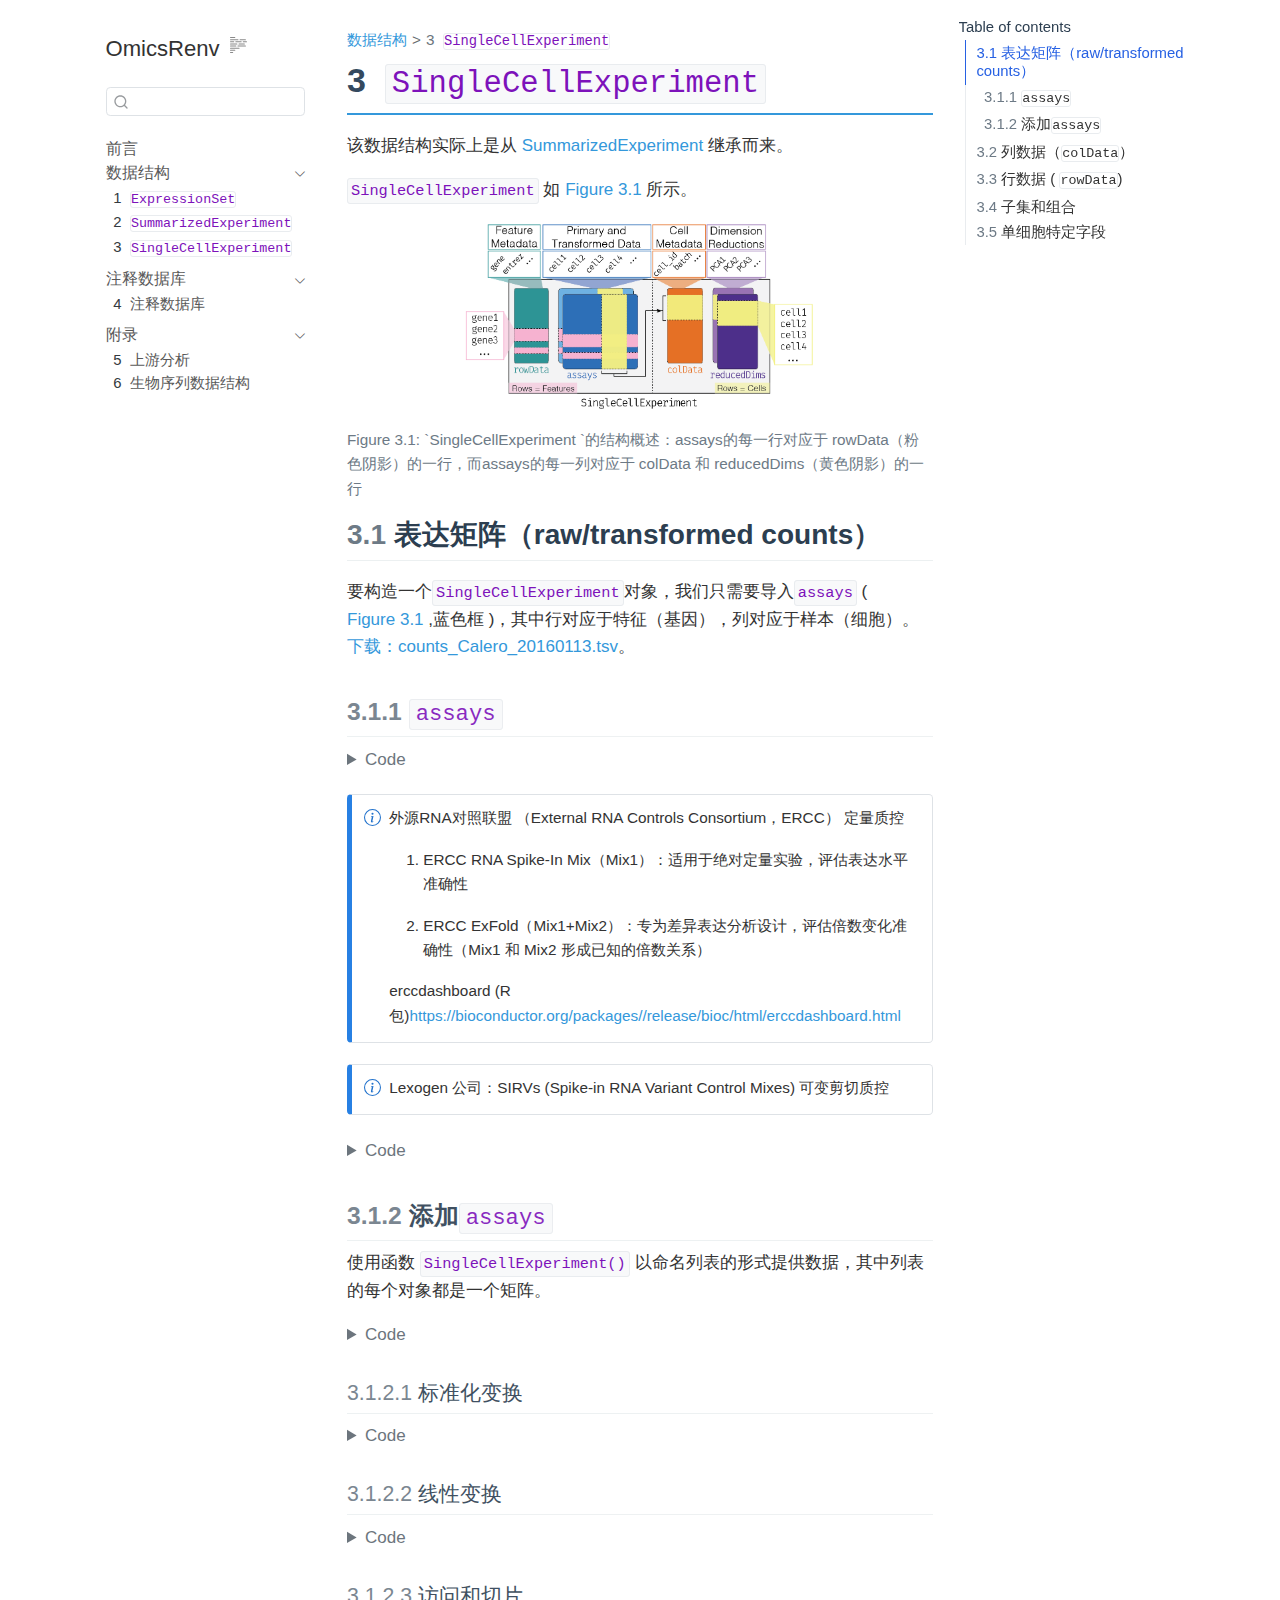
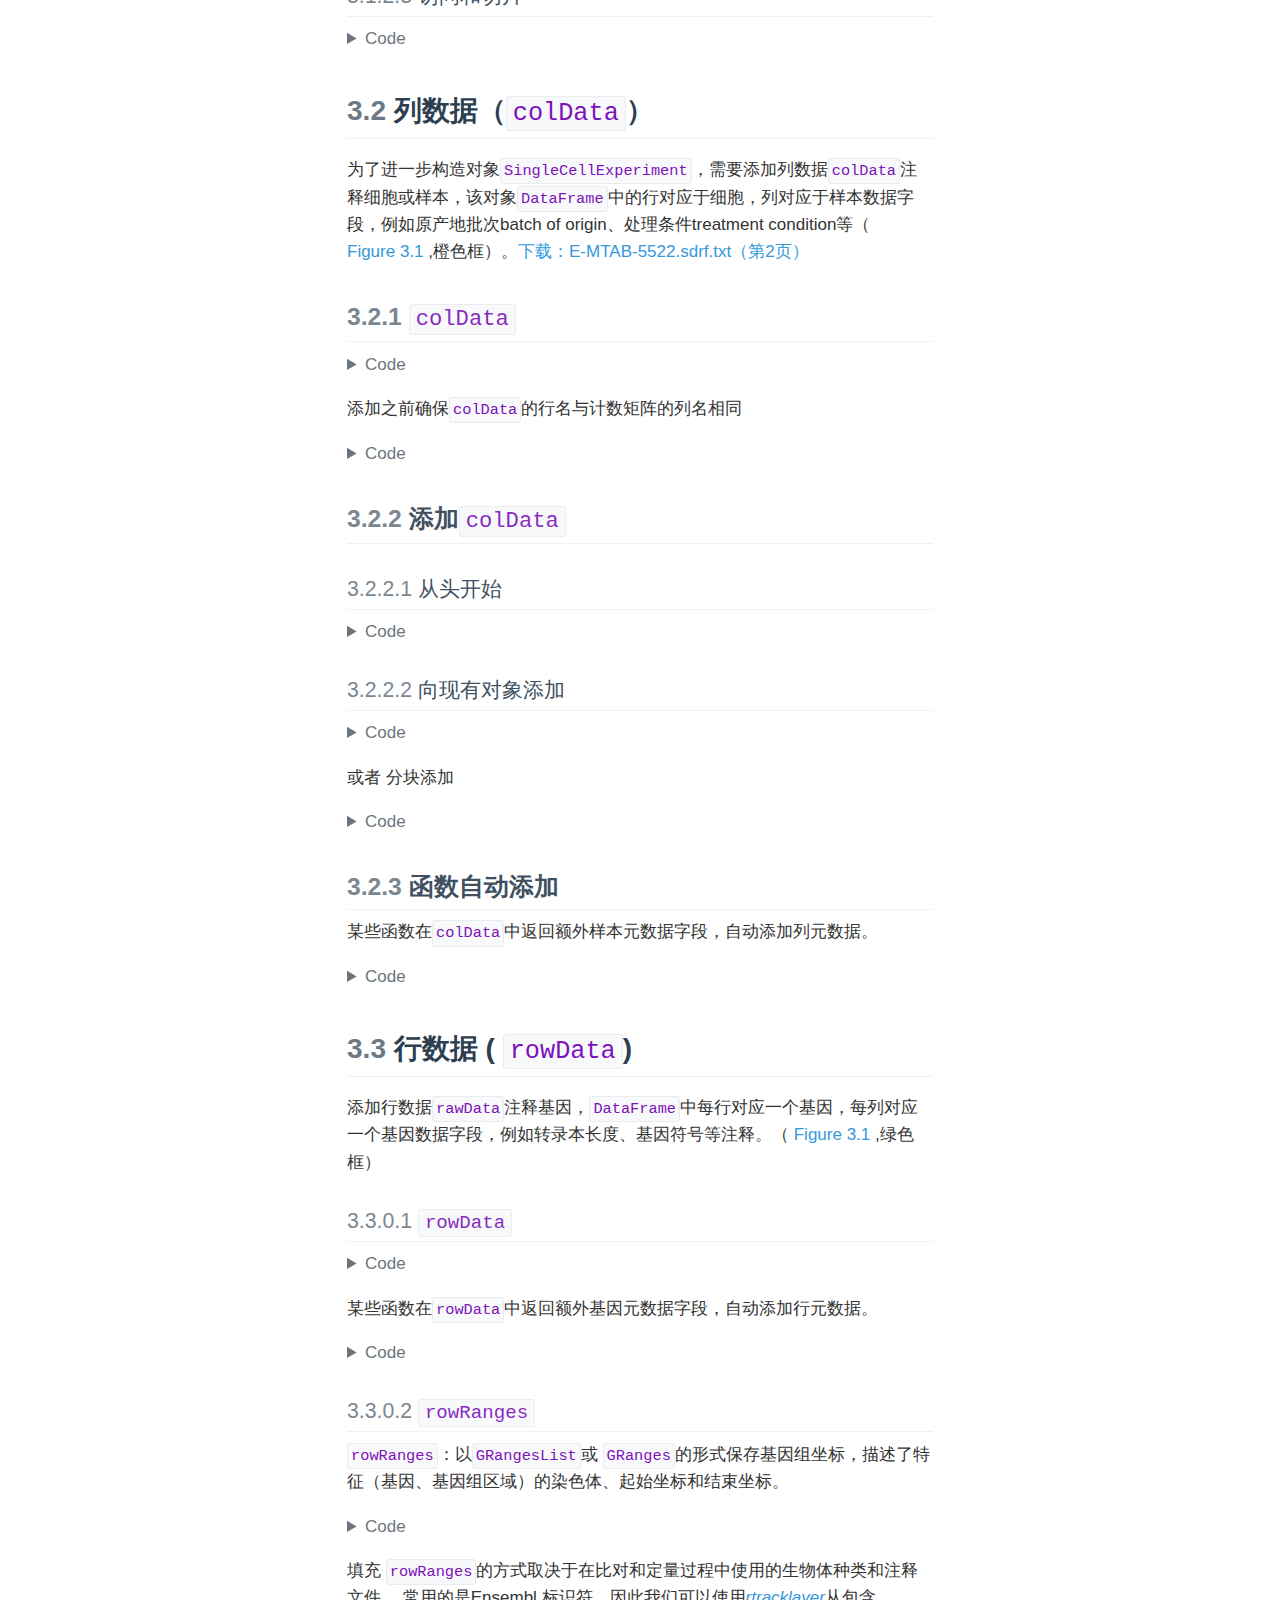
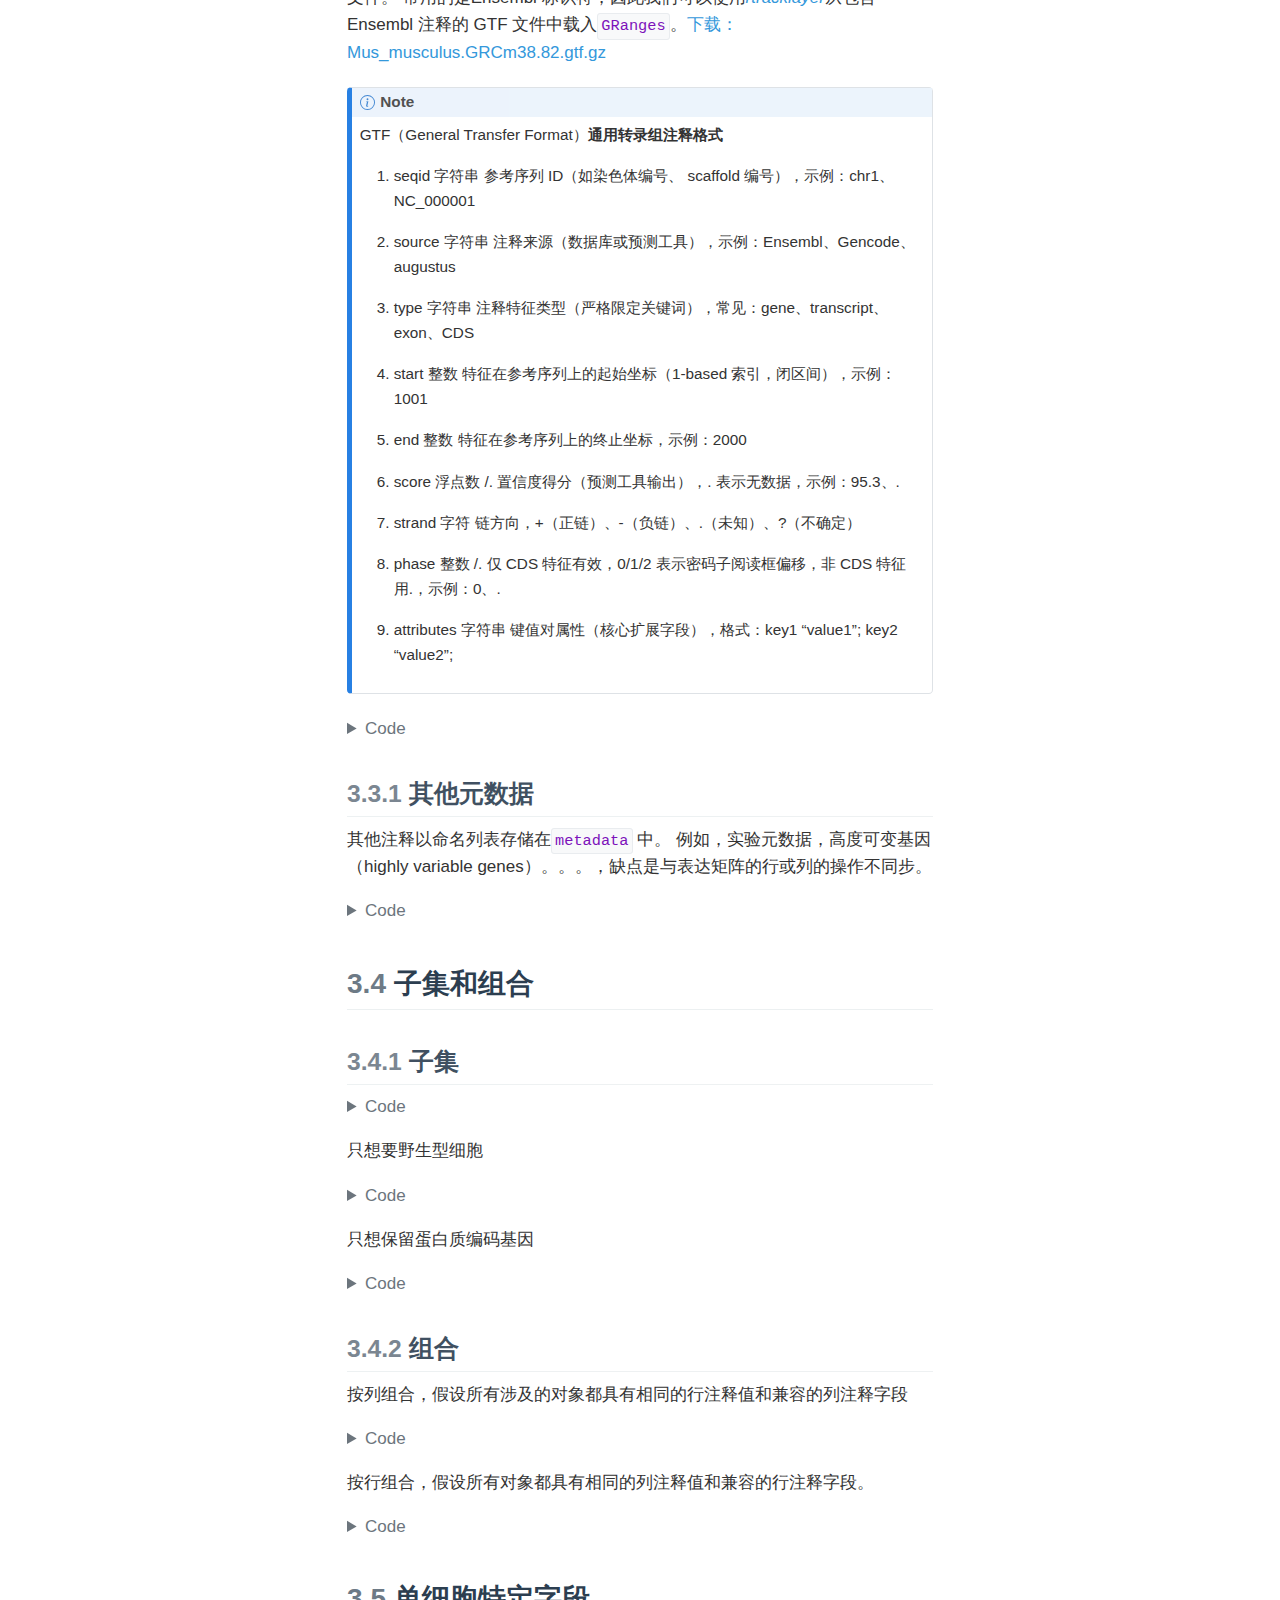
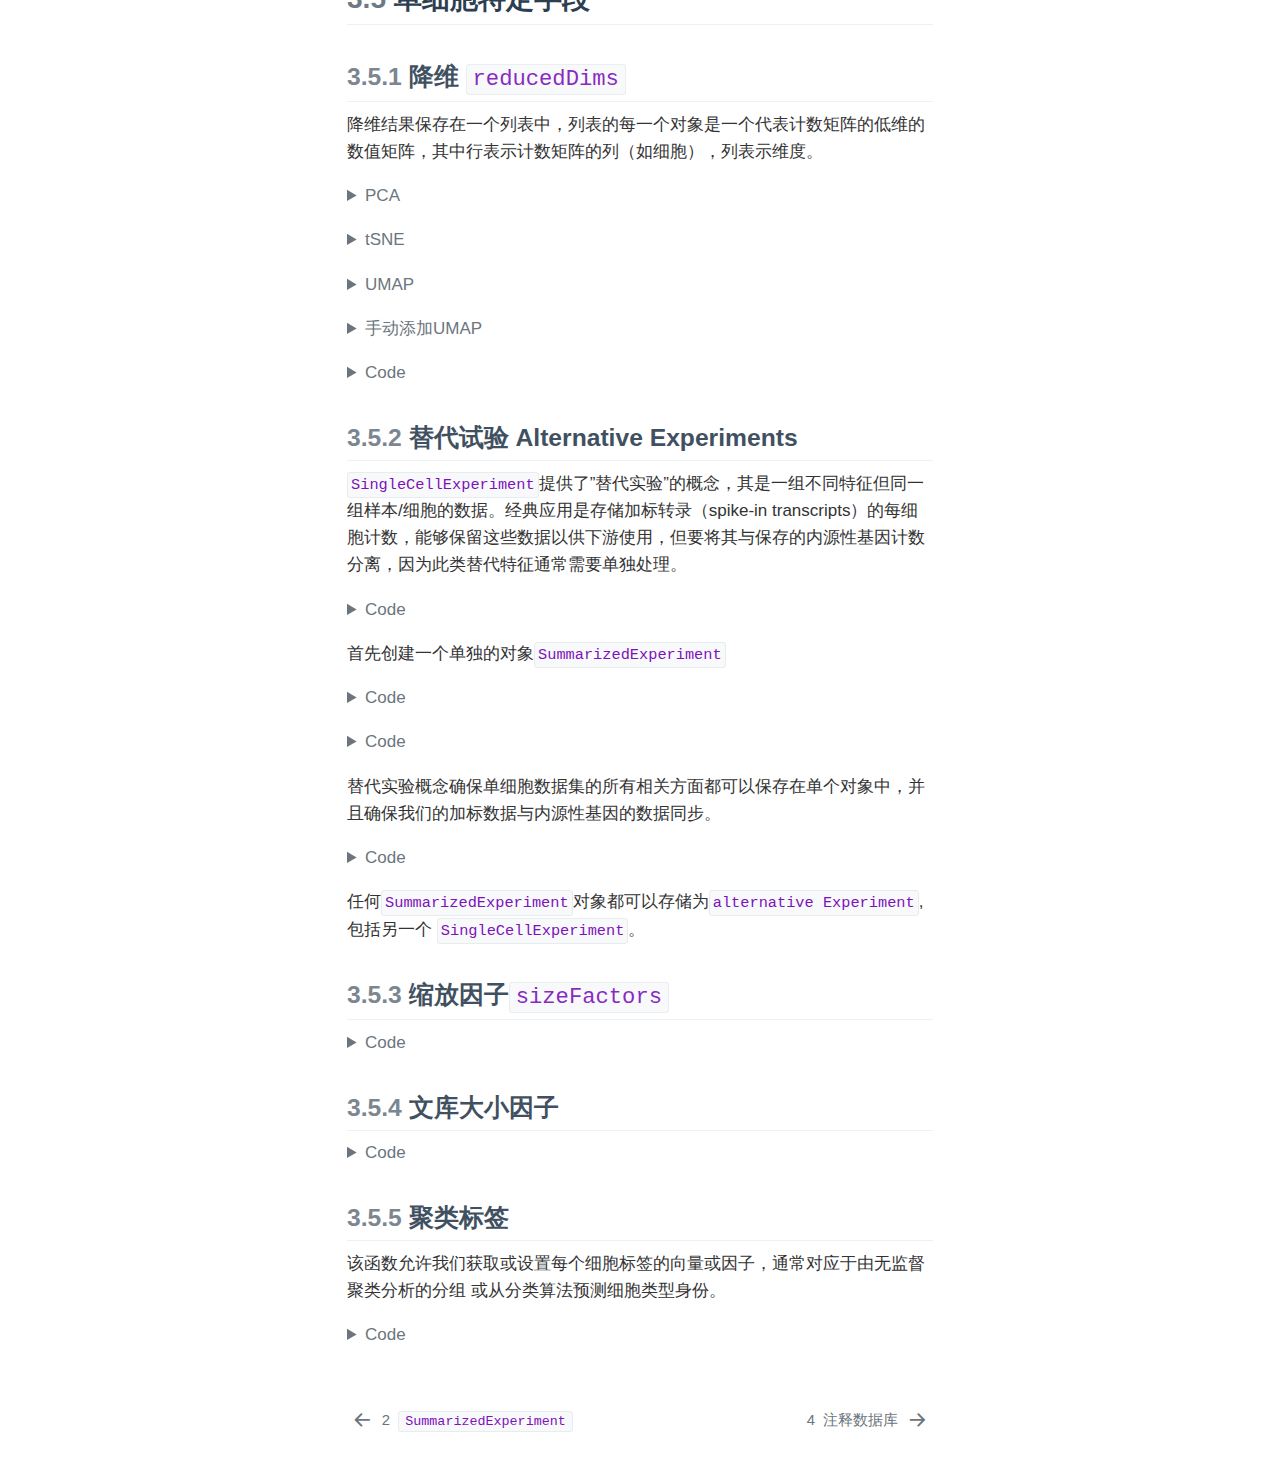
<file: docs/SingleCellExperiment.html>
<!DOCTYPE html>
<html xmlns="http://www.w3.org/1999/xhtml" lang="en" xml:lang="en"><head>

<meta charset="utf-8">
<meta name="generator" content="quarto-1.7.32">

<meta name="viewport" content="width=device-width, initial-scale=1.0, user-scalable=yes">


<title>3&nbsp; SingleCellExperiment – OmicsRenv</title>
<style>
code{white-space: pre-wrap;}
span.smallcaps{font-variant: small-caps;}
div.columns{display: flex; gap: min(4vw, 1.5em);}
div.column{flex: auto; overflow-x: auto;}
div.hanging-indent{margin-left: 1.5em; text-indent: -1.5em;}
ul.task-list{list-style: none;}
ul.task-list li input[type="checkbox"] {
  width: 0.8em;
  margin: 0 0.8em 0.2em -1em; /* quarto-specific, see https://github.com/quarto-dev/quarto-cli/issues/4556 */ 
  vertical-align: middle;
}
/* CSS for syntax highlighting */
html { -webkit-text-size-adjust: 100%; }
pre > code.sourceCode { white-space: pre; position: relative; }
pre > code.sourceCode > span { display: inline-block; line-height: 1.25; }
pre > code.sourceCode > span:empty { height: 1.2em; }
.sourceCode { overflow: visible; }
code.sourceCode > span { color: inherit; text-decoration: inherit; }
div.sourceCode { margin: 1em 0; }
pre.sourceCode { margin: 0; }
@media screen {
div.sourceCode { overflow: auto; }
}
@media print {
pre > code.sourceCode { white-space: pre-wrap; }
pre > code.sourceCode > span { text-indent: -5em; padding-left: 5em; }
}
pre.numberSource code
  { counter-reset: source-line 0; }
pre.numberSource code > span
  { position: relative; left: -4em; counter-increment: source-line; }
pre.numberSource code > span > a:first-child::before
  { content: counter(source-line);
    position: relative; left: -1em; text-align: right; vertical-align: baseline;
    border: none; display: inline-block;
    -webkit-touch-callout: none; -webkit-user-select: none;
    -khtml-user-select: none; -moz-user-select: none;
    -ms-user-select: none; user-select: none;
    padding: 0 4px; width: 4em;
  }
pre.numberSource { margin-left: 3em;  padding-left: 4px; }
div.sourceCode
  {   }
@media screen {
pre > code.sourceCode > span > a:first-child::before { text-decoration: underline; }
}
</style>


<script src="site_libs/quarto-nav/quarto-nav.js"></script>
<script src="site_libs/quarto-nav/headroom.min.js"></script>
<script src="site_libs/clipboard/clipboard.min.js"></script>
<script src="site_libs/quarto-search/autocomplete.umd.js"></script>
<script src="site_libs/quarto-search/fuse.min.js"></script>
<script src="site_libs/quarto-search/quarto-search.js"></script>
<meta name="quarto:offset" content="./">
<link href="./annotation_database.html" rel="next">
<link href="./SummarizedExperiment.html" rel="prev">
<script src="site_libs/quarto-html/quarto.js" type="module"></script>
<script src="site_libs/quarto-html/tabsets/tabsets.js" type="module"></script>
<script src="site_libs/quarto-html/popper.min.js"></script>
<script src="site_libs/quarto-html/tippy.umd.min.js"></script>
<script src="site_libs/quarto-html/anchor.min.js"></script>
<link href="site_libs/quarto-html/tippy.css" rel="stylesheet">
<link href="site_libs/quarto-html/quarto-syntax-highlighting-37eea08aefeeee20ff55810ff984fec1.css" rel="stylesheet" id="quarto-text-highlighting-styles">
<script src="site_libs/bootstrap/bootstrap.min.js"></script>
<link href="site_libs/bootstrap/bootstrap-icons.css" rel="stylesheet">
<link href="site_libs/bootstrap/bootstrap-364982630eef5352dd1537128a8ed5cb.min.css" rel="stylesheet" append-hash="true" id="quarto-bootstrap" data-mode="light">
<script id="quarto-search-options" type="application/json">{
  "location": "sidebar",
  "copy-button": false,
  "collapse-after": 3,
  "panel-placement": "start",
  "type": "textbox",
  "limit": 50,
  "keyboard-shortcut": [
    "f",
    "/",
    "s"
  ],
  "show-item-context": false,
  "language": {
    "search-no-results-text": "No results",
    "search-matching-documents-text": "matching documents",
    "search-copy-link-title": "Copy link to search",
    "search-hide-matches-text": "Hide additional matches",
    "search-more-match-text": "more match in this document",
    "search-more-matches-text": "more matches in this document",
    "search-clear-button-title": "Clear",
    "search-text-placeholder": "",
    "search-detached-cancel-button-title": "Cancel",
    "search-submit-button-title": "Submit",
    "search-label": "Search"
  }
}</script>


<link rel="stylesheet" href="styles.css">
</head>

<body class="nav-sidebar floating quarto-light">

<div id="quarto-search-results"></div>
  <header id="quarto-header" class="headroom fixed-top">
  <nav class="quarto-secondary-nav">
    <div class="container-fluid d-flex">
      <button type="button" class="quarto-btn-toggle btn" data-bs-toggle="collapse" role="button" data-bs-target=".quarto-sidebar-collapse-item" aria-controls="quarto-sidebar" aria-expanded="false" aria-label="Toggle sidebar navigation" onclick="if (window.quartoToggleHeadroom) { window.quartoToggleHeadroom(); }">
        <i class="bi bi-layout-text-sidebar-reverse"></i>
      </button>
        <nav class="quarto-page-breadcrumbs" aria-label="breadcrumb"><ol class="breadcrumb"><li class="breadcrumb-item"><a href="./ExpressionSet.html">数据结构</a></li><li class="breadcrumb-item"><a href="./SingleCellExperiment.html"><span class="chapter-number">3</span>&nbsp; <span class="chapter-title"><code>SingleCellExperiment</code></span></a></li></ol></nav>
        <a class="flex-grow-1" role="navigation" data-bs-toggle="collapse" data-bs-target=".quarto-sidebar-collapse-item" aria-controls="quarto-sidebar" aria-expanded="false" aria-label="Toggle sidebar navigation" onclick="if (window.quartoToggleHeadroom) { window.quartoToggleHeadroom(); }">      
        </a>
      <button type="button" class="btn quarto-search-button" aria-label="Search" onclick="window.quartoOpenSearch();">
        <i class="bi bi-search"></i>
      </button>
    </div>
  </nav>
</header>
<!-- content -->
<div id="quarto-content" class="quarto-container page-columns page-rows-contents page-layout-article">
<!-- sidebar -->
  <nav id="quarto-sidebar" class="sidebar collapse collapse-horizontal quarto-sidebar-collapse-item sidebar-navigation floating overflow-auto">
    <div class="pt-lg-2 mt-2 text-left sidebar-header">
    <div class="sidebar-title mb-0 py-0">
      <a href="./">OmicsRenv</a> 
        <div class="sidebar-tools-main">
  <a href="" class="quarto-reader-toggle quarto-navigation-tool px-1" onclick="window.quartoToggleReader(); return false;" title="Toggle reader mode">
  <div class="quarto-reader-toggle-btn">
  <i class="bi"></i>
  </div>
</a>
</div>
    </div>
      </div>
        <div class="mt-2 flex-shrink-0 align-items-center">
        <div class="sidebar-search">
        <div id="quarto-search" class="" title="Search"></div>
        </div>
        </div>
    <div class="sidebar-menu-container"> 
    <ul class="list-unstyled mt-1">
        <li class="sidebar-item">
  <div class="sidebar-item-container"> 
  <a href="./index.html" class="sidebar-item-text sidebar-link">
 <span class="menu-text">前言</span></a>
  </div>
</li>
        <li class="sidebar-item sidebar-item-section">
      <div class="sidebar-item-container"> 
            <a class="sidebar-item-text sidebar-link text-start" data-bs-toggle="collapse" data-bs-target="#quarto-sidebar-section-1" role="navigation" aria-expanded="true">
 <span class="menu-text">数据结构</span></a>
          <a class="sidebar-item-toggle text-start" data-bs-toggle="collapse" data-bs-target="#quarto-sidebar-section-1" role="navigation" aria-expanded="true" aria-label="Toggle section">
            <i class="bi bi-chevron-right ms-2"></i>
          </a> 
      </div>
      <ul id="quarto-sidebar-section-1" class="collapse list-unstyled sidebar-section depth1 show">  
          <li class="sidebar-item">
  <div class="sidebar-item-container"> 
  <a href="./ExpressionSet.html" class="sidebar-item-text sidebar-link">
 <span class="menu-text"><span class="chapter-number">1</span>&nbsp; <span class="chapter-title"><code>ExpressionSet</code></span></span></a>
  </div>
</li>
          <li class="sidebar-item">
  <div class="sidebar-item-container"> 
  <a href="./SummarizedExperiment.html" class="sidebar-item-text sidebar-link">
 <span class="menu-text"><span class="chapter-number">2</span>&nbsp; <span class="chapter-title"><code>SummarizedExperiment</code></span></span></a>
  </div>
</li>
          <li class="sidebar-item">
  <div class="sidebar-item-container"> 
  <a href="./SingleCellExperiment.html" class="sidebar-item-text sidebar-link active">
 <span class="menu-text"><span class="chapter-number">3</span>&nbsp; <span class="chapter-title"><code>SingleCellExperiment</code></span></span></a>
  </div>
</li>
      </ul>
  </li>
        <li class="sidebar-item sidebar-item-section">
      <div class="sidebar-item-container"> 
            <a class="sidebar-item-text sidebar-link text-start" data-bs-toggle="collapse" data-bs-target="#quarto-sidebar-section-2" role="navigation" aria-expanded="true">
 <span class="menu-text">注释数据库</span></a>
          <a class="sidebar-item-toggle text-start" data-bs-toggle="collapse" data-bs-target="#quarto-sidebar-section-2" role="navigation" aria-expanded="true" aria-label="Toggle section">
            <i class="bi bi-chevron-right ms-2"></i>
          </a> 
      </div>
      <ul id="quarto-sidebar-section-2" class="collapse list-unstyled sidebar-section depth1 show">  
          <li class="sidebar-item">
  <div class="sidebar-item-container"> 
  <a href="./annotation_database.html" class="sidebar-item-text sidebar-link">
 <span class="menu-text"><span class="chapter-number">4</span>&nbsp; <span class="chapter-title">注释数据库</span></span></a>
  </div>
</li>
      </ul>
  </li>
        <li class="sidebar-item sidebar-item-section">
      <div class="sidebar-item-container"> 
            <a class="sidebar-item-text sidebar-link text-start" data-bs-toggle="collapse" data-bs-target="#quarto-sidebar-section-3" role="navigation" aria-expanded="true">
 <span class="menu-text">附录</span></a>
          <a class="sidebar-item-toggle text-start" data-bs-toggle="collapse" data-bs-target="#quarto-sidebar-section-3" role="navigation" aria-expanded="true" aria-label="Toggle section">
            <i class="bi bi-chevron-right ms-2"></i>
          </a> 
      </div>
      <ul id="quarto-sidebar-section-3" class="collapse list-unstyled sidebar-section depth1 show">  
          <li class="sidebar-item">
  <div class="sidebar-item-container"> 
  <a href="./upstream_analysis.html" class="sidebar-item-text sidebar-link">
 <span class="menu-text"><span class="chapter-number">5</span>&nbsp; <span class="chapter-title">上游分析</span></span></a>
  </div>
</li>
          <li class="sidebar-item">
  <div class="sidebar-item-container"> 
  <a href="./sequence_structure.html" class="sidebar-item-text sidebar-link">
 <span class="menu-text"><span class="chapter-number">6</span>&nbsp; <span class="chapter-title">生物序列数据结构</span></span></a>
  </div>
</li>
      </ul>
  </li>
    </ul>
    </div>
</nav>
<div id="quarto-sidebar-glass" class="quarto-sidebar-collapse-item" data-bs-toggle="collapse" data-bs-target=".quarto-sidebar-collapse-item"></div>
<!-- margin-sidebar -->
    <div id="quarto-margin-sidebar" class="sidebar margin-sidebar">
        <nav id="TOC" role="doc-toc" class="toc-active">
    <h2 id="toc-title">Table of contents</h2>
   
  <ul>
  <li><a href="#表达矩阵rawtransformed-counts" id="toc-表达矩阵rawtransformed-counts" class="nav-link active" data-scroll-target="#表达矩阵rawtransformed-counts"><span class="header-section-number">3.1</span> 表达矩阵（raw/transformed counts）</a>
  <ul class="collapse">
  <li><a href="#assays" id="toc-assays" class="nav-link" data-scroll-target="#assays"><span class="header-section-number">3.1.1</span> <code>assays</code></a></li>
  <li><a href="#添加assays" id="toc-添加assays" class="nav-link" data-scroll-target="#添加assays"><span class="header-section-number">3.1.2</span> 添加<code>assays</code></a></li>
  </ul></li>
  <li><a href="#列数据coldata" id="toc-列数据coldata" class="nav-link" data-scroll-target="#列数据coldata"><span class="header-section-number">3.2</span> 列数据（<code>colData</code>）</a>
  <ul class="collapse">
  <li><a href="#coldata" id="toc-coldata" class="nav-link" data-scroll-target="#coldata"><span class="header-section-number">3.2.1</span> <code>colData</code></a></li>
  <li><a href="#添加coldata" id="toc-添加coldata" class="nav-link" data-scroll-target="#添加coldata"><span class="header-section-number">3.2.2</span> <strong>添加<code>colData</code></strong></a></li>
  <li><a href="#函数自动添加" id="toc-函数自动添加" class="nav-link" data-scroll-target="#函数自动添加"><span class="header-section-number">3.2.3</span> 函数自动添加</a></li>
  </ul></li>
  <li><a href="#行数据-rowdata" id="toc-行数据-rowdata" class="nav-link" data-scroll-target="#行数据-rowdata"><span class="header-section-number">3.3</span> 行数据 ( <code>rowData</code>)</a>
  <ul class="collapse">
  <li><a href="#其他元数据" id="toc-其他元数据" class="nav-link" data-scroll-target="#其他元数据"><span class="header-section-number">3.3.1</span> 其他元数据</a></li>
  </ul></li>
  <li><a href="#子集和组合" id="toc-子集和组合" class="nav-link" data-scroll-target="#子集和组合"><span class="header-section-number">3.4</span> 子集和组合</a>
  <ul class="collapse">
  <li><a href="#子集" id="toc-子集" class="nav-link" data-scroll-target="#子集"><span class="header-section-number">3.4.1</span> 子集</a></li>
  <li><a href="#组合" id="toc-组合" class="nav-link" data-scroll-target="#组合"><span class="header-section-number">3.4.2</span> 组合</a></li>
  </ul></li>
  <li><a href="#单细胞特定字段" id="toc-单细胞特定字段" class="nav-link" data-scroll-target="#单细胞特定字段"><span class="header-section-number">3.5</span> 单细胞特定字段</a>
  <ul class="collapse">
  <li><a href="#降维-reduceddims" id="toc-降维-reduceddims" class="nav-link" data-scroll-target="#降维-reduceddims"><span class="header-section-number">3.5.1</span> 降维 <code>reducedDims</code></a></li>
  <li><a href="#替代试验-alternative-experiments" id="toc-替代试验-alternative-experiments" class="nav-link" data-scroll-target="#替代试验-alternative-experiments"><span class="header-section-number">3.5.2</span> 替代试验 Alternative Experiments</a></li>
  <li><a href="#缩放因子sizefactors" id="toc-缩放因子sizefactors" class="nav-link" data-scroll-target="#缩放因子sizefactors"><span class="header-section-number">3.5.3</span> 缩放因子<code>sizeFactors</code></a></li>
  <li><a href="#文库大小因子" id="toc-文库大小因子" class="nav-link" data-scroll-target="#文库大小因子"><span class="header-section-number">3.5.4</span> 文库大小因子</a></li>
  <li><a href="#聚类标签" id="toc-聚类标签" class="nav-link" data-scroll-target="#聚类标签"><span class="header-section-number">3.5.5</span> 聚类标签</a></li>
  </ul></li>
  </ul>
</nav>
    </div>
<!-- main -->
<main class="content" id="quarto-document-content">

<header id="title-block-header" class="quarto-title-block default"><nav class="quarto-page-breadcrumbs quarto-title-breadcrumbs d-none d-lg-block" aria-label="breadcrumb"><ol class="breadcrumb"><li class="breadcrumb-item"><a href="./ExpressionSet.html">数据结构</a></li><li class="breadcrumb-item"><a href="./SingleCellExperiment.html"><span class="chapter-number">3</span>&nbsp; <span class="chapter-title"><code>SingleCellExperiment</code></span></a></li></ol></nav>
<div class="quarto-title">
<h1 class="title"><span class="chapter-number">3</span>&nbsp; <span class="chapter-title"><code>SingleCellExperiment</code></span></h1>
</div>



<div class="quarto-title-meta">

    
  
    
  </div>
  


</header>


<p>该数据结构实际上是从 <a href="https://bioconductor.org/packages/3.18/bioc/vignettes/SummarizedExperiment/inst/doc/SummarizedExperiment.html">SummarizedExperiment</a> 继承而来。</p>
<p><code>SingleCellExperiment</code> 如 <a href="#fig-sce" class="quarto-xref">Figure&nbsp;<span>3.1</span></a> 所示。</p>
<div id="fig-sce" class="quarto-float quarto-figure quarto-figure-center anchored" data-fig-align="center">
<figure class="quarto-float quarto-float-fig figure">
<div aria-describedby="fig-sce-caption-0ceaefa1-69ba-4598-a22c-09a6ac19f8ca">
<img src="images/SingleCellExperiment.png" class="img-fluid quarto-figure quarto-figure-center figure-img" style="width:60.0%">
</div>
<figcaption class="quarto-float-caption-bottom quarto-float-caption quarto-float-fig" id="fig-sce-caption-0ceaefa1-69ba-4598-a22c-09a6ac19f8ca">
Figure&nbsp;3.1: `SingleCellExperiment `的结构概述：assays的每一行对应于 rowData（粉色阴影）的一行，而assays的每一列对应于 colData 和 reducedDims（黄色阴影）的一行
</figcaption>
</figure>
</div>
<section id="表达矩阵rawtransformed-counts" class="level2" data-number="3.1">
<h2 data-number="3.1" class="anchored" data-anchor-id="表达矩阵rawtransformed-counts"><span class="header-section-number">3.1</span> 表达矩阵（raw/transformed counts）</h2>
<p>要构造一个<code>SingleCellExperiment</code>对象，我们只需要导入<code>assays</code> ( <a href="#fig-sce" class="quarto-xref">Figure&nbsp;<span>3.1</span></a> ,蓝色框 )，其中行对应于特征（基因），列对应于样本（细胞）。<a href="https://www.ebi.ac.uk/biostudies/arrayexpress/studies/E-MTAB-5522" id="sce-sce-sce-sce-sce-sce-sce-sce-sce-sce-sce-sce-sce-sce-sce-sce-sce-sce-tbl-counts_Calero_20160113.tsv">下载：counts_Calero_20160113.tsv</a>。</p>
<section id="assays" class="level3" data-number="3.1.1">
<h3 data-number="3.1.1" class="anchored" data-anchor-id="assays"><span class="header-section-number">3.1.1</span> <code>assays</code></h3>
<div class="cell">
<details class="code-fold">
<summary>Code</summary>
<div class="sourceCode cell-code" id="cb1"><pre class="sourceCode r code-with-copy"><code class="sourceCode r"><span id="cb1-1"><a href="#cb1-1" aria-hidden="true" tabindex="-1"></a><span class="fu">library</span>(data.table)</span>
<span id="cb1-2"><a href="#cb1-2" aria-hidden="true" tabindex="-1"></a><span class="fu">library</span>(dtplyr)</span>
<span id="cb1-3"><a href="#cb1-3" aria-hidden="true" tabindex="-1"></a><span class="fu">library</span>(stringr)</span>
<span id="cb1-4"><a href="#cb1-4" aria-hidden="true" tabindex="-1"></a>df <span class="ot">&lt;-</span> <span class="fu">fread</span>(<span class="st">"data/SingleCellExperiment/counts_Calero_20160113.tsv"</span>)</span>
<span id="cb1-5"><a href="#cb1-5" aria-hidden="true" tabindex="-1"></a></span>
<span id="cb1-6"><a href="#cb1-6" aria-hidden="true" tabindex="-1"></a>df <span class="sc">|&gt;</span> </span>
<span id="cb1-7"><a href="#cb1-7" aria-hidden="true" tabindex="-1"></a>  dplyr<span class="sc">::</span><span class="fu">pull</span>(GeneID) <span class="sc">|&gt;</span>  </span>
<span id="cb1-8"><a href="#cb1-8" aria-hidden="true" tabindex="-1"></a>  <span class="fu">str_sub</span>(<span class="at">start =</span> <span class="dv">1</span>,<span class="at">end =</span> <span class="dv">7</span>) <span class="sc">|&gt;</span>   </span>
<span id="cb1-9"><a href="#cb1-9" aria-hidden="true" tabindex="-1"></a>  <span class="fu">table</span>()</span>
<span id="cb1-10"><a href="#cb1-10" aria-hidden="true" tabindex="-1"></a><span class="co">#&gt; </span></span>
<span id="cb1-11"><a href="#cb1-11" aria-hidden="true" tabindex="-1"></a><span class="co">#&gt; CBFB-MY ENSMUSG ERCC-00   SIRV1   SIRV2   SIRV3   SIRV4   SIRV5   SIRV6   SIRV7 </span></span>
<span id="cb1-12"><a href="#cb1-12" aria-hidden="true" tabindex="-1"></a><span class="co">#&gt;       1   46603      92       1       1       1       1       1       1       1</span></span></code><button title="Copy to Clipboard" class="code-copy-button"><i class="bi"></i></button></pre></div>
</details>
</div>
<div class="callout callout-style-simple callout-note">
<div class="callout-body d-flex">
<div class="callout-icon-container">
<i class="callout-icon"></i>
</div>
<div class="callout-body-container">
<p>外源RNA对照联盟 （External RNA Controls Consortium，ERCC） 定量质控</p>
<ol type="1">
<li><p>ERCC RNA Spike-In Mix（Mix1）：适用于绝对定量实验，评估表达水平准确性</p></li>
<li><p>ERCC ExFold（Mix1+Mix2）：专为差异表达分析设计，评估倍数变化准确性（Mix1 和 Mix2 形成已知的倍数关系）</p></li>
</ol>
<p>erccdashboard (R 包)<a href="https://bioconductor.org/packages//release/bioc/html/erccdashboard.html" class="uri">https://bioconductor.org/packages//release/bioc/html/erccdashboard.html</a></p>
</div>
</div>
</div>
<div class="callout callout-style-simple callout-note">
<div class="callout-body d-flex">
<div class="callout-icon-container">
<i class="callout-icon"></i>
</div>
<div class="callout-body-container">
<p>Lexogen 公司：SIRVs (Spike-in RNA Variant Control Mixes) 可变剪切质控</p>
</div>
</div>
</div>
<div class="cell">
<details class="code-fold">
<summary>Code</summary>
<div class="sourceCode cell-code" id="cb2"><pre class="sourceCode r code-with-copy"><code class="sourceCode r"><span id="cb2-1"><a href="#cb2-1" aria-hidden="true" tabindex="-1"></a><span class="co"># 分离出spike-in RNA</span></span>
<span id="cb2-2"><a href="#cb2-2" aria-hidden="true" tabindex="-1"></a>df_spikein <span class="ot">&lt;-</span> df[<span class="fu">str_detect</span>(df<span class="sc">$</span>GeneID,<span class="at">pattern =</span> <span class="st">"^ERCC-"</span>),]</span>
<span id="cb2-3"><a href="#cb2-3" aria-hidden="true" tabindex="-1"></a></span>
<span id="cb2-4"><a href="#cb2-4" aria-hidden="true" tabindex="-1"></a><span class="co"># 只考虑内源性基因</span></span>
<span id="cb2-5"><a href="#cb2-5" aria-hidden="true" tabindex="-1"></a>df_endogenous<span class="ot">&lt;-</span> df[<span class="fu">str_detect</span>(df<span class="sc">$</span>GeneID,<span class="at">pattern =</span> <span class="st">"^ENSMUSG"</span>),]</span>
<span id="cb2-6"><a href="#cb2-6" aria-hidden="true" tabindex="-1"></a></span>
<span id="cb2-7"><a href="#cb2-7" aria-hidden="true" tabindex="-1"></a><span class="co"># 分离基因长度</span></span>
<span id="cb2-8"><a href="#cb2-8" aria-hidden="true" tabindex="-1"></a>gene_length <span class="ot">&lt;-</span> df_endogenous<span class="sc">$</span>Length</span>
<span id="cb2-9"><a href="#cb2-9" aria-hidden="true" tabindex="-1"></a></span>
<span id="cb2-10"><a href="#cb2-10" aria-hidden="true" tabindex="-1"></a></span>
<span id="cb2-11"><a href="#cb2-11" aria-hidden="true" tabindex="-1"></a><span class="co"># geneID --&gt;行标识符</span></span>
<span id="cb2-12"><a href="#cb2-12" aria-hidden="true" tabindex="-1"></a>df_endogenous <span class="ot">&lt;-</span> df_endogenous <span class="sc">|&gt;</span> tibble<span class="sc">::</span><span class="fu">column_to_rownames</span>(<span class="at">var =</span> <span class="st">"GeneID"</span>) </span>
<span id="cb2-13"><a href="#cb2-13" aria-hidden="true" tabindex="-1"></a></span>
<span id="cb2-14"><a href="#cb2-14" aria-hidden="true" tabindex="-1"></a></span>
<span id="cb2-15"><a href="#cb2-15" aria-hidden="true" tabindex="-1"></a><span class="co"># 计数矩阵</span></span>
<span id="cb2-16"><a href="#cb2-16" aria-hidden="true" tabindex="-1"></a>counts<span class="ot">&lt;-</span> df_endogenous <span class="sc">|&gt;</span> dplyr<span class="sc">::</span><span class="fu">select</span>(<span class="sc">-</span>Length) <span class="sc">|&gt;</span>  <span class="fu">as.matrix</span>()</span>
<span id="cb2-17"><a href="#cb2-17" aria-hidden="true" tabindex="-1"></a><span class="fu">dim</span>(counts)</span>
<span id="cb2-18"><a href="#cb2-18" aria-hidden="true" tabindex="-1"></a><span class="co">#&gt; [1] 46603    96</span></span>
<span id="cb2-19"><a href="#cb2-19" aria-hidden="true" tabindex="-1"></a></span>
<span id="cb2-20"><a href="#cb2-20" aria-hidden="true" tabindex="-1"></a></span>
<span id="cb2-21"><a href="#cb2-21" aria-hidden="true" tabindex="-1"></a><span class="co"># </span></span>
<span id="cb2-22"><a href="#cb2-22" aria-hidden="true" tabindex="-1"></a><span class="co"># fwrite(df_endogenous, file = "data/SingleCellExperiment/df_endogenous.csv", </span></span>
<span id="cb2-23"><a href="#cb2-23" aria-hidden="true" tabindex="-1"></a><span class="co">#        row.names = T)</span></span></code><button title="Copy to Clipboard" class="code-copy-button"><i class="bi"></i></button></pre></div>
</details>
</div>
</section>
<section id="添加assays" class="level3" data-number="3.1.2">
<h3 data-number="3.1.2" class="anchored" data-anchor-id="添加assays"><span class="header-section-number">3.1.2</span> 添加<code>assays</code></h3>
<p>使用函数 <code>SingleCellExperiment()</code> 以命名列表的形式提供数据，其中列表的每个对象都是一个矩阵。</p>
<div class="cell">
<details class="code-fold">
<summary>Code</summary>
<div class="sourceCode cell-code" id="cb3"><pre class="sourceCode r code-with-copy"><code class="sourceCode r"><span id="cb3-1"><a href="#cb3-1" aria-hidden="true" tabindex="-1"></a><span class="fu">library</span>(SingleCellExperiment)</span>
<span id="cb3-2"><a href="#cb3-2" aria-hidden="true" tabindex="-1"></a>sce <span class="ot">&lt;-</span> <span class="fu">SingleCellExperiment</span>(<span class="at">assays =</span> <span class="fu">list</span>(<span class="at">counts =</span> counts))</span>
<span id="cb3-3"><a href="#cb3-3" aria-hidden="true" tabindex="-1"></a>sce</span>
<span id="cb3-4"><a href="#cb3-4" aria-hidden="true" tabindex="-1"></a><span class="co">#&gt; class: SingleCellExperiment </span></span>
<span id="cb3-5"><a href="#cb3-5" aria-hidden="true" tabindex="-1"></a><span class="co">#&gt; dim: 46603 96 </span></span>
<span id="cb3-6"><a href="#cb3-6" aria-hidden="true" tabindex="-1"></a><span class="co">#&gt; metadata(0):</span></span>
<span id="cb3-7"><a href="#cb3-7" aria-hidden="true" tabindex="-1"></a><span class="co">#&gt; assays(1): counts</span></span>
<span id="cb3-8"><a href="#cb3-8" aria-hidden="true" tabindex="-1"></a><span class="co">#&gt; rownames(46603): ENSMUSG00000102693 ENSMUSG00000064842 ...</span></span>
<span id="cb3-9"><a href="#cb3-9" aria-hidden="true" tabindex="-1"></a><span class="co">#&gt;   ENSMUSG00000096730 ENSMUSG00000095742</span></span>
<span id="cb3-10"><a href="#cb3-10" aria-hidden="true" tabindex="-1"></a><span class="co">#&gt; rowData names(0):</span></span>
<span id="cb3-11"><a href="#cb3-11" aria-hidden="true" tabindex="-1"></a><span class="co">#&gt; colnames(96): SLX-9555.N701_S502.C89V9ANXX.s_1.r_1</span></span>
<span id="cb3-12"><a href="#cb3-12" aria-hidden="true" tabindex="-1"></a><span class="co">#&gt;   SLX-9555.N701_S503.C89V9ANXX.s_1.r_1 ...</span></span>
<span id="cb3-13"><a href="#cb3-13" aria-hidden="true" tabindex="-1"></a><span class="co">#&gt;   SLX-9555.N712_S508.C89V9ANXX.s_1.r_1</span></span>
<span id="cb3-14"><a href="#cb3-14" aria-hidden="true" tabindex="-1"></a><span class="co">#&gt;   SLX-9555.N712_S517.C89V9ANXX.s_1.r_1</span></span>
<span id="cb3-15"><a href="#cb3-15" aria-hidden="true" tabindex="-1"></a><span class="co">#&gt; colData names(0):</span></span>
<span id="cb3-16"><a href="#cb3-16" aria-hidden="true" tabindex="-1"></a><span class="co">#&gt; reducedDimNames(0):</span></span>
<span id="cb3-17"><a href="#cb3-17" aria-hidden="true" tabindex="-1"></a><span class="co">#&gt; mainExpName: NULL</span></span>
<span id="cb3-18"><a href="#cb3-18" aria-hidden="true" tabindex="-1"></a><span class="co">#&gt; altExpNames(0):</span></span></code><button title="Copy to Clipboard" class="code-copy-button"><i class="bi"></i></button></pre></div>
</details>
</div>
<section id="标准化变换" class="level4" data-number="3.1.2.1">
<h4 data-number="3.1.2.1" class="anchored" data-anchor-id="标准化变换"><span class="header-section-number">3.1.2.1</span> 标准化变换</h4>
<div class="cell">
<details class="code-fold">
<summary>Code</summary>
<div class="sourceCode cell-code" id="cb4"><pre class="sourceCode r code-with-copy"><code class="sourceCode r"><span id="cb4-1"><a href="#cb4-1" aria-hidden="true" tabindex="-1"></a>sce <span class="ot">&lt;-</span> scuttle<span class="sc">::</span><span class="fu">logNormCounts</span>(sce) <span class="co">#对数变换标准化表达矩阵</span></span>
<span id="cb4-2"><a href="#cb4-2" aria-hidden="true" tabindex="-1"></a>sce    <span class="co">#  assays 多了一个  "logcounts"</span></span>
<span id="cb4-3"><a href="#cb4-3" aria-hidden="true" tabindex="-1"></a><span class="co">#&gt; class: SingleCellExperiment </span></span>
<span id="cb4-4"><a href="#cb4-4" aria-hidden="true" tabindex="-1"></a><span class="co">#&gt; dim: 46603 96 </span></span>
<span id="cb4-5"><a href="#cb4-5" aria-hidden="true" tabindex="-1"></a><span class="co">#&gt; metadata(0):</span></span>
<span id="cb4-6"><a href="#cb4-6" aria-hidden="true" tabindex="-1"></a><span class="co">#&gt; assays(2): counts logcounts</span></span>
<span id="cb4-7"><a href="#cb4-7" aria-hidden="true" tabindex="-1"></a><span class="co">#&gt; rownames(46603): ENSMUSG00000102693 ENSMUSG00000064842 ...</span></span>
<span id="cb4-8"><a href="#cb4-8" aria-hidden="true" tabindex="-1"></a><span class="co">#&gt;   ENSMUSG00000096730 ENSMUSG00000095742</span></span>
<span id="cb4-9"><a href="#cb4-9" aria-hidden="true" tabindex="-1"></a><span class="co">#&gt; rowData names(0):</span></span>
<span id="cb4-10"><a href="#cb4-10" aria-hidden="true" tabindex="-1"></a><span class="co">#&gt; colnames(96): SLX-9555.N701_S502.C89V9ANXX.s_1.r_1</span></span>
<span id="cb4-11"><a href="#cb4-11" aria-hidden="true" tabindex="-1"></a><span class="co">#&gt;   SLX-9555.N701_S503.C89V9ANXX.s_1.r_1 ...</span></span>
<span id="cb4-12"><a href="#cb4-12" aria-hidden="true" tabindex="-1"></a><span class="co">#&gt;   SLX-9555.N712_S508.C89V9ANXX.s_1.r_1</span></span>
<span id="cb4-13"><a href="#cb4-13" aria-hidden="true" tabindex="-1"></a><span class="co">#&gt;   SLX-9555.N712_S517.C89V9ANXX.s_1.r_1</span></span>
<span id="cb4-14"><a href="#cb4-14" aria-hidden="true" tabindex="-1"></a><span class="co">#&gt; colData names(1): sizeFactor</span></span>
<span id="cb4-15"><a href="#cb4-15" aria-hidden="true" tabindex="-1"></a><span class="co">#&gt; reducedDimNames(0):</span></span>
<span id="cb4-16"><a href="#cb4-16" aria-hidden="true" tabindex="-1"></a><span class="co">#&gt; mainExpName: NULL</span></span>
<span id="cb4-17"><a href="#cb4-17" aria-hidden="true" tabindex="-1"></a><span class="co">#&gt; altExpNames(0):</span></span>
<span id="cb4-18"><a href="#cb4-18" aria-hidden="true" tabindex="-1"></a><span class="fu">dim</span>(<span class="fu">logcounts</span>(sce))</span>
<span id="cb4-19"><a href="#cb4-19" aria-hidden="true" tabindex="-1"></a><span class="co">#&gt; [1] 46603    96</span></span></code><button title="Copy to Clipboard" class="code-copy-button"><i class="bi"></i></button></pre></div>
</details>
</div>
</section>
<section id="线性变换" class="level4" data-number="3.1.2.2">
<h4 data-number="3.1.2.2" class="anchored" data-anchor-id="线性变换"><span class="header-section-number">3.1.2.2</span> 线性变换</h4>
<div class="cell">
<details class="code-fold">
<summary>Code</summary>
<div class="sourceCode cell-code" id="cb5"><pre class="sourceCode r code-with-copy"><code class="sourceCode r"><span id="cb5-1"><a href="#cb5-1" aria-hidden="true" tabindex="-1"></a>counts_100 <span class="ot">&lt;-</span> <span class="fu">counts</span>(sce) <span class="sc">+</span> <span class="dv">100</span></span>
<span id="cb5-2"><a href="#cb5-2" aria-hidden="true" tabindex="-1"></a><span class="fu">assay</span>(sce, <span class="st">"counts_100"</span>) <span class="ot">&lt;-</span> counts_100 </span>
<span id="cb5-3"><a href="#cb5-3" aria-hidden="true" tabindex="-1"></a><span class="fu">assays</span>(sce) </span>
<span id="cb5-4"><a href="#cb5-4" aria-hidden="true" tabindex="-1"></a><span class="co">#&gt; List of length 3</span></span>
<span id="cb5-5"><a href="#cb5-5" aria-hidden="true" tabindex="-1"></a><span class="co">#&gt; names(3): counts logcounts counts_100</span></span></code><button title="Copy to Clipboard" class="code-copy-button"><i class="bi"></i></button></pre></div>
</details>
</div>
</section>
<section id="访问和切片" class="level4" data-number="3.1.2.3">
<h4 data-number="3.1.2.3" class="anchored" data-anchor-id="访问和切片"><span class="header-section-number">3.1.2.3</span> 访问和切片</h4>
<div class="cell">
<details class="code-fold">
<summary>Code</summary>
<div class="sourceCode cell-code" id="cb6"><pre class="sourceCode r code-with-copy"><code class="sourceCode r"><span id="cb6-1"><a href="#cb6-1" aria-hidden="true" tabindex="-1"></a><span class="co">#访问计数矩阵</span></span>
<span id="cb6-2"><a href="#cb6-2" aria-hidden="true" tabindex="-1"></a><span class="fu">assayNames</span>(sce)</span>
<span id="cb6-3"><a href="#cb6-3" aria-hidden="true" tabindex="-1"></a><span class="co">#&gt; [1] "counts"     "logcounts"  "counts_100"</span></span>
<span id="cb6-4"><a href="#cb6-4" aria-hidden="true" tabindex="-1"></a>mat2 <span class="ot">&lt;-</span> <span class="fu">assay</span>(sce, <span class="st">"counts"</span>)  <span class="co">#通用</span></span>
<span id="cb6-5"><a href="#cb6-5" aria-hidden="true" tabindex="-1"></a>mat3 <span class="ot">&lt;-</span> <span class="fu">counts</span>(sce)           <span class="co">#特殊名称 counts  </span></span>
<span id="cb6-6"><a href="#cb6-6" aria-hidden="true" tabindex="-1"></a>log_mat <span class="ot">&lt;-</span> <span class="fu">logcounts</span>(sce)</span>
<span id="cb6-7"><a href="#cb6-7" aria-hidden="true" tabindex="-1"></a></span>
<span id="cb6-8"><a href="#cb6-8" aria-hidden="true" tabindex="-1"></a><span class="fu">names</span>(<span class="fu">assays</span>(sce))</span>
<span id="cb6-9"><a href="#cb6-9" aria-hidden="true" tabindex="-1"></a><span class="co">#&gt; [1] "counts"     "logcounts"  "counts_100"</span></span>
<span id="cb6-10"><a href="#cb6-10" aria-hidden="true" tabindex="-1"></a><span class="co"># 切片</span></span>
<span id="cb6-11"><a href="#cb6-11" aria-hidden="true" tabindex="-1"></a><span class="fu">assays</span>(sce) <span class="ot">&lt;-</span> <span class="fu">assays</span>(sce)[<span class="dv">1</span>]</span>
<span id="cb6-12"><a href="#cb6-12" aria-hidden="true" tabindex="-1"></a><span class="fu">assayNames</span>(sce)</span>
<span id="cb6-13"><a href="#cb6-13" aria-hidden="true" tabindex="-1"></a><span class="co">#&gt; [1] "counts"</span></span></code><button title="Copy to Clipboard" class="code-copy-button"><i class="bi"></i></button></pre></div>
</details>
</div>
</section>
</section>
</section>
<section id="列数据coldata" class="level2" data-number="3.2">
<h2 data-number="3.2" class="anchored" data-anchor-id="列数据coldata"><span class="header-section-number">3.2</span> 列数据（<code>colData</code>）</h2>
<p>为了进一步构造对象<code>SingleCellExperiment</code>，需要添加列数据<code>colData</code>注释细胞或样本，该对象<code>DataFrame</code>中的行对应于细胞，列对应于样本数据字段，例如原产地批次batch of origin、处理条件treatment condition等（ <a href="#fig-sce" class="quarto-xref">Figure&nbsp;<span>3.1</span></a> ,橙色框）。<a href="https://www.ebi.ac.uk/biostudies/arrayexpress/studies/E-MTAB-5522">下载：E-MTAB-5522.sdrf.txt（第2页）</a></p>
<section id="coldata" class="level3" data-number="3.2.1">
<h3 data-number="3.2.1" class="anchored" data-anchor-id="coldata"><span class="header-section-number">3.2.1</span> <code>colData</code></h3>
<div class="cell">
<details class="code-fold">
<summary>Code</summary>
<div class="sourceCode cell-code" id="cb7"><pre class="sourceCode r code-with-copy"><code class="sourceCode r"><span id="cb7-1"><a href="#cb7-1" aria-hidden="true" tabindex="-1"></a>sdrf <span class="ot">&lt;-</span> <span class="fu">fread</span>(<span class="st">"data/SingleCellExperiment//E-MTAB-5522.sdrf.txt"</span>)</span>
<span id="cb7-2"><a href="#cb7-2" aria-hidden="true" tabindex="-1"></a></span>
<span id="cb7-3"><a href="#cb7-3" aria-hidden="true" tabindex="-1"></a><span class="co"># 仅保留在计数矩阵的细胞  第44列=="counts_Calero_20160113.tsv"</span></span>
<span id="cb7-4"><a href="#cb7-4" aria-hidden="true" tabindex="-1"></a>coldata <span class="ot">&lt;-</span> sdrf[sdrf<span class="sc">$</span><span class="st">`</span><span class="at">Derived Array Data File</span><span class="st">`</span> <span class="sc">==</span> <span class="st">"counts_Calero_20160113.tsv"</span>, ]</span>
<span id="cb7-5"><a href="#cb7-5" aria-hidden="true" tabindex="-1"></a></span>
<span id="cb7-6"><a href="#cb7-6" aria-hidden="true" tabindex="-1"></a><span class="co"># 仅保留部分列和设置行标识符</span></span>
<span id="cb7-7"><a href="#cb7-7" aria-hidden="true" tabindex="-1"></a>coldata <span class="ot">&lt;-</span> <span class="fu">DataFrame</span>(</span>
<span id="cb7-8"><a href="#cb7-8" aria-hidden="true" tabindex="-1"></a>  <span class="at">genotype=</span>coldata<span class="sc">$</span><span class="st">`</span><span class="at">Characteristics[genotype]</span><span class="st">`</span>,</span>
<span id="cb7-9"><a href="#cb7-9" aria-hidden="true" tabindex="-1"></a>  <span class="at">phenotype=</span>coldata<span class="sc">$</span><span class="st">`</span><span class="at">Characteristics[phenotype]</span><span class="st">`</span>,</span>
<span id="cb7-10"><a href="#cb7-10" aria-hidden="true" tabindex="-1"></a>  <span class="at">spike_in=</span>coldata<span class="sc">$</span><span class="st">`</span><span class="at">Factor Value[spike-in addition]</span><span class="st">`</span>,</span>
<span id="cb7-11"><a href="#cb7-11" aria-hidden="true" tabindex="-1"></a>  <span class="at">row.names =</span> coldata<span class="sc">$</span><span class="st">`</span><span class="at">Source Name</span><span class="st">`</span></span>
<span id="cb7-12"><a href="#cb7-12" aria-hidden="true" tabindex="-1"></a>)</span>
<span id="cb7-13"><a href="#cb7-13" aria-hidden="true" tabindex="-1"></a>coldata</span>
<span id="cb7-14"><a href="#cb7-14" aria-hidden="true" tabindex="-1"></a><span class="co">#&gt; DataFrame with 96 rows and 3 columns</span></span>
<span id="cb7-15"><a href="#cb7-15" aria-hidden="true" tabindex="-1"></a><span class="co">#&gt;                                                    genotype</span></span>
<span id="cb7-16"><a href="#cb7-16" aria-hidden="true" tabindex="-1"></a><span class="co">#&gt;                                                 &lt;character&gt;</span></span>
<span id="cb7-17"><a href="#cb7-17" aria-hidden="true" tabindex="-1"></a><span class="co">#&gt; SLX-9555.N701_S502.C89V9ANXX.s_1.r_1 Doxycycline-inducibl..</span></span>
<span id="cb7-18"><a href="#cb7-18" aria-hidden="true" tabindex="-1"></a><span class="co">#&gt; SLX-9555.N701_S503.C89V9ANXX.s_1.r_1 Doxycycline-inducibl..</span></span>
<span id="cb7-19"><a href="#cb7-19" aria-hidden="true" tabindex="-1"></a><span class="co">#&gt; SLX-9555.N701_S504.C89V9ANXX.s_1.r_1 Doxycycline-inducibl..</span></span>
<span id="cb7-20"><a href="#cb7-20" aria-hidden="true" tabindex="-1"></a><span class="co">#&gt; SLX-9555.N701_S505.C89V9ANXX.s_1.r_1 Doxycycline-inducibl..</span></span>
<span id="cb7-21"><a href="#cb7-21" aria-hidden="true" tabindex="-1"></a><span class="co">#&gt; SLX-9555.N701_S506.C89V9ANXX.s_1.r_1 Doxycycline-inducibl..</span></span>
<span id="cb7-22"><a href="#cb7-22" aria-hidden="true" tabindex="-1"></a><span class="co">#&gt; ...                                                     ...</span></span>
<span id="cb7-23"><a href="#cb7-23" aria-hidden="true" tabindex="-1"></a><span class="co">#&gt; SLX-9555.N712_S505.C89V9ANXX.s_1.r_1 Doxycycline-inducibl..</span></span>
<span id="cb7-24"><a href="#cb7-24" aria-hidden="true" tabindex="-1"></a><span class="co">#&gt; SLX-9555.N712_S506.C89V9ANXX.s_1.r_1 Doxycycline-inducibl..</span></span>
<span id="cb7-25"><a href="#cb7-25" aria-hidden="true" tabindex="-1"></a><span class="co">#&gt; SLX-9555.N712_S507.C89V9ANXX.s_1.r_1 Doxycycline-inducibl..</span></span>
<span id="cb7-26"><a href="#cb7-26" aria-hidden="true" tabindex="-1"></a><span class="co">#&gt; SLX-9555.N712_S508.C89V9ANXX.s_1.r_1 Doxycycline-inducibl..</span></span>
<span id="cb7-27"><a href="#cb7-27" aria-hidden="true" tabindex="-1"></a><span class="co">#&gt; SLX-9555.N712_S517.C89V9ANXX.s_1.r_1 Doxycycline-inducibl..</span></span>
<span id="cb7-28"><a href="#cb7-28" aria-hidden="true" tabindex="-1"></a><span class="co">#&gt;                                                   phenotype    spike_in</span></span>
<span id="cb7-29"><a href="#cb7-29" aria-hidden="true" tabindex="-1"></a><span class="co">#&gt;                                                 &lt;character&gt; &lt;character&gt;</span></span>
<span id="cb7-30"><a href="#cb7-30" aria-hidden="true" tabindex="-1"></a><span class="co">#&gt; SLX-9555.N701_S502.C89V9ANXX.s_1.r_1    wild type phenotype   ERCC+SIRV</span></span>
<span id="cb7-31"><a href="#cb7-31" aria-hidden="true" tabindex="-1"></a><span class="co">#&gt; SLX-9555.N701_S503.C89V9ANXX.s_1.r_1    wild type phenotype   ERCC+SIRV</span></span>
<span id="cb7-32"><a href="#cb7-32" aria-hidden="true" tabindex="-1"></a><span class="co">#&gt; SLX-9555.N701_S504.C89V9ANXX.s_1.r_1    wild type phenotype   ERCC+SIRV</span></span>
<span id="cb7-33"><a href="#cb7-33" aria-hidden="true" tabindex="-1"></a><span class="co">#&gt; SLX-9555.N701_S505.C89V9ANXX.s_1.r_1 induced CBFB-MYH11 o..   ERCC+SIRV</span></span>
<span id="cb7-34"><a href="#cb7-34" aria-hidden="true" tabindex="-1"></a><span class="co">#&gt; SLX-9555.N701_S506.C89V9ANXX.s_1.r_1 induced CBFB-MYH11 o..   ERCC+SIRV</span></span>
<span id="cb7-35"><a href="#cb7-35" aria-hidden="true" tabindex="-1"></a><span class="co">#&gt; ...                                                     ...         ...</span></span>
<span id="cb7-36"><a href="#cb7-36" aria-hidden="true" tabindex="-1"></a><span class="co">#&gt; SLX-9555.N712_S505.C89V9ANXX.s_1.r_1 induced CBFB-MYH11 o..    Premixed</span></span>
<span id="cb7-37"><a href="#cb7-37" aria-hidden="true" tabindex="-1"></a><span class="co">#&gt; SLX-9555.N712_S506.C89V9ANXX.s_1.r_1 induced CBFB-MYH11 o..    Premixed</span></span>
<span id="cb7-38"><a href="#cb7-38" aria-hidden="true" tabindex="-1"></a><span class="co">#&gt; SLX-9555.N712_S507.C89V9ANXX.s_1.r_1 induced CBFB-MYH11 o..    Premixed</span></span>
<span id="cb7-39"><a href="#cb7-39" aria-hidden="true" tabindex="-1"></a><span class="co">#&gt; SLX-9555.N712_S508.C89V9ANXX.s_1.r_1 induced CBFB-MYH11 o..    Premixed</span></span>
<span id="cb7-40"><a href="#cb7-40" aria-hidden="true" tabindex="-1"></a><span class="co">#&gt; SLX-9555.N712_S517.C89V9ANXX.s_1.r_1    wild type phenotype    Premixed</span></span></code><button title="Copy to Clipboard" class="code-copy-button"><i class="bi"></i></button></pre></div>
</details>
</div>
<p>添加之前确保<code>colData</code>的行名与计数矩阵的列名相同</p>
<div class="cell">
<details class="code-fold">
<summary>Code</summary>
<div class="sourceCode cell-code" id="cb8"><pre class="sourceCode r code-with-copy"><code class="sourceCode r"><span id="cb8-1"><a href="#cb8-1" aria-hidden="true" tabindex="-1"></a><span class="fu">identical</span>(<span class="fu">rownames</span>(coldata), <span class="fu">colnames</span>(counts))</span>
<span id="cb8-2"><a href="#cb8-2" aria-hidden="true" tabindex="-1"></a><span class="co">#&gt; [1] TRUE</span></span></code><button title="Copy to Clipboard" class="code-copy-button"><i class="bi"></i></button></pre></div>
</details>
</div>
</section>
<section id="添加coldata" class="level3" data-number="3.2.2">
<h3 data-number="3.2.2" class="anchored" data-anchor-id="添加coldata"><span class="header-section-number">3.2.2</span> <strong>添加<code>colData</code></strong></h3>
<section id="从头开始" class="level4" data-number="3.2.2.1">
<h4 data-number="3.2.2.1" class="anchored" data-anchor-id="从头开始"><span class="header-section-number">3.2.2.1</span> 从头开始</h4>
<div class="cell">
<details class="code-fold">
<summary>Code</summary>
<div class="sourceCode cell-code" id="cb9"><pre class="sourceCode r code-with-copy"><code class="sourceCode r"><span id="cb9-1"><a href="#cb9-1" aria-hidden="true" tabindex="-1"></a>sce0 <span class="ot">&lt;-</span> <span class="fu">SingleCellExperiment</span>(<span class="at">assays =</span> <span class="fu">list</span>(<span class="at">counts=</span>counts), </span>
<span id="cb9-2"><a href="#cb9-2" aria-hidden="true" tabindex="-1"></a>                             <span class="at">colData=</span> coldata)</span>
<span id="cb9-3"><a href="#cb9-3" aria-hidden="true" tabindex="-1"></a>sce0</span>
<span id="cb9-4"><a href="#cb9-4" aria-hidden="true" tabindex="-1"></a><span class="fu">colData</span>(sce0)</span></code><button title="Copy to Clipboard" class="code-copy-button"><i class="bi"></i></button></pre></div>
</details>
</div>
</section>
<section id="向现有对象添加" class="level4" data-number="3.2.2.2">
<h4 data-number="3.2.2.2" class="anchored" data-anchor-id="向现有对象添加"><span class="header-section-number">3.2.2.2</span> 向现有对象添加</h4>
<div class="cell">
<details class="code-fold">
<summary>Code</summary>
<div class="sourceCode cell-code" id="cb10"><pre class="sourceCode r code-with-copy"><code class="sourceCode r"><span id="cb10-1"><a href="#cb10-1" aria-hidden="true" tabindex="-1"></a>sce</span>
<span id="cb10-2"><a href="#cb10-2" aria-hidden="true" tabindex="-1"></a><span class="co">#&gt; class: SingleCellExperiment </span></span>
<span id="cb10-3"><a href="#cb10-3" aria-hidden="true" tabindex="-1"></a><span class="co">#&gt; dim: 46603 96 </span></span>
<span id="cb10-4"><a href="#cb10-4" aria-hidden="true" tabindex="-1"></a><span class="co">#&gt; metadata(0):</span></span>
<span id="cb10-5"><a href="#cb10-5" aria-hidden="true" tabindex="-1"></a><span class="co">#&gt; assays(1): counts</span></span>
<span id="cb10-6"><a href="#cb10-6" aria-hidden="true" tabindex="-1"></a><span class="co">#&gt; rownames(46603): ENSMUSG00000102693 ENSMUSG00000064842 ...</span></span>
<span id="cb10-7"><a href="#cb10-7" aria-hidden="true" tabindex="-1"></a><span class="co">#&gt;   ENSMUSG00000096730 ENSMUSG00000095742</span></span>
<span id="cb10-8"><a href="#cb10-8" aria-hidden="true" tabindex="-1"></a><span class="co">#&gt; rowData names(0):</span></span>
<span id="cb10-9"><a href="#cb10-9" aria-hidden="true" tabindex="-1"></a><span class="co">#&gt; colnames(96): SLX-9555.N701_S502.C89V9ANXX.s_1.r_1</span></span>
<span id="cb10-10"><a href="#cb10-10" aria-hidden="true" tabindex="-1"></a><span class="co">#&gt;   SLX-9555.N701_S503.C89V9ANXX.s_1.r_1 ...</span></span>
<span id="cb10-11"><a href="#cb10-11" aria-hidden="true" tabindex="-1"></a><span class="co">#&gt;   SLX-9555.N712_S508.C89V9ANXX.s_1.r_1</span></span>
<span id="cb10-12"><a href="#cb10-12" aria-hidden="true" tabindex="-1"></a><span class="co">#&gt;   SLX-9555.N712_S517.C89V9ANXX.s_1.r_1</span></span>
<span id="cb10-13"><a href="#cb10-13" aria-hidden="true" tabindex="-1"></a><span class="co">#&gt; colData names(1): sizeFactor</span></span>
<span id="cb10-14"><a href="#cb10-14" aria-hidden="true" tabindex="-1"></a><span class="co">#&gt; reducedDimNames(0):</span></span>
<span id="cb10-15"><a href="#cb10-15" aria-hidden="true" tabindex="-1"></a><span class="co">#&gt; mainExpName: NULL</span></span>
<span id="cb10-16"><a href="#cb10-16" aria-hidden="true" tabindex="-1"></a><span class="co">#&gt; altExpNames(0):</span></span>
<span id="cb10-17"><a href="#cb10-17" aria-hidden="true" tabindex="-1"></a><span class="fu">colData</span>(sce) <span class="ot">&lt;-</span> coldata</span>
<span id="cb10-18"><a href="#cb10-18" aria-hidden="true" tabindex="-1"></a>sce</span>
<span id="cb10-19"><a href="#cb10-19" aria-hidden="true" tabindex="-1"></a><span class="co">#&gt; class: SingleCellExperiment </span></span>
<span id="cb10-20"><a href="#cb10-20" aria-hidden="true" tabindex="-1"></a><span class="co">#&gt; dim: 46603 96 </span></span>
<span id="cb10-21"><a href="#cb10-21" aria-hidden="true" tabindex="-1"></a><span class="co">#&gt; metadata(0):</span></span>
<span id="cb10-22"><a href="#cb10-22" aria-hidden="true" tabindex="-1"></a><span class="co">#&gt; assays(1): counts</span></span>
<span id="cb10-23"><a href="#cb10-23" aria-hidden="true" tabindex="-1"></a><span class="co">#&gt; rownames(46603): ENSMUSG00000102693 ENSMUSG00000064842 ...</span></span>
<span id="cb10-24"><a href="#cb10-24" aria-hidden="true" tabindex="-1"></a><span class="co">#&gt;   ENSMUSG00000096730 ENSMUSG00000095742</span></span>
<span id="cb10-25"><a href="#cb10-25" aria-hidden="true" tabindex="-1"></a><span class="co">#&gt; rowData names(0):</span></span>
<span id="cb10-26"><a href="#cb10-26" aria-hidden="true" tabindex="-1"></a><span class="co">#&gt; colnames(96): SLX-9555.N701_S502.C89V9ANXX.s_1.r_1</span></span>
<span id="cb10-27"><a href="#cb10-27" aria-hidden="true" tabindex="-1"></a><span class="co">#&gt;   SLX-9555.N701_S503.C89V9ANXX.s_1.r_1 ...</span></span>
<span id="cb10-28"><a href="#cb10-28" aria-hidden="true" tabindex="-1"></a><span class="co">#&gt;   SLX-9555.N712_S508.C89V9ANXX.s_1.r_1</span></span>
<span id="cb10-29"><a href="#cb10-29" aria-hidden="true" tabindex="-1"></a><span class="co">#&gt;   SLX-9555.N712_S517.C89V9ANXX.s_1.r_1</span></span>
<span id="cb10-30"><a href="#cb10-30" aria-hidden="true" tabindex="-1"></a><span class="co">#&gt; colData names(3): genotype phenotype spike_in</span></span>
<span id="cb10-31"><a href="#cb10-31" aria-hidden="true" tabindex="-1"></a><span class="co">#&gt; reducedDimNames(0):</span></span>
<span id="cb10-32"><a href="#cb10-32" aria-hidden="true" tabindex="-1"></a><span class="co">#&gt; mainExpName: NULL</span></span>
<span id="cb10-33"><a href="#cb10-33" aria-hidden="true" tabindex="-1"></a><span class="co">#&gt; altExpNames(0):</span></span></code><button title="Copy to Clipboard" class="code-copy-button"><i class="bi"></i></button></pre></div>
</details>
</div>
<p>或者 分块添加</p>
<div class="cell">
<details class="code-fold">
<summary>Code</summary>
<div class="sourceCode cell-code" id="cb11"><pre class="sourceCode r code-with-copy"><code class="sourceCode r"><span id="cb11-1"><a href="#cb11-1" aria-hidden="true" tabindex="-1"></a>sce1 <span class="ot">&lt;-</span> <span class="fu">SingleCellExperiment</span>(<span class="fu">list</span>(<span class="at">counts=</span>counts))</span>
<span id="cb11-2"><a href="#cb11-2" aria-hidden="true" tabindex="-1"></a>sce1<span class="sc">$</span>phenotype <span class="ot">&lt;-</span> coldata<span class="sc">$</span>phenotype</span>
<span id="cb11-3"><a href="#cb11-3" aria-hidden="true" tabindex="-1"></a><span class="fu">colData</span>(sce1)</span>
<span id="cb11-4"><a href="#cb11-4" aria-hidden="true" tabindex="-1"></a><span class="co">#&gt; DataFrame with 96 rows and 1 column</span></span>
<span id="cb11-5"><a href="#cb11-5" aria-hidden="true" tabindex="-1"></a><span class="co">#&gt;                                                   phenotype</span></span>
<span id="cb11-6"><a href="#cb11-6" aria-hidden="true" tabindex="-1"></a><span class="co">#&gt;                                                 &lt;character&gt;</span></span>
<span id="cb11-7"><a href="#cb11-7" aria-hidden="true" tabindex="-1"></a><span class="co">#&gt; SLX-9555.N701_S502.C89V9ANXX.s_1.r_1    wild type phenotype</span></span>
<span id="cb11-8"><a href="#cb11-8" aria-hidden="true" tabindex="-1"></a><span class="co">#&gt; SLX-9555.N701_S503.C89V9ANXX.s_1.r_1    wild type phenotype</span></span>
<span id="cb11-9"><a href="#cb11-9" aria-hidden="true" tabindex="-1"></a><span class="co">#&gt; SLX-9555.N701_S504.C89V9ANXX.s_1.r_1    wild type phenotype</span></span>
<span id="cb11-10"><a href="#cb11-10" aria-hidden="true" tabindex="-1"></a><span class="co">#&gt; SLX-9555.N701_S505.C89V9ANXX.s_1.r_1 induced CBFB-MYH11 o..</span></span>
<span id="cb11-11"><a href="#cb11-11" aria-hidden="true" tabindex="-1"></a><span class="co">#&gt; SLX-9555.N701_S506.C89V9ANXX.s_1.r_1 induced CBFB-MYH11 o..</span></span>
<span id="cb11-12"><a href="#cb11-12" aria-hidden="true" tabindex="-1"></a><span class="co">#&gt; ...                                                     ...</span></span>
<span id="cb11-13"><a href="#cb11-13" aria-hidden="true" tabindex="-1"></a><span class="co">#&gt; SLX-9555.N712_S505.C89V9ANXX.s_1.r_1 induced CBFB-MYH11 o..</span></span>
<span id="cb11-14"><a href="#cb11-14" aria-hidden="true" tabindex="-1"></a><span class="co">#&gt; SLX-9555.N712_S506.C89V9ANXX.s_1.r_1 induced CBFB-MYH11 o..</span></span>
<span id="cb11-15"><a href="#cb11-15" aria-hidden="true" tabindex="-1"></a><span class="co">#&gt; SLX-9555.N712_S507.C89V9ANXX.s_1.r_1 induced CBFB-MYH11 o..</span></span>
<span id="cb11-16"><a href="#cb11-16" aria-hidden="true" tabindex="-1"></a><span class="co">#&gt; SLX-9555.N712_S508.C89V9ANXX.s_1.r_1 induced CBFB-MYH11 o..</span></span>
<span id="cb11-17"><a href="#cb11-17" aria-hidden="true" tabindex="-1"></a><span class="co">#&gt; SLX-9555.N712_S517.C89V9ANXX.s_1.r_1    wild type phenotype</span></span></code><button title="Copy to Clipboard" class="code-copy-button"><i class="bi"></i></button></pre></div>
</details>
</div>
</section>
</section>
<section id="函数自动添加" class="level3" data-number="3.2.3">
<h3 data-number="3.2.3" class="anchored" data-anchor-id="函数自动添加"><span class="header-section-number">3.2.3</span> 函数自动添加</h3>
<p>某些函数在<code>colData</code>中返回额外样本元数据字段，自动添加列元数据。</p>
<div class="cell">
<details class="code-fold">
<summary>Code</summary>
<div class="sourceCode cell-code" id="cb12"><pre class="sourceCode r code-with-copy"><code class="sourceCode r"><span id="cb12-1"><a href="#cb12-1" aria-hidden="true" tabindex="-1"></a>sce <span class="ot">&lt;-</span> scuttle<span class="sc">::</span><span class="fu">addPerCellQC</span>(sce)  <span class="co">#quality control metrics质量控制指标</span></span>
<span id="cb12-2"><a href="#cb12-2" aria-hidden="true" tabindex="-1"></a><span class="fu">colData</span>(sce)</span>
<span id="cb12-3"><a href="#cb12-3" aria-hidden="true" tabindex="-1"></a><span class="co">#&gt; DataFrame with 96 rows and 6 columns</span></span>
<span id="cb12-4"><a href="#cb12-4" aria-hidden="true" tabindex="-1"></a><span class="co">#&gt;                                                    genotype</span></span>
<span id="cb12-5"><a href="#cb12-5" aria-hidden="true" tabindex="-1"></a><span class="co">#&gt;                                                 &lt;character&gt;</span></span>
<span id="cb12-6"><a href="#cb12-6" aria-hidden="true" tabindex="-1"></a><span class="co">#&gt; SLX-9555.N701_S502.C89V9ANXX.s_1.r_1 Doxycycline-inducibl..</span></span>
<span id="cb12-7"><a href="#cb12-7" aria-hidden="true" tabindex="-1"></a><span class="co">#&gt; SLX-9555.N701_S503.C89V9ANXX.s_1.r_1 Doxycycline-inducibl..</span></span>
<span id="cb12-8"><a href="#cb12-8" aria-hidden="true" tabindex="-1"></a><span class="co">#&gt; SLX-9555.N701_S504.C89V9ANXX.s_1.r_1 Doxycycline-inducibl..</span></span>
<span id="cb12-9"><a href="#cb12-9" aria-hidden="true" tabindex="-1"></a><span class="co">#&gt; SLX-9555.N701_S505.C89V9ANXX.s_1.r_1 Doxycycline-inducibl..</span></span>
<span id="cb12-10"><a href="#cb12-10" aria-hidden="true" tabindex="-1"></a><span class="co">#&gt; SLX-9555.N701_S506.C89V9ANXX.s_1.r_1 Doxycycline-inducibl..</span></span>
<span id="cb12-11"><a href="#cb12-11" aria-hidden="true" tabindex="-1"></a><span class="co">#&gt; ...                                                     ...</span></span>
<span id="cb12-12"><a href="#cb12-12" aria-hidden="true" tabindex="-1"></a><span class="co">#&gt; SLX-9555.N712_S505.C89V9ANXX.s_1.r_1 Doxycycline-inducibl..</span></span>
<span id="cb12-13"><a href="#cb12-13" aria-hidden="true" tabindex="-1"></a><span class="co">#&gt; SLX-9555.N712_S506.C89V9ANXX.s_1.r_1 Doxycycline-inducibl..</span></span>
<span id="cb12-14"><a href="#cb12-14" aria-hidden="true" tabindex="-1"></a><span class="co">#&gt; SLX-9555.N712_S507.C89V9ANXX.s_1.r_1 Doxycycline-inducibl..</span></span>
<span id="cb12-15"><a href="#cb12-15" aria-hidden="true" tabindex="-1"></a><span class="co">#&gt; SLX-9555.N712_S508.C89V9ANXX.s_1.r_1 Doxycycline-inducibl..</span></span>
<span id="cb12-16"><a href="#cb12-16" aria-hidden="true" tabindex="-1"></a><span class="co">#&gt; SLX-9555.N712_S517.C89V9ANXX.s_1.r_1 Doxycycline-inducibl..</span></span>
<span id="cb12-17"><a href="#cb12-17" aria-hidden="true" tabindex="-1"></a><span class="co">#&gt;                                                   phenotype    spike_in</span></span>
<span id="cb12-18"><a href="#cb12-18" aria-hidden="true" tabindex="-1"></a><span class="co">#&gt;                                                 &lt;character&gt; &lt;character&gt;</span></span>
<span id="cb12-19"><a href="#cb12-19" aria-hidden="true" tabindex="-1"></a><span class="co">#&gt; SLX-9555.N701_S502.C89V9ANXX.s_1.r_1    wild type phenotype   ERCC+SIRV</span></span>
<span id="cb12-20"><a href="#cb12-20" aria-hidden="true" tabindex="-1"></a><span class="co">#&gt; SLX-9555.N701_S503.C89V9ANXX.s_1.r_1    wild type phenotype   ERCC+SIRV</span></span>
<span id="cb12-21"><a href="#cb12-21" aria-hidden="true" tabindex="-1"></a><span class="co">#&gt; SLX-9555.N701_S504.C89V9ANXX.s_1.r_1    wild type phenotype   ERCC+SIRV</span></span>
<span id="cb12-22"><a href="#cb12-22" aria-hidden="true" tabindex="-1"></a><span class="co">#&gt; SLX-9555.N701_S505.C89V9ANXX.s_1.r_1 induced CBFB-MYH11 o..   ERCC+SIRV</span></span>
<span id="cb12-23"><a href="#cb12-23" aria-hidden="true" tabindex="-1"></a><span class="co">#&gt; SLX-9555.N701_S506.C89V9ANXX.s_1.r_1 induced CBFB-MYH11 o..   ERCC+SIRV</span></span>
<span id="cb12-24"><a href="#cb12-24" aria-hidden="true" tabindex="-1"></a><span class="co">#&gt; ...                                                     ...         ...</span></span>
<span id="cb12-25"><a href="#cb12-25" aria-hidden="true" tabindex="-1"></a><span class="co">#&gt; SLX-9555.N712_S505.C89V9ANXX.s_1.r_1 induced CBFB-MYH11 o..    Premixed</span></span>
<span id="cb12-26"><a href="#cb12-26" aria-hidden="true" tabindex="-1"></a><span class="co">#&gt; SLX-9555.N712_S506.C89V9ANXX.s_1.r_1 induced CBFB-MYH11 o..    Premixed</span></span>
<span id="cb12-27"><a href="#cb12-27" aria-hidden="true" tabindex="-1"></a><span class="co">#&gt; SLX-9555.N712_S507.C89V9ANXX.s_1.r_1 induced CBFB-MYH11 o..    Premixed</span></span>
<span id="cb12-28"><a href="#cb12-28" aria-hidden="true" tabindex="-1"></a><span class="co">#&gt; SLX-9555.N712_S508.C89V9ANXX.s_1.r_1 induced CBFB-MYH11 o..    Premixed</span></span>
<span id="cb12-29"><a href="#cb12-29" aria-hidden="true" tabindex="-1"></a><span class="co">#&gt; SLX-9555.N712_S517.C89V9ANXX.s_1.r_1    wild type phenotype    Premixed</span></span>
<span id="cb12-30"><a href="#cb12-30" aria-hidden="true" tabindex="-1"></a><span class="co">#&gt;                                            sum  detected     total</span></span>
<span id="cb12-31"><a href="#cb12-31" aria-hidden="true" tabindex="-1"></a><span class="co">#&gt;                                      &lt;numeric&gt; &lt;numeric&gt; &lt;numeric&gt;</span></span>
<span id="cb12-32"><a href="#cb12-32" aria-hidden="true" tabindex="-1"></a><span class="co">#&gt; SLX-9555.N701_S502.C89V9ANXX.s_1.r_1    854171      7617    854171</span></span>
<span id="cb12-33"><a href="#cb12-33" aria-hidden="true" tabindex="-1"></a><span class="co">#&gt; SLX-9555.N701_S503.C89V9ANXX.s_1.r_1   1044243      7520   1044243</span></span>
<span id="cb12-34"><a href="#cb12-34" aria-hidden="true" tabindex="-1"></a><span class="co">#&gt; SLX-9555.N701_S504.C89V9ANXX.s_1.r_1   1152450      8305   1152450</span></span>
<span id="cb12-35"><a href="#cb12-35" aria-hidden="true" tabindex="-1"></a><span class="co">#&gt; SLX-9555.N701_S505.C89V9ANXX.s_1.r_1   1193876      8142   1193876</span></span>
<span id="cb12-36"><a href="#cb12-36" aria-hidden="true" tabindex="-1"></a><span class="co">#&gt; SLX-9555.N701_S506.C89V9ANXX.s_1.r_1   1521472      7153   1521472</span></span>
<span id="cb12-37"><a href="#cb12-37" aria-hidden="true" tabindex="-1"></a><span class="co">#&gt; ...                                        ...       ...       ...</span></span>
<span id="cb12-38"><a href="#cb12-38" aria-hidden="true" tabindex="-1"></a><span class="co">#&gt; SLX-9555.N712_S505.C89V9ANXX.s_1.r_1    203221      5608    203221</span></span>
<span id="cb12-39"><a href="#cb12-39" aria-hidden="true" tabindex="-1"></a><span class="co">#&gt; SLX-9555.N712_S506.C89V9ANXX.s_1.r_1   1059853      6948   1059853</span></span>
<span id="cb12-40"><a href="#cb12-40" aria-hidden="true" tabindex="-1"></a><span class="co">#&gt; SLX-9555.N712_S507.C89V9ANXX.s_1.r_1   1672343      6879   1672343</span></span>
<span id="cb12-41"><a href="#cb12-41" aria-hidden="true" tabindex="-1"></a><span class="co">#&gt; SLX-9555.N712_S508.C89V9ANXX.s_1.r_1   1939537      7213   1939537</span></span>
<span id="cb12-42"><a href="#cb12-42" aria-hidden="true" tabindex="-1"></a><span class="co">#&gt; SLX-9555.N712_S517.C89V9ANXX.s_1.r_1   1436899      8469   1436899</span></span>
<span id="cb12-43"><a href="#cb12-43" aria-hidden="true" tabindex="-1"></a>sce</span>
<span id="cb12-44"><a href="#cb12-44" aria-hidden="true" tabindex="-1"></a><span class="co">#&gt; class: SingleCellExperiment </span></span>
<span id="cb12-45"><a href="#cb12-45" aria-hidden="true" tabindex="-1"></a><span class="co">#&gt; dim: 46603 96 </span></span>
<span id="cb12-46"><a href="#cb12-46" aria-hidden="true" tabindex="-1"></a><span class="co">#&gt; metadata(0):</span></span>
<span id="cb12-47"><a href="#cb12-47" aria-hidden="true" tabindex="-1"></a><span class="co">#&gt; assays(1): counts</span></span>
<span id="cb12-48"><a href="#cb12-48" aria-hidden="true" tabindex="-1"></a><span class="co">#&gt; rownames(46603): ENSMUSG00000102693 ENSMUSG00000064842 ...</span></span>
<span id="cb12-49"><a href="#cb12-49" aria-hidden="true" tabindex="-1"></a><span class="co">#&gt;   ENSMUSG00000096730 ENSMUSG00000095742</span></span>
<span id="cb12-50"><a href="#cb12-50" aria-hidden="true" tabindex="-1"></a><span class="co">#&gt; rowData names(0):</span></span>
<span id="cb12-51"><a href="#cb12-51" aria-hidden="true" tabindex="-1"></a><span class="co">#&gt; colnames(96): SLX-9555.N701_S502.C89V9ANXX.s_1.r_1</span></span>
<span id="cb12-52"><a href="#cb12-52" aria-hidden="true" tabindex="-1"></a><span class="co">#&gt;   SLX-9555.N701_S503.C89V9ANXX.s_1.r_1 ...</span></span>
<span id="cb12-53"><a href="#cb12-53" aria-hidden="true" tabindex="-1"></a><span class="co">#&gt;   SLX-9555.N712_S508.C89V9ANXX.s_1.r_1</span></span>
<span id="cb12-54"><a href="#cb12-54" aria-hidden="true" tabindex="-1"></a><span class="co">#&gt;   SLX-9555.N712_S517.C89V9ANXX.s_1.r_1</span></span>
<span id="cb12-55"><a href="#cb12-55" aria-hidden="true" tabindex="-1"></a><span class="co">#&gt; colData names(6): genotype phenotype ... detected total</span></span>
<span id="cb12-56"><a href="#cb12-56" aria-hidden="true" tabindex="-1"></a><span class="co">#&gt; reducedDimNames(0):</span></span>
<span id="cb12-57"><a href="#cb12-57" aria-hidden="true" tabindex="-1"></a><span class="co">#&gt; mainExpName: NULL</span></span>
<span id="cb12-58"><a href="#cb12-58" aria-hidden="true" tabindex="-1"></a><span class="co">#&gt; altExpNames(0):</span></span></code><button title="Copy to Clipboard" class="code-copy-button"><i class="bi"></i></button></pre></div>
</details>
</div>
</section>
</section>
<section id="行数据-rowdata" class="level2" data-number="3.3">
<h2 data-number="3.3" class="anchored" data-anchor-id="行数据-rowdata"><span class="header-section-number">3.3</span> 行数据 ( <code>rowData</code>)</h2>
<p>添加行数据<code>rawData</code>注释基因，<code>DataFrame</code>中每行对应一个基因，每列对应一个基因数据字段，例如转录本长度、基因符号等注释。（ <a href="#fig-sce" class="quarto-xref">Figure&nbsp;<span>3.1</span></a> ,绿色框）</p>
<section id="rowdata" class="level4" data-number="3.3.0.1">
<h4 data-number="3.3.0.1" class="anchored" data-anchor-id="rowdata"><span class="header-section-number">3.3.0.1</span> <code>rowData</code></h4>
<div class="cell">
<details class="code-fold">
<summary>Code</summary>
<div class="sourceCode cell-code" id="cb13"><pre class="sourceCode r code-with-copy"><code class="sourceCode r"><span id="cb13-1"><a href="#cb13-1" aria-hidden="true" tabindex="-1"></a><span class="fu">rowData</span>(sce)</span>
<span id="cb13-2"><a href="#cb13-2" aria-hidden="true" tabindex="-1"></a><span class="co">#&gt; DataFrame with 46603 rows and 0 columns</span></span>
<span id="cb13-3"><a href="#cb13-3" aria-hidden="true" tabindex="-1"></a><span class="fu">rowData</span>(sce)<span class="sc">$</span>Length <span class="ot">&lt;-</span> gene_length</span>
<span id="cb13-4"><a href="#cb13-4" aria-hidden="true" tabindex="-1"></a><span class="fu">rowData</span>(sce)</span>
<span id="cb13-5"><a href="#cb13-5" aria-hidden="true" tabindex="-1"></a><span class="co">#&gt; DataFrame with 46603 rows and 1 column</span></span>
<span id="cb13-6"><a href="#cb13-6" aria-hidden="true" tabindex="-1"></a><span class="co">#&gt;                       Length</span></span>
<span id="cb13-7"><a href="#cb13-7" aria-hidden="true" tabindex="-1"></a><span class="co">#&gt;                    &lt;integer&gt;</span></span>
<span id="cb13-8"><a href="#cb13-8" aria-hidden="true" tabindex="-1"></a><span class="co">#&gt; ENSMUSG00000102693      1070</span></span>
<span id="cb13-9"><a href="#cb13-9" aria-hidden="true" tabindex="-1"></a><span class="co">#&gt; ENSMUSG00000064842       110</span></span>
<span id="cb13-10"><a href="#cb13-10" aria-hidden="true" tabindex="-1"></a><span class="co">#&gt; ENSMUSG00000051951      6094</span></span>
<span id="cb13-11"><a href="#cb13-11" aria-hidden="true" tabindex="-1"></a><span class="co">#&gt; ENSMUSG00000102851       480</span></span>
<span id="cb13-12"><a href="#cb13-12" aria-hidden="true" tabindex="-1"></a><span class="co">#&gt; ENSMUSG00000103377      2819</span></span>
<span id="cb13-13"><a href="#cb13-13" aria-hidden="true" tabindex="-1"></a><span class="co">#&gt; ...                      ...</span></span>
<span id="cb13-14"><a href="#cb13-14" aria-hidden="true" tabindex="-1"></a><span class="co">#&gt; ENSMUSG00000094431       100</span></span>
<span id="cb13-15"><a href="#cb13-15" aria-hidden="true" tabindex="-1"></a><span class="co">#&gt; ENSMUSG00000094621       121</span></span>
<span id="cb13-16"><a href="#cb13-16" aria-hidden="true" tabindex="-1"></a><span class="co">#&gt; ENSMUSG00000098647        99</span></span>
<span id="cb13-17"><a href="#cb13-17" aria-hidden="true" tabindex="-1"></a><span class="co">#&gt; ENSMUSG00000096730      3077</span></span>
<span id="cb13-18"><a href="#cb13-18" aria-hidden="true" tabindex="-1"></a><span class="co">#&gt; ENSMUSG00000095742       243</span></span></code><button title="Copy to Clipboard" class="code-copy-button"><i class="bi"></i></button></pre></div>
</details>
</div>
<p>某些函数在<code>rowData</code>中返回额外基因元数据字段，自动添加行元数据。</p>
<div class="cell">
<details class="code-fold">
<summary>Code</summary>
<div class="sourceCode cell-code" id="cb14"><pre class="sourceCode r code-with-copy"><code class="sourceCode r"><span id="cb14-1"><a href="#cb14-1" aria-hidden="true" tabindex="-1"></a>sce <span class="ot">&lt;-</span> scuttle<span class="sc">::</span><span class="fu">addPerFeatureQC</span>(sce)</span>
<span id="cb14-2"><a href="#cb14-2" aria-hidden="true" tabindex="-1"></a><span class="fu">rowData</span>(sce)</span>
<span id="cb14-3"><a href="#cb14-3" aria-hidden="true" tabindex="-1"></a><span class="co">#&gt; DataFrame with 46603 rows and 3 columns</span></span>
<span id="cb14-4"><a href="#cb14-4" aria-hidden="true" tabindex="-1"></a><span class="co">#&gt;                       Length      mean  detected</span></span>
<span id="cb14-5"><a href="#cb14-5" aria-hidden="true" tabindex="-1"></a><span class="co">#&gt;                    &lt;integer&gt; &lt;numeric&gt; &lt;numeric&gt;</span></span>
<span id="cb14-6"><a href="#cb14-6" aria-hidden="true" tabindex="-1"></a><span class="co">#&gt; ENSMUSG00000102693      1070 0.0000000   0.00000</span></span>
<span id="cb14-7"><a href="#cb14-7" aria-hidden="true" tabindex="-1"></a><span class="co">#&gt; ENSMUSG00000064842       110 0.0000000   0.00000</span></span>
<span id="cb14-8"><a href="#cb14-8" aria-hidden="true" tabindex="-1"></a><span class="co">#&gt; ENSMUSG00000051951      6094 0.0000000   0.00000</span></span>
<span id="cb14-9"><a href="#cb14-9" aria-hidden="true" tabindex="-1"></a><span class="co">#&gt; ENSMUSG00000102851       480 0.0000000   0.00000</span></span>
<span id="cb14-10"><a href="#cb14-10" aria-hidden="true" tabindex="-1"></a><span class="co">#&gt; ENSMUSG00000103377      2819 0.0208333   1.04167</span></span>
<span id="cb14-11"><a href="#cb14-11" aria-hidden="true" tabindex="-1"></a><span class="co">#&gt; ...                      ...       ...       ...</span></span>
<span id="cb14-12"><a href="#cb14-12" aria-hidden="true" tabindex="-1"></a><span class="co">#&gt; ENSMUSG00000094431       100         0         0</span></span>
<span id="cb14-13"><a href="#cb14-13" aria-hidden="true" tabindex="-1"></a><span class="co">#&gt; ENSMUSG00000094621       121         0         0</span></span>
<span id="cb14-14"><a href="#cb14-14" aria-hidden="true" tabindex="-1"></a><span class="co">#&gt; ENSMUSG00000098647        99         0         0</span></span>
<span id="cb14-15"><a href="#cb14-15" aria-hidden="true" tabindex="-1"></a><span class="co">#&gt; ENSMUSG00000096730      3077         0         0</span></span>
<span id="cb14-16"><a href="#cb14-16" aria-hidden="true" tabindex="-1"></a><span class="co">#&gt; ENSMUSG00000095742       243         0         0</span></span></code><button title="Copy to Clipboard" class="code-copy-button"><i class="bi"></i></button></pre></div>
</details>
</div>
</section>
<section id="rowranges" class="level4" data-number="3.3.0.2">
<h4 data-number="3.3.0.2" class="anchored" data-anchor-id="rowranges"><span class="header-section-number">3.3.0.2</span> <code>rowRanges</code></h4>
<p><code>rowRanges</code>：以<code>GRangesList</code>或 <code>GRanges</code>的形式保存基因组坐标，描述了特征（基因、基因组区域）的染色体、起始坐标和结束坐标。</p>
<div class="cell">
<details class="code-fold">
<summary>Code</summary>
<div class="sourceCode cell-code" id="cb15"><pre class="sourceCode r code-with-copy"><code class="sourceCode r"><span id="cb15-1"><a href="#cb15-1" aria-hidden="true" tabindex="-1"></a>SummarizedExperiment<span class="sc">::</span><span class="fu">rowRanges</span>(sce)  <span class="co">#empty</span></span>
<span id="cb15-2"><a href="#cb15-2" aria-hidden="true" tabindex="-1"></a><span class="co">#&gt; GRangesList object of length 46603:</span></span>
<span id="cb15-3"><a href="#cb15-3" aria-hidden="true" tabindex="-1"></a><span class="co">#&gt; $ENSMUSG00000102693</span></span>
<span id="cb15-4"><a href="#cb15-4" aria-hidden="true" tabindex="-1"></a><span class="co">#&gt; GRanges object with 0 ranges and 0 metadata columns:</span></span>
<span id="cb15-5"><a href="#cb15-5" aria-hidden="true" tabindex="-1"></a><span class="co">#&gt;    seqnames    ranges strand</span></span>
<span id="cb15-6"><a href="#cb15-6" aria-hidden="true" tabindex="-1"></a><span class="co">#&gt;       &lt;Rle&gt; &lt;IRanges&gt;  &lt;Rle&gt;</span></span>
<span id="cb15-7"><a href="#cb15-7" aria-hidden="true" tabindex="-1"></a><span class="co">#&gt;   -------</span></span>
<span id="cb15-8"><a href="#cb15-8" aria-hidden="true" tabindex="-1"></a><span class="co">#&gt;   seqinfo: no sequences</span></span>
<span id="cb15-9"><a href="#cb15-9" aria-hidden="true" tabindex="-1"></a><span class="co">#&gt; </span></span>
<span id="cb15-10"><a href="#cb15-10" aria-hidden="true" tabindex="-1"></a><span class="co">#&gt; $ENSMUSG00000064842</span></span>
<span id="cb15-11"><a href="#cb15-11" aria-hidden="true" tabindex="-1"></a><span class="co">#&gt; GRanges object with 0 ranges and 0 metadata columns:</span></span>
<span id="cb15-12"><a href="#cb15-12" aria-hidden="true" tabindex="-1"></a><span class="co">#&gt;    seqnames    ranges strand</span></span>
<span id="cb15-13"><a href="#cb15-13" aria-hidden="true" tabindex="-1"></a><span class="co">#&gt;       &lt;Rle&gt; &lt;IRanges&gt;  &lt;Rle&gt;</span></span>
<span id="cb15-14"><a href="#cb15-14" aria-hidden="true" tabindex="-1"></a><span class="co">#&gt;   -------</span></span>
<span id="cb15-15"><a href="#cb15-15" aria-hidden="true" tabindex="-1"></a><span class="co">#&gt;   seqinfo: no sequences</span></span>
<span id="cb15-16"><a href="#cb15-16" aria-hidden="true" tabindex="-1"></a><span class="co">#&gt; </span></span>
<span id="cb15-17"><a href="#cb15-17" aria-hidden="true" tabindex="-1"></a><span class="co">#&gt; $ENSMUSG00000051951</span></span>
<span id="cb15-18"><a href="#cb15-18" aria-hidden="true" tabindex="-1"></a><span class="co">#&gt; GRanges object with 0 ranges and 0 metadata columns:</span></span>
<span id="cb15-19"><a href="#cb15-19" aria-hidden="true" tabindex="-1"></a><span class="co">#&gt;    seqnames    ranges strand</span></span>
<span id="cb15-20"><a href="#cb15-20" aria-hidden="true" tabindex="-1"></a><span class="co">#&gt;       &lt;Rle&gt; &lt;IRanges&gt;  &lt;Rle&gt;</span></span>
<span id="cb15-21"><a href="#cb15-21" aria-hidden="true" tabindex="-1"></a><span class="co">#&gt;   -------</span></span>
<span id="cb15-22"><a href="#cb15-22" aria-hidden="true" tabindex="-1"></a><span class="co">#&gt;   seqinfo: no sequences</span></span>
<span id="cb15-23"><a href="#cb15-23" aria-hidden="true" tabindex="-1"></a><span class="co">#&gt; </span></span>
<span id="cb15-24"><a href="#cb15-24" aria-hidden="true" tabindex="-1"></a><span class="co">#&gt; ...</span></span>
<span id="cb15-25"><a href="#cb15-25" aria-hidden="true" tabindex="-1"></a><span class="co">#&gt; &lt;46600 more elements&gt;</span></span></code><button title="Copy to Clipboard" class="code-copy-button"><i class="bi"></i></button></pre></div>
</details>
</div>
<p>填充 <code>rowRanges</code>的方式取决于在比对和定量过程中使用的生物体种类和注释文件。 常用的是Ensembl 标识符，因此我们可以使用<a href="https://bioconductor.org/packages/3.18/rtracklayer"><em>rtracklayer</em></a>从包含 Ensembl 注释的 GTF 文件中载入<code>GRanges</code>。<a href="http://ftp.ensembl.org/pub/release-82/gtf/mus_musculus/">下载：Mus_musculus.GRCm38.82.gtf.gz</a></p>
<div class="callout callout-style-default callout-note callout-titled">
<div class="callout-header d-flex align-content-center">
<div class="callout-icon-container">
<i class="callout-icon"></i>
</div>
<div class="callout-title-container flex-fill">
Note
</div>
</div>
<div class="callout-body-container callout-body">
<p>GTF（General Transfer Format）<strong>通用转录组注释格式</strong></p>
<ol type="1">
<li><p>seqid 字符串 参考序列 ID（如染色体编号、 scaffold 编号），示例：chr1、NC_000001</p></li>
<li><p>source 字符串 注释来源（数据库或预测工具），示例：Ensembl、Gencode、augustus</p></li>
<li><p>type 字符串 注释特征类型（严格限定关键词），常见：gene、transcript、exon、CDS</p></li>
<li><p>start 整数 特征在参考序列上的起始坐标（1-based 索引，闭区间），示例：1001</p></li>
<li><p>end 整数 特征在参考序列上的终止坐标，示例：2000</p></li>
<li><p>score 浮点数 /. 置信度得分（预测工具输出），. 表示无数据，示例：95.3、.</p></li>
<li><p>strand 字符 链方向，+（正链）、-（负链）、.（未知）、?（不确定）</p></li>
<li><p>phase 整数 /. 仅 CDS 特征有效，0/1/2 表示密码子阅读框偏移，非 CDS 特征用.，示例：0、.</p></li>
<li><p>attributes 字符串 键值对属性（核心扩展字段），格式：key1 “value1”; key2 “value2”;</p></li>
</ol>
</div>
</div>
<div class="cell">
<details class="code-fold">
<summary>Code</summary>
<div class="sourceCode cell-code" id="cb16"><pre class="sourceCode r code-with-copy"><code class="sourceCode r"><span id="cb16-1"><a href="#cb16-1" aria-hidden="true" tabindex="-1"></a>gene_data <span class="ot">&lt;-</span> rtracklayer<span class="sc">::</span><span class="fu">import</span>(<span class="st">"data/SingleCellExperiment/Mus_musculus.GRCm38.82.gtf.gz"</span>)</span>
<span id="cb16-2"><a href="#cb16-2" aria-hidden="true" tabindex="-1"></a>gene_data[<span class="dv">1</span><span class="sc">:</span><span class="dv">6</span>,<span class="dv">1</span><span class="sc">:</span><span class="dv">9</span>]</span>
<span id="cb16-3"><a href="#cb16-3" aria-hidden="true" tabindex="-1"></a><span class="co">#&gt; GRanges object with 6 ranges and 9 metadata columns:</span></span>
<span id="cb16-4"><a href="#cb16-4" aria-hidden="true" tabindex="-1"></a><span class="co">#&gt;       seqnames          ranges strand |   source       type     score     phase</span></span>
<span id="cb16-5"><a href="#cb16-5" aria-hidden="true" tabindex="-1"></a><span class="co">#&gt;          &lt;Rle&gt;       &lt;IRanges&gt;  &lt;Rle&gt; | &lt;factor&gt;   &lt;factor&gt; &lt;numeric&gt; &lt;integer&gt;</span></span>
<span id="cb16-6"><a href="#cb16-6" aria-hidden="true" tabindex="-1"></a><span class="co">#&gt;   [1]        1 3073253-3074322      + |  havana  gene              NA      &lt;NA&gt;</span></span>
<span id="cb16-7"><a href="#cb16-7" aria-hidden="true" tabindex="-1"></a><span class="co">#&gt;   [2]        1 3073253-3074322      + |  havana  transcript        NA      &lt;NA&gt;</span></span>
<span id="cb16-8"><a href="#cb16-8" aria-hidden="true" tabindex="-1"></a><span class="co">#&gt;   [3]        1 3073253-3074322      + |  havana  exon              NA      &lt;NA&gt;</span></span>
<span id="cb16-9"><a href="#cb16-9" aria-hidden="true" tabindex="-1"></a><span class="co">#&gt;   [4]        1 3102016-3102125      + |  ensembl gene              NA      &lt;NA&gt;</span></span>
<span id="cb16-10"><a href="#cb16-10" aria-hidden="true" tabindex="-1"></a><span class="co">#&gt;   [5]        1 3102016-3102125      + |  ensembl transcript        NA      &lt;NA&gt;</span></span>
<span id="cb16-11"><a href="#cb16-11" aria-hidden="true" tabindex="-1"></a><span class="co">#&gt;   [6]        1 3102016-3102125      + |  ensembl exon              NA      &lt;NA&gt;</span></span>
<span id="cb16-12"><a href="#cb16-12" aria-hidden="true" tabindex="-1"></a><span class="co">#&gt;                  gene_id gene_version     gene_name gene_source gene_biotype</span></span>
<span id="cb16-13"><a href="#cb16-13" aria-hidden="true" tabindex="-1"></a><span class="co">#&gt;              &lt;character&gt;  &lt;character&gt;   &lt;character&gt; &lt;character&gt;  &lt;character&gt;</span></span>
<span id="cb16-14"><a href="#cb16-14" aria-hidden="true" tabindex="-1"></a><span class="co">#&gt;   [1] ENSMUSG00000102693            1 4933401J01Rik      havana          TEC</span></span>
<span id="cb16-15"><a href="#cb16-15" aria-hidden="true" tabindex="-1"></a><span class="co">#&gt;   [2] ENSMUSG00000102693            1 4933401J01Rik      havana          TEC</span></span>
<span id="cb16-16"><a href="#cb16-16" aria-hidden="true" tabindex="-1"></a><span class="co">#&gt;   [3] ENSMUSG00000102693            1 4933401J01Rik      havana          TEC</span></span>
<span id="cb16-17"><a href="#cb16-17" aria-hidden="true" tabindex="-1"></a><span class="co">#&gt;   [4] ENSMUSG00000064842            1       Gm26206     ensembl        snRNA</span></span>
<span id="cb16-18"><a href="#cb16-18" aria-hidden="true" tabindex="-1"></a><span class="co">#&gt;   [5] ENSMUSG00000064842            1       Gm26206     ensembl        snRNA</span></span>
<span id="cb16-19"><a href="#cb16-19" aria-hidden="true" tabindex="-1"></a><span class="co">#&gt;   [6] ENSMUSG00000064842            1       Gm26206     ensembl        snRNA</span></span>
<span id="cb16-20"><a href="#cb16-20" aria-hidden="true" tabindex="-1"></a><span class="co">#&gt;   -------</span></span>
<span id="cb16-21"><a href="#cb16-21" aria-hidden="true" tabindex="-1"></a><span class="co">#&gt;   seqinfo: 45 sequences from an unspecified genome; no seqlengths</span></span>
<span id="cb16-22"><a href="#cb16-22" aria-hidden="true" tabindex="-1"></a></span>
<span id="cb16-23"><a href="#cb16-23" aria-hidden="true" tabindex="-1"></a><span class="co"># 整理数据</span></span>
<span id="cb16-24"><a href="#cb16-24" aria-hidden="true" tabindex="-1"></a>gene_data <span class="ot">&lt;-</span> gene_data[gene_data<span class="sc">$</span>type<span class="sc">==</span><span class="st">"gene"</span>,]</span>
<span id="cb16-25"><a href="#cb16-25" aria-hidden="true" tabindex="-1"></a><span class="fu">names</span>(gene_data) <span class="ot">&lt;-</span> gene_data<span class="sc">$</span>gene_id</span>
<span id="cb16-26"><a href="#cb16-26" aria-hidden="true" tabindex="-1"></a></span>
<span id="cb16-27"><a href="#cb16-27" aria-hidden="true" tabindex="-1"></a><span class="co"># 保留gene_开头的列   metadata columns</span></span>
<span id="cb16-28"><a href="#cb16-28" aria-hidden="true" tabindex="-1"></a><span class="fu">library</span>(GenomicRanges)</span>
<span id="cb16-29"><a href="#cb16-29" aria-hidden="true" tabindex="-1"></a>is.gene.related <span class="ot">&lt;-</span> <span class="fu">str_detect</span>(<span class="fu">colnames</span>(<span class="fu">mcols</span>(gene_data)),<span class="st">"^gene_"</span>) </span>
<span id="cb16-30"><a href="#cb16-30" aria-hidden="true" tabindex="-1"></a><span class="fu">table</span>(is.gene.related)</span>
<span id="cb16-31"><a href="#cb16-31" aria-hidden="true" tabindex="-1"></a><span class="co">#&gt; is.gene.related</span></span>
<span id="cb16-32"><a href="#cb16-32" aria-hidden="true" tabindex="-1"></a><span class="co">#&gt; FALSE  TRUE </span></span>
<span id="cb16-33"><a href="#cb16-33" aria-hidden="true" tabindex="-1"></a><span class="co">#&gt;    21     5</span></span>
<span id="cb16-34"><a href="#cb16-34" aria-hidden="true" tabindex="-1"></a></span>
<span id="cb16-35"><a href="#cb16-35" aria-hidden="true" tabindex="-1"></a><span class="fu">mcols</span>(gene_data) <span class="ot">&lt;-</span> <span class="fu">mcols</span>(gene_data)[,is.gene.related]</span>
<span id="cb16-36"><a href="#cb16-36" aria-hidden="true" tabindex="-1"></a><span class="fu">mcols</span>(gene_data)  <span class="co"># 46603 ×  5</span></span>
<span id="cb16-37"><a href="#cb16-37" aria-hidden="true" tabindex="-1"></a><span class="co">#&gt; DataFrame with 46603 rows and 5 columns</span></span>
<span id="cb16-38"><a href="#cb16-38" aria-hidden="true" tabindex="-1"></a><span class="co">#&gt;                               gene_id gene_version      gene_name</span></span>
<span id="cb16-39"><a href="#cb16-39" aria-hidden="true" tabindex="-1"></a><span class="co">#&gt;                           &lt;character&gt;  &lt;character&gt;    &lt;character&gt;</span></span>
<span id="cb16-40"><a href="#cb16-40" aria-hidden="true" tabindex="-1"></a><span class="co">#&gt; ENSMUSG00000102693 ENSMUSG00000102693            1  4933401J01Rik</span></span>
<span id="cb16-41"><a href="#cb16-41" aria-hidden="true" tabindex="-1"></a><span class="co">#&gt; ENSMUSG00000064842 ENSMUSG00000064842            1        Gm26206</span></span>
<span id="cb16-42"><a href="#cb16-42" aria-hidden="true" tabindex="-1"></a><span class="co">#&gt; ENSMUSG00000051951 ENSMUSG00000051951            5           Xkr4</span></span>
<span id="cb16-43"><a href="#cb16-43" aria-hidden="true" tabindex="-1"></a><span class="co">#&gt; ENSMUSG00000102851 ENSMUSG00000102851            1        Gm18956</span></span>
<span id="cb16-44"><a href="#cb16-44" aria-hidden="true" tabindex="-1"></a><span class="co">#&gt; ENSMUSG00000103377 ENSMUSG00000103377            1        Gm37180</span></span>
<span id="cb16-45"><a href="#cb16-45" aria-hidden="true" tabindex="-1"></a><span class="co">#&gt; ...                               ...          ...            ...</span></span>
<span id="cb16-46"><a href="#cb16-46" aria-hidden="true" tabindex="-1"></a><span class="co">#&gt; ENSMUSG00000094431 ENSMUSG00000094431            1 CAAA01205117.1</span></span>
<span id="cb16-47"><a href="#cb16-47" aria-hidden="true" tabindex="-1"></a><span class="co">#&gt; ENSMUSG00000094621 ENSMUSG00000094621            1 CAAA01098150.1</span></span>
<span id="cb16-48"><a href="#cb16-48" aria-hidden="true" tabindex="-1"></a><span class="co">#&gt; ENSMUSG00000098647 ENSMUSG00000098647            1 CAAA01064564.1</span></span>
<span id="cb16-49"><a href="#cb16-49" aria-hidden="true" tabindex="-1"></a><span class="co">#&gt; ENSMUSG00000096730 ENSMUSG00000096730            6       Vmn2r122</span></span>
<span id="cb16-50"><a href="#cb16-50" aria-hidden="true" tabindex="-1"></a><span class="co">#&gt; ENSMUSG00000095742 ENSMUSG00000095742            1 CAAA01147332.1</span></span>
<span id="cb16-51"><a href="#cb16-51" aria-hidden="true" tabindex="-1"></a><span class="co">#&gt;                       gene_source         gene_biotype</span></span>
<span id="cb16-52"><a href="#cb16-52" aria-hidden="true" tabindex="-1"></a><span class="co">#&gt;                       &lt;character&gt;          &lt;character&gt;</span></span>
<span id="cb16-53"><a href="#cb16-53" aria-hidden="true" tabindex="-1"></a><span class="co">#&gt; ENSMUSG00000102693         havana                  TEC</span></span>
<span id="cb16-54"><a href="#cb16-54" aria-hidden="true" tabindex="-1"></a><span class="co">#&gt; ENSMUSG00000064842        ensembl                snRNA</span></span>
<span id="cb16-55"><a href="#cb16-55" aria-hidden="true" tabindex="-1"></a><span class="co">#&gt; ENSMUSG00000051951 ensembl_havana       protein_coding</span></span>
<span id="cb16-56"><a href="#cb16-56" aria-hidden="true" tabindex="-1"></a><span class="co">#&gt; ENSMUSG00000102851         havana processed_pseudogene</span></span>
<span id="cb16-57"><a href="#cb16-57" aria-hidden="true" tabindex="-1"></a><span class="co">#&gt; ENSMUSG00000103377         havana                  TEC</span></span>
<span id="cb16-58"><a href="#cb16-58" aria-hidden="true" tabindex="-1"></a><span class="co">#&gt; ...                           ...                  ...</span></span>
<span id="cb16-59"><a href="#cb16-59" aria-hidden="true" tabindex="-1"></a><span class="co">#&gt; ENSMUSG00000094431        ensembl                miRNA</span></span>
<span id="cb16-60"><a href="#cb16-60" aria-hidden="true" tabindex="-1"></a><span class="co">#&gt; ENSMUSG00000094621        ensembl                miRNA</span></span>
<span id="cb16-61"><a href="#cb16-61" aria-hidden="true" tabindex="-1"></a><span class="co">#&gt; ENSMUSG00000098647        ensembl                miRNA</span></span>
<span id="cb16-62"><a href="#cb16-62" aria-hidden="true" tabindex="-1"></a><span class="co">#&gt; ENSMUSG00000096730        ensembl       protein_coding</span></span>
<span id="cb16-63"><a href="#cb16-63" aria-hidden="true" tabindex="-1"></a><span class="co">#&gt; ENSMUSG00000095742        ensembl       protein_coding</span></span>
<span id="cb16-64"><a href="#cb16-64" aria-hidden="true" tabindex="-1"></a><span class="co">#rownames(sce) 46603行 观测基因</span></span>
<span id="cb16-65"><a href="#cb16-65" aria-hidden="true" tabindex="-1"></a>SummarizedExperiment<span class="sc">::</span><span class="fu">rowRanges</span>(sce) <span class="ot">&lt;-</span> gene_data[<span class="fu">rownames</span>(sce)]</span>
<span id="cb16-66"><a href="#cb16-66" aria-hidden="true" tabindex="-1"></a>SummarizedExperiment<span class="sc">::</span><span class="fu">rowRanges</span>(sce)[<span class="dv">1</span><span class="sc">:</span><span class="dv">6</span>,]</span>
<span id="cb16-67"><a href="#cb16-67" aria-hidden="true" tabindex="-1"></a><span class="co">#&gt; GRanges object with 6 ranges and 5 metadata columns:</span></span>
<span id="cb16-68"><a href="#cb16-68" aria-hidden="true" tabindex="-1"></a><span class="co">#&gt;                      seqnames          ranges strand |            gene_id</span></span>
<span id="cb16-69"><a href="#cb16-69" aria-hidden="true" tabindex="-1"></a><span class="co">#&gt;                         &lt;Rle&gt;       &lt;IRanges&gt;  &lt;Rle&gt; |        &lt;character&gt;</span></span>
<span id="cb16-70"><a href="#cb16-70" aria-hidden="true" tabindex="-1"></a><span class="co">#&gt;   ENSMUSG00000102693        1 3073253-3074322      + | ENSMUSG00000102693</span></span>
<span id="cb16-71"><a href="#cb16-71" aria-hidden="true" tabindex="-1"></a><span class="co">#&gt;   ENSMUSG00000064842        1 3102016-3102125      + | ENSMUSG00000064842</span></span>
<span id="cb16-72"><a href="#cb16-72" aria-hidden="true" tabindex="-1"></a><span class="co">#&gt;   ENSMUSG00000051951        1 3205901-3671498      - | ENSMUSG00000051951</span></span>
<span id="cb16-73"><a href="#cb16-73" aria-hidden="true" tabindex="-1"></a><span class="co">#&gt;   ENSMUSG00000102851        1 3252757-3253236      + | ENSMUSG00000102851</span></span>
<span id="cb16-74"><a href="#cb16-74" aria-hidden="true" tabindex="-1"></a><span class="co">#&gt;   ENSMUSG00000103377        1 3365731-3368549      - | ENSMUSG00000103377</span></span>
<span id="cb16-75"><a href="#cb16-75" aria-hidden="true" tabindex="-1"></a><span class="co">#&gt;   ENSMUSG00000104017        1 3375556-3377788      - | ENSMUSG00000104017</span></span>
<span id="cb16-76"><a href="#cb16-76" aria-hidden="true" tabindex="-1"></a><span class="co">#&gt;                      gene_version     gene_name    gene_source</span></span>
<span id="cb16-77"><a href="#cb16-77" aria-hidden="true" tabindex="-1"></a><span class="co">#&gt;                       &lt;character&gt;   &lt;character&gt;    &lt;character&gt;</span></span>
<span id="cb16-78"><a href="#cb16-78" aria-hidden="true" tabindex="-1"></a><span class="co">#&gt;   ENSMUSG00000102693            1 4933401J01Rik         havana</span></span>
<span id="cb16-79"><a href="#cb16-79" aria-hidden="true" tabindex="-1"></a><span class="co">#&gt;   ENSMUSG00000064842            1       Gm26206        ensembl</span></span>
<span id="cb16-80"><a href="#cb16-80" aria-hidden="true" tabindex="-1"></a><span class="co">#&gt;   ENSMUSG00000051951            5          Xkr4 ensembl_havana</span></span>
<span id="cb16-81"><a href="#cb16-81" aria-hidden="true" tabindex="-1"></a><span class="co">#&gt;   ENSMUSG00000102851            1       Gm18956         havana</span></span>
<span id="cb16-82"><a href="#cb16-82" aria-hidden="true" tabindex="-1"></a><span class="co">#&gt;   ENSMUSG00000103377            1       Gm37180         havana</span></span>
<span id="cb16-83"><a href="#cb16-83" aria-hidden="true" tabindex="-1"></a><span class="co">#&gt;   ENSMUSG00000104017            1       Gm37363         havana</span></span>
<span id="cb16-84"><a href="#cb16-84" aria-hidden="true" tabindex="-1"></a><span class="co">#&gt;                              gene_biotype</span></span>
<span id="cb16-85"><a href="#cb16-85" aria-hidden="true" tabindex="-1"></a><span class="co">#&gt;                               &lt;character&gt;</span></span>
<span id="cb16-86"><a href="#cb16-86" aria-hidden="true" tabindex="-1"></a><span class="co">#&gt;   ENSMUSG00000102693                  TEC</span></span>
<span id="cb16-87"><a href="#cb16-87" aria-hidden="true" tabindex="-1"></a><span class="co">#&gt;   ENSMUSG00000064842                snRNA</span></span>
<span id="cb16-88"><a href="#cb16-88" aria-hidden="true" tabindex="-1"></a><span class="co">#&gt;   ENSMUSG00000051951       protein_coding</span></span>
<span id="cb16-89"><a href="#cb16-89" aria-hidden="true" tabindex="-1"></a><span class="co">#&gt;   ENSMUSG00000102851 processed_pseudogene</span></span>
<span id="cb16-90"><a href="#cb16-90" aria-hidden="true" tabindex="-1"></a><span class="co">#&gt;   ENSMUSG00000103377                  TEC</span></span>
<span id="cb16-91"><a href="#cb16-91" aria-hidden="true" tabindex="-1"></a><span class="co">#&gt;   ENSMUSG00000104017                  TEC</span></span>
<span id="cb16-92"><a href="#cb16-92" aria-hidden="true" tabindex="-1"></a><span class="co">#&gt;   -------</span></span>
<span id="cb16-93"><a href="#cb16-93" aria-hidden="true" tabindex="-1"></a><span class="co">#&gt;   seqinfo: 45 sequences from an unspecified genome; no seqlengths</span></span>
<span id="cb16-94"><a href="#cb16-94" aria-hidden="true" tabindex="-1"></a></span>
<span id="cb16-95"><a href="#cb16-95" aria-hidden="true" tabindex="-1"></a>sce</span>
<span id="cb16-96"><a href="#cb16-96" aria-hidden="true" tabindex="-1"></a><span class="co">#&gt; class: SingleCellExperiment </span></span>
<span id="cb16-97"><a href="#cb16-97" aria-hidden="true" tabindex="-1"></a><span class="co">#&gt; dim: 46603 96 </span></span>
<span id="cb16-98"><a href="#cb16-98" aria-hidden="true" tabindex="-1"></a><span class="co">#&gt; metadata(0):</span></span>
<span id="cb16-99"><a href="#cb16-99" aria-hidden="true" tabindex="-1"></a><span class="co">#&gt; assays(1): counts</span></span>
<span id="cb16-100"><a href="#cb16-100" aria-hidden="true" tabindex="-1"></a><span class="co">#&gt; rownames(46603): ENSMUSG00000102693 ENSMUSG00000064842 ...</span></span>
<span id="cb16-101"><a href="#cb16-101" aria-hidden="true" tabindex="-1"></a><span class="co">#&gt;   ENSMUSG00000096730 ENSMUSG00000095742</span></span>
<span id="cb16-102"><a href="#cb16-102" aria-hidden="true" tabindex="-1"></a><span class="co">#&gt; rowData names(5): gene_id gene_version gene_name gene_source</span></span>
<span id="cb16-103"><a href="#cb16-103" aria-hidden="true" tabindex="-1"></a><span class="co">#&gt;   gene_biotype</span></span>
<span id="cb16-104"><a href="#cb16-104" aria-hidden="true" tabindex="-1"></a><span class="co">#&gt; colnames(96): SLX-9555.N701_S502.C89V9ANXX.s_1.r_1</span></span>
<span id="cb16-105"><a href="#cb16-105" aria-hidden="true" tabindex="-1"></a><span class="co">#&gt;   SLX-9555.N701_S503.C89V9ANXX.s_1.r_1 ...</span></span>
<span id="cb16-106"><a href="#cb16-106" aria-hidden="true" tabindex="-1"></a><span class="co">#&gt;   SLX-9555.N712_S508.C89V9ANXX.s_1.r_1</span></span>
<span id="cb16-107"><a href="#cb16-107" aria-hidden="true" tabindex="-1"></a><span class="co">#&gt;   SLX-9555.N712_S517.C89V9ANXX.s_1.r_1</span></span>
<span id="cb16-108"><a href="#cb16-108" aria-hidden="true" tabindex="-1"></a><span class="co">#&gt; colData names(6): genotype phenotype ... detected total</span></span>
<span id="cb16-109"><a href="#cb16-109" aria-hidden="true" tabindex="-1"></a><span class="co">#&gt; reducedDimNames(0):</span></span>
<span id="cb16-110"><a href="#cb16-110" aria-hidden="true" tabindex="-1"></a><span class="co">#&gt; mainExpName: NULL</span></span>
<span id="cb16-111"><a href="#cb16-111" aria-hidden="true" tabindex="-1"></a><span class="co">#&gt; altExpNames(0):</span></span></code><button title="Copy to Clipboard" class="code-copy-button"><i class="bi"></i></button></pre></div>
</details>
</div>
</section>
<section id="其他元数据" class="level3" data-number="3.3.1">
<h3 data-number="3.3.1" class="anchored" data-anchor-id="其他元数据"><span class="header-section-number">3.3.1</span> 其他元数据</h3>
<p>其他注释以命名列表存储在<code>metadata</code> 中。 例如，实验元数据，高度可变基因（highly variable genes）。。。，缺点是与表达矩阵的行或列的操作不同步。</p>
<div class="cell">
<details class="code-fold">
<summary>Code</summary>
<div class="sourceCode cell-code" id="cb17"><pre class="sourceCode r code-with-copy"><code class="sourceCode r"><span id="cb17-1"><a href="#cb17-1" aria-hidden="true" tabindex="-1"></a>DEG_up <span class="ot">&lt;-</span> <span class="fu">c</span>(<span class="st">"gene_x"</span>, <span class="st">"gene_y"</span>)</span>
<span id="cb17-2"><a href="#cb17-2" aria-hidden="true" tabindex="-1"></a><span class="fu">metadata</span>(sce) <span class="ot">&lt;-</span> <span class="fu">list</span>(<span class="at">HVGs =</span> DEG_up)</span>
<span id="cb17-3"><a href="#cb17-3" aria-hidden="true" tabindex="-1"></a><span class="fu">metadata</span>(sce)</span>
<span id="cb17-4"><a href="#cb17-4" aria-hidden="true" tabindex="-1"></a><span class="co">#&gt; $HVGs</span></span>
<span id="cb17-5"><a href="#cb17-5" aria-hidden="true" tabindex="-1"></a><span class="co">#&gt; [1] "gene_x" "gene_y"</span></span>
<span id="cb17-6"><a href="#cb17-6" aria-hidden="true" tabindex="-1"></a>DEG_down <span class="ot">&lt;-</span> <span class="fu">c</span>(<span class="st">"gene_a"</span>, <span class="st">"gene_b"</span>)</span>
<span id="cb17-7"><a href="#cb17-7" aria-hidden="true" tabindex="-1"></a><span class="fu">metadata</span>(sce)<span class="sc">$</span>DEG_down <span class="ot">&lt;-</span> DEG_down</span>
<span id="cb17-8"><a href="#cb17-8" aria-hidden="true" tabindex="-1"></a><span class="fu">metadata</span>(sce)</span>
<span id="cb17-9"><a href="#cb17-9" aria-hidden="true" tabindex="-1"></a><span class="co">#&gt; $HVGs</span></span>
<span id="cb17-10"><a href="#cb17-10" aria-hidden="true" tabindex="-1"></a><span class="co">#&gt; [1] "gene_x" "gene_y"</span></span>
<span id="cb17-11"><a href="#cb17-11" aria-hidden="true" tabindex="-1"></a><span class="co">#&gt; </span></span>
<span id="cb17-12"><a href="#cb17-12" aria-hidden="true" tabindex="-1"></a><span class="co">#&gt; $DEG_down</span></span>
<span id="cb17-13"><a href="#cb17-13" aria-hidden="true" tabindex="-1"></a><span class="co">#&gt; [1] "gene_a" "gene_b"</span></span>
<span id="cb17-14"><a href="#cb17-14" aria-hidden="true" tabindex="-1"></a>sce</span>
<span id="cb17-15"><a href="#cb17-15" aria-hidden="true" tabindex="-1"></a><span class="co">#&gt; class: SingleCellExperiment </span></span>
<span id="cb17-16"><a href="#cb17-16" aria-hidden="true" tabindex="-1"></a><span class="co">#&gt; dim: 46603 96 </span></span>
<span id="cb17-17"><a href="#cb17-17" aria-hidden="true" tabindex="-1"></a><span class="co">#&gt; metadata(2): HVGs DEG_down</span></span>
<span id="cb17-18"><a href="#cb17-18" aria-hidden="true" tabindex="-1"></a><span class="co">#&gt; assays(1): counts</span></span>
<span id="cb17-19"><a href="#cb17-19" aria-hidden="true" tabindex="-1"></a><span class="co">#&gt; rownames(46603): ENSMUSG00000102693 ENSMUSG00000064842 ...</span></span>
<span id="cb17-20"><a href="#cb17-20" aria-hidden="true" tabindex="-1"></a><span class="co">#&gt;   ENSMUSG00000096730 ENSMUSG00000095742</span></span>
<span id="cb17-21"><a href="#cb17-21" aria-hidden="true" tabindex="-1"></a><span class="co">#&gt; rowData names(5): gene_id gene_version gene_name gene_source</span></span>
<span id="cb17-22"><a href="#cb17-22" aria-hidden="true" tabindex="-1"></a><span class="co">#&gt;   gene_biotype</span></span>
<span id="cb17-23"><a href="#cb17-23" aria-hidden="true" tabindex="-1"></a><span class="co">#&gt; colnames(96): SLX-9555.N701_S502.C89V9ANXX.s_1.r_1</span></span>
<span id="cb17-24"><a href="#cb17-24" aria-hidden="true" tabindex="-1"></a><span class="co">#&gt;   SLX-9555.N701_S503.C89V9ANXX.s_1.r_1 ...</span></span>
<span id="cb17-25"><a href="#cb17-25" aria-hidden="true" tabindex="-1"></a><span class="co">#&gt;   SLX-9555.N712_S508.C89V9ANXX.s_1.r_1</span></span>
<span id="cb17-26"><a href="#cb17-26" aria-hidden="true" tabindex="-1"></a><span class="co">#&gt;   SLX-9555.N712_S517.C89V9ANXX.s_1.r_1</span></span>
<span id="cb17-27"><a href="#cb17-27" aria-hidden="true" tabindex="-1"></a><span class="co">#&gt; colData names(6): genotype phenotype ... detected total</span></span>
<span id="cb17-28"><a href="#cb17-28" aria-hidden="true" tabindex="-1"></a><span class="co">#&gt; reducedDimNames(0):</span></span>
<span id="cb17-29"><a href="#cb17-29" aria-hidden="true" tabindex="-1"></a><span class="co">#&gt; mainExpName: NULL</span></span>
<span id="cb17-30"><a href="#cb17-30" aria-hidden="true" tabindex="-1"></a><span class="co">#&gt; altExpNames(0):</span></span></code><button title="Copy to Clipboard" class="code-copy-button"><i class="bi"></i></button></pre></div>
</details>
</div>
</section>
</section>
<section id="子集和组合" class="level2" data-number="3.4">
<h2 data-number="3.4" class="anchored" data-anchor-id="子集和组合"><span class="header-section-number">3.4</span> 子集和组合</h2>
<section id="子集" class="level3" data-number="3.4.1">
<h3 data-number="3.4.1" class="anchored" data-anchor-id="子集"><span class="header-section-number">3.4.1</span> 子集</h3>
<div class="cell">
<details class="code-fold">
<summary>Code</summary>
<div class="sourceCode cell-code" id="cb18"><pre class="sourceCode r code-with-copy"><code class="sourceCode r"><span id="cb18-1"><a href="#cb18-1" aria-hidden="true" tabindex="-1"></a>first<span class="fl">.10</span> <span class="ot">&lt;-</span> sce[,<span class="dv">1</span><span class="sc">:</span><span class="dv">10</span>]</span>
<span id="cb18-2"><a href="#cb18-2" aria-hidden="true" tabindex="-1"></a><span class="fu">ncol</span>(<span class="fu">counts</span>(first<span class="fl">.10</span>)) <span class="co">#  计数矩阵仅有 10 列</span></span>
<span id="cb18-3"><a href="#cb18-3" aria-hidden="true" tabindex="-1"></a><span class="co">#&gt; [1] 10</span></span>
<span id="cb18-4"><a href="#cb18-4" aria-hidden="true" tabindex="-1"></a><span class="fu">colData</span>(first<span class="fl">.10</span>) <span class="co"># only 10 rows.</span></span>
<span id="cb18-5"><a href="#cb18-5" aria-hidden="true" tabindex="-1"></a><span class="co">#&gt; DataFrame with 10 rows and 6 columns</span></span>
<span id="cb18-6"><a href="#cb18-6" aria-hidden="true" tabindex="-1"></a><span class="co">#&gt;                                                    genotype</span></span>
<span id="cb18-7"><a href="#cb18-7" aria-hidden="true" tabindex="-1"></a><span class="co">#&gt;                                                 &lt;character&gt;</span></span>
<span id="cb18-8"><a href="#cb18-8" aria-hidden="true" tabindex="-1"></a><span class="co">#&gt; SLX-9555.N701_S502.C89V9ANXX.s_1.r_1 Doxycycline-inducibl..</span></span>
<span id="cb18-9"><a href="#cb18-9" aria-hidden="true" tabindex="-1"></a><span class="co">#&gt; SLX-9555.N701_S503.C89V9ANXX.s_1.r_1 Doxycycline-inducibl..</span></span>
<span id="cb18-10"><a href="#cb18-10" aria-hidden="true" tabindex="-1"></a><span class="co">#&gt; SLX-9555.N701_S504.C89V9ANXX.s_1.r_1 Doxycycline-inducibl..</span></span>
<span id="cb18-11"><a href="#cb18-11" aria-hidden="true" tabindex="-1"></a><span class="co">#&gt; SLX-9555.N701_S505.C89V9ANXX.s_1.r_1 Doxycycline-inducibl..</span></span>
<span id="cb18-12"><a href="#cb18-12" aria-hidden="true" tabindex="-1"></a><span class="co">#&gt; SLX-9555.N701_S506.C89V9ANXX.s_1.r_1 Doxycycline-inducibl..</span></span>
<span id="cb18-13"><a href="#cb18-13" aria-hidden="true" tabindex="-1"></a><span class="co">#&gt; SLX-9555.N701_S507.C89V9ANXX.s_1.r_1 Doxycycline-inducibl..</span></span>
<span id="cb18-14"><a href="#cb18-14" aria-hidden="true" tabindex="-1"></a><span class="co">#&gt; SLX-9555.N701_S508.C89V9ANXX.s_1.r_1 Doxycycline-inducibl..</span></span>
<span id="cb18-15"><a href="#cb18-15" aria-hidden="true" tabindex="-1"></a><span class="co">#&gt; SLX-9555.N701_S517.C89V9ANXX.s_1.r_1 Doxycycline-inducibl..</span></span>
<span id="cb18-16"><a href="#cb18-16" aria-hidden="true" tabindex="-1"></a><span class="co">#&gt; SLX-9555.N702_S502.C89V9ANXX.s_1.r_1 Doxycycline-inducibl..</span></span>
<span id="cb18-17"><a href="#cb18-17" aria-hidden="true" tabindex="-1"></a><span class="co">#&gt; SLX-9555.N702_S503.C89V9ANXX.s_1.r_1 Doxycycline-inducibl..</span></span>
<span id="cb18-18"><a href="#cb18-18" aria-hidden="true" tabindex="-1"></a><span class="co">#&gt;                                                   phenotype    spike_in</span></span>
<span id="cb18-19"><a href="#cb18-19" aria-hidden="true" tabindex="-1"></a><span class="co">#&gt;                                                 &lt;character&gt; &lt;character&gt;</span></span>
<span id="cb18-20"><a href="#cb18-20" aria-hidden="true" tabindex="-1"></a><span class="co">#&gt; SLX-9555.N701_S502.C89V9ANXX.s_1.r_1    wild type phenotype   ERCC+SIRV</span></span>
<span id="cb18-21"><a href="#cb18-21" aria-hidden="true" tabindex="-1"></a><span class="co">#&gt; SLX-9555.N701_S503.C89V9ANXX.s_1.r_1    wild type phenotype   ERCC+SIRV</span></span>
<span id="cb18-22"><a href="#cb18-22" aria-hidden="true" tabindex="-1"></a><span class="co">#&gt; SLX-9555.N701_S504.C89V9ANXX.s_1.r_1    wild type phenotype   ERCC+SIRV</span></span>
<span id="cb18-23"><a href="#cb18-23" aria-hidden="true" tabindex="-1"></a><span class="co">#&gt; SLX-9555.N701_S505.C89V9ANXX.s_1.r_1 induced CBFB-MYH11 o..   ERCC+SIRV</span></span>
<span id="cb18-24"><a href="#cb18-24" aria-hidden="true" tabindex="-1"></a><span class="co">#&gt; SLX-9555.N701_S506.C89V9ANXX.s_1.r_1 induced CBFB-MYH11 o..   ERCC+SIRV</span></span>
<span id="cb18-25"><a href="#cb18-25" aria-hidden="true" tabindex="-1"></a><span class="co">#&gt; SLX-9555.N701_S507.C89V9ANXX.s_1.r_1 induced CBFB-MYH11 o..   ERCC+SIRV</span></span>
<span id="cb18-26"><a href="#cb18-26" aria-hidden="true" tabindex="-1"></a><span class="co">#&gt; SLX-9555.N701_S508.C89V9ANXX.s_1.r_1 induced CBFB-MYH11 o..   ERCC+SIRV</span></span>
<span id="cb18-27"><a href="#cb18-27" aria-hidden="true" tabindex="-1"></a><span class="co">#&gt; SLX-9555.N701_S517.C89V9ANXX.s_1.r_1    wild type phenotype   ERCC+SIRV</span></span>
<span id="cb18-28"><a href="#cb18-28" aria-hidden="true" tabindex="-1"></a><span class="co">#&gt; SLX-9555.N702_S502.C89V9ANXX.s_1.r_1    wild type phenotype   ERCC+SIRV</span></span>
<span id="cb18-29"><a href="#cb18-29" aria-hidden="true" tabindex="-1"></a><span class="co">#&gt; SLX-9555.N702_S503.C89V9ANXX.s_1.r_1    wild type phenotype   ERCC+SIRV</span></span>
<span id="cb18-30"><a href="#cb18-30" aria-hidden="true" tabindex="-1"></a><span class="co">#&gt;                                            sum  detected     total</span></span>
<span id="cb18-31"><a href="#cb18-31" aria-hidden="true" tabindex="-1"></a><span class="co">#&gt;                                      &lt;numeric&gt; &lt;numeric&gt; &lt;numeric&gt;</span></span>
<span id="cb18-32"><a href="#cb18-32" aria-hidden="true" tabindex="-1"></a><span class="co">#&gt; SLX-9555.N701_S502.C89V9ANXX.s_1.r_1    854171      7617    854171</span></span>
<span id="cb18-33"><a href="#cb18-33" aria-hidden="true" tabindex="-1"></a><span class="co">#&gt; SLX-9555.N701_S503.C89V9ANXX.s_1.r_1   1044243      7520   1044243</span></span>
<span id="cb18-34"><a href="#cb18-34" aria-hidden="true" tabindex="-1"></a><span class="co">#&gt; SLX-9555.N701_S504.C89V9ANXX.s_1.r_1   1152450      8305   1152450</span></span>
<span id="cb18-35"><a href="#cb18-35" aria-hidden="true" tabindex="-1"></a><span class="co">#&gt; SLX-9555.N701_S505.C89V9ANXX.s_1.r_1   1193876      8142   1193876</span></span>
<span id="cb18-36"><a href="#cb18-36" aria-hidden="true" tabindex="-1"></a><span class="co">#&gt; SLX-9555.N701_S506.C89V9ANXX.s_1.r_1   1521472      7153   1521472</span></span>
<span id="cb18-37"><a href="#cb18-37" aria-hidden="true" tabindex="-1"></a><span class="co">#&gt; SLX-9555.N701_S507.C89V9ANXX.s_1.r_1    866705      6828    866705</span></span>
<span id="cb18-38"><a href="#cb18-38" aria-hidden="true" tabindex="-1"></a><span class="co">#&gt; SLX-9555.N701_S508.C89V9ANXX.s_1.r_1    608581      6966    608581</span></span>
<span id="cb18-39"><a href="#cb18-39" aria-hidden="true" tabindex="-1"></a><span class="co">#&gt; SLX-9555.N701_S517.C89V9ANXX.s_1.r_1   1113526      8634   1113526</span></span>
<span id="cb18-40"><a href="#cb18-40" aria-hidden="true" tabindex="-1"></a><span class="co">#&gt; SLX-9555.N702_S502.C89V9ANXX.s_1.r_1   1308250      8364   1308250</span></span>
<span id="cb18-41"><a href="#cb18-41" aria-hidden="true" tabindex="-1"></a><span class="co">#&gt; SLX-9555.N702_S503.C89V9ANXX.s_1.r_1    778605      8665    778605</span></span></code><button title="Copy to Clipboard" class="code-copy-button"><i class="bi"></i></button></pre></div>
</details>
</div>
<p>只想要野生型细胞</p>
<div class="cell">
<details class="code-fold">
<summary>Code</summary>
<div class="sourceCode cell-code" id="cb19"><pre class="sourceCode r code-with-copy"><code class="sourceCode r"><span id="cb19-1"><a href="#cb19-1" aria-hidden="true" tabindex="-1"></a>wt.only <span class="ot">&lt;-</span> sce[, sce<span class="sc">$</span>phenotype <span class="sc">==</span> <span class="st">"wild type phenotype"</span>]</span>
<span id="cb19-2"><a href="#cb19-2" aria-hidden="true" tabindex="-1"></a><span class="fu">ncol</span>(<span class="fu">counts</span>(wt.only))</span>
<span id="cb19-3"><a href="#cb19-3" aria-hidden="true" tabindex="-1"></a><span class="co">#&gt; [1] 48</span></span>
<span id="cb19-4"><a href="#cb19-4" aria-hidden="true" tabindex="-1"></a><span class="fu">colData</span>(wt.only)</span>
<span id="cb19-5"><a href="#cb19-5" aria-hidden="true" tabindex="-1"></a><span class="co">#&gt; DataFrame with 48 rows and 6 columns</span></span>
<span id="cb19-6"><a href="#cb19-6" aria-hidden="true" tabindex="-1"></a><span class="co">#&gt;                                                    genotype           phenotype</span></span>
<span id="cb19-7"><a href="#cb19-7" aria-hidden="true" tabindex="-1"></a><span class="co">#&gt;                                                 &lt;character&gt;         &lt;character&gt;</span></span>
<span id="cb19-8"><a href="#cb19-8" aria-hidden="true" tabindex="-1"></a><span class="co">#&gt; SLX-9555.N701_S502.C89V9ANXX.s_1.r_1 Doxycycline-inducibl.. wild type phenotype</span></span>
<span id="cb19-9"><a href="#cb19-9" aria-hidden="true" tabindex="-1"></a><span class="co">#&gt; SLX-9555.N701_S503.C89V9ANXX.s_1.r_1 Doxycycline-inducibl.. wild type phenotype</span></span>
<span id="cb19-10"><a href="#cb19-10" aria-hidden="true" tabindex="-1"></a><span class="co">#&gt; SLX-9555.N701_S504.C89V9ANXX.s_1.r_1 Doxycycline-inducibl.. wild type phenotype</span></span>
<span id="cb19-11"><a href="#cb19-11" aria-hidden="true" tabindex="-1"></a><span class="co">#&gt; SLX-9555.N701_S517.C89V9ANXX.s_1.r_1 Doxycycline-inducibl.. wild type phenotype</span></span>
<span id="cb19-12"><a href="#cb19-12" aria-hidden="true" tabindex="-1"></a><span class="co">#&gt; SLX-9555.N702_S502.C89V9ANXX.s_1.r_1 Doxycycline-inducibl.. wild type phenotype</span></span>
<span id="cb19-13"><a href="#cb19-13" aria-hidden="true" tabindex="-1"></a><span class="co">#&gt; ...                                                     ...                 ...</span></span>
<span id="cb19-14"><a href="#cb19-14" aria-hidden="true" tabindex="-1"></a><span class="co">#&gt; SLX-9555.N711_S517.C89V9ANXX.s_1.r_1 Doxycycline-inducibl.. wild type phenotype</span></span>
<span id="cb19-15"><a href="#cb19-15" aria-hidden="true" tabindex="-1"></a><span class="co">#&gt; SLX-9555.N712_S502.C89V9ANXX.s_1.r_1 Doxycycline-inducibl.. wild type phenotype</span></span>
<span id="cb19-16"><a href="#cb19-16" aria-hidden="true" tabindex="-1"></a><span class="co">#&gt; SLX-9555.N712_S503.C89V9ANXX.s_1.r_1 Doxycycline-inducibl.. wild type phenotype</span></span>
<span id="cb19-17"><a href="#cb19-17" aria-hidden="true" tabindex="-1"></a><span class="co">#&gt; SLX-9555.N712_S504.C89V9ANXX.s_1.r_1 Doxycycline-inducibl.. wild type phenotype</span></span>
<span id="cb19-18"><a href="#cb19-18" aria-hidden="true" tabindex="-1"></a><span class="co">#&gt; SLX-9555.N712_S517.C89V9ANXX.s_1.r_1 Doxycycline-inducibl.. wild type phenotype</span></span>
<span id="cb19-19"><a href="#cb19-19" aria-hidden="true" tabindex="-1"></a><span class="co">#&gt;                                         spike_in       sum  detected     total</span></span>
<span id="cb19-20"><a href="#cb19-20" aria-hidden="true" tabindex="-1"></a><span class="co">#&gt;                                      &lt;character&gt; &lt;numeric&gt; &lt;numeric&gt; &lt;numeric&gt;</span></span>
<span id="cb19-21"><a href="#cb19-21" aria-hidden="true" tabindex="-1"></a><span class="co">#&gt; SLX-9555.N701_S502.C89V9ANXX.s_1.r_1   ERCC+SIRV    854171      7617    854171</span></span>
<span id="cb19-22"><a href="#cb19-22" aria-hidden="true" tabindex="-1"></a><span class="co">#&gt; SLX-9555.N701_S503.C89V9ANXX.s_1.r_1   ERCC+SIRV   1044243      7520   1044243</span></span>
<span id="cb19-23"><a href="#cb19-23" aria-hidden="true" tabindex="-1"></a><span class="co">#&gt; SLX-9555.N701_S504.C89V9ANXX.s_1.r_1   ERCC+SIRV   1152450      8305   1152450</span></span>
<span id="cb19-24"><a href="#cb19-24" aria-hidden="true" tabindex="-1"></a><span class="co">#&gt; SLX-9555.N701_S517.C89V9ANXX.s_1.r_1   ERCC+SIRV   1113526      8634   1113526</span></span>
<span id="cb19-25"><a href="#cb19-25" aria-hidden="true" tabindex="-1"></a><span class="co">#&gt; SLX-9555.N702_S502.C89V9ANXX.s_1.r_1   ERCC+SIRV   1308250      8364   1308250</span></span>
<span id="cb19-26"><a href="#cb19-26" aria-hidden="true" tabindex="-1"></a><span class="co">#&gt; ...                                          ...       ...       ...       ...</span></span>
<span id="cb19-27"><a href="#cb19-27" aria-hidden="true" tabindex="-1"></a><span class="co">#&gt; SLX-9555.N711_S517.C89V9ANXX.s_1.r_1    Premixed   1317671      8581   1317671</span></span>
<span id="cb19-28"><a href="#cb19-28" aria-hidden="true" tabindex="-1"></a><span class="co">#&gt; SLX-9555.N712_S502.C89V9ANXX.s_1.r_1    Premixed   1736189      9687   1736189</span></span>
<span id="cb19-29"><a href="#cb19-29" aria-hidden="true" tabindex="-1"></a><span class="co">#&gt; SLX-9555.N712_S503.C89V9ANXX.s_1.r_1    Premixed   1521132      8983   1521132</span></span>
<span id="cb19-30"><a href="#cb19-30" aria-hidden="true" tabindex="-1"></a><span class="co">#&gt; SLX-9555.N712_S504.C89V9ANXX.s_1.r_1    Premixed   1759166      8480   1759166</span></span>
<span id="cb19-31"><a href="#cb19-31" aria-hidden="true" tabindex="-1"></a><span class="co">#&gt; SLX-9555.N712_S517.C89V9ANXX.s_1.r_1    Premixed   1436899      8469   1436899</span></span></code><button title="Copy to Clipboard" class="code-copy-button"><i class="bi"></i></button></pre></div>
</details>
</div>
<p>只想保留蛋白质编码基因</p>
<div class="cell">
<details class="code-fold">
<summary>Code</summary>
<div class="sourceCode cell-code" id="cb20"><pre class="sourceCode r code-with-copy"><code class="sourceCode r"><span id="cb20-1"><a href="#cb20-1" aria-hidden="true" tabindex="-1"></a>coding.only <span class="ot">&lt;-</span> sce[<span class="fu">rowData</span>(sce)<span class="sc">$</span>gene_biotype <span class="sc">==</span> <span class="st">"protein_coding"</span>,]</span>
<span id="cb20-2"><a href="#cb20-2" aria-hidden="true" tabindex="-1"></a><span class="fu">nrow</span>(<span class="fu">counts</span>(coding.only))</span>
<span id="cb20-3"><a href="#cb20-3" aria-hidden="true" tabindex="-1"></a><span class="co">#&gt; [1] 22013</span></span>
<span id="cb20-4"><a href="#cb20-4" aria-hidden="true" tabindex="-1"></a><span class="fu">rowData</span>(coding.only)</span>
<span id="cb20-5"><a href="#cb20-5" aria-hidden="true" tabindex="-1"></a><span class="co">#&gt; DataFrame with 22013 rows and 5 columns</span></span>
<span id="cb20-6"><a href="#cb20-6" aria-hidden="true" tabindex="-1"></a><span class="co">#&gt;                               gene_id gene_version      gene_name</span></span>
<span id="cb20-7"><a href="#cb20-7" aria-hidden="true" tabindex="-1"></a><span class="co">#&gt;                           &lt;character&gt;  &lt;character&gt;    &lt;character&gt;</span></span>
<span id="cb20-8"><a href="#cb20-8" aria-hidden="true" tabindex="-1"></a><span class="co">#&gt; ENSMUSG00000051951 ENSMUSG00000051951            5           Xkr4</span></span>
<span id="cb20-9"><a href="#cb20-9" aria-hidden="true" tabindex="-1"></a><span class="co">#&gt; ENSMUSG00000025900 ENSMUSG00000025900            9            Rp1</span></span>
<span id="cb20-10"><a href="#cb20-10" aria-hidden="true" tabindex="-1"></a><span class="co">#&gt; ENSMUSG00000025902 ENSMUSG00000025902           12          Sox17</span></span>
<span id="cb20-11"><a href="#cb20-11" aria-hidden="true" tabindex="-1"></a><span class="co">#&gt; ENSMUSG00000033845 ENSMUSG00000033845           12         Mrpl15</span></span>
<span id="cb20-12"><a href="#cb20-12" aria-hidden="true" tabindex="-1"></a><span class="co">#&gt; ENSMUSG00000025903 ENSMUSG00000025903           13         Lypla1</span></span>
<span id="cb20-13"><a href="#cb20-13" aria-hidden="true" tabindex="-1"></a><span class="co">#&gt; ...                               ...          ...            ...</span></span>
<span id="cb20-14"><a href="#cb20-14" aria-hidden="true" tabindex="-1"></a><span class="co">#&gt; ENSMUSG00000079808 ENSMUSG00000079808            3     AC168977.1</span></span>
<span id="cb20-15"><a href="#cb20-15" aria-hidden="true" tabindex="-1"></a><span class="co">#&gt; ENSMUSG00000095041 ENSMUSG00000095041            6           PISD</span></span>
<span id="cb20-16"><a href="#cb20-16" aria-hidden="true" tabindex="-1"></a><span class="co">#&gt; ENSMUSG00000063897 ENSMUSG00000063897            3          DHRSX</span></span>
<span id="cb20-17"><a href="#cb20-17" aria-hidden="true" tabindex="-1"></a><span class="co">#&gt; ENSMUSG00000096730 ENSMUSG00000096730            6       Vmn2r122</span></span>
<span id="cb20-18"><a href="#cb20-18" aria-hidden="true" tabindex="-1"></a><span class="co">#&gt; ENSMUSG00000095742 ENSMUSG00000095742            1 CAAA01147332.1</span></span>
<span id="cb20-19"><a href="#cb20-19" aria-hidden="true" tabindex="-1"></a><span class="co">#&gt;                       gene_source   gene_biotype</span></span>
<span id="cb20-20"><a href="#cb20-20" aria-hidden="true" tabindex="-1"></a><span class="co">#&gt;                       &lt;character&gt;    &lt;character&gt;</span></span>
<span id="cb20-21"><a href="#cb20-21" aria-hidden="true" tabindex="-1"></a><span class="co">#&gt; ENSMUSG00000051951 ensembl_havana protein_coding</span></span>
<span id="cb20-22"><a href="#cb20-22" aria-hidden="true" tabindex="-1"></a><span class="co">#&gt; ENSMUSG00000025900 ensembl_havana protein_coding</span></span>
<span id="cb20-23"><a href="#cb20-23" aria-hidden="true" tabindex="-1"></a><span class="co">#&gt; ENSMUSG00000025902 ensembl_havana protein_coding</span></span>
<span id="cb20-24"><a href="#cb20-24" aria-hidden="true" tabindex="-1"></a><span class="co">#&gt; ENSMUSG00000033845 ensembl_havana protein_coding</span></span>
<span id="cb20-25"><a href="#cb20-25" aria-hidden="true" tabindex="-1"></a><span class="co">#&gt; ENSMUSG00000025903 ensembl_havana protein_coding</span></span>
<span id="cb20-26"><a href="#cb20-26" aria-hidden="true" tabindex="-1"></a><span class="co">#&gt; ...                           ...            ...</span></span>
<span id="cb20-27"><a href="#cb20-27" aria-hidden="true" tabindex="-1"></a><span class="co">#&gt; ENSMUSG00000079808        ensembl protein_coding</span></span>
<span id="cb20-28"><a href="#cb20-28" aria-hidden="true" tabindex="-1"></a><span class="co">#&gt; ENSMUSG00000095041        ensembl protein_coding</span></span>
<span id="cb20-29"><a href="#cb20-29" aria-hidden="true" tabindex="-1"></a><span class="co">#&gt; ENSMUSG00000063897        ensembl protein_coding</span></span>
<span id="cb20-30"><a href="#cb20-30" aria-hidden="true" tabindex="-1"></a><span class="co">#&gt; ENSMUSG00000096730        ensembl protein_coding</span></span>
<span id="cb20-31"><a href="#cb20-31" aria-hidden="true" tabindex="-1"></a><span class="co">#&gt; ENSMUSG00000095742        ensembl protein_coding</span></span></code><button title="Copy to Clipboard" class="code-copy-button"><i class="bi"></i></button></pre></div>
</details>
</div>
</section>
<section id="组合" class="level3" data-number="3.4.2">
<h3 data-number="3.4.2" class="anchored" data-anchor-id="组合"><span class="header-section-number">3.4.2</span> 组合</h3>
<p>按列组合，假设所有涉及的对象都具有相同的行注释值和兼容的列注释字段</p>
<div class="cell">
<details class="code-fold">
<summary>Code</summary>
<div class="sourceCode cell-code" id="cb21"><pre class="sourceCode r code-with-copy"><code class="sourceCode r"><span id="cb21-1"><a href="#cb21-1" aria-hidden="true" tabindex="-1"></a>sce2 <span class="ot">&lt;-</span> <span class="fu">cbind</span>(sce, sce)</span>
<span id="cb21-2"><a href="#cb21-2" aria-hidden="true" tabindex="-1"></a><span class="fu">ncol</span>(<span class="fu">counts</span>(sce2)) <span class="co"># twice as many columns</span></span>
<span id="cb21-3"><a href="#cb21-3" aria-hidden="true" tabindex="-1"></a><span class="co">#&gt; [1] 192</span></span>
<span id="cb21-4"><a href="#cb21-4" aria-hidden="true" tabindex="-1"></a><span class="fu">colData</span>(sce2) <span class="co"># twice as many rows</span></span>
<span id="cb21-5"><a href="#cb21-5" aria-hidden="true" tabindex="-1"></a><span class="co">#&gt; DataFrame with 192 rows and 6 columns</span></span>
<span id="cb21-6"><a href="#cb21-6" aria-hidden="true" tabindex="-1"></a><span class="co">#&gt;                                                    genotype</span></span>
<span id="cb21-7"><a href="#cb21-7" aria-hidden="true" tabindex="-1"></a><span class="co">#&gt;                                                 &lt;character&gt;</span></span>
<span id="cb21-8"><a href="#cb21-8" aria-hidden="true" tabindex="-1"></a><span class="co">#&gt; SLX-9555.N701_S502.C89V9ANXX.s_1.r_1 Doxycycline-inducibl..</span></span>
<span id="cb21-9"><a href="#cb21-9" aria-hidden="true" tabindex="-1"></a><span class="co">#&gt; SLX-9555.N701_S503.C89V9ANXX.s_1.r_1 Doxycycline-inducibl..</span></span>
<span id="cb21-10"><a href="#cb21-10" aria-hidden="true" tabindex="-1"></a><span class="co">#&gt; SLX-9555.N701_S504.C89V9ANXX.s_1.r_1 Doxycycline-inducibl..</span></span>
<span id="cb21-11"><a href="#cb21-11" aria-hidden="true" tabindex="-1"></a><span class="co">#&gt; SLX-9555.N701_S505.C89V9ANXX.s_1.r_1 Doxycycline-inducibl..</span></span>
<span id="cb21-12"><a href="#cb21-12" aria-hidden="true" tabindex="-1"></a><span class="co">#&gt; SLX-9555.N701_S506.C89V9ANXX.s_1.r_1 Doxycycline-inducibl..</span></span>
<span id="cb21-13"><a href="#cb21-13" aria-hidden="true" tabindex="-1"></a><span class="co">#&gt; ...                                                     ...</span></span>
<span id="cb21-14"><a href="#cb21-14" aria-hidden="true" tabindex="-1"></a><span class="co">#&gt; SLX-9555.N712_S505.C89V9ANXX.s_1.r_1 Doxycycline-inducibl..</span></span>
<span id="cb21-15"><a href="#cb21-15" aria-hidden="true" tabindex="-1"></a><span class="co">#&gt; SLX-9555.N712_S506.C89V9ANXX.s_1.r_1 Doxycycline-inducibl..</span></span>
<span id="cb21-16"><a href="#cb21-16" aria-hidden="true" tabindex="-1"></a><span class="co">#&gt; SLX-9555.N712_S507.C89V9ANXX.s_1.r_1 Doxycycline-inducibl..</span></span>
<span id="cb21-17"><a href="#cb21-17" aria-hidden="true" tabindex="-1"></a><span class="co">#&gt; SLX-9555.N712_S508.C89V9ANXX.s_1.r_1 Doxycycline-inducibl..</span></span>
<span id="cb21-18"><a href="#cb21-18" aria-hidden="true" tabindex="-1"></a><span class="co">#&gt; SLX-9555.N712_S517.C89V9ANXX.s_1.r_1 Doxycycline-inducibl..</span></span>
<span id="cb21-19"><a href="#cb21-19" aria-hidden="true" tabindex="-1"></a><span class="co">#&gt;                                                   phenotype    spike_in</span></span>
<span id="cb21-20"><a href="#cb21-20" aria-hidden="true" tabindex="-1"></a><span class="co">#&gt;                                                 &lt;character&gt; &lt;character&gt;</span></span>
<span id="cb21-21"><a href="#cb21-21" aria-hidden="true" tabindex="-1"></a><span class="co">#&gt; SLX-9555.N701_S502.C89V9ANXX.s_1.r_1    wild type phenotype   ERCC+SIRV</span></span>
<span id="cb21-22"><a href="#cb21-22" aria-hidden="true" tabindex="-1"></a><span class="co">#&gt; SLX-9555.N701_S503.C89V9ANXX.s_1.r_1    wild type phenotype   ERCC+SIRV</span></span>
<span id="cb21-23"><a href="#cb21-23" aria-hidden="true" tabindex="-1"></a><span class="co">#&gt; SLX-9555.N701_S504.C89V9ANXX.s_1.r_1    wild type phenotype   ERCC+SIRV</span></span>
<span id="cb21-24"><a href="#cb21-24" aria-hidden="true" tabindex="-1"></a><span class="co">#&gt; SLX-9555.N701_S505.C89V9ANXX.s_1.r_1 induced CBFB-MYH11 o..   ERCC+SIRV</span></span>
<span id="cb21-25"><a href="#cb21-25" aria-hidden="true" tabindex="-1"></a><span class="co">#&gt; SLX-9555.N701_S506.C89V9ANXX.s_1.r_1 induced CBFB-MYH11 o..   ERCC+SIRV</span></span>
<span id="cb21-26"><a href="#cb21-26" aria-hidden="true" tabindex="-1"></a><span class="co">#&gt; ...                                                     ...         ...</span></span>
<span id="cb21-27"><a href="#cb21-27" aria-hidden="true" tabindex="-1"></a><span class="co">#&gt; SLX-9555.N712_S505.C89V9ANXX.s_1.r_1 induced CBFB-MYH11 o..    Premixed</span></span>
<span id="cb21-28"><a href="#cb21-28" aria-hidden="true" tabindex="-1"></a><span class="co">#&gt; SLX-9555.N712_S506.C89V9ANXX.s_1.r_1 induced CBFB-MYH11 o..    Premixed</span></span>
<span id="cb21-29"><a href="#cb21-29" aria-hidden="true" tabindex="-1"></a><span class="co">#&gt; SLX-9555.N712_S507.C89V9ANXX.s_1.r_1 induced CBFB-MYH11 o..    Premixed</span></span>
<span id="cb21-30"><a href="#cb21-30" aria-hidden="true" tabindex="-1"></a><span class="co">#&gt; SLX-9555.N712_S508.C89V9ANXX.s_1.r_1 induced CBFB-MYH11 o..    Premixed</span></span>
<span id="cb21-31"><a href="#cb21-31" aria-hidden="true" tabindex="-1"></a><span class="co">#&gt; SLX-9555.N712_S517.C89V9ANXX.s_1.r_1    wild type phenotype    Premixed</span></span>
<span id="cb21-32"><a href="#cb21-32" aria-hidden="true" tabindex="-1"></a><span class="co">#&gt;                                            sum  detected     total</span></span>
<span id="cb21-33"><a href="#cb21-33" aria-hidden="true" tabindex="-1"></a><span class="co">#&gt;                                      &lt;numeric&gt; &lt;numeric&gt; &lt;numeric&gt;</span></span>
<span id="cb21-34"><a href="#cb21-34" aria-hidden="true" tabindex="-1"></a><span class="co">#&gt; SLX-9555.N701_S502.C89V9ANXX.s_1.r_1    854171      7617    854171</span></span>
<span id="cb21-35"><a href="#cb21-35" aria-hidden="true" tabindex="-1"></a><span class="co">#&gt; SLX-9555.N701_S503.C89V9ANXX.s_1.r_1   1044243      7520   1044243</span></span>
<span id="cb21-36"><a href="#cb21-36" aria-hidden="true" tabindex="-1"></a><span class="co">#&gt; SLX-9555.N701_S504.C89V9ANXX.s_1.r_1   1152450      8305   1152450</span></span>
<span id="cb21-37"><a href="#cb21-37" aria-hidden="true" tabindex="-1"></a><span class="co">#&gt; SLX-9555.N701_S505.C89V9ANXX.s_1.r_1   1193876      8142   1193876</span></span>
<span id="cb21-38"><a href="#cb21-38" aria-hidden="true" tabindex="-1"></a><span class="co">#&gt; SLX-9555.N701_S506.C89V9ANXX.s_1.r_1   1521472      7153   1521472</span></span>
<span id="cb21-39"><a href="#cb21-39" aria-hidden="true" tabindex="-1"></a><span class="co">#&gt; ...                                        ...       ...       ...</span></span>
<span id="cb21-40"><a href="#cb21-40" aria-hidden="true" tabindex="-1"></a><span class="co">#&gt; SLX-9555.N712_S505.C89V9ANXX.s_1.r_1    203221      5608    203221</span></span>
<span id="cb21-41"><a href="#cb21-41" aria-hidden="true" tabindex="-1"></a><span class="co">#&gt; SLX-9555.N712_S506.C89V9ANXX.s_1.r_1   1059853      6948   1059853</span></span>
<span id="cb21-42"><a href="#cb21-42" aria-hidden="true" tabindex="-1"></a><span class="co">#&gt; SLX-9555.N712_S507.C89V9ANXX.s_1.r_1   1672343      6879   1672343</span></span>
<span id="cb21-43"><a href="#cb21-43" aria-hidden="true" tabindex="-1"></a><span class="co">#&gt; SLX-9555.N712_S508.C89V9ANXX.s_1.r_1   1939537      7213   1939537</span></span>
<span id="cb21-44"><a href="#cb21-44" aria-hidden="true" tabindex="-1"></a><span class="co">#&gt; SLX-9555.N712_S517.C89V9ANXX.s_1.r_1   1436899      8469   1436899</span></span></code><button title="Copy to Clipboard" class="code-copy-button"><i class="bi"></i></button></pre></div>
</details>
</div>
<p>按行组合，假设所有对象都具有相同的列注释值和兼容的行注释字段。</p>
<div class="cell">
<details class="code-fold">
<summary>Code</summary>
<div class="sourceCode cell-code" id="cb22"><pre class="sourceCode r code-with-copy"><code class="sourceCode r"><span id="cb22-1"><a href="#cb22-1" aria-hidden="true" tabindex="-1"></a>sce2 <span class="ot">&lt;-</span> <span class="fu">rbind</span>(sce, sce)</span>
<span id="cb22-2"><a href="#cb22-2" aria-hidden="true" tabindex="-1"></a><span class="fu">nrow</span>(<span class="fu">counts</span>(sce2)) <span class="co"># twice as many rows</span></span>
<span id="cb22-3"><a href="#cb22-3" aria-hidden="true" tabindex="-1"></a><span class="co">#&gt; [1] 93206</span></span>
<span id="cb22-4"><a href="#cb22-4" aria-hidden="true" tabindex="-1"></a><span class="fu">rowData</span>(sce2) <span class="co"># twice as many rows</span></span>
<span id="cb22-5"><a href="#cb22-5" aria-hidden="true" tabindex="-1"></a><span class="co">#&gt; DataFrame with 93206 rows and 5 columns</span></span>
<span id="cb22-6"><a href="#cb22-6" aria-hidden="true" tabindex="-1"></a><span class="co">#&gt;                               gene_id gene_version      gene_name</span></span>
<span id="cb22-7"><a href="#cb22-7" aria-hidden="true" tabindex="-1"></a><span class="co">#&gt;                           &lt;character&gt;  &lt;character&gt;    &lt;character&gt;</span></span>
<span id="cb22-8"><a href="#cb22-8" aria-hidden="true" tabindex="-1"></a><span class="co">#&gt; ENSMUSG00000102693 ENSMUSG00000102693            1  4933401J01Rik</span></span>
<span id="cb22-9"><a href="#cb22-9" aria-hidden="true" tabindex="-1"></a><span class="co">#&gt; ENSMUSG00000064842 ENSMUSG00000064842            1        Gm26206</span></span>
<span id="cb22-10"><a href="#cb22-10" aria-hidden="true" tabindex="-1"></a><span class="co">#&gt; ENSMUSG00000051951 ENSMUSG00000051951            5           Xkr4</span></span>
<span id="cb22-11"><a href="#cb22-11" aria-hidden="true" tabindex="-1"></a><span class="co">#&gt; ENSMUSG00000102851 ENSMUSG00000102851            1        Gm18956</span></span>
<span id="cb22-12"><a href="#cb22-12" aria-hidden="true" tabindex="-1"></a><span class="co">#&gt; ENSMUSG00000103377 ENSMUSG00000103377            1        Gm37180</span></span>
<span id="cb22-13"><a href="#cb22-13" aria-hidden="true" tabindex="-1"></a><span class="co">#&gt; ...                               ...          ...            ...</span></span>
<span id="cb22-14"><a href="#cb22-14" aria-hidden="true" tabindex="-1"></a><span class="co">#&gt; ENSMUSG00000094431 ENSMUSG00000094431            1 CAAA01205117.1</span></span>
<span id="cb22-15"><a href="#cb22-15" aria-hidden="true" tabindex="-1"></a><span class="co">#&gt; ENSMUSG00000094621 ENSMUSG00000094621            1 CAAA01098150.1</span></span>
<span id="cb22-16"><a href="#cb22-16" aria-hidden="true" tabindex="-1"></a><span class="co">#&gt; ENSMUSG00000098647 ENSMUSG00000098647            1 CAAA01064564.1</span></span>
<span id="cb22-17"><a href="#cb22-17" aria-hidden="true" tabindex="-1"></a><span class="co">#&gt; ENSMUSG00000096730 ENSMUSG00000096730            6       Vmn2r122</span></span>
<span id="cb22-18"><a href="#cb22-18" aria-hidden="true" tabindex="-1"></a><span class="co">#&gt; ENSMUSG00000095742 ENSMUSG00000095742            1 CAAA01147332.1</span></span>
<span id="cb22-19"><a href="#cb22-19" aria-hidden="true" tabindex="-1"></a><span class="co">#&gt;                       gene_source         gene_biotype</span></span>
<span id="cb22-20"><a href="#cb22-20" aria-hidden="true" tabindex="-1"></a><span class="co">#&gt;                       &lt;character&gt;          &lt;character&gt;</span></span>
<span id="cb22-21"><a href="#cb22-21" aria-hidden="true" tabindex="-1"></a><span class="co">#&gt; ENSMUSG00000102693         havana                  TEC</span></span>
<span id="cb22-22"><a href="#cb22-22" aria-hidden="true" tabindex="-1"></a><span class="co">#&gt; ENSMUSG00000064842        ensembl                snRNA</span></span>
<span id="cb22-23"><a href="#cb22-23" aria-hidden="true" tabindex="-1"></a><span class="co">#&gt; ENSMUSG00000051951 ensembl_havana       protein_coding</span></span>
<span id="cb22-24"><a href="#cb22-24" aria-hidden="true" tabindex="-1"></a><span class="co">#&gt; ENSMUSG00000102851         havana processed_pseudogene</span></span>
<span id="cb22-25"><a href="#cb22-25" aria-hidden="true" tabindex="-1"></a><span class="co">#&gt; ENSMUSG00000103377         havana                  TEC</span></span>
<span id="cb22-26"><a href="#cb22-26" aria-hidden="true" tabindex="-1"></a><span class="co">#&gt; ...                           ...                  ...</span></span>
<span id="cb22-27"><a href="#cb22-27" aria-hidden="true" tabindex="-1"></a><span class="co">#&gt; ENSMUSG00000094431        ensembl                miRNA</span></span>
<span id="cb22-28"><a href="#cb22-28" aria-hidden="true" tabindex="-1"></a><span class="co">#&gt; ENSMUSG00000094621        ensembl                miRNA</span></span>
<span id="cb22-29"><a href="#cb22-29" aria-hidden="true" tabindex="-1"></a><span class="co">#&gt; ENSMUSG00000098647        ensembl                miRNA</span></span>
<span id="cb22-30"><a href="#cb22-30" aria-hidden="true" tabindex="-1"></a><span class="co">#&gt; ENSMUSG00000096730        ensembl       protein_coding</span></span>
<span id="cb22-31"><a href="#cb22-31" aria-hidden="true" tabindex="-1"></a><span class="co">#&gt; ENSMUSG00000095742        ensembl       protein_coding</span></span></code><button title="Copy to Clipboard" class="code-copy-button"><i class="bi"></i></button></pre></div>
</details>
</div>
</section>
</section>
<section id="单细胞特定字段" class="level2" data-number="3.5">
<h2 data-number="3.5" class="anchored" data-anchor-id="单细胞特定字段"><span class="header-section-number">3.5</span> 单细胞特定字段</h2>
<section id="降维-reduceddims" class="level3" data-number="3.5.1">
<h3 data-number="3.5.1" class="anchored" data-anchor-id="降维-reduceddims"><span class="header-section-number">3.5.1</span> 降维 <code>reducedDims</code></h3>
<p>降维结果保存在一个列表中，列表的每一个对象是一个代表计数矩阵的低维的数值矩阵，其中行表示计数矩阵的列（如细胞），列表示维度。</p>
<div class="cell">
<details class="code-fold">
<summary>PCA</summary>
<div class="sourceCode cell-code" id="cb23"><pre class="sourceCode r code-with-copy"><code class="sourceCode r"><span id="cb23-1"><a href="#cb23-1" aria-hidden="true" tabindex="-1"></a>sce</span>
<span id="cb23-2"><a href="#cb23-2" aria-hidden="true" tabindex="-1"></a><span class="co">#&gt; class: SingleCellExperiment </span></span>
<span id="cb23-3"><a href="#cb23-3" aria-hidden="true" tabindex="-1"></a><span class="co">#&gt; dim: 46603 96 </span></span>
<span id="cb23-4"><a href="#cb23-4" aria-hidden="true" tabindex="-1"></a><span class="co">#&gt; metadata(2): HVGs DEG_down</span></span>
<span id="cb23-5"><a href="#cb23-5" aria-hidden="true" tabindex="-1"></a><span class="co">#&gt; assays(1): counts</span></span>
<span id="cb23-6"><a href="#cb23-6" aria-hidden="true" tabindex="-1"></a><span class="co">#&gt; rownames(46603): ENSMUSG00000102693 ENSMUSG00000064842 ...</span></span>
<span id="cb23-7"><a href="#cb23-7" aria-hidden="true" tabindex="-1"></a><span class="co">#&gt;   ENSMUSG00000096730 ENSMUSG00000095742</span></span>
<span id="cb23-8"><a href="#cb23-8" aria-hidden="true" tabindex="-1"></a><span class="co">#&gt; rowData names(5): gene_id gene_version gene_name gene_source</span></span>
<span id="cb23-9"><a href="#cb23-9" aria-hidden="true" tabindex="-1"></a><span class="co">#&gt;   gene_biotype</span></span>
<span id="cb23-10"><a href="#cb23-10" aria-hidden="true" tabindex="-1"></a><span class="co">#&gt; colnames(96): SLX-9555.N701_S502.C89V9ANXX.s_1.r_1</span></span>
<span id="cb23-11"><a href="#cb23-11" aria-hidden="true" tabindex="-1"></a><span class="co">#&gt;   SLX-9555.N701_S503.C89V9ANXX.s_1.r_1 ...</span></span>
<span id="cb23-12"><a href="#cb23-12" aria-hidden="true" tabindex="-1"></a><span class="co">#&gt;   SLX-9555.N712_S508.C89V9ANXX.s_1.r_1</span></span>
<span id="cb23-13"><a href="#cb23-13" aria-hidden="true" tabindex="-1"></a><span class="co">#&gt;   SLX-9555.N712_S517.C89V9ANXX.s_1.r_1</span></span>
<span id="cb23-14"><a href="#cb23-14" aria-hidden="true" tabindex="-1"></a><span class="co">#&gt; colData names(6): genotype phenotype ... detected total</span></span>
<span id="cb23-15"><a href="#cb23-15" aria-hidden="true" tabindex="-1"></a><span class="co">#&gt; reducedDimNames(0):</span></span>
<span id="cb23-16"><a href="#cb23-16" aria-hidden="true" tabindex="-1"></a><span class="co">#&gt; mainExpName: NULL</span></span>
<span id="cb23-17"><a href="#cb23-17" aria-hidden="true" tabindex="-1"></a><span class="co">#&gt; altExpNames(0):</span></span>
<span id="cb23-18"><a href="#cb23-18" aria-hidden="true" tabindex="-1"></a>sce <span class="ot">&lt;-</span> scater<span class="sc">::</span><span class="fu">logNormCounts</span>(sce)</span>
<span id="cb23-19"><a href="#cb23-19" aria-hidden="true" tabindex="-1"></a>sce <span class="ot">&lt;-</span> scater<span class="sc">::</span><span class="fu">runPCA</span>(sce)</span>
<span id="cb23-20"><a href="#cb23-20" aria-hidden="true" tabindex="-1"></a><span class="fu">head</span>(<span class="fu">reducedDim</span>(sce, <span class="st">"PCA"</span>))</span>
<span id="cb23-21"><a href="#cb23-21" aria-hidden="true" tabindex="-1"></a><span class="co">#&gt;                                              PC1        PC2        PC3</span></span>
<span id="cb23-22"><a href="#cb23-22" aria-hidden="true" tabindex="-1"></a><span class="co">#&gt; SLX-9555.N701_S502.C89V9ANXX.s_1.r_1  25.3211829 -29.255059  19.924611</span></span>
<span id="cb23-23"><a href="#cb23-23" aria-hidden="true" tabindex="-1"></a><span class="co">#&gt; SLX-9555.N701_S503.C89V9ANXX.s_1.r_1   8.5853041 -24.268878 -18.126000</span></span>
<span id="cb23-24"><a href="#cb23-24" aria-hidden="true" tabindex="-1"></a><span class="co">#&gt; SLX-9555.N701_S504.C89V9ANXX.s_1.r_1  47.1785847 -10.430627  19.918057</span></span>
<span id="cb23-25"><a href="#cb23-25" aria-hidden="true" tabindex="-1"></a><span class="co">#&gt; SLX-9555.N701_S505.C89V9ANXX.s_1.r_1  -0.7246197  42.677052 -18.786200</span></span>
<span id="cb23-26"><a href="#cb23-26" aria-hidden="true" tabindex="-1"></a><span class="co">#&gt; SLX-9555.N701_S506.C89V9ANXX.s_1.r_1 -44.8772729   7.165398  -2.557318</span></span>
<span id="cb23-27"><a href="#cb23-27" aria-hidden="true" tabindex="-1"></a><span class="co">#&gt; SLX-9555.N701_S507.C89V9ANXX.s_1.r_1 -38.3072406   7.030712  -6.703706</span></span>
<span id="cb23-28"><a href="#cb23-28" aria-hidden="true" tabindex="-1"></a><span class="co">#&gt;                                            PC4         PC5       PC6       PC7</span></span>
<span id="cb23-29"><a href="#cb23-29" aria-hidden="true" tabindex="-1"></a><span class="co">#&gt; SLX-9555.N701_S502.C89V9ANXX.s_1.r_1  2.353028   0.7134296 -4.657165 -4.529785</span></span>
<span id="cb23-30"><a href="#cb23-30" aria-hidden="true" tabindex="-1"></a><span class="co">#&gt; SLX-9555.N701_S503.C89V9ANXX.s_1.r_1  9.457525   6.6261762 -7.374656  9.479859</span></span>
<span id="cb23-31"><a href="#cb23-31" aria-hidden="true" tabindex="-1"></a><span class="co">#&gt; SLX-9555.N701_S504.C89V9ANXX.s_1.r_1  9.043069   0.5371746  5.369461 -4.579162</span></span>
<span id="cb23-32"><a href="#cb23-32" aria-hidden="true" tabindex="-1"></a><span class="co">#&gt; SLX-9555.N701_S505.C89V9ANXX.s_1.r_1 10.052217 -11.2629834  5.066610 -3.989710</span></span>
<span id="cb23-33"><a href="#cb23-33" aria-hidden="true" tabindex="-1"></a><span class="co">#&gt; SLX-9555.N701_S506.C89V9ANXX.s_1.r_1  2.063798  23.2470805  9.972536 -2.224446</span></span>
<span id="cb23-34"><a href="#cb23-34" aria-hidden="true" tabindex="-1"></a><span class="co">#&gt; SLX-9555.N701_S507.C89V9ANXX.s_1.r_1 35.617030  11.8510185 -5.534609 -1.628105</span></span>
<span id="cb23-35"><a href="#cb23-35" aria-hidden="true" tabindex="-1"></a><span class="co">#&gt;                                             PC8        PC9        PC10</span></span>
<span id="cb23-36"><a href="#cb23-36" aria-hidden="true" tabindex="-1"></a><span class="co">#&gt; SLX-9555.N701_S502.C89V9ANXX.s_1.r_1  12.739486  5.3528313 -17.4712747</span></span>
<span id="cb23-37"><a href="#cb23-37" aria-hidden="true" tabindex="-1"></a><span class="co">#&gt; SLX-9555.N701_S503.C89V9ANXX.s_1.r_1   9.933231 -3.0253703  -7.7697509</span></span>
<span id="cb23-38"><a href="#cb23-38" aria-hidden="true" tabindex="-1"></a><span class="co">#&gt; SLX-9555.N701_S504.C89V9ANXX.s_1.r_1  -5.394808 -0.2653627   1.9569984</span></span>
<span id="cb23-39"><a href="#cb23-39" aria-hidden="true" tabindex="-1"></a><span class="co">#&gt; SLX-9555.N701_S505.C89V9ANXX.s_1.r_1   1.609922 -5.9842292   4.2662705</span></span>
<span id="cb23-40"><a href="#cb23-40" aria-hidden="true" tabindex="-1"></a><span class="co">#&gt; SLX-9555.N701_S506.C89V9ANXX.s_1.r_1   0.922675 -3.3105931 -10.4905096</span></span>
<span id="cb23-41"><a href="#cb23-41" aria-hidden="true" tabindex="-1"></a><span class="co">#&gt; SLX-9555.N701_S507.C89V9ANXX.s_1.r_1 -10.031722  1.3764729  -0.6400844</span></span>
<span id="cb23-42"><a href="#cb23-42" aria-hidden="true" tabindex="-1"></a><span class="co">#&gt;                                           PC11       PC12      PC13</span></span>
<span id="cb23-43"><a href="#cb23-43" aria-hidden="true" tabindex="-1"></a><span class="co">#&gt; SLX-9555.N701_S502.C89V9ANXX.s_1.r_1  6.272022   1.309453  2.142689</span></span>
<span id="cb23-44"><a href="#cb23-44" aria-hidden="true" tabindex="-1"></a><span class="co">#&gt; SLX-9555.N701_S503.C89V9ANXX.s_1.r_1 -8.628675 -23.782808 13.086537</span></span>
<span id="cb23-45"><a href="#cb23-45" aria-hidden="true" tabindex="-1"></a><span class="co">#&gt; SLX-9555.N701_S504.C89V9ANXX.s_1.r_1 -1.742621   5.794494  1.081155</span></span>
<span id="cb23-46"><a href="#cb23-46" aria-hidden="true" tabindex="-1"></a><span class="co">#&gt; SLX-9555.N701_S505.C89V9ANXX.s_1.r_1  7.924183   4.118848 -1.318160</span></span>
<span id="cb23-47"><a href="#cb23-47" aria-hidden="true" tabindex="-1"></a><span class="co">#&gt; SLX-9555.N701_S506.C89V9ANXX.s_1.r_1 -3.991925   2.945433  7.997875</span></span>
<span id="cb23-48"><a href="#cb23-48" aria-hidden="true" tabindex="-1"></a><span class="co">#&gt; SLX-9555.N701_S507.C89V9ANXX.s_1.r_1 -2.048618  16.074028 -1.601696</span></span>
<span id="cb23-49"><a href="#cb23-49" aria-hidden="true" tabindex="-1"></a><span class="co">#&gt;                                              PC14      PC15        PC16</span></span>
<span id="cb23-50"><a href="#cb23-50" aria-hidden="true" tabindex="-1"></a><span class="co">#&gt; SLX-9555.N701_S502.C89V9ANXX.s_1.r_1  -3.21487530 -3.586042  -0.8868563</span></span>
<span id="cb23-51"><a href="#cb23-51" aria-hidden="true" tabindex="-1"></a><span class="co">#&gt; SLX-9555.N701_S503.C89V9ANXX.s_1.r_1  -0.07695582 -1.622621  16.5055262</span></span>
<span id="cb23-52"><a href="#cb23-52" aria-hidden="true" tabindex="-1"></a><span class="co">#&gt; SLX-9555.N701_S504.C89V9ANXX.s_1.r_1   5.37813494 -4.204543  -2.4987753</span></span>
<span id="cb23-53"><a href="#cb23-53" aria-hidden="true" tabindex="-1"></a><span class="co">#&gt; SLX-9555.N701_S505.C89V9ANXX.s_1.r_1  -3.08602026 -1.632896  14.2865809</span></span>
<span id="cb23-54"><a href="#cb23-54" aria-hidden="true" tabindex="-1"></a><span class="co">#&gt; SLX-9555.N701_S506.C89V9ANXX.s_1.r_1  -2.60771987 19.278739 -10.3415881</span></span>
<span id="cb23-55"><a href="#cb23-55" aria-hidden="true" tabindex="-1"></a><span class="co">#&gt; SLX-9555.N701_S507.C89V9ANXX.s_1.r_1 -14.46500274 -9.901801  14.8844890</span></span>
<span id="cb23-56"><a href="#cb23-56" aria-hidden="true" tabindex="-1"></a><span class="co">#&gt;                                            PC17      PC18       PC19       PC20</span></span>
<span id="cb23-57"><a href="#cb23-57" aria-hidden="true" tabindex="-1"></a><span class="co">#&gt; SLX-9555.N701_S502.C89V9ANXX.s_1.r_1  8.3092835 -8.254021  3.2032199   8.400580</span></span>
<span id="cb23-58"><a href="#cb23-58" aria-hidden="true" tabindex="-1"></a><span class="co">#&gt; SLX-9555.N701_S503.C89V9ANXX.s_1.r_1 -7.0968297  7.479420  2.3893440  11.335409</span></span>
<span id="cb23-59"><a href="#cb23-59" aria-hidden="true" tabindex="-1"></a><span class="co">#&gt; SLX-9555.N701_S504.C89V9ANXX.s_1.r_1  6.1373345  6.841587  2.0491731 -12.153631</span></span>
<span id="cb23-60"><a href="#cb23-60" aria-hidden="true" tabindex="-1"></a><span class="co">#&gt; SLX-9555.N701_S505.C89V9ANXX.s_1.r_1 10.6386401 -6.811841  4.3494316  11.066570</span></span>
<span id="cb23-61"><a href="#cb23-61" aria-hidden="true" tabindex="-1"></a><span class="co">#&gt; SLX-9555.N701_S506.C89V9ANXX.s_1.r_1 -2.3761618  7.564805 -0.5513294  -2.781294</span></span>
<span id="cb23-62"><a href="#cb23-62" aria-hidden="true" tabindex="-1"></a><span class="co">#&gt; SLX-9555.N701_S507.C89V9ANXX.s_1.r_1 -0.5659762 -2.644617  3.7978583   1.368715</span></span>
<span id="cb23-63"><a href="#cb23-63" aria-hidden="true" tabindex="-1"></a><span class="co">#&gt;                                            PC21       PC22       PC23</span></span>
<span id="cb23-64"><a href="#cb23-64" aria-hidden="true" tabindex="-1"></a><span class="co">#&gt; SLX-9555.N701_S502.C89V9ANXX.s_1.r_1   6.046180  0.3084271 15.4402055</span></span>
<span id="cb23-65"><a href="#cb23-65" aria-hidden="true" tabindex="-1"></a><span class="co">#&gt; SLX-9555.N701_S503.C89V9ANXX.s_1.r_1  -2.781302 10.9606893  0.9337166</span></span>
<span id="cb23-66"><a href="#cb23-66" aria-hidden="true" tabindex="-1"></a><span class="co">#&gt; SLX-9555.N701_S504.C89V9ANXX.s_1.r_1  -7.230595  4.2540263 -3.7111678</span></span>
<span id="cb23-67"><a href="#cb23-67" aria-hidden="true" tabindex="-1"></a><span class="co">#&gt; SLX-9555.N701_S505.C89V9ANXX.s_1.r_1  -4.998028 -3.7927570 -5.8715888</span></span>
<span id="cb23-68"><a href="#cb23-68" aria-hidden="true" tabindex="-1"></a><span class="co">#&gt; SLX-9555.N701_S506.C89V9ANXX.s_1.r_1 -14.916002 -0.6490183 -5.7146241</span></span>
<span id="cb23-69"><a href="#cb23-69" aria-hidden="true" tabindex="-1"></a><span class="co">#&gt; SLX-9555.N701_S507.C89V9ANXX.s_1.r_1 -16.096460 -1.5767236  1.6884199</span></span>
<span id="cb23-70"><a href="#cb23-70" aria-hidden="true" tabindex="-1"></a><span class="co">#&gt;                                            PC24       PC25        PC26</span></span>
<span id="cb23-71"><a href="#cb23-71" aria-hidden="true" tabindex="-1"></a><span class="co">#&gt; SLX-9555.N701_S502.C89V9ANXX.s_1.r_1   4.681700 -6.8980048  -6.9414484</span></span>
<span id="cb23-72"><a href="#cb23-72" aria-hidden="true" tabindex="-1"></a><span class="co">#&gt; SLX-9555.N701_S503.C89V9ANXX.s_1.r_1 -12.282928 -7.7927146 -15.5028217</span></span>
<span id="cb23-73"><a href="#cb23-73" aria-hidden="true" tabindex="-1"></a><span class="co">#&gt; SLX-9555.N701_S504.C89V9ANXX.s_1.r_1  -2.971526 -1.0340304   3.0595966</span></span>
<span id="cb23-74"><a href="#cb23-74" aria-hidden="true" tabindex="-1"></a><span class="co">#&gt; SLX-9555.N701_S505.C89V9ANXX.s_1.r_1  -7.261821  0.1469728  -0.3389878</span></span>
<span id="cb23-75"><a href="#cb23-75" aria-hidden="true" tabindex="-1"></a><span class="co">#&gt; SLX-9555.N701_S506.C89V9ANXX.s_1.r_1  -6.742021  9.0437395  13.3845540</span></span>
<span id="cb23-76"><a href="#cb23-76" aria-hidden="true" tabindex="-1"></a><span class="co">#&gt; SLX-9555.N701_S507.C89V9ANXX.s_1.r_1  15.742625  2.8595182   1.0181258</span></span>
<span id="cb23-77"><a href="#cb23-77" aria-hidden="true" tabindex="-1"></a><span class="co">#&gt;                                           PC27       PC28         PC29</span></span>
<span id="cb23-78"><a href="#cb23-78" aria-hidden="true" tabindex="-1"></a><span class="co">#&gt; SLX-9555.N701_S502.C89V9ANXX.s_1.r_1  2.542829   9.985183  -3.49240985</span></span>
<span id="cb23-79"><a href="#cb23-79" aria-hidden="true" tabindex="-1"></a><span class="co">#&gt; SLX-9555.N701_S503.C89V9ANXX.s_1.r_1  4.475004  -8.571937   1.37038588</span></span>
<span id="cb23-80"><a href="#cb23-80" aria-hidden="true" tabindex="-1"></a><span class="co">#&gt; SLX-9555.N701_S504.C89V9ANXX.s_1.r_1 -7.788931  -3.190580  -0.07106325</span></span>
<span id="cb23-81"><a href="#cb23-81" aria-hidden="true" tabindex="-1"></a><span class="co">#&gt; SLX-9555.N701_S505.C89V9ANXX.s_1.r_1 -4.334259  13.180193 -12.61790029</span></span>
<span id="cb23-82"><a href="#cb23-82" aria-hidden="true" tabindex="-1"></a><span class="co">#&gt; SLX-9555.N701_S506.C89V9ANXX.s_1.r_1 -4.173710   5.856713   2.51899198</span></span>
<span id="cb23-83"><a href="#cb23-83" aria-hidden="true" tabindex="-1"></a><span class="co">#&gt; SLX-9555.N701_S507.C89V9ANXX.s_1.r_1  3.088050 -17.295198  -3.71292452</span></span>
<span id="cb23-84"><a href="#cb23-84" aria-hidden="true" tabindex="-1"></a><span class="co">#&gt;                                              PC30       PC31      PC32</span></span>
<span id="cb23-85"><a href="#cb23-85" aria-hidden="true" tabindex="-1"></a><span class="co">#&gt; SLX-9555.N701_S502.C89V9ANXX.s_1.r_1 -15.80727198 -0.5220196  7.013530</span></span>
<span id="cb23-86"><a href="#cb23-86" aria-hidden="true" tabindex="-1"></a><span class="co">#&gt; SLX-9555.N701_S503.C89V9ANXX.s_1.r_1  11.10310511 -6.5958587 13.719887</span></span>
<span id="cb23-87"><a href="#cb23-87" aria-hidden="true" tabindex="-1"></a><span class="co">#&gt; SLX-9555.N701_S504.C89V9ANXX.s_1.r_1  -0.01329056  7.0592846  3.650680</span></span>
<span id="cb23-88"><a href="#cb23-88" aria-hidden="true" tabindex="-1"></a><span class="co">#&gt; SLX-9555.N701_S505.C89V9ANXX.s_1.r_1  -1.88963759 18.5238767  2.819896</span></span>
<span id="cb23-89"><a href="#cb23-89" aria-hidden="true" tabindex="-1"></a><span class="co">#&gt; SLX-9555.N701_S506.C89V9ANXX.s_1.r_1 -12.55439568  1.9920756  8.699811</span></span>
<span id="cb23-90"><a href="#cb23-90" aria-hidden="true" tabindex="-1"></a><span class="co">#&gt; SLX-9555.N701_S507.C89V9ANXX.s_1.r_1 -11.41168626  4.4201476  5.879863</span></span>
<span id="cb23-91"><a href="#cb23-91" aria-hidden="true" tabindex="-1"></a><span class="co">#&gt;                                           PC33       PC34      PC35       PC36</span></span>
<span id="cb23-92"><a href="#cb23-92" aria-hidden="true" tabindex="-1"></a><span class="co">#&gt; SLX-9555.N701_S502.C89V9ANXX.s_1.r_1 -6.114895 -8.0054624 -8.761877 -8.7666596</span></span>
<span id="cb23-93"><a href="#cb23-93" aria-hidden="true" tabindex="-1"></a><span class="co">#&gt; SLX-9555.N701_S503.C89V9ANXX.s_1.r_1 11.659703  5.4103879 -5.109168  2.3577599</span></span>
<span id="cb23-94"><a href="#cb23-94" aria-hidden="true" tabindex="-1"></a><span class="co">#&gt; SLX-9555.N701_S504.C89V9ANXX.s_1.r_1  4.115808  2.7495522  2.431918  3.9233042</span></span>
<span id="cb23-95"><a href="#cb23-95" aria-hidden="true" tabindex="-1"></a><span class="co">#&gt; SLX-9555.N701_S505.C89V9ANXX.s_1.r_1 -9.079732 -0.6305226  6.234937 -4.1432864</span></span>
<span id="cb23-96"><a href="#cb23-96" aria-hidden="true" tabindex="-1"></a><span class="co">#&gt; SLX-9555.N701_S506.C89V9ANXX.s_1.r_1  8.695278 -6.0949988 -4.720441  6.2858893</span></span>
<span id="cb23-97"><a href="#cb23-97" aria-hidden="true" tabindex="-1"></a><span class="co">#&gt; SLX-9555.N701_S507.C89V9ANXX.s_1.r_1 -1.344748 -3.3667688 -5.063130  0.7113685</span></span>
<span id="cb23-98"><a href="#cb23-98" aria-hidden="true" tabindex="-1"></a><span class="co">#&gt;                                           PC37       PC38      PC39        PC40</span></span>
<span id="cb23-99"><a href="#cb23-99" aria-hidden="true" tabindex="-1"></a><span class="co">#&gt; SLX-9555.N701_S502.C89V9ANXX.s_1.r_1 -4.146180  -4.632087 -7.384395   5.3545001</span></span>
<span id="cb23-100"><a href="#cb23-100" aria-hidden="true" tabindex="-1"></a><span class="co">#&gt; SLX-9555.N701_S503.C89V9ANXX.s_1.r_1 -8.559027  -1.528232 -6.537447  -0.6943536</span></span>
<span id="cb23-101"><a href="#cb23-101" aria-hidden="true" tabindex="-1"></a><span class="co">#&gt; SLX-9555.N701_S504.C89V9ANXX.s_1.r_1  2.049022   2.601003 -5.790073   0.4880258</span></span>
<span id="cb23-102"><a href="#cb23-102" aria-hidden="true" tabindex="-1"></a><span class="co">#&gt; SLX-9555.N701_S505.C89V9ANXX.s_1.r_1  8.396337  -5.866749 -4.707630   5.3081910</span></span>
<span id="cb23-103"><a href="#cb23-103" aria-hidden="true" tabindex="-1"></a><span class="co">#&gt; SLX-9555.N701_S506.C89V9ANXX.s_1.r_1 -2.584457 -11.548363 -6.699724 -17.0674135</span></span>
<span id="cb23-104"><a href="#cb23-104" aria-hidden="true" tabindex="-1"></a><span class="co">#&gt; SLX-9555.N701_S507.C89V9ANXX.s_1.r_1 10.266019   4.807745  6.021079   1.2115131</span></span>
<span id="cb23-105"><a href="#cb23-105" aria-hidden="true" tabindex="-1"></a><span class="co">#&gt;                                           PC41       PC42       PC43</span></span>
<span id="cb23-106"><a href="#cb23-106" aria-hidden="true" tabindex="-1"></a><span class="co">#&gt; SLX-9555.N701_S502.C89V9ANXX.s_1.r_1 -3.939611  13.753571  -2.933861</span></span>
<span id="cb23-107"><a href="#cb23-107" aria-hidden="true" tabindex="-1"></a><span class="co">#&gt; SLX-9555.N701_S503.C89V9ANXX.s_1.r_1 -8.165024  -8.682295  -5.419327</span></span>
<span id="cb23-108"><a href="#cb23-108" aria-hidden="true" tabindex="-1"></a><span class="co">#&gt; SLX-9555.N701_S504.C89V9ANXX.s_1.r_1 -3.556190 -11.034037   1.609018</span></span>
<span id="cb23-109"><a href="#cb23-109" aria-hidden="true" tabindex="-1"></a><span class="co">#&gt; SLX-9555.N701_S505.C89V9ANXX.s_1.r_1  1.450141  -3.135220   3.758943</span></span>
<span id="cb23-110"><a href="#cb23-110" aria-hidden="true" tabindex="-1"></a><span class="co">#&gt; SLX-9555.N701_S506.C89V9ANXX.s_1.r_1  7.091337  -9.855553   7.788290</span></span>
<span id="cb23-111"><a href="#cb23-111" aria-hidden="true" tabindex="-1"></a><span class="co">#&gt; SLX-9555.N701_S507.C89V9ANXX.s_1.r_1 -1.975210  -1.080137 -14.012539</span></span>
<span id="cb23-112"><a href="#cb23-112" aria-hidden="true" tabindex="-1"></a><span class="co">#&gt;                                             PC44      PC45       PC46</span></span>
<span id="cb23-113"><a href="#cb23-113" aria-hidden="true" tabindex="-1"></a><span class="co">#&gt; SLX-9555.N701_S502.C89V9ANXX.s_1.r_1  7.10867875  2.744699  0.3557068</span></span>
<span id="cb23-114"><a href="#cb23-114" aria-hidden="true" tabindex="-1"></a><span class="co">#&gt; SLX-9555.N701_S503.C89V9ANXX.s_1.r_1  0.09050595  3.099078 -3.0561133</span></span>
<span id="cb23-115"><a href="#cb23-115" aria-hidden="true" tabindex="-1"></a><span class="co">#&gt; SLX-9555.N701_S504.C89V9ANXX.s_1.r_1  0.63401271 -7.388260 -4.8308179</span></span>
<span id="cb23-116"><a href="#cb23-116" aria-hidden="true" tabindex="-1"></a><span class="co">#&gt; SLX-9555.N701_S505.C89V9ANXX.s_1.r_1 -4.57483871  6.691166 -4.6248279</span></span>
<span id="cb23-117"><a href="#cb23-117" aria-hidden="true" tabindex="-1"></a><span class="co">#&gt; SLX-9555.N701_S506.C89V9ANXX.s_1.r_1  9.95694101 -3.096031  4.8812097</span></span>
<span id="cb23-118"><a href="#cb23-118" aria-hidden="true" tabindex="-1"></a><span class="co">#&gt; SLX-9555.N701_S507.C89V9ANXX.s_1.r_1  1.94998482  0.468822 -6.8053076</span></span>
<span id="cb23-119"><a href="#cb23-119" aria-hidden="true" tabindex="-1"></a><span class="co">#&gt;                                              PC47       PC48        PC49</span></span>
<span id="cb23-120"><a href="#cb23-120" aria-hidden="true" tabindex="-1"></a><span class="co">#&gt; SLX-9555.N701_S502.C89V9ANXX.s_1.r_1  -2.91052787 -12.911035   0.9586156</span></span>
<span id="cb23-121"><a href="#cb23-121" aria-hidden="true" tabindex="-1"></a><span class="co">#&gt; SLX-9555.N701_S503.C89V9ANXX.s_1.r_1   0.99067457   3.865605  -9.6252109</span></span>
<span id="cb23-122"><a href="#cb23-122" aria-hidden="true" tabindex="-1"></a><span class="co">#&gt; SLX-9555.N701_S504.C89V9ANXX.s_1.r_1   0.05644908   7.466290 -14.3186667</span></span>
<span id="cb23-123"><a href="#cb23-123" aria-hidden="true" tabindex="-1"></a><span class="co">#&gt; SLX-9555.N701_S505.C89V9ANXX.s_1.r_1   1.52787940   0.740261  -0.2277275</span></span>
<span id="cb23-124"><a href="#cb23-124" aria-hidden="true" tabindex="-1"></a><span class="co">#&gt; SLX-9555.N701_S506.C89V9ANXX.s_1.r_1   4.97965548  -6.475406   7.2102380</span></span>
<span id="cb23-125"><a href="#cb23-125" aria-hidden="true" tabindex="-1"></a><span class="co">#&gt; SLX-9555.N701_S507.C89V9ANXX.s_1.r_1 -11.00798917  -2.598978   3.5586230</span></span>
<span id="cb23-126"><a href="#cb23-126" aria-hidden="true" tabindex="-1"></a><span class="co">#&gt;                                           PC50</span></span>
<span id="cb23-127"><a href="#cb23-127" aria-hidden="true" tabindex="-1"></a><span class="co">#&gt; SLX-9555.N701_S502.C89V9ANXX.s_1.r_1 -1.468232</span></span>
<span id="cb23-128"><a href="#cb23-128" aria-hidden="true" tabindex="-1"></a><span class="co">#&gt; SLX-9555.N701_S503.C89V9ANXX.s_1.r_1 -4.673149</span></span>
<span id="cb23-129"><a href="#cb23-129" aria-hidden="true" tabindex="-1"></a><span class="co">#&gt; SLX-9555.N701_S504.C89V9ANXX.s_1.r_1 -4.002830</span></span>
<span id="cb23-130"><a href="#cb23-130" aria-hidden="true" tabindex="-1"></a><span class="co">#&gt; SLX-9555.N701_S505.C89V9ANXX.s_1.r_1  1.546890</span></span>
<span id="cb23-131"><a href="#cb23-131" aria-hidden="true" tabindex="-1"></a><span class="co">#&gt; SLX-9555.N701_S506.C89V9ANXX.s_1.r_1  2.537450</span></span>
<span id="cb23-132"><a href="#cb23-132" aria-hidden="true" tabindex="-1"></a><span class="co">#&gt; SLX-9555.N701_S507.C89V9ANXX.s_1.r_1 -7.319533</span></span></code><button title="Copy to Clipboard" class="code-copy-button"><i class="bi"></i></button></pre></div>
</details>
</div>
<div class="cell">
<details class="code-fold">
<summary>tSNE</summary>
<div class="sourceCode cell-code" id="cb24"><pre class="sourceCode r code-with-copy"><code class="sourceCode r"><span id="cb24-1"><a href="#cb24-1" aria-hidden="true" tabindex="-1"></a>sce <span class="ot">&lt;-</span> scater<span class="sc">::</span><span class="fu">runTSNE</span>(sce, <span class="at">perplexity =</span> <span class="fl">0.1</span>)</span>
<span id="cb24-2"><a href="#cb24-2" aria-hidden="true" tabindex="-1"></a><span class="co">#&gt; Perplexity should be lower than K!</span></span>
<span id="cb24-3"><a href="#cb24-3" aria-hidden="true" tabindex="-1"></a><span class="fu">head</span>(<span class="fu">reducedDim</span>(sce, <span class="st">"TSNE"</span>))</span>
<span id="cb24-4"><a href="#cb24-4" aria-hidden="true" tabindex="-1"></a><span class="co">#&gt;                                           TSNE1      TSNE2</span></span>
<span id="cb24-5"><a href="#cb24-5" aria-hidden="true" tabindex="-1"></a><span class="co">#&gt; SLX-9555.N701_S502.C89V9ANXX.s_1.r_1   762.5866  -549.3040</span></span>
<span id="cb24-6"><a href="#cb24-6" aria-hidden="true" tabindex="-1"></a><span class="co">#&gt; SLX-9555.N701_S503.C89V9ANXX.s_1.r_1   336.7162   591.4587</span></span>
<span id="cb24-7"><a href="#cb24-7" aria-hidden="true" tabindex="-1"></a><span class="co">#&gt; SLX-9555.N701_S504.C89V9ANXX.s_1.r_1 -1167.2996  -411.6957</span></span>
<span id="cb24-8"><a href="#cb24-8" aria-hidden="true" tabindex="-1"></a><span class="co">#&gt; SLX-9555.N701_S505.C89V9ANXX.s_1.r_1   172.7646  -188.8121</span></span>
<span id="cb24-9"><a href="#cb24-9" aria-hidden="true" tabindex="-1"></a><span class="co">#&gt; SLX-9555.N701_S506.C89V9ANXX.s_1.r_1   575.0761 -1154.9966</span></span>
<span id="cb24-10"><a href="#cb24-10" aria-hidden="true" tabindex="-1"></a><span class="co">#&gt; SLX-9555.N701_S507.C89V9ANXX.s_1.r_1   139.4120 -1428.1949</span></span></code><button title="Copy to Clipboard" class="code-copy-button"><i class="bi"></i></button></pre></div>
</details>
</div>
<div class="cell">
<details class="code-fold">
<summary>UMAP</summary>
<div class="sourceCode cell-code" id="cb25"><pre class="sourceCode r code-with-copy"><code class="sourceCode r"><span id="cb25-1"><a href="#cb25-1" aria-hidden="true" tabindex="-1"></a>sce <span class="ot">&lt;-</span> scater<span class="sc">::</span><span class="fu">runUMAP</span>(sce)</span>
<span id="cb25-2"><a href="#cb25-2" aria-hidden="true" tabindex="-1"></a><span class="fu">head</span>(<span class="fu">reducedDim</span>(sce,<span class="st">"UMAP"</span>))</span>
<span id="cb25-3"><a href="#cb25-3" aria-hidden="true" tabindex="-1"></a><span class="co">#&gt;                                          UMAP1       UMAP2</span></span>
<span id="cb25-4"><a href="#cb25-4" aria-hidden="true" tabindex="-1"></a><span class="co">#&gt; SLX-9555.N701_S502.C89V9ANXX.s_1.r_1  6.476384  0.92232811</span></span>
<span id="cb25-5"><a href="#cb25-5" aria-hidden="true" tabindex="-1"></a><span class="co">#&gt; SLX-9555.N701_S503.C89V9ANXX.s_1.r_1  5.694130  0.40770971</span></span>
<span id="cb25-6"><a href="#cb25-6" aria-hidden="true" tabindex="-1"></a><span class="co">#&gt; SLX-9555.N701_S504.C89V9ANXX.s_1.r_1  6.899131  1.31853854</span></span>
<span id="cb25-7"><a href="#cb25-7" aria-hidden="true" tabindex="-1"></a><span class="co">#&gt; SLX-9555.N701_S505.C89V9ANXX.s_1.r_1  8.024528 -0.69645191</span></span>
<span id="cb25-8"><a href="#cb25-8" aria-hidden="true" tabindex="-1"></a><span class="co">#&gt; SLX-9555.N701_S506.C89V9ANXX.s_1.r_1 -8.901412  0.26416027</span></span>
<span id="cb25-9"><a href="#cb25-9" aria-hidden="true" tabindex="-1"></a><span class="co">#&gt; SLX-9555.N701_S507.C89V9ANXX.s_1.r_1 -9.432525  0.08151817</span></span></code><button title="Copy to Clipboard" class="code-copy-button"><i class="bi"></i></button></pre></div>
</details>
</div>
<div class="cell">
<details class="code-fold">
<summary>手动添加UMAP</summary>
<div class="sourceCode cell-code" id="cb26"><pre class="sourceCode r code-with-copy"><code class="sourceCode r"><span id="cb26-1"><a href="#cb26-1" aria-hidden="true" tabindex="-1"></a>u <span class="ot">&lt;-</span> uwot<span class="sc">::</span><span class="fu">umap</span>(<span class="fu">t</span>(<span class="fu">logcounts</span>(sce)), <span class="at">n_neighbors =</span> <span class="dv">2</span>)</span>
<span id="cb26-2"><a href="#cb26-2" aria-hidden="true" tabindex="-1"></a><span class="fu">reducedDim</span>(sce, <span class="st">"UMAP_uwot"</span>) <span class="ot">&lt;-</span> u</span>
<span id="cb26-3"><a href="#cb26-3" aria-hidden="true" tabindex="-1"></a><span class="fu">reducedDims</span>(sce) <span class="co"># Now stored in the object.</span></span>
<span id="cb26-4"><a href="#cb26-4" aria-hidden="true" tabindex="-1"></a><span class="co">#&gt; List of length 4</span></span>
<span id="cb26-5"><a href="#cb26-5" aria-hidden="true" tabindex="-1"></a><span class="co">#&gt; names(4): PCA TSNE UMAP UMAP_uwot</span></span>
<span id="cb26-6"><a href="#cb26-6" aria-hidden="true" tabindex="-1"></a><span class="fu">head</span>(<span class="fu">reducedDim</span>(sce, <span class="st">"UMAP_uwot"</span>))</span>
<span id="cb26-7"><a href="#cb26-7" aria-hidden="true" tabindex="-1"></a><span class="co">#&gt;                                           [,1]      [,2]</span></span>
<span id="cb26-8"><a href="#cb26-8" aria-hidden="true" tabindex="-1"></a><span class="co">#&gt; SLX-9555.N701_S502.C89V9ANXX.s_1.r_1  4.899905 2.3621000</span></span>
<span id="cb26-9"><a href="#cb26-9" aria-hidden="true" tabindex="-1"></a><span class="co">#&gt; SLX-9555.N701_S503.C89V9ANXX.s_1.r_1  5.569812 0.4105074</span></span>
<span id="cb26-10"><a href="#cb26-10" aria-hidden="true" tabindex="-1"></a><span class="co">#&gt; SLX-9555.N701_S504.C89V9ANXX.s_1.r_1  4.316229 2.7554661</span></span>
<span id="cb26-11"><a href="#cb26-11" aria-hidden="true" tabindex="-1"></a><span class="co">#&gt; SLX-9555.N701_S505.C89V9ANXX.s_1.r_1  4.784112 4.8707987</span></span>
<span id="cb26-12"><a href="#cb26-12" aria-hidden="true" tabindex="-1"></a><span class="co">#&gt; SLX-9555.N701_S506.C89V9ANXX.s_1.r_1 -3.444970 0.4209308</span></span>
<span id="cb26-13"><a href="#cb26-13" aria-hidden="true" tabindex="-1"></a><span class="co">#&gt; SLX-9555.N701_S507.C89V9ANXX.s_1.r_1 -1.768182 1.6421386</span></span></code><button title="Copy to Clipboard" class="code-copy-button"><i class="bi"></i></button></pre></div>
</details>
</div>
<div class="cell">
<details class="code-fold">
<summary>Code</summary>
<div class="sourceCode cell-code" id="cb27"><pre class="sourceCode r code-with-copy"><code class="sourceCode r"><span id="cb27-1"><a href="#cb27-1" aria-hidden="true" tabindex="-1"></a><span class="fu">reducedDims</span>(sce) </span>
<span id="cb27-2"><a href="#cb27-2" aria-hidden="true" tabindex="-1"></a><span class="co">#&gt; List of length 4</span></span>
<span id="cb27-3"><a href="#cb27-3" aria-hidden="true" tabindex="-1"></a><span class="co">#&gt; names(4): PCA TSNE UMAP UMAP_uwot</span></span></code><button title="Copy to Clipboard" class="code-copy-button"><i class="bi"></i></button></pre></div>
</details>
</div>
</section>
<section id="替代试验-alternative-experiments" class="level3" data-number="3.5.2">
<h3 data-number="3.5.2" class="anchored" data-anchor-id="替代试验-alternative-experiments"><span class="header-section-number">3.5.2</span> 替代试验 Alternative Experiments</h3>
<p><code>SingleCellExperiment</code>提供了”替代实验”的概念，其是一组不同特征但同一组样本/细胞的数据。经典应用是存储加标转录（spike-in transcripts）的每细胞计数，能够保留这些数据以供下游使用，但要将其与保存的内源性基因计数分离，因为此类替代特征通常需要单独处理。</p>
<div class="cell">
<details class="code-fold">
<summary>Code</summary>
<div class="sourceCode cell-code" id="cb28"><pre class="sourceCode r code-with-copy"><code class="sourceCode r"><span id="cb28-1"><a href="#cb28-1" aria-hidden="true" tabindex="-1"></a>df_spikein <span class="ot">&lt;-</span> df_spikein <span class="sc">|&gt;</span> tibble<span class="sc">::</span><span class="fu">column_to_rownames</span>(<span class="st">"GeneID"</span>)</span>
<span id="cb28-2"><a href="#cb28-2" aria-hidden="true" tabindex="-1"></a>spike_length <span class="ot">&lt;-</span> df_spikein<span class="sc">$</span>Length</span>
<span id="cb28-3"><a href="#cb28-3" aria-hidden="true" tabindex="-1"></a>spike_mat<span class="ot">&lt;-</span> <span class="fu">as.matrix</span>(df_spikein[,<span class="sc">-</span><span class="dv">1</span>]) </span>
<span id="cb28-4"><a href="#cb28-4" aria-hidden="true" tabindex="-1"></a>spike_mat[<span class="dv">1</span><span class="sc">:</span><span class="dv">2</span>,<span class="dv">1</span><span class="sc">:</span><span class="dv">2</span>]</span>
<span id="cb28-5"><a href="#cb28-5" aria-hidden="true" tabindex="-1"></a><span class="co">#&gt;            SLX-9555.N701_S502.C89V9ANXX.s_1.r_1</span></span>
<span id="cb28-6"><a href="#cb28-6" aria-hidden="true" tabindex="-1"></a><span class="co">#&gt; ERCC-00002                                12948</span></span>
<span id="cb28-7"><a href="#cb28-7" aria-hidden="true" tabindex="-1"></a><span class="co">#&gt; ERCC-00003                                  220</span></span>
<span id="cb28-8"><a href="#cb28-8" aria-hidden="true" tabindex="-1"></a><span class="co">#&gt;            SLX-9555.N701_S503.C89V9ANXX.s_1.r_1</span></span>
<span id="cb28-9"><a href="#cb28-9" aria-hidden="true" tabindex="-1"></a><span class="co">#&gt; ERCC-00002                                11287</span></span>
<span id="cb28-10"><a href="#cb28-10" aria-hidden="true" tabindex="-1"></a><span class="co">#&gt; ERCC-00003                                  911</span></span></code><button title="Copy to Clipboard" class="code-copy-button"><i class="bi"></i></button></pre></div>
</details>
</div>
<p>首先创建一个单独的对象<code>SummarizedExperiment</code></p>
<div class="cell">
<details class="code-fold">
<summary>Code</summary>
<div class="sourceCode cell-code" id="cb29"><pre class="sourceCode r code-with-copy"><code class="sourceCode r"><span id="cb29-1"><a href="#cb29-1" aria-hidden="true" tabindex="-1"></a>spike_se <span class="ot">&lt;-</span> <span class="fu">SummarizedExperiment</span>(<span class="fu">list</span>(<span class="at">counts=</span>spike_mat))</span>
<span id="cb29-2"><a href="#cb29-2" aria-hidden="true" tabindex="-1"></a>spike_se</span>
<span id="cb29-3"><a href="#cb29-3" aria-hidden="true" tabindex="-1"></a><span class="co">#&gt; class: SummarizedExperiment </span></span>
<span id="cb29-4"><a href="#cb29-4" aria-hidden="true" tabindex="-1"></a><span class="co">#&gt; dim: 92 96 </span></span>
<span id="cb29-5"><a href="#cb29-5" aria-hidden="true" tabindex="-1"></a><span class="co">#&gt; metadata(0):</span></span>
<span id="cb29-6"><a href="#cb29-6" aria-hidden="true" tabindex="-1"></a><span class="co">#&gt; assays(1): counts</span></span>
<span id="cb29-7"><a href="#cb29-7" aria-hidden="true" tabindex="-1"></a><span class="co">#&gt; rownames(92): ERCC-00002 ERCC-00003 ... ERCC-00170 ERCC-00171</span></span>
<span id="cb29-8"><a href="#cb29-8" aria-hidden="true" tabindex="-1"></a><span class="co">#&gt; rowData names(0):</span></span>
<span id="cb29-9"><a href="#cb29-9" aria-hidden="true" tabindex="-1"></a><span class="co">#&gt; colnames(96): SLX-9555.N701_S502.C89V9ANXX.s_1.r_1</span></span>
<span id="cb29-10"><a href="#cb29-10" aria-hidden="true" tabindex="-1"></a><span class="co">#&gt;   SLX-9555.N701_S503.C89V9ANXX.s_1.r_1 ...</span></span>
<span id="cb29-11"><a href="#cb29-11" aria-hidden="true" tabindex="-1"></a><span class="co">#&gt;   SLX-9555.N712_S508.C89V9ANXX.s_1.r_1</span></span>
<span id="cb29-12"><a href="#cb29-12" aria-hidden="true" tabindex="-1"></a><span class="co">#&gt;   SLX-9555.N712_S517.C89V9ANXX.s_1.r_1</span></span>
<span id="cb29-13"><a href="#cb29-13" aria-hidden="true" tabindex="-1"></a><span class="co">#&gt; colData names(0):</span></span></code><button title="Copy to Clipboard" class="code-copy-button"><i class="bi"></i></button></pre></div>
</details>
</div>
<div class="cell">
<details class="code-fold">
<summary>Code</summary>
<div class="sourceCode cell-code" id="cb30"><pre class="sourceCode r code-with-copy"><code class="sourceCode r"><span id="cb30-1"><a href="#cb30-1" aria-hidden="true" tabindex="-1"></a><span class="fu">altExp</span>(sce, <span class="st">"spike"</span>) <span class="ot">&lt;-</span> spike_se</span>
<span id="cb30-2"><a href="#cb30-2" aria-hidden="true" tabindex="-1"></a></span>
<span id="cb30-3"><a href="#cb30-3" aria-hidden="true" tabindex="-1"></a><span class="fu">altExps</span>(sce) </span>
<span id="cb30-4"><a href="#cb30-4" aria-hidden="true" tabindex="-1"></a><span class="co">#&gt; List of length 1</span></span>
<span id="cb30-5"><a href="#cb30-5" aria-hidden="true" tabindex="-1"></a><span class="co">#&gt; names(1): spike</span></span></code><button title="Copy to Clipboard" class="code-copy-button"><i class="bi"></i></button></pre></div>
</details>
</div>
<p>替代实验概念确保单细胞数据集的所有相关方面都可以保存在单个对象中，并且确保我们的加标数据与内源性基因的数据同步。</p>
<div class="cell">
<details class="code-fold">
<summary>Code</summary>
<div class="sourceCode cell-code" id="cb31"><pre class="sourceCode r code-with-copy"><code class="sourceCode r"><span id="cb31-1"><a href="#cb31-1" aria-hidden="true" tabindex="-1"></a>sub <span class="ot">&lt;-</span> sce[,<span class="dv">1</span><span class="sc">:</span><span class="dv">2</span>] <span class="co"># retain only two samples.</span></span>
<span id="cb31-2"><a href="#cb31-2" aria-hidden="true" tabindex="-1"></a><span class="fu">altExp</span>(sub, <span class="st">"spike"</span>)</span>
<span id="cb31-3"><a href="#cb31-3" aria-hidden="true" tabindex="-1"></a><span class="co">#&gt; class: SummarizedExperiment </span></span>
<span id="cb31-4"><a href="#cb31-4" aria-hidden="true" tabindex="-1"></a><span class="co">#&gt; dim: 92 2 </span></span>
<span id="cb31-5"><a href="#cb31-5" aria-hidden="true" tabindex="-1"></a><span class="co">#&gt; metadata(0):</span></span>
<span id="cb31-6"><a href="#cb31-6" aria-hidden="true" tabindex="-1"></a><span class="co">#&gt; assays(1): counts</span></span>
<span id="cb31-7"><a href="#cb31-7" aria-hidden="true" tabindex="-1"></a><span class="co">#&gt; rownames(92): ERCC-00002 ERCC-00003 ... ERCC-00170 ERCC-00171</span></span>
<span id="cb31-8"><a href="#cb31-8" aria-hidden="true" tabindex="-1"></a><span class="co">#&gt; rowData names(0):</span></span>
<span id="cb31-9"><a href="#cb31-9" aria-hidden="true" tabindex="-1"></a><span class="co">#&gt; colnames(2): SLX-9555.N701_S502.C89V9ANXX.s_1.r_1</span></span>
<span id="cb31-10"><a href="#cb31-10" aria-hidden="true" tabindex="-1"></a><span class="co">#&gt;   SLX-9555.N701_S503.C89V9ANXX.s_1.r_1</span></span>
<span id="cb31-11"><a href="#cb31-11" aria-hidden="true" tabindex="-1"></a><span class="co">#&gt; colData names(0):</span></span></code><button title="Copy to Clipboard" class="code-copy-button"><i class="bi"></i></button></pre></div>
</details>
</div>
<p>任何<code>SummarizedExperiment</code>对象都可以存储为<code>alternative Experiment</code>, 包括另一个 <code>SingleCellExperiment</code>。</p>
</section>
<section id="缩放因子sizefactors" class="level3" data-number="3.5.3">
<h3 data-number="3.5.3" class="anchored" data-anchor-id="缩放因子sizefactors"><span class="header-section-number">3.5.3</span> 缩放因子<code>sizeFactors</code></h3>
<div class="cell">
<details class="code-fold">
<summary>Code</summary>
<div class="sourceCode cell-code" id="cb32"><pre class="sourceCode r code-with-copy"><code class="sourceCode r"><span id="cb32-1"><a href="#cb32-1" aria-hidden="true" tabindex="-1"></a><span class="co"># 反卷积deconvolution-based size factors</span></span>
<span id="cb32-2"><a href="#cb32-2" aria-hidden="true" tabindex="-1"></a>sce <span class="ot">&lt;-</span> scran<span class="sc">::</span><span class="fu">computeSumFactors</span>(sce) </span>
<span id="cb32-3"><a href="#cb32-3" aria-hidden="true" tabindex="-1"></a><span class="fu">summary</span>(<span class="fu">sizeFactors</span>(sce))</span>
<span id="cb32-4"><a href="#cb32-4" aria-hidden="true" tabindex="-1"></a><span class="co">#&gt;    Min. 1st Qu.  Median    Mean 3rd Qu.    Max. </span></span>
<span id="cb32-5"><a href="#cb32-5" aria-hidden="true" tabindex="-1"></a><span class="co">#&gt;  0.1513  0.7417  0.9478  1.0000  1.1239  3.5583</span></span></code><button title="Copy to Clipboard" class="code-copy-button"><i class="bi"></i></button></pre></div>
</details>
</div>
</section>
<section id="文库大小因子" class="level3" data-number="3.5.4">
<h3 data-number="3.5.4" class="anchored" data-anchor-id="文库大小因子"><span class="header-section-number">3.5.4</span> 文库大小因子</h3>
<div class="cell">
<details class="code-fold">
<summary>Code</summary>
<div class="sourceCode cell-code" id="cb33"><pre class="sourceCode r code-with-copy"><code class="sourceCode r"><span id="cb33-1"><a href="#cb33-1" aria-hidden="true" tabindex="-1"></a><span class="co"># library size-derived factors</span></span>
<span id="cb33-2"><a href="#cb33-2" aria-hidden="true" tabindex="-1"></a><span class="fu">sizeFactors</span>(sce) <span class="ot">&lt;-</span> scater<span class="sc">::</span><span class="fu">librarySizeFactors</span>(sce) </span>
<span id="cb33-3"><a href="#cb33-3" aria-hidden="true" tabindex="-1"></a><span class="fu">summary</span>(<span class="fu">sizeFactors</span>(sce))</span>
<span id="cb33-4"><a href="#cb33-4" aria-hidden="true" tabindex="-1"></a><span class="co">#&gt;    Min. 1st Qu.  Median    Mean 3rd Qu.    Max. </span></span>
<span id="cb33-5"><a href="#cb33-5" aria-hidden="true" tabindex="-1"></a><span class="co">#&gt;  0.1703  0.7657  0.9513  1.0000  1.1064  3.6050</span></span></code><button title="Copy to Clipboard" class="code-copy-button"><i class="bi"></i></button></pre></div>
</details>
</div>
</section>
<section id="聚类标签" class="level3" data-number="3.5.5">
<h3 data-number="3.5.5" class="anchored" data-anchor-id="聚类标签"><span class="header-section-number">3.5.5</span> 聚类标签</h3>
<p>该函数允许我们获取或设置每个细胞标签的向量或因子，通常对应于由无监督聚类分析的分组 或从分类算法预测细胞类型身份。</p>
<div class="cell">
<details class="code-fold">
<summary>Code</summary>
<div class="sourceCode cell-code" id="cb34"><pre class="sourceCode r code-with-copy"><code class="sourceCode r"><span id="cb34-1"><a href="#cb34-1" aria-hidden="true" tabindex="-1"></a><span class="fu">colLabels</span>(sce) <span class="ot">&lt;-</span> scran<span class="sc">::</span><span class="fu">clusterCells</span>(sce, <span class="at">use.dimred=</span><span class="st">"PCA"</span>)</span>
<span id="cb34-2"><a href="#cb34-2" aria-hidden="true" tabindex="-1"></a><span class="fu">table</span>(<span class="fu">colLabels</span>(sce))</span>
<span id="cb34-3"><a href="#cb34-3" aria-hidden="true" tabindex="-1"></a><span class="co">#&gt; </span></span>
<span id="cb34-4"><a href="#cb34-4" aria-hidden="true" tabindex="-1"></a><span class="co">#&gt;  1  2 </span></span>
<span id="cb34-5"><a href="#cb34-5" aria-hidden="true" tabindex="-1"></a><span class="co">#&gt; 47 49</span></span></code><button title="Copy to Clipboard" class="code-copy-button"><i class="bi"></i></button></pre></div>
</details>
</div>


</section>
</section>

</main> <!-- /main -->
<script id="quarto-html-after-body" type="application/javascript">
  window.document.addEventListener("DOMContentLoaded", function (event) {
    const icon = "";
    const anchorJS = new window.AnchorJS();
    anchorJS.options = {
      placement: 'right',
      icon: icon
    };
    anchorJS.add('.anchored');
    const isCodeAnnotation = (el) => {
      for (const clz of el.classList) {
        if (clz.startsWith('code-annotation-')) {                     
          return true;
        }
      }
      return false;
    }
    const onCopySuccess = function(e) {
      // button target
      const button = e.trigger;
      // don't keep focus
      button.blur();
      // flash "checked"
      button.classList.add('code-copy-button-checked');
      var currentTitle = button.getAttribute("title");
      button.setAttribute("title", "Copied!");
      let tooltip;
      if (window.bootstrap) {
        button.setAttribute("data-bs-toggle", "tooltip");
        button.setAttribute("data-bs-placement", "left");
        button.setAttribute("data-bs-title", "Copied!");
        tooltip = new bootstrap.Tooltip(button, 
          { trigger: "manual", 
            customClass: "code-copy-button-tooltip",
            offset: [0, -8]});
        tooltip.show();    
      }
      setTimeout(function() {
        if (tooltip) {
          tooltip.hide();
          button.removeAttribute("data-bs-title");
          button.removeAttribute("data-bs-toggle");
          button.removeAttribute("data-bs-placement");
        }
        button.setAttribute("title", currentTitle);
        button.classList.remove('code-copy-button-checked');
      }, 1000);
      // clear code selection
      e.clearSelection();
    }
    const getTextToCopy = function(trigger) {
        const codeEl = trigger.previousElementSibling.cloneNode(true);
        for (const childEl of codeEl.children) {
          if (isCodeAnnotation(childEl)) {
            childEl.remove();
          }
        }
        return codeEl.innerText;
    }
    const clipboard = new window.ClipboardJS('.code-copy-button:not([data-in-quarto-modal])', {
      text: getTextToCopy
    });
    clipboard.on('success', onCopySuccess);
    if (window.document.getElementById('quarto-embedded-source-code-modal')) {
      const clipboardModal = new window.ClipboardJS('.code-copy-button[data-in-quarto-modal]', {
        text: getTextToCopy,
        container: window.document.getElementById('quarto-embedded-source-code-modal')
      });
      clipboardModal.on('success', onCopySuccess);
    }
      var localhostRegex = new RegExp(/^(?:http|https):\/\/localhost\:?[0-9]*\//);
      var mailtoRegex = new RegExp(/^mailto:/);
        var filterRegex = new RegExp('/' + window.location.host + '/');
      var isInternal = (href) => {
          return filterRegex.test(href) || localhostRegex.test(href) || mailtoRegex.test(href);
      }
      // Inspect non-navigation links and adorn them if external
     var links = window.document.querySelectorAll('a[href]:not(.nav-link):not(.navbar-brand):not(.toc-action):not(.sidebar-link):not(.sidebar-item-toggle):not(.pagination-link):not(.no-external):not([aria-hidden]):not(.dropdown-item):not(.quarto-navigation-tool):not(.about-link)');
      for (var i=0; i<links.length; i++) {
        const link = links[i];
        if (!isInternal(link.href)) {
          // undo the damage that might have been done by quarto-nav.js in the case of
          // links that we want to consider external
          if (link.dataset.originalHref !== undefined) {
            link.href = link.dataset.originalHref;
          }
        }
      }
    function tippyHover(el, contentFn, onTriggerFn, onUntriggerFn) {
      const config = {
        allowHTML: true,
        maxWidth: 500,
        delay: 100,
        arrow: false,
        appendTo: function(el) {
            return el.parentElement;
        },
        interactive: true,
        interactiveBorder: 10,
        theme: 'quarto',
        placement: 'bottom-start',
      };
      if (contentFn) {
        config.content = contentFn;
      }
      if (onTriggerFn) {
        config.onTrigger = onTriggerFn;
      }
      if (onUntriggerFn) {
        config.onUntrigger = onUntriggerFn;
      }
      window.tippy(el, config); 
    }
    const noterefs = window.document.querySelectorAll('a[role="doc-noteref"]');
    for (var i=0; i<noterefs.length; i++) {
      const ref = noterefs[i];
      tippyHover(ref, function() {
        // use id or data attribute instead here
        let href = ref.getAttribute('data-footnote-href') || ref.getAttribute('href');
        try { href = new URL(href).hash; } catch {}
        const id = href.replace(/^#\/?/, "");
        const note = window.document.getElementById(id);
        if (note) {
          return note.innerHTML;
        } else {
          return "";
        }
      });
    }
    const xrefs = window.document.querySelectorAll('a.quarto-xref');
    const processXRef = (id, note) => {
      // Strip column container classes
      const stripColumnClz = (el) => {
        el.classList.remove("page-full", "page-columns");
        if (el.children) {
          for (const child of el.children) {
            stripColumnClz(child);
          }
        }
      }
      stripColumnClz(note)
      if (id === null || id.startsWith('sec-')) {
        // Special case sections, only their first couple elements
        const container = document.createElement("div");
        if (note.children && note.children.length > 2) {
          container.appendChild(note.children[0].cloneNode(true));
          for (let i = 1; i < note.children.length; i++) {
            const child = note.children[i];
            if (child.tagName === "P" && child.innerText === "") {
              continue;
            } else {
              container.appendChild(child.cloneNode(true));
              break;
            }
          }
          if (window.Quarto?.typesetMath) {
            window.Quarto.typesetMath(container);
          }
          return container.innerHTML
        } else {
          if (window.Quarto?.typesetMath) {
            window.Quarto.typesetMath(note);
          }
          return note.innerHTML;
        }
      } else {
        // Remove any anchor links if they are present
        const anchorLink = note.querySelector('a.anchorjs-link');
        if (anchorLink) {
          anchorLink.remove();
        }
        if (window.Quarto?.typesetMath) {
          window.Quarto.typesetMath(note);
        }
        if (note.classList.contains("callout")) {
          return note.outerHTML;
        } else {
          return note.innerHTML;
        }
      }
    }
    for (var i=0; i<xrefs.length; i++) {
      const xref = xrefs[i];
      tippyHover(xref, undefined, function(instance) {
        instance.disable();
        let url = xref.getAttribute('href');
        let hash = undefined; 
        if (url.startsWith('#')) {
          hash = url;
        } else {
          try { hash = new URL(url).hash; } catch {}
        }
        if (hash) {
          const id = hash.replace(/^#\/?/, "");
          const note = window.document.getElementById(id);
          if (note !== null) {
            try {
              const html = processXRef(id, note.cloneNode(true));
              instance.setContent(html);
            } finally {
              instance.enable();
              instance.show();
            }
          } else {
            // See if we can fetch this
            fetch(url.split('#')[0])
            .then(res => res.text())
            .then(html => {
              const parser = new DOMParser();
              const htmlDoc = parser.parseFromString(html, "text/html");
              const note = htmlDoc.getElementById(id);
              if (note !== null) {
                const html = processXRef(id, note);
                instance.setContent(html);
              } 
            }).finally(() => {
              instance.enable();
              instance.show();
            });
          }
        } else {
          // See if we can fetch a full url (with no hash to target)
          // This is a special case and we should probably do some content thinning / targeting
          fetch(url)
          .then(res => res.text())
          .then(html => {
            const parser = new DOMParser();
            const htmlDoc = parser.parseFromString(html, "text/html");
            const note = htmlDoc.querySelector('main.content');
            if (note !== null) {
              // This should only happen for chapter cross references
              // (since there is no id in the URL)
              // remove the first header
              if (note.children.length > 0 && note.children[0].tagName === "HEADER") {
                note.children[0].remove();
              }
              const html = processXRef(null, note);
              instance.setContent(html);
            } 
          }).finally(() => {
            instance.enable();
            instance.show();
          });
        }
      }, function(instance) {
      });
    }
        let selectedAnnoteEl;
        const selectorForAnnotation = ( cell, annotation) => {
          let cellAttr = 'data-code-cell="' + cell + '"';
          let lineAttr = 'data-code-annotation="' +  annotation + '"';
          const selector = 'span[' + cellAttr + '][' + lineAttr + ']';
          return selector;
        }
        const selectCodeLines = (annoteEl) => {
          const doc = window.document;
          const targetCell = annoteEl.getAttribute("data-target-cell");
          const targetAnnotation = annoteEl.getAttribute("data-target-annotation");
          const annoteSpan = window.document.querySelector(selectorForAnnotation(targetCell, targetAnnotation));
          const lines = annoteSpan.getAttribute("data-code-lines").split(",");
          const lineIds = lines.map((line) => {
            return targetCell + "-" + line;
          })
          let top = null;
          let height = null;
          let parent = null;
          if (lineIds.length > 0) {
              //compute the position of the single el (top and bottom and make a div)
              const el = window.document.getElementById(lineIds[0]);
              top = el.offsetTop;
              height = el.offsetHeight;
              parent = el.parentElement.parentElement;
            if (lineIds.length > 1) {
              const lastEl = window.document.getElementById(lineIds[lineIds.length - 1]);
              const bottom = lastEl.offsetTop + lastEl.offsetHeight;
              height = bottom - top;
            }
            if (top !== null && height !== null && parent !== null) {
              // cook up a div (if necessary) and position it 
              let div = window.document.getElementById("code-annotation-line-highlight");
              if (div === null) {
                div = window.document.createElement("div");
                div.setAttribute("id", "code-annotation-line-highlight");
                div.style.position = 'absolute';
                parent.appendChild(div);
              }
              div.style.top = top - 2 + "px";
              div.style.height = height + 4 + "px";
              div.style.left = 0;
              let gutterDiv = window.document.getElementById("code-annotation-line-highlight-gutter");
              if (gutterDiv === null) {
                gutterDiv = window.document.createElement("div");
                gutterDiv.setAttribute("id", "code-annotation-line-highlight-gutter");
                gutterDiv.style.position = 'absolute';
                const codeCell = window.document.getElementById(targetCell);
                const gutter = codeCell.querySelector('.code-annotation-gutter');
                gutter.appendChild(gutterDiv);
              }
              gutterDiv.style.top = top - 2 + "px";
              gutterDiv.style.height = height + 4 + "px";
            }
            selectedAnnoteEl = annoteEl;
          }
        };
        const unselectCodeLines = () => {
          const elementsIds = ["code-annotation-line-highlight", "code-annotation-line-highlight-gutter"];
          elementsIds.forEach((elId) => {
            const div = window.document.getElementById(elId);
            if (div) {
              div.remove();
            }
          });
          selectedAnnoteEl = undefined;
        };
          // Handle positioning of the toggle
      window.addEventListener(
        "resize",
        throttle(() => {
          elRect = undefined;
          if (selectedAnnoteEl) {
            selectCodeLines(selectedAnnoteEl);
          }
        }, 10)
      );
      function throttle(fn, ms) {
      let throttle = false;
      let timer;
        return (...args) => {
          if(!throttle) { // first call gets through
              fn.apply(this, args);
              throttle = true;
          } else { // all the others get throttled
              if(timer) clearTimeout(timer); // cancel #2
              timer = setTimeout(() => {
                fn.apply(this, args);
                timer = throttle = false;
              }, ms);
          }
        };
      }
        // Attach click handler to the DT
        const annoteDls = window.document.querySelectorAll('dt[data-target-cell]');
        for (const annoteDlNode of annoteDls) {
          annoteDlNode.addEventListener('click', (event) => {
            const clickedEl = event.target;
            if (clickedEl !== selectedAnnoteEl) {
              unselectCodeLines();
              const activeEl = window.document.querySelector('dt[data-target-cell].code-annotation-active');
              if (activeEl) {
                activeEl.classList.remove('code-annotation-active');
              }
              selectCodeLines(clickedEl);
              clickedEl.classList.add('code-annotation-active');
            } else {
              // Unselect the line
              unselectCodeLines();
              clickedEl.classList.remove('code-annotation-active');
            }
          });
        }
    const findCites = (el) => {
      const parentEl = el.parentElement;
      if (parentEl) {
        const cites = parentEl.dataset.cites;
        if (cites) {
          return {
            el,
            cites: cites.split(' ')
          };
        } else {
          return findCites(el.parentElement)
        }
      } else {
        return undefined;
      }
    };
    var bibliorefs = window.document.querySelectorAll('a[role="doc-biblioref"]');
    for (var i=0; i<bibliorefs.length; i++) {
      const ref = bibliorefs[i];
      const citeInfo = findCites(ref);
      if (citeInfo) {
        tippyHover(citeInfo.el, function() {
          var popup = window.document.createElement('div');
          citeInfo.cites.forEach(function(cite) {
            var citeDiv = window.document.createElement('div');
            citeDiv.classList.add('hanging-indent');
            citeDiv.classList.add('csl-entry');
            var biblioDiv = window.document.getElementById('ref-' + cite);
            if (biblioDiv) {
              citeDiv.innerHTML = biblioDiv.innerHTML;
            }
            popup.appendChild(citeDiv);
          });
          return popup.innerHTML;
        });
      }
    }
  });
  </script>
<nav class="page-navigation">
  <div class="nav-page nav-page-previous">
      <a href="./SummarizedExperiment.html" class="pagination-link" aria-label="`SummarizedExperiment`">
        <i class="bi bi-arrow-left-short"></i> <span class="nav-page-text"><span class="chapter-number">2</span>&nbsp; <span class="chapter-title"><code>SummarizedExperiment</code></span></span>
      </a>          
  </div>
  <div class="nav-page nav-page-next">
      <a href="./annotation_database.html" class="pagination-link" aria-label="注释数据库">
        <span class="nav-page-text"><span class="chapter-number">4</span>&nbsp; <span class="chapter-title">注释数据库</span></span> <i class="bi bi-arrow-right-short"></i>
      </a>
  </div>
</nav>
</div> <!-- /content -->




</body></html>
</file>
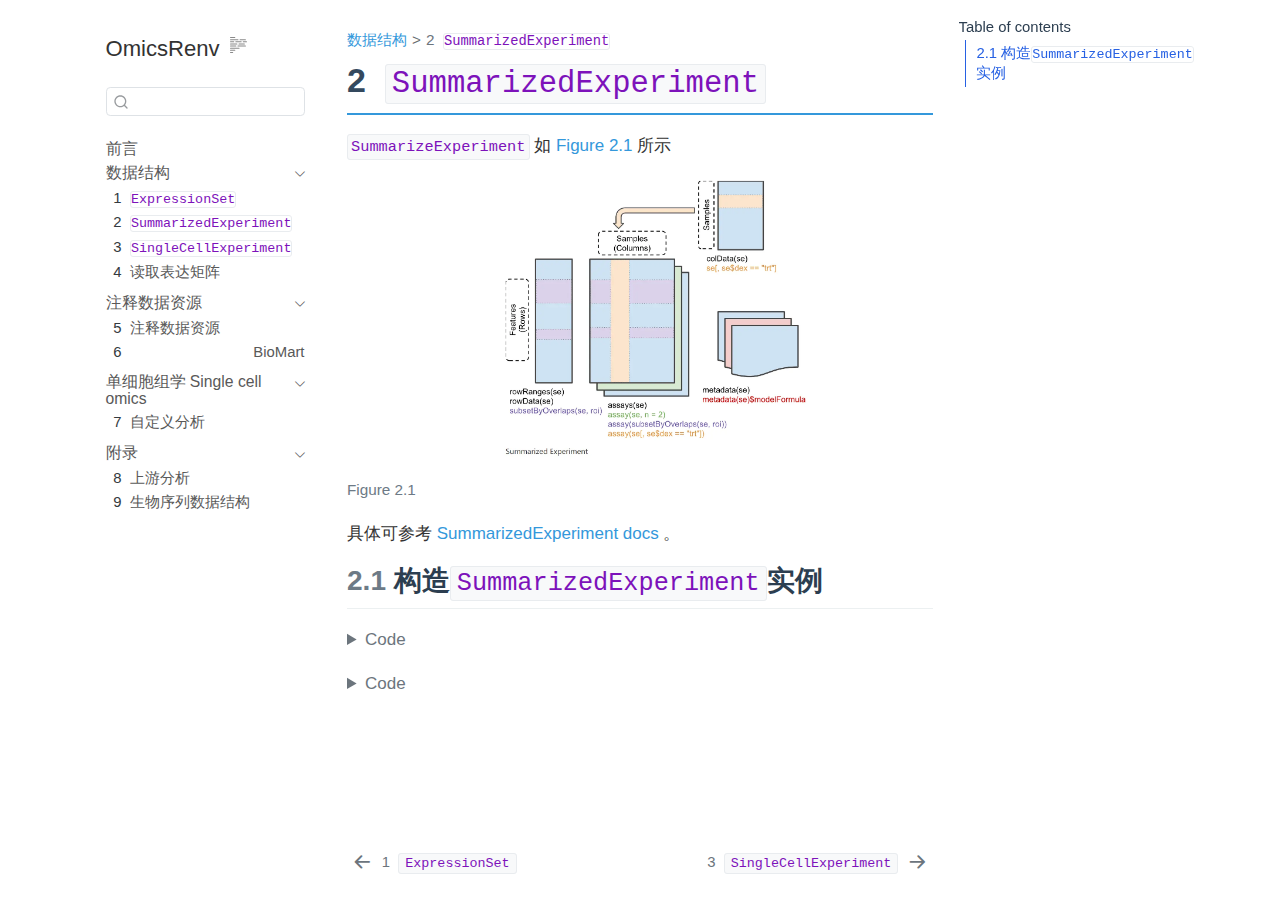
<file: docs/SummarizedExperiment.html>
<!DOCTYPE html>
<html xmlns="http://www.w3.org/1999/xhtml" lang="en" xml:lang="en"><head>

<meta charset="utf-8">
<meta name="generator" content="quarto-1.7.32">

<meta name="viewport" content="width=device-width, initial-scale=1.0, user-scalable=yes">


<title>2&nbsp; SummarizedExperiment – OmicsRenv</title>
<style>
code{white-space: pre-wrap;}
span.smallcaps{font-variant: small-caps;}
div.columns{display: flex; gap: min(4vw, 1.5em);}
div.column{flex: auto; overflow-x: auto;}
div.hanging-indent{margin-left: 1.5em; text-indent: -1.5em;}
ul.task-list{list-style: none;}
ul.task-list li input[type="checkbox"] {
  width: 0.8em;
  margin: 0 0.8em 0.2em -1em; /* quarto-specific, see https://github.com/quarto-dev/quarto-cli/issues/4556 */ 
  vertical-align: middle;
}
/* CSS for syntax highlighting */
html { -webkit-text-size-adjust: 100%; }
pre > code.sourceCode { white-space: pre; position: relative; }
pre > code.sourceCode > span { display: inline-block; line-height: 1.25; }
pre > code.sourceCode > span:empty { height: 1.2em; }
.sourceCode { overflow: visible; }
code.sourceCode > span { color: inherit; text-decoration: inherit; }
div.sourceCode { margin: 1em 0; }
pre.sourceCode { margin: 0; }
@media screen {
div.sourceCode { overflow: auto; }
}
@media print {
pre > code.sourceCode { white-space: pre-wrap; }
pre > code.sourceCode > span { text-indent: -5em; padding-left: 5em; }
}
pre.numberSource code
  { counter-reset: source-line 0; }
pre.numberSource code > span
  { position: relative; left: -4em; counter-increment: source-line; }
pre.numberSource code > span > a:first-child::before
  { content: counter(source-line);
    position: relative; left: -1em; text-align: right; vertical-align: baseline;
    border: none; display: inline-block;
    -webkit-touch-callout: none; -webkit-user-select: none;
    -khtml-user-select: none; -moz-user-select: none;
    -ms-user-select: none; user-select: none;
    padding: 0 4px; width: 4em;
  }
pre.numberSource { margin-left: 3em;  padding-left: 4px; }
div.sourceCode
  {   }
@media screen {
pre > code.sourceCode > span > a:first-child::before { text-decoration: underline; }
}
</style>


<script src="site_libs/quarto-nav/quarto-nav.js"></script>
<script src="site_libs/quarto-nav/headroom.min.js"></script>
<script src="site_libs/clipboard/clipboard.min.js"></script>
<script src="site_libs/quarto-search/autocomplete.umd.js"></script>
<script src="site_libs/quarto-search/fuse.min.js"></script>
<script src="site_libs/quarto-search/quarto-search.js"></script>
<meta name="quarto:offset" content="./">
<link href="./SingleCellExperiment.html" rel="next">
<link href="./ExpressionSet.html" rel="prev">
<script src="site_libs/quarto-html/quarto.js" type="module"></script>
<script src="site_libs/quarto-html/tabsets/tabsets.js" type="module"></script>
<script src="site_libs/quarto-html/popper.min.js"></script>
<script src="site_libs/quarto-html/tippy.umd.min.js"></script>
<script src="site_libs/quarto-html/anchor.min.js"></script>
<link href="site_libs/quarto-html/tippy.css" rel="stylesheet">
<link href="site_libs/quarto-html/quarto-syntax-highlighting-37eea08aefeeee20ff55810ff984fec1.css" rel="stylesheet" id="quarto-text-highlighting-styles">
<script src="site_libs/bootstrap/bootstrap.min.js"></script>
<link href="site_libs/bootstrap/bootstrap-icons.css" rel="stylesheet">
<link href="site_libs/bootstrap/bootstrap-364982630eef5352dd1537128a8ed5cb.min.css" rel="stylesheet" append-hash="true" id="quarto-bootstrap" data-mode="light">
<script id="quarto-search-options" type="application/json">{
  "location": "sidebar",
  "copy-button": false,
  "collapse-after": 3,
  "panel-placement": "start",
  "type": "textbox",
  "limit": 50,
  "keyboard-shortcut": [
    "f",
    "/",
    "s"
  ],
  "show-item-context": false,
  "language": {
    "search-no-results-text": "No results",
    "search-matching-documents-text": "matching documents",
    "search-copy-link-title": "Copy link to search",
    "search-hide-matches-text": "Hide additional matches",
    "search-more-match-text": "more match in this document",
    "search-more-matches-text": "more matches in this document",
    "search-clear-button-title": "Clear",
    "search-text-placeholder": "",
    "search-detached-cancel-button-title": "Cancel",
    "search-submit-button-title": "Submit",
    "search-label": "Search"
  }
}</script>


<link rel="stylesheet" href="styles.css">
</head>

<body class="nav-sidebar floating quarto-light">

<div id="quarto-search-results"></div>
  <header id="quarto-header" class="headroom fixed-top">
  <nav class="quarto-secondary-nav">
    <div class="container-fluid d-flex">
      <button type="button" class="quarto-btn-toggle btn" data-bs-toggle="collapse" role="button" data-bs-target=".quarto-sidebar-collapse-item" aria-controls="quarto-sidebar" aria-expanded="false" aria-label="Toggle sidebar navigation" onclick="if (window.quartoToggleHeadroom) { window.quartoToggleHeadroom(); }">
        <i class="bi bi-layout-text-sidebar-reverse"></i>
      </button>
        <nav class="quarto-page-breadcrumbs" aria-label="breadcrumb"><ol class="breadcrumb"><li class="breadcrumb-item"><a href="./ExpressionSet.html">数据结构</a></li><li class="breadcrumb-item"><a href="./SummarizedExperiment.html"><span class="chapter-number">2</span>&nbsp; <span class="chapter-title"><code>SummarizedExperiment</code></span></a></li></ol></nav>
        <a class="flex-grow-1" role="navigation" data-bs-toggle="collapse" data-bs-target=".quarto-sidebar-collapse-item" aria-controls="quarto-sidebar" aria-expanded="false" aria-label="Toggle sidebar navigation" onclick="if (window.quartoToggleHeadroom) { window.quartoToggleHeadroom(); }">      
        </a>
      <button type="button" class="btn quarto-search-button" aria-label="Search" onclick="window.quartoOpenSearch();">
        <i class="bi bi-search"></i>
      </button>
    </div>
  </nav>
</header>
<!-- content -->
<div id="quarto-content" class="quarto-container page-columns page-rows-contents page-layout-article">
<!-- sidebar -->
  <nav id="quarto-sidebar" class="sidebar collapse collapse-horizontal quarto-sidebar-collapse-item sidebar-navigation floating overflow-auto">
    <div class="pt-lg-2 mt-2 text-left sidebar-header">
    <div class="sidebar-title mb-0 py-0">
      <a href="./">OmicsRenv</a> 
        <div class="sidebar-tools-main">
  <a href="" class="quarto-reader-toggle quarto-navigation-tool px-1" onclick="window.quartoToggleReader(); return false;" title="Toggle reader mode">
  <div class="quarto-reader-toggle-btn">
  <i class="bi"></i>
  </div>
</a>
</div>
    </div>
      </div>
        <div class="mt-2 flex-shrink-0 align-items-center">
        <div class="sidebar-search">
        <div id="quarto-search" class="" title="Search"></div>
        </div>
        </div>
    <div class="sidebar-menu-container"> 
    <ul class="list-unstyled mt-1">
        <li class="sidebar-item">
  <div class="sidebar-item-container"> 
  <a href="./index.html" class="sidebar-item-text sidebar-link">
 <span class="menu-text">前言</span></a>
  </div>
</li>
        <li class="sidebar-item sidebar-item-section">
      <div class="sidebar-item-container"> 
            <a class="sidebar-item-text sidebar-link text-start" data-bs-toggle="collapse" data-bs-target="#quarto-sidebar-section-1" role="navigation" aria-expanded="true">
 <span class="menu-text">数据结构</span></a>
          <a class="sidebar-item-toggle text-start" data-bs-toggle="collapse" data-bs-target="#quarto-sidebar-section-1" role="navigation" aria-expanded="true" aria-label="Toggle section">
            <i class="bi bi-chevron-right ms-2"></i>
          </a> 
      </div>
      <ul id="quarto-sidebar-section-1" class="collapse list-unstyled sidebar-section depth1 show">  
          <li class="sidebar-item">
  <div class="sidebar-item-container"> 
  <a href="./ExpressionSet.html" class="sidebar-item-text sidebar-link">
 <span class="menu-text"><span class="chapter-number">1</span>&nbsp; <span class="chapter-title"><code>ExpressionSet</code></span></span></a>
  </div>
</li>
          <li class="sidebar-item">
  <div class="sidebar-item-container"> 
  <a href="./SummarizedExperiment.html" class="sidebar-item-text sidebar-link active">
 <span class="menu-text"><span class="chapter-number">2</span>&nbsp; <span class="chapter-title"><code>SummarizedExperiment</code></span></span></a>
  </div>
</li>
          <li class="sidebar-item">
  <div class="sidebar-item-container"> 
  <a href="./SingleCellExperiment.html" class="sidebar-item-text sidebar-link">
 <span class="menu-text"><span class="chapter-number">3</span>&nbsp; <span class="chapter-title"><code>SingleCellExperiment</code></span></span></a>
  </div>
</li>
          <li class="sidebar-item">
  <div class="sidebar-item-container"> 
  <a href="./read.html" class="sidebar-item-text sidebar-link">
 <span class="menu-text"><span class="chapter-number">4</span>&nbsp; <span class="chapter-title">读取表达矩阵</span></span></a>
  </div>
</li>
      </ul>
  </li>
        <li class="sidebar-item sidebar-item-section">
      <div class="sidebar-item-container"> 
            <a class="sidebar-item-text sidebar-link text-start" data-bs-toggle="collapse" data-bs-target="#quarto-sidebar-section-2" role="navigation" aria-expanded="true">
 <span class="menu-text">注释数据资源</span></a>
          <a class="sidebar-item-toggle text-start" data-bs-toggle="collapse" data-bs-target="#quarto-sidebar-section-2" role="navigation" aria-expanded="true" aria-label="Toggle section">
            <i class="bi bi-chevron-right ms-2"></i>
          </a> 
      </div>
      <ul id="quarto-sidebar-section-2" class="collapse list-unstyled sidebar-section depth1 show">  
          <li class="sidebar-item">
  <div class="sidebar-item-container"> 
  <a href="./annotation_resources.html" class="sidebar-item-text sidebar-link">
 <span class="menu-text"><span class="chapter-number">5</span>&nbsp; <span class="chapter-title">注释数据资源</span></span></a>
  </div>
</li>
          <li class="sidebar-item">
  <div class="sidebar-item-container"> 
  <a href="./biomaRt.html" class="sidebar-item-text sidebar-link">
 <span class="menu-text"><span class="chapter-number">6</span>&nbsp; <span class="chapter-title"></span></span></a><a href="https://bioconductor.org/packages/release/bioc/html/biomaRt.html">BioMart</a>
  </div>
</li>
      </ul>
  </li>
        <li class="sidebar-item sidebar-item-section">
      <div class="sidebar-item-container"> 
            <a href="./single_cell_omics.html" class="sidebar-item-text sidebar-link">
 <span class="menu-text">单细胞组学 Single cell omics</span></a>
          <a class="sidebar-item-toggle text-start" data-bs-toggle="collapse" data-bs-target="#quarto-sidebar-section-3" role="navigation" aria-expanded="true" aria-label="Toggle section">
            <i class="bi bi-chevron-right ms-2"></i>
          </a> 
      </div>
      <ul id="quarto-sidebar-section-3" class="collapse list-unstyled sidebar-section depth1 show">  
          <li class="sidebar-item">
  <div class="sidebar-item-container"> 
  <a href="./Orchestrating_Single_Cell_Analysis.html" class="sidebar-item-text sidebar-link">
 <span class="menu-text"><span class="chapter-number">7</span>&nbsp; <span class="chapter-title">自定义分析</span></span></a>
  </div>
</li>
      </ul>
  </li>
        <li class="sidebar-item sidebar-item-section">
      <div class="sidebar-item-container"> 
            <a class="sidebar-item-text sidebar-link text-start" data-bs-toggle="collapse" data-bs-target="#quarto-sidebar-section-4" role="navigation" aria-expanded="true">
 <span class="menu-text">附录</span></a>
          <a class="sidebar-item-toggle text-start" data-bs-toggle="collapse" data-bs-target="#quarto-sidebar-section-4" role="navigation" aria-expanded="true" aria-label="Toggle section">
            <i class="bi bi-chevron-right ms-2"></i>
          </a> 
      </div>
      <ul id="quarto-sidebar-section-4" class="collapse list-unstyled sidebar-section depth1 show">  
          <li class="sidebar-item">
  <div class="sidebar-item-container"> 
  <a href="./upstream_analysis.html" class="sidebar-item-text sidebar-link">
 <span class="menu-text"><span class="chapter-number">8</span>&nbsp; <span class="chapter-title">上游分析</span></span></a>
  </div>
</li>
          <li class="sidebar-item">
  <div class="sidebar-item-container"> 
  <a href="./sequence_structure.html" class="sidebar-item-text sidebar-link">
 <span class="menu-text"><span class="chapter-number">9</span>&nbsp; <span class="chapter-title">生物序列数据结构</span></span></a>
  </div>
</li>
      </ul>
  </li>
    </ul>
    </div>
</nav>
<div id="quarto-sidebar-glass" class="quarto-sidebar-collapse-item" data-bs-toggle="collapse" data-bs-target=".quarto-sidebar-collapse-item"></div>
<!-- margin-sidebar -->
    <div id="quarto-margin-sidebar" class="sidebar margin-sidebar">
        <nav id="TOC" role="doc-toc" class="toc-active">
    <h2 id="toc-title">Table of contents</h2>
   
  <ul>
  <li><a href="#构造summarizedexperiment实例" id="toc-构造summarizedexperiment实例" class="nav-link active" data-scroll-target="#构造summarizedexperiment实例"><span class="header-section-number">2.1</span> 构造<code>SummarizedExperiment</code>实例</a></li>
  </ul>
</nav>
    </div>
<!-- main -->
<main class="content" id="quarto-document-content">

<header id="title-block-header" class="quarto-title-block default"><nav class="quarto-page-breadcrumbs quarto-title-breadcrumbs d-none d-lg-block" aria-label="breadcrumb"><ol class="breadcrumb"><li class="breadcrumb-item"><a href="./ExpressionSet.html">数据结构</a></li><li class="breadcrumb-item"><a href="./SummarizedExperiment.html"><span class="chapter-number">2</span>&nbsp; <span class="chapter-title"><code>SummarizedExperiment</code></span></a></li></ol></nav>
<div class="quarto-title">
<h1 class="title"><span class="chapter-number">2</span>&nbsp; <span class="chapter-title"><code>SummarizedExperiment</code></span></h1>
</div>



<div class="quarto-title-meta">

    
  
    
  </div>
  


</header>


<p><code>SummarizeExperiment</code> 如 <a href="#fig-SummarizedExperiment" class="quarto-xref">Figure&nbsp;<span>2.1</span></a> 所示</p>
<div id="fig-SummarizedExperiment" class="quarto-float quarto-figure quarto-figure-center anchored" data-fig-align="center" width="60%">
<figure class="quarto-float quarto-float-fig figure">
<div aria-describedby="fig-SummarizedExperiment-caption-0ceaefa1-69ba-4598-a22c-09a6ac19f8ca">
<img src="images/SummarizedExperiment.webp" id="fig-SummarizedExperiment" class="img-fluid quarto-figure quarto-figure-center anchored figure-img" style="width:60.0%">
</div>
<figcaption class="quarto-float-caption-bottom quarto-float-caption quarto-float-fig quarto-uncaptioned" id="fig-SummarizedExperiment-caption-0ceaefa1-69ba-4598-a22c-09a6ac19f8ca">
Figure&nbsp;2.1
</figcaption>
</figure>
</div>
<p>具体可参考 <a href="https://bioconductor.org/packages/release/bioc/vignettes/SummarizedExperiment/inst/doc/SummarizedExperiment.html">SummarizedExperiment docs</a> 。</p>
<section id="构造summarizedexperiment实例" class="level2" data-number="2.1">
<h2 data-number="2.1" class="anchored" data-anchor-id="构造summarizedexperiment实例"><span class="header-section-number">2.1</span> 构造<code>SummarizedExperiment</code>实例</h2>
<div class="cell">
<details class="code-fold">
<summary>Code</summary>
<div class="sourceCode cell-code" id="cb1"><pre class="sourceCode r code-with-copy"><code class="sourceCode r"><span id="cb1-1"><a href="#cb1-1" aria-hidden="true" tabindex="-1"></a><span class="fu">library</span>(SummarizedExperiment)</span>
<span id="cb1-2"><a href="#cb1-2" aria-hidden="true" tabindex="-1"></a><span class="co"># 计数矩阵</span></span>
<span id="cb1-3"><a href="#cb1-3" aria-hidden="true" tabindex="-1"></a>nrows <span class="ot">&lt;-</span> <span class="dv">200</span></span>
<span id="cb1-4"><a href="#cb1-4" aria-hidden="true" tabindex="-1"></a>ncols <span class="ot">&lt;-</span> <span class="dv">6</span></span>
<span id="cb1-5"><a href="#cb1-5" aria-hidden="true" tabindex="-1"></a>counts <span class="ot">&lt;-</span> <span class="fu">matrix</span>(<span class="fu">runif</span>(nrows <span class="sc">*</span> ncols, <span class="dv">1</span>, <span class="fl">1e4</span>), nrows)</span>
<span id="cb1-6"><a href="#cb1-6" aria-hidden="true" tabindex="-1"></a><span class="fu">head</span>(counts)</span>
<span id="cb1-7"><a href="#cb1-7" aria-hidden="true" tabindex="-1"></a><span class="co">#&gt;          [,1]     [,2]      [,3]     [,4]     [,5]     [,6]</span></span>
<span id="cb1-8"><a href="#cb1-8" aria-hidden="true" tabindex="-1"></a><span class="co">#&gt; [1,] 7034.163 2310.578 7611.7706 7106.106 3401.240 8562.139</span></span>
<span id="cb1-9"><a href="#cb1-9" aria-hidden="true" tabindex="-1"></a><span class="co">#&gt; [2,] 7894.975 9408.041 9169.3042 7406.625 1774.773 3817.866</span></span>
<span id="cb1-10"><a href="#cb1-10" aria-hidden="true" tabindex="-1"></a><span class="co">#&gt; [3,] 8390.560 1034.159 5790.8851 1475.760 8289.487 1436.086</span></span>
<span id="cb1-11"><a href="#cb1-11" aria-hidden="true" tabindex="-1"></a><span class="co">#&gt; [4,] 7062.769 7342.525 8221.8233 8939.928 8079.375 7918.103</span></span>
<span id="cb1-12"><a href="#cb1-12" aria-hidden="true" tabindex="-1"></a><span class="co">#&gt; [5,] 6030.536 9676.907  645.9051 8289.291 7663.242 2179.272</span></span>
<span id="cb1-13"><a href="#cb1-13" aria-hidden="true" tabindex="-1"></a><span class="co">#&gt; [6,] 3506.712 2259.127 6284.7849 7333.359 8997.909 9233.068</span></span>
<span id="cb1-14"><a href="#cb1-14" aria-hidden="true" tabindex="-1"></a></span>
<span id="cb1-15"><a href="#cb1-15" aria-hidden="true" tabindex="-1"></a><span class="co"># 行数据：基因</span></span>
<span id="cb1-16"><a href="#cb1-16" aria-hidden="true" tabindex="-1"></a>rowData <span class="ot">&lt;-</span> <span class="fu">GRanges</span>(<span class="at">seqnames =</span> <span class="fu">rep</span>(<span class="fu">c</span>(<span class="st">"chr1"</span>, <span class="st">"chr2"</span>), <span class="fu">c</span>(<span class="dv">50</span>, <span class="dv">150</span>)),</span>
<span id="cb1-17"><a href="#cb1-17" aria-hidden="true" tabindex="-1"></a>                   <span class="at">ranges =</span> <span class="fu">IRanges</span>(<span class="fu">floor</span>(<span class="fu">runif</span>(<span class="dv">200</span>, <span class="fl">1e5</span>, <span class="fl">1e6</span>)), <span class="at">width=</span><span class="dv">100</span>),</span>
<span id="cb1-18"><a href="#cb1-18" aria-hidden="true" tabindex="-1"></a>                   <span class="at">strand=</span><span class="fu">sample</span>(<span class="fu">c</span>(<span class="st">"+"</span>, <span class="st">"-"</span>), <span class="dv">200</span>, <span class="cn">TRUE</span>),</span>
<span id="cb1-19"><a href="#cb1-19" aria-hidden="true" tabindex="-1"></a>                   <span class="at">gene_id=</span><span class="fu">sprintf</span>(<span class="st">"ID%03d"</span>, <span class="dv">1</span><span class="sc">:</span><span class="dv">200</span>))</span>
<span id="cb1-20"><a href="#cb1-20" aria-hidden="true" tabindex="-1"></a>rowData[<span class="dv">1</span><span class="sc">:</span><span class="dv">6</span>,]</span>
<span id="cb1-21"><a href="#cb1-21" aria-hidden="true" tabindex="-1"></a><span class="co">#&gt; GRanges object with 6 ranges and 1 metadata column:</span></span>
<span id="cb1-22"><a href="#cb1-22" aria-hidden="true" tabindex="-1"></a><span class="co">#&gt;       seqnames        ranges strand |     gene_id</span></span>
<span id="cb1-23"><a href="#cb1-23" aria-hidden="true" tabindex="-1"></a><span class="co">#&gt;          &lt;Rle&gt;     &lt;IRanges&gt;  &lt;Rle&gt; | &lt;character&gt;</span></span>
<span id="cb1-24"><a href="#cb1-24" aria-hidden="true" tabindex="-1"></a><span class="co">#&gt;   [1]     chr1 943268-943367      + |       ID001</span></span>
<span id="cb1-25"><a href="#cb1-25" aria-hidden="true" tabindex="-1"></a><span class="co">#&gt;   [2]     chr1 241225-241324      - |       ID002</span></span>
<span id="cb1-26"><a href="#cb1-26" aria-hidden="true" tabindex="-1"></a><span class="co">#&gt;   [3]     chr1 428423-428522      - |       ID003</span></span>
<span id="cb1-27"><a href="#cb1-27" aria-hidden="true" tabindex="-1"></a><span class="co">#&gt;   [4]     chr1 798412-798511      + |       ID004</span></span>
<span id="cb1-28"><a href="#cb1-28" aria-hidden="true" tabindex="-1"></a><span class="co">#&gt;   [5]     chr1 804531-804630      + |       ID005</span></span>
<span id="cb1-29"><a href="#cb1-29" aria-hidden="true" tabindex="-1"></a><span class="co">#&gt;   [6]     chr1 800571-800670      - |       ID006</span></span>
<span id="cb1-30"><a href="#cb1-30" aria-hidden="true" tabindex="-1"></a><span class="co">#&gt;   -------</span></span>
<span id="cb1-31"><a href="#cb1-31" aria-hidden="true" tabindex="-1"></a><span class="co">#&gt;   seqinfo: 2 sequences from an unspecified genome; no seqlengths</span></span>
<span id="cb1-32"><a href="#cb1-32" aria-hidden="true" tabindex="-1"></a></span>
<span id="cb1-33"><a href="#cb1-33" aria-hidden="true" tabindex="-1"></a></span>
<span id="cb1-34"><a href="#cb1-34" aria-hidden="true" tabindex="-1"></a><span class="co"># 列数据：样本</span></span>
<span id="cb1-35"><a href="#cb1-35" aria-hidden="true" tabindex="-1"></a>colData <span class="ot">&lt;-</span> <span class="fu">DataFrame</span>(<span class="at">Treatment=</span><span class="fu">rep</span>(<span class="fu">c</span>(<span class="st">"ChIP"</span>, <span class="st">"Input"</span>), <span class="dv">3</span>),</span>
<span id="cb1-36"><a href="#cb1-36" aria-hidden="true" tabindex="-1"></a>                     <span class="at">row.names=</span>LETTERS[<span class="dv">1</span><span class="sc">:</span><span class="dv">6</span>])</span>
<span id="cb1-37"><a href="#cb1-37" aria-hidden="true" tabindex="-1"></a>colData</span>
<span id="cb1-38"><a href="#cb1-38" aria-hidden="true" tabindex="-1"></a><span class="co">#&gt; DataFrame with 6 rows and 1 column</span></span>
<span id="cb1-39"><a href="#cb1-39" aria-hidden="true" tabindex="-1"></a><span class="co">#&gt;     Treatment</span></span>
<span id="cb1-40"><a href="#cb1-40" aria-hidden="true" tabindex="-1"></a><span class="co">#&gt;   &lt;character&gt;</span></span>
<span id="cb1-41"><a href="#cb1-41" aria-hidden="true" tabindex="-1"></a><span class="co">#&gt; A        ChIP</span></span>
<span id="cb1-42"><a href="#cb1-42" aria-hidden="true" tabindex="-1"></a><span class="co">#&gt; B       Input</span></span>
<span id="cb1-43"><a href="#cb1-43" aria-hidden="true" tabindex="-1"></a><span class="co">#&gt; C        ChIP</span></span>
<span id="cb1-44"><a href="#cb1-44" aria-hidden="true" tabindex="-1"></a><span class="co">#&gt; D       Input</span></span>
<span id="cb1-45"><a href="#cb1-45" aria-hidden="true" tabindex="-1"></a><span class="co">#&gt; E        ChIP</span></span>
<span id="cb1-46"><a href="#cb1-46" aria-hidden="true" tabindex="-1"></a><span class="co">#&gt; F       Input</span></span>
<span id="cb1-47"><a href="#cb1-47" aria-hidden="true" tabindex="-1"></a><span class="co"># 实验元数据</span></span>
<span id="cb1-48"><a href="#cb1-48" aria-hidden="true" tabindex="-1"></a>metadata <span class="ot">&lt;-</span> <span class="st">"A example of how to create an instance of SummarizedExperiment"</span> </span>
<span id="cb1-49"><a href="#cb1-49" aria-hidden="true" tabindex="-1"></a></span>
<span id="cb1-50"><a href="#cb1-50" aria-hidden="true" tabindex="-1"></a>se <span class="ot">&lt;-</span> <span class="fu">SummarizedExperiment</span>(<span class="at">assays=</span><span class="fu">list</span>(<span class="at">counts=</span>counts),</span>
<span id="cb1-51"><a href="#cb1-51" aria-hidden="true" tabindex="-1"></a>                           <span class="at">rowRanges=</span>rowData, </span>
<span id="cb1-52"><a href="#cb1-52" aria-hidden="true" tabindex="-1"></a>                           <span class="at">colData=</span>colData,</span>
<span id="cb1-53"><a href="#cb1-53" aria-hidden="true" tabindex="-1"></a>                           <span class="at">metadata=</span>metadata)</span>
<span id="cb1-54"><a href="#cb1-54" aria-hidden="true" tabindex="-1"></a>se</span>
<span id="cb1-55"><a href="#cb1-55" aria-hidden="true" tabindex="-1"></a><span class="co">#&gt; class: RangedSummarizedExperiment </span></span>
<span id="cb1-56"><a href="#cb1-56" aria-hidden="true" tabindex="-1"></a><span class="co">#&gt; dim: 200 6 </span></span>
<span id="cb1-57"><a href="#cb1-57" aria-hidden="true" tabindex="-1"></a><span class="co">#&gt; metadata(1): ''</span></span>
<span id="cb1-58"><a href="#cb1-58" aria-hidden="true" tabindex="-1"></a><span class="co">#&gt; assays(1): counts</span></span>
<span id="cb1-59"><a href="#cb1-59" aria-hidden="true" tabindex="-1"></a><span class="co">#&gt; rownames: NULL</span></span>
<span id="cb1-60"><a href="#cb1-60" aria-hidden="true" tabindex="-1"></a><span class="co">#&gt; rowData names(1): gene_id</span></span>
<span id="cb1-61"><a href="#cb1-61" aria-hidden="true" tabindex="-1"></a><span class="co">#&gt; colnames(6): A B ... E F</span></span>
<span id="cb1-62"><a href="#cb1-62" aria-hidden="true" tabindex="-1"></a><span class="co">#&gt; colData names(1): Treatment</span></span></code><button title="Copy to Clipboard" class="code-copy-button"><i class="bi"></i></button></pre></div>
</details>
</div>
<div class="cell">
<details class="code-fold">
<summary>Code</summary>
<div class="sourceCode cell-code" id="cb2"><pre class="sourceCode r code-with-copy"><code class="sourceCode r"><span id="cb2-1"><a href="#cb2-1" aria-hidden="true" tabindex="-1"></a><span class="fu">dim</span>(se)</span>
<span id="cb2-2"><a href="#cb2-2" aria-hidden="true" tabindex="-1"></a><span class="co">#&gt; [1] 200   6</span></span>
<span id="cb2-3"><a href="#cb2-3" aria-hidden="true" tabindex="-1"></a></span>
<span id="cb2-4"><a href="#cb2-4" aria-hidden="true" tabindex="-1"></a>SummarizedExperiment<span class="sc">::</span><span class="fu">assay</span>(se)  <span class="sc">|&gt;</span>  <span class="fu">head</span>()</span>
<span id="cb2-5"><a href="#cb2-5" aria-hidden="true" tabindex="-1"></a><span class="co">#&gt;             A        B         C        D        E        F</span></span>
<span id="cb2-6"><a href="#cb2-6" aria-hidden="true" tabindex="-1"></a><span class="co">#&gt; [1,] 7034.163 2310.578 7611.7706 7106.106 3401.240 8562.139</span></span>
<span id="cb2-7"><a href="#cb2-7" aria-hidden="true" tabindex="-1"></a><span class="co">#&gt; [2,] 7894.975 9408.041 9169.3042 7406.625 1774.773 3817.866</span></span>
<span id="cb2-8"><a href="#cb2-8" aria-hidden="true" tabindex="-1"></a><span class="co">#&gt; [3,] 8390.560 1034.159 5790.8851 1475.760 8289.487 1436.086</span></span>
<span id="cb2-9"><a href="#cb2-9" aria-hidden="true" tabindex="-1"></a><span class="co">#&gt; [4,] 7062.769 7342.525 8221.8233 8939.928 8079.375 7918.103</span></span>
<span id="cb2-10"><a href="#cb2-10" aria-hidden="true" tabindex="-1"></a><span class="co">#&gt; [5,] 6030.536 9676.907  645.9051 8289.291 7663.242 2179.272</span></span>
<span id="cb2-11"><a href="#cb2-11" aria-hidden="true" tabindex="-1"></a><span class="co">#&gt; [6,] 3506.712 2259.127 6284.7849 7333.359 8997.909 9233.068</span></span>
<span id="cb2-12"><a href="#cb2-12" aria-hidden="true" tabindex="-1"></a>SummarizedExperiment<span class="sc">::</span><span class="fu">rowData</span>(se)</span>
<span id="cb2-13"><a href="#cb2-13" aria-hidden="true" tabindex="-1"></a><span class="co">#&gt; DataFrame with 200 rows and 1 column</span></span>
<span id="cb2-14"><a href="#cb2-14" aria-hidden="true" tabindex="-1"></a><span class="co">#&gt;         gene_id</span></span>
<span id="cb2-15"><a href="#cb2-15" aria-hidden="true" tabindex="-1"></a><span class="co">#&gt;     &lt;character&gt;</span></span>
<span id="cb2-16"><a href="#cb2-16" aria-hidden="true" tabindex="-1"></a><span class="co">#&gt; 1         ID001</span></span>
<span id="cb2-17"><a href="#cb2-17" aria-hidden="true" tabindex="-1"></a><span class="co">#&gt; 2         ID002</span></span>
<span id="cb2-18"><a href="#cb2-18" aria-hidden="true" tabindex="-1"></a><span class="co">#&gt; 3         ID003</span></span>
<span id="cb2-19"><a href="#cb2-19" aria-hidden="true" tabindex="-1"></a><span class="co">#&gt; 4         ID004</span></span>
<span id="cb2-20"><a href="#cb2-20" aria-hidden="true" tabindex="-1"></a><span class="co">#&gt; 5         ID005</span></span>
<span id="cb2-21"><a href="#cb2-21" aria-hidden="true" tabindex="-1"></a><span class="co">#&gt; ...         ...</span></span>
<span id="cb2-22"><a href="#cb2-22" aria-hidden="true" tabindex="-1"></a><span class="co">#&gt; 196       ID196</span></span>
<span id="cb2-23"><a href="#cb2-23" aria-hidden="true" tabindex="-1"></a><span class="co">#&gt; 197       ID197</span></span>
<span id="cb2-24"><a href="#cb2-24" aria-hidden="true" tabindex="-1"></a><span class="co">#&gt; 198       ID198</span></span>
<span id="cb2-25"><a href="#cb2-25" aria-hidden="true" tabindex="-1"></a><span class="co">#&gt; 199       ID199</span></span>
<span id="cb2-26"><a href="#cb2-26" aria-hidden="true" tabindex="-1"></a><span class="co">#&gt; 200       ID200</span></span>
<span id="cb2-27"><a href="#cb2-27" aria-hidden="true" tabindex="-1"></a>SummarizedExperiment<span class="sc">::</span><span class="fu">rowRanges</span>(se)</span>
<span id="cb2-28"><a href="#cb2-28" aria-hidden="true" tabindex="-1"></a><span class="co">#&gt; GRanges object with 200 ranges and 1 metadata column:</span></span>
<span id="cb2-29"><a href="#cb2-29" aria-hidden="true" tabindex="-1"></a><span class="co">#&gt;         seqnames        ranges strand |     gene_id</span></span>
<span id="cb2-30"><a href="#cb2-30" aria-hidden="true" tabindex="-1"></a><span class="co">#&gt;            &lt;Rle&gt;     &lt;IRanges&gt;  &lt;Rle&gt; | &lt;character&gt;</span></span>
<span id="cb2-31"><a href="#cb2-31" aria-hidden="true" tabindex="-1"></a><span class="co">#&gt;     [1]     chr1 943268-943367      + |       ID001</span></span>
<span id="cb2-32"><a href="#cb2-32" aria-hidden="true" tabindex="-1"></a><span class="co">#&gt;     [2]     chr1 241225-241324      - |       ID002</span></span>
<span id="cb2-33"><a href="#cb2-33" aria-hidden="true" tabindex="-1"></a><span class="co">#&gt;     [3]     chr1 428423-428522      - |       ID003</span></span>
<span id="cb2-34"><a href="#cb2-34" aria-hidden="true" tabindex="-1"></a><span class="co">#&gt;     [4]     chr1 798412-798511      + |       ID004</span></span>
<span id="cb2-35"><a href="#cb2-35" aria-hidden="true" tabindex="-1"></a><span class="co">#&gt;     [5]     chr1 804531-804630      + |       ID005</span></span>
<span id="cb2-36"><a href="#cb2-36" aria-hidden="true" tabindex="-1"></a><span class="co">#&gt;     ...      ...           ...    ... .         ...</span></span>
<span id="cb2-37"><a href="#cb2-37" aria-hidden="true" tabindex="-1"></a><span class="co">#&gt;   [196]     chr2 906164-906263      + |       ID196</span></span>
<span id="cb2-38"><a href="#cb2-38" aria-hidden="true" tabindex="-1"></a><span class="co">#&gt;   [197]     chr2 985324-985423      - |       ID197</span></span>
<span id="cb2-39"><a href="#cb2-39" aria-hidden="true" tabindex="-1"></a><span class="co">#&gt;   [198]     chr2 946656-946755      + |       ID198</span></span>
<span id="cb2-40"><a href="#cb2-40" aria-hidden="true" tabindex="-1"></a><span class="co">#&gt;   [199]     chr2 634615-634714      - |       ID199</span></span>
<span id="cb2-41"><a href="#cb2-41" aria-hidden="true" tabindex="-1"></a><span class="co">#&gt;   [200]     chr2 496786-496885      + |       ID200</span></span>
<span id="cb2-42"><a href="#cb2-42" aria-hidden="true" tabindex="-1"></a><span class="co">#&gt;   -------</span></span>
<span id="cb2-43"><a href="#cb2-43" aria-hidden="true" tabindex="-1"></a><span class="co">#&gt;   seqinfo: 2 sequences from an unspecified genome; no seqlengths</span></span>
<span id="cb2-44"><a href="#cb2-44" aria-hidden="true" tabindex="-1"></a>SummarizedExperiment<span class="sc">::</span><span class="fu">colData</span>(se)</span>
<span id="cb2-45"><a href="#cb2-45" aria-hidden="true" tabindex="-1"></a><span class="co">#&gt; DataFrame with 6 rows and 1 column</span></span>
<span id="cb2-46"><a href="#cb2-46" aria-hidden="true" tabindex="-1"></a><span class="co">#&gt;     Treatment</span></span>
<span id="cb2-47"><a href="#cb2-47" aria-hidden="true" tabindex="-1"></a><span class="co">#&gt;   &lt;character&gt;</span></span>
<span id="cb2-48"><a href="#cb2-48" aria-hidden="true" tabindex="-1"></a><span class="co">#&gt; A        ChIP</span></span>
<span id="cb2-49"><a href="#cb2-49" aria-hidden="true" tabindex="-1"></a><span class="co">#&gt; B       Input</span></span>
<span id="cb2-50"><a href="#cb2-50" aria-hidden="true" tabindex="-1"></a><span class="co">#&gt; C        ChIP</span></span>
<span id="cb2-51"><a href="#cb2-51" aria-hidden="true" tabindex="-1"></a><span class="co">#&gt; D       Input</span></span>
<span id="cb2-52"><a href="#cb2-52" aria-hidden="true" tabindex="-1"></a><span class="co">#&gt; E        ChIP</span></span>
<span id="cb2-53"><a href="#cb2-53" aria-hidden="true" tabindex="-1"></a><span class="co">#&gt; F       Input</span></span></code><button title="Copy to Clipboard" class="code-copy-button"><i class="bi"></i></button></pre></div>
</details>
</div>


</section>

</main> <!-- /main -->
<script id="quarto-html-after-body" type="application/javascript">
  window.document.addEventListener("DOMContentLoaded", function (event) {
    const icon = "";
    const anchorJS = new window.AnchorJS();
    anchorJS.options = {
      placement: 'right',
      icon: icon
    };
    anchorJS.add('.anchored');
    const isCodeAnnotation = (el) => {
      for (const clz of el.classList) {
        if (clz.startsWith('code-annotation-')) {                     
          return true;
        }
      }
      return false;
    }
    const onCopySuccess = function(e) {
      // button target
      const button = e.trigger;
      // don't keep focus
      button.blur();
      // flash "checked"
      button.classList.add('code-copy-button-checked');
      var currentTitle = button.getAttribute("title");
      button.setAttribute("title", "Copied!");
      let tooltip;
      if (window.bootstrap) {
        button.setAttribute("data-bs-toggle", "tooltip");
        button.setAttribute("data-bs-placement", "left");
        button.setAttribute("data-bs-title", "Copied!");
        tooltip = new bootstrap.Tooltip(button, 
          { trigger: "manual", 
            customClass: "code-copy-button-tooltip",
            offset: [0, -8]});
        tooltip.show();    
      }
      setTimeout(function() {
        if (tooltip) {
          tooltip.hide();
          button.removeAttribute("data-bs-title");
          button.removeAttribute("data-bs-toggle");
          button.removeAttribute("data-bs-placement");
        }
        button.setAttribute("title", currentTitle);
        button.classList.remove('code-copy-button-checked');
      }, 1000);
      // clear code selection
      e.clearSelection();
    }
    const getTextToCopy = function(trigger) {
        const codeEl = trigger.previousElementSibling.cloneNode(true);
        for (const childEl of codeEl.children) {
          if (isCodeAnnotation(childEl)) {
            childEl.remove();
          }
        }
        return codeEl.innerText;
    }
    const clipboard = new window.ClipboardJS('.code-copy-button:not([data-in-quarto-modal])', {
      text: getTextToCopy
    });
    clipboard.on('success', onCopySuccess);
    if (window.document.getElementById('quarto-embedded-source-code-modal')) {
      const clipboardModal = new window.ClipboardJS('.code-copy-button[data-in-quarto-modal]', {
        text: getTextToCopy,
        container: window.document.getElementById('quarto-embedded-source-code-modal')
      });
      clipboardModal.on('success', onCopySuccess);
    }
      var localhostRegex = new RegExp(/^(?:http|https):\/\/localhost\:?[0-9]*\//);
      var mailtoRegex = new RegExp(/^mailto:/);
        var filterRegex = new RegExp('/' + window.location.host + '/');
      var isInternal = (href) => {
          return filterRegex.test(href) || localhostRegex.test(href) || mailtoRegex.test(href);
      }
      // Inspect non-navigation links and adorn them if external
     var links = window.document.querySelectorAll('a[href]:not(.nav-link):not(.navbar-brand):not(.toc-action):not(.sidebar-link):not(.sidebar-item-toggle):not(.pagination-link):not(.no-external):not([aria-hidden]):not(.dropdown-item):not(.quarto-navigation-tool):not(.about-link)');
      for (var i=0; i<links.length; i++) {
        const link = links[i];
        if (!isInternal(link.href)) {
          // undo the damage that might have been done by quarto-nav.js in the case of
          // links that we want to consider external
          if (link.dataset.originalHref !== undefined) {
            link.href = link.dataset.originalHref;
          }
        }
      }
    function tippyHover(el, contentFn, onTriggerFn, onUntriggerFn) {
      const config = {
        allowHTML: true,
        maxWidth: 500,
        delay: 100,
        arrow: false,
        appendTo: function(el) {
            return el.parentElement;
        },
        interactive: true,
        interactiveBorder: 10,
        theme: 'quarto',
        placement: 'bottom-start',
      };
      if (contentFn) {
        config.content = contentFn;
      }
      if (onTriggerFn) {
        config.onTrigger = onTriggerFn;
      }
      if (onUntriggerFn) {
        config.onUntrigger = onUntriggerFn;
      }
      window.tippy(el, config); 
    }
    const noterefs = window.document.querySelectorAll('a[role="doc-noteref"]');
    for (var i=0; i<noterefs.length; i++) {
      const ref = noterefs[i];
      tippyHover(ref, function() {
        // use id or data attribute instead here
        let href = ref.getAttribute('data-footnote-href') || ref.getAttribute('href');
        try { href = new URL(href).hash; } catch {}
        const id = href.replace(/^#\/?/, "");
        const note = window.document.getElementById(id);
        if (note) {
          return note.innerHTML;
        } else {
          return "";
        }
      });
    }
    const xrefs = window.document.querySelectorAll('a.quarto-xref');
    const processXRef = (id, note) => {
      // Strip column container classes
      const stripColumnClz = (el) => {
        el.classList.remove("page-full", "page-columns");
        if (el.children) {
          for (const child of el.children) {
            stripColumnClz(child);
          }
        }
      }
      stripColumnClz(note)
      if (id === null || id.startsWith('sec-')) {
        // Special case sections, only their first couple elements
        const container = document.createElement("div");
        if (note.children && note.children.length > 2) {
          container.appendChild(note.children[0].cloneNode(true));
          for (let i = 1; i < note.children.length; i++) {
            const child = note.children[i];
            if (child.tagName === "P" && child.innerText === "") {
              continue;
            } else {
              container.appendChild(child.cloneNode(true));
              break;
            }
          }
          if (window.Quarto?.typesetMath) {
            window.Quarto.typesetMath(container);
          }
          return container.innerHTML
        } else {
          if (window.Quarto?.typesetMath) {
            window.Quarto.typesetMath(note);
          }
          return note.innerHTML;
        }
      } else {
        // Remove any anchor links if they are present
        const anchorLink = note.querySelector('a.anchorjs-link');
        if (anchorLink) {
          anchorLink.remove();
        }
        if (window.Quarto?.typesetMath) {
          window.Quarto.typesetMath(note);
        }
        if (note.classList.contains("callout")) {
          return note.outerHTML;
        } else {
          return note.innerHTML;
        }
      }
    }
    for (var i=0; i<xrefs.length; i++) {
      const xref = xrefs[i];
      tippyHover(xref, undefined, function(instance) {
        instance.disable();
        let url = xref.getAttribute('href');
        let hash = undefined; 
        if (url.startsWith('#')) {
          hash = url;
        } else {
          try { hash = new URL(url).hash; } catch {}
        }
        if (hash) {
          const id = hash.replace(/^#\/?/, "");
          const note = window.document.getElementById(id);
          if (note !== null) {
            try {
              const html = processXRef(id, note.cloneNode(true));
              instance.setContent(html);
            } finally {
              instance.enable();
              instance.show();
            }
          } else {
            // See if we can fetch this
            fetch(url.split('#')[0])
            .then(res => res.text())
            .then(html => {
              const parser = new DOMParser();
              const htmlDoc = parser.parseFromString(html, "text/html");
              const note = htmlDoc.getElementById(id);
              if (note !== null) {
                const html = processXRef(id, note);
                instance.setContent(html);
              } 
            }).finally(() => {
              instance.enable();
              instance.show();
            });
          }
        } else {
          // See if we can fetch a full url (with no hash to target)
          // This is a special case and we should probably do some content thinning / targeting
          fetch(url)
          .then(res => res.text())
          .then(html => {
            const parser = new DOMParser();
            const htmlDoc = parser.parseFromString(html, "text/html");
            const note = htmlDoc.querySelector('main.content');
            if (note !== null) {
              // This should only happen for chapter cross references
              // (since there is no id in the URL)
              // remove the first header
              if (note.children.length > 0 && note.children[0].tagName === "HEADER") {
                note.children[0].remove();
              }
              const html = processXRef(null, note);
              instance.setContent(html);
            } 
          }).finally(() => {
            instance.enable();
            instance.show();
          });
        }
      }, function(instance) {
      });
    }
        let selectedAnnoteEl;
        const selectorForAnnotation = ( cell, annotation) => {
          let cellAttr = 'data-code-cell="' + cell + '"';
          let lineAttr = 'data-code-annotation="' +  annotation + '"';
          const selector = 'span[' + cellAttr + '][' + lineAttr + ']';
          return selector;
        }
        const selectCodeLines = (annoteEl) => {
          const doc = window.document;
          const targetCell = annoteEl.getAttribute("data-target-cell");
          const targetAnnotation = annoteEl.getAttribute("data-target-annotation");
          const annoteSpan = window.document.querySelector(selectorForAnnotation(targetCell, targetAnnotation));
          const lines = annoteSpan.getAttribute("data-code-lines").split(",");
          const lineIds = lines.map((line) => {
            return targetCell + "-" + line;
          })
          let top = null;
          let height = null;
          let parent = null;
          if (lineIds.length > 0) {
              //compute the position of the single el (top and bottom and make a div)
              const el = window.document.getElementById(lineIds[0]);
              top = el.offsetTop;
              height = el.offsetHeight;
              parent = el.parentElement.parentElement;
            if (lineIds.length > 1) {
              const lastEl = window.document.getElementById(lineIds[lineIds.length - 1]);
              const bottom = lastEl.offsetTop + lastEl.offsetHeight;
              height = bottom - top;
            }
            if (top !== null && height !== null && parent !== null) {
              // cook up a div (if necessary) and position it 
              let div = window.document.getElementById("code-annotation-line-highlight");
              if (div === null) {
                div = window.document.createElement("div");
                div.setAttribute("id", "code-annotation-line-highlight");
                div.style.position = 'absolute';
                parent.appendChild(div);
              }
              div.style.top = top - 2 + "px";
              div.style.height = height + 4 + "px";
              div.style.left = 0;
              let gutterDiv = window.document.getElementById("code-annotation-line-highlight-gutter");
              if (gutterDiv === null) {
                gutterDiv = window.document.createElement("div");
                gutterDiv.setAttribute("id", "code-annotation-line-highlight-gutter");
                gutterDiv.style.position = 'absolute';
                const codeCell = window.document.getElementById(targetCell);
                const gutter = codeCell.querySelector('.code-annotation-gutter');
                gutter.appendChild(gutterDiv);
              }
              gutterDiv.style.top = top - 2 + "px";
              gutterDiv.style.height = height + 4 + "px";
            }
            selectedAnnoteEl = annoteEl;
          }
        };
        const unselectCodeLines = () => {
          const elementsIds = ["code-annotation-line-highlight", "code-annotation-line-highlight-gutter"];
          elementsIds.forEach((elId) => {
            const div = window.document.getElementById(elId);
            if (div) {
              div.remove();
            }
          });
          selectedAnnoteEl = undefined;
        };
          // Handle positioning of the toggle
      window.addEventListener(
        "resize",
        throttle(() => {
          elRect = undefined;
          if (selectedAnnoteEl) {
            selectCodeLines(selectedAnnoteEl);
          }
        }, 10)
      );
      function throttle(fn, ms) {
      let throttle = false;
      let timer;
        return (...args) => {
          if(!throttle) { // first call gets through
              fn.apply(this, args);
              throttle = true;
          } else { // all the others get throttled
              if(timer) clearTimeout(timer); // cancel #2
              timer = setTimeout(() => {
                fn.apply(this, args);
                timer = throttle = false;
              }, ms);
          }
        };
      }
        // Attach click handler to the DT
        const annoteDls = window.document.querySelectorAll('dt[data-target-cell]');
        for (const annoteDlNode of annoteDls) {
          annoteDlNode.addEventListener('click', (event) => {
            const clickedEl = event.target;
            if (clickedEl !== selectedAnnoteEl) {
              unselectCodeLines();
              const activeEl = window.document.querySelector('dt[data-target-cell].code-annotation-active');
              if (activeEl) {
                activeEl.classList.remove('code-annotation-active');
              }
              selectCodeLines(clickedEl);
              clickedEl.classList.add('code-annotation-active');
            } else {
              // Unselect the line
              unselectCodeLines();
              clickedEl.classList.remove('code-annotation-active');
            }
          });
        }
    const findCites = (el) => {
      const parentEl = el.parentElement;
      if (parentEl) {
        const cites = parentEl.dataset.cites;
        if (cites) {
          return {
            el,
            cites: cites.split(' ')
          };
        } else {
          return findCites(el.parentElement)
        }
      } else {
        return undefined;
      }
    };
    var bibliorefs = window.document.querySelectorAll('a[role="doc-biblioref"]');
    for (var i=0; i<bibliorefs.length; i++) {
      const ref = bibliorefs[i];
      const citeInfo = findCites(ref);
      if (citeInfo) {
        tippyHover(citeInfo.el, function() {
          var popup = window.document.createElement('div');
          citeInfo.cites.forEach(function(cite) {
            var citeDiv = window.document.createElement('div');
            citeDiv.classList.add('hanging-indent');
            citeDiv.classList.add('csl-entry');
            var biblioDiv = window.document.getElementById('ref-' + cite);
            if (biblioDiv) {
              citeDiv.innerHTML = biblioDiv.innerHTML;
            }
            popup.appendChild(citeDiv);
          });
          return popup.innerHTML;
        });
      }
    }
  });
  </script>
<nav class="page-navigation">
  <div class="nav-page nav-page-previous">
      <a href="./ExpressionSet.html" class="pagination-link" aria-label="`ExpressionSet`">
        <i class="bi bi-arrow-left-short"></i> <span class="nav-page-text"><span class="chapter-number">1</span>&nbsp; <span class="chapter-title"><code>ExpressionSet</code></span></span>
      </a>          
  </div>
  <div class="nav-page nav-page-next">
      <a href="./SingleCellExperiment.html" class="pagination-link" aria-label="`SingleCellExperiment`">
        <span class="nav-page-text"><span class="chapter-number">3</span>&nbsp; <span class="chapter-title"><code>SingleCellExperiment</code></span></span> <i class="bi bi-arrow-right-short"></i>
      </a>
  </div>
</nav>
</div> <!-- /content -->




</body></html>
</file>
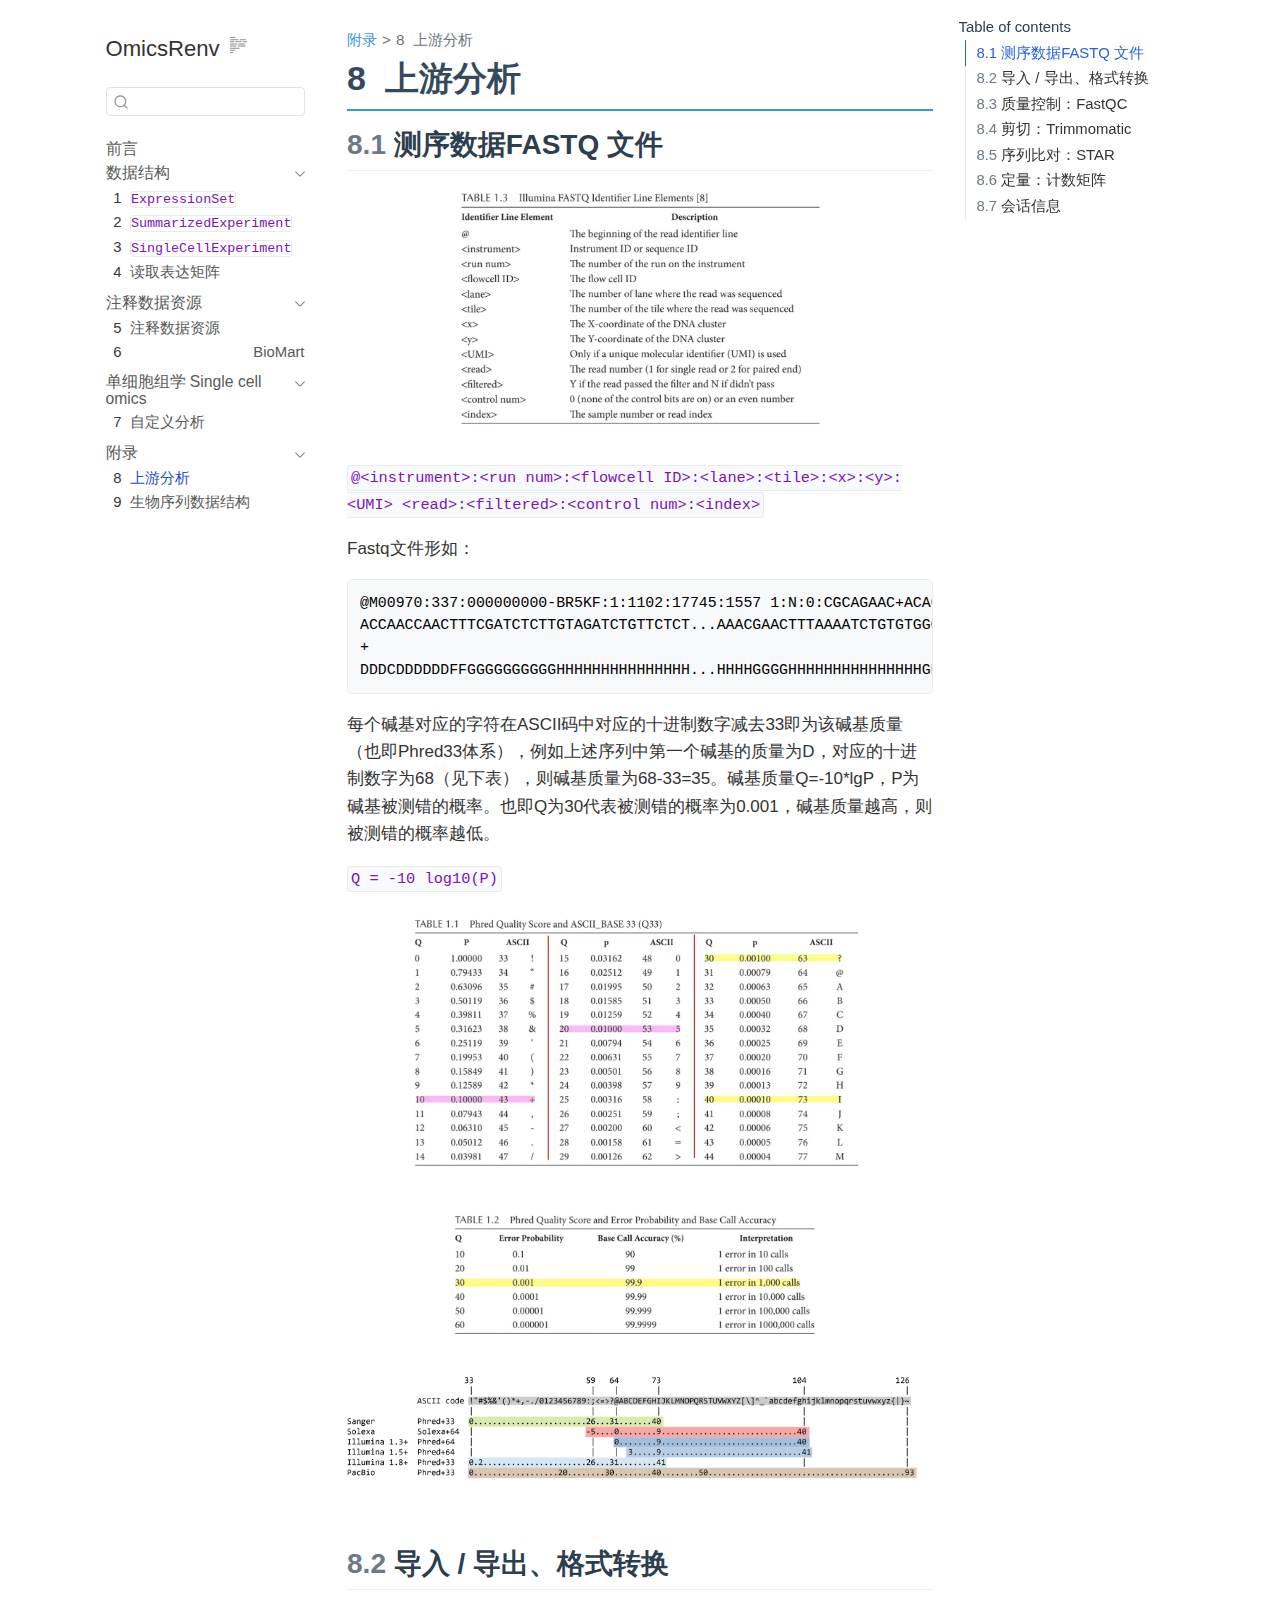
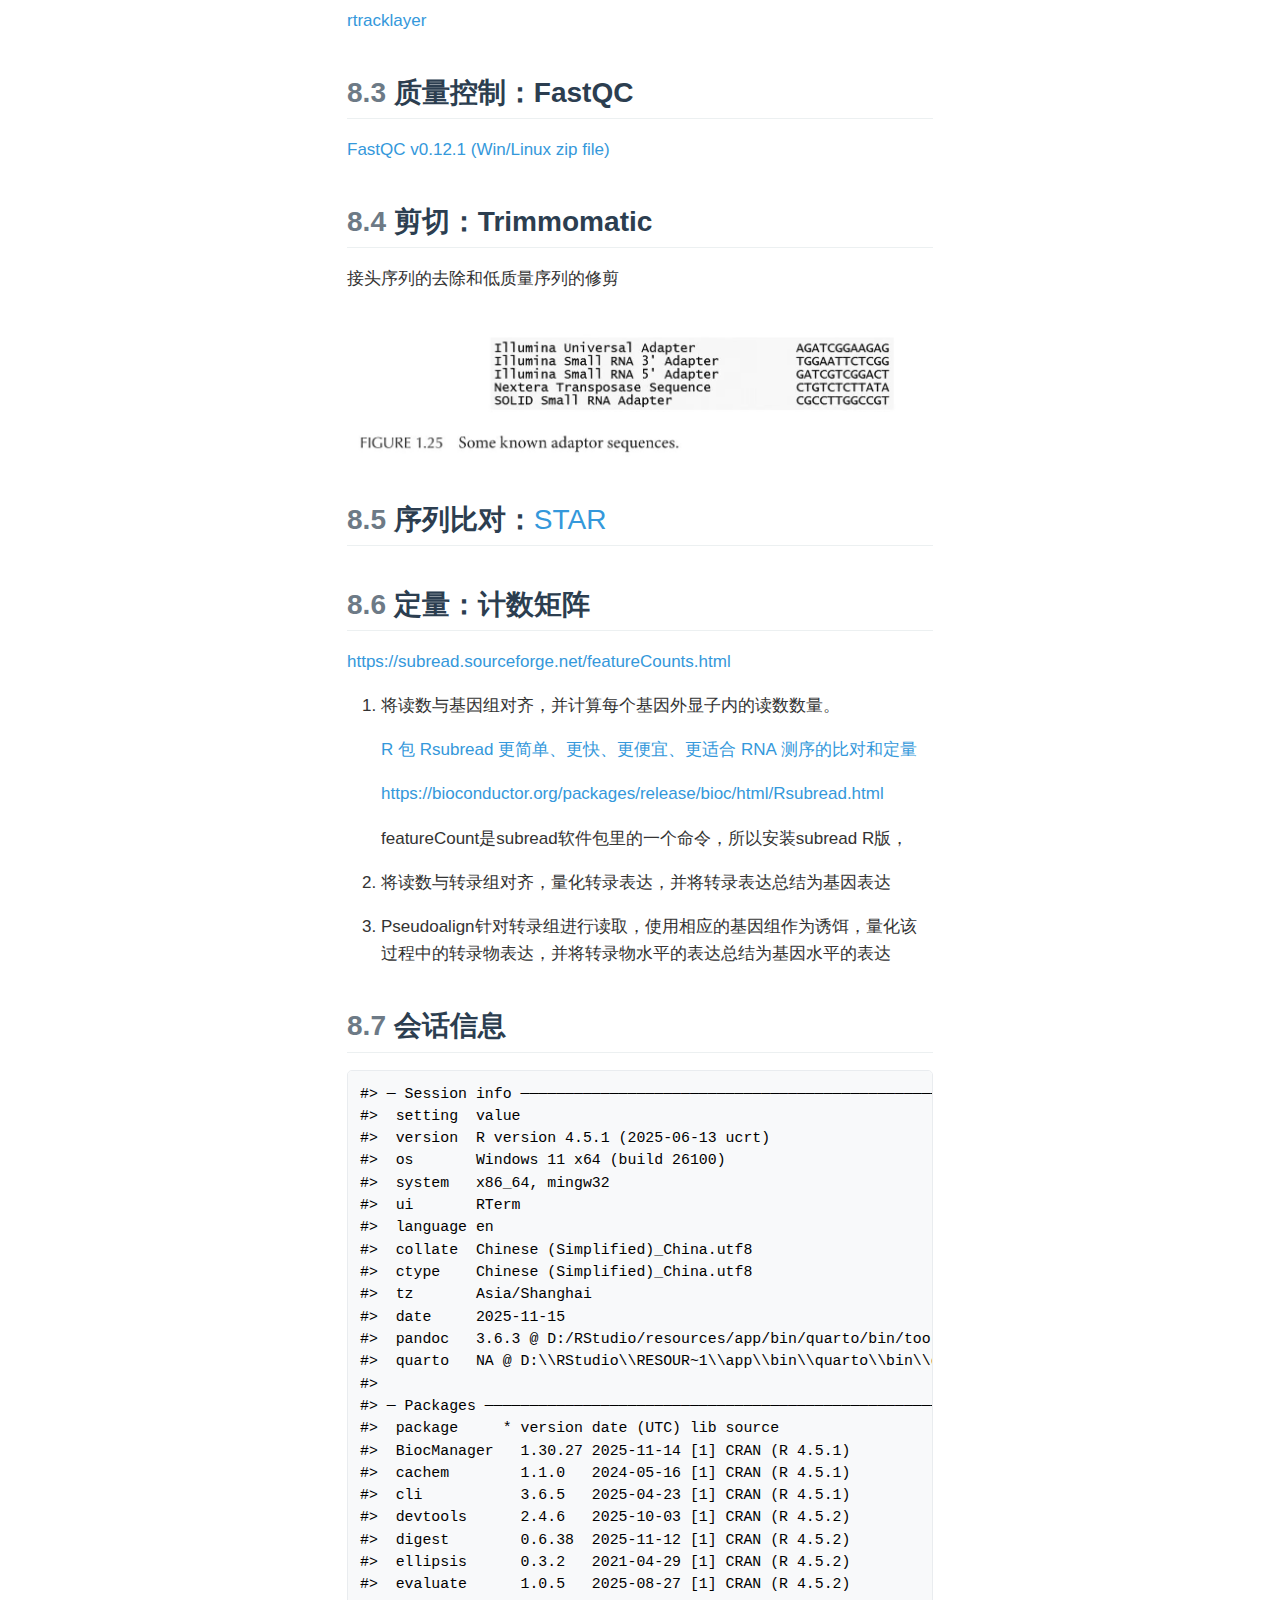
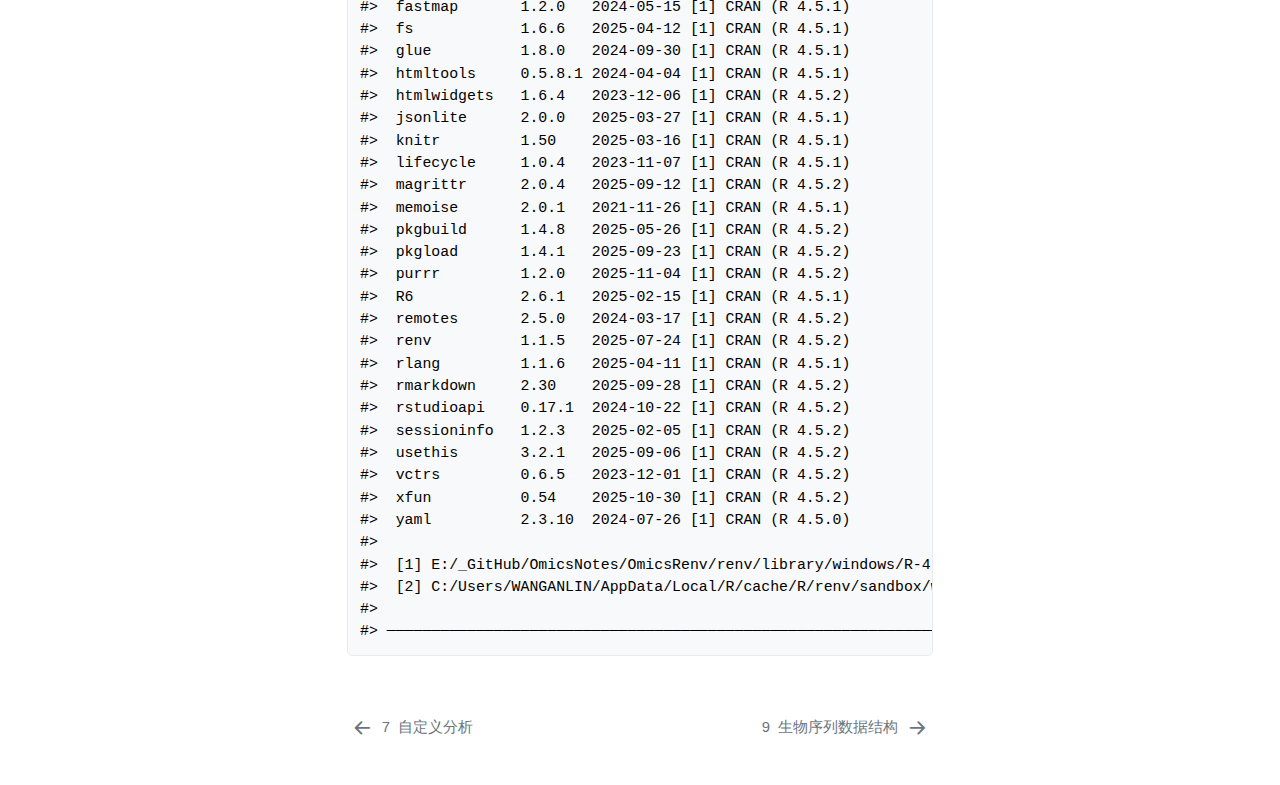
<file: docs/upstream_analysis.html>
<!DOCTYPE html>
<html xmlns="http://www.w3.org/1999/xhtml" lang="en" xml:lang="en"><head>

<meta charset="utf-8">
<meta name="generator" content="quarto-1.7.32">

<meta name="viewport" content="width=device-width, initial-scale=1.0, user-scalable=yes">


<title>8&nbsp; 上游分析 – OmicsRenv</title>
<style>
code{white-space: pre-wrap;}
span.smallcaps{font-variant: small-caps;}
div.columns{display: flex; gap: min(4vw, 1.5em);}
div.column{flex: auto; overflow-x: auto;}
div.hanging-indent{margin-left: 1.5em; text-indent: -1.5em;}
ul.task-list{list-style: none;}
ul.task-list li input[type="checkbox"] {
  width: 0.8em;
  margin: 0 0.8em 0.2em -1em; /* quarto-specific, see https://github.com/quarto-dev/quarto-cli/issues/4556 */ 
  vertical-align: middle;
}
</style>


<script src="site_libs/quarto-nav/quarto-nav.js"></script>
<script src="site_libs/quarto-nav/headroom.min.js"></script>
<script src="site_libs/clipboard/clipboard.min.js"></script>
<script src="site_libs/quarto-search/autocomplete.umd.js"></script>
<script src="site_libs/quarto-search/fuse.min.js"></script>
<script src="site_libs/quarto-search/quarto-search.js"></script>
<meta name="quarto:offset" content="./">
<link href="./sequence_structure.html" rel="next">
<link href="./Orchestrating_Single_Cell_Analysis.html" rel="prev">
<script src="site_libs/quarto-html/quarto.js" type="module"></script>
<script src="site_libs/quarto-html/tabsets/tabsets.js" type="module"></script>
<script src="site_libs/quarto-html/popper.min.js"></script>
<script src="site_libs/quarto-html/tippy.umd.min.js"></script>
<script src="site_libs/quarto-html/anchor.min.js"></script>
<link href="site_libs/quarto-html/tippy.css" rel="stylesheet">
<link href="site_libs/quarto-html/quarto-syntax-highlighting-37eea08aefeeee20ff55810ff984fec1.css" rel="stylesheet" id="quarto-text-highlighting-styles">
<script src="site_libs/bootstrap/bootstrap.min.js"></script>
<link href="site_libs/bootstrap/bootstrap-icons.css" rel="stylesheet">
<link href="site_libs/bootstrap/bootstrap-364982630eef5352dd1537128a8ed5cb.min.css" rel="stylesheet" append-hash="true" id="quarto-bootstrap" data-mode="light">
<script id="quarto-search-options" type="application/json">{
  "location": "sidebar",
  "copy-button": false,
  "collapse-after": 3,
  "panel-placement": "start",
  "type": "textbox",
  "limit": 50,
  "keyboard-shortcut": [
    "f",
    "/",
    "s"
  ],
  "show-item-context": false,
  "language": {
    "search-no-results-text": "No results",
    "search-matching-documents-text": "matching documents",
    "search-copy-link-title": "Copy link to search",
    "search-hide-matches-text": "Hide additional matches",
    "search-more-match-text": "more match in this document",
    "search-more-matches-text": "more matches in this document",
    "search-clear-button-title": "Clear",
    "search-text-placeholder": "",
    "search-detached-cancel-button-title": "Cancel",
    "search-submit-button-title": "Submit",
    "search-label": "Search"
  }
}</script>


<link rel="stylesheet" href="styles.css">
</head>

<body class="nav-sidebar floating quarto-light">

<div id="quarto-search-results"></div>
  <header id="quarto-header" class="headroom fixed-top">
  <nav class="quarto-secondary-nav">
    <div class="container-fluid d-flex">
      <button type="button" class="quarto-btn-toggle btn" data-bs-toggle="collapse" role="button" data-bs-target=".quarto-sidebar-collapse-item" aria-controls="quarto-sidebar" aria-expanded="false" aria-label="Toggle sidebar navigation" onclick="if (window.quartoToggleHeadroom) { window.quartoToggleHeadroom(); }">
        <i class="bi bi-layout-text-sidebar-reverse"></i>
      </button>
        <nav class="quarto-page-breadcrumbs" aria-label="breadcrumb"><ol class="breadcrumb"><li class="breadcrumb-item"><a href="./upstream_analysis.html">附录</a></li><li class="breadcrumb-item"><a href="./upstream_analysis.html"><span class="chapter-number">8</span>&nbsp; <span class="chapter-title">上游分析</span></a></li></ol></nav>
        <a class="flex-grow-1" role="navigation" data-bs-toggle="collapse" data-bs-target=".quarto-sidebar-collapse-item" aria-controls="quarto-sidebar" aria-expanded="false" aria-label="Toggle sidebar navigation" onclick="if (window.quartoToggleHeadroom) { window.quartoToggleHeadroom(); }">      
        </a>
      <button type="button" class="btn quarto-search-button" aria-label="Search" onclick="window.quartoOpenSearch();">
        <i class="bi bi-search"></i>
      </button>
    </div>
  </nav>
</header>
<!-- content -->
<div id="quarto-content" class="quarto-container page-columns page-rows-contents page-layout-article">
<!-- sidebar -->
  <nav id="quarto-sidebar" class="sidebar collapse collapse-horizontal quarto-sidebar-collapse-item sidebar-navigation floating overflow-auto">
    <div class="pt-lg-2 mt-2 text-left sidebar-header">
    <div class="sidebar-title mb-0 py-0">
      <a href="./">OmicsRenv</a> 
        <div class="sidebar-tools-main">
  <a href="" class="quarto-reader-toggle quarto-navigation-tool px-1" onclick="window.quartoToggleReader(); return false;" title="Toggle reader mode">
  <div class="quarto-reader-toggle-btn">
  <i class="bi"></i>
  </div>
</a>
</div>
    </div>
      </div>
        <div class="mt-2 flex-shrink-0 align-items-center">
        <div class="sidebar-search">
        <div id="quarto-search" class="" title="Search"></div>
        </div>
        </div>
    <div class="sidebar-menu-container"> 
    <ul class="list-unstyled mt-1">
        <li class="sidebar-item">
  <div class="sidebar-item-container"> 
  <a href="./index.html" class="sidebar-item-text sidebar-link">
 <span class="menu-text">前言</span></a>
  </div>
</li>
        <li class="sidebar-item sidebar-item-section">
      <div class="sidebar-item-container"> 
            <a class="sidebar-item-text sidebar-link text-start" data-bs-toggle="collapse" data-bs-target="#quarto-sidebar-section-1" role="navigation" aria-expanded="true">
 <span class="menu-text">数据结构</span></a>
          <a class="sidebar-item-toggle text-start" data-bs-toggle="collapse" data-bs-target="#quarto-sidebar-section-1" role="navigation" aria-expanded="true" aria-label="Toggle section">
            <i class="bi bi-chevron-right ms-2"></i>
          </a> 
      </div>
      <ul id="quarto-sidebar-section-1" class="collapse list-unstyled sidebar-section depth1 show">  
          <li class="sidebar-item">
  <div class="sidebar-item-container"> 
  <a href="./ExpressionSet.html" class="sidebar-item-text sidebar-link">
 <span class="menu-text"><span class="chapter-number">1</span>&nbsp; <span class="chapter-title"><code>ExpressionSet</code></span></span></a>
  </div>
</li>
          <li class="sidebar-item">
  <div class="sidebar-item-container"> 
  <a href="./SummarizedExperiment.html" class="sidebar-item-text sidebar-link">
 <span class="menu-text"><span class="chapter-number">2</span>&nbsp; <span class="chapter-title"><code>SummarizedExperiment</code></span></span></a>
  </div>
</li>
          <li class="sidebar-item">
  <div class="sidebar-item-container"> 
  <a href="./SingleCellExperiment.html" class="sidebar-item-text sidebar-link">
 <span class="menu-text"><span class="chapter-number">3</span>&nbsp; <span class="chapter-title"><code>SingleCellExperiment</code></span></span></a>
  </div>
</li>
          <li class="sidebar-item">
  <div class="sidebar-item-container"> 
  <a href="./read.html" class="sidebar-item-text sidebar-link">
 <span class="menu-text"><span class="chapter-number">4</span>&nbsp; <span class="chapter-title">读取表达矩阵</span></span></a>
  </div>
</li>
      </ul>
  </li>
        <li class="sidebar-item sidebar-item-section">
      <div class="sidebar-item-container"> 
            <a class="sidebar-item-text sidebar-link text-start" data-bs-toggle="collapse" data-bs-target="#quarto-sidebar-section-2" role="navigation" aria-expanded="true">
 <span class="menu-text">注释数据资源</span></a>
          <a class="sidebar-item-toggle text-start" data-bs-toggle="collapse" data-bs-target="#quarto-sidebar-section-2" role="navigation" aria-expanded="true" aria-label="Toggle section">
            <i class="bi bi-chevron-right ms-2"></i>
          </a> 
      </div>
      <ul id="quarto-sidebar-section-2" class="collapse list-unstyled sidebar-section depth1 show">  
          <li class="sidebar-item">
  <div class="sidebar-item-container"> 
  <a href="./annotation_resources.html" class="sidebar-item-text sidebar-link">
 <span class="menu-text"><span class="chapter-number">5</span>&nbsp; <span class="chapter-title">注释数据资源</span></span></a>
  </div>
</li>
          <li class="sidebar-item">
  <div class="sidebar-item-container"> 
  <a href="./biomaRt.html" class="sidebar-item-text sidebar-link">
 <span class="menu-text"><span class="chapter-number">6</span>&nbsp; <span class="chapter-title"></span></span></a><a href="https://bioconductor.org/packages/release/bioc/html/biomaRt.html">BioMart</a>
  </div>
</li>
      </ul>
  </li>
        <li class="sidebar-item sidebar-item-section">
      <div class="sidebar-item-container"> 
            <a href="./single_cell_omics.html" class="sidebar-item-text sidebar-link">
 <span class="menu-text">单细胞组学 Single cell omics</span></a>
          <a class="sidebar-item-toggle text-start" data-bs-toggle="collapse" data-bs-target="#quarto-sidebar-section-3" role="navigation" aria-expanded="true" aria-label="Toggle section">
            <i class="bi bi-chevron-right ms-2"></i>
          </a> 
      </div>
      <ul id="quarto-sidebar-section-3" class="collapse list-unstyled sidebar-section depth1 show">  
          <li class="sidebar-item">
  <div class="sidebar-item-container"> 
  <a href="./Orchestrating_Single_Cell_Analysis.html" class="sidebar-item-text sidebar-link">
 <span class="menu-text"><span class="chapter-number">7</span>&nbsp; <span class="chapter-title">自定义分析</span></span></a>
  </div>
</li>
      </ul>
  </li>
        <li class="sidebar-item sidebar-item-section">
      <div class="sidebar-item-container"> 
            <a class="sidebar-item-text sidebar-link text-start" data-bs-toggle="collapse" data-bs-target="#quarto-sidebar-section-4" role="navigation" aria-expanded="true">
 <span class="menu-text">附录</span></a>
          <a class="sidebar-item-toggle text-start" data-bs-toggle="collapse" data-bs-target="#quarto-sidebar-section-4" role="navigation" aria-expanded="true" aria-label="Toggle section">
            <i class="bi bi-chevron-right ms-2"></i>
          </a> 
      </div>
      <ul id="quarto-sidebar-section-4" class="collapse list-unstyled sidebar-section depth1 show">  
          <li class="sidebar-item">
  <div class="sidebar-item-container"> 
  <a href="./upstream_analysis.html" class="sidebar-item-text sidebar-link active">
 <span class="menu-text"><span class="chapter-number">8</span>&nbsp; <span class="chapter-title">上游分析</span></span></a>
  </div>
</li>
          <li class="sidebar-item">
  <div class="sidebar-item-container"> 
  <a href="./sequence_structure.html" class="sidebar-item-text sidebar-link">
 <span class="menu-text"><span class="chapter-number">9</span>&nbsp; <span class="chapter-title">生物序列数据结构</span></span></a>
  </div>
</li>
      </ul>
  </li>
    </ul>
    </div>
</nav>
<div id="quarto-sidebar-glass" class="quarto-sidebar-collapse-item" data-bs-toggle="collapse" data-bs-target=".quarto-sidebar-collapse-item"></div>
<!-- margin-sidebar -->
    <div id="quarto-margin-sidebar" class="sidebar margin-sidebar">
        <nav id="TOC" role="doc-toc" class="toc-active">
    <h2 id="toc-title">Table of contents</h2>
   
  <ul>
  <li><a href="#测序数据fastq-文件" id="toc-测序数据fastq-文件" class="nav-link active" data-scroll-target="#测序数据fastq-文件"><span class="header-section-number">8.1</span> 测序数据FASTQ 文件</a></li>
  <li><a href="#导入-导出格式转换" id="toc-导入-导出格式转换" class="nav-link" data-scroll-target="#导入-导出格式转换"><span class="header-section-number">8.2</span> 导入 / 导出、格式转换</a></li>
  <li><a href="#质量控制fastqc" id="toc-质量控制fastqc" class="nav-link" data-scroll-target="#质量控制fastqc"><span class="header-section-number">8.3</span> 质量控制：FastQC</a></li>
  <li><a href="#剪切trimmomatic" id="toc-剪切trimmomatic" class="nav-link" data-scroll-target="#剪切trimmomatic"><span class="header-section-number">8.4</span> 剪切：Trimmomatic</a></li>
  <li><a href="#序列比对star" id="toc-序列比对star" class="nav-link" data-scroll-target="#序列比对star"><span class="header-section-number">8.5</span> 序列比对：STAR</a></li>
  <li><a href="#定量计数矩阵" id="toc-定量计数矩阵" class="nav-link" data-scroll-target="#定量计数矩阵"><span class="header-section-number">8.6</span> 定量：计数矩阵</a></li>
  <li><a href="#会话信息" id="toc-会话信息" class="nav-link" data-scroll-target="#会话信息"><span class="header-section-number">8.7</span> 会话信息</a></li>
  </ul>
</nav>
    </div>
<!-- main -->
<main class="content" id="quarto-document-content">

<header id="title-block-header" class="quarto-title-block default"><nav class="quarto-page-breadcrumbs quarto-title-breadcrumbs d-none d-lg-block" aria-label="breadcrumb"><ol class="breadcrumb"><li class="breadcrumb-item"><a href="./upstream_analysis.html">附录</a></li><li class="breadcrumb-item"><a href="./upstream_analysis.html"><span class="chapter-number">8</span>&nbsp; <span class="chapter-title">上游分析</span></a></li></ol></nav>
<div class="quarto-title">
<h1 class="title"><span class="chapter-number">8</span>&nbsp; <span class="chapter-title">上游分析</span></h1>
</div>



<div class="quarto-title-meta">

    
  
    
  </div>
  


</header>


<section id="测序数据fastq-文件" class="level2" data-number="8.1">
<h2 data-number="8.1" class="anchored" data-anchor-id="测序数据fastq-文件"><span class="header-section-number">8.1</span> 测序数据FASTQ 文件</h2>
<div class="quarto-figure quarto-figure-center">
<figure class="figure">
<p><img src="images/Fastq.jpg" class="img-fluid quarto-figure quarto-figure-center figure-img" style="width:65.0%"></p>
</figure>
</div>
<p><code>@&lt;instrument&gt;:&lt;run num&gt;:&lt;flowcell ID&gt;:&lt;lane&gt;:&lt;tile&gt;:&lt;x&gt;:&lt;y&gt;:&lt;UMI&gt; &lt;read&gt;:&lt;filtered&gt;:&lt;control num&gt;:&lt;index&gt;</code></p>
<p>Fastq文件形如：</p>
<pre><code>@M00970:337:000000000-BR5KF:1:1102:17745:1557 1:N:0:CGCAGAAC+ACAGAGTT
ACCAACCAACTTTCGATCTCTTGTAGATCTGTTCTCT...AAACGAACTTTAAAATCTGTGTGGCTGTCACTCGGCTGCATGC
+
DDDCDDDDDDFFGGGGGGGGGGHHHHHHHHHHHHHHH...HHHHGGGGHHHHHHHHHHHHHHHGHHGHHHHHHGGGGGGHHHH</code></pre>
<p>每个碱基对应的字符在ASCII码中对应的十进制数字减去33即为该碱基质量（也即Phred33体系），例如上述序列中第一个碱基的质量为D，对应的十进制数字为68（见下表），则碱基质量为68-33=35。碱基质量Q=-10*lgP，P为碱基被测错的概率。也即Q为30代表被测错的概率为0.001，碱基质量越高，则被测错的概率越低。</p>
<p><code>Q = -10 log10(P)</code></p>
<div class="quarto-figure quarto-figure-center">
<figure class="figure">
<p><img src="images/PhredQ_ASCII_base33.jpg" class="img-fluid quarto-figure quarto-figure-center figure-img" style="width:80.0%"></p>
</figure>
</div>
<div class="quarto-figure quarto-figure-center">
<figure class="figure">
<p><img src="images/Q_Error_Accuary.jpg" class="img-fluid quarto-figure quarto-figure-center figure-img" style="width:80.0%"></p>
</figure>
</div>
<div class="quarto-figure quarto-figure-center">
<figure class="figure">
<p><img src="images/fastq-quality-encoding.png" class="img-fluid quarto-figure quarto-figure-center figure-img"></p>
</figure>
</div>
</section>
<section id="导入-导出格式转换" class="level2" data-number="8.2">
<h2 data-number="8.2" class="anchored" data-anchor-id="导入-导出格式转换"><span class="header-section-number">8.2</span> 导入 / 导出、格式转换</h2>
<p><a href="https://bioconductor.org/packages/3.19/bioc/html/rtracklayer.html">rtracklayer</a></p>
</section>
<section id="质量控制fastqc" class="level2" data-number="8.3">
<h2 data-number="8.3" class="anchored" data-anchor-id="质量控制fastqc"><span class="header-section-number">8.3</span> 质量控制：FastQC</h2>
<p><a href="https://www.bioinformatics.babraham.ac.uk/projects/download.html#fastqc">FastQC v0.12.1 (Win/Linux zip file)</a></p>
</section>
<section id="剪切trimmomatic" class="level2" data-number="8.4">
<h2 data-number="8.4" class="anchored" data-anchor-id="剪切trimmomatic"><span class="header-section-number">8.4</span> 剪切：Trimmomatic</h2>
<p>接头序列的去除和低质量序列的修剪</p>
<p><img src="images/adaptor.jpg" class="img-fluid"></p>
</section>
<section id="序列比对star" class="level2" data-number="8.5">
<h2 data-number="8.5" class="anchored" data-anchor-id="序列比对star"><span class="header-section-number">8.5</span> 序列比对：<a href="https://github.com/alexdobin/STAR">STAR</a></h2>
</section>
<section id="定量计数矩阵" class="level2" data-number="8.6">
<h2 data-number="8.6" class="anchored" data-anchor-id="定量计数矩阵"><span class="header-section-number">8.6</span> 定量：计数矩阵</h2>
<p><a href="https://subread.sourceforge.net/featureCounts.html" class="uri">https://subread.sourceforge.net/featureCounts.html</a></p>
<ol type="1">
<li><p>将读数与基因组对齐，并计算每个基因外显子内的读数数量。</p>
<p><a href="https://doi.org/10.1093/nar/gkz114">R 包 Rsubread 更简单、更快、更便宜、更适合 RNA 测序的比对和定量</a></p>
<p><a href="https://bioconductor.org/packages/release/bioc/html/Rsubread.html" class="uri">https://bioconductor.org/packages/release/bioc/html/Rsubread.html</a></p>
<p>featureCount是subread软件包里的一个命令，所以安装subread R版，</p></li>
<li><p>将读数与转录组对齐，量化转录表达，并将转录表达总结为基因表达</p></li>
<li><p>Pseudoalign针对转录组进行读取，使用相应的基因组作为诱饵，量化该过程中的转录物表达，并将转录物水平的表达总结为基因水平的表达</p></li>
</ol>
</section>
<section id="会话信息" class="level2" data-number="8.7">
<h2 data-number="8.7" class="anchored" data-anchor-id="会话信息"><span class="header-section-number">8.7</span> 会话信息</h2>
<div class="cell">
<pre><code>#&gt; ─ Session info ───────────────────────────────────────────────────────────────
#&gt;  setting  value
#&gt;  version  R version 4.5.1 (2025-06-13 ucrt)
#&gt;  os       Windows 11 x64 (build 26100)
#&gt;  system   x86_64, mingw32
#&gt;  ui       RTerm
#&gt;  language en
#&gt;  collate  Chinese (Simplified)_China.utf8
#&gt;  ctype    Chinese (Simplified)_China.utf8
#&gt;  tz       Asia/Shanghai
#&gt;  date     2025-11-15
#&gt;  pandoc   3.6.3 @ D:/RStudio/resources/app/bin/quarto/bin/tools/ (via rmarkdown)
#&gt;  quarto   NA @ D:\\RStudio\\RESOUR~1\\app\\bin\\quarto\\bin\\quarto.exe
#&gt; 
#&gt; ─ Packages ───────────────────────────────────────────────────────────────────
#&gt;  package     * version date (UTC) lib source
#&gt;  BiocManager   1.30.27 2025-11-14 [1] CRAN (R 4.5.1)
#&gt;  cachem        1.1.0   2024-05-16 [1] CRAN (R 4.5.1)
#&gt;  cli           3.6.5   2025-04-23 [1] CRAN (R 4.5.1)
#&gt;  devtools      2.4.6   2025-10-03 [1] CRAN (R 4.5.2)
#&gt;  digest        0.6.38  2025-11-12 [1] CRAN (R 4.5.2)
#&gt;  ellipsis      0.3.2   2021-04-29 [1] CRAN (R 4.5.2)
#&gt;  evaluate      1.0.5   2025-08-27 [1] CRAN (R 4.5.2)
#&gt;  fastmap       1.2.0   2024-05-15 [1] CRAN (R 4.5.1)
#&gt;  fs            1.6.6   2025-04-12 [1] CRAN (R 4.5.1)
#&gt;  glue          1.8.0   2024-09-30 [1] CRAN (R 4.5.1)
#&gt;  htmltools     0.5.8.1 2024-04-04 [1] CRAN (R 4.5.1)
#&gt;  htmlwidgets   1.6.4   2023-12-06 [1] CRAN (R 4.5.2)
#&gt;  jsonlite      2.0.0   2025-03-27 [1] CRAN (R 4.5.1)
#&gt;  knitr         1.50    2025-03-16 [1] CRAN (R 4.5.1)
#&gt;  lifecycle     1.0.4   2023-11-07 [1] CRAN (R 4.5.1)
#&gt;  magrittr      2.0.4   2025-09-12 [1] CRAN (R 4.5.2)
#&gt;  memoise       2.0.1   2021-11-26 [1] CRAN (R 4.5.1)
#&gt;  pkgbuild      1.4.8   2025-05-26 [1] CRAN (R 4.5.2)
#&gt;  pkgload       1.4.1   2025-09-23 [1] CRAN (R 4.5.2)
#&gt;  purrr         1.2.0   2025-11-04 [1] CRAN (R 4.5.2)
#&gt;  R6            2.6.1   2025-02-15 [1] CRAN (R 4.5.1)
#&gt;  remotes       2.5.0   2024-03-17 [1] CRAN (R 4.5.2)
#&gt;  renv          1.1.5   2025-07-24 [1] CRAN (R 4.5.2)
#&gt;  rlang         1.1.6   2025-04-11 [1] CRAN (R 4.5.1)
#&gt;  rmarkdown     2.30    2025-09-28 [1] CRAN (R 4.5.2)
#&gt;  rstudioapi    0.17.1  2024-10-22 [1] CRAN (R 4.5.2)
#&gt;  sessioninfo   1.2.3   2025-02-05 [1] CRAN (R 4.5.2)
#&gt;  usethis       3.2.1   2025-09-06 [1] CRAN (R 4.5.2)
#&gt;  vctrs         0.6.5   2023-12-01 [1] CRAN (R 4.5.2)
#&gt;  xfun          0.54    2025-10-30 [1] CRAN (R 4.5.2)
#&gt;  yaml          2.3.10  2024-07-26 [1] CRAN (R 4.5.0)
#&gt; 
#&gt;  [1] E:/_GitHub/OmicsNotes/OmicsRenv/renv/library/windows/R-4.5/x86_64-w64-mingw32
#&gt;  [2] C:/Users/WANGANLIN/AppData/Local/R/cache/R/renv/sandbox/windows/R-4.5/x86_64-w64-mingw32/a26a79d9
#&gt; 
#&gt; ──────────────────────────────────────────────────────────────────────────────</code></pre>
</div>


</section>

</main> <!-- /main -->
<script id="quarto-html-after-body" type="application/javascript">
  window.document.addEventListener("DOMContentLoaded", function (event) {
    const icon = "";
    const anchorJS = new window.AnchorJS();
    anchorJS.options = {
      placement: 'right',
      icon: icon
    };
    anchorJS.add('.anchored');
    const isCodeAnnotation = (el) => {
      for (const clz of el.classList) {
        if (clz.startsWith('code-annotation-')) {                     
          return true;
        }
      }
      return false;
    }
    const onCopySuccess = function(e) {
      // button target
      const button = e.trigger;
      // don't keep focus
      button.blur();
      // flash "checked"
      button.classList.add('code-copy-button-checked');
      var currentTitle = button.getAttribute("title");
      button.setAttribute("title", "Copied!");
      let tooltip;
      if (window.bootstrap) {
        button.setAttribute("data-bs-toggle", "tooltip");
        button.setAttribute("data-bs-placement", "left");
        button.setAttribute("data-bs-title", "Copied!");
        tooltip = new bootstrap.Tooltip(button, 
          { trigger: "manual", 
            customClass: "code-copy-button-tooltip",
            offset: [0, -8]});
        tooltip.show();    
      }
      setTimeout(function() {
        if (tooltip) {
          tooltip.hide();
          button.removeAttribute("data-bs-title");
          button.removeAttribute("data-bs-toggle");
          button.removeAttribute("data-bs-placement");
        }
        button.setAttribute("title", currentTitle);
        button.classList.remove('code-copy-button-checked');
      }, 1000);
      // clear code selection
      e.clearSelection();
    }
    const getTextToCopy = function(trigger) {
        const codeEl = trigger.previousElementSibling.cloneNode(true);
        for (const childEl of codeEl.children) {
          if (isCodeAnnotation(childEl)) {
            childEl.remove();
          }
        }
        return codeEl.innerText;
    }
    const clipboard = new window.ClipboardJS('.code-copy-button:not([data-in-quarto-modal])', {
      text: getTextToCopy
    });
    clipboard.on('success', onCopySuccess);
    if (window.document.getElementById('quarto-embedded-source-code-modal')) {
      const clipboardModal = new window.ClipboardJS('.code-copy-button[data-in-quarto-modal]', {
        text: getTextToCopy,
        container: window.document.getElementById('quarto-embedded-source-code-modal')
      });
      clipboardModal.on('success', onCopySuccess);
    }
      var localhostRegex = new RegExp(/^(?:http|https):\/\/localhost\:?[0-9]*\//);
      var mailtoRegex = new RegExp(/^mailto:/);
        var filterRegex = new RegExp('/' + window.location.host + '/');
      var isInternal = (href) => {
          return filterRegex.test(href) || localhostRegex.test(href) || mailtoRegex.test(href);
      }
      // Inspect non-navigation links and adorn them if external
     var links = window.document.querySelectorAll('a[href]:not(.nav-link):not(.navbar-brand):not(.toc-action):not(.sidebar-link):not(.sidebar-item-toggle):not(.pagination-link):not(.no-external):not([aria-hidden]):not(.dropdown-item):not(.quarto-navigation-tool):not(.about-link)');
      for (var i=0; i<links.length; i++) {
        const link = links[i];
        if (!isInternal(link.href)) {
          // undo the damage that might have been done by quarto-nav.js in the case of
          // links that we want to consider external
          if (link.dataset.originalHref !== undefined) {
            link.href = link.dataset.originalHref;
          }
        }
      }
    function tippyHover(el, contentFn, onTriggerFn, onUntriggerFn) {
      const config = {
        allowHTML: true,
        maxWidth: 500,
        delay: 100,
        arrow: false,
        appendTo: function(el) {
            return el.parentElement;
        },
        interactive: true,
        interactiveBorder: 10,
        theme: 'quarto',
        placement: 'bottom-start',
      };
      if (contentFn) {
        config.content = contentFn;
      }
      if (onTriggerFn) {
        config.onTrigger = onTriggerFn;
      }
      if (onUntriggerFn) {
        config.onUntrigger = onUntriggerFn;
      }
      window.tippy(el, config); 
    }
    const noterefs = window.document.querySelectorAll('a[role="doc-noteref"]');
    for (var i=0; i<noterefs.length; i++) {
      const ref = noterefs[i];
      tippyHover(ref, function() {
        // use id or data attribute instead here
        let href = ref.getAttribute('data-footnote-href') || ref.getAttribute('href');
        try { href = new URL(href).hash; } catch {}
        const id = href.replace(/^#\/?/, "");
        const note = window.document.getElementById(id);
        if (note) {
          return note.innerHTML;
        } else {
          return "";
        }
      });
    }
    const xrefs = window.document.querySelectorAll('a.quarto-xref');
    const processXRef = (id, note) => {
      // Strip column container classes
      const stripColumnClz = (el) => {
        el.classList.remove("page-full", "page-columns");
        if (el.children) {
          for (const child of el.children) {
            stripColumnClz(child);
          }
        }
      }
      stripColumnClz(note)
      if (id === null || id.startsWith('sec-')) {
        // Special case sections, only their first couple elements
        const container = document.createElement("div");
        if (note.children && note.children.length > 2) {
          container.appendChild(note.children[0].cloneNode(true));
          for (let i = 1; i < note.children.length; i++) {
            const child = note.children[i];
            if (child.tagName === "P" && child.innerText === "") {
              continue;
            } else {
              container.appendChild(child.cloneNode(true));
              break;
            }
          }
          if (window.Quarto?.typesetMath) {
            window.Quarto.typesetMath(container);
          }
          return container.innerHTML
        } else {
          if (window.Quarto?.typesetMath) {
            window.Quarto.typesetMath(note);
          }
          return note.innerHTML;
        }
      } else {
        // Remove any anchor links if they are present
        const anchorLink = note.querySelector('a.anchorjs-link');
        if (anchorLink) {
          anchorLink.remove();
        }
        if (window.Quarto?.typesetMath) {
          window.Quarto.typesetMath(note);
        }
        if (note.classList.contains("callout")) {
          return note.outerHTML;
        } else {
          return note.innerHTML;
        }
      }
    }
    for (var i=0; i<xrefs.length; i++) {
      const xref = xrefs[i];
      tippyHover(xref, undefined, function(instance) {
        instance.disable();
        let url = xref.getAttribute('href');
        let hash = undefined; 
        if (url.startsWith('#')) {
          hash = url;
        } else {
          try { hash = new URL(url).hash; } catch {}
        }
        if (hash) {
          const id = hash.replace(/^#\/?/, "");
          const note = window.document.getElementById(id);
          if (note !== null) {
            try {
              const html = processXRef(id, note.cloneNode(true));
              instance.setContent(html);
            } finally {
              instance.enable();
              instance.show();
            }
          } else {
            // See if we can fetch this
            fetch(url.split('#')[0])
            .then(res => res.text())
            .then(html => {
              const parser = new DOMParser();
              const htmlDoc = parser.parseFromString(html, "text/html");
              const note = htmlDoc.getElementById(id);
              if (note !== null) {
                const html = processXRef(id, note);
                instance.setContent(html);
              } 
            }).finally(() => {
              instance.enable();
              instance.show();
            });
          }
        } else {
          // See if we can fetch a full url (with no hash to target)
          // This is a special case and we should probably do some content thinning / targeting
          fetch(url)
          .then(res => res.text())
          .then(html => {
            const parser = new DOMParser();
            const htmlDoc = parser.parseFromString(html, "text/html");
            const note = htmlDoc.querySelector('main.content');
            if (note !== null) {
              // This should only happen for chapter cross references
              // (since there is no id in the URL)
              // remove the first header
              if (note.children.length > 0 && note.children[0].tagName === "HEADER") {
                note.children[0].remove();
              }
              const html = processXRef(null, note);
              instance.setContent(html);
            } 
          }).finally(() => {
            instance.enable();
            instance.show();
          });
        }
      }, function(instance) {
      });
    }
        let selectedAnnoteEl;
        const selectorForAnnotation = ( cell, annotation) => {
          let cellAttr = 'data-code-cell="' + cell + '"';
          let lineAttr = 'data-code-annotation="' +  annotation + '"';
          const selector = 'span[' + cellAttr + '][' + lineAttr + ']';
          return selector;
        }
        const selectCodeLines = (annoteEl) => {
          const doc = window.document;
          const targetCell = annoteEl.getAttribute("data-target-cell");
          const targetAnnotation = annoteEl.getAttribute("data-target-annotation");
          const annoteSpan = window.document.querySelector(selectorForAnnotation(targetCell, targetAnnotation));
          const lines = annoteSpan.getAttribute("data-code-lines").split(",");
          const lineIds = lines.map((line) => {
            return targetCell + "-" + line;
          })
          let top = null;
          let height = null;
          let parent = null;
          if (lineIds.length > 0) {
              //compute the position of the single el (top and bottom and make a div)
              const el = window.document.getElementById(lineIds[0]);
              top = el.offsetTop;
              height = el.offsetHeight;
              parent = el.parentElement.parentElement;
            if (lineIds.length > 1) {
              const lastEl = window.document.getElementById(lineIds[lineIds.length - 1]);
              const bottom = lastEl.offsetTop + lastEl.offsetHeight;
              height = bottom - top;
            }
            if (top !== null && height !== null && parent !== null) {
              // cook up a div (if necessary) and position it 
              let div = window.document.getElementById("code-annotation-line-highlight");
              if (div === null) {
                div = window.document.createElement("div");
                div.setAttribute("id", "code-annotation-line-highlight");
                div.style.position = 'absolute';
                parent.appendChild(div);
              }
              div.style.top = top - 2 + "px";
              div.style.height = height + 4 + "px";
              div.style.left = 0;
              let gutterDiv = window.document.getElementById("code-annotation-line-highlight-gutter");
              if (gutterDiv === null) {
                gutterDiv = window.document.createElement("div");
                gutterDiv.setAttribute("id", "code-annotation-line-highlight-gutter");
                gutterDiv.style.position = 'absolute';
                const codeCell = window.document.getElementById(targetCell);
                const gutter = codeCell.querySelector('.code-annotation-gutter');
                gutter.appendChild(gutterDiv);
              }
              gutterDiv.style.top = top - 2 + "px";
              gutterDiv.style.height = height + 4 + "px";
            }
            selectedAnnoteEl = annoteEl;
          }
        };
        const unselectCodeLines = () => {
          const elementsIds = ["code-annotation-line-highlight", "code-annotation-line-highlight-gutter"];
          elementsIds.forEach((elId) => {
            const div = window.document.getElementById(elId);
            if (div) {
              div.remove();
            }
          });
          selectedAnnoteEl = undefined;
        };
          // Handle positioning of the toggle
      window.addEventListener(
        "resize",
        throttle(() => {
          elRect = undefined;
          if (selectedAnnoteEl) {
            selectCodeLines(selectedAnnoteEl);
          }
        }, 10)
      );
      function throttle(fn, ms) {
      let throttle = false;
      let timer;
        return (...args) => {
          if(!throttle) { // first call gets through
              fn.apply(this, args);
              throttle = true;
          } else { // all the others get throttled
              if(timer) clearTimeout(timer); // cancel #2
              timer = setTimeout(() => {
                fn.apply(this, args);
                timer = throttle = false;
              }, ms);
          }
        };
      }
        // Attach click handler to the DT
        const annoteDls = window.document.querySelectorAll('dt[data-target-cell]');
        for (const annoteDlNode of annoteDls) {
          annoteDlNode.addEventListener('click', (event) => {
            const clickedEl = event.target;
            if (clickedEl !== selectedAnnoteEl) {
              unselectCodeLines();
              const activeEl = window.document.querySelector('dt[data-target-cell].code-annotation-active');
              if (activeEl) {
                activeEl.classList.remove('code-annotation-active');
              }
              selectCodeLines(clickedEl);
              clickedEl.classList.add('code-annotation-active');
            } else {
              // Unselect the line
              unselectCodeLines();
              clickedEl.classList.remove('code-annotation-active');
            }
          });
        }
    const findCites = (el) => {
      const parentEl = el.parentElement;
      if (parentEl) {
        const cites = parentEl.dataset.cites;
        if (cites) {
          return {
            el,
            cites: cites.split(' ')
          };
        } else {
          return findCites(el.parentElement)
        }
      } else {
        return undefined;
      }
    };
    var bibliorefs = window.document.querySelectorAll('a[role="doc-biblioref"]');
    for (var i=0; i<bibliorefs.length; i++) {
      const ref = bibliorefs[i];
      const citeInfo = findCites(ref);
      if (citeInfo) {
        tippyHover(citeInfo.el, function() {
          var popup = window.document.createElement('div');
          citeInfo.cites.forEach(function(cite) {
            var citeDiv = window.document.createElement('div');
            citeDiv.classList.add('hanging-indent');
            citeDiv.classList.add('csl-entry');
            var biblioDiv = window.document.getElementById('ref-' + cite);
            if (biblioDiv) {
              citeDiv.innerHTML = biblioDiv.innerHTML;
            }
            popup.appendChild(citeDiv);
          });
          return popup.innerHTML;
        });
      }
    }
  });
  </script>
<nav class="page-navigation">
  <div class="nav-page nav-page-previous">
      <a href="./Orchestrating_Single_Cell_Analysis.html" class="pagination-link" aria-label="自定义分析">
        <i class="bi bi-arrow-left-short"></i> <span class="nav-page-text"><span class="chapter-number">7</span>&nbsp; <span class="chapter-title">自定义分析</span></span>
      </a>          
  </div>
  <div class="nav-page nav-page-next">
      <a href="./sequence_structure.html" class="pagination-link" aria-label="生物序列数据结构">
        <span class="nav-page-text"><span class="chapter-number">9</span>&nbsp; <span class="chapter-title">生物序列数据结构</span></span> <i class="bi bi-arrow-right-short"></i>
      </a>
  </div>
</nav>
</div> <!-- /content -->




</body></html>
</file>
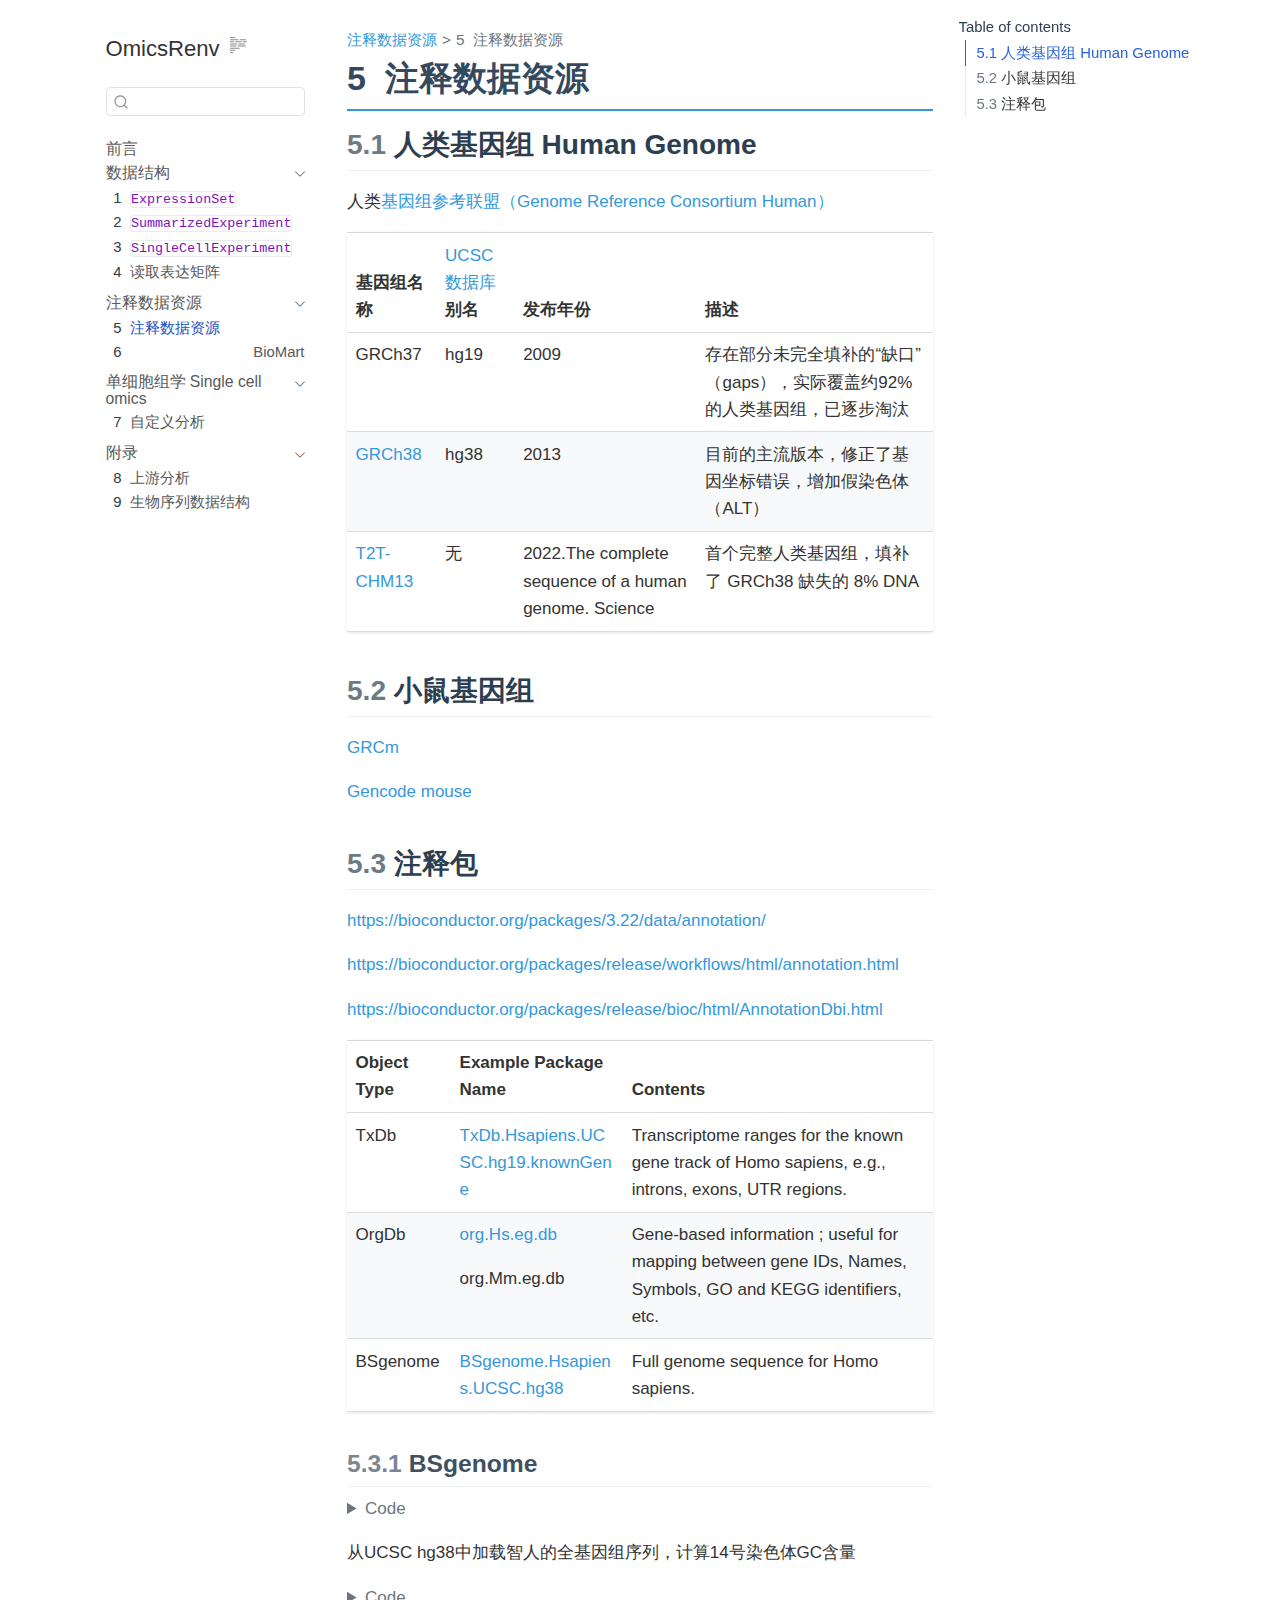
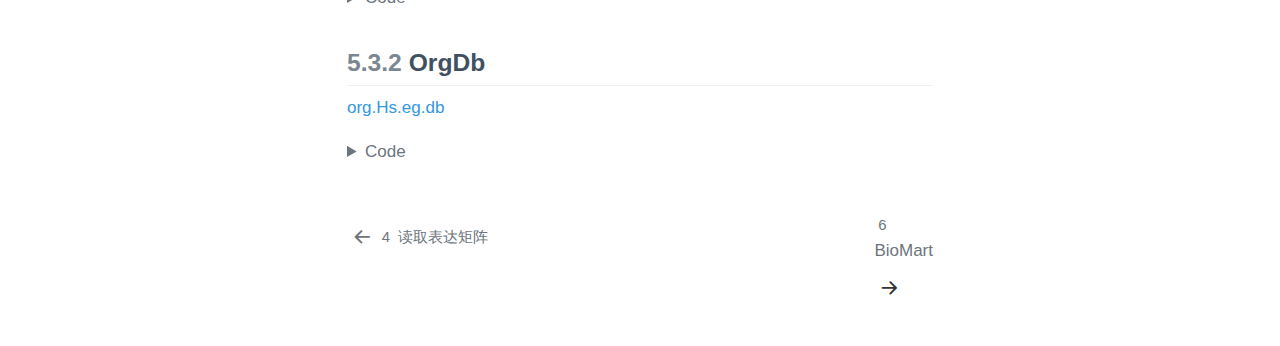
<file: OmicsRenv/annotation_resources.html>
<!DOCTYPE html>
<html xmlns="http://www.w3.org/1999/xhtml" lang="en" xml:lang="en"><head>

<meta charset="utf-8">
<meta name="generator" content="quarto-1.7.32">

<meta name="viewport" content="width=device-width, initial-scale=1.0, user-scalable=yes">


<title>5&nbsp; 注释数据资源 – OmicsRenv</title>
<style>
code{white-space: pre-wrap;}
span.smallcaps{font-variant: small-caps;}
div.columns{display: flex; gap: min(4vw, 1.5em);}
div.column{flex: auto; overflow-x: auto;}
div.hanging-indent{margin-left: 1.5em; text-indent: -1.5em;}
ul.task-list{list-style: none;}
ul.task-list li input[type="checkbox"] {
  width: 0.8em;
  margin: 0 0.8em 0.2em -1em; /* quarto-specific, see https://github.com/quarto-dev/quarto-cli/issues/4556 */ 
  vertical-align: middle;
}
/* CSS for syntax highlighting */
html { -webkit-text-size-adjust: 100%; }
pre > code.sourceCode { white-space: pre; position: relative; }
pre > code.sourceCode > span { display: inline-block; line-height: 1.25; }
pre > code.sourceCode > span:empty { height: 1.2em; }
.sourceCode { overflow: visible; }
code.sourceCode > span { color: inherit; text-decoration: inherit; }
div.sourceCode { margin: 1em 0; }
pre.sourceCode { margin: 0; }
@media screen {
div.sourceCode { overflow: auto; }
}
@media print {
pre > code.sourceCode { white-space: pre-wrap; }
pre > code.sourceCode > span { text-indent: -5em; padding-left: 5em; }
}
pre.numberSource code
  { counter-reset: source-line 0; }
pre.numberSource code > span
  { position: relative; left: -4em; counter-increment: source-line; }
pre.numberSource code > span > a:first-child::before
  { content: counter(source-line);
    position: relative; left: -1em; text-align: right; vertical-align: baseline;
    border: none; display: inline-block;
    -webkit-touch-callout: none; -webkit-user-select: none;
    -khtml-user-select: none; -moz-user-select: none;
    -ms-user-select: none; user-select: none;
    padding: 0 4px; width: 4em;
  }
pre.numberSource { margin-left: 3em;  padding-left: 4px; }
div.sourceCode
  {   }
@media screen {
pre > code.sourceCode > span > a:first-child::before { text-decoration: underline; }
}
</style>


<script src="site_libs/quarto-nav/quarto-nav.js"></script>
<script src="site_libs/quarto-nav/headroom.min.js"></script>
<script src="site_libs/clipboard/clipboard.min.js"></script>
<script src="site_libs/quarto-search/autocomplete.umd.js"></script>
<script src="site_libs/quarto-search/fuse.min.js"></script>
<script src="site_libs/quarto-search/quarto-search.js"></script>
<meta name="quarto:offset" content="./">
<link href="./biomaRt.html" rel="next">
<link href="./read.html" rel="prev">
<script src="site_libs/quarto-html/quarto.js" type="module"></script>
<script src="site_libs/quarto-html/tabsets/tabsets.js" type="module"></script>
<script src="site_libs/quarto-html/popper.min.js"></script>
<script src="site_libs/quarto-html/tippy.umd.min.js"></script>
<script src="site_libs/quarto-html/anchor.min.js"></script>
<link href="site_libs/quarto-html/tippy.css" rel="stylesheet">
<link href="site_libs/quarto-html/quarto-syntax-highlighting-37eea08aefeeee20ff55810ff984fec1.css" rel="stylesheet" id="quarto-text-highlighting-styles">
<script src="site_libs/bootstrap/bootstrap.min.js"></script>
<link href="site_libs/bootstrap/bootstrap-icons.css" rel="stylesheet">
<link href="site_libs/bootstrap/bootstrap-364982630eef5352dd1537128a8ed5cb.min.css" rel="stylesheet" append-hash="true" id="quarto-bootstrap" data-mode="light">
<script id="quarto-search-options" type="application/json">{
  "location": "sidebar",
  "copy-button": false,
  "collapse-after": 3,
  "panel-placement": "start",
  "type": "textbox",
  "limit": 50,
  "keyboard-shortcut": [
    "f",
    "/",
    "s"
  ],
  "show-item-context": false,
  "language": {
    "search-no-results-text": "No results",
    "search-matching-documents-text": "matching documents",
    "search-copy-link-title": "Copy link to search",
    "search-hide-matches-text": "Hide additional matches",
    "search-more-match-text": "more match in this document",
    "search-more-matches-text": "more matches in this document",
    "search-clear-button-title": "Clear",
    "search-text-placeholder": "",
    "search-detached-cancel-button-title": "Cancel",
    "search-submit-button-title": "Submit",
    "search-label": "Search"
  }
}</script>


<link rel="stylesheet" href="styles.css">
</head>

<body class="nav-sidebar floating quarto-light">

<div id="quarto-search-results"></div>
  <header id="quarto-header" class="headroom fixed-top">
  <nav class="quarto-secondary-nav">
    <div class="container-fluid d-flex">
      <button type="button" class="quarto-btn-toggle btn" data-bs-toggle="collapse" role="button" data-bs-target=".quarto-sidebar-collapse-item" aria-controls="quarto-sidebar" aria-expanded="false" aria-label="Toggle sidebar navigation" onclick="if (window.quartoToggleHeadroom) { window.quartoToggleHeadroom(); }">
        <i class="bi bi-layout-text-sidebar-reverse"></i>
      </button>
        <nav class="quarto-page-breadcrumbs" aria-label="breadcrumb"><ol class="breadcrumb"><li class="breadcrumb-item"><a href="./annotation_resources.html">注释数据资源</a></li><li class="breadcrumb-item"><a href="./annotation_resources.html"><span class="chapter-number">5</span>&nbsp; <span class="chapter-title">注释数据资源</span></a></li></ol></nav>
        <a class="flex-grow-1" role="navigation" data-bs-toggle="collapse" data-bs-target=".quarto-sidebar-collapse-item" aria-controls="quarto-sidebar" aria-expanded="false" aria-label="Toggle sidebar navigation" onclick="if (window.quartoToggleHeadroom) { window.quartoToggleHeadroom(); }">      
        </a>
      <button type="button" class="btn quarto-search-button" aria-label="Search" onclick="window.quartoOpenSearch();">
        <i class="bi bi-search"></i>
      </button>
    </div>
  </nav>
</header>
<!-- content -->
<div id="quarto-content" class="quarto-container page-columns page-rows-contents page-layout-article">
<!-- sidebar -->
  <nav id="quarto-sidebar" class="sidebar collapse collapse-horizontal quarto-sidebar-collapse-item sidebar-navigation floating overflow-auto">
    <div class="pt-lg-2 mt-2 text-left sidebar-header">
    <div class="sidebar-title mb-0 py-0">
      <a href="./">OmicsRenv</a> 
        <div class="sidebar-tools-main">
  <a href="" class="quarto-reader-toggle quarto-navigation-tool px-1" onclick="window.quartoToggleReader(); return false;" title="Toggle reader mode">
  <div class="quarto-reader-toggle-btn">
  <i class="bi"></i>
  </div>
</a>
</div>
    </div>
      </div>
        <div class="mt-2 flex-shrink-0 align-items-center">
        <div class="sidebar-search">
        <div id="quarto-search" class="" title="Search"></div>
        </div>
        </div>
    <div class="sidebar-menu-container"> 
    <ul class="list-unstyled mt-1">
        <li class="sidebar-item">
  <div class="sidebar-item-container"> 
  <a href="./index.html" class="sidebar-item-text sidebar-link">
 <span class="menu-text">前言</span></a>
  </div>
</li>
        <li class="sidebar-item sidebar-item-section">
      <div class="sidebar-item-container"> 
            <a class="sidebar-item-text sidebar-link text-start" data-bs-toggle="collapse" data-bs-target="#quarto-sidebar-section-1" role="navigation" aria-expanded="true">
 <span class="menu-text">数据结构</span></a>
          <a class="sidebar-item-toggle text-start" data-bs-toggle="collapse" data-bs-target="#quarto-sidebar-section-1" role="navigation" aria-expanded="true" aria-label="Toggle section">
            <i class="bi bi-chevron-right ms-2"></i>
          </a> 
      </div>
      <ul id="quarto-sidebar-section-1" class="collapse list-unstyled sidebar-section depth1 show">  
          <li class="sidebar-item">
  <div class="sidebar-item-container"> 
  <a href="./ExpressionSet.html" class="sidebar-item-text sidebar-link">
 <span class="menu-text"><span class="chapter-number">1</span>&nbsp; <span class="chapter-title"><code>ExpressionSet</code></span></span></a>
  </div>
</li>
          <li class="sidebar-item">
  <div class="sidebar-item-container"> 
  <a href="./SummarizedExperiment.html" class="sidebar-item-text sidebar-link">
 <span class="menu-text"><span class="chapter-number">2</span>&nbsp; <span class="chapter-title"><code>SummarizedExperiment</code></span></span></a>
  </div>
</li>
          <li class="sidebar-item">
  <div class="sidebar-item-container"> 
  <a href="./SingleCellExperiment.html" class="sidebar-item-text sidebar-link">
 <span class="menu-text"><span class="chapter-number">3</span>&nbsp; <span class="chapter-title"><code>SingleCellExperiment</code></span></span></a>
  </div>
</li>
          <li class="sidebar-item">
  <div class="sidebar-item-container"> 
  <a href="./read.html" class="sidebar-item-text sidebar-link">
 <span class="menu-text"><span class="chapter-number">4</span>&nbsp; <span class="chapter-title">读取表达矩阵</span></span></a>
  </div>
</li>
      </ul>
  </li>
        <li class="sidebar-item sidebar-item-section">
      <div class="sidebar-item-container"> 
            <a class="sidebar-item-text sidebar-link text-start" data-bs-toggle="collapse" data-bs-target="#quarto-sidebar-section-2" role="navigation" aria-expanded="true">
 <span class="menu-text">注释数据资源</span></a>
          <a class="sidebar-item-toggle text-start" data-bs-toggle="collapse" data-bs-target="#quarto-sidebar-section-2" role="navigation" aria-expanded="true" aria-label="Toggle section">
            <i class="bi bi-chevron-right ms-2"></i>
          </a> 
      </div>
      <ul id="quarto-sidebar-section-2" class="collapse list-unstyled sidebar-section depth1 show">  
          <li class="sidebar-item">
  <div class="sidebar-item-container"> 
  <a href="./annotation_resources.html" class="sidebar-item-text sidebar-link active">
 <span class="menu-text"><span class="chapter-number">5</span>&nbsp; <span class="chapter-title">注释数据资源</span></span></a>
  </div>
</li>
          <li class="sidebar-item">
  <div class="sidebar-item-container"> 
  <a href="./biomaRt.html" class="sidebar-item-text sidebar-link">
 <span class="menu-text"><span class="chapter-number">6</span>&nbsp; <span class="chapter-title"><a href="https://bioconductor.org/packages/release/bioc/html/biomaRt.html">BioMart</a></span></span></a>
  </div>
</li>
      </ul>
  </li>
        <li class="sidebar-item sidebar-item-section">
      <div class="sidebar-item-container"> 
            <a href="./single_cell_omics.html" class="sidebar-item-text sidebar-link">
 <span class="menu-text">单细胞组学 Single cell omics</span></a>
          <a class="sidebar-item-toggle text-start" data-bs-toggle="collapse" data-bs-target="#quarto-sidebar-section-3" role="navigation" aria-expanded="true" aria-label="Toggle section">
            <i class="bi bi-chevron-right ms-2"></i>
          </a> 
      </div>
      <ul id="quarto-sidebar-section-3" class="collapse list-unstyled sidebar-section depth1 show">  
          <li class="sidebar-item">
  <div class="sidebar-item-container"> 
  <a href="./Orchestrating_Single_Cell_Analysis.html" class="sidebar-item-text sidebar-link">
 <span class="menu-text"><span class="chapter-number">7</span>&nbsp; <span class="chapter-title">自定义分析</span></span></a>
  </div>
</li>
      </ul>
  </li>
        <li class="sidebar-item sidebar-item-section">
      <div class="sidebar-item-container"> 
            <a class="sidebar-item-text sidebar-link text-start" data-bs-toggle="collapse" data-bs-target="#quarto-sidebar-section-4" role="navigation" aria-expanded="true">
 <span class="menu-text">附录</span></a>
          <a class="sidebar-item-toggle text-start" data-bs-toggle="collapse" data-bs-target="#quarto-sidebar-section-4" role="navigation" aria-expanded="true" aria-label="Toggle section">
            <i class="bi bi-chevron-right ms-2"></i>
          </a> 
      </div>
      <ul id="quarto-sidebar-section-4" class="collapse list-unstyled sidebar-section depth1 show">  
          <li class="sidebar-item">
  <div class="sidebar-item-container"> 
  <a href="./upstream_analysis.html" class="sidebar-item-text sidebar-link">
 <span class="menu-text"><span class="chapter-number">8</span>&nbsp; <span class="chapter-title">上游分析</span></span></a>
  </div>
</li>
          <li class="sidebar-item">
  <div class="sidebar-item-container"> 
  <a href="./sequence_structure.html" class="sidebar-item-text sidebar-link">
 <span class="menu-text"><span class="chapter-number">9</span>&nbsp; <span class="chapter-title">生物序列数据结构</span></span></a>
  </div>
</li>
      </ul>
  </li>
    </ul>
    </div>
</nav>
<div id="quarto-sidebar-glass" class="quarto-sidebar-collapse-item" data-bs-toggle="collapse" data-bs-target=".quarto-sidebar-collapse-item"></div>
<!-- margin-sidebar -->
    <div id="quarto-margin-sidebar" class="sidebar margin-sidebar">
        <nav id="TOC" role="doc-toc" class="toc-active">
    <h2 id="toc-title">Table of contents</h2>
   
  <ul>
  <li><a href="#人类基因组-human-genome" id="toc-人类基因组-human-genome" class="nav-link active" data-scroll-target="#人类基因组-human-genome"><span class="header-section-number">5.1</span> 人类基因组 Human Genome</a></li>
  <li><a href="#小鼠基因组" id="toc-小鼠基因组" class="nav-link" data-scroll-target="#小鼠基因组"><span class="header-section-number">5.2</span> 小鼠基因组</a></li>
  <li><a href="#注释包" id="toc-注释包" class="nav-link" data-scroll-target="#注释包"><span class="header-section-number">5.3</span> 注释包</a>
  <ul class="collapse">
  <li><a href="#bsgenome" id="toc-bsgenome" class="nav-link" data-scroll-target="#bsgenome"><span class="header-section-number">5.3.1</span> BSgenome</a></li>
  <li><a href="#orgdb" id="toc-orgdb" class="nav-link" data-scroll-target="#orgdb"><span class="header-section-number">5.3.2</span> OrgDb</a></li>
  </ul></li>
  </ul>
</nav>
    </div>
<!-- main -->
<main class="content" id="quarto-document-content">

<header id="title-block-header" class="quarto-title-block default"><nav class="quarto-page-breadcrumbs quarto-title-breadcrumbs d-none d-lg-block" aria-label="breadcrumb"><ol class="breadcrumb"><li class="breadcrumb-item"><a href="./annotation_resources.html">注释数据资源</a></li><li class="breadcrumb-item"><a href="./annotation_resources.html"><span class="chapter-number">5</span>&nbsp; <span class="chapter-title">注释数据资源</span></a></li></ol></nav>
<div class="quarto-title">
<h1 class="title"><span class="chapter-number">5</span>&nbsp; <span class="chapter-title">注释数据资源</span></h1>
</div>



<div class="quarto-title-meta">

    
  
    
  </div>
  


</header>


<section id="人类基因组-human-genome" class="level2" data-number="5.1">
<h2 data-number="5.1" class="anchored" data-anchor-id="人类基因组-human-genome"><span class="header-section-number">5.1</span> 人类基因组 Human Genome</h2>
<p>人类<a href="https://www.ncbi.nlm.nih.gov/grc">基因组参考联盟（Genome Reference Consortium Human）</a></p>
<table class="caption-top table">
<thead>
<tr class="header">
<th>基因组名称</th>
<th><a href="https://hgdownload.gi.ucsc.edu/downloads.html">UCSC数据库</a>别名</th>
<th><strong>发布年份</strong></th>
<th>描述</th>
</tr>
</thead>
<tbody>
<tr class="odd">
<td>GRCh37</td>
<td>hg19</td>
<td>2009</td>
<td>存在部分未完全填补的“缺口”（gaps），实际覆盖约92%的人类基因组，已逐步淘汰</td>
</tr>
<tr class="even">
<td><a href="https://www.ncbi.nlm.nih.gov/grc/human">GRCh38</a></td>
<td>hg38</td>
<td>2013</td>
<td>目前的主流版本，修正了基因坐标错误，增加假染色体（ALT）</td>
</tr>
<tr class="odd">
<td><a href="https://github.com/marbl/CHM13">T2T-CHM13</a></td>
<td>无</td>
<td>2022.The complete sequence of a human genome. Science</td>
<td>首个完整人类基因组，填补了 GRCh38 缺失的 8% DNA</td>
</tr>
</tbody>
</table>
</section>
<section id="小鼠基因组" class="level2" data-number="5.2">
<h2 data-number="5.2" class="anchored" data-anchor-id="小鼠基因组"><span class="header-section-number">5.2</span> 小鼠基因组</h2>
<p><a href="https://www.ncbi.nlm.nih.gov/grc/mouse">GRCm</a></p>
<p><a href="https://www.gencodegenes.org/mouse/">Gencode mouse</a></p>
</section>
<section id="注释包" class="level2" data-number="5.3">
<h2 data-number="5.3" class="anchored" data-anchor-id="注释包"><span class="header-section-number">5.3</span> 注释包</h2>
<p><a href="https://bioconductor.org/packages/3.22/data/annotation/" class="uri">https://bioconductor.org/packages/3.22/data/annotation/</a></p>
<p><a href="https://bioconductor.org/packages/release/workflows/html/annotation.html" class="uri">https://bioconductor.org/packages/release/workflows/html/annotation.html</a></p>
<p><a href="https://bioconductor.org/packages/release/bioc/html/AnnotationDbi.html" class="uri">https://bioconductor.org/packages/release/bioc/html/AnnotationDbi.html</a></p>
<table class="caption-top table">
<thead>
<tr class="header">
<th style="text-align: left;">Object Type</th>
<th style="text-align: left;">Example Package Name</th>
<th style="text-align: left;">Contents</th>
</tr>
</thead>
<tbody>
<tr class="odd">
<td style="text-align: left;">TxDb</td>
<td style="text-align: left;"><a href="http://bioconductor.org/packages/TxDb.Hsapiens.UCSC.hg19.knownGene/">TxDb.Hsapiens.UCSC.hg19.knownGene</a></td>
<td style="text-align: left;">Transcriptome ranges for the known gene track of Homo sapiens, e.g., introns, exons, UTR regions.</td>
</tr>
<tr class="even">
<td style="text-align: left;">OrgDb</td>
<td style="text-align: left;"><p><a href="http://bioconductor.org/packages/org.Hs.eg.db/">org.Hs.eg.db</a></p>
<p>org.Mm.eg.db</p></td>
<td style="text-align: left;">Gene-based information ; useful for mapping between gene IDs, Names, Symbols, GO and KEGG identifiers, etc.</td>
</tr>
<tr class="odd">
<td style="text-align: left;">BSgenome</td>
<td style="text-align: left;"><a href="https://bioconductor.org/packages/release/data/annotation/html/BSgenome.Hsapiens.UCSC.hg38.html">BSgenome.Hsapiens.UCSC.hg38</a></td>
<td style="text-align: left;">Full genome sequence for Homo sapiens.</td>
</tr>
</tbody>
</table>
<section id="bsgenome" class="level3" data-number="5.3.1">
<h3 data-number="5.3.1" class="anchored" data-anchor-id="bsgenome"><span class="header-section-number">5.3.1</span> BSgenome</h3>
<div class="cell">
<details class="code-fold">
<summary>Code</summary>
<div class="sourceCode cell-code" id="cb1"><pre class="sourceCode r code-with-copy"><code class="sourceCode r"><span id="cb1-1"><a href="#cb1-1" aria-hidden="true" tabindex="-1"></a><span class="fu">library</span>(BSgenome)</span>
<span id="cb1-2"><a href="#cb1-2" aria-hidden="true" tabindex="-1"></a>bs <span class="ot">&lt;-</span> <span class="fu">available.genomes</span>(<span class="at">splitNameParts =</span> T)</span>
<span id="cb1-3"><a href="#cb1-3" aria-hidden="true" tabindex="-1"></a>human_genomes <span class="ot">&lt;-</span> bs[bs<span class="sc">$</span>organism <span class="sc">==</span> <span class="st">"Hsapiens"</span>, ] </span>
<span id="cb1-4"><a href="#cb1-4" aria-hidden="true" tabindex="-1"></a>human_genomes</span>
<span id="cb1-5"><a href="#cb1-5" aria-hidden="true" tabindex="-1"></a><span class="co">#&gt;                                       pkgname organism    provider</span></span>
<span id="cb1-6"><a href="#cb1-6" aria-hidden="true" tabindex="-1"></a><span class="co">#&gt; 55       BSgenome.Hsapiens.1000genomes.hs37d5 Hsapiens 1000genomes</span></span>
<span id="cb1-7"><a href="#cb1-7" aria-hidden="true" tabindex="-1"></a><span class="co">#&gt; 56              BSgenome.Hsapiens.NCBI.GRCh38 Hsapiens        NCBI</span></span>
<span id="cb1-8"><a href="#cb1-8" aria-hidden="true" tabindex="-1"></a><span class="co">#&gt; 57       BSgenome.Hsapiens.NCBI.T2T.CHM13v2.0 Hsapiens        NCBI</span></span>
<span id="cb1-9"><a href="#cb1-9" aria-hidden="true" tabindex="-1"></a><span class="co">#&gt; 58                BSgenome.Hsapiens.UCSC.hg17 Hsapiens        UCSC</span></span>
<span id="cb1-10"><a href="#cb1-10" aria-hidden="true" tabindex="-1"></a><span class="co">#&gt; 59         BSgenome.Hsapiens.UCSC.hg17.masked Hsapiens        UCSC</span></span>
<span id="cb1-11"><a href="#cb1-11" aria-hidden="true" tabindex="-1"></a><span class="co">#&gt; 60                BSgenome.Hsapiens.UCSC.hg18 Hsapiens        UCSC</span></span>
<span id="cb1-12"><a href="#cb1-12" aria-hidden="true" tabindex="-1"></a><span class="co">#&gt; 61         BSgenome.Hsapiens.UCSC.hg18.masked Hsapiens        UCSC</span></span>
<span id="cb1-13"><a href="#cb1-13" aria-hidden="true" tabindex="-1"></a><span class="co">#&gt; 62                BSgenome.Hsapiens.UCSC.hg19 Hsapiens        UCSC</span></span>
<span id="cb1-14"><a href="#cb1-14" aria-hidden="true" tabindex="-1"></a><span class="co">#&gt; 63         BSgenome.Hsapiens.UCSC.hg19.masked Hsapiens        UCSC</span></span>
<span id="cb1-15"><a href="#cb1-15" aria-hidden="true" tabindex="-1"></a><span class="co">#&gt; 64                BSgenome.Hsapiens.UCSC.hg38 Hsapiens        UCSC</span></span>
<span id="cb1-16"><a href="#cb1-16" aria-hidden="true" tabindex="-1"></a><span class="co">#&gt; 65 BSgenome.Hsapiens.UCSC.hg38.dbSNP151.major Hsapiens        UCSC</span></span>
<span id="cb1-17"><a href="#cb1-17" aria-hidden="true" tabindex="-1"></a><span class="co">#&gt; 66 BSgenome.Hsapiens.UCSC.hg38.dbSNP151.minor Hsapiens        UCSC</span></span>
<span id="cb1-18"><a href="#cb1-18" aria-hidden="true" tabindex="-1"></a><span class="co">#&gt; 67         BSgenome.Hsapiens.UCSC.hg38.masked Hsapiens        UCSC</span></span>
<span id="cb1-19"><a href="#cb1-19" aria-hidden="true" tabindex="-1"></a><span class="co">#&gt; 68                 BSgenome.Hsapiens.UCSC.hs1 Hsapiens        UCSC</span></span>
<span id="cb1-20"><a href="#cb1-20" aria-hidden="true" tabindex="-1"></a><span class="co">#&gt;                 genome masked</span></span>
<span id="cb1-21"><a href="#cb1-21" aria-hidden="true" tabindex="-1"></a><span class="co">#&gt; 55              hs37d5  FALSE</span></span>
<span id="cb1-22"><a href="#cb1-22" aria-hidden="true" tabindex="-1"></a><span class="co">#&gt; 56              GRCh38  FALSE</span></span>
<span id="cb1-23"><a href="#cb1-23" aria-hidden="true" tabindex="-1"></a><span class="co">#&gt; 57       T2T.CHM13v2.0  FALSE</span></span>
<span id="cb1-24"><a href="#cb1-24" aria-hidden="true" tabindex="-1"></a><span class="co">#&gt; 58                hg17  FALSE</span></span>
<span id="cb1-25"><a href="#cb1-25" aria-hidden="true" tabindex="-1"></a><span class="co">#&gt; 59                hg17   TRUE</span></span>
<span id="cb1-26"><a href="#cb1-26" aria-hidden="true" tabindex="-1"></a><span class="co">#&gt; 60                hg18  FALSE</span></span>
<span id="cb1-27"><a href="#cb1-27" aria-hidden="true" tabindex="-1"></a><span class="co">#&gt; 61                hg18   TRUE</span></span>
<span id="cb1-28"><a href="#cb1-28" aria-hidden="true" tabindex="-1"></a><span class="co">#&gt; 62                hg19  FALSE</span></span>
<span id="cb1-29"><a href="#cb1-29" aria-hidden="true" tabindex="-1"></a><span class="co">#&gt; 63                hg19   TRUE</span></span>
<span id="cb1-30"><a href="#cb1-30" aria-hidden="true" tabindex="-1"></a><span class="co">#&gt; 64                hg38  FALSE</span></span>
<span id="cb1-31"><a href="#cb1-31" aria-hidden="true" tabindex="-1"></a><span class="co">#&gt; 65 hg38.dbSNP151.major  FALSE</span></span>
<span id="cb1-32"><a href="#cb1-32" aria-hidden="true" tabindex="-1"></a><span class="co">#&gt; 66 hg38.dbSNP151.minor  FALSE</span></span>
<span id="cb1-33"><a href="#cb1-33" aria-hidden="true" tabindex="-1"></a><span class="co">#&gt; 67                hg38   TRUE</span></span>
<span id="cb1-34"><a href="#cb1-34" aria-hidden="true" tabindex="-1"></a><span class="co">#&gt; 68                 hs1  FALSE</span></span>
<span id="cb1-35"><a href="#cb1-35" aria-hidden="true" tabindex="-1"></a><span class="fu">installed.genomes</span>()</span>
<span id="cb1-36"><a href="#cb1-36" aria-hidden="true" tabindex="-1"></a><span class="co">#&gt; [1] "BSgenome.Hsapiens.UCSC.hg38"</span></span></code><button title="Copy to Clipboard" class="code-copy-button"><i class="bi"></i></button></pre></div>
</details>
</div>
<p>从UCSC hg38中加载智人的全基因组序列，计算14号染色体GC含量</p>
<div class="cell">
<details class="code-fold">
<summary>Code</summary>
<div class="sourceCode cell-code" id="cb2"><pre class="sourceCode r code-with-copy"><code class="sourceCode r"><span id="cb2-1"><a href="#cb2-1" aria-hidden="true" tabindex="-1"></a><span class="co"># pak::pak("BSgenome.Hsapiens.UCSC.hg38")</span></span>
<span id="cb2-2"><a href="#cb2-2" aria-hidden="true" tabindex="-1"></a><span class="fu">library</span>(BSgenome.Hsapiens.UCSC.hg38)</span>
<span id="cb2-3"><a href="#cb2-3" aria-hidden="true" tabindex="-1"></a>chr14_range <span class="ot">=</span> <span class="fu">GRanges</span>(<span class="at">seqnames =</span> <span class="st">"chr14"</span>,</span>
<span id="cb2-4"><a href="#cb2-4" aria-hidden="true" tabindex="-1"></a>                      <span class="at">ranges =</span>  <span class="fu">IRanges</span>(<span class="at">start =</span> <span class="dv">1</span>, </span>
<span id="cb2-5"><a href="#cb2-5" aria-hidden="true" tabindex="-1"></a>                                       <span class="at">end =</span> <span class="fu">seqlengths</span>(Hsapiens)[<span class="st">"chr14"</span>])</span>
<span id="cb2-6"><a href="#cb2-6" aria-hidden="true" tabindex="-1"></a>                      )</span>
<span id="cb2-7"><a href="#cb2-7" aria-hidden="true" tabindex="-1"></a>chr14_dna <span class="ot">&lt;-</span> <span class="fu">getSeq</span>(Hsapiens, chr14_range)</span>
<span id="cb2-8"><a href="#cb2-8" aria-hidden="true" tabindex="-1"></a><span class="fu">letterFrequency</span>(chr14_dna, <span class="at">letters =</span> <span class="st">"GC"</span>, <span class="at">as.prob=</span><span class="cn">TRUE</span>)</span>
<span id="cb2-9"><a href="#cb2-9" aria-hidden="true" tabindex="-1"></a><span class="co">#&gt;            G|C</span></span>
<span id="cb2-10"><a href="#cb2-10" aria-hidden="true" tabindex="-1"></a><span class="co">#&gt; [1,] 0.3454924</span></span></code><button title="Copy to Clipboard" class="code-copy-button"><i class="bi"></i></button></pre></div>
</details>
</div>
</section>
<section id="orgdb" class="level3" data-number="5.3.2">
<h3 data-number="5.3.2" class="anchored" data-anchor-id="orgdb"><span class="header-section-number">5.3.2</span> OrgDb</h3>
<p><a href="https://bioconductor.org/packages/release/data/annotation/html/org.Hs.eg.db.html">org.Hs.eg.db</a></p>
<div class="cell">
<details class="code-fold">
<summary>Code</summary>
<div class="sourceCode cell-code" id="cb3"><pre class="sourceCode r code-with-copy"><code class="sourceCode r"><span id="cb3-1"><a href="#cb3-1" aria-hidden="true" tabindex="-1"></a><span class="fu">library</span>(AnnotationDbi)</span>
<span id="cb3-2"><a href="#cb3-2" aria-hidden="true" tabindex="-1"></a><span class="fu">library</span>(org.Hs.eg.db)</span>
<span id="cb3-3"><a href="#cb3-3" aria-hidden="true" tabindex="-1"></a></span>
<span id="cb3-4"><a href="#cb3-4" aria-hidden="true" tabindex="-1"></a></span>
<span id="cb3-5"><a href="#cb3-5" aria-hidden="true" tabindex="-1"></a>AnnotationDbi<span class="sc">::</span><span class="fu">keytypes</span>(org.Hs.eg.db)  <span class="co"># 等价 AnnotationDbi::columns(org.Hs.eg.db)</span></span>
<span id="cb3-6"><a href="#cb3-6" aria-hidden="true" tabindex="-1"></a><span class="co">#&gt;  [1] "ACCNUM"       "ALIAS"        "ENSEMBL"      "ENSEMBLPROT"  "ENSEMBLTRANS"</span></span>
<span id="cb3-7"><a href="#cb3-7" aria-hidden="true" tabindex="-1"></a><span class="co">#&gt;  [6] "ENTREZID"     "ENZYME"       "EVIDENCE"     "EVIDENCEALL"  "GENENAME"    </span></span>
<span id="cb3-8"><a href="#cb3-8" aria-hidden="true" tabindex="-1"></a><span class="co">#&gt; [11] "GENETYPE"     "GO"           "GOALL"        "IPI"          "MAP"         </span></span>
<span id="cb3-9"><a href="#cb3-9" aria-hidden="true" tabindex="-1"></a><span class="co">#&gt; [16] "OMIM"         "ONTOLOGY"     "ONTOLOGYALL"  "PATH"         "PFAM"        </span></span>
<span id="cb3-10"><a href="#cb3-10" aria-hidden="true" tabindex="-1"></a><span class="co">#&gt; [21] "PMID"         "PROSITE"      "REFSEQ"       "SYMBOL"       "UCSCKG"      </span></span>
<span id="cb3-11"><a href="#cb3-11" aria-hidden="true" tabindex="-1"></a><span class="co">#&gt; [26] "UNIPROT"</span></span>
<span id="cb3-12"><a href="#cb3-12" aria-hidden="true" tabindex="-1"></a></span>
<span id="cb3-13"><a href="#cb3-13" aria-hidden="true" tabindex="-1"></a></span>
<span id="cb3-14"><a href="#cb3-14" aria-hidden="true" tabindex="-1"></a><span class="co"># 示例 </span></span>
<span id="cb3-15"><a href="#cb3-15" aria-hidden="true" tabindex="-1"></a>entrez_id <span class="ot">&lt;-</span> <span class="fu">c</span>(<span class="st">"1017"</span>, <span class="st">"1018"</span>, <span class="st">"1019"</span>)  <span class="co"># 替换为你自己的 entrez_id</span></span>
<span id="cb3-16"><a href="#cb3-16" aria-hidden="true" tabindex="-1"></a></span>
<span id="cb3-17"><a href="#cb3-17" aria-hidden="true" tabindex="-1"></a><span class="co"># 进行映射</span></span>
<span id="cb3-18"><a href="#cb3-18" aria-hidden="true" tabindex="-1"></a>AnnotationDbi<span class="sc">::</span><span class="fu">select</span>(org.Hs.eg.db, </span>
<span id="cb3-19"><a href="#cb3-19" aria-hidden="true" tabindex="-1"></a>                       <span class="at">keys =</span> entrez_id, </span>
<span id="cb3-20"><a href="#cb3-20" aria-hidden="true" tabindex="-1"></a>                       <span class="at">columns =</span> <span class="fu">c</span>(<span class="st">"GENENAME"</span>,<span class="st">"ALIAS"</span>,<span class="st">"SYMBOL"</span>,<span class="st">"GO"</span>,<span class="st">"ONTOLOGY"</span>), </span>
<span id="cb3-21"><a href="#cb3-21" aria-hidden="true" tabindex="-1"></a>                       <span class="at">keytype =</span> <span class="st">"ENTREZID"</span>, <span class="at">multiVals =</span> <span class="st">"CharacterList"</span>) <span class="sc">|&gt;</span> </span>
<span id="cb3-22"><a href="#cb3-22" aria-hidden="true" tabindex="-1"></a>  <span class="fu">head</span>()</span>
<span id="cb3-23"><a href="#cb3-23" aria-hidden="true" tabindex="-1"></a><span class="co">#&gt;   ENTREZID                  GENENAME ALIAS SYMBOL         GO EVIDENCE ONTOLOGY</span></span>
<span id="cb3-24"><a href="#cb3-24" aria-hidden="true" tabindex="-1"></a><span class="co">#&gt; 1     1017 cyclin dependent kinase 2 CDKN2   CDK2 GO:0000082      IBA       BP</span></span>
<span id="cb3-25"><a href="#cb3-25" aria-hidden="true" tabindex="-1"></a><span class="co">#&gt; 2     1017 cyclin dependent kinase 2 CDKN2   CDK2 GO:0000082      IEA       BP</span></span>
<span id="cb3-26"><a href="#cb3-26" aria-hidden="true" tabindex="-1"></a><span class="co">#&gt; 3     1017 cyclin dependent kinase 2 CDKN2   CDK2 GO:0000082      NAS       BP</span></span>
<span id="cb3-27"><a href="#cb3-27" aria-hidden="true" tabindex="-1"></a><span class="co">#&gt; 4     1017 cyclin dependent kinase 2 CDKN2   CDK2 GO:0000086      NAS       BP</span></span>
<span id="cb3-28"><a href="#cb3-28" aria-hidden="true" tabindex="-1"></a><span class="co">#&gt; 5     1017 cyclin dependent kinase 2 CDKN2   CDK2 GO:0000122      IEA       BP</span></span>
<span id="cb3-29"><a href="#cb3-29" aria-hidden="true" tabindex="-1"></a><span class="co">#&gt; 6     1017 cyclin dependent kinase 2 CDKN2   CDK2 GO:0000166      IEA       MF</span></span>
<span id="cb3-30"><a href="#cb3-30" aria-hidden="true" tabindex="-1"></a></span>
<span id="cb3-31"><a href="#cb3-31" aria-hidden="true" tabindex="-1"></a></span>
<span id="cb3-32"><a href="#cb3-32" aria-hidden="true" tabindex="-1"></a><span class="co"># mapIds can only use one column.</span></span>
<span id="cb3-33"><a href="#cb3-33" aria-hidden="true" tabindex="-1"></a><span class="fu">mapIds</span>(org.Hs.eg.db, </span>
<span id="cb3-34"><a href="#cb3-34" aria-hidden="true" tabindex="-1"></a>     <span class="at">keys =</span> entrez_id, </span>
<span id="cb3-35"><a href="#cb3-35" aria-hidden="true" tabindex="-1"></a>     <span class="at">column =</span> <span class="fu">c</span>(<span class="st">"ALIAS"</span>),   <span class="co"># 别名</span></span>
<span id="cb3-36"><a href="#cb3-36" aria-hidden="true" tabindex="-1"></a>     <span class="at">keytype =</span> <span class="st">"ENTREZID"</span>, <span class="at">multiVals =</span> <span class="st">"CharacterList"</span>) </span>
<span id="cb3-37"><a href="#cb3-37" aria-hidden="true" tabindex="-1"></a><span class="co">#&gt; CharacterList of length 3</span></span>
<span id="cb3-38"><a href="#cb3-38" aria-hidden="true" tabindex="-1"></a><span class="co">#&gt; [["1017"]] CDKN2 p33(CDK2) CDK2</span></span>
<span id="cb3-39"><a href="#cb3-39" aria-hidden="true" tabindex="-1"></a><span class="co">#&gt; [["1018"]] CDK3</span></span>
<span id="cb3-40"><a href="#cb3-40" aria-hidden="true" tabindex="-1"></a><span class="co">#&gt; [["1019"]] CMM3 PSK-J3 CDK4</span></span></code><button title="Copy to Clipboard" class="code-copy-button"><i class="bi"></i></button></pre></div>
</details>
</div>


</section>
</section>

</main> <!-- /main -->
<script id="quarto-html-after-body" type="application/javascript">
  window.document.addEventListener("DOMContentLoaded", function (event) {
    const icon = "";
    const anchorJS = new window.AnchorJS();
    anchorJS.options = {
      placement: 'right',
      icon: icon
    };
    anchorJS.add('.anchored');
    const isCodeAnnotation = (el) => {
      for (const clz of el.classList) {
        if (clz.startsWith('code-annotation-')) {                     
          return true;
        }
      }
      return false;
    }
    const onCopySuccess = function(e) {
      // button target
      const button = e.trigger;
      // don't keep focus
      button.blur();
      // flash "checked"
      button.classList.add('code-copy-button-checked');
      var currentTitle = button.getAttribute("title");
      button.setAttribute("title", "Copied!");
      let tooltip;
      if (window.bootstrap) {
        button.setAttribute("data-bs-toggle", "tooltip");
        button.setAttribute("data-bs-placement", "left");
        button.setAttribute("data-bs-title", "Copied!");
        tooltip = new bootstrap.Tooltip(button, 
          { trigger: "manual", 
            customClass: "code-copy-button-tooltip",
            offset: [0, -8]});
        tooltip.show();    
      }
      setTimeout(function() {
        if (tooltip) {
          tooltip.hide();
          button.removeAttribute("data-bs-title");
          button.removeAttribute("data-bs-toggle");
          button.removeAttribute("data-bs-placement");
        }
        button.setAttribute("title", currentTitle);
        button.classList.remove('code-copy-button-checked');
      }, 1000);
      // clear code selection
      e.clearSelection();
    }
    const getTextToCopy = function(trigger) {
        const codeEl = trigger.previousElementSibling.cloneNode(true);
        for (const childEl of codeEl.children) {
          if (isCodeAnnotation(childEl)) {
            childEl.remove();
          }
        }
        return codeEl.innerText;
    }
    const clipboard = new window.ClipboardJS('.code-copy-button:not([data-in-quarto-modal])', {
      text: getTextToCopy
    });
    clipboard.on('success', onCopySuccess);
    if (window.document.getElementById('quarto-embedded-source-code-modal')) {
      const clipboardModal = new window.ClipboardJS('.code-copy-button[data-in-quarto-modal]', {
        text: getTextToCopy,
        container: window.document.getElementById('quarto-embedded-source-code-modal')
      });
      clipboardModal.on('success', onCopySuccess);
    }
      var localhostRegex = new RegExp(/^(?:http|https):\/\/localhost\:?[0-9]*\//);
      var mailtoRegex = new RegExp(/^mailto:/);
        var filterRegex = new RegExp('/' + window.location.host + '/');
      var isInternal = (href) => {
          return filterRegex.test(href) || localhostRegex.test(href) || mailtoRegex.test(href);
      }
      // Inspect non-navigation links and adorn them if external
     var links = window.document.querySelectorAll('a[href]:not(.nav-link):not(.navbar-brand):not(.toc-action):not(.sidebar-link):not(.sidebar-item-toggle):not(.pagination-link):not(.no-external):not([aria-hidden]):not(.dropdown-item):not(.quarto-navigation-tool):not(.about-link)');
      for (var i=0; i<links.length; i++) {
        const link = links[i];
        if (!isInternal(link.href)) {
          // undo the damage that might have been done by quarto-nav.js in the case of
          // links that we want to consider external
          if (link.dataset.originalHref !== undefined) {
            link.href = link.dataset.originalHref;
          }
        }
      }
    function tippyHover(el, contentFn, onTriggerFn, onUntriggerFn) {
      const config = {
        allowHTML: true,
        maxWidth: 500,
        delay: 100,
        arrow: false,
        appendTo: function(el) {
            return el.parentElement;
        },
        interactive: true,
        interactiveBorder: 10,
        theme: 'quarto',
        placement: 'bottom-start',
      };
      if (contentFn) {
        config.content = contentFn;
      }
      if (onTriggerFn) {
        config.onTrigger = onTriggerFn;
      }
      if (onUntriggerFn) {
        config.onUntrigger = onUntriggerFn;
      }
      window.tippy(el, config); 
    }
    const noterefs = window.document.querySelectorAll('a[role="doc-noteref"]');
    for (var i=0; i<noterefs.length; i++) {
      const ref = noterefs[i];
      tippyHover(ref, function() {
        // use id or data attribute instead here
        let href = ref.getAttribute('data-footnote-href') || ref.getAttribute('href');
        try { href = new URL(href).hash; } catch {}
        const id = href.replace(/^#\/?/, "");
        const note = window.document.getElementById(id);
        if (note) {
          return note.innerHTML;
        } else {
          return "";
        }
      });
    }
    const xrefs = window.document.querySelectorAll('a.quarto-xref');
    const processXRef = (id, note) => {
      // Strip column container classes
      const stripColumnClz = (el) => {
        el.classList.remove("page-full", "page-columns");
        if (el.children) {
          for (const child of el.children) {
            stripColumnClz(child);
          }
        }
      }
      stripColumnClz(note)
      if (id === null || id.startsWith('sec-')) {
        // Special case sections, only their first couple elements
        const container = document.createElement("div");
        if (note.children && note.children.length > 2) {
          container.appendChild(note.children[0].cloneNode(true));
          for (let i = 1; i < note.children.length; i++) {
            const child = note.children[i];
            if (child.tagName === "P" && child.innerText === "") {
              continue;
            } else {
              container.appendChild(child.cloneNode(true));
              break;
            }
          }
          if (window.Quarto?.typesetMath) {
            window.Quarto.typesetMath(container);
          }
          return container.innerHTML
        } else {
          if (window.Quarto?.typesetMath) {
            window.Quarto.typesetMath(note);
          }
          return note.innerHTML;
        }
      } else {
        // Remove any anchor links if they are present
        const anchorLink = note.querySelector('a.anchorjs-link');
        if (anchorLink) {
          anchorLink.remove();
        }
        if (window.Quarto?.typesetMath) {
          window.Quarto.typesetMath(note);
        }
        if (note.classList.contains("callout")) {
          return note.outerHTML;
        } else {
          return note.innerHTML;
        }
      }
    }
    for (var i=0; i<xrefs.length; i++) {
      const xref = xrefs[i];
      tippyHover(xref, undefined, function(instance) {
        instance.disable();
        let url = xref.getAttribute('href');
        let hash = undefined; 
        if (url.startsWith('#')) {
          hash = url;
        } else {
          try { hash = new URL(url).hash; } catch {}
        }
        if (hash) {
          const id = hash.replace(/^#\/?/, "");
          const note = window.document.getElementById(id);
          if (note !== null) {
            try {
              const html = processXRef(id, note.cloneNode(true));
              instance.setContent(html);
            } finally {
              instance.enable();
              instance.show();
            }
          } else {
            // See if we can fetch this
            fetch(url.split('#')[0])
            .then(res => res.text())
            .then(html => {
              const parser = new DOMParser();
              const htmlDoc = parser.parseFromString(html, "text/html");
              const note = htmlDoc.getElementById(id);
              if (note !== null) {
                const html = processXRef(id, note);
                instance.setContent(html);
              } 
            }).finally(() => {
              instance.enable();
              instance.show();
            });
          }
        } else {
          // See if we can fetch a full url (with no hash to target)
          // This is a special case and we should probably do some content thinning / targeting
          fetch(url)
          .then(res => res.text())
          .then(html => {
            const parser = new DOMParser();
            const htmlDoc = parser.parseFromString(html, "text/html");
            const note = htmlDoc.querySelector('main.content');
            if (note !== null) {
              // This should only happen for chapter cross references
              // (since there is no id in the URL)
              // remove the first header
              if (note.children.length > 0 && note.children[0].tagName === "HEADER") {
                note.children[0].remove();
              }
              const html = processXRef(null, note);
              instance.setContent(html);
            } 
          }).finally(() => {
            instance.enable();
            instance.show();
          });
        }
      }, function(instance) {
      });
    }
        let selectedAnnoteEl;
        const selectorForAnnotation = ( cell, annotation) => {
          let cellAttr = 'data-code-cell="' + cell + '"';
          let lineAttr = 'data-code-annotation="' +  annotation + '"';
          const selector = 'span[' + cellAttr + '][' + lineAttr + ']';
          return selector;
        }
        const selectCodeLines = (annoteEl) => {
          const doc = window.document;
          const targetCell = annoteEl.getAttribute("data-target-cell");
          const targetAnnotation = annoteEl.getAttribute("data-target-annotation");
          const annoteSpan = window.document.querySelector(selectorForAnnotation(targetCell, targetAnnotation));
          const lines = annoteSpan.getAttribute("data-code-lines").split(",");
          const lineIds = lines.map((line) => {
            return targetCell + "-" + line;
          })
          let top = null;
          let height = null;
          let parent = null;
          if (lineIds.length > 0) {
              //compute the position of the single el (top and bottom and make a div)
              const el = window.document.getElementById(lineIds[0]);
              top = el.offsetTop;
              height = el.offsetHeight;
              parent = el.parentElement.parentElement;
            if (lineIds.length > 1) {
              const lastEl = window.document.getElementById(lineIds[lineIds.length - 1]);
              const bottom = lastEl.offsetTop + lastEl.offsetHeight;
              height = bottom - top;
            }
            if (top !== null && height !== null && parent !== null) {
              // cook up a div (if necessary) and position it 
              let div = window.document.getElementById("code-annotation-line-highlight");
              if (div === null) {
                div = window.document.createElement("div");
                div.setAttribute("id", "code-annotation-line-highlight");
                div.style.position = 'absolute';
                parent.appendChild(div);
              }
              div.style.top = top - 2 + "px";
              div.style.height = height + 4 + "px";
              div.style.left = 0;
              let gutterDiv = window.document.getElementById("code-annotation-line-highlight-gutter");
              if (gutterDiv === null) {
                gutterDiv = window.document.createElement("div");
                gutterDiv.setAttribute("id", "code-annotation-line-highlight-gutter");
                gutterDiv.style.position = 'absolute';
                const codeCell = window.document.getElementById(targetCell);
                const gutter = codeCell.querySelector('.code-annotation-gutter');
                gutter.appendChild(gutterDiv);
              }
              gutterDiv.style.top = top - 2 + "px";
              gutterDiv.style.height = height + 4 + "px";
            }
            selectedAnnoteEl = annoteEl;
          }
        };
        const unselectCodeLines = () => {
          const elementsIds = ["code-annotation-line-highlight", "code-annotation-line-highlight-gutter"];
          elementsIds.forEach((elId) => {
            const div = window.document.getElementById(elId);
            if (div) {
              div.remove();
            }
          });
          selectedAnnoteEl = undefined;
        };
          // Handle positioning of the toggle
      window.addEventListener(
        "resize",
        throttle(() => {
          elRect = undefined;
          if (selectedAnnoteEl) {
            selectCodeLines(selectedAnnoteEl);
          }
        }, 10)
      );
      function throttle(fn, ms) {
      let throttle = false;
      let timer;
        return (...args) => {
          if(!throttle) { // first call gets through
              fn.apply(this, args);
              throttle = true;
          } else { // all the others get throttled
              if(timer) clearTimeout(timer); // cancel #2
              timer = setTimeout(() => {
                fn.apply(this, args);
                timer = throttle = false;
              }, ms);
          }
        };
      }
        // Attach click handler to the DT
        const annoteDls = window.document.querySelectorAll('dt[data-target-cell]');
        for (const annoteDlNode of annoteDls) {
          annoteDlNode.addEventListener('click', (event) => {
            const clickedEl = event.target;
            if (clickedEl !== selectedAnnoteEl) {
              unselectCodeLines();
              const activeEl = window.document.querySelector('dt[data-target-cell].code-annotation-active');
              if (activeEl) {
                activeEl.classList.remove('code-annotation-active');
              }
              selectCodeLines(clickedEl);
              clickedEl.classList.add('code-annotation-active');
            } else {
              // Unselect the line
              unselectCodeLines();
              clickedEl.classList.remove('code-annotation-active');
            }
          });
        }
    const findCites = (el) => {
      const parentEl = el.parentElement;
      if (parentEl) {
        const cites = parentEl.dataset.cites;
        if (cites) {
          return {
            el,
            cites: cites.split(' ')
          };
        } else {
          return findCites(el.parentElement)
        }
      } else {
        return undefined;
      }
    };
    var bibliorefs = window.document.querySelectorAll('a[role="doc-biblioref"]');
    for (var i=0; i<bibliorefs.length; i++) {
      const ref = bibliorefs[i];
      const citeInfo = findCites(ref);
      if (citeInfo) {
        tippyHover(citeInfo.el, function() {
          var popup = window.document.createElement('div');
          citeInfo.cites.forEach(function(cite) {
            var citeDiv = window.document.createElement('div');
            citeDiv.classList.add('hanging-indent');
            citeDiv.classList.add('csl-entry');
            var biblioDiv = window.document.getElementById('ref-' + cite);
            if (biblioDiv) {
              citeDiv.innerHTML = biblioDiv.innerHTML;
            }
            popup.appendChild(citeDiv);
          });
          return popup.innerHTML;
        });
      }
    }
  });
  </script>
<nav class="page-navigation">
  <div class="nav-page nav-page-previous">
      <a href="./read.html" class="pagination-link" aria-label="读取表达矩阵">
        <i class="bi bi-arrow-left-short"></i> <span class="nav-page-text"><span class="chapter-number">4</span>&nbsp; <span class="chapter-title">读取表达矩阵</span></span>
      </a>          
  </div>
  <div class="nav-page nav-page-next">
      <a href="./biomaRt.html" class="pagination-link" aria-label="[BioMart](https://bioconductor.org/packages/release/bioc/html/biomaRt.html)">
        <span class="nav-page-text"><span class="chapter-number">6</span>&nbsp; <span class="chapter-title"><a href="https://bioconductor.org/packages/release/bioc/html/biomaRt.html">BioMart</a></span></span> <i class="bi bi-arrow-right-short"></i>
      </a>
  </div>
</nav>
</div> <!-- /content -->




</body></html>
</file>
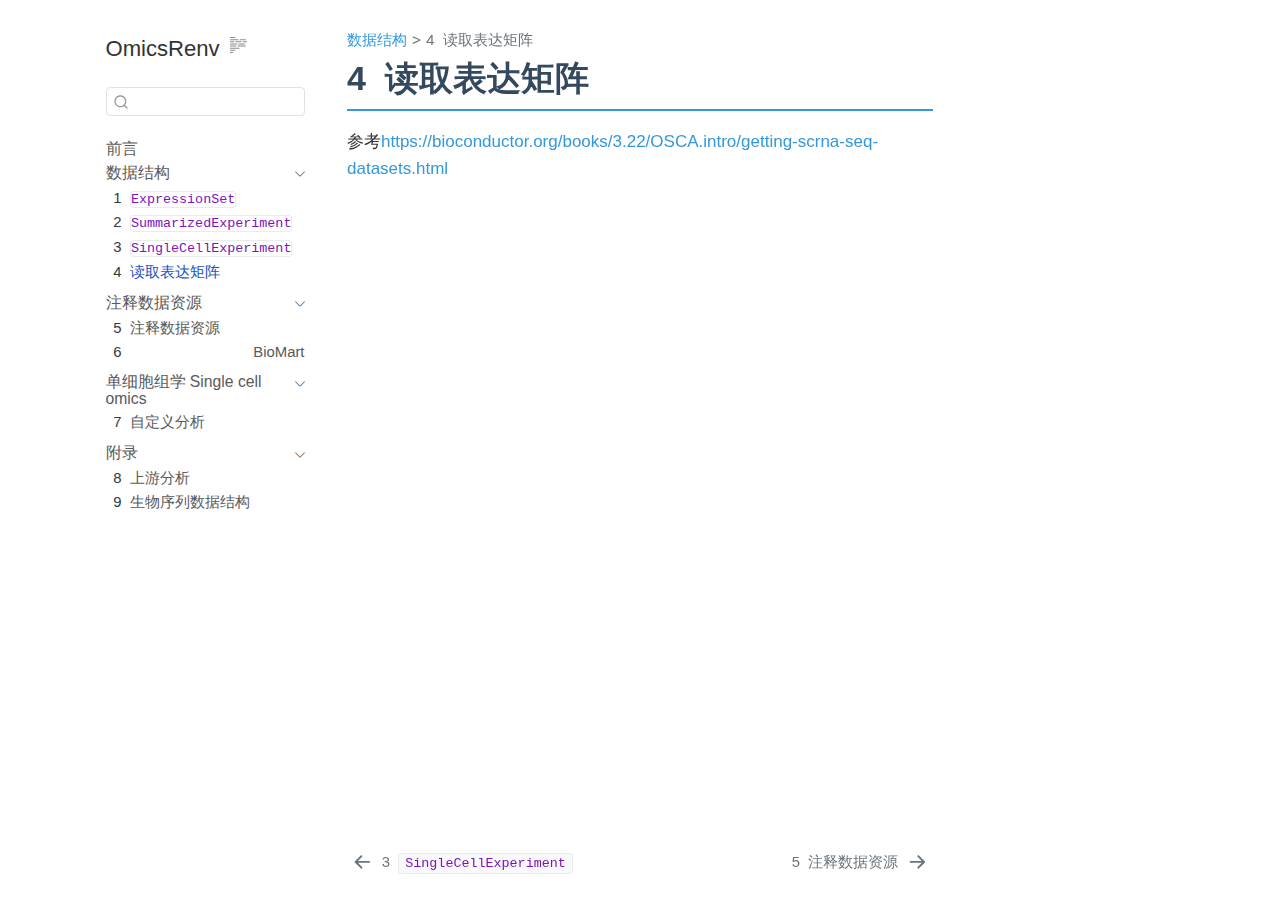
<file: OmicsRenv/read.html>
<!DOCTYPE html>
<html xmlns="http://www.w3.org/1999/xhtml" lang="en" xml:lang="en"><head>

<meta charset="utf-8">
<meta name="generator" content="quarto-1.7.32">

<meta name="viewport" content="width=device-width, initial-scale=1.0, user-scalable=yes">


<title>4&nbsp; 读取表达矩阵 – OmicsRenv</title>
<style>
code{white-space: pre-wrap;}
span.smallcaps{font-variant: small-caps;}
div.columns{display: flex; gap: min(4vw, 1.5em);}
div.column{flex: auto; overflow-x: auto;}
div.hanging-indent{margin-left: 1.5em; text-indent: -1.5em;}
ul.task-list{list-style: none;}
ul.task-list li input[type="checkbox"] {
  width: 0.8em;
  margin: 0 0.8em 0.2em -1em; /* quarto-specific, see https://github.com/quarto-dev/quarto-cli/issues/4556 */ 
  vertical-align: middle;
}
</style>


<script src="site_libs/quarto-nav/quarto-nav.js"></script>
<script src="site_libs/quarto-nav/headroom.min.js"></script>
<script src="site_libs/clipboard/clipboard.min.js"></script>
<script src="site_libs/quarto-search/autocomplete.umd.js"></script>
<script src="site_libs/quarto-search/fuse.min.js"></script>
<script src="site_libs/quarto-search/quarto-search.js"></script>
<meta name="quarto:offset" content="./">
<link href="./annotation_resources.html" rel="next">
<link href="./SingleCellExperiment.html" rel="prev">
<script src="site_libs/quarto-html/quarto.js" type="module"></script>
<script src="site_libs/quarto-html/tabsets/tabsets.js" type="module"></script>
<script src="site_libs/quarto-html/popper.min.js"></script>
<script src="site_libs/quarto-html/tippy.umd.min.js"></script>
<script src="site_libs/quarto-html/anchor.min.js"></script>
<link href="site_libs/quarto-html/tippy.css" rel="stylesheet">
<link href="site_libs/quarto-html/quarto-syntax-highlighting-37eea08aefeeee20ff55810ff984fec1.css" rel="stylesheet" id="quarto-text-highlighting-styles">
<script src="site_libs/bootstrap/bootstrap.min.js"></script>
<link href="site_libs/bootstrap/bootstrap-icons.css" rel="stylesheet">
<link href="site_libs/bootstrap/bootstrap-364982630eef5352dd1537128a8ed5cb.min.css" rel="stylesheet" append-hash="true" id="quarto-bootstrap" data-mode="light">
<script id="quarto-search-options" type="application/json">{
  "location": "sidebar",
  "copy-button": false,
  "collapse-after": 3,
  "panel-placement": "start",
  "type": "textbox",
  "limit": 50,
  "keyboard-shortcut": [
    "f",
    "/",
    "s"
  ],
  "show-item-context": false,
  "language": {
    "search-no-results-text": "No results",
    "search-matching-documents-text": "matching documents",
    "search-copy-link-title": "Copy link to search",
    "search-hide-matches-text": "Hide additional matches",
    "search-more-match-text": "more match in this document",
    "search-more-matches-text": "more matches in this document",
    "search-clear-button-title": "Clear",
    "search-text-placeholder": "",
    "search-detached-cancel-button-title": "Cancel",
    "search-submit-button-title": "Submit",
    "search-label": "Search"
  }
}</script>


<link rel="stylesheet" href="styles.css">
</head>

<body class="nav-sidebar floating quarto-light">

<div id="quarto-search-results"></div>
  <header id="quarto-header" class="headroom fixed-top">
  <nav class="quarto-secondary-nav">
    <div class="container-fluid d-flex">
      <button type="button" class="quarto-btn-toggle btn" data-bs-toggle="collapse" role="button" data-bs-target=".quarto-sidebar-collapse-item" aria-controls="quarto-sidebar" aria-expanded="false" aria-label="Toggle sidebar navigation" onclick="if (window.quartoToggleHeadroom) { window.quartoToggleHeadroom(); }">
        <i class="bi bi-layout-text-sidebar-reverse"></i>
      </button>
        <nav class="quarto-page-breadcrumbs" aria-label="breadcrumb"><ol class="breadcrumb"><li class="breadcrumb-item"><a href="./ExpressionSet.html">数据结构</a></li><li class="breadcrumb-item"><a href="./read.html"><span class="chapter-number">4</span>&nbsp; <span class="chapter-title">读取表达矩阵</span></a></li></ol></nav>
        <a class="flex-grow-1" role="navigation" data-bs-toggle="collapse" data-bs-target=".quarto-sidebar-collapse-item" aria-controls="quarto-sidebar" aria-expanded="false" aria-label="Toggle sidebar navigation" onclick="if (window.quartoToggleHeadroom) { window.quartoToggleHeadroom(); }">      
        </a>
      <button type="button" class="btn quarto-search-button" aria-label="Search" onclick="window.quartoOpenSearch();">
        <i class="bi bi-search"></i>
      </button>
    </div>
  </nav>
</header>
<!-- content -->
<div id="quarto-content" class="quarto-container page-columns page-rows-contents page-layout-article">
<!-- sidebar -->
  <nav id="quarto-sidebar" class="sidebar collapse collapse-horizontal quarto-sidebar-collapse-item sidebar-navigation floating overflow-auto">
    <div class="pt-lg-2 mt-2 text-left sidebar-header">
    <div class="sidebar-title mb-0 py-0">
      <a href="./">OmicsRenv</a> 
        <div class="sidebar-tools-main">
  <a href="" class="quarto-reader-toggle quarto-navigation-tool px-1" onclick="window.quartoToggleReader(); return false;" title="Toggle reader mode">
  <div class="quarto-reader-toggle-btn">
  <i class="bi"></i>
  </div>
</a>
</div>
    </div>
      </div>
        <div class="mt-2 flex-shrink-0 align-items-center">
        <div class="sidebar-search">
        <div id="quarto-search" class="" title="Search"></div>
        </div>
        </div>
    <div class="sidebar-menu-container"> 
    <ul class="list-unstyled mt-1">
        <li class="sidebar-item">
  <div class="sidebar-item-container"> 
  <a href="./index.html" class="sidebar-item-text sidebar-link">
 <span class="menu-text">前言</span></a>
  </div>
</li>
        <li class="sidebar-item sidebar-item-section">
      <div class="sidebar-item-container"> 
            <a class="sidebar-item-text sidebar-link text-start" data-bs-toggle="collapse" data-bs-target="#quarto-sidebar-section-1" role="navigation" aria-expanded="true">
 <span class="menu-text">数据结构</span></a>
          <a class="sidebar-item-toggle text-start" data-bs-toggle="collapse" data-bs-target="#quarto-sidebar-section-1" role="navigation" aria-expanded="true" aria-label="Toggle section">
            <i class="bi bi-chevron-right ms-2"></i>
          </a> 
      </div>
      <ul id="quarto-sidebar-section-1" class="collapse list-unstyled sidebar-section depth1 show">  
          <li class="sidebar-item">
  <div class="sidebar-item-container"> 
  <a href="./ExpressionSet.html" class="sidebar-item-text sidebar-link">
 <span class="menu-text"><span class="chapter-number">1</span>&nbsp; <span class="chapter-title"><code>ExpressionSet</code></span></span></a>
  </div>
</li>
          <li class="sidebar-item">
  <div class="sidebar-item-container"> 
  <a href="./SummarizedExperiment.html" class="sidebar-item-text sidebar-link">
 <span class="menu-text"><span class="chapter-number">2</span>&nbsp; <span class="chapter-title"><code>SummarizedExperiment</code></span></span></a>
  </div>
</li>
          <li class="sidebar-item">
  <div class="sidebar-item-container"> 
  <a href="./SingleCellExperiment.html" class="sidebar-item-text sidebar-link">
 <span class="menu-text"><span class="chapter-number">3</span>&nbsp; <span class="chapter-title"><code>SingleCellExperiment</code></span></span></a>
  </div>
</li>
          <li class="sidebar-item">
  <div class="sidebar-item-container"> 
  <a href="./read.html" class="sidebar-item-text sidebar-link active">
 <span class="menu-text"><span class="chapter-number">4</span>&nbsp; <span class="chapter-title">读取表达矩阵</span></span></a>
  </div>
</li>
      </ul>
  </li>
        <li class="sidebar-item sidebar-item-section">
      <div class="sidebar-item-container"> 
            <a class="sidebar-item-text sidebar-link text-start" data-bs-toggle="collapse" data-bs-target="#quarto-sidebar-section-2" role="navigation" aria-expanded="true">
 <span class="menu-text">注释数据资源</span></a>
          <a class="sidebar-item-toggle text-start" data-bs-toggle="collapse" data-bs-target="#quarto-sidebar-section-2" role="navigation" aria-expanded="true" aria-label="Toggle section">
            <i class="bi bi-chevron-right ms-2"></i>
          </a> 
      </div>
      <ul id="quarto-sidebar-section-2" class="collapse list-unstyled sidebar-section depth1 show">  
          <li class="sidebar-item">
  <div class="sidebar-item-container"> 
  <a href="./annotation_resources.html" class="sidebar-item-text sidebar-link">
 <span class="menu-text"><span class="chapter-number">5</span>&nbsp; <span class="chapter-title">注释数据资源</span></span></a>
  </div>
</li>
          <li class="sidebar-item">
  <div class="sidebar-item-container"> 
  <a href="./biomaRt.html" class="sidebar-item-text sidebar-link">
 <span class="menu-text"><span class="chapter-number">6</span>&nbsp; <span class="chapter-title"><a href="https://bioconductor.org/packages/release/bioc/html/biomaRt.html">BioMart</a></span></span></a>
  </div>
</li>
      </ul>
  </li>
        <li class="sidebar-item sidebar-item-section">
      <div class="sidebar-item-container"> 
            <a href="./single_cell_omics.html" class="sidebar-item-text sidebar-link">
 <span class="menu-text">单细胞组学 Single cell omics</span></a>
          <a class="sidebar-item-toggle text-start" data-bs-toggle="collapse" data-bs-target="#quarto-sidebar-section-3" role="navigation" aria-expanded="true" aria-label="Toggle section">
            <i class="bi bi-chevron-right ms-2"></i>
          </a> 
      </div>
      <ul id="quarto-sidebar-section-3" class="collapse list-unstyled sidebar-section depth1 show">  
          <li class="sidebar-item">
  <div class="sidebar-item-container"> 
  <a href="./Orchestrating_Single_Cell_Analysis.html" class="sidebar-item-text sidebar-link">
 <span class="menu-text"><span class="chapter-number">7</span>&nbsp; <span class="chapter-title">自定义分析</span></span></a>
  </div>
</li>
      </ul>
  </li>
        <li class="sidebar-item sidebar-item-section">
      <div class="sidebar-item-container"> 
            <a class="sidebar-item-text sidebar-link text-start" data-bs-toggle="collapse" data-bs-target="#quarto-sidebar-section-4" role="navigation" aria-expanded="true">
 <span class="menu-text">附录</span></a>
          <a class="sidebar-item-toggle text-start" data-bs-toggle="collapse" data-bs-target="#quarto-sidebar-section-4" role="navigation" aria-expanded="true" aria-label="Toggle section">
            <i class="bi bi-chevron-right ms-2"></i>
          </a> 
      </div>
      <ul id="quarto-sidebar-section-4" class="collapse list-unstyled sidebar-section depth1 show">  
          <li class="sidebar-item">
  <div class="sidebar-item-container"> 
  <a href="./upstream_analysis.html" class="sidebar-item-text sidebar-link">
 <span class="menu-text"><span class="chapter-number">8</span>&nbsp; <span class="chapter-title">上游分析</span></span></a>
  </div>
</li>
          <li class="sidebar-item">
  <div class="sidebar-item-container"> 
  <a href="./sequence_structure.html" class="sidebar-item-text sidebar-link">
 <span class="menu-text"><span class="chapter-number">9</span>&nbsp; <span class="chapter-title">生物序列数据结构</span></span></a>
  </div>
</li>
      </ul>
  </li>
    </ul>
    </div>
</nav>
<div id="quarto-sidebar-glass" class="quarto-sidebar-collapse-item" data-bs-toggle="collapse" data-bs-target=".quarto-sidebar-collapse-item"></div>
<!-- margin-sidebar -->
    <div id="quarto-margin-sidebar" class="sidebar margin-sidebar zindex-bottom">
        
    </div>
<!-- main -->
<main class="content" id="quarto-document-content">

<header id="title-block-header" class="quarto-title-block default"><nav class="quarto-page-breadcrumbs quarto-title-breadcrumbs d-none d-lg-block" aria-label="breadcrumb"><ol class="breadcrumb"><li class="breadcrumb-item"><a href="./ExpressionSet.html">数据结构</a></li><li class="breadcrumb-item"><a href="./read.html"><span class="chapter-number">4</span>&nbsp; <span class="chapter-title">读取表达矩阵</span></a></li></ol></nav>
<div class="quarto-title">
<h1 class="title"><span class="chapter-number">4</span>&nbsp; <span class="chapter-title">读取表达矩阵</span></h1>
</div>



<div class="quarto-title-meta">

    
  
    
  </div>
  


</header>


<p>参考<a href="https://bioconductor.org/books/3.22/OSCA.intro/getting-scrna-seq-datasets.html" class="uri">https://bioconductor.org/books/3.22/OSCA.intro/getting-scrna-seq-datasets.html</a></p>



</main> <!-- /main -->
<script id="quarto-html-after-body" type="application/javascript">
  window.document.addEventListener("DOMContentLoaded", function (event) {
    const icon = "";
    const anchorJS = new window.AnchorJS();
    anchorJS.options = {
      placement: 'right',
      icon: icon
    };
    anchorJS.add('.anchored');
    const isCodeAnnotation = (el) => {
      for (const clz of el.classList) {
        if (clz.startsWith('code-annotation-')) {                     
          return true;
        }
      }
      return false;
    }
    const onCopySuccess = function(e) {
      // button target
      const button = e.trigger;
      // don't keep focus
      button.blur();
      // flash "checked"
      button.classList.add('code-copy-button-checked');
      var currentTitle = button.getAttribute("title");
      button.setAttribute("title", "Copied!");
      let tooltip;
      if (window.bootstrap) {
        button.setAttribute("data-bs-toggle", "tooltip");
        button.setAttribute("data-bs-placement", "left");
        button.setAttribute("data-bs-title", "Copied!");
        tooltip = new bootstrap.Tooltip(button, 
          { trigger: "manual", 
            customClass: "code-copy-button-tooltip",
            offset: [0, -8]});
        tooltip.show();    
      }
      setTimeout(function() {
        if (tooltip) {
          tooltip.hide();
          button.removeAttribute("data-bs-title");
          button.removeAttribute("data-bs-toggle");
          button.removeAttribute("data-bs-placement");
        }
        button.setAttribute("title", currentTitle);
        button.classList.remove('code-copy-button-checked');
      }, 1000);
      // clear code selection
      e.clearSelection();
    }
    const getTextToCopy = function(trigger) {
        const codeEl = trigger.previousElementSibling.cloneNode(true);
        for (const childEl of codeEl.children) {
          if (isCodeAnnotation(childEl)) {
            childEl.remove();
          }
        }
        return codeEl.innerText;
    }
    const clipboard = new window.ClipboardJS('.code-copy-button:not([data-in-quarto-modal])', {
      text: getTextToCopy
    });
    clipboard.on('success', onCopySuccess);
    if (window.document.getElementById('quarto-embedded-source-code-modal')) {
      const clipboardModal = new window.ClipboardJS('.code-copy-button[data-in-quarto-modal]', {
        text: getTextToCopy,
        container: window.document.getElementById('quarto-embedded-source-code-modal')
      });
      clipboardModal.on('success', onCopySuccess);
    }
      var localhostRegex = new RegExp(/^(?:http|https):\/\/localhost\:?[0-9]*\//);
      var mailtoRegex = new RegExp(/^mailto:/);
        var filterRegex = new RegExp('/' + window.location.host + '/');
      var isInternal = (href) => {
          return filterRegex.test(href) || localhostRegex.test(href) || mailtoRegex.test(href);
      }
      // Inspect non-navigation links and adorn them if external
     var links = window.document.querySelectorAll('a[href]:not(.nav-link):not(.navbar-brand):not(.toc-action):not(.sidebar-link):not(.sidebar-item-toggle):not(.pagination-link):not(.no-external):not([aria-hidden]):not(.dropdown-item):not(.quarto-navigation-tool):not(.about-link)');
      for (var i=0; i<links.length; i++) {
        const link = links[i];
        if (!isInternal(link.href)) {
          // undo the damage that might have been done by quarto-nav.js in the case of
          // links that we want to consider external
          if (link.dataset.originalHref !== undefined) {
            link.href = link.dataset.originalHref;
          }
        }
      }
    function tippyHover(el, contentFn, onTriggerFn, onUntriggerFn) {
      const config = {
        allowHTML: true,
        maxWidth: 500,
        delay: 100,
        arrow: false,
        appendTo: function(el) {
            return el.parentElement;
        },
        interactive: true,
        interactiveBorder: 10,
        theme: 'quarto',
        placement: 'bottom-start',
      };
      if (contentFn) {
        config.content = contentFn;
      }
      if (onTriggerFn) {
        config.onTrigger = onTriggerFn;
      }
      if (onUntriggerFn) {
        config.onUntrigger = onUntriggerFn;
      }
      window.tippy(el, config); 
    }
    const noterefs = window.document.querySelectorAll('a[role="doc-noteref"]');
    for (var i=0; i<noterefs.length; i++) {
      const ref = noterefs[i];
      tippyHover(ref, function() {
        // use id or data attribute instead here
        let href = ref.getAttribute('data-footnote-href') || ref.getAttribute('href');
        try { href = new URL(href).hash; } catch {}
        const id = href.replace(/^#\/?/, "");
        const note = window.document.getElementById(id);
        if (note) {
          return note.innerHTML;
        } else {
          return "";
        }
      });
    }
    const xrefs = window.document.querySelectorAll('a.quarto-xref');
    const processXRef = (id, note) => {
      // Strip column container classes
      const stripColumnClz = (el) => {
        el.classList.remove("page-full", "page-columns");
        if (el.children) {
          for (const child of el.children) {
            stripColumnClz(child);
          }
        }
      }
      stripColumnClz(note)
      if (id === null || id.startsWith('sec-')) {
        // Special case sections, only their first couple elements
        const container = document.createElement("div");
        if (note.children && note.children.length > 2) {
          container.appendChild(note.children[0].cloneNode(true));
          for (let i = 1; i < note.children.length; i++) {
            const child = note.children[i];
            if (child.tagName === "P" && child.innerText === "") {
              continue;
            } else {
              container.appendChild(child.cloneNode(true));
              break;
            }
          }
          if (window.Quarto?.typesetMath) {
            window.Quarto.typesetMath(container);
          }
          return container.innerHTML
        } else {
          if (window.Quarto?.typesetMath) {
            window.Quarto.typesetMath(note);
          }
          return note.innerHTML;
        }
      } else {
        // Remove any anchor links if they are present
        const anchorLink = note.querySelector('a.anchorjs-link');
        if (anchorLink) {
          anchorLink.remove();
        }
        if (window.Quarto?.typesetMath) {
          window.Quarto.typesetMath(note);
        }
        if (note.classList.contains("callout")) {
          return note.outerHTML;
        } else {
          return note.innerHTML;
        }
      }
    }
    for (var i=0; i<xrefs.length; i++) {
      const xref = xrefs[i];
      tippyHover(xref, undefined, function(instance) {
        instance.disable();
        let url = xref.getAttribute('href');
        let hash = undefined; 
        if (url.startsWith('#')) {
          hash = url;
        } else {
          try { hash = new URL(url).hash; } catch {}
        }
        if (hash) {
          const id = hash.replace(/^#\/?/, "");
          const note = window.document.getElementById(id);
          if (note !== null) {
            try {
              const html = processXRef(id, note.cloneNode(true));
              instance.setContent(html);
            } finally {
              instance.enable();
              instance.show();
            }
          } else {
            // See if we can fetch this
            fetch(url.split('#')[0])
            .then(res => res.text())
            .then(html => {
              const parser = new DOMParser();
              const htmlDoc = parser.parseFromString(html, "text/html");
              const note = htmlDoc.getElementById(id);
              if (note !== null) {
                const html = processXRef(id, note);
                instance.setContent(html);
              } 
            }).finally(() => {
              instance.enable();
              instance.show();
            });
          }
        } else {
          // See if we can fetch a full url (with no hash to target)
          // This is a special case and we should probably do some content thinning / targeting
          fetch(url)
          .then(res => res.text())
          .then(html => {
            const parser = new DOMParser();
            const htmlDoc = parser.parseFromString(html, "text/html");
            const note = htmlDoc.querySelector('main.content');
            if (note !== null) {
              // This should only happen for chapter cross references
              // (since there is no id in the URL)
              // remove the first header
              if (note.children.length > 0 && note.children[0].tagName === "HEADER") {
                note.children[0].remove();
              }
              const html = processXRef(null, note);
              instance.setContent(html);
            } 
          }).finally(() => {
            instance.enable();
            instance.show();
          });
        }
      }, function(instance) {
      });
    }
        let selectedAnnoteEl;
        const selectorForAnnotation = ( cell, annotation) => {
          let cellAttr = 'data-code-cell="' + cell + '"';
          let lineAttr = 'data-code-annotation="' +  annotation + '"';
          const selector = 'span[' + cellAttr + '][' + lineAttr + ']';
          return selector;
        }
        const selectCodeLines = (annoteEl) => {
          const doc = window.document;
          const targetCell = annoteEl.getAttribute("data-target-cell");
          const targetAnnotation = annoteEl.getAttribute("data-target-annotation");
          const annoteSpan = window.document.querySelector(selectorForAnnotation(targetCell, targetAnnotation));
          const lines = annoteSpan.getAttribute("data-code-lines").split(",");
          const lineIds = lines.map((line) => {
            return targetCell + "-" + line;
          })
          let top = null;
          let height = null;
          let parent = null;
          if (lineIds.length > 0) {
              //compute the position of the single el (top and bottom and make a div)
              const el = window.document.getElementById(lineIds[0]);
              top = el.offsetTop;
              height = el.offsetHeight;
              parent = el.parentElement.parentElement;
            if (lineIds.length > 1) {
              const lastEl = window.document.getElementById(lineIds[lineIds.length - 1]);
              const bottom = lastEl.offsetTop + lastEl.offsetHeight;
              height = bottom - top;
            }
            if (top !== null && height !== null && parent !== null) {
              // cook up a div (if necessary) and position it 
              let div = window.document.getElementById("code-annotation-line-highlight");
              if (div === null) {
                div = window.document.createElement("div");
                div.setAttribute("id", "code-annotation-line-highlight");
                div.style.position = 'absolute';
                parent.appendChild(div);
              }
              div.style.top = top - 2 + "px";
              div.style.height = height + 4 + "px";
              div.style.left = 0;
              let gutterDiv = window.document.getElementById("code-annotation-line-highlight-gutter");
              if (gutterDiv === null) {
                gutterDiv = window.document.createElement("div");
                gutterDiv.setAttribute("id", "code-annotation-line-highlight-gutter");
                gutterDiv.style.position = 'absolute';
                const codeCell = window.document.getElementById(targetCell);
                const gutter = codeCell.querySelector('.code-annotation-gutter');
                gutter.appendChild(gutterDiv);
              }
              gutterDiv.style.top = top - 2 + "px";
              gutterDiv.style.height = height + 4 + "px";
            }
            selectedAnnoteEl = annoteEl;
          }
        };
        const unselectCodeLines = () => {
          const elementsIds = ["code-annotation-line-highlight", "code-annotation-line-highlight-gutter"];
          elementsIds.forEach((elId) => {
            const div = window.document.getElementById(elId);
            if (div) {
              div.remove();
            }
          });
          selectedAnnoteEl = undefined;
        };
          // Handle positioning of the toggle
      window.addEventListener(
        "resize",
        throttle(() => {
          elRect = undefined;
          if (selectedAnnoteEl) {
            selectCodeLines(selectedAnnoteEl);
          }
        }, 10)
      );
      function throttle(fn, ms) {
      let throttle = false;
      let timer;
        return (...args) => {
          if(!throttle) { // first call gets through
              fn.apply(this, args);
              throttle = true;
          } else { // all the others get throttled
              if(timer) clearTimeout(timer); // cancel #2
              timer = setTimeout(() => {
                fn.apply(this, args);
                timer = throttle = false;
              }, ms);
          }
        };
      }
        // Attach click handler to the DT
        const annoteDls = window.document.querySelectorAll('dt[data-target-cell]');
        for (const annoteDlNode of annoteDls) {
          annoteDlNode.addEventListener('click', (event) => {
            const clickedEl = event.target;
            if (clickedEl !== selectedAnnoteEl) {
              unselectCodeLines();
              const activeEl = window.document.querySelector('dt[data-target-cell].code-annotation-active');
              if (activeEl) {
                activeEl.classList.remove('code-annotation-active');
              }
              selectCodeLines(clickedEl);
              clickedEl.classList.add('code-annotation-active');
            } else {
              // Unselect the line
              unselectCodeLines();
              clickedEl.classList.remove('code-annotation-active');
            }
          });
        }
    const findCites = (el) => {
      const parentEl = el.parentElement;
      if (parentEl) {
        const cites = parentEl.dataset.cites;
        if (cites) {
          return {
            el,
            cites: cites.split(' ')
          };
        } else {
          return findCites(el.parentElement)
        }
      } else {
        return undefined;
      }
    };
    var bibliorefs = window.document.querySelectorAll('a[role="doc-biblioref"]');
    for (var i=0; i<bibliorefs.length; i++) {
      const ref = bibliorefs[i];
      const citeInfo = findCites(ref);
      if (citeInfo) {
        tippyHover(citeInfo.el, function() {
          var popup = window.document.createElement('div');
          citeInfo.cites.forEach(function(cite) {
            var citeDiv = window.document.createElement('div');
            citeDiv.classList.add('hanging-indent');
            citeDiv.classList.add('csl-entry');
            var biblioDiv = window.document.getElementById('ref-' + cite);
            if (biblioDiv) {
              citeDiv.innerHTML = biblioDiv.innerHTML;
            }
            popup.appendChild(citeDiv);
          });
          return popup.innerHTML;
        });
      }
    }
  });
  </script>
<nav class="page-navigation">
  <div class="nav-page nav-page-previous">
      <a href="./SingleCellExperiment.html" class="pagination-link" aria-label="`SingleCellExperiment`">
        <i class="bi bi-arrow-left-short"></i> <span class="nav-page-text"><span class="chapter-number">3</span>&nbsp; <span class="chapter-title"><code>SingleCellExperiment</code></span></span>
      </a>          
  </div>
  <div class="nav-page nav-page-next">
      <a href="./annotation_resources.html" class="pagination-link" aria-label="注释数据资源">
        <span class="nav-page-text"><span class="chapter-number">5</span>&nbsp; <span class="chapter-title">注释数据资源</span></span> <i class="bi bi-arrow-right-short"></i>
      </a>
  </div>
</nav>
</div> <!-- /content -->




</body></html>
</file>
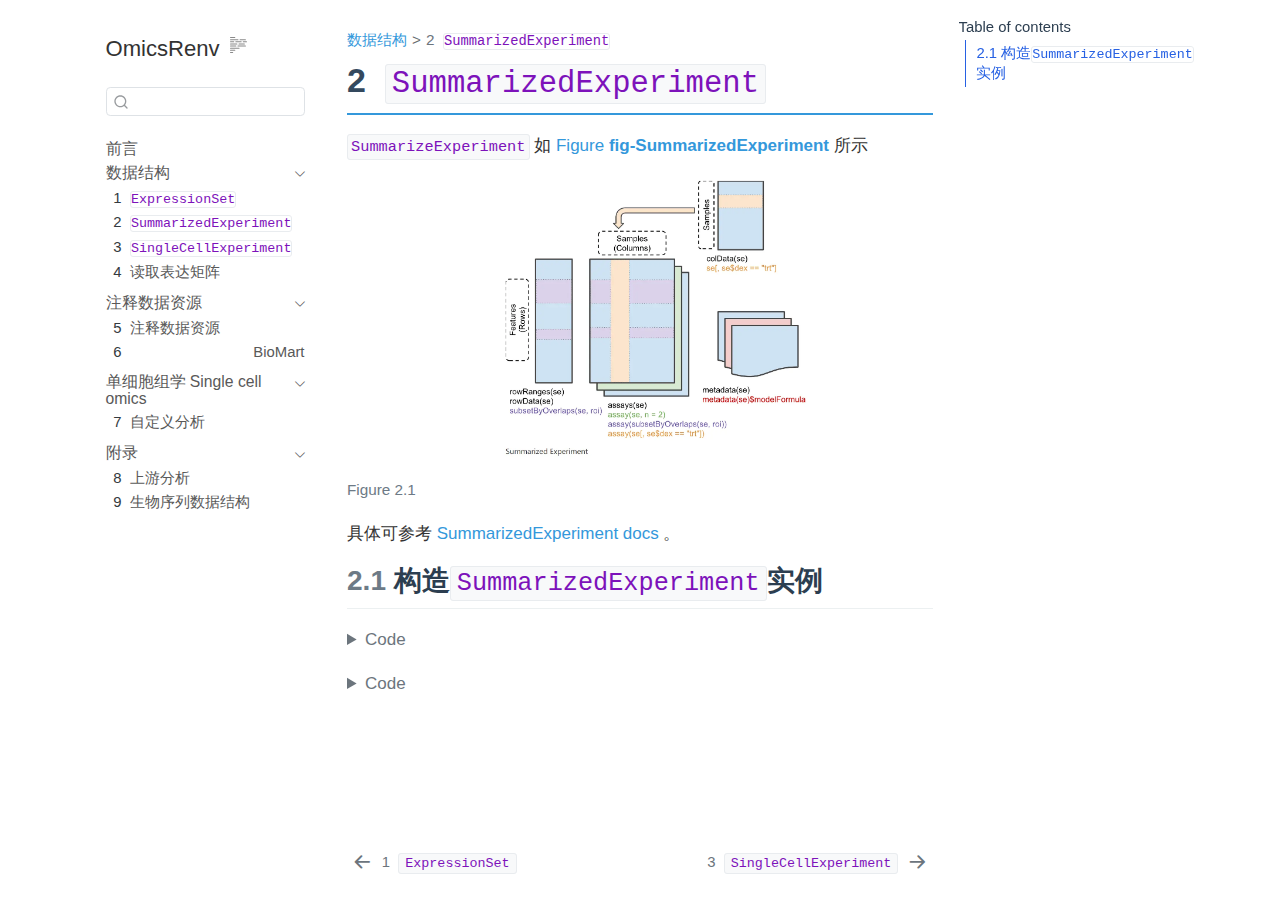
<file: OmicsRenv/SummarizedExperiment.html>
<!DOCTYPE html>
<html xmlns="http://www.w3.org/1999/xhtml" lang="en" xml:lang="en"><head>

<meta charset="utf-8">
<meta name="generator" content="quarto-1.7.32">

<meta name="viewport" content="width=device-width, initial-scale=1.0, user-scalable=yes">


<title>2&nbsp; SummarizedExperiment – OmicsRenv</title>
<style>
code{white-space: pre-wrap;}
span.smallcaps{font-variant: small-caps;}
div.columns{display: flex; gap: min(4vw, 1.5em);}
div.column{flex: auto; overflow-x: auto;}
div.hanging-indent{margin-left: 1.5em; text-indent: -1.5em;}
ul.task-list{list-style: none;}
ul.task-list li input[type="checkbox"] {
  width: 0.8em;
  margin: 0 0.8em 0.2em -1em; /* quarto-specific, see https://github.com/quarto-dev/quarto-cli/issues/4556 */ 
  vertical-align: middle;
}
/* CSS for syntax highlighting */
html { -webkit-text-size-adjust: 100%; }
pre > code.sourceCode { white-space: pre; position: relative; }
pre > code.sourceCode > span { display: inline-block; line-height: 1.25; }
pre > code.sourceCode > span:empty { height: 1.2em; }
.sourceCode { overflow: visible; }
code.sourceCode > span { color: inherit; text-decoration: inherit; }
div.sourceCode { margin: 1em 0; }
pre.sourceCode { margin: 0; }
@media screen {
div.sourceCode { overflow: auto; }
}
@media print {
pre > code.sourceCode { white-space: pre-wrap; }
pre > code.sourceCode > span { text-indent: -5em; padding-left: 5em; }
}
pre.numberSource code
  { counter-reset: source-line 0; }
pre.numberSource code > span
  { position: relative; left: -4em; counter-increment: source-line; }
pre.numberSource code > span > a:first-child::before
  { content: counter(source-line);
    position: relative; left: -1em; text-align: right; vertical-align: baseline;
    border: none; display: inline-block;
    -webkit-touch-callout: none; -webkit-user-select: none;
    -khtml-user-select: none; -moz-user-select: none;
    -ms-user-select: none; user-select: none;
    padding: 0 4px; width: 4em;
  }
pre.numberSource { margin-left: 3em;  padding-left: 4px; }
div.sourceCode
  {   }
@media screen {
pre > code.sourceCode > span > a:first-child::before { text-decoration: underline; }
}
</style>


<script src="site_libs/quarto-nav/quarto-nav.js"></script>
<script src="site_libs/quarto-nav/headroom.min.js"></script>
<script src="site_libs/clipboard/clipboard.min.js"></script>
<script src="site_libs/quarto-search/autocomplete.umd.js"></script>
<script src="site_libs/quarto-search/fuse.min.js"></script>
<script src="site_libs/quarto-search/quarto-search.js"></script>
<meta name="quarto:offset" content="./">
<link href="./SingleCellExperiment.html" rel="next">
<link href="./ExpressionSet.html" rel="prev">
<script src="site_libs/quarto-html/quarto.js" type="module"></script>
<script src="site_libs/quarto-html/tabsets/tabsets.js" type="module"></script>
<script src="site_libs/quarto-html/popper.min.js"></script>
<script src="site_libs/quarto-html/tippy.umd.min.js"></script>
<script src="site_libs/quarto-html/anchor.min.js"></script>
<link href="site_libs/quarto-html/tippy.css" rel="stylesheet">
<link href="site_libs/quarto-html/quarto-syntax-highlighting-37eea08aefeeee20ff55810ff984fec1.css" rel="stylesheet" id="quarto-text-highlighting-styles">
<script src="site_libs/bootstrap/bootstrap.min.js"></script>
<link href="site_libs/bootstrap/bootstrap-icons.css" rel="stylesheet">
<link href="site_libs/bootstrap/bootstrap-364982630eef5352dd1537128a8ed5cb.min.css" rel="stylesheet" append-hash="true" id="quarto-bootstrap" data-mode="light">
<script id="quarto-search-options" type="application/json">{
  "location": "sidebar",
  "copy-button": false,
  "collapse-after": 3,
  "panel-placement": "start",
  "type": "textbox",
  "limit": 50,
  "keyboard-shortcut": [
    "f",
    "/",
    "s"
  ],
  "show-item-context": false,
  "language": {
    "search-no-results-text": "No results",
    "search-matching-documents-text": "matching documents",
    "search-copy-link-title": "Copy link to search",
    "search-hide-matches-text": "Hide additional matches",
    "search-more-match-text": "more match in this document",
    "search-more-matches-text": "more matches in this document",
    "search-clear-button-title": "Clear",
    "search-text-placeholder": "",
    "search-detached-cancel-button-title": "Cancel",
    "search-submit-button-title": "Submit",
    "search-label": "Search"
  }
}</script>


<link rel="stylesheet" href="styles.css">
</head>

<body class="nav-sidebar floating quarto-light">

<div id="quarto-search-results"></div>
  <header id="quarto-header" class="headroom fixed-top">
  <nav class="quarto-secondary-nav">
    <div class="container-fluid d-flex">
      <button type="button" class="quarto-btn-toggle btn" data-bs-toggle="collapse" role="button" data-bs-target=".quarto-sidebar-collapse-item" aria-controls="quarto-sidebar" aria-expanded="false" aria-label="Toggle sidebar navigation" onclick="if (window.quartoToggleHeadroom) { window.quartoToggleHeadroom(); }">
        <i class="bi bi-layout-text-sidebar-reverse"></i>
      </button>
        <nav class="quarto-page-breadcrumbs" aria-label="breadcrumb"><ol class="breadcrumb"><li class="breadcrumb-item"><a href="./ExpressionSet.html">数据结构</a></li><li class="breadcrumb-item"><a href="./SummarizedExperiment.html"><span class="chapter-number">2</span>&nbsp; <span class="chapter-title"><code>SummarizedExperiment</code></span></a></li></ol></nav>
        <a class="flex-grow-1" role="navigation" data-bs-toggle="collapse" data-bs-target=".quarto-sidebar-collapse-item" aria-controls="quarto-sidebar" aria-expanded="false" aria-label="Toggle sidebar navigation" onclick="if (window.quartoToggleHeadroom) { window.quartoToggleHeadroom(); }">      
        </a>
      <button type="button" class="btn quarto-search-button" aria-label="Search" onclick="window.quartoOpenSearch();">
        <i class="bi bi-search"></i>
      </button>
    </div>
  </nav>
</header>
<!-- content -->
<div id="quarto-content" class="quarto-container page-columns page-rows-contents page-layout-article">
<!-- sidebar -->
  <nav id="quarto-sidebar" class="sidebar collapse collapse-horizontal quarto-sidebar-collapse-item sidebar-navigation floating overflow-auto">
    <div class="pt-lg-2 mt-2 text-left sidebar-header">
    <div class="sidebar-title mb-0 py-0">
      <a href="./">OmicsRenv</a> 
        <div class="sidebar-tools-main">
  <a href="" class="quarto-reader-toggle quarto-navigation-tool px-1" onclick="window.quartoToggleReader(); return false;" title="Toggle reader mode">
  <div class="quarto-reader-toggle-btn">
  <i class="bi"></i>
  </div>
</a>
</div>
    </div>
      </div>
        <div class="mt-2 flex-shrink-0 align-items-center">
        <div class="sidebar-search">
        <div id="quarto-search" class="" title="Search"></div>
        </div>
        </div>
    <div class="sidebar-menu-container"> 
    <ul class="list-unstyled mt-1">
        <li class="sidebar-item">
  <div class="sidebar-item-container"> 
  <a href="./index.html" class="sidebar-item-text sidebar-link">
 <span class="menu-text">前言</span></a>
  </div>
</li>
        <li class="sidebar-item sidebar-item-section">
      <div class="sidebar-item-container"> 
            <a class="sidebar-item-text sidebar-link text-start" data-bs-toggle="collapse" data-bs-target="#quarto-sidebar-section-1" role="navigation" aria-expanded="true">
 <span class="menu-text">数据结构</span></a>
          <a class="sidebar-item-toggle text-start" data-bs-toggle="collapse" data-bs-target="#quarto-sidebar-section-1" role="navigation" aria-expanded="true" aria-label="Toggle section">
            <i class="bi bi-chevron-right ms-2"></i>
          </a> 
      </div>
      <ul id="quarto-sidebar-section-1" class="collapse list-unstyled sidebar-section depth1 show">  
          <li class="sidebar-item">
  <div class="sidebar-item-container"> 
  <a href="./ExpressionSet.html" class="sidebar-item-text sidebar-link">
 <span class="menu-text"><span class="chapter-number">1</span>&nbsp; <span class="chapter-title"><code>ExpressionSet</code></span></span></a>
  </div>
</li>
          <li class="sidebar-item">
  <div class="sidebar-item-container"> 
  <a href="./SummarizedExperiment.html" class="sidebar-item-text sidebar-link active">
 <span class="menu-text"><span class="chapter-number">2</span>&nbsp; <span class="chapter-title"><code>SummarizedExperiment</code></span></span></a>
  </div>
</li>
          <li class="sidebar-item">
  <div class="sidebar-item-container"> 
  <a href="./SingleCellExperiment.html" class="sidebar-item-text sidebar-link">
 <span class="menu-text"><span class="chapter-number">3</span>&nbsp; <span class="chapter-title"><code>SingleCellExperiment</code></span></span></a>
  </div>
</li>
          <li class="sidebar-item">
  <div class="sidebar-item-container"> 
  <a href="./read.html" class="sidebar-item-text sidebar-link">
 <span class="menu-text"><span class="chapter-number">4</span>&nbsp; <span class="chapter-title">读取表达矩阵</span></span></a>
  </div>
</li>
      </ul>
  </li>
        <li class="sidebar-item sidebar-item-section">
      <div class="sidebar-item-container"> 
            <a class="sidebar-item-text sidebar-link text-start" data-bs-toggle="collapse" data-bs-target="#quarto-sidebar-section-2" role="navigation" aria-expanded="true">
 <span class="menu-text">注释数据资源</span></a>
          <a class="sidebar-item-toggle text-start" data-bs-toggle="collapse" data-bs-target="#quarto-sidebar-section-2" role="navigation" aria-expanded="true" aria-label="Toggle section">
            <i class="bi bi-chevron-right ms-2"></i>
          </a> 
      </div>
      <ul id="quarto-sidebar-section-2" class="collapse list-unstyled sidebar-section depth1 show">  
          <li class="sidebar-item">
  <div class="sidebar-item-container"> 
  <a href="./annotation_resources.html" class="sidebar-item-text sidebar-link">
 <span class="menu-text"><span class="chapter-number">5</span>&nbsp; <span class="chapter-title">注释数据资源</span></span></a>
  </div>
</li>
          <li class="sidebar-item">
  <div class="sidebar-item-container"> 
  <a href="./biomaRt.html" class="sidebar-item-text sidebar-link">
 <span class="menu-text"><span class="chapter-number">6</span>&nbsp; <span class="chapter-title"><a href="https://bioconductor.org/packages/release/bioc/html/biomaRt.html">BioMart</a></span></span></a>
  </div>
</li>
      </ul>
  </li>
        <li class="sidebar-item sidebar-item-section">
      <div class="sidebar-item-container"> 
            <a href="./single_cell_omics.html" class="sidebar-item-text sidebar-link">
 <span class="menu-text">单细胞组学 Single cell omics</span></a>
          <a class="sidebar-item-toggle text-start" data-bs-toggle="collapse" data-bs-target="#quarto-sidebar-section-3" role="navigation" aria-expanded="true" aria-label="Toggle section">
            <i class="bi bi-chevron-right ms-2"></i>
          </a> 
      </div>
      <ul id="quarto-sidebar-section-3" class="collapse list-unstyled sidebar-section depth1 show">  
          <li class="sidebar-item">
  <div class="sidebar-item-container"> 
  <a href="./Orchestrating_Single_Cell_Analysis.html" class="sidebar-item-text sidebar-link">
 <span class="menu-text"><span class="chapter-number">7</span>&nbsp; <span class="chapter-title">自定义分析</span></span></a>
  </div>
</li>
      </ul>
  </li>
        <li class="sidebar-item sidebar-item-section">
      <div class="sidebar-item-container"> 
            <a class="sidebar-item-text sidebar-link text-start" data-bs-toggle="collapse" data-bs-target="#quarto-sidebar-section-4" role="navigation" aria-expanded="true">
 <span class="menu-text">附录</span></a>
          <a class="sidebar-item-toggle text-start" data-bs-toggle="collapse" data-bs-target="#quarto-sidebar-section-4" role="navigation" aria-expanded="true" aria-label="Toggle section">
            <i class="bi bi-chevron-right ms-2"></i>
          </a> 
      </div>
      <ul id="quarto-sidebar-section-4" class="collapse list-unstyled sidebar-section depth1 show">  
          <li class="sidebar-item">
  <div class="sidebar-item-container"> 
  <a href="./upstream_analysis.html" class="sidebar-item-text sidebar-link">
 <span class="menu-text"><span class="chapter-number">8</span>&nbsp; <span class="chapter-title">上游分析</span></span></a>
  </div>
</li>
          <li class="sidebar-item">
  <div class="sidebar-item-container"> 
  <a href="./sequence_structure.html" class="sidebar-item-text sidebar-link">
 <span class="menu-text"><span class="chapter-number">9</span>&nbsp; <span class="chapter-title">生物序列数据结构</span></span></a>
  </div>
</li>
      </ul>
  </li>
    </ul>
    </div>
</nav>
<div id="quarto-sidebar-glass" class="quarto-sidebar-collapse-item" data-bs-toggle="collapse" data-bs-target=".quarto-sidebar-collapse-item"></div>
<!-- margin-sidebar -->
    <div id="quarto-margin-sidebar" class="sidebar margin-sidebar">
        <nav id="TOC" role="doc-toc" class="toc-active">
    <h2 id="toc-title">Table of contents</h2>
   
  <ul>
  <li><a href="#构造summarizedexperiment实例" id="toc-构造summarizedexperiment实例" class="nav-link active" data-scroll-target="#构造summarizedexperiment实例"><span class="header-section-number">2.1</span> 构造<code>SummarizedExperiment</code>实例</a></li>
  </ul>
</nav>
    </div>
<!-- main -->
<main class="content" id="quarto-document-content">

<header id="title-block-header" class="quarto-title-block default"><nav class="quarto-page-breadcrumbs quarto-title-breadcrumbs d-none d-lg-block" aria-label="breadcrumb"><ol class="breadcrumb"><li class="breadcrumb-item"><a href="./ExpressionSet.html">数据结构</a></li><li class="breadcrumb-item"><a href="./SummarizedExperiment.html"><span class="chapter-number">2</span>&nbsp; <span class="chapter-title"><code>SummarizedExperiment</code></span></a></li></ol></nav>
<div class="quarto-title">
<h1 class="title"><span class="chapter-number">2</span>&nbsp; <span class="chapter-title"><code>SummarizedExperiment</code></span></h1>
</div>



<div class="quarto-title-meta">

    
  
    
  </div>
  


</header>


<p><code>SummarizeExperiment</code> 如 <a href="#fig-SummarizedExperiment" class="quarto-xref">Figure&nbsp;<span class="quarto-unresolved-ref">fig-SummarizedExperiment</span></a> 所示</p>
<div id="fig-SummarizedExperiment" class="quarto-float quarto-figure quarto-figure-center anchored" data-fig-align="center" width="60%">
<figure class="quarto-float quarto-float-fig figure">
<div aria-describedby="fig-SummarizedExperiment-caption-0ceaefa1-69ba-4598-a22c-09a6ac19f8ca">
<img src="images/SummarizedExperiment.webp" id="fig-SummarizedExperiment" class="img-fluid quarto-figure quarto-figure-center anchored figure-img" style="width:60.0%">
</div>
<figcaption class="quarto-float-caption-bottom quarto-float-caption quarto-float-fig quarto-uncaptioned" id="fig-SummarizedExperiment-caption-0ceaefa1-69ba-4598-a22c-09a6ac19f8ca">
Figure&nbsp;2.1
</figcaption>
</figure>
</div>
<p>具体可参考 <a href="https://bioconductor.org/packages/release/bioc/vignettes/SummarizedExperiment/inst/doc/SummarizedExperiment.html">SummarizedExperiment docs</a> 。</p>
<section id="构造summarizedexperiment实例" class="level2" data-number="2.1">
<h2 data-number="2.1" class="anchored" data-anchor-id="构造summarizedexperiment实例"><span class="header-section-number">2.1</span> 构造<code>SummarizedExperiment</code>实例</h2>
<div class="cell">
<details class="code-fold">
<summary>Code</summary>
<div class="sourceCode cell-code" id="cb1"><pre class="sourceCode r code-with-copy"><code class="sourceCode r"><span id="cb1-1"><a href="#cb1-1" aria-hidden="true" tabindex="-1"></a><span class="fu">library</span>(SummarizedExperiment)</span>
<span id="cb1-2"><a href="#cb1-2" aria-hidden="true" tabindex="-1"></a><span class="co"># 计数矩阵</span></span>
<span id="cb1-3"><a href="#cb1-3" aria-hidden="true" tabindex="-1"></a>nrows <span class="ot">&lt;-</span> <span class="dv">200</span></span>
<span id="cb1-4"><a href="#cb1-4" aria-hidden="true" tabindex="-1"></a>ncols <span class="ot">&lt;-</span> <span class="dv">6</span></span>
<span id="cb1-5"><a href="#cb1-5" aria-hidden="true" tabindex="-1"></a>counts <span class="ot">&lt;-</span> <span class="fu">matrix</span>(<span class="fu">runif</span>(nrows <span class="sc">*</span> ncols, <span class="dv">1</span>, <span class="fl">1e4</span>), nrows)</span>
<span id="cb1-6"><a href="#cb1-6" aria-hidden="true" tabindex="-1"></a><span class="fu">head</span>(counts)</span>
<span id="cb1-7"><a href="#cb1-7" aria-hidden="true" tabindex="-1"></a><span class="co">#&gt;          [,1]     [,2]      [,3]     [,4]     [,5]     [,6]</span></span>
<span id="cb1-8"><a href="#cb1-8" aria-hidden="true" tabindex="-1"></a><span class="co">#&gt; [1,] 7034.163 2310.578 7611.7706 7106.106 3401.240 8562.139</span></span>
<span id="cb1-9"><a href="#cb1-9" aria-hidden="true" tabindex="-1"></a><span class="co">#&gt; [2,] 7894.975 9408.041 9169.3042 7406.625 1774.773 3817.866</span></span>
<span id="cb1-10"><a href="#cb1-10" aria-hidden="true" tabindex="-1"></a><span class="co">#&gt; [3,] 8390.560 1034.159 5790.8851 1475.760 8289.487 1436.086</span></span>
<span id="cb1-11"><a href="#cb1-11" aria-hidden="true" tabindex="-1"></a><span class="co">#&gt; [4,] 7062.769 7342.525 8221.8233 8939.928 8079.375 7918.103</span></span>
<span id="cb1-12"><a href="#cb1-12" aria-hidden="true" tabindex="-1"></a><span class="co">#&gt; [5,] 6030.536 9676.907  645.9051 8289.291 7663.242 2179.272</span></span>
<span id="cb1-13"><a href="#cb1-13" aria-hidden="true" tabindex="-1"></a><span class="co">#&gt; [6,] 3506.712 2259.127 6284.7849 7333.359 8997.909 9233.068</span></span>
<span id="cb1-14"><a href="#cb1-14" aria-hidden="true" tabindex="-1"></a></span>
<span id="cb1-15"><a href="#cb1-15" aria-hidden="true" tabindex="-1"></a><span class="co"># 行数据：基因</span></span>
<span id="cb1-16"><a href="#cb1-16" aria-hidden="true" tabindex="-1"></a>rowData <span class="ot">&lt;-</span> <span class="fu">GRanges</span>(<span class="at">seqnames =</span> <span class="fu">rep</span>(<span class="fu">c</span>(<span class="st">"chr1"</span>, <span class="st">"chr2"</span>), <span class="fu">c</span>(<span class="dv">50</span>, <span class="dv">150</span>)),</span>
<span id="cb1-17"><a href="#cb1-17" aria-hidden="true" tabindex="-1"></a>                   <span class="at">ranges =</span> <span class="fu">IRanges</span>(<span class="fu">floor</span>(<span class="fu">runif</span>(<span class="dv">200</span>, <span class="fl">1e5</span>, <span class="fl">1e6</span>)), <span class="at">width=</span><span class="dv">100</span>),</span>
<span id="cb1-18"><a href="#cb1-18" aria-hidden="true" tabindex="-1"></a>                   <span class="at">strand=</span><span class="fu">sample</span>(<span class="fu">c</span>(<span class="st">"+"</span>, <span class="st">"-"</span>), <span class="dv">200</span>, <span class="cn">TRUE</span>),</span>
<span id="cb1-19"><a href="#cb1-19" aria-hidden="true" tabindex="-1"></a>                   <span class="at">gene_id=</span><span class="fu">sprintf</span>(<span class="st">"ID%03d"</span>, <span class="dv">1</span><span class="sc">:</span><span class="dv">200</span>))</span>
<span id="cb1-20"><a href="#cb1-20" aria-hidden="true" tabindex="-1"></a>rowData[<span class="dv">1</span><span class="sc">:</span><span class="dv">6</span>,]</span>
<span id="cb1-21"><a href="#cb1-21" aria-hidden="true" tabindex="-1"></a><span class="co">#&gt; GRanges object with 6 ranges and 1 metadata column:</span></span>
<span id="cb1-22"><a href="#cb1-22" aria-hidden="true" tabindex="-1"></a><span class="co">#&gt;       seqnames        ranges strand |     gene_id</span></span>
<span id="cb1-23"><a href="#cb1-23" aria-hidden="true" tabindex="-1"></a><span class="co">#&gt;          &lt;Rle&gt;     &lt;IRanges&gt;  &lt;Rle&gt; | &lt;character&gt;</span></span>
<span id="cb1-24"><a href="#cb1-24" aria-hidden="true" tabindex="-1"></a><span class="co">#&gt;   [1]     chr1 943268-943367      + |       ID001</span></span>
<span id="cb1-25"><a href="#cb1-25" aria-hidden="true" tabindex="-1"></a><span class="co">#&gt;   [2]     chr1 241225-241324      - |       ID002</span></span>
<span id="cb1-26"><a href="#cb1-26" aria-hidden="true" tabindex="-1"></a><span class="co">#&gt;   [3]     chr1 428423-428522      - |       ID003</span></span>
<span id="cb1-27"><a href="#cb1-27" aria-hidden="true" tabindex="-1"></a><span class="co">#&gt;   [4]     chr1 798412-798511      + |       ID004</span></span>
<span id="cb1-28"><a href="#cb1-28" aria-hidden="true" tabindex="-1"></a><span class="co">#&gt;   [5]     chr1 804531-804630      + |       ID005</span></span>
<span id="cb1-29"><a href="#cb1-29" aria-hidden="true" tabindex="-1"></a><span class="co">#&gt;   [6]     chr1 800571-800670      - |       ID006</span></span>
<span id="cb1-30"><a href="#cb1-30" aria-hidden="true" tabindex="-1"></a><span class="co">#&gt;   -------</span></span>
<span id="cb1-31"><a href="#cb1-31" aria-hidden="true" tabindex="-1"></a><span class="co">#&gt;   seqinfo: 2 sequences from an unspecified genome; no seqlengths</span></span>
<span id="cb1-32"><a href="#cb1-32" aria-hidden="true" tabindex="-1"></a></span>
<span id="cb1-33"><a href="#cb1-33" aria-hidden="true" tabindex="-1"></a></span>
<span id="cb1-34"><a href="#cb1-34" aria-hidden="true" tabindex="-1"></a><span class="co"># 列数据：样本</span></span>
<span id="cb1-35"><a href="#cb1-35" aria-hidden="true" tabindex="-1"></a>colData <span class="ot">&lt;-</span> <span class="fu">DataFrame</span>(<span class="at">Treatment=</span><span class="fu">rep</span>(<span class="fu">c</span>(<span class="st">"ChIP"</span>, <span class="st">"Input"</span>), <span class="dv">3</span>),</span>
<span id="cb1-36"><a href="#cb1-36" aria-hidden="true" tabindex="-1"></a>                     <span class="at">row.names=</span>LETTERS[<span class="dv">1</span><span class="sc">:</span><span class="dv">6</span>])</span>
<span id="cb1-37"><a href="#cb1-37" aria-hidden="true" tabindex="-1"></a>colData</span>
<span id="cb1-38"><a href="#cb1-38" aria-hidden="true" tabindex="-1"></a><span class="co">#&gt; DataFrame with 6 rows and 1 column</span></span>
<span id="cb1-39"><a href="#cb1-39" aria-hidden="true" tabindex="-1"></a><span class="co">#&gt;     Treatment</span></span>
<span id="cb1-40"><a href="#cb1-40" aria-hidden="true" tabindex="-1"></a><span class="co">#&gt;   &lt;character&gt;</span></span>
<span id="cb1-41"><a href="#cb1-41" aria-hidden="true" tabindex="-1"></a><span class="co">#&gt; A        ChIP</span></span>
<span id="cb1-42"><a href="#cb1-42" aria-hidden="true" tabindex="-1"></a><span class="co">#&gt; B       Input</span></span>
<span id="cb1-43"><a href="#cb1-43" aria-hidden="true" tabindex="-1"></a><span class="co">#&gt; C        ChIP</span></span>
<span id="cb1-44"><a href="#cb1-44" aria-hidden="true" tabindex="-1"></a><span class="co">#&gt; D       Input</span></span>
<span id="cb1-45"><a href="#cb1-45" aria-hidden="true" tabindex="-1"></a><span class="co">#&gt; E        ChIP</span></span>
<span id="cb1-46"><a href="#cb1-46" aria-hidden="true" tabindex="-1"></a><span class="co">#&gt; F       Input</span></span>
<span id="cb1-47"><a href="#cb1-47" aria-hidden="true" tabindex="-1"></a><span class="co"># 实验元数据</span></span>
<span id="cb1-48"><a href="#cb1-48" aria-hidden="true" tabindex="-1"></a>metadata <span class="ot">&lt;-</span> <span class="st">"A example of how to create an instance of SummarizedExperiment"</span> </span>
<span id="cb1-49"><a href="#cb1-49" aria-hidden="true" tabindex="-1"></a></span>
<span id="cb1-50"><a href="#cb1-50" aria-hidden="true" tabindex="-1"></a>se <span class="ot">&lt;-</span> <span class="fu">SummarizedExperiment</span>(<span class="at">assays=</span><span class="fu">list</span>(<span class="at">counts=</span>counts),</span>
<span id="cb1-51"><a href="#cb1-51" aria-hidden="true" tabindex="-1"></a>                           <span class="at">rowRanges=</span>rowData, </span>
<span id="cb1-52"><a href="#cb1-52" aria-hidden="true" tabindex="-1"></a>                           <span class="at">colData=</span>colData,</span>
<span id="cb1-53"><a href="#cb1-53" aria-hidden="true" tabindex="-1"></a>                           <span class="at">metadata=</span>metadata)</span>
<span id="cb1-54"><a href="#cb1-54" aria-hidden="true" tabindex="-1"></a>se</span>
<span id="cb1-55"><a href="#cb1-55" aria-hidden="true" tabindex="-1"></a><span class="co">#&gt; class: RangedSummarizedExperiment </span></span>
<span id="cb1-56"><a href="#cb1-56" aria-hidden="true" tabindex="-1"></a><span class="co">#&gt; dim: 200 6 </span></span>
<span id="cb1-57"><a href="#cb1-57" aria-hidden="true" tabindex="-1"></a><span class="co">#&gt; metadata(1): ''</span></span>
<span id="cb1-58"><a href="#cb1-58" aria-hidden="true" tabindex="-1"></a><span class="co">#&gt; assays(1): counts</span></span>
<span id="cb1-59"><a href="#cb1-59" aria-hidden="true" tabindex="-1"></a><span class="co">#&gt; rownames: NULL</span></span>
<span id="cb1-60"><a href="#cb1-60" aria-hidden="true" tabindex="-1"></a><span class="co">#&gt; rowData names(1): gene_id</span></span>
<span id="cb1-61"><a href="#cb1-61" aria-hidden="true" tabindex="-1"></a><span class="co">#&gt; colnames(6): A B ... E F</span></span>
<span id="cb1-62"><a href="#cb1-62" aria-hidden="true" tabindex="-1"></a><span class="co">#&gt; colData names(1): Treatment</span></span></code><button title="Copy to Clipboard" class="code-copy-button"><i class="bi"></i></button></pre></div>
</details>
</div>
<div class="cell">
<details class="code-fold">
<summary>Code</summary>
<div class="sourceCode cell-code" id="cb2"><pre class="sourceCode r code-with-copy"><code class="sourceCode r"><span id="cb2-1"><a href="#cb2-1" aria-hidden="true" tabindex="-1"></a><span class="fu">dim</span>(se)</span>
<span id="cb2-2"><a href="#cb2-2" aria-hidden="true" tabindex="-1"></a><span class="co">#&gt; [1] 200   6</span></span>
<span id="cb2-3"><a href="#cb2-3" aria-hidden="true" tabindex="-1"></a></span>
<span id="cb2-4"><a href="#cb2-4" aria-hidden="true" tabindex="-1"></a>SummarizedExperiment<span class="sc">::</span><span class="fu">assay</span>(se)  <span class="sc">|&gt;</span>  <span class="fu">head</span>()</span>
<span id="cb2-5"><a href="#cb2-5" aria-hidden="true" tabindex="-1"></a><span class="co">#&gt;             A        B         C        D        E        F</span></span>
<span id="cb2-6"><a href="#cb2-6" aria-hidden="true" tabindex="-1"></a><span class="co">#&gt; [1,] 7034.163 2310.578 7611.7706 7106.106 3401.240 8562.139</span></span>
<span id="cb2-7"><a href="#cb2-7" aria-hidden="true" tabindex="-1"></a><span class="co">#&gt; [2,] 7894.975 9408.041 9169.3042 7406.625 1774.773 3817.866</span></span>
<span id="cb2-8"><a href="#cb2-8" aria-hidden="true" tabindex="-1"></a><span class="co">#&gt; [3,] 8390.560 1034.159 5790.8851 1475.760 8289.487 1436.086</span></span>
<span id="cb2-9"><a href="#cb2-9" aria-hidden="true" tabindex="-1"></a><span class="co">#&gt; [4,] 7062.769 7342.525 8221.8233 8939.928 8079.375 7918.103</span></span>
<span id="cb2-10"><a href="#cb2-10" aria-hidden="true" tabindex="-1"></a><span class="co">#&gt; [5,] 6030.536 9676.907  645.9051 8289.291 7663.242 2179.272</span></span>
<span id="cb2-11"><a href="#cb2-11" aria-hidden="true" tabindex="-1"></a><span class="co">#&gt; [6,] 3506.712 2259.127 6284.7849 7333.359 8997.909 9233.068</span></span>
<span id="cb2-12"><a href="#cb2-12" aria-hidden="true" tabindex="-1"></a>SummarizedExperiment<span class="sc">::</span><span class="fu">rowData</span>(se)</span>
<span id="cb2-13"><a href="#cb2-13" aria-hidden="true" tabindex="-1"></a><span class="co">#&gt; DataFrame with 200 rows and 1 column</span></span>
<span id="cb2-14"><a href="#cb2-14" aria-hidden="true" tabindex="-1"></a><span class="co">#&gt;         gene_id</span></span>
<span id="cb2-15"><a href="#cb2-15" aria-hidden="true" tabindex="-1"></a><span class="co">#&gt;     &lt;character&gt;</span></span>
<span id="cb2-16"><a href="#cb2-16" aria-hidden="true" tabindex="-1"></a><span class="co">#&gt; 1         ID001</span></span>
<span id="cb2-17"><a href="#cb2-17" aria-hidden="true" tabindex="-1"></a><span class="co">#&gt; 2         ID002</span></span>
<span id="cb2-18"><a href="#cb2-18" aria-hidden="true" tabindex="-1"></a><span class="co">#&gt; 3         ID003</span></span>
<span id="cb2-19"><a href="#cb2-19" aria-hidden="true" tabindex="-1"></a><span class="co">#&gt; 4         ID004</span></span>
<span id="cb2-20"><a href="#cb2-20" aria-hidden="true" tabindex="-1"></a><span class="co">#&gt; 5         ID005</span></span>
<span id="cb2-21"><a href="#cb2-21" aria-hidden="true" tabindex="-1"></a><span class="co">#&gt; ...         ...</span></span>
<span id="cb2-22"><a href="#cb2-22" aria-hidden="true" tabindex="-1"></a><span class="co">#&gt; 196       ID196</span></span>
<span id="cb2-23"><a href="#cb2-23" aria-hidden="true" tabindex="-1"></a><span class="co">#&gt; 197       ID197</span></span>
<span id="cb2-24"><a href="#cb2-24" aria-hidden="true" tabindex="-1"></a><span class="co">#&gt; 198       ID198</span></span>
<span id="cb2-25"><a href="#cb2-25" aria-hidden="true" tabindex="-1"></a><span class="co">#&gt; 199       ID199</span></span>
<span id="cb2-26"><a href="#cb2-26" aria-hidden="true" tabindex="-1"></a><span class="co">#&gt; 200       ID200</span></span>
<span id="cb2-27"><a href="#cb2-27" aria-hidden="true" tabindex="-1"></a>SummarizedExperiment<span class="sc">::</span><span class="fu">rowRanges</span>(se)</span>
<span id="cb2-28"><a href="#cb2-28" aria-hidden="true" tabindex="-1"></a><span class="co">#&gt; GRanges object with 200 ranges and 1 metadata column:</span></span>
<span id="cb2-29"><a href="#cb2-29" aria-hidden="true" tabindex="-1"></a><span class="co">#&gt;         seqnames        ranges strand |     gene_id</span></span>
<span id="cb2-30"><a href="#cb2-30" aria-hidden="true" tabindex="-1"></a><span class="co">#&gt;            &lt;Rle&gt;     &lt;IRanges&gt;  &lt;Rle&gt; | &lt;character&gt;</span></span>
<span id="cb2-31"><a href="#cb2-31" aria-hidden="true" tabindex="-1"></a><span class="co">#&gt;     [1]     chr1 943268-943367      + |       ID001</span></span>
<span id="cb2-32"><a href="#cb2-32" aria-hidden="true" tabindex="-1"></a><span class="co">#&gt;     [2]     chr1 241225-241324      - |       ID002</span></span>
<span id="cb2-33"><a href="#cb2-33" aria-hidden="true" tabindex="-1"></a><span class="co">#&gt;     [3]     chr1 428423-428522      - |       ID003</span></span>
<span id="cb2-34"><a href="#cb2-34" aria-hidden="true" tabindex="-1"></a><span class="co">#&gt;     [4]     chr1 798412-798511      + |       ID004</span></span>
<span id="cb2-35"><a href="#cb2-35" aria-hidden="true" tabindex="-1"></a><span class="co">#&gt;     [5]     chr1 804531-804630      + |       ID005</span></span>
<span id="cb2-36"><a href="#cb2-36" aria-hidden="true" tabindex="-1"></a><span class="co">#&gt;     ...      ...           ...    ... .         ...</span></span>
<span id="cb2-37"><a href="#cb2-37" aria-hidden="true" tabindex="-1"></a><span class="co">#&gt;   [196]     chr2 906164-906263      + |       ID196</span></span>
<span id="cb2-38"><a href="#cb2-38" aria-hidden="true" tabindex="-1"></a><span class="co">#&gt;   [197]     chr2 985324-985423      - |       ID197</span></span>
<span id="cb2-39"><a href="#cb2-39" aria-hidden="true" tabindex="-1"></a><span class="co">#&gt;   [198]     chr2 946656-946755      + |       ID198</span></span>
<span id="cb2-40"><a href="#cb2-40" aria-hidden="true" tabindex="-1"></a><span class="co">#&gt;   [199]     chr2 634615-634714      - |       ID199</span></span>
<span id="cb2-41"><a href="#cb2-41" aria-hidden="true" tabindex="-1"></a><span class="co">#&gt;   [200]     chr2 496786-496885      + |       ID200</span></span>
<span id="cb2-42"><a href="#cb2-42" aria-hidden="true" tabindex="-1"></a><span class="co">#&gt;   -------</span></span>
<span id="cb2-43"><a href="#cb2-43" aria-hidden="true" tabindex="-1"></a><span class="co">#&gt;   seqinfo: 2 sequences from an unspecified genome; no seqlengths</span></span>
<span id="cb2-44"><a href="#cb2-44" aria-hidden="true" tabindex="-1"></a>SummarizedExperiment<span class="sc">::</span><span class="fu">colData</span>(se)</span>
<span id="cb2-45"><a href="#cb2-45" aria-hidden="true" tabindex="-1"></a><span class="co">#&gt; DataFrame with 6 rows and 1 column</span></span>
<span id="cb2-46"><a href="#cb2-46" aria-hidden="true" tabindex="-1"></a><span class="co">#&gt;     Treatment</span></span>
<span id="cb2-47"><a href="#cb2-47" aria-hidden="true" tabindex="-1"></a><span class="co">#&gt;   &lt;character&gt;</span></span>
<span id="cb2-48"><a href="#cb2-48" aria-hidden="true" tabindex="-1"></a><span class="co">#&gt; A        ChIP</span></span>
<span id="cb2-49"><a href="#cb2-49" aria-hidden="true" tabindex="-1"></a><span class="co">#&gt; B       Input</span></span>
<span id="cb2-50"><a href="#cb2-50" aria-hidden="true" tabindex="-1"></a><span class="co">#&gt; C        ChIP</span></span>
<span id="cb2-51"><a href="#cb2-51" aria-hidden="true" tabindex="-1"></a><span class="co">#&gt; D       Input</span></span>
<span id="cb2-52"><a href="#cb2-52" aria-hidden="true" tabindex="-1"></a><span class="co">#&gt; E        ChIP</span></span>
<span id="cb2-53"><a href="#cb2-53" aria-hidden="true" tabindex="-1"></a><span class="co">#&gt; F       Input</span></span></code><button title="Copy to Clipboard" class="code-copy-button"><i class="bi"></i></button></pre></div>
</details>
</div>


</section>

</main> <!-- /main -->
<script id="quarto-html-after-body" type="application/javascript">
  window.document.addEventListener("DOMContentLoaded", function (event) {
    const icon = "";
    const anchorJS = new window.AnchorJS();
    anchorJS.options = {
      placement: 'right',
      icon: icon
    };
    anchorJS.add('.anchored');
    const isCodeAnnotation = (el) => {
      for (const clz of el.classList) {
        if (clz.startsWith('code-annotation-')) {                     
          return true;
        }
      }
      return false;
    }
    const onCopySuccess = function(e) {
      // button target
      const button = e.trigger;
      // don't keep focus
      button.blur();
      // flash "checked"
      button.classList.add('code-copy-button-checked');
      var currentTitle = button.getAttribute("title");
      button.setAttribute("title", "Copied!");
      let tooltip;
      if (window.bootstrap) {
        button.setAttribute("data-bs-toggle", "tooltip");
        button.setAttribute("data-bs-placement", "left");
        button.setAttribute("data-bs-title", "Copied!");
        tooltip = new bootstrap.Tooltip(button, 
          { trigger: "manual", 
            customClass: "code-copy-button-tooltip",
            offset: [0, -8]});
        tooltip.show();    
      }
      setTimeout(function() {
        if (tooltip) {
          tooltip.hide();
          button.removeAttribute("data-bs-title");
          button.removeAttribute("data-bs-toggle");
          button.removeAttribute("data-bs-placement");
        }
        button.setAttribute("title", currentTitle);
        button.classList.remove('code-copy-button-checked');
      }, 1000);
      // clear code selection
      e.clearSelection();
    }
    const getTextToCopy = function(trigger) {
        const codeEl = trigger.previousElementSibling.cloneNode(true);
        for (const childEl of codeEl.children) {
          if (isCodeAnnotation(childEl)) {
            childEl.remove();
          }
        }
        return codeEl.innerText;
    }
    const clipboard = new window.ClipboardJS('.code-copy-button:not([data-in-quarto-modal])', {
      text: getTextToCopy
    });
    clipboard.on('success', onCopySuccess);
    if (window.document.getElementById('quarto-embedded-source-code-modal')) {
      const clipboardModal = new window.ClipboardJS('.code-copy-button[data-in-quarto-modal]', {
        text: getTextToCopy,
        container: window.document.getElementById('quarto-embedded-source-code-modal')
      });
      clipboardModal.on('success', onCopySuccess);
    }
      var localhostRegex = new RegExp(/^(?:http|https):\/\/localhost\:?[0-9]*\//);
      var mailtoRegex = new RegExp(/^mailto:/);
        var filterRegex = new RegExp('/' + window.location.host + '/');
      var isInternal = (href) => {
          return filterRegex.test(href) || localhostRegex.test(href) || mailtoRegex.test(href);
      }
      // Inspect non-navigation links and adorn them if external
     var links = window.document.querySelectorAll('a[href]:not(.nav-link):not(.navbar-brand):not(.toc-action):not(.sidebar-link):not(.sidebar-item-toggle):not(.pagination-link):not(.no-external):not([aria-hidden]):not(.dropdown-item):not(.quarto-navigation-tool):not(.about-link)');
      for (var i=0; i<links.length; i++) {
        const link = links[i];
        if (!isInternal(link.href)) {
          // undo the damage that might have been done by quarto-nav.js in the case of
          // links that we want to consider external
          if (link.dataset.originalHref !== undefined) {
            link.href = link.dataset.originalHref;
          }
        }
      }
    function tippyHover(el, contentFn, onTriggerFn, onUntriggerFn) {
      const config = {
        allowHTML: true,
        maxWidth: 500,
        delay: 100,
        arrow: false,
        appendTo: function(el) {
            return el.parentElement;
        },
        interactive: true,
        interactiveBorder: 10,
        theme: 'quarto',
        placement: 'bottom-start',
      };
      if (contentFn) {
        config.content = contentFn;
      }
      if (onTriggerFn) {
        config.onTrigger = onTriggerFn;
      }
      if (onUntriggerFn) {
        config.onUntrigger = onUntriggerFn;
      }
      window.tippy(el, config); 
    }
    const noterefs = window.document.querySelectorAll('a[role="doc-noteref"]');
    for (var i=0; i<noterefs.length; i++) {
      const ref = noterefs[i];
      tippyHover(ref, function() {
        // use id or data attribute instead here
        let href = ref.getAttribute('data-footnote-href') || ref.getAttribute('href');
        try { href = new URL(href).hash; } catch {}
        const id = href.replace(/^#\/?/, "");
        const note = window.document.getElementById(id);
        if (note) {
          return note.innerHTML;
        } else {
          return "";
        }
      });
    }
    const xrefs = window.document.querySelectorAll('a.quarto-xref');
    const processXRef = (id, note) => {
      // Strip column container classes
      const stripColumnClz = (el) => {
        el.classList.remove("page-full", "page-columns");
        if (el.children) {
          for (const child of el.children) {
            stripColumnClz(child);
          }
        }
      }
      stripColumnClz(note)
      if (id === null || id.startsWith('sec-')) {
        // Special case sections, only their first couple elements
        const container = document.createElement("div");
        if (note.children && note.children.length > 2) {
          container.appendChild(note.children[0].cloneNode(true));
          for (let i = 1; i < note.children.length; i++) {
            const child = note.children[i];
            if (child.tagName === "P" && child.innerText === "") {
              continue;
            } else {
              container.appendChild(child.cloneNode(true));
              break;
            }
          }
          if (window.Quarto?.typesetMath) {
            window.Quarto.typesetMath(container);
          }
          return container.innerHTML
        } else {
          if (window.Quarto?.typesetMath) {
            window.Quarto.typesetMath(note);
          }
          return note.innerHTML;
        }
      } else {
        // Remove any anchor links if they are present
        const anchorLink = note.querySelector('a.anchorjs-link');
        if (anchorLink) {
          anchorLink.remove();
        }
        if (window.Quarto?.typesetMath) {
          window.Quarto.typesetMath(note);
        }
        if (note.classList.contains("callout")) {
          return note.outerHTML;
        } else {
          return note.innerHTML;
        }
      }
    }
    for (var i=0; i<xrefs.length; i++) {
      const xref = xrefs[i];
      tippyHover(xref, undefined, function(instance) {
        instance.disable();
        let url = xref.getAttribute('href');
        let hash = undefined; 
        if (url.startsWith('#')) {
          hash = url;
        } else {
          try { hash = new URL(url).hash; } catch {}
        }
        if (hash) {
          const id = hash.replace(/^#\/?/, "");
          const note = window.document.getElementById(id);
          if (note !== null) {
            try {
              const html = processXRef(id, note.cloneNode(true));
              instance.setContent(html);
            } finally {
              instance.enable();
              instance.show();
            }
          } else {
            // See if we can fetch this
            fetch(url.split('#')[0])
            .then(res => res.text())
            .then(html => {
              const parser = new DOMParser();
              const htmlDoc = parser.parseFromString(html, "text/html");
              const note = htmlDoc.getElementById(id);
              if (note !== null) {
                const html = processXRef(id, note);
                instance.setContent(html);
              } 
            }).finally(() => {
              instance.enable();
              instance.show();
            });
          }
        } else {
          // See if we can fetch a full url (with no hash to target)
          // This is a special case and we should probably do some content thinning / targeting
          fetch(url)
          .then(res => res.text())
          .then(html => {
            const parser = new DOMParser();
            const htmlDoc = parser.parseFromString(html, "text/html");
            const note = htmlDoc.querySelector('main.content');
            if (note !== null) {
              // This should only happen for chapter cross references
              // (since there is no id in the URL)
              // remove the first header
              if (note.children.length > 0 && note.children[0].tagName === "HEADER") {
                note.children[0].remove();
              }
              const html = processXRef(null, note);
              instance.setContent(html);
            } 
          }).finally(() => {
            instance.enable();
            instance.show();
          });
        }
      }, function(instance) {
      });
    }
        let selectedAnnoteEl;
        const selectorForAnnotation = ( cell, annotation) => {
          let cellAttr = 'data-code-cell="' + cell + '"';
          let lineAttr = 'data-code-annotation="' +  annotation + '"';
          const selector = 'span[' + cellAttr + '][' + lineAttr + ']';
          return selector;
        }
        const selectCodeLines = (annoteEl) => {
          const doc = window.document;
          const targetCell = annoteEl.getAttribute("data-target-cell");
          const targetAnnotation = annoteEl.getAttribute("data-target-annotation");
          const annoteSpan = window.document.querySelector(selectorForAnnotation(targetCell, targetAnnotation));
          const lines = annoteSpan.getAttribute("data-code-lines").split(",");
          const lineIds = lines.map((line) => {
            return targetCell + "-" + line;
          })
          let top = null;
          let height = null;
          let parent = null;
          if (lineIds.length > 0) {
              //compute the position of the single el (top and bottom and make a div)
              const el = window.document.getElementById(lineIds[0]);
              top = el.offsetTop;
              height = el.offsetHeight;
              parent = el.parentElement.parentElement;
            if (lineIds.length > 1) {
              const lastEl = window.document.getElementById(lineIds[lineIds.length - 1]);
              const bottom = lastEl.offsetTop + lastEl.offsetHeight;
              height = bottom - top;
            }
            if (top !== null && height !== null && parent !== null) {
              // cook up a div (if necessary) and position it 
              let div = window.document.getElementById("code-annotation-line-highlight");
              if (div === null) {
                div = window.document.createElement("div");
                div.setAttribute("id", "code-annotation-line-highlight");
                div.style.position = 'absolute';
                parent.appendChild(div);
              }
              div.style.top = top - 2 + "px";
              div.style.height = height + 4 + "px";
              div.style.left = 0;
              let gutterDiv = window.document.getElementById("code-annotation-line-highlight-gutter");
              if (gutterDiv === null) {
                gutterDiv = window.document.createElement("div");
                gutterDiv.setAttribute("id", "code-annotation-line-highlight-gutter");
                gutterDiv.style.position = 'absolute';
                const codeCell = window.document.getElementById(targetCell);
                const gutter = codeCell.querySelector('.code-annotation-gutter');
                gutter.appendChild(gutterDiv);
              }
              gutterDiv.style.top = top - 2 + "px";
              gutterDiv.style.height = height + 4 + "px";
            }
            selectedAnnoteEl = annoteEl;
          }
        };
        const unselectCodeLines = () => {
          const elementsIds = ["code-annotation-line-highlight", "code-annotation-line-highlight-gutter"];
          elementsIds.forEach((elId) => {
            const div = window.document.getElementById(elId);
            if (div) {
              div.remove();
            }
          });
          selectedAnnoteEl = undefined;
        };
          // Handle positioning of the toggle
      window.addEventListener(
        "resize",
        throttle(() => {
          elRect = undefined;
          if (selectedAnnoteEl) {
            selectCodeLines(selectedAnnoteEl);
          }
        }, 10)
      );
      function throttle(fn, ms) {
      let throttle = false;
      let timer;
        return (...args) => {
          if(!throttle) { // first call gets through
              fn.apply(this, args);
              throttle = true;
          } else { // all the others get throttled
              if(timer) clearTimeout(timer); // cancel #2
              timer = setTimeout(() => {
                fn.apply(this, args);
                timer = throttle = false;
              }, ms);
          }
        };
      }
        // Attach click handler to the DT
        const annoteDls = window.document.querySelectorAll('dt[data-target-cell]');
        for (const annoteDlNode of annoteDls) {
          annoteDlNode.addEventListener('click', (event) => {
            const clickedEl = event.target;
            if (clickedEl !== selectedAnnoteEl) {
              unselectCodeLines();
              const activeEl = window.document.querySelector('dt[data-target-cell].code-annotation-active');
              if (activeEl) {
                activeEl.classList.remove('code-annotation-active');
              }
              selectCodeLines(clickedEl);
              clickedEl.classList.add('code-annotation-active');
            } else {
              // Unselect the line
              unselectCodeLines();
              clickedEl.classList.remove('code-annotation-active');
            }
          });
        }
    const findCites = (el) => {
      const parentEl = el.parentElement;
      if (parentEl) {
        const cites = parentEl.dataset.cites;
        if (cites) {
          return {
            el,
            cites: cites.split(' ')
          };
        } else {
          return findCites(el.parentElement)
        }
      } else {
        return undefined;
      }
    };
    var bibliorefs = window.document.querySelectorAll('a[role="doc-biblioref"]');
    for (var i=0; i<bibliorefs.length; i++) {
      const ref = bibliorefs[i];
      const citeInfo = findCites(ref);
      if (citeInfo) {
        tippyHover(citeInfo.el, function() {
          var popup = window.document.createElement('div');
          citeInfo.cites.forEach(function(cite) {
            var citeDiv = window.document.createElement('div');
            citeDiv.classList.add('hanging-indent');
            citeDiv.classList.add('csl-entry');
            var biblioDiv = window.document.getElementById('ref-' + cite);
            if (biblioDiv) {
              citeDiv.innerHTML = biblioDiv.innerHTML;
            }
            popup.appendChild(citeDiv);
          });
          return popup.innerHTML;
        });
      }
    }
  });
  </script>
<nav class="page-navigation">
  <div class="nav-page nav-page-previous">
      <a href="./ExpressionSet.html" class="pagination-link" aria-label="`ExpressionSet`">
        <i class="bi bi-arrow-left-short"></i> <span class="nav-page-text"><span class="chapter-number">1</span>&nbsp; <span class="chapter-title"><code>ExpressionSet</code></span></span>
      </a>          
  </div>
  <div class="nav-page nav-page-next">
      <a href="./SingleCellExperiment.html" class="pagination-link" aria-label="`SingleCellExperiment`">
        <span class="nav-page-text"><span class="chapter-number">3</span>&nbsp; <span class="chapter-title"><code>SingleCellExperiment</code></span></span> <i class="bi bi-arrow-right-short"></i>
      </a>
  </div>
</nav>
</div> <!-- /content -->




</body></html>
</file>
<file: docs/site_libs/quarto-html/tippy.css>
.tippy-box[data-animation=fade][data-state=hidden]{opacity:0}[data-tippy-root]{max-width:calc(100vw - 10px)}.tippy-box{position:relative;background-color:#333;color:#fff;border-radius:4px;font-size:14px;line-height:1.4;white-space:normal;outline:0;transition-property:transform,visibility,opacity}.tippy-box[data-placement^=top]>.tippy-arrow{bottom:0}.tippy-box[data-placement^=top]>.tippy-arrow:before{bottom:-7px;left:0;border-width:8px 8px 0;border-top-color:initial;transform-origin:center top}.tippy-box[data-placement^=bottom]>.tippy-arrow{top:0}.tippy-box[data-placement^=bottom]>.tippy-arrow:before{top:-7px;left:0;border-width:0 8px 8px;border-bottom-color:initial;transform-origin:center bottom}.tippy-box[data-placement^=left]>.tippy-arrow{right:0}.tippy-box[data-placement^=left]>.tippy-arrow:before{border-width:8px 0 8px 8px;border-left-color:initial;right:-7px;transform-origin:center left}.tippy-box[data-placement^=right]>.tippy-arrow{left:0}.tippy-box[data-placement^=right]>.tippy-arrow:before{left:-7px;border-width:8px 8px 8px 0;border-right-color:initial;transform-origin:center right}.tippy-box[data-inertia][data-state=visible]{transition-timing-function:cubic-bezier(.54,1.5,.38,1.11)}.tippy-arrow{width:16px;height:16px;color:#333}.tippy-arrow:before{content:"";position:absolute;border-color:transparent;border-style:solid}.tippy-content{position:relative;padding:5px 9px;z-index:1}
</file>
<file: docs/site_libs/quarto-html/quarto-syntax-highlighting-37eea08aefeeee20ff55810ff984fec1.css>
/* quarto syntax highlight colors */
:root {
  --quarto-hl-ot-color: #003B4F;
  --quarto-hl-at-color: #657422;
  --quarto-hl-ss-color: #20794D;
  --quarto-hl-an-color: #5E5E5E;
  --quarto-hl-fu-color: #4758AB;
  --quarto-hl-st-color: #20794D;
  --quarto-hl-cf-color: #003B4F;
  --quarto-hl-op-color: #5E5E5E;
  --quarto-hl-er-color: #AD0000;
  --quarto-hl-bn-color: #AD0000;
  --quarto-hl-al-color: #AD0000;
  --quarto-hl-va-color: #111111;
  --quarto-hl-bu-color: inherit;
  --quarto-hl-ex-color: inherit;
  --quarto-hl-pp-color: #AD0000;
  --quarto-hl-in-color: #5E5E5E;
  --quarto-hl-vs-color: #20794D;
  --quarto-hl-wa-color: #5E5E5E;
  --quarto-hl-do-color: #5E5E5E;
  --quarto-hl-im-color: #00769E;
  --quarto-hl-ch-color: #20794D;
  --quarto-hl-dt-color: #AD0000;
  --quarto-hl-fl-color: #AD0000;
  --quarto-hl-co-color: #5E5E5E;
  --quarto-hl-cv-color: #5E5E5E;
  --quarto-hl-cn-color: #8f5902;
  --quarto-hl-sc-color: #5E5E5E;
  --quarto-hl-dv-color: #AD0000;
  --quarto-hl-kw-color: #003B4F;
}

/* other quarto variables */
:root {
  --quarto-font-monospace: SFMono-Regular, Menlo, Monaco, Consolas, "Liberation Mono", "Courier New", monospace;
}

/* syntax highlight based on Pandoc's rules */
pre > code.sourceCode > span {
  color: #003B4F;
}

code.sourceCode > span {
  color: #003B4F;
}

div.sourceCode,
div.sourceCode pre.sourceCode {
  color: #003B4F;
}

/* Normal */
code span {
  color: #003B4F;
}

/* Alert */
code span.al {
  color: #AD0000;
  font-style: inherit;
}

/* Annotation */
code span.an {
  color: #5E5E5E;
  font-style: inherit;
}

/* Attribute */
code span.at {
  color: #657422;
  font-style: inherit;
}

/* BaseN */
code span.bn {
  color: #AD0000;
  font-style: inherit;
}

/* BuiltIn */
code span.bu {
  font-style: inherit;
}

/* ControlFlow */
code span.cf {
  color: #003B4F;
  font-weight: bold;
  font-style: inherit;
}

/* Char */
code span.ch {
  color: #20794D;
  font-style: inherit;
}

/* Constant */
code span.cn {
  color: #8f5902;
  font-style: inherit;
}

/* Comment */
code span.co {
  color: #5E5E5E;
  font-style: inherit;
}

/* CommentVar */
code span.cv {
  color: #5E5E5E;
  font-style: italic;
}

/* Documentation */
code span.do {
  color: #5E5E5E;
  font-style: italic;
}

/* DataType */
code span.dt {
  color: #AD0000;
  font-style: inherit;
}

/* DecVal */
code span.dv {
  color: #AD0000;
  font-style: inherit;
}

/* Error */
code span.er {
  color: #AD0000;
  font-style: inherit;
}

/* Extension */
code span.ex {
  font-style: inherit;
}

/* Float */
code span.fl {
  color: #AD0000;
  font-style: inherit;
}

/* Function */
code span.fu {
  color: #4758AB;
  font-style: inherit;
}

/* Import */
code span.im {
  color: #00769E;
  font-style: inherit;
}

/* Information */
code span.in {
  color: #5E5E5E;
  font-style: inherit;
}

/* Keyword */
code span.kw {
  color: #003B4F;
  font-weight: bold;
  font-style: inherit;
}

/* Operator */
code span.op {
  color: #5E5E5E;
  font-style: inherit;
}

/* Other */
code span.ot {
  color: #003B4F;
  font-style: inherit;
}

/* Preprocessor */
code span.pp {
  color: #AD0000;
  font-style: inherit;
}

/* SpecialChar */
code span.sc {
  color: #5E5E5E;
  font-style: inherit;
}

/* SpecialString */
code span.ss {
  color: #20794D;
  font-style: inherit;
}

/* String */
code span.st {
  color: #20794D;
  font-style: inherit;
}

/* Variable */
code span.va {
  color: #111111;
  font-style: inherit;
}

/* VerbatimString */
code span.vs {
  color: #20794D;
  font-style: inherit;
}

/* Warning */
code span.wa {
  color: #5E5E5E;
  font-style: italic;
}

.prevent-inlining {
  content: "</";
}

/*# sourceMappingURL=27d3d809615f7771493d095567f04340.css.map */
</file>
<file: docs/styles.css>
/* styles.css - Bioinformatics 书籍样式 */

body {
  font-family: "Helvetica Neue", Helvetica, Arial, sans-serif;
  line-height: 1.6;
  color: #333;
  max-width: 1200px;
  margin: 0 auto;
  padding: 20px;
}

h1, h2, h3, h4, h5, h6 {
  color: #2c3e50;
  border-bottom: 1px solid #ecf0f1;
  padding-bottom: 0.3em;
  margin-top: 1.5em;
}

h1 {
  color: #34495e;
  border-bottom: 2px solid #3498db;
}

code {
  background-color: #f8f9fa;
  padding: 2px 6px;
  border-radius: 3px;
  font-size: 0.9em;
  border: 1px solid #e9ecef;
}

pre code {
  background-color: transparent;
  border: none;
  padding: 0;
}

pre {
  background-color: #f8f9fa;
  border: 1px solid #e9ecef;
  border-radius: 5px;
  padding: 12px;
  overflow-x: auto;
}

/* 表格样式 */
table {
  border-collapse: collapse;
  width: 100%;
  margin: 1em 0;
  box-shadow: 0 1px 3px rgba(0,0,0,0.1);
}

th, td {
  padding: 12px 15px;
  text-align: left;
  border-bottom: 1px solid #ddd;
}

th {
  background-color: #34495e;
  color: white;
  font-weight: 600;
}

tr:nth-child(even) {
  background-color: #f8f9fa;
}

/* 引用块 */
blockquote {
  border-left: 4px solid #3498db;
  padding-left: 15px;
  margin-left: 0;
  color: #7f8c8d;
  font-style: italic;
}

/* 链接 */
a {
  color: #3498db;
  text-decoration: none;
}

a:hover {
  text-decoration: underline;
}

/* 代码块标题 */
.code-with-filename {
  border: 1px solid #e1e4e8;
  border-radius: 6px;
  margin: 1em 0;
}

.code-filename {
  background: #f6f8fa;
  border-bottom: 1px solid #e1e4e8;
  padding: 8px 12px;
  font-family: monospace;
  font-weight: 600;
  color: #586069;
}

/* 生物信息学特定样式 */
.bioinfo-tip {
  background-color: #e8f4fd;
  border-left: 4px solid #3498db;
  padding: 12px 15px;
  margin: 1em 0;
  border-radius: 0 4px 4px 0;
}

.bioinfo-warning {
  background-color: #fdf6e3;
  border-left: 4px solid #f1c40f;
  padding: 12px 15px;
  margin: 1em 0;
  border-radius: 0 4px 4px 0;
}
</file>
<file: docs/site_libs/htmltools-fill-0.5.8.1/fill.css>
@layer htmltools {
  .html-fill-container {
    display: flex;
    flex-direction: column;
    /* Prevent the container from expanding vertically or horizontally beyond its
    parent's constraints. */
    min-height: 0;
    min-width: 0;
  }
  .html-fill-container > .html-fill-item {
    /* Fill items can grow and shrink freely within
    available vertical space in fillable container */
    flex: 1 1 auto;
    min-height: 0;
    min-width: 0;
  }
  .html-fill-container > :not(.html-fill-item) {
    /* Prevent shrinking or growing of non-fill items */
    flex: 0 0 auto;
  }
}
</file>
<file: docs/site_libs/datatables-css-0.0.0/datatables-crosstalk.css>
.dt-crosstalk-fade {
  opacity: 0.2;
}

html body div.DTS div.dataTables_scrollBody {
  background: none;
}


/*
Fix https://github.com/rstudio/DT/issues/563
If the `table.display` is set to "block" (e.g., pkgdown), the browser will display
datatable objects strangely. The search panel and the page buttons will still be
in full-width but the table body will be "compact" and shorter.
In therory, having this attributes will affect `dom="t"`
with `display: block` users. But in reality, there should be no one.
We may remove the below lines in the future if the upstream agree to have this there.
See https://github.com/DataTables/DataTablesSrc/issues/160
*/

table.dataTable {
  display: table;
}


/*
When DTOutput(fill = TRUE), it receives a .html-fill-item class (via htmltools::bindFillRole()), which effectively amounts to `flex: 1 1 auto`. That's mostly fine, but the case where `fillContainer=TRUE`+`height:auto`+`flex-basis:auto` and the container (e.g., a bslib::card()) doesn't have a defined height is a bit problematic since the table wants to fit the parent but the parent wants to fit the table, which results pretty small table height (maybe because there is a minimum height somewhere?). It seems better in this case to impose a 400px height default for the table, which we can do by setting `flex-basis` to 400px (the table is still allowed to grow/shrink when the container has an opinionated height).
*/

.html-fill-container > .html-fill-item.datatables {
  flex-basis: 400px;
}
</file>
<file: OmicsRenv/site_libs/quarto-html/tippy.css>
.tippy-box[data-animation=fade][data-state=hidden]{opacity:0}[data-tippy-root]{max-width:calc(100vw - 10px)}.tippy-box{position:relative;background-color:#333;color:#fff;border-radius:4px;font-size:14px;line-height:1.4;white-space:normal;outline:0;transition-property:transform,visibility,opacity}.tippy-box[data-placement^=top]>.tippy-arrow{bottom:0}.tippy-box[data-placement^=top]>.tippy-arrow:before{bottom:-7px;left:0;border-width:8px 8px 0;border-top-color:initial;transform-origin:center top}.tippy-box[data-placement^=bottom]>.tippy-arrow{top:0}.tippy-box[data-placement^=bottom]>.tippy-arrow:before{top:-7px;left:0;border-width:0 8px 8px;border-bottom-color:initial;transform-origin:center bottom}.tippy-box[data-placement^=left]>.tippy-arrow{right:0}.tippy-box[data-placement^=left]>.tippy-arrow:before{border-width:8px 0 8px 8px;border-left-color:initial;right:-7px;transform-origin:center left}.tippy-box[data-placement^=right]>.tippy-arrow{left:0}.tippy-box[data-placement^=right]>.tippy-arrow:before{left:-7px;border-width:8px 8px 8px 0;border-right-color:initial;transform-origin:center right}.tippy-box[data-inertia][data-state=visible]{transition-timing-function:cubic-bezier(.54,1.5,.38,1.11)}.tippy-arrow{width:16px;height:16px;color:#333}.tippy-arrow:before{content:"";position:absolute;border-color:transparent;border-style:solid}.tippy-content{position:relative;padding:5px 9px;z-index:1}
</file>
<file: OmicsRenv/site_libs/quarto-html/quarto-syntax-highlighting-37eea08aefeeee20ff55810ff984fec1.css>
/* quarto syntax highlight colors */
:root {
  --quarto-hl-ot-color: #003B4F;
  --quarto-hl-at-color: #657422;
  --quarto-hl-ss-color: #20794D;
  --quarto-hl-an-color: #5E5E5E;
  --quarto-hl-fu-color: #4758AB;
  --quarto-hl-st-color: #20794D;
  --quarto-hl-cf-color: #003B4F;
  --quarto-hl-op-color: #5E5E5E;
  --quarto-hl-er-color: #AD0000;
  --quarto-hl-bn-color: #AD0000;
  --quarto-hl-al-color: #AD0000;
  --quarto-hl-va-color: #111111;
  --quarto-hl-bu-color: inherit;
  --quarto-hl-ex-color: inherit;
  --quarto-hl-pp-color: #AD0000;
  --quarto-hl-in-color: #5E5E5E;
  --quarto-hl-vs-color: #20794D;
  --quarto-hl-wa-color: #5E5E5E;
  --quarto-hl-do-color: #5E5E5E;
  --quarto-hl-im-color: #00769E;
  --quarto-hl-ch-color: #20794D;
  --quarto-hl-dt-color: #AD0000;
  --quarto-hl-fl-color: #AD0000;
  --quarto-hl-co-color: #5E5E5E;
  --quarto-hl-cv-color: #5E5E5E;
  --quarto-hl-cn-color: #8f5902;
  --quarto-hl-sc-color: #5E5E5E;
  --quarto-hl-dv-color: #AD0000;
  --quarto-hl-kw-color: #003B4F;
}

/* other quarto variables */
:root {
  --quarto-font-monospace: SFMono-Regular, Menlo, Monaco, Consolas, "Liberation Mono", "Courier New", monospace;
}

/* syntax highlight based on Pandoc's rules */
pre > code.sourceCode > span {
  color: #003B4F;
}

code.sourceCode > span {
  color: #003B4F;
}

div.sourceCode,
div.sourceCode pre.sourceCode {
  color: #003B4F;
}

/* Normal */
code span {
  color: #003B4F;
}

/* Alert */
code span.al {
  color: #AD0000;
  font-style: inherit;
}

/* Annotation */
code span.an {
  color: #5E5E5E;
  font-style: inherit;
}

/* Attribute */
code span.at {
  color: #657422;
  font-style: inherit;
}

/* BaseN */
code span.bn {
  color: #AD0000;
  font-style: inherit;
}

/* BuiltIn */
code span.bu {
  font-style: inherit;
}

/* ControlFlow */
code span.cf {
  color: #003B4F;
  font-weight: bold;
  font-style: inherit;
}

/* Char */
code span.ch {
  color: #20794D;
  font-style: inherit;
}

/* Constant */
code span.cn {
  color: #8f5902;
  font-style: inherit;
}

/* Comment */
code span.co {
  color: #5E5E5E;
  font-style: inherit;
}

/* CommentVar */
code span.cv {
  color: #5E5E5E;
  font-style: italic;
}

/* Documentation */
code span.do {
  color: #5E5E5E;
  font-style: italic;
}

/* DataType */
code span.dt {
  color: #AD0000;
  font-style: inherit;
}

/* DecVal */
code span.dv {
  color: #AD0000;
  font-style: inherit;
}

/* Error */
code span.er {
  color: #AD0000;
  font-style: inherit;
}

/* Extension */
code span.ex {
  font-style: inherit;
}

/* Float */
code span.fl {
  color: #AD0000;
  font-style: inherit;
}

/* Function */
code span.fu {
  color: #4758AB;
  font-style: inherit;
}

/* Import */
code span.im {
  color: #00769E;
  font-style: inherit;
}

/* Information */
code span.in {
  color: #5E5E5E;
  font-style: inherit;
}

/* Keyword */
code span.kw {
  color: #003B4F;
  font-weight: bold;
  font-style: inherit;
}

/* Operator */
code span.op {
  color: #5E5E5E;
  font-style: inherit;
}

/* Other */
code span.ot {
  color: #003B4F;
  font-style: inherit;
}

/* Preprocessor */
code span.pp {
  color: #AD0000;
  font-style: inherit;
}

/* SpecialChar */
code span.sc {
  color: #5E5E5E;
  font-style: inherit;
}

/* SpecialString */
code span.ss {
  color: #20794D;
  font-style: inherit;
}

/* String */
code span.st {
  color: #20794D;
  font-style: inherit;
}

/* Variable */
code span.va {
  color: #111111;
  font-style: inherit;
}

/* VerbatimString */
code span.vs {
  color: #20794D;
  font-style: inherit;
}

/* Warning */
code span.wa {
  color: #5E5E5E;
  font-style: italic;
}

.prevent-inlining {
  content: "</";
}

/*# sourceMappingURL=27d3d809615f7771493d095567f04340.css.map */
</file>
<file: OmicsRenv/styles.css>
/* styles.css - Bioinformatics 书籍样式 */

body {
  font-family: "Helvetica Neue", Helvetica, Arial, sans-serif;
  line-height: 1.6;
  color: #333;
  max-width: 1200px;
  margin: 0 auto;
  padding: 20px;
}

h1, h2, h3, h4, h5, h6 {
  color: #2c3e50;
  border-bottom: 1px solid #ecf0f1;
  padding-bottom: 0.3em;
  margin-top: 1.5em;
}

h1 {
  color: #34495e;
  border-bottom: 2px solid #3498db;
}

code {
  background-color: #f8f9fa;
  padding: 2px 6px;
  border-radius: 3px;
  font-size: 0.9em;
  border: 1px solid #e9ecef;
}

pre code {
  background-color: transparent;
  border: none;
  padding: 0;
}

pre {
  background-color: #f8f9fa;
  border: 1px solid #e9ecef;
  border-radius: 5px;
  padding: 12px;
  overflow-x: auto;
}

/* 表格样式 */
table {
  border-collapse: collapse;
  width: 100%;
  margin: 1em 0;
  box-shadow: 0 1px 3px rgba(0,0,0,0.1);
}

th, td {
  padding: 12px 15px;
  text-align: left;
  border-bottom: 1px solid #ddd;
}

th {
  background-color: #34495e;
  color: white;
  font-weight: 600;
}

tr:nth-child(even) {
  background-color: #f8f9fa;
}

/* 引用块 */
blockquote {
  border-left: 4px solid #3498db;
  padding-left: 15px;
  margin-left: 0;
  color: #7f8c8d;
  font-style: italic;
}

/* 链接 */
a {
  color: #3498db;
  text-decoration: none;
}

a:hover {
  text-decoration: underline;
}

/* 代码块标题 */
.code-with-filename {
  border: 1px solid #e1e4e8;
  border-radius: 6px;
  margin: 1em 0;
}

.code-filename {
  background: #f6f8fa;
  border-bottom: 1px solid #e1e4e8;
  padding: 8px 12px;
  font-family: monospace;
  font-weight: 600;
  color: #586069;
}

/* 生物信息学特定样式 */
.bioinfo-tip {
  background-color: #e8f4fd;
  border-left: 4px solid #3498db;
  padding: 12px 15px;
  margin: 1em 0;
  border-radius: 0 4px 4px 0;
}

.bioinfo-warning {
  background-color: #fdf6e3;
  border-left: 4px solid #f1c40f;
  padding: 12px 15px;
  margin: 1em 0;
  border-radius: 0 4px 4px 0;
}
</file>
<file: docs/site_libs/crosstalk-1.2.2/css/crosstalk.min.css>
.container-fluid.crosstalk-bscols{margin-left:-30px;margin-right:-30px;white-space:normal}body>.container-fluid.crosstalk-bscols{margin-left:auto;margin-right:auto}.crosstalk-input-checkboxgroup .crosstalk-options-group .crosstalk-options-column{display:inline-block;padding-right:12px;vertical-align:top}@media only screen and (max-width: 480px){.crosstalk-input-checkboxgroup .crosstalk-options-group .crosstalk-options-column{display:block;padding-right:inherit}}.crosstalk-input{margin-bottom:15px}.crosstalk-input .control-label{margin-bottom:0;vertical-align:middle}.crosstalk-input input[type="checkbox"]{margin:4px 0 0;margin-top:1px;line-height:normal}.crosstalk-input .checkbox{position:relative;display:block;margin-top:10px;margin-bottom:10px}.crosstalk-input .checkbox>label{padding-left:20px;margin-bottom:0;font-weight:400;cursor:pointer}.crosstalk-input .checkbox input[type="checkbox"],.crosstalk-input .checkbox-inline input[type="checkbox"]{position:absolute;margin-top:2px;margin-left:-20px}.crosstalk-input .checkbox+.checkbox{margin-top:-5px}.crosstalk-input .checkbox-inline{position:relative;display:inline-block;padding-left:20px;margin-bottom:0;font-weight:400;vertical-align:middle;cursor:pointer}.crosstalk-input .checkbox-inline+.checkbox-inline{margin-top:0;margin-left:10px}
</file>
